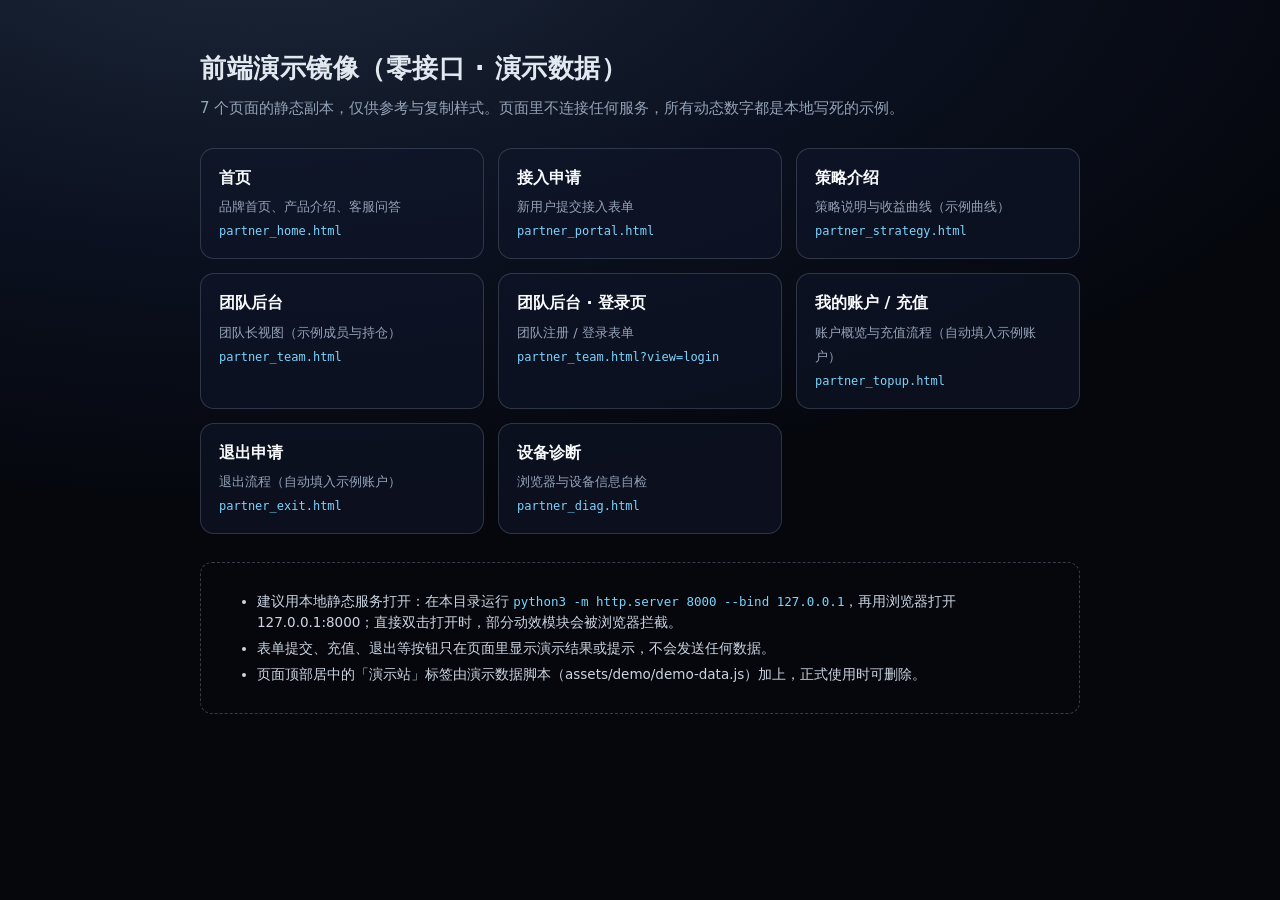
<file: index.html>
<!doctype html>
<html lang="zh-CN">
<head>
<meta charset="utf-8">
<meta name="viewport" content="width=device-width,initial-scale=1">
<meta name="robots" content="noindex,nofollow">
<title>前端演示镜像 · 零接口</title>
<link rel="icon" href="./assets/maris-icon-180.png">
<style>
:root{color-scheme:dark}
*{box-sizing:border-box}
body{margin:0;min-height:100vh;background:radial-gradient(1200px 600px at 20% -10%,#1e293b 0%,#0b1120 55%,#05070d 100%);color:#e2e8f0;font:15px/1.6 system-ui,-apple-system,"PingFang SC","Microsoft YaHei",sans-serif}
main{max-width:920px;margin:0 auto;padding:48px 20px 64px}
h1{font-size:26px;margin:0 0 6px;letter-spacing:.02em}
.lead{color:#94a3b8;margin:0 0 28px}
.grid{display:grid;grid-template-columns:repeat(auto-fill,minmax(260px,1fr));gap:14px}
a.card{display:block;text-decoration:none;color:inherit;border:1px solid rgba(148,163,184,.25);border-radius:14px;padding:16px 18px;background:rgba(15,23,42,.6);transition:border-color .2s,transform .2s}
a.card:hover{border-color:rgba(125,211,252,.7);transform:translateY(-2px)}
a.card b{display:block;font-size:16px;margin-bottom:4px;color:#f8fafc}
a.card span{color:#94a3b8;font-size:13px}
a.card code{color:#7dd3fc;font-size:12px}
.note{margin-top:28px;border:1px dashed rgba(148,163,184,.35);border-radius:12px;padding:14px 16px;color:#cbd5e1;font-size:13.5px}
.note li{margin:4px 0}
.note code{color:#7dd3fc;font-size:12.5px}
</style>
</head>
<body>
<main>
<h1>前端演示镜像（零接口 · 演示数据）</h1>
<p class="lead">7 个页面的静态副本，仅供参考与复制样式。页面里不连接任何服务，所有动态数字都是本地写死的示例。</p>
<div class="grid">
<a class="card" href="partner_home.html"><b>首页</b><span>品牌首页、产品介绍、客服问答</span><br><code>partner_home.html</code></a>
<a class="card" href="partner_portal.html"><b>接入申请</b><span>新用户提交接入表单</span><br><code>partner_portal.html</code></a>
<a class="card" href="partner_strategy.html"><b>策略介绍</b><span>策略说明与收益曲线（示例曲线）</span><br><code>partner_strategy.html</code></a>
<a class="card" href="partner_team.html"><b>团队后台</b><span>团队长视图（示例成员与持仓）</span><br><code>partner_team.html</code></a>
<a class="card" href="partner_team.html?view=login"><b>团队后台 · 登录页</b><span>团队注册 / 登录表单</span><br><code>partner_team.html?view=login</code></a>
<a class="card" href="partner_topup.html"><b>我的账户 / 充值</b><span>账户概览与充值流程（自动填入示例账户）</span><br><code>partner_topup.html</code></a>
<a class="card" href="partner_exit.html"><b>退出申请</b><span>退出流程（自动填入示例账户）</span><br><code>partner_exit.html</code></a>
<a class="card" href="partner_diag.html"><b>设备诊断</b><span>浏览器与设备信息自检</span><br><code>partner_diag.html</code></a>
</div>
<div class="note">
<ul>
<li>建议用本地静态服务打开：在本目录运行 <code>python3 -m http.server 8000 --bind 127.0.0.1</code>，再用浏览器打开 127.0.0.1:8000；直接双击打开时，部分动效模块会被浏览器拦截。</li>
<li>表单提交、充值、退出等按钮只在页面里显示演示结果或提示，不会发送任何数据。</li>
<li>页面顶部居中的「演示站」标签由演示数据脚本（assets/demo/demo-data.js）加上，正式使用时可删除。</li>
</ul>
</div>
</main>
</body>
</html>
</file>
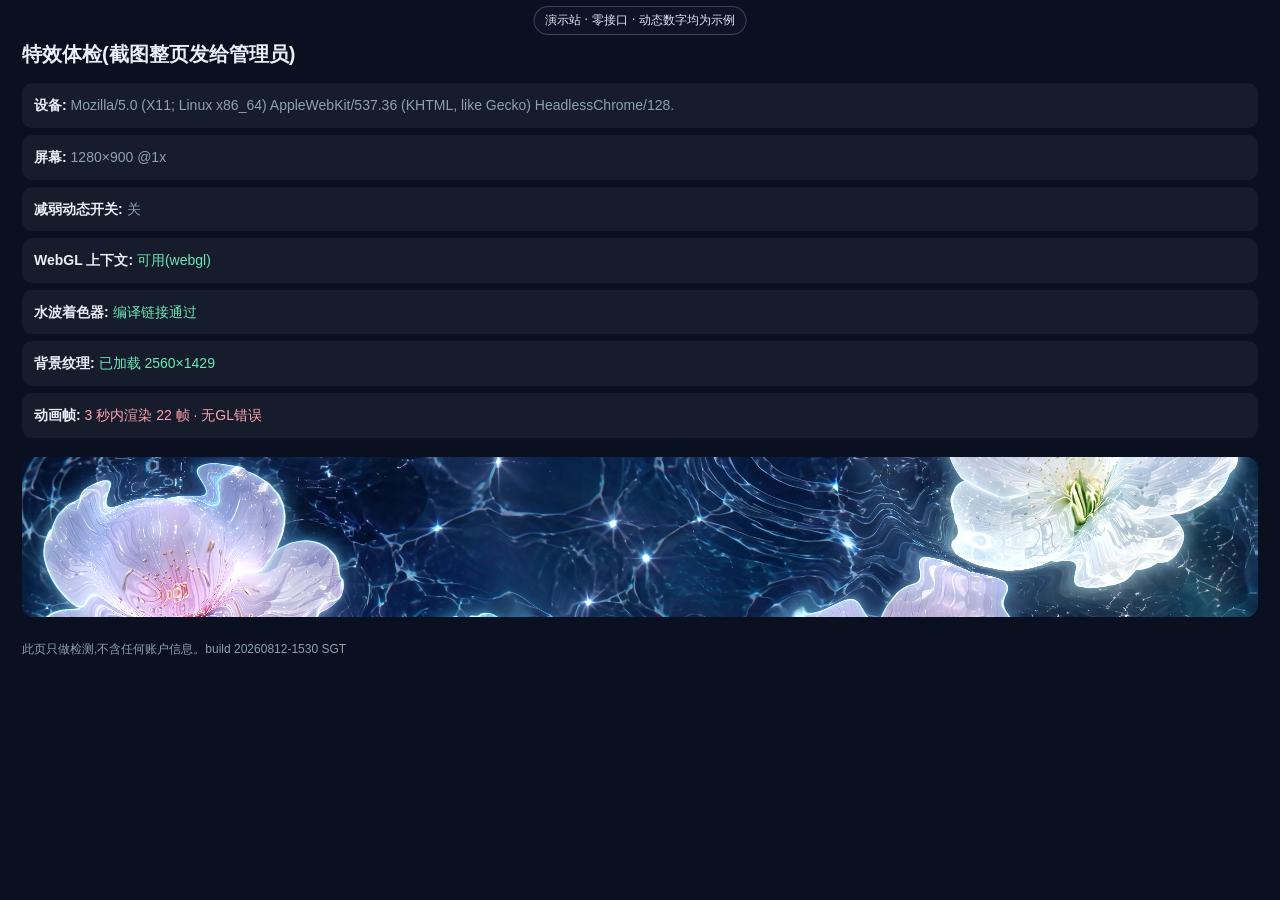
<file: partner_diag.html>
<!DOCTYPE html>
<html lang="zh-CN">
<head><script src="./assets/demo/demo-data.js"></script>
<meta charset="utf-8">
<meta name="viewport" content="width=device-width,initial-scale=1">
<meta name="robots" content="noindex,nofollow">
<title>Maris · 特效体检</title>
<style>
body{background:#0a1020;color:#e8eef6;font:15px/1.9 -apple-system,BlinkMacSystemFont,"PingFang SC",sans-serif;padding:22px;margin:0}
h1{font-size:20px;margin-bottom:10px}
.row{padding:9px 12px;border-radius:10px;background:rgba(255,255,255,.05);margin:7px 0;font-size:14px;word-break:break-all}
.ok{color:#6ee7b7}.bad{color:#fda4af}.dim{color:#8ea0b5}
canvas{width:100%;height:160px;border-radius:12px;margin-top:12px;background:#000 url(./assets/partner-assets/bg.jpg) center/cover}
.note{font-size:12px;color:#8ea0b5;margin-top:12px}
</style>
</head>
<body>
<h1>特效体检(截图整页发给管理员)</h1>
<div id="out"></div>
<canvas id="water"></canvas>
<div class="note">此页只做检测,不含任何账户信息。build 20260812-1530 SGT</div>
<script>
var O=document.getElementById('out');
function row(k,v,cls){var d=document.createElement('div');d.className='row';d.innerHTML='<b>'+k+':</b> <span class="'+(cls||'dim')+'">'+v+'</span>';O.appendChild(d);return d}
row('设备',navigator.userAgent.slice(0,90));
row('屏幕',innerWidth+'×'+innerHeight+' @'+(devicePixelRatio||1)+'x');
try{row('减弱动态开关',matchMedia('(prefers-reduced-motion: reduce)').matches?'开':'关')}catch(e){row('减弱动态开关','查询失败','bad')}
var cv=document.getElementById('water');
var gl=null,ctxKind='无';
try{gl=cv.getContext('webgl',{alpha:false});if(gl)ctxKind='webgl'}catch(e){}
if(!gl){try{gl=cv.getContext('experimental-webgl',{alpha:false});if(gl)ctxKind='experimental-webgl'}catch(e){}}
row('WebGL 上下文',gl?('可用('+ctxKind+')'):'不可用 → 走备用动画路径',gl?'ok':'bad');
if(gl){
  var MAXD=24;
  var VERT='attribute vec2 aPos;varying vec2 vUv;void main(){vUv=aPos*0.5+0.5;gl_Position=vec4(aPos,0.,1.);}';
  var FRAG='precision mediump float;varying vec2 vUv;uniform sampler2D uTex;uniform vec2 uRes;uniform vec2 uCover;uniform float uTime;uniform float uCount;uniform vec4 uDrops['+MAXD+'];'+
  'void main(){vec2 px=vUv*uRes;vec2 off=vec2(0.);float glow=0.;'+
  'for(int i=0;i<'+MAXD+';i++){vec4 d=uDrops[i];float age=uTime-d.z;'+
  'float on=step(float(i)+0.5,uCount)*step(0.,age)*(1.-step(4.5,age))*step(.001,d.w);'+
  'vec2 v=px-d.xy;float r=length(v)+1e-4;float band=r-age*190.;'+
  'float w=exp(-band*band/900.)*exp(-age*.9)*d.w*on;'+
  'off+=(v/r)*sin(band*.11)*w*13.;glow+=w*.8*exp(-r*.0018);}'+
  'vec2 uv=(vUv-.5)*uCover+.5+off/uRes;'+
  'vec3 c=texture2D(uTex,uv).rgb;c+=vec3(.75,.95,1.05)*glow*.3;'+
  'gl_FragColor=vec4(c,1.);}';
  function sh(t,s){var o=gl.createShader(t);gl.shaderSource(o,s);gl.compileShader(o);
    if(!gl.getShaderParameter(o,gl.COMPILE_STATUS))throw new Error(gl.getShaderInfoLog(o)||'compile fail');return o}
  var okShader=true,pr,U={};
  try{
    pr=gl.createProgram();gl.attachShader(pr,sh(gl.VERTEX_SHADER,VERT));gl.attachShader(pr,sh(gl.FRAGMENT_SHADER,FRAG));
    gl.linkProgram(pr);
    if(!gl.getProgramParameter(pr,gl.LINK_STATUS))throw new Error(gl.getProgramInfoLog(pr)||'link fail');
    gl.useProgram(pr);
    row('水波着色器','编译链接通过','ok');
    var buf=gl.createBuffer();gl.bindBuffer(gl.ARRAY_BUFFER,buf);gl.bufferData(gl.ARRAY_BUFFER,new Float32Array([-1,-1,3,-1,-1,3]),gl.STATIC_DRAW);
    var aPos=gl.getAttribLocation(pr,'aPos');gl.enableVertexAttribArray(aPos);gl.vertexAttribPointer(aPos,2,gl.FLOAT,false,0,0);
    ['uTex','uRes','uCover','uTime','uCount','uDrops'].forEach(function(n){U[n]=gl.getUniformLocation(pr,n)});
  }catch(e){okShader=false;row('水波着色器','失败: '+String(e.message||e).slice(0,120),'bad')}
  if(okShader){
    var texRow=row('背景纹理','加载中…');
    var frameRow=row('动画帧','统计中…');
    var tex=gl.createTexture(),texW=1,texH=1,ready=false;
    var img=new Image();img.crossOrigin='anonymous';
    img.onload=function(){texW=img.width;texH=img.height;gl.bindTexture(gl.TEXTURE_2D,tex);
      gl.pixelStorei(gl.UNPACK_FLIP_Y_WEBGL,1);
      gl.texImage2D(gl.TEXTURE_2D,0,gl.RGB,gl.RGB,gl.UNSIGNED_BYTE,img);
      gl.texParameteri(gl.TEXTURE_2D,gl.TEXTURE_MIN_FILTER,gl.LINEAR);gl.texParameteri(gl.TEXTURE_2D,gl.TEXTURE_MAG_FILTER,gl.LINEAR);
      gl.texParameteri(gl.TEXTURE_2D,gl.TEXTURE_WRAP_S,gl.CLAMP_TO_EDGE);gl.texParameteri(gl.TEXTURE_2D,gl.TEXTURE_WRAP_T,gl.CLAMP_TO_EDGE);
      ready=true;texRow.innerHTML='<b>背景纹理:</b> <span class="ok">已加载 '+texW+'×'+texH+'</span>'};
    img.onerror=function(){texRow.innerHTML='<b>背景纹理:</b> <span class="bad">加载失败</span>'};
    img.src='./assets/partner-assets/bg.jpg';
    var d=Math.min(devicePixelRatio||1,2);cv.width=cv.clientWidth*d;cv.height=160*d;gl.viewport(0,0,cv.width,cv.height);
    var drops=[],t0=performance.now(),frames=0,firstErr=null;
    function now(){return (performance.now()-t0)/1000}
    setInterval(function(){drops.push({x:Math.random()*cv.width,y:Math.random()*cv.height,t:now(),a:.9});if(drops.length>MAXD)drops.shift()},400);
    (function loop(){requestAnimationFrame(loop);if(!ready)return;frames++;
      var cw=cv.width/cv.height,tw=texW/texH,cover=cw>tw?[1,tw/cw]:[cw/tw,1];
      gl.uniform1i(U.uTex,0);gl.uniform2f(U.uRes,cv.width,cv.height);gl.uniform2f(U.uCover,cover[0],cover[1]);
      gl.uniform1f(U.uTime,now());
      var t=now();drops=drops.filter(function(x){return t-x.t<4.5});
      gl.uniform1f(U.uCount,drops.length);
      var arr=new Float32Array(MAXD*4);
      drops.forEach(function(x,i){arr[i*4]=x.x;arr[i*4+1]=x.y;arr[i*4+2]=x.t;arr[i*4+3]=x.a});
      gl.uniform4fv(U.uDrops,arr);
      gl.drawArrays(gl.TRIANGLES,0,3);
      if(firstErr===null){firstErr=gl.getError()}})();
    setTimeout(function(){
      frameRow.innerHTML='<b>动画帧:</b> <span class="'+(frames>30?'ok':'bad')+'">3 秒内渲染 '+frames+' 帧'+(firstErr?' · GL错误码 '+firstErr:' · 无GL错误')+'</span>'+(frames>30?' <span class="ok">→ 下方小窗应有水波</span>':'');
    },3000);
  }
}
</script>
</body>
</html>
</file>
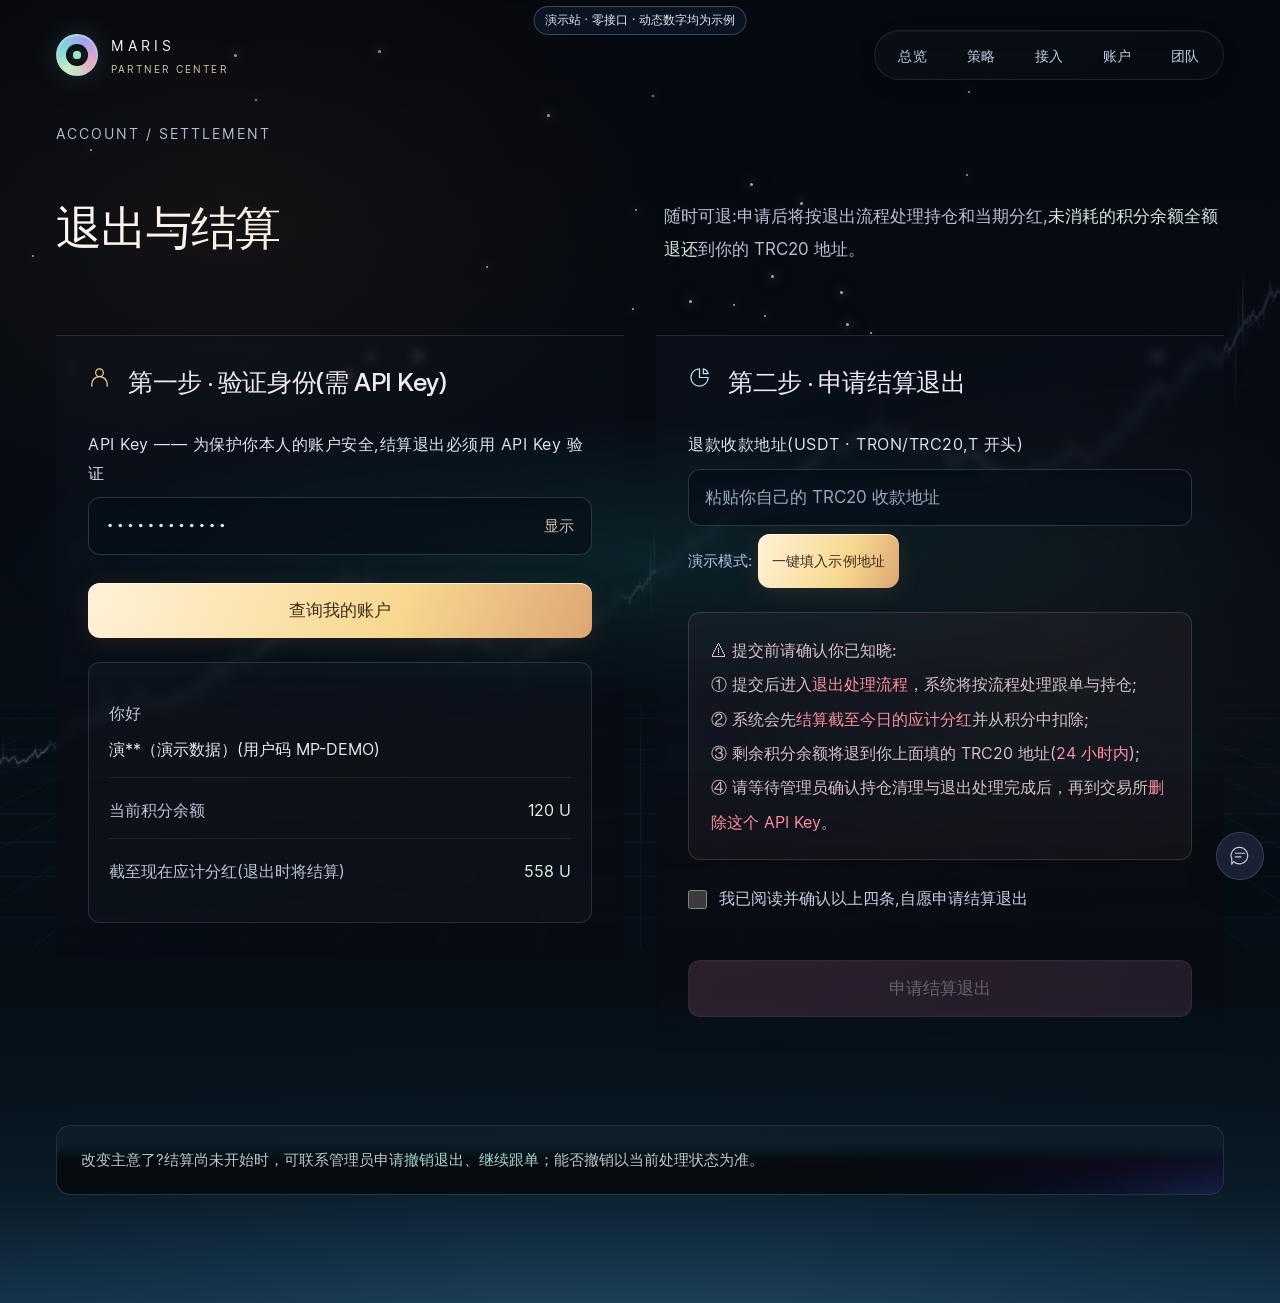
<file: partner_exit.html>
<!DOCTYPE html>
<html lang="zh-CN">
<head><script src="./assets/demo/demo-data.js"></script>
<meta charset="utf-8">
<meta name="viewport" content="width=device-width,initial-scale=1">
<meta name="robots" content="noindex,nofollow">
<title>Maris · 退出与结算</title>
<style>
:root{--tx:#eef2f7;--dim:#b0c0d4;--faint:#8b9cb2;--acc:#5eead4;--acc2:#7dd3fc;--warn:#fda4af;--ok:#6ee7b7;--gold:#fcd34d;
--glass1:rgba(20,30,52,.42);--glass2:rgba(12,18,32,.32);--bd:rgba(126,176,238,.22)}
*{box-sizing:border-box;margin:0;padding:0;-webkit-tap-highlight-color:transparent}
body{background:linear-gradient(180deg,#05070d 0%,#081019 55%,#04121a 100%);color:var(--tx);font:15px/1.75 -apple-system,BlinkMacSystemFont,"SF Pro Text","PingFang SC","Noto Sans SC",sans-serif;min-height:100vh;overflow-x:hidden}
#water{display:none} 
.scrim{position:fixed;top:-12%;left:0;right:0;bottom:-12%;z-index:-2;background:linear-gradient(180deg,rgba(7,11,18,.46) 0%,rgba(7,11,18,.34) 40%,rgba(7,11,18,.56) 100%)}
.wrap{max-width:660px;margin:0 auto;padding:40px 18px 90px}
.crest{display:flex;align-items:center;gap:12px;margin-bottom:26px}
.logo{width:42px;height:42px;border-radius:12px;background:linear-gradient(135deg,#5eead4,#2c8fa3 60%,#1e5a8a);box-shadow:0 8px 24px rgba(94,234,212,.22),inset 0 1px 0 rgba(255,255,255,.35);display:flex;align-items:center;justify-content:center;font-weight:800;color:#04211d;font-size:21px}
.t1{font-weight:800;letter-spacing:2.5px;font-size:15px}
.t2{font-size:10.5px;color:var(--faint);letter-spacing:2px}
h1{font-size:30px;font-weight:800;letter-spacing:-.4px;line-height:1.3;margin-bottom:8px}
.lead{color:var(--dim);font-size:14px;margin-bottom:24px;max-width:560px}
.glass{background:linear-gradient(165deg,var(--glass1),var(--glass2));backdrop-filter:blur(26px) saturate(1.5);-webkit-backdrop-filter:blur(26px) saturate(1.5);border:1px solid var(--bd);border-radius:20px;box-shadow:0 18px 50px rgba(2,6,14,.5),inset 0 1px 0 rgba(255,255,255,.07)}
.card{padding:24px 22px;margin-bottom:16px}
.ct{font-size:14px;font-weight:700;letter-spacing:.5px;display:flex;align-items:center;gap:9px;margin-bottom:14px}
.ct .dot{width:7px;height:7px;border-radius:50%;background:var(--acc);box-shadow:0 0 12px var(--acc)}
label{display:block;font-size:12px;color:var(--faint);margin:12px 0 6px;letter-spacing:.5px}
input[type=text]{width:100%;padding:13px 15px;border:1px solid var(--bd);border-radius:13px;background:rgba(8,14,24,.55);color:var(--tx);font-size:15px}
input[type=text]:focus{outline:none;border-color:rgba(94,234,212,.6);box-shadow:0 0 0 3px rgba(94,234,212,.12)}
.btn{width:100%;padding:14px;border:none;border-radius:13px;background:linear-gradient(135deg,#5eead4,#38b2a4 65%,#2c8fa3);color:#03211d;font-weight:700;font-size:15px;letter-spacing:1px;cursor:pointer;box-shadow:0 10px 30px rgba(94,234,212,.25);margin-top:14px}
.btn:disabled{opacity:.4;cursor:default}
.btn.red{background:linear-gradient(135deg,#fda4af,#e3697a 65%,#c94d61);color:#31060d;box-shadow:0 10px 30px rgba(253,164,175,.25)}
.acct{display:none;margin-top:14px;padding:14px 16px;border-radius:13px;background:rgba(94,234,212,.07);border:1px solid rgba(94,234,212,.3)}
.acct .ar{display:flex;justify-content:space-between;align-items:baseline;margin:6px 0;font-size:13.5px;color:var(--dim)}
.acct .ar b{color:var(--tx);font-variant-numeric:tabular-nums}
.err{color:var(--warn);font-size:13px;margin-top:10px;display:none}
.bigwarn{margin-top:14px;padding:14px 16px;border-radius:13px;border:1.5px solid rgba(253,164,175,.65);background:rgba(253,164,175,.12);color:#ffd9de;font-size:13.5px;line-height:1.9}
.bigwarn b{color:#ff8fa0}
.agree{display:flex;gap:10px;align-items:flex-start;margin-top:14px;font-size:13.5px;color:var(--dim)}
.agree input{width:18px;height:18px;margin-top:3px}
.result{display:none;margin-top:16px;text-align:center;padding:24px 18px;border-radius:16px;border:1px solid rgba(110,231,183,.45);background:rgba(110,231,183,.08)}
.result .bigok{width:54px;height:54px;margin:0 auto 10px;border-radius:50%;background:rgba(110,231,183,.15);border:1px solid rgba(110,231,183,.6);display:flex;align-items:center;justify-content:center;font-size:26px;color:var(--ok)}
.result .rt{font-size:16px;font-weight:800;color:var(--ok);margin-bottom:12px}
.result .rl{font-size:13.5px;color:var(--dim);margin:6px 0}
.result .rl b{color:var(--tx);font-size:16px}
.result .rnote{font-size:12px;color:var(--faint);margin-top:12px;line-height:1.9;text-align:left}
.fine{font-size:12px;color:var(--faint);margin-top:12px;line-height:1.8}
@media(max-width:430px){h1{font-size:26px}.card{padding:20px 17px}}
.waterfx{position:fixed;top:0;left:0;right:0;bottom:0;z-index:-2;pointer-events:none;display:none;overflow:hidden}
.waterfx.on{display:none}
.waterfx i{position:absolute;display:block;border-radius:50%;border:1px solid rgba(150,210,255,.32);box-shadow:inset 0 0 18px rgba(120,200,255,.16);opacity:0;animation:wfx 4.6s linear infinite}
.waterfx i:nth-child(1){left:16%;top:24%;width:30vmin;height:30vmin}
.waterfx i:nth-child(2){left:58%;top:50%;width:38vmin;height:38vmin;animation-delay:1.5s}
.waterfx i:nth-child(3){left:32%;top:70%;width:24vmin;height:24vmin;animation-delay:3s}
@keyframes wfx{0%{transform:scale(.12);opacity:0}12%{opacity:.5}100%{transform:scale(1);opacity:0}}
@media (orientation: portrait) and (max-width: 820px){body{background-image:linear-gradient(180deg,#05070d 0%,#081019 55%,#04121a 100%)}}
.xbtn{position:fixed;top:16px;right:16px;z-index:40;width:38px;height:38px;border-radius:50%;background:rgba(12,18,32,.55);backdrop-filter:blur(10px);-webkit-backdrop-filter:blur(10px);border:1px solid var(--bd);color:var(--dim);display:flex;align-items:center;justify-content:center;font-size:16px;text-decoration:none;font-weight:600}
.xbtn:active{background:rgba(94,234,212,.15);color:var(--acc)}


#bgGlow{position:fixed;inset:0;z-index:-4;pointer-events:none;background:radial-gradient(70% 22% at 50% 62%,rgba(46,229,220,.18),transparent 72%)}
#bgHorizon{position:fixed;left:-30%;right:-30%;bottom:-12%;height:52%;z-index:-3;pointer-events:none;background-image:linear-gradient(rgba(46,229,220,.16) 1.5px,transparent 1.5px),linear-gradient(90deg,rgba(46,229,220,.16) 1.5px,transparent 1.5px);background-size:64px 44px;transform:perspective(560px) rotateX(62deg);-webkit-mask-image:linear-gradient(180deg,transparent 0%,#000 42%,rgba(0,0,0,.5) 100%);mask-image:linear-gradient(180deg,transparent 0%,#000 42%,rgba(0,0,0,.5) 100%)}
.bgStar{position:fixed;z-index:-3;border-radius:50%;background:#fff;pointer-events:none;box-shadow:0 0 10px rgba(255,255,255,1),0 0 26px rgba(160,230,255,.55);animation:bgTwinkle 2.4s ease-in-out infinite,bgDrift 9s ease-in-out infinite alternate}
@keyframes bgTwinkle{0%,100%{opacity:.04;transform:scale(.45)}45%,55%{opacity:1;transform:scale(1.35)}}
@keyframes bgDrift{0%{translate:0 0}100%{translate:0 14px}}
.bgComet{position:fixed;z-index:-3;width:120px;height:2px;pointer-events:none;background:linear-gradient(90deg,rgba(255,255,255,0),rgba(255,255,255,.85));border-radius:2px;opacity:0;transform:rotate(-32deg);animation:bgComet 14s linear infinite}
.bgComet.c2{animation-delay:7.3s;animation-duration:17s}
@keyframes bgComet{0%,86%{opacity:0;transform:rotate(-32deg) translateX(0)}88%{opacity:.95}100%{opacity:0;transform:rotate(-32deg) translateX(52vw)}}
@media (prefers-reduced-motion:reduce){.bgStar,.bgComet{animation:none;opacity:.3}}


.glass{background:linear-gradient(165deg,rgba(15,22,34,.44),rgba(10,16,26,.36))!important}
.st{background:rgba(11,17,29,.42)!important}
.navcard{background:linear-gradient(165deg,rgba(15,22,34,.5),rgba(10,16,26,.4))!important}
.urow,.card{background:rgba(12,18,28,.38)!important}
</style>
<style>
#csFab{position:fixed;right:16px;bottom:20px;z-index:60;width:54px;height:54px;border-radius:50%;background:linear-gradient(135deg,#5eead4,#2c8fa3 60%,#1e5a8a);box-shadow:0 12px 30px rgba(94,234,212,.35),inset 0 1px 0 rgba(255,255,255,.35);display:flex;align-items:center;justify-content:center;font-size:24px;cursor:pointer;border:0}
#csPanel{position:fixed;right:12px;bottom:84px;z-index:61;width:min(340px,92vw);max-height:64vh;display:none;flex-direction:column;border-radius:18px;background:linear-gradient(165deg,rgba(20,30,52,.92),rgba(12,18,32,.9));backdrop-filter:blur(26px) saturate(1.5);-webkit-backdrop-filter:blur(26px) saturate(1.5);border:1px solid var(--bd-hi);box-shadow:0 24px 70px rgba(2,6,14,.7)}
#csPanel.on{display:flex}
.csHd{display:flex;align-items:center;justify-content:space-between;padding:13px 16px;border-bottom:1px solid var(--bd)}
.csHd b{font-size:14.5px;letter-spacing:.5px}.csHd span{font-size:11px;color:var(--faint)}
.csHd .x{cursor:pointer;color:var(--faint);font-size:15px;padding:2px 6px}
#csMsgs{flex:1;overflow-y:auto;padding:12px 14px;display:flex;flex-direction:column;gap:9px;min-height:140px}
.csB{max-width:86%;padding:9px 13px;border-radius:13px;font-size:13px;line-height:1.7;white-space:pre-wrap;word-break:break-word}
.csB.ai{align-self:flex-start;background:rgba(126,176,238,.12);border:1px solid rgba(126,176,238,.22);color:var(--tx)}
.csB.me{align-self:flex-end;background:rgba(94,234,212,.14);border:1px solid rgba(94,234,212,.3);color:#d9fff6}
.csChips{display:flex;gap:7px;flex-wrap:wrap;padding:4px 14px 10px}
.csChips span{font-size:11.5px;color:var(--acc);border:1px solid rgba(94,234,212,.35);border-radius:999px;padding:5px 11px;cursor:pointer;background:rgba(94,234,212,.06)}
.csIn{display:flex;gap:8px;padding:10px 12px;border-top:1px solid var(--bd)}
.csIn input{flex:1;background:rgba(7,11,18,.5);border:1px solid var(--bd);border-radius:11px;color:var(--tx);font-size:13px;padding:10px 12px;outline:none}
.csIn button{border:0;border-radius:11px;background:rgba(94,234,212,.16);color:var(--acc);font-size:13px;font-weight:700;padding:0 16px;cursor:pointer}
</style>
<link rel="icon" href="./assets/partner-release-123/favicon.svg"><link rel="stylesheet" href="./assets/partner-release-123/family.css"><link rel="stylesheet" href="./assets/partner-release-123/harbor.css"><link rel="stylesheet" href="./assets/partner-release-123/orbit-icons.css"><link rel="preload" as="image" href="./assets/partner-release-123/orbit-arrow.webp"><link rel="stylesheet" href="./assets/partner-release-123/panel-ambient.css"><link rel="stylesheet" href="./assets/partner-release-123/agent-art.css"><link rel="stylesheet" href="./assets/input-release-132/suite-polish.css" data-suite-polish><link rel="stylesheet" href="./assets/partner-release-123/scrollbars.css" data-maris-scrollbars><link rel="stylesheet" href="./assets/input-release-132/input-compat.css" data-input-compat></head>
<body class="family-page family-exit">
<div id="bgGlow"></div><div id="bgHorizon"></div><div id="marketBackdrop" aria-hidden="true"><picture><source media="(orientation: portrait)" srcset="./assets/partner-release-123/market-trace-portrait.png"><img class="market-trace-layer" src="./assets/partner-release-123/market-trace-desktop.png" alt="" decoding="async" draggable="false"></picture><canvas id="marketTraceMotion"></canvas></div><span class="bgStar" style="left:62.5%;top:22.4%;width:3px;height:3px;animation-delay:0.5s,0.8s;animation-duration:3.2s,9.3s"></span><span class="bgStar" style="left:61.1%;top:23.4%;width:2px;height:2px;animation-delay:0.9s,1.5s;animation-duration:2.9s,14.3s"></span><span class="bgStar" style="left:58.6%;top:20.3%;width:3px;height:3px;animation-delay:1.1s,1.9s;animation-duration:4.3s,10.1s"></span><span class="bgStar" style="left:15.3%;top:23.8%;width:4px;height:4px;animation-delay:1.7s,2.9s;animation-duration:3.4s,14.9s"></span><span class="bgStar" style="left:68.0%;top:36.9%;width:2px;height:2px;animation-delay:2.2s,3.7s;animation-duration:3.6s,9.4s"></span><span class="bgStar" style="left:29.5%;top:5.6%;width:3px;height:3px;animation-delay:1.2s,2.0s;animation-duration:3.7s,10.4s"></span><span class="bgStar" style="left:59.7%;top:35.0%;width:2px;height:2px;animation-delay:2.8s,4.8s;animation-duration:4.0s,12.1s"></span><span class="bgStar" style="left:53.8%;top:33.3%;width:3px;height:3px;animation-delay:2.1s,3.6s;animation-duration:4.3s,11.8s"></span><span class="bgStar" style="left:38.0%;top:29.6%;width:2px;height:2px;animation-delay:1.6s,2.7s;animation-duration:2.9s,11.0s"></span><span class="bgStar" style="left:2.5%;top:28.3%;width:2px;height:2px;animation-delay:2.8s,4.8s;animation-duration:3.3s,10.6s"></span><span class="bgStar" style="left:42.7%;top:12.7%;width:3px;height:3px;animation-delay:2.2s,3.7s;animation-duration:3.3s,12.8s"></span><span class="bgStar" style="left:75.6%;top:10.1%;width:2px;height:2px;animation-delay:1.4s,2.4s;animation-duration:2.9s,11.2s"></span><span class="bgStar" style="left:57.3%;top:33.8%;width:2px;height:2px;animation-delay:3.1s,5.3s;animation-duration:3.5s,13.9s"></span><span class="bgStar" style="left:19.9%;top:11.0%;width:2px;height:2px;animation-delay:1.1s,1.9s;animation-duration:3.7s,14.2s"></span><span class="bgStar" style="left:50.9%;top:10.6%;width:2px;height:2px;animation-delay:1.6s,2.7s;animation-duration:3.0s,14.4s"></span><span class="bgStar" style="left:32.5%;top:39.3%;width:4px;height:4px;animation-delay:0.3s,0.5s;animation-duration:3.3s,12.0s"></span><span class="bgStar" style="left:28.8%;top:39.5%;width:3px;height:3px;animation-delay:1.2s,2.0s;animation-duration:2.6s,12.2s"></span><span class="bgStar" style="left:53.0%;top:23.0%;width:2px;height:2px;animation-delay:2.0s,3.4s;animation-duration:4.6s,13.0s"></span><span class="bgStar" style="left:90.2%;top:39.4%;width:4px;height:4px;animation-delay:1.7s,2.9s;animation-duration:3.9s,9.9s"></span><span class="bgStar" style="left:49.4%;top:34.2%;width:2px;height:2px;animation-delay:2.8s,4.8s;animation-duration:3.8s,11.9s"></span><span class="bgStar" style="left:18.3%;top:6.0%;width:3px;height:3px;animation-delay:1.4s,2.4s;animation-duration:3.7s,10.3s"></span><span class="bgStar" style="left:49.6%;top:23.2%;width:2px;height:2px;animation-delay:3.1s,5.3s;animation-duration:2.9s,11.8s"></span><span class="bgStar" style="left:60.2%;top:30.5%;width:3px;height:3px;animation-delay:3.4s,5.8s;animation-duration:4.0s,10.2s"></span><span class="bgStar" style="left:65.6%;top:32.3%;width:3px;height:3px;animation-delay:0.8s,1.4s;animation-duration:3.1s,13.8s"></span><span class="bgStar" style="left:75.5%;top:19.3%;width:2px;height:2px;animation-delay:0.8s,1.4s;animation-duration:2.7s,12.5s"></span><span class="bgStar" style="left:66.1%;top:35.9%;width:3px;height:3px;animation-delay:3.4s,5.8s;animation-duration:3.9s,12.8s"></span><span class="bgStar" style="left:5.5%;top:40.8%;width:2px;height:2px;animation-delay:1.3s,2.2s;animation-duration:2.8s,13.4s"></span><span class="bgStar" style="left:27.1%;top:41.5%;width:4px;height:4px;animation-delay:3.0s,5.1s;animation-duration:2.6s,12.4s"></span><span class="bgStar" style="left:13.3%;top:25.6%;width:2px;height:2px;animation-delay:2.0s,3.4s;animation-duration:4.2s,12.2s"></span><span class="bgStar" style="left:7.0%;top:16.6%;width:2px;height:2px;animation-delay:3.1s,5.3s;animation-duration:4.3s,9.8s"></span><span class="bgComet" style="top:78%;left:2%"></span><span class="bgComet c2" style="top:64%;left:18%"></span><span class="bgComet c3" style="top:86%;left:38%"></span><span class="bgComet c4" style="top:70%;left:55%"></span><span class="bgComet c5" style="top:82%;left:72%"></span>
<canvas id="water" aria-hidden="true"></canvas>
<div class="waterfx" id="waterfx" aria-hidden="true"><i></i><i></i><i></i></div>
<div class="scrim" aria-hidden="true"></div>
<a class="xbtn" href="partner_home.html" aria-label="返回首页">✕</a>
<div class="wrap">
  <div class="crest"><a class="family-brand" href="partner_home.html" aria-label="Maris 合作伙伴中心"><span class="family-mark" aria-hidden="true"></span><span><b>MARIS</b><small>PARTNER CENTER</small></span></a><nav class="family-nav" aria-label="合作伙伴导航"><a href="partner_home.html">总览</a><a href="partner_strategy.html">策略</a><a href="partner_portal.html">接入</a><a href="partner_topup.html">账户</a><a href="partner_team.html">团队</a></nav></div>
  <section class="family-page-heading"><span class="family-eyebrow">ACCOUNT / SETTLEMENT</span><h1>退出与结算</h1>
  <div style="margin:0 0 22px;padding:14px 16px 14px 18px;border-radius:13px;border:1px solid rgba(110,231,183,.5);border-left:4px solid rgba(110,231,183,.85);background:rgba(110,231,183,.08);color:#c9f2df;font-size:14px;line-height:1.9;font-weight:600">🕊️ 随时可退:申请后将按退出流程处理持仓和当期分红,<b style="color:var(--ok)">未消耗的积分余额全额退还</b>到你的 TRC20 地址。</div>

  </section><div class="family-content" id="partnerDirectory"><div class="card glass">
    <div class="ct"><span class="dot"></span>第一步 · 验证身份(需 API Key)</div>
    <label>API Key —— 为保护你本人的账户安全,结算退出必须用 API Key 验证</label>
    <input type="text" data-concealed="true" data-maris-secret="true" inputmode="text" id="q" autocomplete="off" spellcheck="false" placeholder="粘贴你提交接入时用的 API Key" onkeydown="if(event.key==='Enter')who()">
    <button class="btn" id="wbtn" onclick="who()">查询我的账户</button>
    <div class="acct" id="acct"></div>
    <div class="err" id="werr"></div>
  </div>

  <div class="card glass" id="exitCard" style="display:none">
    <div class="ct"><span class="dot" style="background:var(--warn);box-shadow:0 0 12px var(--warn)"></span>第二步 · 申请结算退出</div>
    <label>退款收款地址(USDT · TRON/TRC20,T 开头)</label>
    <input type="text" id="raddr" autocomplete="off" spellcheck="false" placeholder="粘贴你自己的 TRC20 收款地址">
    <div id="demohint" style="display:none;margin-top:8px;font-size:14px;color:var(--acc2)">演示模式:<button type="button" class="btn" style="width:auto;display:inline-block;padding:7px 14px;font-size:14px;margin:0 0 0 6px" onclick="document.getElementById('raddr').value='TTestDemo0000000000000000000000000'">一键填入示例地址</button></div>
    <div class="bigwarn">⚠️ 提交前请确认你已知晓:<br>
      ① 提交后进入<b>退出处理流程</b>，系统将按流程处理跟单与持仓;<br>
      ② 系统会先<b>结算截至今日的应计分红</b>并从积分中扣除;<br>
      ③ 剩余积分余额将退到你上面填的 TRC20 地址(<b>24 小时内</b>);<br>
      ④ 请等待管理员确认持仓清理与退出处理完成后，再到交易所<b>删除这个 API Key</b>。</div>
    <div class="agree"><input type="checkbox" id="agree" onchange="document.getElementById('ebtn').disabled=!this.checked"><span>我已阅读并确认以上四条,自愿申请结算退出</span></div>
    <button class="btn red" id="ebtn" disabled onclick="doExit()">申请结算退出</button>
    <div class="err" id="eerr"></div>
    <div class="result" id="res">
      <div class="bigok">✓</div>
      <div class="rt">退出申请已受理 · 跟单已停止</div>
      <div class="rl">本次结算扣除分红 <b id="rShare">—</b></div>
      <div class="rl">应退积分余额 <b id="rRefund">—</b></div>
      <div class="rl" id="rArr" style="display:none;color:var(--warn)"></div>
      <div class="rnote">· 退款将在 <b style="color:var(--dim)">24 小时内</b>转到你填写的 TRC20 地址;<br>· 现在请到交易所把这个 API Key 删除;<br>· 有任何疑问,联系接入时对接你的管理员。</div>
    </div>
    <div class="result" id="resManual">
      <div class="rt">退出申请已收到 · 待人工确认</div>
      <div class="rnote" id="rManualMsg"></div>
      <div class="rnote">· 现在<b style="color:var(--dim)">还没有开始结算</b>,跟单与退款都要等人工确认之后才会处理;<br>· 确认完成前请不要删除交易所里的 API Key。</div>
    </div>
  </div>
  <div style="margin-top:14px;padding:14px 16px;border-radius:13px;border:1px solid rgba(94,234,212,.5);background:rgba(94,234,212,.09);color:#bfeee6;font-size:14px;line-height:1.85;font-weight:600">💚 改变主意了?结算尚未开始时，可联系管理员申请<b style="color:var(--acc)">撤销退出、继续跟单</b>；能否撤销以当前处理状态为准。</div>
  
</div></div>
<script>
var KEYV='',EXIT_LOOKUP=0,EXIT_CAN_SUBMIT=false;
function J(u,b){return demoGet(u,{method:'POST',headers:{'Content-Type':'application/json'},body:JSON.stringify(b)}).then(function(x){return x.json()})}
function esc(s){return String(s||'').replace(/[<>&"]/g,function(c){return {'<':'&lt;','>':'&gt;','&':'&amp;','"':'&quot;'}[c]})}
function exitFormVisible(show){
  document.querySelectorAll('#exitCard > label,#raddr,#exitCard .bigwarn,#exitCard .agree,#ebtn').forEach(function(el){el.style.display=show?'':'none'});
  if(!show)document.getElementById('demohint').style.display='none';
}
function renderExitState(d){
  EXIT_CAN_SUBMIT=false;exitFormVisible(false);
  var state=d.state||'',title='退出申请已受理 · 等待后续处理',note='申请受理不代表持仓已清理或退款已到账。请等待管理员确认处理完成后，再删除交易所 API Key。';
  if(d.demo){title='(演示)退出流程走完了 · 零真实账目';note='本次为演示回执，没有真实持仓清理、资金扣除或退款。'}
  else if(state==='requested'||d.settle_mode==='not_started'){title='退出申请已受理 · 待结算';note='系统已记录退出申请，结算和退款尚未完成。请等待持仓清理及退出处理完成的确认，再删除交易所 API Key。'}
  else if(state==='pending_refund'){title='退出结算已生成 · 待退款';note='结算结果已生成，退款尚未确认到账。请核对收款地址，并向对接管理员确认后续处理。'}
  else if(state==='closed'||state==='exited'){title='退出处理已完成';note='具体结算与退款记录请向对接管理员核对；实际到账以收款账户记录为准。'}
  document.querySelector('#res .rt').textContent=title;
  document.querySelector('#res .rnote').textContent=note;
  document.getElementById('rShare').textContent=d.settled_share==null?'待结算':d.settled_share+' U'+(d.settle_mode==='manual_needed'?'（待人工核对）':'');
  document.getElementById('rRefund').textContent=d.refund_amount==null?'待确认':d.refund_amount+' U';
  var ra=document.getElementById('rArr');ra.style.display=d.arrears>0?'block':'none';ra.textContent=d.arrears>0?'结算后尚欠 '+d.arrears+' U，请联系管理员核对。':'';
  document.getElementById('res').style.display='block';
}


var EXIT_MANUAL_DEFAULT_MSG='已收到退出申请,需人工二次确认后才会开始结算;我们会联系你本人核实。';
function renderExitManual(d){
  EXIT_CAN_SUBMIT=false;exitFormVisible(false);
  document.getElementById('res').style.display='none';
  document.getElementById('rManualMsg').textContent=(d&&typeof d.msg==='string'&&d.msg)?d.msg:EXIT_MANUAL_DEFAULT_MSG;
  document.getElementById('resManual').style.display='block';
}
function who(){
  var q=document.getElementById('q').value.trim(),serial=++EXIT_LOOKUP;
  var e=document.getElementById('werr');e.style.display='none';
  KEYV='';EXIT_CAN_SUBMIT=false;
  document.getElementById('acct').style.display='none';document.getElementById('exitCard').style.display='none';
  document.getElementById('res').style.display='none';document.getElementById('resManual').style.display='none';document.getElementById('demohint').style.display='none';document.getElementById('eerr').style.display='none';
  document.getElementById('raddr').value='';document.getElementById('agree').checked=false;document.getElementById('ebtn').disabled=true;exitFormVisible(true);
  if(!q){e.textContent='请粘贴 API Key';e.style.display='block';return}
  J('demo:s15',{q:q}).then(function(d){
    if(serial!==EXIT_LOOKUP)return;
    if(!d.ok){e.textContent=d.error==='not_found'?'没找到:请核对 API Key(区分大小写按原样粘贴)':'查询失败,稍后再试';e.style.display='block';return}
    KEYV=q;
    var a=document.getElementById('acct');
    a.innerHTML='<div class="ar"><span>你好</span><b>'+esc(d.name_mask)+'(用户码 '+esc(d.code||'—')+')</b></div>'+
      '<div class="ar"><span>当前积分余额</span><b>'+d.credit+' U</b></div>'+
      (d.accrued!=null?('<div class="ar"><span>截至现在应计分红(退出时将结算)</span><b>'+d.accrued+' U</b></div>'):'')+
      (d.arrears>0?('<div class="ar"><span>欠费</span><b style="color:var(--warn)">'+d.arrears+' U(退出前需补齐)</b></div>'):'');
    a.style.display='block';document.getElementById('exitCard').style.display='block';
    if(d.status==='exit_pending'||d.status==='exited'){renderExitState({state:d.status});return}
    EXIT_CAN_SUBMIT=true;if(d.demo)document.getElementById('demohint').style.display='block';
  }).catch(function(){if(serial!==EXIT_LOOKUP)return;e.textContent='网络异常,稍后再试';e.style.display='block'})
}
function doExit(){
  var e=document.getElementById('eerr');e.style.display='none';
  if(!EXIT_CAN_SUBMIT||!KEYV){e.textContent='请先查询并验证当前账户';e.style.display='block';return}
  if(!document.getElementById('agree').checked)return;
  var addr=document.getElementById('raddr').value.trim();
  if(!(addr.charAt(0)==='T'&&addr.length>30&&addr.length<40)){e.textContent='退款地址格式不对:必须是 T 开头的 TRC20 地址';e.style.display='block';return}
  var key=KEYV,serial=EXIT_LOOKUP,b=document.getElementById('ebtn');b.disabled=true;b.textContent='提交中 …';EXIT_CAN_SUBMIT=false;
  J('demo:s14',{q:key,refund_address:addr}).then(function(d){
    if(key!==KEYV||serial!==EXIT_LOOKUP)return;
    b.textContent='申请结算退出';
    if(!d.ok){EXIT_CAN_SUBMIT=true;b.disabled=false;var m={key_required:'为保护你本人的账户安全,结算退出必须用 API Key 验证',bad_refund_address:'退款地址格式不对(T 开头 TRC20)',not_found:'没找到账户,请核对 API Key'};e.textContent=m[d.error]||('提交失败: '+(d.hint||d.error||''));e.style.display='block';return}
    if(d.state==='awaiting_manual_confirm'){renderExitManual(d);try{document.getElementById('resManual').scrollIntoView({behavior:'smooth',block:'center'})}catch(_e){}return}
    renderExitState(d);
    try{document.getElementById('res').scrollIntoView({behavior:'smooth',block:'center'})}catch(_e){}
  }).catch(function(){if(key!==KEYV||serial!==EXIT_LOOKUP)return;EXIT_CAN_SUBMIT=true;b.disabled=false;b.textContent='申请结算退出';e.textContent='网络异常,请重试';e.style.display='block'})
}
</script>
<script>
</script>
<button id="csFab" aria-label="客服">💬</button>
<div id="csPanel">
  <div class="csHd"><div><b>Maris 助手</b> <span>· 人工 9:00–21:00 SGT</span></div><div class="x" onclick="csT()">✕</div></div>
  <div id="csMsgs"></div>
  <div class="csChips">
    <span onclick="csQ('怎么绑定 API?')">怎么绑定 API?</span>
    <span onclick="csQ('各交易所要注意什么?')">各交易所注意</span>
    <span onclick="csQ('最近收益怎么样?')">最近收益</span>
    <span onclick="csQ('转人工')">转人工</span>
  </div>
  <div class="csIn"><input id="csI" placeholder="输入问题,回车发送" onkeydown="if(event.key==='Enter')csS()"><button onclick="csS()">发送</button></div>
</div>
<script>
(function(){
var P=null;demoGet('demo:s07').then(function(x){return x.json()}).then(function(d){P=d}).catch(function(){});
var SEC=['参数','策略','仓位','杠杆','止损','止盈','选币','信号','算法','源码','代码','模型','判据','阈值','机密','怎么选','内部'];
function fmt(n){return (n>=0?'+':'')+Number(n).toFixed(1)+'%'}
function ans(q){
  q=q.toLowerCase();
  for(var i=0;i<SEC.length;i++)if(q.indexOf(SEC[i].toLowerCase())>-1)return '这部分属于策略核心,不方便展开哈～\n您点「转人工」,我请负责人来给您专业解答 😊';
  if(q.indexOf('转人工')>-1){var hh=(new Date().getUTCHours()+8)%24;return (hh>=9&&hh<21)?'已通知人工 ✓ 负责人在线(9:00–21:00 新加坡时间),请稍候,马上回复您。':'已为您留言登记 ✓\n现在是人工离线时段——每天 9:00–21:00(新加坡时间)在线,上线后第一时间回复您。着急的问题可以先问我,流程类我都能答。';}
  if(q.indexOf('币安')>-1||q.indexOf('binance')>-1||q.indexOf('bn')>-1)return '币安绑定注意:\n1️⃣ 创建 API 时只勾选「允许读取」+「允许合约交易」\n2️⃣ 千万不要勾「允许提现」(我们也不需要)\n3️⃣ 先开通合约账户再创建 API\n4️⃣ 建议同时设置 IP 白名单,更安全\n具体菜单位置以币安当前版本为准,找不到就转人工带您走。';
  if(q.indexOf('okx')>-1||q.indexOf('欧易')>-1)return 'OKX 绑定注意:\n1️⃣ 创建 V5 API,权限选「读取」+「交易」\n2️⃣ 不开提现权限\n3️⃣ 会要求设置 Passphrase(密码短语)——务必自己保存好,提交时需要\n4️⃣ 确认已开通合约交易权限\n有疑问随时转人工。';
  if(q.indexOf('bitget')>-1)return 'Bitget 绑定注意:\n1️⃣ 权限选「只读」+「合约交易」,不开提现\n2️⃣ 同样需要 Passphrase,请妥善保存\n3️⃣ 确认合约账户已开通\n遇到卡点转人工带您操作。';
  if(q.indexOf('gate')>-1||q.indexOf('芝麻')>-1)return 'Gate 绑定注意:\n1️⃣ 创建 APIKey 时勾「查询」+「合约交易」\n2️⃣ Gate 默认给的权限比较多——逐项检查,把提现类权限全部关掉\n3️⃣ 确认合约(永续)账户已开通\n不确定的地方转人工。';
  if(q.indexOf('注意')>-1||q.indexOf('交易所')>-1)return '四家交易所绑定 API 的关键提醒:\n\n🔸 币安:只勾「读取+合约交易」,绝不开提现;先开通合约账户;建议设 IP 白名单\n🔸 OKX:V5 API 选「读取+交易」;Passphrase 务必自己保存好\n🔸 Bitget:「只读+合约交易」;同样有 Passphrase;确认合约账户已开通\n🔸 Gate:勾「查询+合约交易」;默认权限较多,逐项把提现类全部关掉\n\n共同铁律:永远不开提现权限——资金始终在您自己的账户里。想看单家更细的,直接回我「币安」「OKX」「Bitget」或「Gate」。';
  if(q.indexOf('绑定')>-1||q.indexOf('api')>-1||q.indexOf('接入')>-1||q.indexOf('跟单')>-1)return '接入很简单,三步:\n1️⃣ 在您自己的交易所创建 API(只给「读取+交易」权限,绝不开提现)\n2️⃣ 在「接入跟单」页提交 API\n3️⃣ 当场发您用户码,开始运行\n\n🔐 安全三条:资金永远在您自己账户里;我们无法提现;密钥加密存储。另外——除了本站页面,任何人(包括自称客服的)找您要密钥都是骗子。\n\n想看具体交易所的注意事项?直接回我「币安」「OKX」「Bitget」或「Gate」。';
  if(q.indexOf('收益')>-1||q.indexOf('赚')>-1||q.indexOf('业绩')>-1||q.indexOf('回报')>-1){
    if(P&&P.ret_mtm_pct!=null)return '最近 '+(P.days||30)+' 天实盘收益 '+fmt(P.ret_mtm_pct)+'(含浮盈),已落袋 '+fmt(P.ret_realized_pct)+'。\n期间最大回撤 '+Math.abs(P.max_dd_pct).toFixed(1)+'%——收益与波动并存,我们用纪律把回撤关在笼子里。\n首页有完整曲线和逐笔账本,进出场价都可以对着 K 线验证 📈\n(历史收益不代表未来,请量力配置)';
    return '首页上方就是实盘收益卡:完整曲线+逐笔账本,进出场价可对照 K 线验证 📈';}
  if(q.indexOf('充值')>-1||q.indexOf('积分')>-1)return '积分充值在「我的账户」页:实时查净值、收益与积分,链上充值自动到账。首页第 03 个入口点进去就是。';
  if(q.indexOf('退出')>-1||q.indexOf('结算')>-1||q.indexOf('退款')>-1)return '随时可退:「退出与结算」页自助办理,当场生效,未消耗积分全额退还。首页第 04 个入口。';
  if(q.indexOf('安全')>-1||q.indexOf('托管')>-1||q.indexOf('资金')>-1||q.indexOf('风险')>-1||q.indexOf('亏')>-1)return '资金安全三件套:\n✅ 资金不托管——钱始终在您自己的交易所账户\n✅ API 无提现权限——我们物理上碰不到您的本金\n✅ 密钥加密存储,随时可解绑退出';
  if(q.indexOf('佣金')>-1||q.indexOf('分成')>-1||q.indexOf('手续费')>-1||q.indexOf('费用')>-1)return '收益分成按月结算,每月 1 日出账单,金额透明可核。具体比例以您的协议为准;细节问题点「转人工」,负责人跟您对。';
  if(q.indexOf('谢')>-1||q.indexOf('thank')>-1)return '不客气!还有什么想了解的随时问我 😊';
  if(q.indexOf('多少钱')>-1||q.indexOf('最低')>-1||q.indexOf('起步')>-1||q.indexOf('门槛')>-1)return '不同资金档位配置不同(稳健/进取风格也不同)。点「转人工」,负责人按您的资金量帮您配最合适的档位。';
  if(q.indexOf('结算')>-1||q.indexOf('什么时候发')>-1||q.indexOf('分红')>-1)return '收益分成按月结算:每月 1 日 07:00(新加坡时间)固化账单、08:00 发布,金额透明可核。';
  if(q.indexOf('爆仓')>-1||q.indexOf('亏光')>-1||q.indexOf('保本')>-1)return '实话实说:交易有风险,我们不承诺保本。但纪律写死:每笔都有止损线、小额分散持仓、极端行情自动进入防守模式。近 30 天最大回撤 3.21%（示例数字）——收益与波动并存,我们把回撤关在纪律的笼子里。请量力配置。';
  if(q.indexOf('提现')>-1||q.indexOf('退钱')>-1||q.indexOf('到账')>-1)return '您的本金一直在您自己的交易所账户里,随时可动。跟单退出走「退出与结算」页:自助办理当场生效,未消耗积分全额退还。';
  if(q.indexOf('换 api')>-1||q.indexOf('换api')>-1||q.indexOf('掉线')>-1||q.indexOf('失效')>-1||q.indexOf('重新绑')>-1)return 'API 失效/更换:在交易所后台新建一个 API(记得只给读取+交易权限、不开提现),然后点「转人工」,负责人帮您完成重新绑定,几分钟搞定。';
  if(q.indexOf('积分')>-1&&q.indexOf('充')<0)return '积分是站内的服务额度:跟单运行按规则消耗积分,余额和明细在「我的账户」页实时可查;退出时未消耗的全额退。';
  if(q.indexOf('被盗')>-1||q.indexOf('跑路')>-1||q.indexOf('骗')>-1||q.indexOf('信任')>-1||q.indexOf('可靠')>-1)return '三个硬保障您记住:1️⃣ 资金不托管——钱永远在您自己的交易所账户;2️⃣ API 无提现权限——我们物理上碰不到本金;3️⃣ 随时可退。另外:除本站页面外,任何人(包括自称客服/老师的)找您要密钥、让您转账,都是骗子。';
  if(q.indexOf('打不开')>-1||q.indexOf('卡了')>-1||q.indexOf('bug')>-1||q.indexOf('错误')>-1||q.indexOf('显示不')>-1)return '试试:刷新页面/换个浏览器打开。还不行就点「转人工」描述一下现象,我们马上查。';
  if(q.indexOf('几点')>-1||q.indexOf('时间')>-1||q.indexOf('在线')>-1)return '我 24 小时在;人工在线时间:每天 9:00–21:00(新加坡时间),其他时段留言,上线后第一时间回。';
  if(q.indexOf('带单')>-1||q.indexOf('老师')>-1||q.indexOf('内幕')>-1||q.indexOf('喊单')>-1)return '我们不做喊单、没有"老师",就是一套全自动纪律化系统。任何自称我们工作人员私下带单/收费的,都是骗子,请直接举报给人工。';
  if(q.indexOf('你好')>-1||q.indexOf('在吗')>-1||q.indexOf('hi')>-1||q.indexOf('hello')>-1)return '您好!我是 Maris 助手 👋\n可以问我:怎么绑定 API、各交易所注意事项、最近收益、充值退出流程。\n核心策略问题我不方便答,但可以帮您转人工。';
  return '这个我可能没听懂 😅 您可以换个说法,或直接点「转人工」。\n我熟的:绑定API·各所注意·收益·充值·退出·结算时间·安全保障·API失效处理';
}
window.csT=function(){document.getElementById('csPanel').classList.toggle('on');if(!window.__csHi){window.__csHi=1;add('ai','您好!我是 Maris 助手 👋\n绑定 API、各交易所注意事项、收益数据、充值退出,都能直接问我;策略核心问题可以转人工(每天 9:00–21:00 新加坡时间在线)。')}}
document.getElementById('csFab').onclick=window.csT;
function add(w,t){var m=document.getElementById('csMsgs');var b=document.createElement('div');b.className='csB '+w;b.textContent=t;m.appendChild(b);m.scrollTop=m.scrollHeight}
window.csQ=function(q){add('me',q);setTimeout(function(){add('ai',ans(q))},260)}
window.csS=function(){var i=document.getElementById('csI');var q=i.value.trim();if(!q)return;i.value='';window.csQ(q)}
})();
</script>
<script src="./assets/input-release-132/family.js"></script><script src="./assets/partner-release-123/orbit-icons.js"></script><script type="module" src="./assets/partner-release-123/market-trace.js"></script><script type="module" src="./assets/partner-release-123/panel-ambient.js"></script><script type="module" src="./assets/partner-release-123/light-flow.js"></script><script src="./assets/input-release-125/suite-polish.js" data-suite-polish></script><script src="./assets/input-release-132/input-compat.js" data-input-compat></script></body>
</html>
</file>
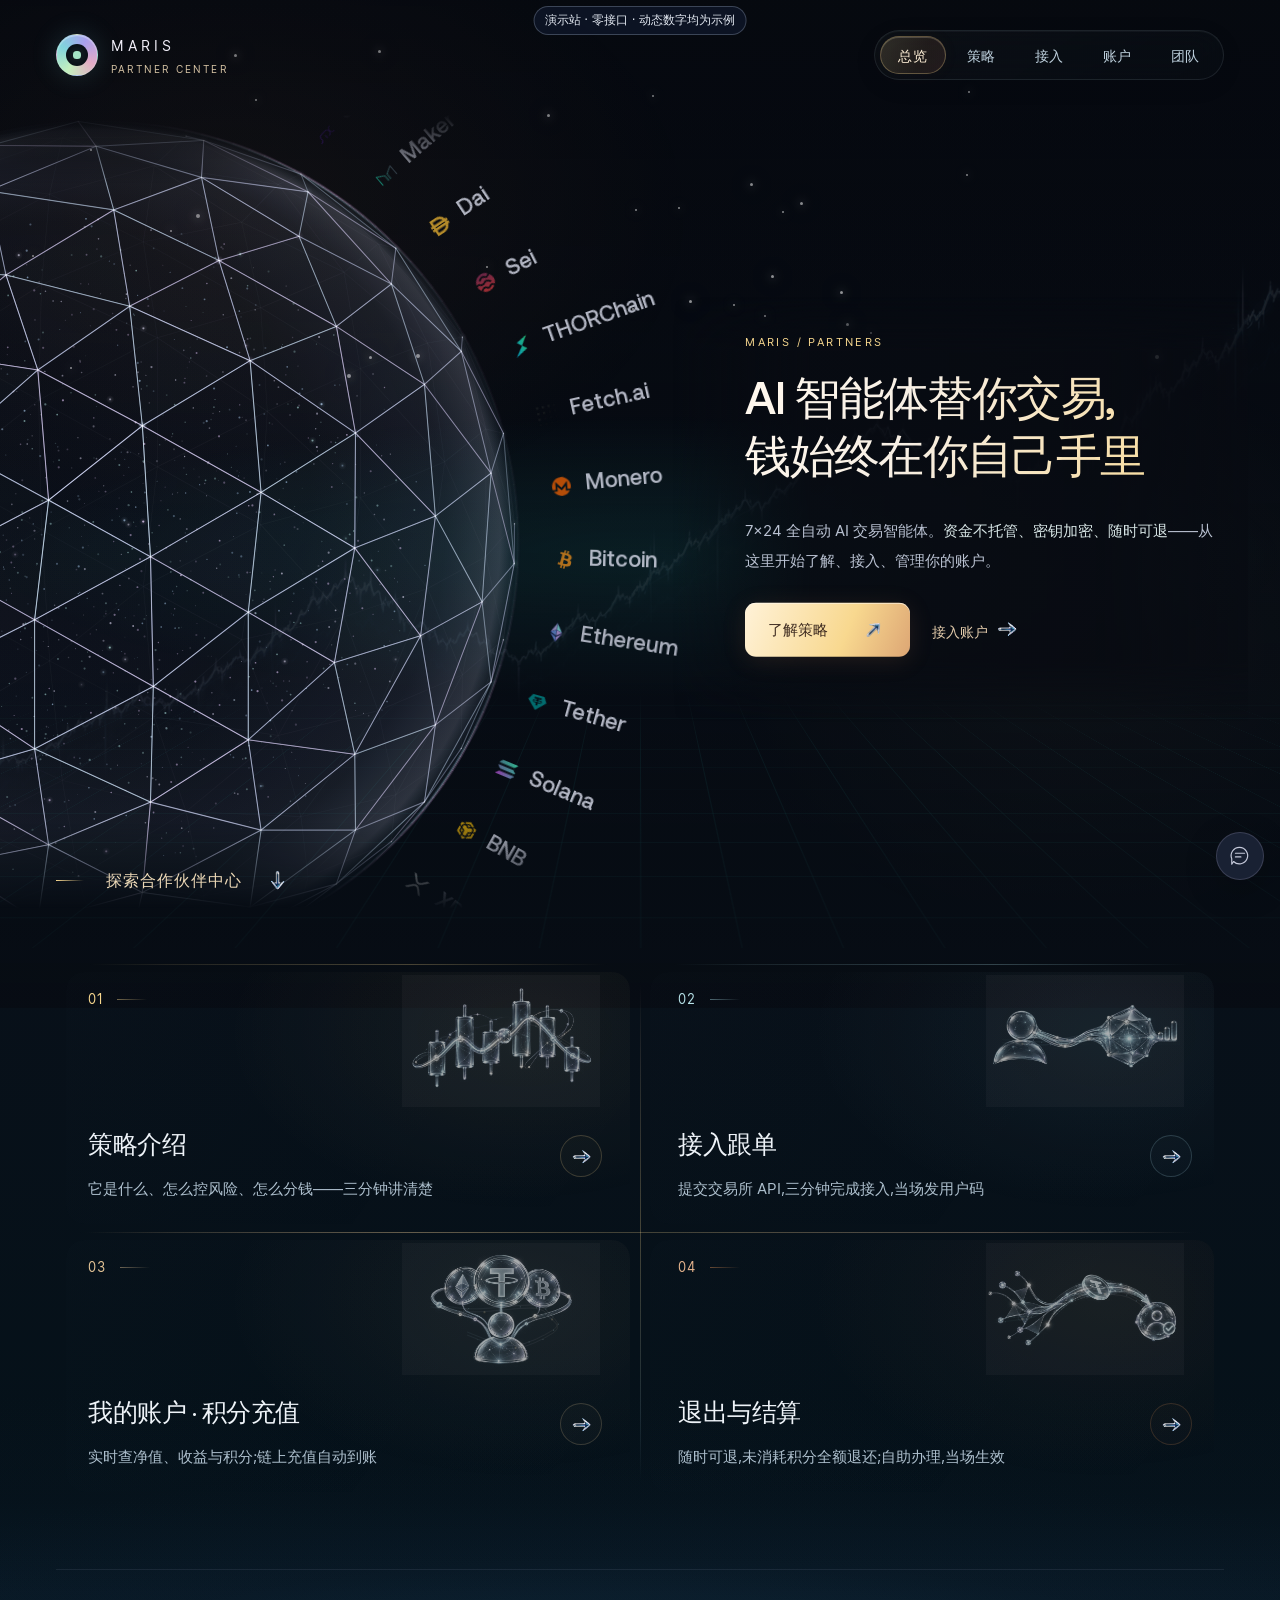
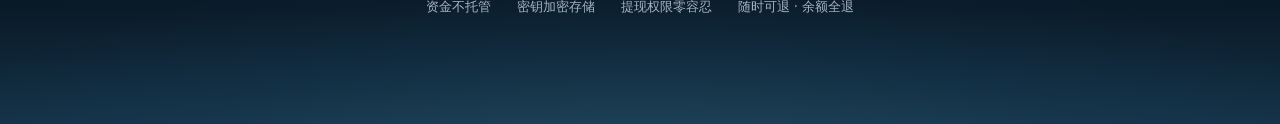
<file: partner_home.html>
<!DOCTYPE html>
<html lang="zh-CN">
<head><script src="./assets/demo/demo-data.js"></script>
<meta charset="utf-8">
<meta name="viewport" content="width=device-width,initial-scale=1,viewport-fit=cover">
<meta name="robots" content="noindex,nofollow">
<title>Maris · AI 交易智能体</title>
<style>
:root{--tx:#eef2f7;--dim:#b0c0d4;--faint:#8b9cb2;--acc:#5eead4;--acc2:#7dd3fc;--warn:#fda4af;--ok:#6ee7b7;--gold:#fcd34d;
--glass1:rgba(20,30,52,.42);--glass2:rgba(12,18,32,.32);--bd:rgba(126,176,238,.22);--bd-hi:rgba(126,176,238,.5)}
*{box-sizing:border-box;margin:0;padding:0;-webkit-tap-highlight-color:transparent}
body{background:linear-gradient(180deg,#05070d 0%,#081019 55%,#04121a 100%);color:var(--tx);font:15px/1.75 -apple-system,BlinkMacSystemFont,"SF Pro Text","PingFang SC","Noto Sans SC",sans-serif;min-height:100vh;overflow-x:hidden}
#water{display:none} 
.scrim{position:fixed;top:-12%;left:0;right:0;bottom:-12%;z-index:-2;background:linear-gradient(180deg,rgba(7,11,18,.6) 0%,rgba(7,11,18,.44) 40%,rgba(7,11,18,.7) 100%)}
.wrap{max-width:620px;margin:0 auto;padding:52px 20px 80px;min-height:100vh;display:flex;flex-direction:column;justify-content:center}
.crest{display:flex;align-items:center;gap:14px;margin-bottom:34px}
.logo{width:50px;height:50px;border-radius:15px;background:linear-gradient(135deg,#5eead4,#2c8fa3 60%,#1e5a8a);box-shadow:0 10px 28px rgba(94,234,212,.3),inset 0 1px 0 rgba(255,255,255,.35);display:flex;align-items:center;justify-content:center;font-weight:800;color:#04211d;font-size:25px}
.crest .t1{font-size:19px;font-weight:800;letter-spacing:3.5px}
.crest .t2{font-size:12px;color:var(--faint);letter-spacing:2px}
h1{font-size:36px;line-height:1.28;font-weight:800;letter-spacing:-.5px;margin-bottom:12px;background:linear-gradient(92deg,#f2f7ff 25%,#8fe8d8 65%,#7dd3fc);-webkit-background-clip:text;background-clip:text;color:transparent}
.lead{color:var(--dim);font-size:15px;margin-bottom:36px;max-width:92%}
.lead b{color:var(--tx);font-weight:600}
.nav{display:flex;flex-direction:column;gap:16px}
.navcard{display:flex;align-items:center;gap:18px;text-decoration:none;color:var(--tx);padding:24px 22px;border-radius:20px;background:linear-gradient(165deg,var(--glass1),var(--glass2));backdrop-filter:blur(26px) saturate(1.5);-webkit-backdrop-filter:blur(26px) saturate(1.5);border:1px solid var(--bd);box-shadow:0 18px 50px rgba(2,6,14,.45),inset 0 1px 0 rgba(255,255,255,.07);transition:transform .25s,border-color .25s,box-shadow .25s}
.navcard:hover{transform:translateY(-2px);border-color:var(--bd-hi);box-shadow:0 24px 60px rgba(2,6,14,.55),0 0 0 1px rgba(94,234,212,.15)}
.navcard .num{flex:0 0 auto;min-width:58px;font-size:38px;font-weight:800;line-height:1;color:rgba(126,176,238,.22);letter-spacing:1px;font-variant-numeric:tabular-nums}
.navcard .tt{font-size:18.5px;font-weight:800;letter-spacing:.5px;margin-bottom:4px}
.navcard .ds{font-size:13px;color:#c9d7e8;line-height:1.65}
.navcard .arrow{margin-left:auto;flex:0 0 36px;width:36px;height:36px;border:1px solid rgba(94,234,212,.4);border-radius:50%;display:flex;align-items:center;justify-content:center;font-size:16px;color:var(--acc);transition:background .25s}
.navcard:hover .arrow{background:rgba(94,234,212,.12)}
.trust{display:flex;gap:14px;margin-top:32px;flex-wrap:wrap;justify-content:center}
.trust span{font-size:12.5px;color:var(--faint);display:flex;align-items:center;gap:6px}
.trust i{font-style:normal;color:var(--acc);font-size:13px}
@media(max-width:430px){h1{font-size:29px}.navcard{padding:20px 17px}.navcard .tt{font-size:16px}}
.waterfx{position:fixed;top:0;left:0;right:0;bottom:0;z-index:-2;pointer-events:none;display:none;overflow:hidden}
.waterfx.on{display:none} 
.waterfx i{position:absolute;display:block;border-radius:50%;border:1px solid rgba(150,210,255,.32);box-shadow:inset 0 0 18px rgba(120,200,255,.16);opacity:0;animation:wfx 4.6s linear infinite}
.waterfx i:nth-child(1){left:16%;top:24%;width:30vmin;height:30vmin}
.waterfx i:nth-child(2){left:58%;top:50%;width:38vmin;height:38vmin;animation-delay:1.5s}
.waterfx i:nth-child(3){left:32%;top:70%;width:24vmin;height:24vmin;animation-delay:3s}
@keyframes wfx{0%{transform:scale(.12);opacity:0}12%{opacity:.5}100%{transform:scale(1);opacity:0}}
@media (orientation: portrait) and (max-width: 820px){body{background-image:linear-gradient(180deg,#05070d 0%,#081019 55%,#04121a 100%)}}


#bgGlow{position:fixed;inset:0;z-index:-4;pointer-events:none;background:radial-gradient(70% 22% at 50% 62%,rgba(46,229,220,.18),transparent 72%)}
#bgHorizon{position:fixed;left:-30%;right:-30%;bottom:-12%;height:52%;z-index:-3;pointer-events:none;background-image:linear-gradient(rgba(46,229,220,.16) 1.5px,transparent 1.5px),linear-gradient(90deg,rgba(46,229,220,.16) 1.5px,transparent 1.5px);background-size:64px 44px;transform:perspective(560px) rotateX(62deg);-webkit-mask-image:linear-gradient(180deg,transparent 0%,#000 42%,rgba(0,0,0,.5) 100%);mask-image:linear-gradient(180deg,transparent 0%,#000 42%,rgba(0,0,0,.5) 100%)}
.bgStar{position:fixed;z-index:-3;border-radius:50%;background:#fff;pointer-events:none;box-shadow:0 0 10px rgba(255,255,255,1),0 0 26px rgba(160,230,255,.55);animation:bgTwinkle 2.4s ease-in-out infinite,bgDrift 9s ease-in-out infinite alternate}
@keyframes bgTwinkle{0%,100%{opacity:.04;transform:scale(.45)}45%,55%{opacity:1;transform:scale(1.35)}}
@keyframes bgDrift{0%{translate:0 0}100%{translate:0 14px}}
.bgComet{position:fixed;z-index:-3;width:120px;height:2px;pointer-events:none;background:linear-gradient(90deg,rgba(255,255,255,0),rgba(255,255,255,.85));border-radius:2px;opacity:0;transform:rotate(-32deg);animation:bgComet 14s linear infinite}
.bgComet.c2{animation-delay:7.3s;animation-duration:17s}
@keyframes bgComet{0%,86%{opacity:0;transform:rotate(-32deg) translateX(0)}88%{opacity:.95}100%{opacity:0;transform:rotate(-32deg) translateX(52vw)}}
@media (prefers-reduced-motion:reduce){.bgStar{position:fixed;z-index:-3;border-radius:50%;background:#fff;pointer-events:none;box-shadow:0 0 10px rgba(255,255,255,1),0 0 26px rgba(160,230,255,.55);animation:bgTwinkle 2.4s ease-in-out infinite,bgDrift 9s ease-in-out infinite alternate}}


.glass{background:linear-gradient(165deg,rgba(15,22,34,.44),rgba(10,16,26,.36))!important}
.st{background:rgba(11,17,29,.42)!important}
.navcard{background:linear-gradient(165deg,rgba(15,22,34,.5),rgba(10,16,26,.4))!important}
.urow,.card{background:rgba(12,18,28,.38)!important}
</style>
<style>
#csFab{position:fixed;right:16px;bottom:20px;z-index:60;width:54px;height:54px;border-radius:50%;background:linear-gradient(135deg,#5eead4,#2c8fa3 60%,#1e5a8a);box-shadow:0 12px 30px rgba(94,234,212,.35),inset 0 1px 0 rgba(255,255,255,.35);display:flex;align-items:center;justify-content:center;font-size:24px;cursor:pointer;border:0}
#csPanel{position:fixed;right:12px;bottom:84px;z-index:61;width:min(340px,92vw);max-height:64vh;display:none;flex-direction:column;border-radius:18px;background:linear-gradient(165deg,rgba(20,30,52,.92),rgba(12,18,32,.9));backdrop-filter:blur(26px) saturate(1.5);-webkit-backdrop-filter:blur(26px) saturate(1.5);border:1px solid var(--bd-hi);box-shadow:0 24px 70px rgba(2,6,14,.7)}
#csPanel.on{display:flex}
.csHd{display:flex;align-items:center;justify-content:space-between;padding:13px 16px;border-bottom:1px solid var(--bd)}
.csHd b{font-size:14.5px;letter-spacing:.5px}.csHd span{font-size:11px;color:var(--faint)}
.csHd .x{cursor:pointer;color:var(--faint);font-size:15px;padding:2px 6px}
#csMsgs{flex:1;overflow-y:auto;padding:12px 14px;display:flex;flex-direction:column;gap:9px;min-height:140px}
.csB{max-width:86%;padding:9px 13px;border-radius:13px;font-size:13px;line-height:1.7;white-space:pre-wrap;word-break:break-word}
.csB.ai{align-self:flex-start;background:rgba(126,176,238,.12);border:1px solid rgba(126,176,238,.22);color:var(--tx)}
.csB.me{align-self:flex-end;background:rgba(94,234,212,.14);border:1px solid rgba(94,234,212,.3);color:#d9fff6}
.csChips{display:flex;gap:7px;flex-wrap:wrap;padding:4px 14px 10px}
.csChips span{font-size:11.5px;color:var(--acc);border:1px solid rgba(94,234,212,.35);border-radius:999px;padding:5px 11px;cursor:pointer;background:rgba(94,234,212,.06)}
.csIn{display:flex;gap:8px;padding:10px 12px;border-top:1px solid var(--bd)}
.csIn input{flex:1;background:rgba(7,11,18,.5);border:1px solid var(--bd);border-radius:11px;color:var(--tx);font-size:13px;padding:10px 12px;outline:none}
.csIn button{border:0;border-radius:11px;background:rgba(94,234,212,.16);color:var(--acc);font-size:13px;font-weight:700;padding:0 16px;cursor:pointer}
</style>
<link rel="icon" href="./assets/partner-release-122/favicon.svg"><link rel="stylesheet" href="./assets/partner-release-122/family.css"><link rel="stylesheet" href="./assets/partner-release-122/harbor.css"><link rel="stylesheet" href="./assets/partner-release-122/orbit-icons.css"><link rel="preload" as="image" href="./assets/partner-release-122/orbit-arrow.webp"><link rel="stylesheet" href="./assets/partner-release-122/directory-cards.css"><link rel="stylesheet" href="./assets/input-release-132/suite-polish.css" data-suite-polish><link rel="stylesheet" href="./assets/partner-release-122/scrollbars.css" data-maris-scrollbars><link rel="stylesheet" href="./assets/input-release-132/input-compat.css" data-input-compat></head>
<body class="family-page family-home">
<div id="bgGlow"></div><div id="bgHorizon"></div><div id="marketBackdrop" aria-hidden="true"><picture><source media="(orientation: portrait)" srcset="./assets/partner-release-122/market-trace-portrait.png"><img class="market-trace-layer" src="./assets/partner-release-122/market-trace-desktop.png" alt="" decoding="async" draggable="false"></picture><canvas id="marketTraceMotion"></canvas></div><span class="bgStar" style="left:62.5%;top:22.4%;width:3px;height:3px;animation-delay:0.5s,0.8s;animation-duration:3.2s,9.3s"></span><span class="bgStar" style="left:61.1%;top:23.4%;width:2px;height:2px;animation-delay:0.9s,1.5s;animation-duration:2.9s,14.3s"></span><span class="bgStar" style="left:58.6%;top:20.3%;width:3px;height:3px;animation-delay:1.1s,1.9s;animation-duration:4.3s,10.1s"></span><span class="bgStar" style="left:15.3%;top:23.8%;width:4px;height:4px;animation-delay:1.7s,2.9s;animation-duration:3.4s,14.9s"></span><span class="bgStar" style="left:68.0%;top:36.9%;width:2px;height:2px;animation-delay:2.2s,3.7s;animation-duration:3.6s,9.4s"></span><span class="bgStar" style="left:29.5%;top:5.6%;width:3px;height:3px;animation-delay:1.2s,2.0s;animation-duration:3.7s,10.4s"></span><span class="bgStar" style="left:59.7%;top:35.0%;width:2px;height:2px;animation-delay:2.8s,4.8s;animation-duration:4.0s,12.1s"></span><span class="bgStar" style="left:53.8%;top:33.3%;width:3px;height:3px;animation-delay:2.1s,3.6s;animation-duration:4.3s,11.8s"></span><span class="bgStar" style="left:38.0%;top:29.6%;width:2px;height:2px;animation-delay:1.6s,2.7s;animation-duration:2.9s,11.0s"></span><span class="bgStar" style="left:2.5%;top:28.3%;width:2px;height:2px;animation-delay:2.8s,4.8s;animation-duration:3.3s,10.6s"></span><span class="bgStar" style="left:42.7%;top:12.7%;width:3px;height:3px;animation-delay:2.2s,3.7s;animation-duration:3.3s,12.8s"></span><span class="bgStar" style="left:75.6%;top:10.1%;width:2px;height:2px;animation-delay:1.4s,2.4s;animation-duration:2.9s,11.2s"></span><span class="bgStar" style="left:57.3%;top:33.8%;width:2px;height:2px;animation-delay:3.1s,5.3s;animation-duration:3.5s,13.9s"></span><span class="bgStar" style="left:19.9%;top:11.0%;width:2px;height:2px;animation-delay:1.1s,1.9s;animation-duration:3.7s,14.2s"></span><span class="bgStar" style="left:50.9%;top:10.6%;width:2px;height:2px;animation-delay:1.6s,2.7s;animation-duration:3.0s,14.4s"></span><span class="bgStar" style="left:32.5%;top:39.3%;width:4px;height:4px;animation-delay:0.3s,0.5s;animation-duration:3.3s,12.0s"></span><span class="bgStar" style="left:28.8%;top:39.5%;width:3px;height:3px;animation-delay:1.2s,2.0s;animation-duration:2.6s,12.2s"></span><span class="bgStar" style="left:53.0%;top:23.0%;width:2px;height:2px;animation-delay:2.0s,3.4s;animation-duration:4.6s,13.0s"></span><span class="bgStar" style="left:90.2%;top:39.4%;width:4px;height:4px;animation-delay:1.7s,2.9s;animation-duration:3.9s,9.9s"></span><span class="bgStar" style="left:49.4%;top:34.2%;width:2px;height:2px;animation-delay:2.8s,4.8s;animation-duration:3.8s,11.9s"></span><span class="bgStar" style="left:18.3%;top:6.0%;width:3px;height:3px;animation-delay:1.4s,2.4s;animation-duration:3.7s,10.3s"></span><span class="bgStar" style="left:49.6%;top:23.2%;width:2px;height:2px;animation-delay:3.1s,5.3s;animation-duration:2.9s,11.8s"></span><span class="bgStar" style="left:60.2%;top:30.5%;width:3px;height:3px;animation-delay:3.4s,5.8s;animation-duration:4.0s,10.2s"></span><span class="bgStar" style="left:65.6%;top:32.3%;width:3px;height:3px;animation-delay:0.8s,1.4s;animation-duration:3.1s,13.8s"></span><span class="bgStar" style="left:75.5%;top:19.3%;width:2px;height:2px;animation-delay:0.8s,1.4s;animation-duration:2.7s,12.5s"></span><span class="bgStar" style="left:66.1%;top:35.9%;width:3px;height:3px;animation-delay:3.4s,5.8s;animation-duration:3.9s,12.8s"></span><span class="bgStar" style="left:5.5%;top:40.8%;width:2px;height:2px;animation-delay:1.3s,2.2s;animation-duration:2.8s,13.4s"></span><span class="bgStar" style="left:27.1%;top:41.5%;width:4px;height:4px;animation-delay:3.0s,5.1s;animation-duration:2.6s,12.4s"></span><span class="bgStar" style="left:13.3%;top:25.6%;width:2px;height:2px;animation-delay:2.0s,3.4s;animation-duration:4.2s,12.2s"></span><span class="bgStar" style="left:7.0%;top:16.6%;width:2px;height:2px;animation-delay:3.1s,5.3s;animation-duration:4.3s,9.8s"></span><span class="bgComet" style="top:78%;left:2%"></span><span class="bgComet c2" style="top:64%;left:18%"></span><span class="bgComet c3" style="top:86%;left:38%"></span><span class="bgComet c4" style="top:70%;left:55%"></span><span class="bgComet c5" style="top:82%;left:72%"></span>
<canvas id="water" aria-hidden="true"></canvas>
<div class="waterfx" id="waterfx" aria-hidden="true"><i></i><i></i><i></i></div>
<div class="scrim" aria-hidden="true"></div>
<script id="marisTeamCapture"> function marisTeamCapture(search,store){var t=String(new URLSearchParams(search).get('t')||'').replace(/[^A-Za-z0-9]/g,'').slice(0,8),ok=false;if(t){try{store.setItem('marisTeam',t);ok=(store.getItem('marisTeam')===t)}catch(e){ok=false}}return {code:t,stored:ok}}var MARIS_TEAM_URL={code:'',stored:false};try{MARIS_TEAM_URL=marisTeamCapture(location.search,window.demoMem)}catch(e){try{MARIS_TEAM_URL=marisTeamCapture(location.search,null)}catch(_e){}}</script>
<div class="wrap">
  <div class="crest"><a class="family-brand" href="partner_home.html" aria-label="Maris 合作伙伴中心"><span class="family-mark" aria-hidden="true"></span><span><b>MARIS</b><small>PARTNER CENTER</small></span></a><nav class="family-nav" aria-label="合作伙伴导航"><a href="partner_home.html">总览</a><a href="partner_strategy.html">策略</a><a href="partner_portal.html">接入</a><a href="partner_topup.html">账户</a><a href="partner_team.html">团队</a></nav></div>
  <section class="portal-hero" id="portalHero"><div class="network-scene" aria-hidden="true"><canvas class="network-globe"></canvas><div class="network-orbit-labels"></div></div><div class="portal-copy"><span class="family-eyebrow">MARIS / PARTNERS</span><h1>AI 智能体替你交易,<br>钱始终在你自己手里</h1>
  <div style="margin:0 0 22px;padding:14px 16px 14px 18px;border-radius:13px;border:1px solid rgba(125,211,252,.5);border-left:4px solid rgba(125,211,252,.85);background:rgba(125,211,252,.08);color:#cfe8fa;font-size:14px;line-height:1.9;font-weight:600">🛡️ 7×24 全自动 AI 交易智能体。<b style="color:var(--acc2)">资金不托管、密钥加密、随时可退</b>——从这里开始了解、接入、管理你的账户。</div>
  <div class="portal-actions"><a class="btn" href="partner_strategy.html">了解策略 <span>↗</span></a><a class="family-text-link" href="partner_portal.html">接入账户 →</a></div></div><a class="portal-scroll" href="#partnerDirectory">探索合作伙伴中心 <span>↓</span></a></section><div class="family-content" id="partnerDirectory"><div class="nav directory-grid" role="navigation" aria-label="探索合作伙伴中心">
    <a class="navcard directory-card" data-directory-card="1" href="partner_strategy.html">
      <div class="num">01</div>
      <div class="directory-copy"><div class="tt">策略介绍</div><div class="ds">它是什么、怎么控风险、怎么分钱——三分钟讲清楚</div></div>
      <div class="arrow">→</div>
    <div class="directory-visual" aria-hidden="true"><img class="directory-generated" src="./assets/partner-release-122/directory-art/strategy-v87.webp" width="768" height="512" alt="" loading="lazy" decoding="async"></div></a>
    <a class="navcard directory-card" data-directory-card="2" href="partner_portal.html">
      <div class="num">02</div>
      <div class="directory-copy"><div class="tt">接入跟单</div><div class="ds">提交交易所 API,三分钟完成接入,当场发用户码</div></div>
      <div class="arrow">→</div>
    <div class="directory-visual" aria-hidden="true"><img class="directory-generated" src="./assets/partner-release-122/directory-art/connection-v87.webp" width="768" height="512" alt="" loading="lazy" decoding="async"></div></a>
    <a class="navcard directory-card" data-directory-card="3" href="partner_topup.html">
      <div class="num">03</div>
      <div class="directory-copy"><div class="tt">我的账户 · 积分充值</div><div class="ds">实时查净值、收益与积分;链上充值自动到账</div></div>
      <div class="arrow">→</div>
    <div class="directory-visual" aria-hidden="true"><img class="directory-generated" src="./assets/partner-release-122/directory-art/balance-v87.webp" width="768" height="512" alt="" loading="lazy" decoding="async"></div></a>
    <a class="navcard directory-card" data-directory-card="4" href="partner_exit.html">
      <div class="num">04</div>
      <div class="directory-copy"><div class="tt">退出与结算</div><div class="ds">随时可退,未消耗积分全额退还;自助办理,当场生效</div></div>
      <div class="arrow">→</div>
    <div class="directory-visual" aria-hidden="true"><img class="directory-generated" src="./assets/partner-release-122/directory-art/settlement-v87.webp" width="768" height="512" alt="" loading="lazy" decoding="async"></div></a>
  </div>
  <div class="trust">
    <span><i>◆</i> 资金不托管</span><span><i>◆</i> 密钥加密存储</span><span><i>◆</i> 提现权限零容忍</span><span><i>◆</i> 随时可退 · 余额全退</span>
  </div>
  
</div></div>

<button id="csFab" aria-label="客服">💬<span id="csDot" style="display:none;position:absolute;top:6px;right:6px;width:10px;height:10px;border-radius:50%;background:#f43f5e;box-shadow:0 0 6px #f43f5e"></span></button>
<div id="csPanel">
  <div class="csHd"><div><b>Maris 助手</b> <span>· 人工 9:00–21:00 SGT</span></div><div class="x" onclick="csT()">✕</div></div>
  <div id="csMsgs"></div>
  <div class="csChips">
    <span onclick="csQ('怎么绑定 API?')">怎么绑定 API?</span>
    <span onclick="csQ('各交易所要注意什么?')">各交易所注意</span>
    <span onclick="csQ('最近收益怎么样?')">最近收益</span>
    <span onclick="csQ('转人工')">转人工</span>
  </div>
  <div class="csIn"><input id="csI" placeholder="输入问题,回车发送" onkeydown="if(event.key==='Enter')csS()"><button onclick="csS()">发送</button></div>
</div>
<script>
(function(){
var P=null;demoGet('demo:s07?days=30&_t='+Date.now(),{cache:'no-cache'}).then(function(x){return x.json()}).then(function(d){P=d}).catch(function(){});
var SEC=['参数','策略','仓位','杠杆','止损','止盈','选币','信号','算法','源码','代码','模型','判据','阈值','机密','怎么选','内部'];
function fmtPx(x){if(x===null||x===undefined||x==='')return '—';var n=Number(x);if(!isFinite(n))return '—';var a=Math.abs(n),d=a>=1?2:(a>=0.01?4:(a>=0.0001?6:8));return n.toLocaleString('en-US',{minimumFractionDigits:a>=1?2:0,maximumFractionDigits:d})}                                                                            
function fmt(n){return (n>=0?'+':'')+Number(n).toFixed(1)+'%'}
function ans(q){
  q=q.toLowerCase();
  for(var i=0;i<SEC.length;i++)if(q.indexOf(SEC[i].toLowerCase())>-1)return '这部分属于策略核心,不方便展开哈～\n您点「转人工」,我请负责人来给您专业解答 😊';
  if(q.indexOf('转人工')>-1){csHumanEnter();return '已转人工 📨 负责人将直接回复您,期间我不插话;回复会显示在这里,关掉页面也不会丢。\n15 分钟没有新回复,人工会话自动结束(之后留言仍会送达人工)。\n人工每天 9:00–21:00(新加坡时间)优先在线。';}
  if(q.indexOf('币安')>-1||q.indexOf('binance')>-1||q.indexOf('bn')>-1)return '币安创建 API,先找到入口:\n📍 网页版:登录币安官网 → 右上角头像 → 「账户」→「API 管理」→ 点「创建 API」(选「系统生成」)\n📍 手机 App:左上角三条杠菜单 → 「更多服务」→ 搜索「API」→ 进「API 管理」;任何时候找不到,就用 App 的搜索功能直接搜「API」\n💡 界面偶尔改版——记住万能一招:搜索框搜「API管理」永远能到。\n\n进去之后,完整流程 6 步:\n1️⃣ 页面下方「默认安全控制措施」勾选框:不用勾\n2️⃣ 点「创建 API」→ 密钥类型选「系统生成」(默认第一个)→ 下一步\n3️⃣ 给 API 起个名字(随便起,比如 maris)→ 按提示完成安全验证\n4️⃣ 创建成功先把 API Key 和 密钥(Secret)复制保存好——Secret 只显示这一次\n5️⃣ 编辑权限:勾「允许读取」+「允许合约交易」;千万不要勾「允许提现」;IP 限制保持默认「无限制」→ 保存\n6️⃣ 回到我们「接入跟单」页,把 Key 和 Secret 填进去提交\n⚠️ 前提:已完成币安 KYC 实名、已开通合约账户,否则创建不了。\n卡在哪一步就把截图发这里问我,或回「转人工」。';
  if(q.indexOf('okx')>-1||q.indexOf('欧易')>-1)return 'OKX 创建 API 入口:官网右上角头像 → 「API」;App 内搜索「API」即到。\n\n绑定注意:\n1️⃣ 创建 V5 API,权限选「读取」+「交易」\n2️⃣ 不开提现权限\n3️⃣ 会要求设置 Passphrase(密码短语)——务必自己保存好,提交时需要\n4️⃣ 确认已开通合约交易权限\n有疑问随时转人工。';
  if(q.indexOf('bitget')>-1)return 'Bitget 创建 API 入口:官网右上角头像 → 「API 管理」;App 内搜索「API」即到。\n\n绑定注意:\n1️⃣ 权限选「只读」+「合约交易」,不开提现\n2️⃣ 同样需要 Passphrase,请妥善保存\n3️⃣ 确认合约账户已开通\n遇到卡点转人工带您操作。';
  if(q.indexOf('gate')>-1||q.indexOf('芝麻')>-1)return 'Gate 创建 API 入口:官网右上角头像 → 「API 管理」;App 内搜索「API」即到。\n\n绑定注意:\n1️⃣ 创建 APIKey 时勾「查询」+「合约交易」\n2️⃣ Gate 默认给的权限比较多——逐项检查,把提现类权限全部关掉\n3️⃣ 确认合约(永续)账户已开通\n不确定的地方转人工。';
  if(q.indexOf('系统生成')>-1||q.indexOf('自行生成')>-1||q.indexOf('密钥类型')>-1||q.indexOf('选哪个')>-1)return '选「系统生成」(默认第一个),然后点下一步。\n「自行生成」(Ed25519/RSA)是给需要自己造密钥对的开发者用的,我们不用它。\n创建成功后,把 API Key 和 密钥(Secret)都复制保存好——Secret 只显示这一次,错过要重建。这两样只填到我们「接入跟单」页,不要发给任何人(包括自称客服的都是骗子)。';
  if(q.indexOf('打勾')>-1||q.indexOf('勾选')>-1||q.indexOf('要勾')>-1||q.indexOf('勾吗')>-1||q.indexOf('默认安全控制')>-1)return '币安「API管理」页面下方那个「默认安全控制措施」勾选框:不用勾。保持不勾,直接点上方「创建 API」继续就行。\n(勾了会把您主账户和子账户里所有现有 API 都套上币安的默认安全限制,可能影响跟单 API 的正常运行。)\n其他页面遇到拿不准要不要勾的选项:先不动,拍个截图发这里问我,或转人工确认。';
  if(q.indexOf('入口')>-1||q.indexOf('哪里创建')>-1||q.indexOf('在哪创建')>-1||q.indexOf('哪里申请')>-1||q.indexOf('找不到')>-1||q.indexOf('搜不到')>-1||q.indexOf('路径')>-1||q.indexOf('从哪')>-1)return '四家交易所「创建 API」的入口都在这:\n\n🔸 币安:网页版币安官网 → 右上角头像 → 「账户」→「API 管理」;App 左上角三条杠 → 更多服务 → 搜「API」\n🔸 OKX:官网右上角头像 → 「API」;App 内搜索「API」\n🔸 Bitget:官网右上角头像 → 「API 管理」;App 内搜索「API」\n🔸 Gate:官网右上角头像 → 「API 管理」;App 内搜索「API」\n\n💡 万能一招:随便哪家,App/官网的搜索框里搜「API」都能直达入口。想看某一家的权限勾选细节,回我「币安」「OKX」「Bitget」或「Gate」。';
  if(q.indexOf('白名单')>-1||q.indexOf('ip地址')>-1||q.indexOf('ip 白')>-1)return '不需要设置 IP 白名单——创建 API 时按默认「无限制」即可正常运行,我们不需要您做任何白名单绑定。(如果之前设过白名单导致跟单异常,点「转人工」帮您处理。)';
  if(q.indexOf('passphrase')>-1||q.indexOf('密码短语')>-1)return 'Passphrase(密码短语)= 创建 API 时您自己设置的一串口令(OKX/Bitget 会要求设)。提交我们页面时需要原样填写,所以设的时候务必自己记好。忘了怎么办:回交易所后台重置该 API 的 Passphrase,或者干脆重新创建一个 API 再提交。';
  if(q.indexOf('开通合约')>-1||q.indexOf('合约账户')>-1||q.indexOf('合约没开')>-1||q.indexOf('怎么开合约')>-1)return '开通合约账户:在交易所 App/官网搜「合约」进入合约页,首次进入会引导您开通(部分交易所要做个小答题,按提示来就行)。开通之后再去创建 API,就能勾选「合约交易」权限了。卡住就转人工带您走。';
  if(q.indexOf('生效')>-1||q.indexOf('多久开始')>-1||q.indexOf('什么时候开始')>-1||q.indexOf('开始交易')>-1||q.indexOf('多久能跑')>-1)return '提交 API 后当场就发您用户码;积分到位后系统自动接入信号开始运行(不会静默接入,以页面提示为准)。想确认当前状态:「我的账户」页实时可查,或点「转人工」帮您看。';
  if(q.indexOf('能做什么')>-1||q.indexOf('不能做什么')>-1||q.indexOf('权限')>-1||q.indexOf('能操作')>-1||q.indexOf('动我')>-1||q.indexOf('碰我')>-1||q.indexOf('控制')>-1)return '您授权的 API,我们「能做什么 / 不能做什么」一清二楚:\n\n✅ 能做的(仅限您勾选给的权限):\n· 读取账户数据(仓位/余额)——运行策略、给您展示收益的必需\n· 在您的账户里按策略开仓/平仓(合约交易)\n\n🚫 做不到的(权限根本没给,物理上不可能):\n· 提现、转账、资金划转——碰不到您本金一分钱\n· 修改您的账户设置、登录您的账户\n\n🔑 主动权永远在您手里:随时可以去交易所删除这个 API,授权立刻终止;退出走「退出与结算」页,未消耗的积分全额退。';
  if(q.indexOf('注意')>-1||q.indexOf('交易所')>-1)return '四家交易所绑定 API 的关键提醒:\n\n🔸 币安:只勾「读取+合约交易」,绝不开提现;先开通合约账户;IP 限制选默认「无限制」即可\n🔸 OKX:V5 API 选「读取+交易」;Passphrase 务必自己保存好\n🔸 Bitget:「只读+合约交易」;同样有 Passphrase;确认合约账户已开通\n🔸 Gate:勾「查询+合约交易」;默认权限较多,逐项把提现类全部关掉\n\n共同铁律:永远不开提现权限——资金始终在您自己的账户里。想看单家更细的,直接回我「币安」「OKX」「Bitget」或「Gate」。';
  if(q.indexOf('绑定')>-1||q.indexOf('api')>-1||q.indexOf('接入')>-1||q.indexOf('跟单')>-1)return '接入很简单,四步:\n1️⃣ 在您自己的交易所创建 API(只给「读取+交易」权限,绝不开提现)\n2️⃣ 在「接入跟单」页提交 API\n3️⃣ 当场发您用户码\n4️⃣ 到「我的账户」页充值积分——积分到位,系统自动接入信号开始运行\n\n🔐 安全三条:资金永远在您自己账户里;我们无法提现;密钥加密存储。另外——除了本站页面,任何人(包括自称客服的)找您要密钥都是骗子。\n\n想看具体交易所的注意事项?直接回我「币安」「OKX」「Bitget」或「Gate」。';
  if(q.indexOf('收益')>-1||q.indexOf('赚')>-1||q.indexOf('业绩')>-1||q.indexOf('回报')>-1){
    if(P&&P.ret_realized_pct!=null)return '最近 '+(P.days||30)+' 天已结算落袋收益 '+fmt(P.ret_realized_pct)+',含浮盈口径 '+fmt(P.ret_mtm_pct)+'。\n结算口径最大回撤 '+Math.abs(P.max_dd_realized_pct!=null?P.max_dd_realized_pct:P.max_dd_pct).toFixed(1)+'%——收益与波动并存,我们用纪律把回撤关在笼子里。\n首页有完整曲线和逐笔账本,进出场价都可以对着 K 线验证 📈\n(历史收益不代表未来,请量力配置)';
    if(P&&P.ret_mtm_pct!=null)return '最近 '+(P.days||30)+' 天实盘收益 '+fmt(P.ret_mtm_pct)+'(含浮盈)。\n期间最大回撤 '+Math.abs(P.max_dd_pct).toFixed(1)+'%——收益与波动并存,我们用纪律把回撤关在笼子里。\n首页有完整曲线和逐笔账本,进出场价都可以对着 K 线验证 📈\n(历史收益不代表未来,请量力配置)';
    return '首页上方就是实盘收益卡:完整曲线+逐笔账本,进出场价可对照 K 线验证 📈';}
  if(q.indexOf('充值')>-1||q.indexOf('积分')>-1||q.indexOf('门槛')>-1)return '积分充值在「我的账户」页:实时查净值、收益与积分,链上充值自动到账。首页第 03 个入口点进去就是。\n\n📌 开跑门槛:预存积分需达到您本金的 50%(留有 10U 容差,零头不卡)——未达门槛系统保持待命不开仓,补足后自动开始运行。您的具体门槛数字在「我的账户」页实时可见。';
  if(q.indexOf('退出')>-1||q.indexOf('结算')>-1||q.indexOf('退款')>-1)return '随时可退:「退出与结算」页自助办理,当场生效,未消耗积分全额退还。首页第 04 个入口。';
  if(q.indexOf('安全')>-1||q.indexOf('托管')>-1||q.indexOf('资金')>-1||q.indexOf('风险')>-1||q.indexOf('亏')>-1)return '资金安全三件套:\n✅ 资金不托管——钱始终在您自己的交易所账户\n✅ API 无提现权限——我们物理上碰不到您的本金\n✅ 密钥加密存储,随时可解绑退出';
  if(q.indexOf('佣金')>-1||q.indexOf('分成')>-1||q.indexOf('分润')>-1||q.indexOf('手续费')>-1||q.indexOf('费用')>-1)return '分润为利润的 30%,而且只对「高水位以上的新增利润」收取——亏损期和回本期一分不收,按月结算(每月 1 日出账单,金额透明可核)。细节问题点「转人工」,负责人跟您对。';
  if(q.indexOf('谢')>-1||q.indexOf('thank')>-1)return '不客气!还有什么想了解的随时问我 😊';
  if(q.indexOf('多少钱')>-1||q.indexOf('最低')>-1||q.indexOf('起步')>-1||q.indexOf('门槛')>-1)return '不同资金档位配置不同(稳健/进取风格也不同)。点「转人工」,负责人按您的资金量帮您配最合适的档位。';
  if(q.indexOf('结算')>-1||q.indexOf('什么时候发')>-1||q.indexOf('分红')>-1)return '收益分成按月结算:每月 1 日 07:00(新加坡时间)固化账单、08:00 发布,金额透明可核。';
  if(q.indexOf('爆仓')>-1||q.indexOf('亏光')>-1||q.indexOf('保本')>-1)return '实话实说:交易有风险,我们不承诺保本。但纪律写死:每笔都有止损线、小额分散持仓、极端行情自动进入防守模式。近 30 天最大回撤 3.21%（示例数字）——收益与波动并存,我们把回撤关在纪律的笼子里。请量力配置。';
  if(q.indexOf('提现')>-1||q.indexOf('退钱')>-1||q.indexOf('到账')>-1)return '您的本金一直在您自己的交易所账户里,随时可动。跟单退出走「退出与结算」页:自助办理当场生效,未消耗积分全额退还。';
  if(q.indexOf('换 api')>-1||q.indexOf('换api')>-1||q.indexOf('掉线')>-1||q.indexOf('失效')>-1||q.indexOf('重新绑')>-1)return 'API 失效/更换:在交易所后台新建一个 API(记得只给读取+交易权限、不开提现),然后点「转人工」,负责人帮您完成重新绑定,几分钟搞定。';
  if(q.indexOf('积分')>-1&&q.indexOf('充')<0)return '积分是站内的服务额度:跟单运行按规则消耗积分,余额和明细在「我的账户」页实时可查;退出时未消耗的全额退。';
  if(q.indexOf('被盗')>-1||q.indexOf('跑路')>-1||q.indexOf('骗')>-1||q.indexOf('信任')>-1||q.indexOf('可靠')>-1)return '三个硬保障您记住:1️⃣ 资金不托管——钱永远在您自己的交易所账户;2️⃣ API 无提现权限——我们物理上碰不到本金;3️⃣ 随时可退。另外:除本站页面外,任何人(包括自称客服/老师的)找您要密钥、让您转账,都是骗子。';
  if(q.indexOf('打不开')>-1||q.indexOf('卡了')>-1||q.indexOf('bug')>-1||q.indexOf('错误')>-1||q.indexOf('显示不')>-1)return '试试:刷新页面/换个浏览器打开。还不行就点「转人工」描述一下现象,我们马上查。';
  if(q.indexOf('几点')>-1||q.indexOf('时间')>-1||q.indexOf('在线')>-1)return '我 24 小时在;人工在线时间:每天 9:00–21:00(新加坡时间),其他时段留言,上线后第一时间回。';
  if(q.indexOf('带单')>-1||q.indexOf('老师')>-1||q.indexOf('内幕')>-1||q.indexOf('喊单')>-1)return '我们不做喊单、没有"老师",就是一套全自动纪律化系统。任何自称我们工作人员私下带单/收费的,都是骗子,请直接举报给人工。';
  if(q.indexOf('你好')>-1||q.indexOf('在吗')>-1||q.indexOf('hi')>-1||q.indexOf('hello')>-1)return '您好!我是 Maris 助手 👋\n可以问我:怎么绑定 API、各交易所注意事项、最近收益、充值退出流程。\n核心策略问题我不方便答,但可以帮您转人工。';
  return '这个我可能没听懂 😅 您可以换个说法,或直接点「转人工」。\n我熟的:绑定API·创建API入口·各所注意·API能做什么不能做什么·开通合约·Passphrase·收益·充值·退出·结算·安全·API失效处理';
}
window.csT=function(){var p=document.getElementById('csPanel');p.classList.toggle('on');
if(p.classList.contains('on')){csSeen();csHistoryOnce();csPollStart();if(!window.__csHi){window.__csHi=1;add('ai','您好!我是 Maris 助手 👋\n绑定 API、各交易所注意事项、收益数据、充值退出,都能直接问我;需要人工就点「转人工」——您的留言人工都能看到,回复会显示在这里,关掉页面也不会丢。')}}else{csPollStop()}}
document.getElementById('csFab').onclick=window.csT;
function add(w,t){var m=document.getElementById('csMsgs');var b=document.createElement('div');b.className='csB '+w;b.textContent=t;m.appendChild(b);m.scrollTop=m.scrollHeight}
                                                                        
function csSid(){var s=demoMem.cs_sid||'';if(!/^[0-9a-f]{32}$/.test(s)){var a=new Uint8Array(16);if(window.crypto&&crypto.getRandomValues){crypto.getRandomValues(a)}else{for(var j=0;j<16;j++)a[j]=Math.floor(Math.random()*256)}s='';for(var i=0;i<16;i++){s+=('0'+a[i].toString(16)).slice(-2)}demoMem.cs_sid=s}return s}
var CS_LAST=0,CS_TIMER=null,CS_HIST=false,CS_HIST_OK=false;
function csSeen(){demoMem.cs_seen_ts=String(Math.floor(Date.now()/1000));var d=document.getElementById('csDot');if(d)d.style.display='none'}
function csDotCheck(rows){var seen=Number(demoMem.cs_seen_ts||0),hit=false;for(var i=0;i<rows.length;i++){if(rows[i].role==='staff'&&Number(rows[i].ts||0)>seen)hit=true}
var open=document.getElementById('csPanel').classList.contains('on');var d=document.getElementById('csDot');if(d)d.style.display=(hit&&!open)?'block':'none';if(hit&&open)csSeen()}
function csHistoryOnce(){if(CS_HIST)return;CS_HIST=true;
demoGet('demo:s01?sid='+csSid()).then(function(x){return x.json()}).then(function(d){if(!d||!d.ok){CS_HIST=false;return}CS_HIST_OK=true;var rows=d.rows||[];for(var i=0;i<rows.length;i++){var r=rows[i];CS_LAST=Math.max(CS_LAST,Number(r.ts||0));add(r.role==='staff'?'ai':'me',(r.role==='staff'?'👩‍💼 人工回复:\n':'')+String(r.text||''))}csDotCheck(rows)}).catch(function(){CS_HIST=false})}                                                                                           
function csPoll(){if(!CS_HIST_OK){csHistoryOnce();return}demoGet('demo:s03?sid='+csSid()+'&after='+CS_LAST).then(function(x){return x.json()}).then(function(d){if(!d||!d.ok)return;var rows=d.rows||[];for(var i=0;i<rows.length;i++){var r=rows[i];CS_LAST=Math.max(CS_LAST,Number(r.ts||0));if(r.role==='staff'){add('ai','👩‍💼 人工回复:\n'+String(r.text||''));csHumanEnter()}}csDotCheck(rows)}).catch(function(){})}
function csPollStart(){if(!CS_TIMER)CS_TIMER=setInterval(csPoll,5000)}
function csPollStop(){if(CS_TIMER){clearInterval(CS_TIMER);CS_TIMER=null}}
function csPush(q){var body=JSON.stringify({sid:csSid(),text:q,page:'home'});
demoGet('demo:s02',{method:'POST',headers:{'Content-Type':'application/json'},body:body}).then(function(x){if(x&&x.status===429)add('ai','您发得有点快啦,这小时留言额度到了,稍后再试 🙏')}).catch(function(){
demoGet('demo:s02',{method:'POST',headers:{'Content-Type':'application/json'},body:body}).catch(function(){add('ai','网络不稳,这条留言可能没送达,稍后重试一下 🙏')})})}
window.csQ=function(q){add('me',q);csPush(q);
if(q.indexOf('转人工')>-1){setTimeout(function(){add('ai',ans(q))},260);return}
if(csHumanActive()){csHumanTouch();return}
if(csHumanExpiredOnce()){add('ai','人工会话已结束(15 分钟无新回复)。您的留言仍会送达人工;流程类问题我继续秒答。')}
setTimeout(function(){add('ai',ans(q))},260)}
                                                                   
function csHumanEnter(){demoMem.cs_human_until=String(Date.now()+15*60*1000);demoMem.cs_human_open='1'}
function csHumanTouch(){if(csHumanActive())demoMem.cs_human_until=String(Date.now()+15*60*1000)}
function csHumanActive(){return Number(demoMem.cs_human_until||0)>Date.now()}
function csHumanExpiredOnce(){if(demoMem.cs_human_open==='1'&&!csHumanActive()){demoMem.cs_human_open='';return true}return false}
window.csS=function(){var i=document.getElementById('csI');var q=i.value.trim();if(!q)return;i.value='';window.csQ(q)}
if(/^[0-9a-f]{32}$/.test(demoMem.cs_sid||''))setTimeout(function(){demoGet('demo:s01?sid='+demoMem.cs_sid).then(function(x){return x.json()}).then(function(d){if(d&&d.ok)csDotCheck(d.rows||[])}).catch(function(){})},8000);
})();
</script>
<script src="./assets/input-release-132/family.js"></script><script src="./assets/partner-release-122/orbit-icons.js"></script><script type="module" src="./assets/partner-release-122/network-globe.js"></script><script type="module" src="./assets/partner-release-122/market-trace.js"></script><script type="module" src="./assets/partner-release-122/light-flow.js"></script><script src="./assets/input-release-125/suite-polish.js" data-suite-polish></script><script src="./assets/input-release-132/input-compat.js" data-input-compat></script></body>
</html>
</file>
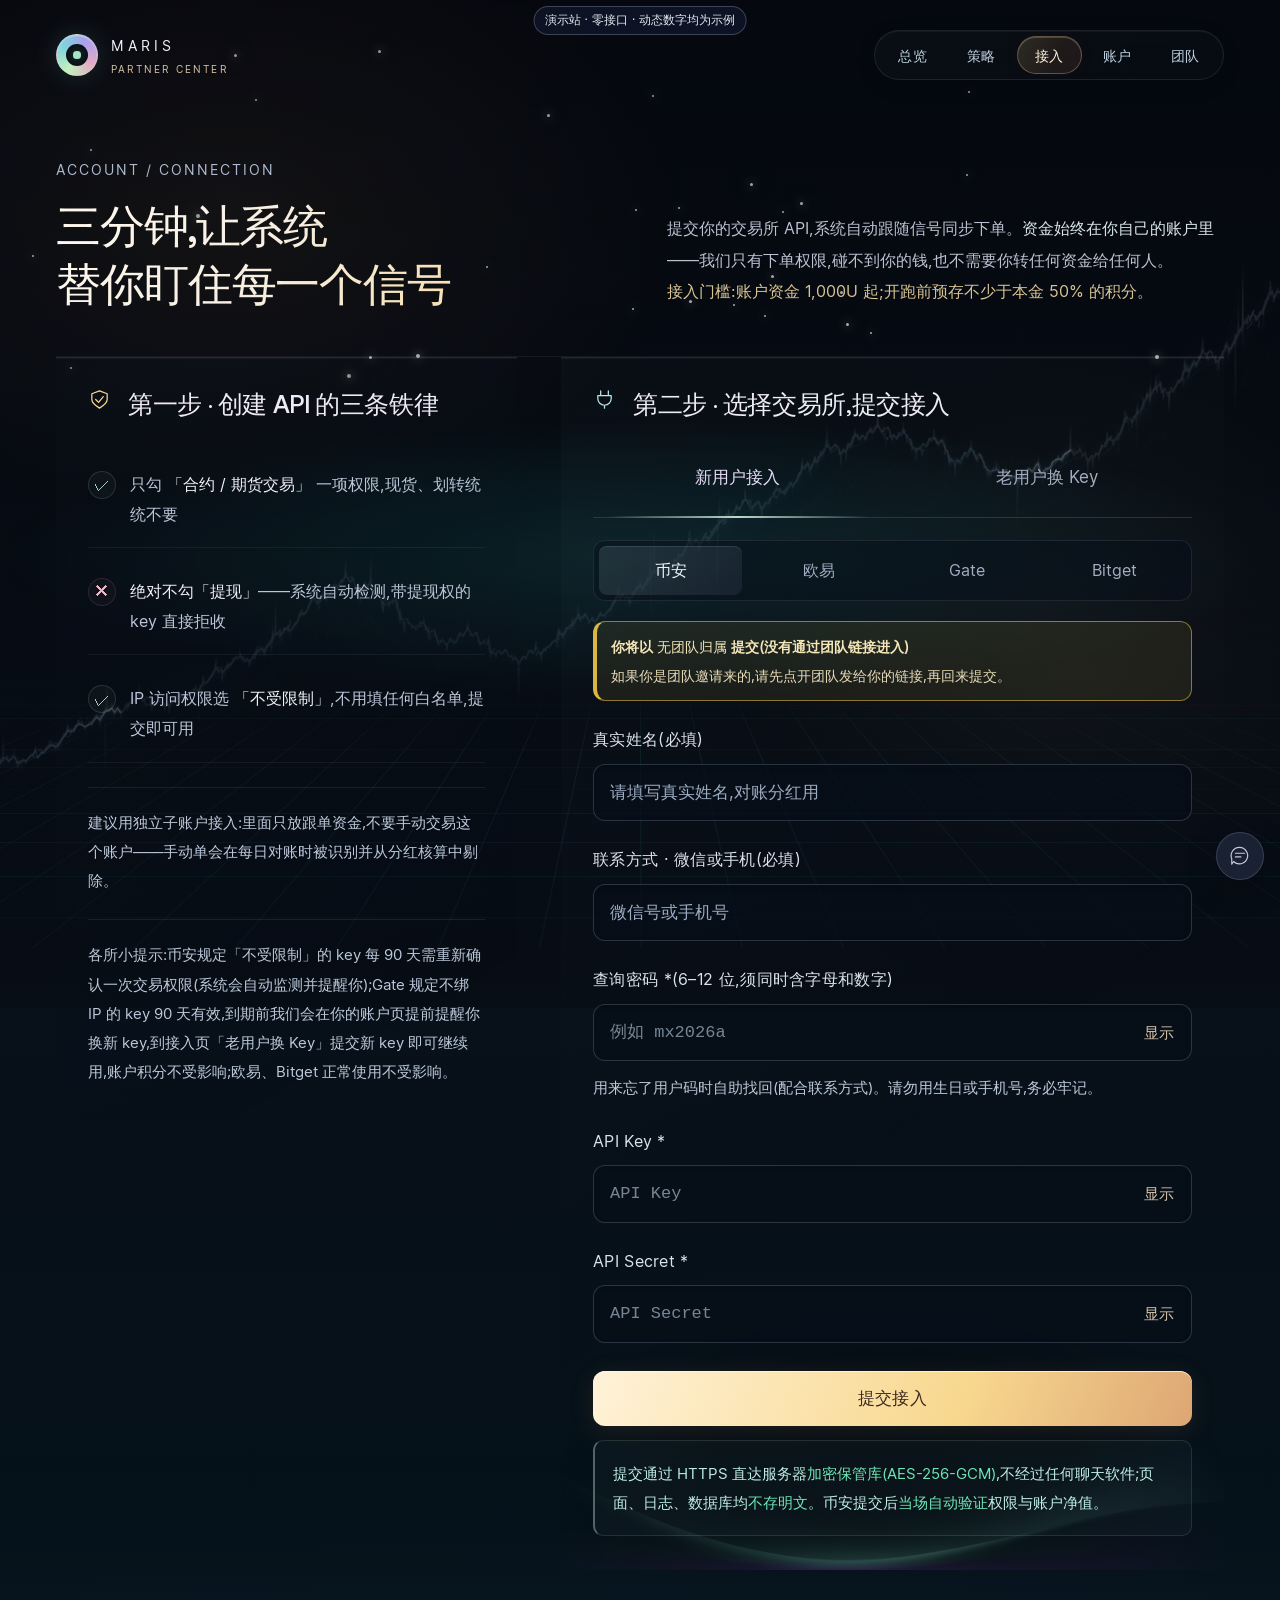
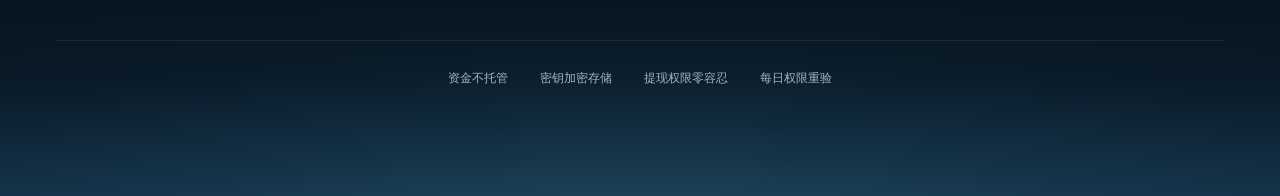
<file: partner_portal.html>
<!DOCTYPE html>
<html lang="zh-CN">
<head><script src="./assets/demo/demo-data.js"></script>
<meta charset="utf-8">
<meta name="viewport" content="width=device-width,initial-scale=1,viewport-fit=cover">
<meta name="robots" content="noindex,nofollow">
<title>Maris · 跟单接入</title>
<style>
:root{
  --tx:#eef2f7;--dim:#b0c0d4;--faint:#8b9cb2;
  --acc:#5eead4;--acc2:#7dd3fc;--warn:#fda4af;--ok:#6ee7b7;--gold:#fcd34d;
  --glass1:rgba(20,30,52,.42);--glass2:rgba(12,18,32,.32);
  --bd:rgba(126,176,238,.22);--bd-hi:rgba(126,176,238,.45);
}
*{box-sizing:border-box;margin:0;padding:0;-webkit-tap-highlight-color:transparent}
html{scroll-behavior:smooth}
body{background:linear-gradient(180deg,#05070d 0%,#081019 55%,#04121a 100%);color:var(--tx);font:15px/1.75 -apple-system,BlinkMacSystemFont,"SF Pro Text","PingFang SC","Noto Sans SC",sans-serif;min-height:100vh;overflow-x:hidden}
#water{display:none} 
.scrim{position:fixed;top:-12%;left:0;right:0;bottom:-12%;z-index:-2;background:linear-gradient(180deg,rgba(7,11,18,.46) 0%,rgba(7,11,18,.34) 40%,rgba(7,11,18,.56) 100%)}
.grain{position:fixed;top:0;left:0;right:0;bottom:0;z-index:-1;opacity:.035;background-image:url("data:image/svg+xml,%3Csvg xmlns='http://www.w3.org/2000/svg' width='160' height='160'%3E%3Cfilter id='n'%3E%3CfeTurbulence baseFrequency='.9' numOctaves='2'/%3E%3C/filter%3E%3Crect width='160' height='160' filter='url(%23n)' opacity='.6'/%3E%3C/svg%3E")}
.wrap{max-width:600px;margin:0 auto;padding:44px 20px 80px}
.crest{display:flex;align-items:center;gap:14px;margin-bottom:34px}
.logo{width:46px;height:46px;border-radius:14px;background:linear-gradient(135deg,#5eead4,#2c8fa3 60%,#1e5a8a);box-shadow:0 8px 24px rgba(94,234,212,.25),inset 0 1px 0 rgba(255,255,255,.35);display:flex;align-items:center;justify-content:center;font-weight:800;color:#04211d;font-size:23px}
.crest .t1{font-size:17px;font-weight:700;letter-spacing:3px}
.crest .t2{font-size:12px;color:var(--faint);letter-spacing:1.5px}
h1{font-size:34px;line-height:1.25;font-weight:800;letter-spacing:-.5px;margin-bottom:10px;background:linear-gradient(92deg,#f2f7ff 30%,#8fe8d8 70%,#7dd3fc);-webkit-background-clip:text;background-clip:text;color:transparent}
.lead{color:var(--dim);font-size:15px;margin-bottom:30px;max-width:92%}
.lead b{color:var(--tx);font-weight:600}
.card{position:relative;background:linear-gradient(165deg,var(--glass1),var(--glass2));backdrop-filter:blur(26px) saturate(1.5);-webkit-backdrop-filter:blur(26px) saturate(1.5);border:1px solid var(--bd);border-radius:22px;padding:24px 24px 26px;margin-bottom:20px;box-shadow:0 18px 50px rgba(2,6,14,.5),inset 0 1px 0 rgba(255,255,255,.07);transition:border-color .35s}
.card:hover{border-color:var(--bd-hi)}
.ct{display:flex;align-items:center;gap:10px;font-size:15px;font-weight:700;letter-spacing:.5px;margin-bottom:14px}
.ct .dot{width:7px;height:7px;border-radius:50%;background:var(--acc);box-shadow:0 0 12px var(--acc)}
.rule{display:flex;gap:12px;margin:11px 0;font-size:14px;color:var(--dim);align-items:flex-start}
.rule .ic{flex:0 0 22px;height:22px;border-radius:7px;display:flex;align-items:center;justify-content:center;font-size:12px;margin-top:2px}
.rule .ic.ok{background:rgba(110,231,183,.12);color:var(--ok)}
.rule .ic.no{background:rgba(253,164,175,.12);color:var(--warn)}
.rule b{color:var(--tx);font-weight:600}
.ipwrap{margin-top:16px;background:rgba(8,14,24,.55);border:1px solid var(--bd);border-radius:16px;padding:16px 18px}
.iphead{display:flex;justify-content:space-between;align-items:center;margin-bottom:10px}
.iphead .l{font-size:13px;color:var(--dim)}
.copy{white-space:nowrap;border:1px solid rgba(94,234,212,.5);background:rgba(94,234,212,.08);color:var(--acc);border-radius:10px;padding:7px 14px;font-size:13px;font-weight:600;cursor:pointer;transition:all .25s}
.copy:hover{background:rgba(94,234,212,.18)}
.ips{display:flex;flex-wrap:wrap;gap:7px}
.ip{font:13px/1 ui-monospace,SFMono-Regular,Menlo,monospace;letter-spacing:.5px;color:#bfeee6;background:rgba(94,234,212,.07);border:1px solid rgba(94,234,212,.18);border-radius:9px;padding:7px 10px}
.ip.main{color:#052e2a;background:linear-gradient(135deg,#5eead4,#4cc9b8);border:none;font-weight:700}
.ipnote{font-size:12px;color:var(--faint);margin-top:10px}
.tabs{display:flex;gap:8px;margin-bottom:20px}
.tab{flex:1;text-align:center;padding:11px 4px;border:1px solid var(--bd);border-radius:13px;color:var(--dim);cursor:pointer;font-size:14.5px;font-weight:600;user-select:none;transition:all .3s;background:rgba(10,16,28,.3)}
.tab.on{border-color:rgba(94,234,212,.55);color:var(--acc);background:rgba(94,234,212,.09);box-shadow:0 0 0 1px rgba(94,234,212,.15),0 6px 18px rgba(94,234,212,.08)}
label{display:block;font-size:12.5px;color:var(--dim);margin:15px 2px 6px;letter-spacing:.3px}
input{width:100%;padding:13px 15px;border:1px solid var(--bd);border-radius:13px;background:rgba(8,14,24,.55);color:var(--tx);font-size:15px;transition:all .3s;caret-color:var(--acc)}
input::placeholder{color:#465468}
input:focus{outline:none;border-color:rgba(94,234,212,.6);box-shadow:0 0 0 3px rgba(94,234,212,.12)}
.btn{width:100%;margin-top:22px;padding:15px;border:none;border-radius:14px;background:linear-gradient(135deg,#5eead4,#38b2a4 65%,#2c8fa3);color:#03211d;font-size:16px;font-weight:700;letter-spacing:1px;cursor:pointer;box-shadow:0 10px 30px rgba(94,234,212,.28),inset 0 1px 0 rgba(255,255,255,.4);transition:all .3s}
.btn:hover{transform:translateY(-1px);box-shadow:0 14px 36px rgba(94,234,212,.36),inset 0 1px 0 rgba(255,255,255,.4)}
.btn:active{transform:translateY(0)}
.btn:disabled{opacity:.55;transform:none}
.result{display:none;border-radius:14px;padding:15px 17px;margin-top:16px;font-size:14px;line-height:1.75}
.result.ok{display:block;background:rgba(110,231,183,.09);border:1px solid rgba(110,231,183,.4);color:var(--ok)}
.result.err{display:block;background:rgba(253,164,175,.09);border:1px solid rgba(253,164,175,.4);color:var(--warn)}
.codebox{margin-top:14px;padding:18px 16px;border-radius:14px;background:rgba(8,14,24,.6);border:1px solid rgba(110,231,183,.55);text-align:center;animation:cbpulse 2s ease-in-out infinite}
.codebox .cbl{font-size:11.5px;color:var(--faint);letter-spacing:1.5px;margin-bottom:6px}
.codebox .cbv{font:800 30px/1.3 ui-monospace,SFMono-Regular,Menlo,monospace;color:var(--gold);letter-spacing:2px;word-break:break-all;text-shadow:0 0 24px rgba(252,211,77,.35)}
.cbtip{margin-top:11px;font-size:14.5px;color:var(--ok);font-weight:700;text-align:center;line-height:1.7}
@keyframes cbpulse{0%,100%{box-shadow:0 0 0 0 rgba(110,231,183,.4)}50%{box-shadow:0 0 0 9px rgba(110,231,183,0)}}
.fine{font-size:12.5px;color:var(--faint);margin-top:14px;line-height:1.8}
.fine b{color:var(--dim)}
.trust{display:flex;gap:14px;margin-top:26px;flex-wrap:wrap;justify-content:center}
.trust span{font-size:12px;color:var(--faint);display:flex;align-items:center;gap:6px}
.trust i{font-style:normal;color:var(--acc);font-size:13px}
@media(max-width:430px){h1{font-size:28px}.card{padding:20px 17px 22px}.tab{font-size:13px}}
.vmodal{position:fixed;top:0;left:0;right:0;bottom:0;z-index:60;display:none;align-items:center;justify-content:center;background:rgba(4,8,16,.66);backdrop-filter:blur(6px);-webkit-backdrop-filter:blur(6px);padding:24px}
.vmodal.on{display:flex}
.vcard{max-width:430px;width:100%;text-align:center;padding:32px 24px 24px;border-radius:22px;background:linear-gradient(165deg,rgba(20,30,52,.94),rgba(12,18,32,.96));border:1px solid rgba(110,231,183,.5);box-shadow:0 30px 80px rgba(2,6,14,.7)}
.vcard .bigok{width:56px;height:56px;margin:0 auto 12px;border-radius:50%;background:rgba(110,231,183,.15);border:1px solid rgba(110,231,183,.6);display:flex;align-items:center;justify-content:center;font-size:27px;color:var(--ok)}
.waterfx{position:fixed;top:0;left:0;right:0;bottom:0;z-index:-2;pointer-events:none;display:none;overflow:hidden}
.waterfx.on{display:none}
.waterfx i{position:absolute;display:block;border-radius:50%;border:1px solid rgba(150,210,255,.32);box-shadow:inset 0 0 18px rgba(120,200,255,.16);opacity:0;animation:wfx 4.6s linear infinite}
.waterfx i:nth-child(1){left:16%;top:24%;width:30vmin;height:30vmin}
.waterfx i:nth-child(2){left:58%;top:50%;width:38vmin;height:38vmin;animation-delay:1.5s}
.waterfx i:nth-child(3){left:32%;top:70%;width:24vmin;height:24vmin;animation-delay:3s}
@keyframes wfx{0%{transform:scale(.12);opacity:0}12%{opacity:.5}100%{transform:scale(1);opacity:0}}
@media (orientation: portrait) and (max-width: 820px){body{background-image:linear-gradient(180deg,#05070d 0%,#081019 55%,#04121a 100%)}}
.xbtn{position:fixed;top:16px;right:16px;z-index:40;width:38px;height:38px;border-radius:50%;background:rgba(12,18,32,.55);backdrop-filter:blur(10px);-webkit-backdrop-filter:blur(10px);border:1px solid var(--bd);color:var(--dim);display:flex;align-items:center;justify-content:center;font-size:16px;text-decoration:none;font-weight:600}
.xbtn:active{background:rgba(94,234,212,.15);color:var(--acc)}


#bgGlow{position:fixed;inset:0;z-index:-4;pointer-events:none;background:radial-gradient(70% 22% at 50% 62%,rgba(46,229,220,.18),transparent 72%)}
#bgHorizon{position:fixed;left:-30%;right:-30%;bottom:-12%;height:52%;z-index:-3;pointer-events:none;background-image:linear-gradient(rgba(46,229,220,.16) 1.5px,transparent 1.5px),linear-gradient(90deg,rgba(46,229,220,.16) 1.5px,transparent 1.5px);background-size:64px 44px;transform:perspective(560px) rotateX(62deg);-webkit-mask-image:linear-gradient(180deg,transparent 0%,#000 42%,rgba(0,0,0,.5) 100%);mask-image:linear-gradient(180deg,transparent 0%,#000 42%,rgba(0,0,0,.5) 100%)}
.bgStar{position:fixed;z-index:-3;border-radius:50%;background:#fff;pointer-events:none;box-shadow:0 0 10px rgba(255,255,255,1),0 0 26px rgba(160,230,255,.55);animation:bgTwinkle 2.4s ease-in-out infinite,bgDrift 9s ease-in-out infinite alternate}
@keyframes bgTwinkle{0%,100%{opacity:.04;transform:scale(.45)}45%,55%{opacity:1;transform:scale(1.35)}}
@keyframes bgDrift{0%{translate:0 0}100%{translate:0 14px}}
.bgComet{position:fixed;z-index:-3;width:120px;height:2px;pointer-events:none;background:linear-gradient(90deg,rgba(255,255,255,0),rgba(255,255,255,.85));border-radius:2px;opacity:0;transform:rotate(-32deg);animation:bgComet 14s linear infinite}
.bgComet.c2{animation-delay:7.3s;animation-duration:17s}
@keyframes bgComet{0%,86%{opacity:0;transform:rotate(-32deg) translateX(0)}88%{opacity:.95}100%{opacity:0;transform:rotate(-32deg) translateX(52vw)}}
@media (prefers-reduced-motion:reduce){.bgStar,.bgComet{animation:none;opacity:.3}}


.glass{background:linear-gradient(165deg,rgba(15,22,34,.44),rgba(10,16,26,.36))!important}
.st{background:rgba(11,17,29,.42)!important}
.navcard{background:linear-gradient(165deg,rgba(15,22,34,.5),rgba(10,16,26,.4))!important}
.urow,.card{background:rgba(12,18,28,.38)!important}
</style>
<style>
#csFab{position:fixed;right:16px;bottom:20px;z-index:60;width:54px;height:54px;border-radius:50%;background:linear-gradient(135deg,#5eead4,#2c8fa3 60%,#1e5a8a);box-shadow:0 12px 30px rgba(94,234,212,.35),inset 0 1px 0 rgba(255,255,255,.35);display:flex;align-items:center;justify-content:center;font-size:24px;cursor:pointer;border:0}
#csPanel{position:fixed;right:12px;bottom:84px;z-index:61;width:min(340px,92vw);max-height:64vh;display:none;flex-direction:column;border-radius:18px;background:linear-gradient(165deg,rgba(20,30,52,.92),rgba(12,18,32,.9));backdrop-filter:blur(26px) saturate(1.5);-webkit-backdrop-filter:blur(26px) saturate(1.5);border:1px solid var(--bd-hi);box-shadow:0 24px 70px rgba(2,6,14,.7)}
#csPanel.on{display:flex}
.csHd{display:flex;align-items:center;justify-content:space-between;padding:13px 16px;border-bottom:1px solid var(--bd)}
.csHd b{font-size:14.5px;letter-spacing:.5px}.csHd span{font-size:11px;color:var(--faint)}
.csHd .x{cursor:pointer;color:var(--faint);font-size:15px;padding:2px 6px}
#csMsgs{flex:1;overflow-y:auto;padding:12px 14px;display:flex;flex-direction:column;gap:9px;min-height:140px}
.csB{max-width:86%;padding:9px 13px;border-radius:13px;font-size:13px;line-height:1.7;white-space:pre-wrap;word-break:break-word}
.csB.ai{align-self:flex-start;background:rgba(126,176,238,.12);border:1px solid rgba(126,176,238,.22);color:var(--tx)}
.csB.me{align-self:flex-end;background:rgba(94,234,212,.14);border:1px solid rgba(94,234,212,.3);color:#d9fff6}
.csChips{display:flex;gap:7px;flex-wrap:wrap;padding:4px 14px 10px}
.csChips span{font-size:11.5px;color:var(--acc);border:1px solid rgba(94,234,212,.35);border-radius:999px;padding:5px 11px;cursor:pointer;background:rgba(94,234,212,.06)}
.csIn{display:flex;gap:8px;padding:10px 12px;border-top:1px solid var(--bd)}
.csIn input{flex:1;background:rgba(7,11,18,.5);border:1px solid var(--bd);border-radius:11px;color:var(--tx);font-size:13px;padding:10px 12px;outline:none}
.csIn button{border:0;border-radius:11px;background:rgba(94,234,212,.16);color:var(--acc);font-size:13px;font-weight:700;padding:0 16px;cursor:pointer}
</style>
<link rel="icon" href="./assets/partner-release-123/favicon.svg"><link rel="stylesheet" href="./assets/partner-release-123/family.css"><link rel="stylesheet" href="./assets/partner-release-123/harbor.css"><link rel="stylesheet" href="./assets/partner-release-123/orbit-icons.css"><link rel="preload" as="image" href="./assets/partner-release-123/orbit-arrow.webp"><link rel="stylesheet" href="./assets/partner-release-123/panel-ambient.css"><link rel="stylesheet" href="./assets/input-release-132/suite-polish.css" data-suite-polish><link rel="stylesheet" href="./assets/partner-release-123/scrollbars.css" data-maris-scrollbars><link rel="stylesheet" href="./assets/input-release-132/input-compat.css" data-input-compat></head>
<body class="family-page family-portal">
<div id="bgGlow"></div><div id="bgHorizon"></div><div id="marketBackdrop" aria-hidden="true"><picture><source media="(orientation: portrait)" srcset="./assets/partner-release-123/market-trace-portrait.png"><img class="market-trace-layer" src="./assets/partner-release-123/market-trace-desktop.png" alt="" decoding="async" draggable="false"></picture><canvas id="marketTraceMotion"></canvas></div><span class="bgStar" style="left:62.5%;top:22.4%;width:3px;height:3px;animation-delay:0.5s,0.8s;animation-duration:3.2s,9.3s"></span><span class="bgStar" style="left:61.1%;top:23.4%;width:2px;height:2px;animation-delay:0.9s,1.5s;animation-duration:2.9s,14.3s"></span><span class="bgStar" style="left:58.6%;top:20.3%;width:3px;height:3px;animation-delay:1.1s,1.9s;animation-duration:4.3s,10.1s"></span><span class="bgStar" style="left:15.3%;top:23.8%;width:4px;height:4px;animation-delay:1.7s,2.9s;animation-duration:3.4s,14.9s"></span><span class="bgStar" style="left:68.0%;top:36.9%;width:2px;height:2px;animation-delay:2.2s,3.7s;animation-duration:3.6s,9.4s"></span><span class="bgStar" style="left:29.5%;top:5.6%;width:3px;height:3px;animation-delay:1.2s,2.0s;animation-duration:3.7s,10.4s"></span><span class="bgStar" style="left:59.7%;top:35.0%;width:2px;height:2px;animation-delay:2.8s,4.8s;animation-duration:4.0s,12.1s"></span><span class="bgStar" style="left:53.8%;top:33.3%;width:3px;height:3px;animation-delay:2.1s,3.6s;animation-duration:4.3s,11.8s"></span><span class="bgStar" style="left:38.0%;top:29.6%;width:2px;height:2px;animation-delay:1.6s,2.7s;animation-duration:2.9s,11.0s"></span><span class="bgStar" style="left:2.5%;top:28.3%;width:2px;height:2px;animation-delay:2.8s,4.8s;animation-duration:3.3s,10.6s"></span><span class="bgStar" style="left:42.7%;top:12.7%;width:3px;height:3px;animation-delay:2.2s,3.7s;animation-duration:3.3s,12.8s"></span><span class="bgStar" style="left:75.6%;top:10.1%;width:2px;height:2px;animation-delay:1.4s,2.4s;animation-duration:2.9s,11.2s"></span><span class="bgStar" style="left:57.3%;top:33.8%;width:2px;height:2px;animation-delay:3.1s,5.3s;animation-duration:3.5s,13.9s"></span><span class="bgStar" style="left:19.9%;top:11.0%;width:2px;height:2px;animation-delay:1.1s,1.9s;animation-duration:3.7s,14.2s"></span><span class="bgStar" style="left:50.9%;top:10.6%;width:2px;height:2px;animation-delay:1.6s,2.7s;animation-duration:3.0s,14.4s"></span><span class="bgStar" style="left:32.5%;top:39.3%;width:4px;height:4px;animation-delay:0.3s,0.5s;animation-duration:3.3s,12.0s"></span><span class="bgStar" style="left:28.8%;top:39.5%;width:3px;height:3px;animation-delay:1.2s,2.0s;animation-duration:2.6s,12.2s"></span><span class="bgStar" style="left:53.0%;top:23.0%;width:2px;height:2px;animation-delay:2.0s,3.4s;animation-duration:4.6s,13.0s"></span><span class="bgStar" style="left:90.2%;top:39.4%;width:4px;height:4px;animation-delay:1.7s,2.9s;animation-duration:3.9s,9.9s"></span><span class="bgStar" style="left:49.4%;top:34.2%;width:2px;height:2px;animation-delay:2.8s,4.8s;animation-duration:3.8s,11.9s"></span><span class="bgStar" style="left:18.3%;top:6.0%;width:3px;height:3px;animation-delay:1.4s,2.4s;animation-duration:3.7s,10.3s"></span><span class="bgStar" style="left:49.6%;top:23.2%;width:2px;height:2px;animation-delay:3.1s,5.3s;animation-duration:2.9s,11.8s"></span><span class="bgStar" style="left:60.2%;top:30.5%;width:3px;height:3px;animation-delay:3.4s,5.8s;animation-duration:4.0s,10.2s"></span><span class="bgStar" style="left:65.6%;top:32.3%;width:3px;height:3px;animation-delay:0.8s,1.4s;animation-duration:3.1s,13.8s"></span><span class="bgStar" style="left:75.5%;top:19.3%;width:2px;height:2px;animation-delay:0.8s,1.4s;animation-duration:2.7s,12.5s"></span><span class="bgStar" style="left:66.1%;top:35.9%;width:3px;height:3px;animation-delay:3.4s,5.8s;animation-duration:3.9s,12.8s"></span><span class="bgStar" style="left:5.5%;top:40.8%;width:2px;height:2px;animation-delay:1.3s,2.2s;animation-duration:2.8s,13.4s"></span><span class="bgStar" style="left:27.1%;top:41.5%;width:4px;height:4px;animation-delay:3.0s,5.1s;animation-duration:2.6s,12.4s"></span><span class="bgStar" style="left:13.3%;top:25.6%;width:2px;height:2px;animation-delay:2.0s,3.4s;animation-duration:4.2s,12.2s"></span><span class="bgStar" style="left:7.0%;top:16.6%;width:2px;height:2px;animation-delay:3.1s,5.3s;animation-duration:4.3s,9.8s"></span><span class="bgComet" style="top:78%;left:2%"></span><span class="bgComet c2" style="top:64%;left:18%"></span><span class="bgComet c3" style="top:86%;left:38%"></span><span class="bgComet c4" style="top:70%;left:55%"></span><span class="bgComet c5" style="top:82%;left:72%"></span>
<canvas id="water" aria-hidden="true"></canvas>
<div class="waterfx" id="waterfx" aria-hidden="true"><i></i><i></i><i></i></div>
<div class="scrim" aria-hidden="true"></div>
<script id="marisTeamCapture"> function marisTeamCapture(search,store){var t=String(new URLSearchParams(search).get('t')||'').replace(/[^A-Za-z0-9]/g,'').slice(0,8),ok=false;if(t){try{store.setItem('marisTeam',t);ok=(store.getItem('marisTeam')===t)}catch(e){ok=false}}return {code:t,stored:ok}}var MARIS_TEAM_URL={code:'',stored:false};try{MARIS_TEAM_URL=marisTeamCapture(location.search,window.demoMem)}catch(e){try{MARIS_TEAM_URL=marisTeamCapture(location.search,null)}catch(_e){}}</script>
<a class="xbtn" href="partner_home.html" aria-label="返回首页">✕</a>
<div class="wrap">
  <div class="crest"><a class="family-brand" href="partner_home.html" aria-label="Maris 合作伙伴中心"><span class="family-mark" aria-hidden="true"></span><span><b>MARIS</b><small>PARTNER CENTER</small></span></a><nav class="family-nav" aria-label="合作伙伴导航"><a href="partner_home.html">总览</a><a href="partner_strategy.html">策略</a><a href="partner_portal.html">接入</a><a href="partner_topup.html">账户</a><a href="partner_team.html">团队</a></nav></div>
  <section class="family-page-heading"><span class="family-eyebrow">ACCOUNT / CONNECTION</span><h1>三分钟,让系统<br>替你盯住每一个信号</h1>
  <div style="margin:0 0 22px;padding:14px 16px 14px 18px;border-radius:13px;border:1px solid rgba(167,139,250,.5);border-left:4px solid rgba(167,139,250,.85);background:rgba(167,139,250,.09);color:#ded2fb;font-size:14px;line-height:1.9;font-weight:600">🔐 提交你的交易所 API,系统自动跟随信号同步下单。<b style="color:#c4b5fd">资金始终在你自己的账户里</b>——我们只有下单权限,碰不到你的钱,也不需要你转任何资金给任何人。<br><span style="color:var(--gold)">接入门槛:账户资金 1,000U 起;开跑前预存不少于本金 50% 的积分。</span></div>

  </section><div class="family-content" id="partnerDirectory"><div class="card">
    <div class="ct"><span class="dot"></span>第一步 · 创建 API 的三条铁律</div>
    <div class="rule"><div class="ic ok">✓</div><div>只勾 <b>「合约 / 期货交易」</b> 一项权限,现货、划转统统不要</div></div>
    <div class="rule"><div class="ic no">✕</div><div><b>绝对不勾「提现」</b>——系统自动检测,带提现权的 key 直接拒收</div></div>
    <div class="rule"><div class="ic ok">✓</div><div>IP 访问权限选 <b>「不受限制」</b>,不用填任何白名单,提交即可用</div></div>
    <div class="fine">建议用<b>独立子账户</b>接入:里面只放跟单资金,不要手动交易这个账户——手动单会在每日对账时被识别并从分红核算中剔除。</div>
    <div class="fine"><b>各所小提示</b>:币安规定「不受限制」的 key 每 90 天需重新确认一次交易权限(系统会自动监测并提醒你);Gate 规定不绑 IP 的 key 90 天有效,到期前我们会在你的账户页提前提醒你换新 key,到接入页「老用户换 Key」提交新 key 即可继续用,账户积分不受影响;欧易、Bitget 正常使用不受影响。</div>
  </div>

  <div class="card">
    <div class="ct"><span class="dot"></span><span id="steptitle">第二步 · 选择交易所,提交接入</span></div>
    <div class="tabs" id="modetabs" style="margin-bottom:12px">
      <div class="tab on" data-m="new">🆕 新用户接入</div>
      <div class="tab" data-m="old">🔁 老用户换 Key</div>
    </div>
    <div id="oldnote" style="display:none;margin:0 0 6px;padding:12px 14px;border-radius:12px;border:1px solid rgba(252,211,77,.45);background:rgba(252,211,77,.07);color:#f5e6b8;font-size:14px;line-height:1.8;font-weight:600">🔁 key 到期或删除重建后,在这里提交<b style="color:#fcd34d">新 key</b>:账户、积分、收益、用户码<b style="color:#fcd34d">全部保留,跟单不中断</b>。系统会核对新 key 与原账户属于<b style="color:#fcd34d">同一个交易所账户</b>——别人拿你的用户码也换不走。Gate 用户注意:换新后 key 的 90 天有效期<b style="color:#fcd34d">从换新当天重新数</b>(只是 key 自身的寿命时钟,账户、积分、收益完全不受影响)。</div>
    <div class="tabs" id="tabs">
      <div class="tab on" data-x="binance">币安</div>
      <div class="tab" data-x="okx">欧易</div>
      <div class="tab" data-x="gate">Gate</div>
      <div class="tab" data-x="bitget">Bitget</div>
    </div>
    <div id="code-row" style="display:none"><label>你的用户码 *(MP- 开头。忘了→「我的账户」页用旧 API Key 查回,或用 联系方式+查询密码 自助找回;都不行→联系你的对接人)</label><input id="f-code" autocomplete="off" placeholder="MP-DEMO"></div>
    <div id="nc-rows">
    <div id="teamJoin" role="status" aria-live="polite" data-team-code="" data-a01="" data-team-state="init" style="margin:4px 0 12px;padding:12px 14px;border-radius:12px;border:1px solid rgba(252,211,77,.5);border-left:4px solid rgba(252,211,77,.85);background:rgba(252,211,77,.08);color:#f5e6b8;font-size:14px;line-height:1.8;font-weight:600"><div id="teamJoinLine">正在读取团队归属…</div><div id="teamJoinHint" style="margin-top:4px;font-size:13px;font-weight:500;color:#e8dcb8"></div></div>
    <label>真实姓名(必填)</label><input id="f-name" maxlength="40" placeholder="请填写真实姓名,对账分红用">
    <label>联系方式 · 微信或手机(必填)</label><input id="f-contact" maxlength="80" placeholder="微信号或手机号">
    <label>查询密码 *(6–12 位,须同时含字母和数字)</label><input type="text" data-concealed="true" data-maris-secret="true" inputmode="text" id="f-rpwd" autocomplete="off" maxlength="12" placeholder="例如 mx2026a" oninput="rpwdMeter(this.value)">
    <div id="rpwdMeter" style="display:none;margin-top:8px;font-size:14px"><span id="rpmBar" style="display:inline-block;height:8px;border-radius:6px;vertical-align:middle;transition:all .3s"></span> <b id="rpmTxt"></b></div>
    <div class="fine" style="margin-top:6px">🔑 用来<b>忘了用户码时自助找回</b>(配合联系方式)。请勿用生日或手机号,务必牢记。</div>
    </div>
    <label>API Key *</label><input type="text" data-concealed="true" data-maris-secret="true" inputmode="text" id="f-key" autocomplete="off" spellcheck="false" placeholder="API Key">
    <label>API Secret *</label><input type="text" data-concealed="true" data-maris-secret="true" inputmode="text" id="f-secret" autocomplete="off" spellcheck="false" placeholder="API Secret">
    <div id="pass-row" style="display:none"><label>Passphrase *(创建 API 时自己设的口令)</label><input type="text" data-concealed="true" data-maris-secret="true" inputmode="text" id="f-pass" autocomplete="off" spellcheck="false" placeholder="Passphrase"></div>
    <div id="shot-row" style="display:none"><label>API 权限截图 *(Gate 必传)</label><input type="file" id="f-shot" accept="image/*" style="padding:11px;font-size:14px">
    <div style="margin-top:8px;padding:11px 13px;border-radius:11px;border:1px solid rgba(252,211,77,.5);background:rgba(252,211,77,.08);color:#f5e6b8;font-size:14px;line-height:1.8;font-weight:600">📷 请截 API <b style="color:#fcd34d">创建保存完成后</b>的密钥详情页——已开通权限一栏里<b style="color:#fcd34d">不含「提现」</b>。(创建过程页不算,要保存后的状态页)截图加密存服务器仅供管理员核验,不外传。</div></div>
    <button class="btn" id="go" onclick="submitKey()">提交接入</button>
    <div class="result" id="res"></div>
    <div id="secnote" style="margin-top:14px;padding:14px 16px;border-radius:13px;border:1px solid rgba(110,231,183,.5);border-left:4px solid rgba(110,231,183,.85);background:rgba(110,231,183,.09);color:#bfeee6;font-size:14px;line-height:1.9;font-weight:600">🔐 提交通过 HTTPS 直达服务器<b style="color:#6ee7b7">加密保管库(AES-256-GCM)</b>,不经过任何聊天软件;页面、日志、数据库均<b style="color:#6ee7b7">不存明文</b>。币安提交后<b style="color:#6ee7b7">当场自动验证</b>权限与账户净值;其他交易所提交即加密入库,适配器自动完成验证后我们与你确认。</div>
  </div>

  <div class="trust">
    <span><i>◆</i> 资金不托管</span><span><i>◆</i> 密钥加密存储</span><span><i>◆</i> 提现权限零容忍</span><span><i>◆</i> 每日权限重验</span>
  </div>
  
</div></div>
<div class="vmodal" id="vok"><div class="vcard"><div class="bigok">✓</div><div style="font-size:17px;font-weight:800;color:var(--ok);letter-spacing:.5px;margin-bottom:10px" id="voktitle">验证通过 · 已入册</div><div style="font-size:14px;color:var(--faint);letter-spacing:1.5px;margin-bottom:4px">你的用户码</div><div style="font:800 28px/1.3 ui-monospace,Menlo,monospace;color:var(--gold);letter-spacing:2px" id="vokcode">—</div><button class="copy" type="button" onclick="cpVok()" style="margin-top:10px">复制用户码</button><div style="font-size:14px;color:var(--dim);line-height:1.85;margin-top:14px" id="voktip">📸 请截图保存用户码。下一步:到「我的账户」页<b style="color:var(--acc)">预存积分</b>,达到开跑门槛后系统自动开始跟单。</div><a href="partner_topup.html" style="display:block;margin-top:16px;padding:13px;border-radius:13px;background:linear-gradient(135deg,#5eead4,#38b2a4 65%,#2c8fa3);color:#03211d;font-weight:700;text-decoration:none">去我的账户 · 充值积分</a><div onclick="document.getElementById('vok').className='vmodal'" style="margin-top:10px;font-size:14px;color:var(--faint);cursor:pointer">先关闭</div></div></div>
<script id="teamBindJs">


var TEAM_SEQ=0;
function teamCanon(s){return String(s||'').replace(/[^A-Za-z0-9]/g,'').slice(0,8)}
function teamStored(){
  var u=(typeof MARIS_TEAM_URL==='object'&&MARIS_TEAM_URL)||{code:'',stored:false};
  if(u.code&&!u.stored)return teamCanon(u.code);
  var s='';try{s=window.demoMem.getItem('marisTeam')||''}catch(e){s=''}
  return teamCanon(s);
}
function teamPaint(parts,hint){
  var line=document.getElementById('teamJoinLine'),h=document.getElementById('teamJoinHint');
  if(line){line.textContent='';for(var i=0;i<parts.length;i++){var n=document.createElement(parts[i][1]?'b':'span');n.textContent=parts[i][0];line.appendChild(n)}}
  if(h)h.textContent=hint||'';
}
function teamRender(){
  var el=document.getElementById('teamJoin');if(!el)return '';
  var code=teamStored(),seq=++TEAM_SEQ;
  el.setAttribute('data-team-code',code);el.setAttribute('data-a01','');
  var again='不是这个团队?直接点开你要加入的团队发给你的链接,这里会换成你最后点开的那个。';
  if(!code){el.setAttribute('data-team-state','none');teamPaint([['你将以 ',0],['无团队归属',1],[' 提交(没有通过团队链接进入)',0]],'如果你是团队邀请来的,请先点开团队发给你的链接,再回来提交。');return code}
  el.setAttribute('data-team-state','pending');teamPaint([['你将加入团队码 ',0],[code,1],[' 的团队 · 正在查询团队名…',0]],again);
  function unresolved(){if(seq!==TEAM_SEQ)return;el.setAttribute('data-team-state','unresolved');teamPaint([['你将加入团队码 ',0],[code,1],[' 的团队(团队名暂时查不到,不影响提交)',0]],again)}
  try{
    demoGet('demo:s12?t='+encodeURIComponent(code)).then(function(x){return x.json()}).then(function(d){
      if(seq!==TEAM_SEQ)return;
      if(d&&d.ok&&d.name&&d.code===code){
        var nm=String(d.name);el.setAttribute('data-team-state','ok');el.setAttribute('data-a01',nm);
        teamPaint([['你将加入 ',0],[nm,1],[/团队$/.test(nm)?'':' 团队',0],['(团队码 '+code+')',0]],again);
      }else if(d&&d.error==='not_found'&&d.code===code){
        el.setAttribute('data-team-state','not_found');
        teamPaint([['团队码 ',0],[code,1],[' 查无此团队:提交后将',0],['不归属任何团队',1]],'请向邀请你的人核对链接,点开正确的团队链接后再提交。');
      }else{unresolved()}
    }).catch(unresolved);
  }catch(e){unresolved()}
  return code;
}
function teamSubmitCode(){
  var el=document.getElementById('teamJoin');if(!el)return null;
  var shown=el.getAttribute('data-team-code')||'';
  if(teamStored()!==shown){teamRender();return null}
  return shown;
}
teamRender();
try{window.addEventListener('storage',function(e){if(!e||e.key===null||e.key==='marisTeam')teamRender()})}catch(e){}
try{window.addEventListener('pageshow',function(e){if(e&&e.persisted)teamRender()})}catch(e){}
try{document.addEventListener('visibilitychange',function(){if(document.visibilityState!=='visible')return;var el=document.getElementById('teamJoin');if(el&&teamStored()!==(el.getAttribute('data-team-code')||''))teamRender()})}catch(e){}
</script>
<script>
var EX='binance';
var MODE='new';
document.getElementById('modetabs').addEventListener('click',function(e){
  var t=e.target.closest('.tab'); if(!t||!t.dataset.m)return;
  document.querySelectorAll('#modetabs .tab').forEach(function(x){x.classList.remove('on')});
  t.classList.add('on'); MODE=t.dataset.m;
  var old=(MODE==='old');
  document.getElementById('code-row').style.display=old?'block':'none';
  document.getElementById('nc-rows').style.display=old?'none':'block';
  document.getElementById('oldnote').style.display=old?'block':'none';
  document.getElementById('steptitle').textContent=old?'老用户 · 选择交易所,提交新 Key':'第二步 · 选择交易所,提交接入';
  document.getElementById('go').textContent=old?'提交新 Key':'提交接入';
  document.getElementById('res').className='result';
});
document.getElementById('tabs').addEventListener('click',function(e){
  var t=e.target.closest('.tab'); if(!t)return;
  document.querySelectorAll('#tabs .tab').forEach(function(x){x.classList.remove('on')});
  t.classList.add('on'); EX=t.dataset.x;
  document.getElementById('pass-row').style.display=(EX==='okx'||EX==='bitget')?'block':'none';
  document.getElementById('shot-row').style.display=(EX==='gate')?'block':'none';
  updSec();
});
function updSec(){
  var el=document.getElementById('secnote');if(!el)return;
  var NM={binance:'币安',okx:'欧易',gate:'Gate',bitget:'Bitget'};
  var tail=(EX==='binance')
    ?'币安提交后<b style="color:#6ee7b7">当场自动验证</b>权限与账户净值。'
    :(NM[EX]||EX)+' 提交后即加密入库,系统<b style="color:#6ee7b7">自动完成验证(通常 1-2 分钟)</b>——提交后请<b style="color:#6ee7b7">留在本页稍候</b>,通过后这里会弹出确认卡;提前离开也不要紧,稍后在「我的账户」页输入 API Key 即可查到结果。';
  el.innerHTML='🔐 提交通过 HTTPS 直达服务器<b style="color:#6ee7b7">加密保管库(AES-256-GCM)</b>,不经过任何聊天软件;页面、日志、数据库均<b style="color:#6ee7b7">不存明文</b>。'+tail;
}
updSec();
function submitKey(){
  var b=document.getElementById('go'), r=document.getElementById('res');
  var old=(MODE==='old');
  var body={exchange:EX,api_key:v('f-key'),api_secret:v('f-secret'),passphrase:v('f-pass')};
  if(old){
    body.client_code=v('f-code').toUpperCase();
    if(!body.client_code||!body.api_key||!body.api_secret){show(r,'err','请把用户码和新 Key/Secret 填完整');return}
  }else{
    body.name=v('f-name');body.contact=v('f-contact');body.recover_pwd=v('f-rpwd');
    if(!body.name||!body.api_key||!body.api_secret){show(r,'err','请把带 * 的必填项填完整');return}
    if(!/^[A-Za-z0-9]{6,12}$/.test(body.recover_pwd)||!/[A-Za-z]/.test(body.recover_pwd)||!/[0-9]/.test(body.recover_pwd)){show(r,'err','查询密码需 6–12 位,且同时含字母和数字(忘了用户码时凭它找回)');return}
  }
  if((EX==='okx'||EX==='bitget')&&!body.passphrase){show(r,'err','该交易所需要 Passphrase');return}
  if(EX==='gate'){
    var sf=document.getElementById('f-shot');
    if(!(sf&&sf.files&&sf.files[0])){show(r,'err','Gate 用户请上传 API 权限截图(显示未勾选「提现」)');return}
    b.disabled=true;b.textContent='处理截图 …';
    shrinkImg(sf.files[0],function(b64){
      if(!b64){b.disabled=false;b.textContent=old?'提交新 Key':'提交接入';show(r,'err','截图读取失败,请换一张(建议直接截屏)');return}
      body.keyshot_b64=b64; if(old){f01(body,b,r)}else{doSubmit(body,b,r)}
    });
    return;
  }
  if(old){f01(body,b,r)}else{doSubmit(body,b,r)}
}
function f01(body,b,r){
  b.disabled=true;b.textContent='验证替换中 …';
  demoGet('demo:s10',{method:'POST',headers:{'Content-Type':'application/json'},body:JSON.stringify(body)})
  .then(function(x){return x.json()}).then(function(d){
    b.disabled=false;b.textContent='提交新 Key';
    if(d.ok){
      if(d.queued){r.className='result ok';r.innerHTML='⏳ '+esc(d.msg||'新 key 已暂存,系统自动重试完成替换');try{r.scrollIntoView({behavior:'smooth',block:'center'})}catch(_e){}return}
      r.className='result ok';
      r.innerHTML='✅ '+esc(d.msg||'更换成功')+'<div class="codebox"><div class="cbl">你的用户码 · 保持不变</div><div class="cbv" id="cbv">'+esc(d.client_code||'')+'</div></div>';
      ['f-key','f-secret','f-pass'].forEach(function(i){document.getElementById(i).value=''});
      var vt=document.getElementById('voktitle');if(vt)vt.textContent='更换成功';
      var vp=document.getElementById('voktip');if(vp)vp.innerHTML='新 key 已生效:账户、积分、收益全部保留,跟单照常进行,无需其他操作。';
      document.getElementById('vokcode').textContent=(d.client_code||'—');
      document.getElementById('vok').className='vmodal on';
      try{r.scrollIntoView({behavior:'smooth',block:'center'})}catch(_e){}
    }else{
      var m={not_found:(d.hint||'用户码没找到,请核对(MP- 开头)'),exchange_mismatch:(d.hint||'交易所页签与你的账户不一致'),missing_passphrase:'该交易所需要 Passphrase',withdraw_enabled:(d.hint||'新 key 带提现权限,拒收'),verify_failed:(d.hint||'新 key 验证未通过'),identity_mismatch:(d.hint||'新 key 与原账户不是同一个交易所账户,已拒绝'),identity_unverifiable:(d.hint||'身份编号暂读不到,未替换,请稍后重试'),missing_screenshot:(d.hint||'Gate 用户请上传新 key 的权限截图'),rate_limited:'今日尝试次数过多,明天再试',missing_fields:'请填完整'};
      show(r,'err','❌ '+(m[d.error]||d.error));
    }
  }).catch(function(){b.disabled=false;b.textContent='提交新 Key';show(r,'err','网络异常,请重试')})
}
function shrinkImg(file,cb){
  try{
    var rd=new FileReader();
    rd.onload=function(){
      var im=new Image();
      im.onload=function(){
        try{
          var mx=1280,sc=Math.min(1,mx/Math.max(im.width,im.height));
          var cv2=document.createElement('canvas');cv2.width=Math.round(im.width*sc);cv2.height=Math.round(im.height*sc);
          cv2.getContext('2d').drawImage(im,0,0,cv2.width,cv2.height);
          cb(cv2.toDataURL('image/jpeg',0.8));
        }catch(e){cb(null)}
      };
      im.onerror=function(){cb(null)};
      im.src=rd.result;
    };
    rd.onerror=function(){cb(null)};
    rd.readAsDataURL(file);
  }catch(e){cb(null)}
}
function doSubmit(body,b,r){
  var tc=teamSubmitCode();   
  if(tc===null){b.disabled=false;b.textContent='提交接入';show(r,'err','团队归属刚刚有变化,已按你最后点开的团队链接更新。请看一眼上方「你将加入」这一行,确认后再点提交');return}
  body.team=tc;
  b.disabled=true;b.textContent='提交验证中 …';
  demoGet('demo:s11',{method:'POST',headers:{'Content-Type':'application/json'},body:JSON.stringify(body)})
  .then(function(x){return x.json()}).then(function(d){
    b.disabled=false;b.textContent='提交接入';
    if(d.ok){var code=d.client_code||d.id||'';
      r.className='result ok';
      r.innerHTML='✅ '+esc(d.msg||'已收到')+
        '<div class="codebox"><div class="cbl">你的用户码 · CLIENT CODE</div><div class="cbv" id="cbv">'+esc(code)+'</div><button class="copy" type="button" onclick="cpCode()" style="margin-top:12px">复制用户码</button></div>'+
        '<div class="cbtip">📸 请立即截图保存这个用户码!<br>之后查积分、充值都要用它(忘了可用 API Key 找回)</div>';
      r.innerHTML+='<div id="pvnote" style="margin-top:10px;font-size:13px;color:#f5e6b8;line-height:1.8">⏳ 自动验证进行中(通常 1-2 分钟)——请留在本页,通过后会弹出确认卡。</div>';
      startPoll(body.api_key,code);
      ['f-key','f-secret','f-pass'].forEach(function(i){document.getElementById(i).value=''});
      try{r.scrollIntoView({behavior:'smooth',block:'center'})}catch(_e){r.scrollIntoView()}}
    else{var m={rate_limited:'今日提交次数过多,请明天再试',bad_exchange:'交易所参数错误',missing_fields:'必填项不完整',missing_passphrase:'缺 Passphrase',bad_recover_pwd:(d.hint||'查询密码需 6–12 位,且同时含字母和数字'),duplicate_key:'这个 key 已经提交过了',verify_failed:(d.hint||'验证未通过, 请核对后重试'),missing_screenshot:(d.hint||'Gate 用户请上传 API 权限截图'),withdraw_enabled:(d.hint||'该 key 带提现权限,请关闭后重新提交'),bad_request:'请求格式错误'};
      show(r,'err','❌ '+(m[d.error]||d.error))}
  }).catch(function(){b.disabled=false;b.textContent='提交接入';show(r,'err','网络异常,请重试')});
}
var PV=0,PVN=0;
function startPoll(key,code){
  clearInterval(PV);PVN=0;
  function chk(){
    PVN++;
    demoGet('demo:s15',{method:'POST',headers:{'Content-Type':'application/json'},body:JSON.stringify({q:key})})
    .then(function(x){return x.json()}).then(function(d){
      if(d&&d.ok&&d.status==='active'){
        clearInterval(PV);PV=0;
        var n=document.getElementById('pvnote');if(n)n.innerHTML='✅ 验证已通过!';
        var vt=document.getElementById('voktitle');if(vt)vt.textContent='验证通过 · 已入册';
        document.getElementById('vokcode').textContent=(d.code||code||'—');
        document.getElementById('vok').className='vmodal on';
      } else if(d&&d.ok&&PVN===3&&d.status!=='active'){
        var n3=document.getElementById('pvnote');if(n3)n3.innerHTML='⚠️ 验证还没通过。常见原因:①Key/Secret 没粘贴完整 ②权限没勾「合约交易」③Passphrase 不对(欧易/Bitget)。核对后<b>用同一个 key 直接重新提交</b>即可,系统会立即重验;也可稍后到「我的账户」页输 Key 查看结果。';
      } else if(PVN>=40){clearInterval(PV);PV=0;var n2=document.getElementById('pvnote');if(n2)n2.innerHTML='仍在验证中——可先离开,稍后到「我的账户」页输入 API Key 查看结果。'}
    }).catch(function(){})
  }
  setTimeout(chk,15000);PV=setInterval(chk,12000);
}
function rpwdMeter(v){
  var box=document.getElementById('rpwdMeter'),bar=document.getElementById('rpmBar'),txt=document.getElementById('rpmTxt');
  if(!v){box.style.display='none';return}
  box.style.display='block';
  var sc=0;
  if(/^(?=.*[A-Za-z])(?=.*\d)[A-Za-z\d]{6,12}$/.test(v))sc=1;
  if(sc&&v.length>=8)sc=2;
  if(sc>=2&&(/[a-z]/.test(v)&&/[A-Z]/.test(v)||v.length>=10))sc=3;
  var m={0:['#f43f5e','28px','不合格:需 6–12 位且同时含字母和数字,提交不了'],1:['#fda4af','44px','低:强度太弱,不建议——请加长或混用大小写'],2:['#fbbf24','76px','中:不错'],3:['#34d399','110px','高:很棒']}[sc];
  bar.style.background=m[0];bar.style.width=m[1];txt.style.color=m[0];txt.textContent=m[2];
}
function v(i){return (document.getElementById(i).value||'').trim()}
function show(el,c,t){el.className='result '+c;el.textContent=t}
function esc(s){return String(s||'').replace(/[<>&"]/g,function(c){return {'<':'&lt;','>':'&gt;','&':'&amp;','"':'&quot;'}[c]})}
function cpCode(){var t=document.getElementById('cbv');if(t&&navigator.clipboard)navigator.clipboard.writeText(t.textContent.trim())}
function cpVok(){var t=document.getElementById('vokcode');if(t&&navigator.clipboard)navigator.clipboard.writeText(t.textContent.trim())}
</script>
<script>
</script>
<button id="csFab" aria-label="客服">💬</button>
<div id="csPanel">
  <div class="csHd"><div><b>Maris 助手</b> <span>· 人工 9:00–21:00 SGT</span></div><div class="x" onclick="csT()">✕</div></div>
  <div id="csMsgs"></div>
  <div class="csChips">
    <span onclick="csQ('怎么绑定 API?')">怎么绑定 API?</span>
    <span onclick="csQ('各交易所要注意什么?')">各交易所注意</span>
    <span onclick="csQ('最近收益怎么样?')">最近收益</span>
    <span onclick="csQ('转人工')">转人工</span>
  </div>
  <div class="csIn"><input id="csI" placeholder="输入问题,回车发送" onkeydown="if(event.key==='Enter')csS()"><button onclick="csS()">发送</button></div>
</div>
<script>
(function(){
var P=null;demoGet('demo:s07').then(function(x){return x.json()}).then(function(d){P=d}).catch(function(){});
var SEC=['参数','策略','仓位','杠杆','止损','止盈','选币','信号','算法','源码','代码','模型','判据','阈值','机密','怎么选','内部'];
function fmt(n){return (n>=0?'+':'')+Number(n).toFixed(1)+'%'}
function ans(q){
  q=q.toLowerCase();
  for(var i=0;i<SEC.length;i++)if(q.indexOf(SEC[i].toLowerCase())>-1)return '这部分属于策略核心,不方便展开哈～\n您点「转人工」,我请负责人来给您专业解答 😊';
  if(q.indexOf('转人工')>-1){var hh=(new Date().getUTCHours()+8)%24;return (hh>=9&&hh<21)?'已通知人工 ✓ 负责人在线(9:00–21:00 新加坡时间),请稍候,马上回复您。':'已为您留言登记 ✓\n现在是人工离线时段——每天 9:00–21:00(新加坡时间)在线,上线后第一时间回复您。着急的问题可以先问我,流程类我都能答。';}
  if(q.indexOf('币安')>-1||q.indexOf('binance')>-1||q.indexOf('bn')>-1)return '币安绑定注意:\n1️⃣ 创建 API 时只勾选「允许读取」+「允许合约交易」\n2️⃣ 千万不要勾「允许提现」(我们也不需要)\n3️⃣ 先开通合约账户再创建 API\n4️⃣ 建议同时设置 IP 白名单,更安全\n具体菜单位置以币安当前版本为准,找不到就转人工带您走。';
  if(q.indexOf('okx')>-1||q.indexOf('欧易')>-1)return 'OKX 绑定注意:\n1️⃣ 创建 V5 API,权限选「读取」+「交易」\n2️⃣ 不开提现权限\n3️⃣ 会要求设置 Passphrase(密码短语)——务必自己保存好,提交时需要\n4️⃣ 确认已开通合约交易权限\n有疑问随时转人工。';
  if(q.indexOf('bitget')>-1)return 'Bitget 绑定注意:\n1️⃣ 权限选「只读」+「合约交易」,不开提现\n2️⃣ 同样需要 Passphrase,请妥善保存\n3️⃣ 确认合约账户已开通\n遇到卡点转人工带您操作。';
  if(q.indexOf('gate')>-1||q.indexOf('芝麻')>-1)return 'Gate 绑定注意:\n1️⃣ 创建 APIKey 时勾「查询」+「合约交易」\n2️⃣ Gate 默认给的权限比较多——逐项检查,把提现类权限全部关掉\n3️⃣ 确认合约(永续)账户已开通\n不确定的地方转人工。';
  if(q.indexOf('注意')>-1||q.indexOf('交易所')>-1)return '四家交易所绑定 API 的关键提醒:\n\n🔸 币安:只勾「读取+合约交易」,绝不开提现;先开通合约账户;建议设 IP 白名单\n🔸 OKX:V5 API 选「读取+交易」;Passphrase 务必自己保存好\n🔸 Bitget:「只读+合约交易」;同样有 Passphrase;确认合约账户已开通\n🔸 Gate:勾「查询+合约交易」;默认权限较多,逐项把提现类全部关掉\n\n共同铁律:永远不开提现权限——资金始终在您自己的账户里。想看单家更细的,直接回我「币安」「OKX」「Bitget」或「Gate」。';
  if(q.indexOf('绑定')>-1||q.indexOf('api')>-1||q.indexOf('接入')>-1||q.indexOf('跟单')>-1)return '接入很简单,三步:\n1️⃣ 在您自己的交易所创建 API(只给「读取+交易」权限,绝不开提现)\n2️⃣ 在「接入跟单」页提交 API\n3️⃣ 当场发您用户码,开始运行\n\n🔐 安全三条:资金永远在您自己账户里;我们无法提现;密钥加密存储。另外——除了本站页面,任何人(包括自称客服的)找您要密钥都是骗子。\n\n想看具体交易所的注意事项?直接回我「币安」「OKX」「Bitget」或「Gate」。';
  if(q.indexOf('收益')>-1||q.indexOf('赚')>-1||q.indexOf('业绩')>-1||q.indexOf('回报')>-1){
    if(P&&P.ret_mtm_pct!=null)return '最近 '+(P.days||30)+' 天实盘收益 '+fmt(P.ret_mtm_pct)+'(含浮盈),已落袋 '+fmt(P.ret_realized_pct)+'。\n期间最大回撤 '+Math.abs(P.max_dd_pct).toFixed(1)+'%——收益与波动并存,我们用纪律把回撤关在笼子里。\n首页有完整曲线和逐笔账本,进出场价都可以对着 K 线验证 📈\n(历史收益不代表未来,请量力配置)';
    return '首页上方就是实盘收益卡:完整曲线+逐笔账本,进出场价可对照 K 线验证 📈';}
  if(q.indexOf('充值')>-1||q.indexOf('积分')>-1)return '积分充值在「我的账户」页:实时查净值、收益与积分,链上充值自动到账。首页第 03 个入口点进去就是。';
  if(q.indexOf('退出')>-1||q.indexOf('结算')>-1||q.indexOf('退款')>-1)return '随时可退:「退出与结算」页自助办理,当场生效,未消耗积分全额退还。首页第 04 个入口。';
  if(q.indexOf('安全')>-1||q.indexOf('托管')>-1||q.indexOf('资金')>-1||q.indexOf('风险')>-1||q.indexOf('亏')>-1)return '资金安全三件套:\n✅ 资金不托管——钱始终在您自己的交易所账户\n✅ API 无提现权限——我们物理上碰不到您的本金\n✅ 密钥加密存储,随时可解绑退出';
  if(q.indexOf('佣金')>-1||q.indexOf('分成')>-1||q.indexOf('手续费')>-1||q.indexOf('费用')>-1)return '收益分成按月结算,每月 1 日出账单,金额透明可核。具体比例以您的协议为准;细节问题点「转人工」,负责人跟您对。';
  if(q.indexOf('谢')>-1||q.indexOf('thank')>-1)return '不客气!还有什么想了解的随时问我 😊';
  if(q.indexOf('多少钱')>-1||q.indexOf('最低')>-1||q.indexOf('起步')>-1||q.indexOf('门槛')>-1)return '不同资金档位配置不同(稳健/进取风格也不同)。点「转人工」,负责人按您的资金量帮您配最合适的档位。';
  if(q.indexOf('结算')>-1||q.indexOf('什么时候发')>-1||q.indexOf('分红')>-1)return '收益分成按月结算:每月 1 日 07:00(新加坡时间)固化账单、08:00 发布,金额透明可核。';
  if(q.indexOf('爆仓')>-1||q.indexOf('亏光')>-1||q.indexOf('保本')>-1)return '实话实说:交易有风险,我们不承诺保本。但纪律写死:每笔都有止损线、小额分散持仓、极端行情自动进入防守模式。近 30 天最大回撤 3.21%（示例数字）——收益与波动并存,我们把回撤关在纪律的笼子里。请量力配置。';
  if(q.indexOf('提现')>-1||q.indexOf('退钱')>-1||q.indexOf('到账')>-1)return '您的本金一直在您自己的交易所账户里,随时可动。跟单退出走「退出与结算」页:自助办理当场生效,未消耗积分全额退还。';
  if(q.indexOf('换 api')>-1||q.indexOf('换api')>-1||q.indexOf('掉线')>-1||q.indexOf('失效')>-1||q.indexOf('重新绑')>-1)return 'API 失效/更换:在交易所后台新建一个 API(记得只给读取+交易权限、不开提现),然后点「转人工」,负责人帮您完成重新绑定,几分钟搞定。';
  if(q.indexOf('积分')>-1&&q.indexOf('充')<0)return '积分是站内的服务额度:跟单运行按规则消耗积分,余额和明细在「我的账户」页实时可查;退出时未消耗的全额退。';
  if(q.indexOf('被盗')>-1||q.indexOf('跑路')>-1||q.indexOf('骗')>-1||q.indexOf('信任')>-1||q.indexOf('可靠')>-1)return '三个硬保障您记住:1️⃣ 资金不托管——钱永远在您自己的交易所账户;2️⃣ API 无提现权限——我们物理上碰不到本金;3️⃣ 随时可退。另外:除本站页面外,任何人(包括自称客服/老师的)找您要密钥、让您转账,都是骗子。';
  if(q.indexOf('打不开')>-1||q.indexOf('卡了')>-1||q.indexOf('bug')>-1||q.indexOf('错误')>-1||q.indexOf('显示不')>-1)return '试试:刷新页面/换个浏览器打开。还不行就点「转人工」描述一下现象,我们马上查。';
  if(q.indexOf('几点')>-1||q.indexOf('时间')>-1||q.indexOf('在线')>-1)return '我 24 小时在;人工在线时间:每天 9:00–21:00(新加坡时间),其他时段留言,上线后第一时间回。';
  if(q.indexOf('带单')>-1||q.indexOf('老师')>-1||q.indexOf('内幕')>-1||q.indexOf('喊单')>-1)return '我们不做喊单、没有"老师",就是一套全自动纪律化系统。任何自称我们工作人员私下带单/收费的,都是骗子,请直接举报给人工。';
  if(q.indexOf('你好')>-1||q.indexOf('在吗')>-1||q.indexOf('hi')>-1||q.indexOf('hello')>-1)return '您好!我是 Maris 助手 👋\n可以问我:怎么绑定 API、各交易所注意事项、最近收益、充值退出流程。\n核心策略问题我不方便答,但可以帮您转人工。';
  return '这个我可能没听懂 😅 您可以换个说法,或直接点「转人工」。\n我熟的:绑定API·各所注意·收益·充值·退出·结算时间·安全保障·API失效处理';
}
window.csT=function(){document.getElementById('csPanel').classList.toggle('on');if(!window.__csHi){window.__csHi=1;add('ai','您好!我是 Maris 助手 👋\n绑定 API、各交易所注意事项、收益数据、充值退出,都能直接问我;策略核心问题可以转人工(每天 9:00–21:00 新加坡时间在线)。')}}
document.getElementById('csFab').onclick=window.csT;
function add(w,t){var m=document.getElementById('csMsgs');var b=document.createElement('div');b.className='csB '+w;b.textContent=t;m.appendChild(b);m.scrollTop=m.scrollHeight}
window.csQ=function(q){add('me',q);setTimeout(function(){add('ai',ans(q))},260)}
window.csS=function(){var i=document.getElementById('csI');var q=i.value.trim();if(!q)return;i.value='';window.csQ(q)}
})();
</script>
<script src="./assets/input-release-132/family.js"></script><script src="./assets/partner-release-123/orbit-icons.js"></script><script type="module" src="./assets/partner-release-123/market-trace.js"></script><script type="module" src="./assets/partner-release-123/panel-ambient.js"></script><script src="./assets/input-release-125/suite-polish.js" data-suite-polish></script><script src="./assets/input-release-132/input-compat.js" data-input-compat></script></body>
</html>
</file>
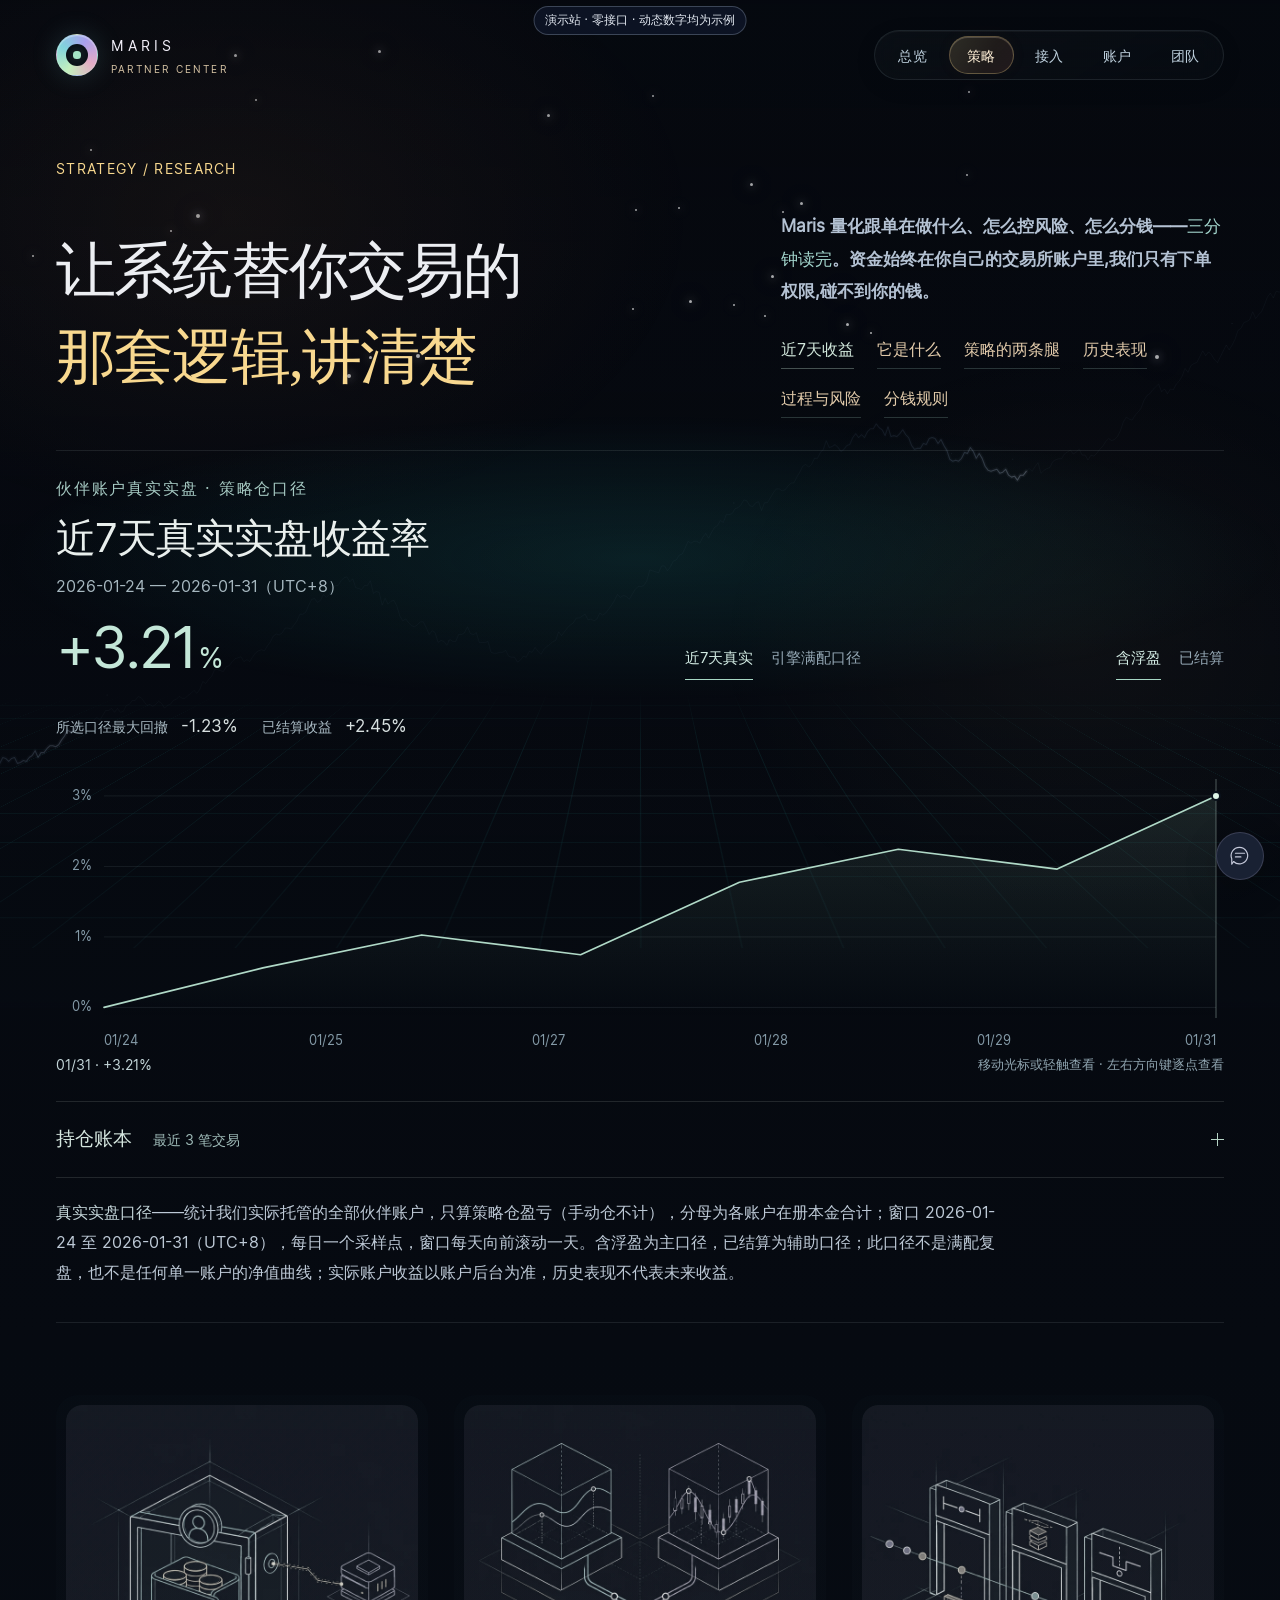
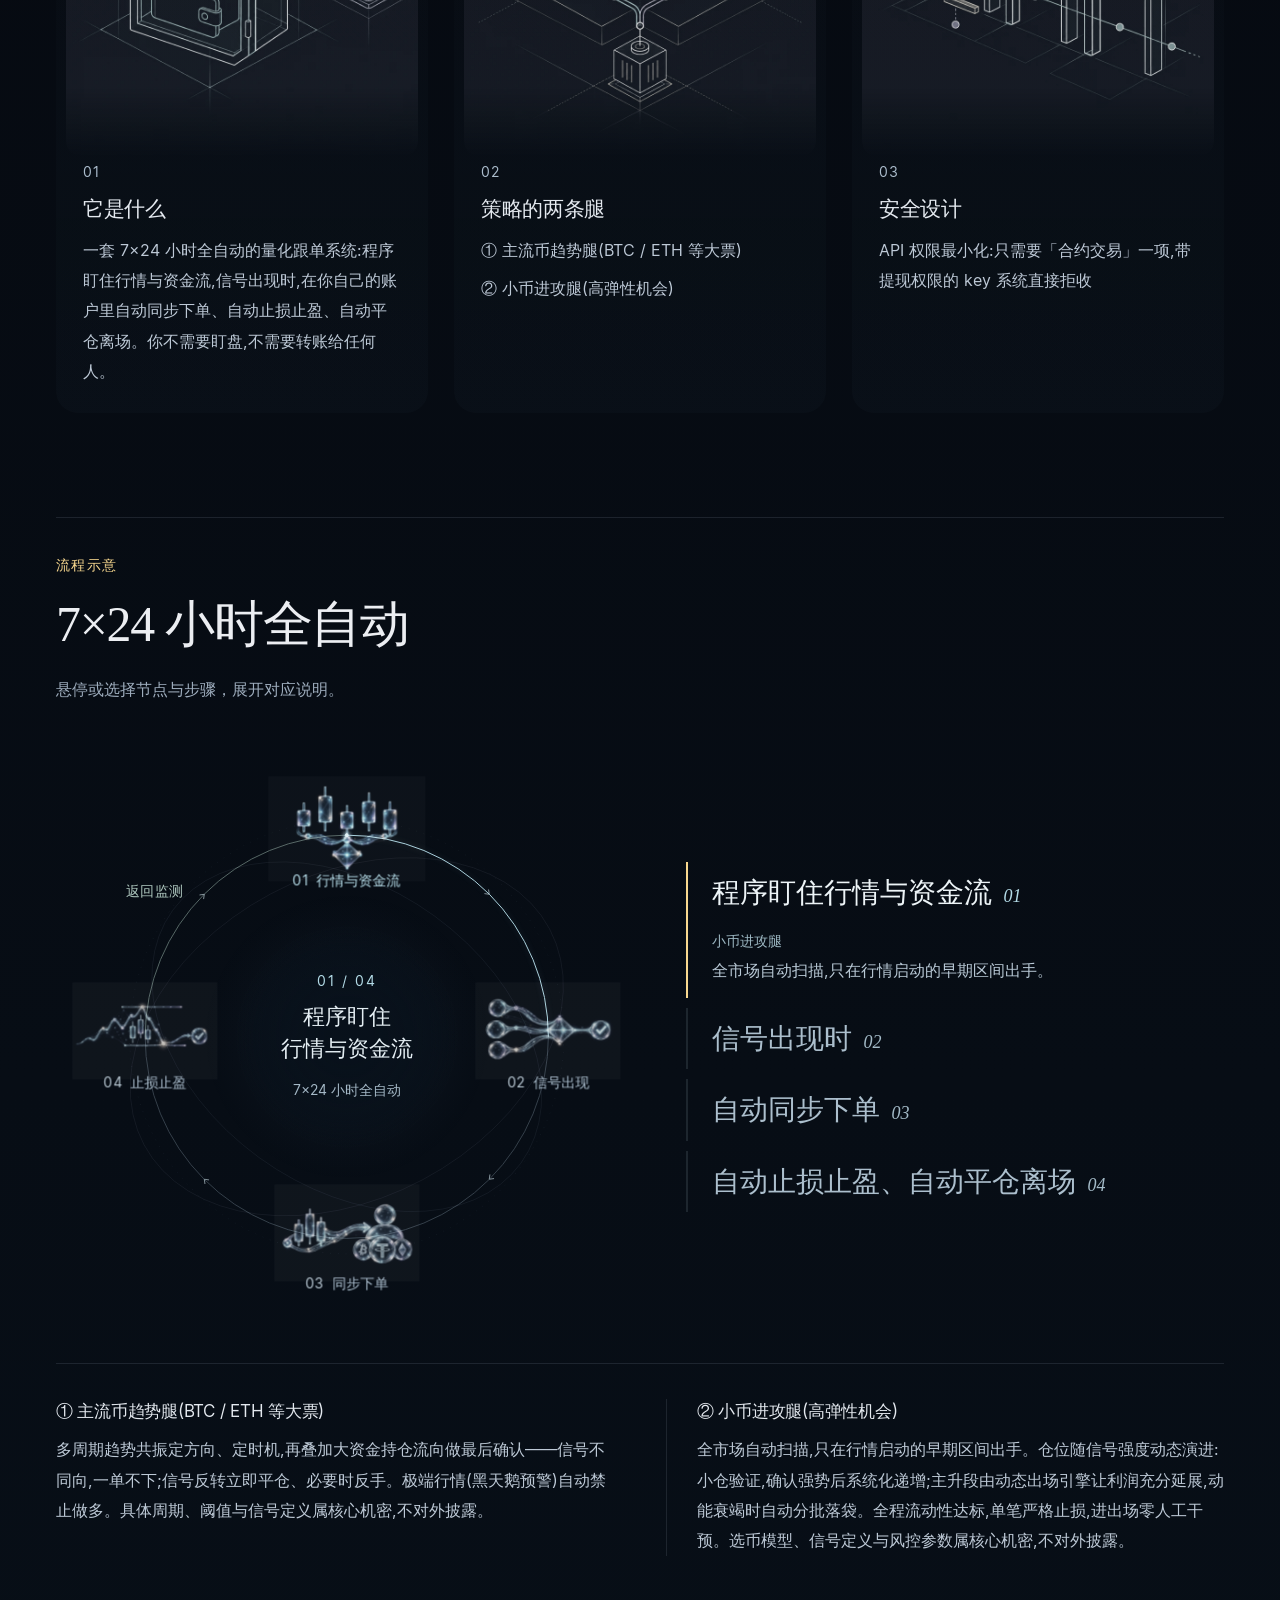
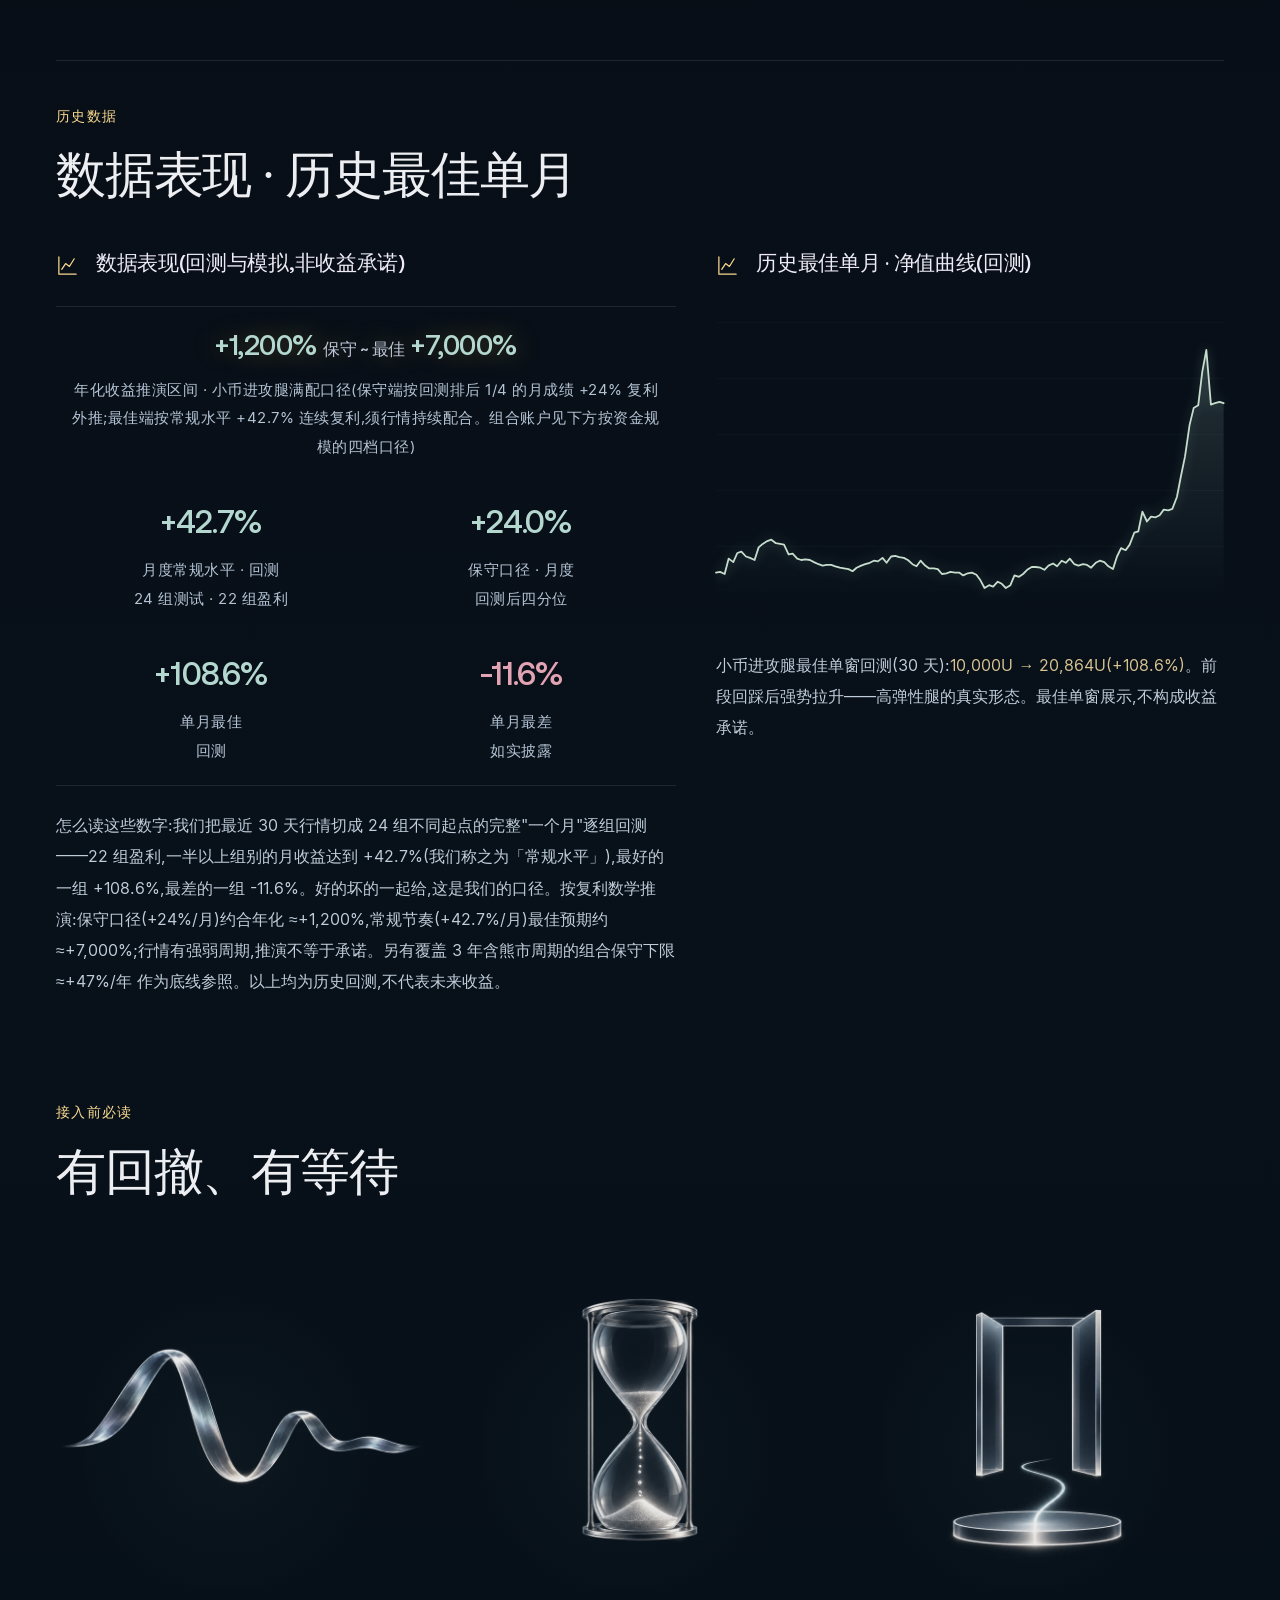
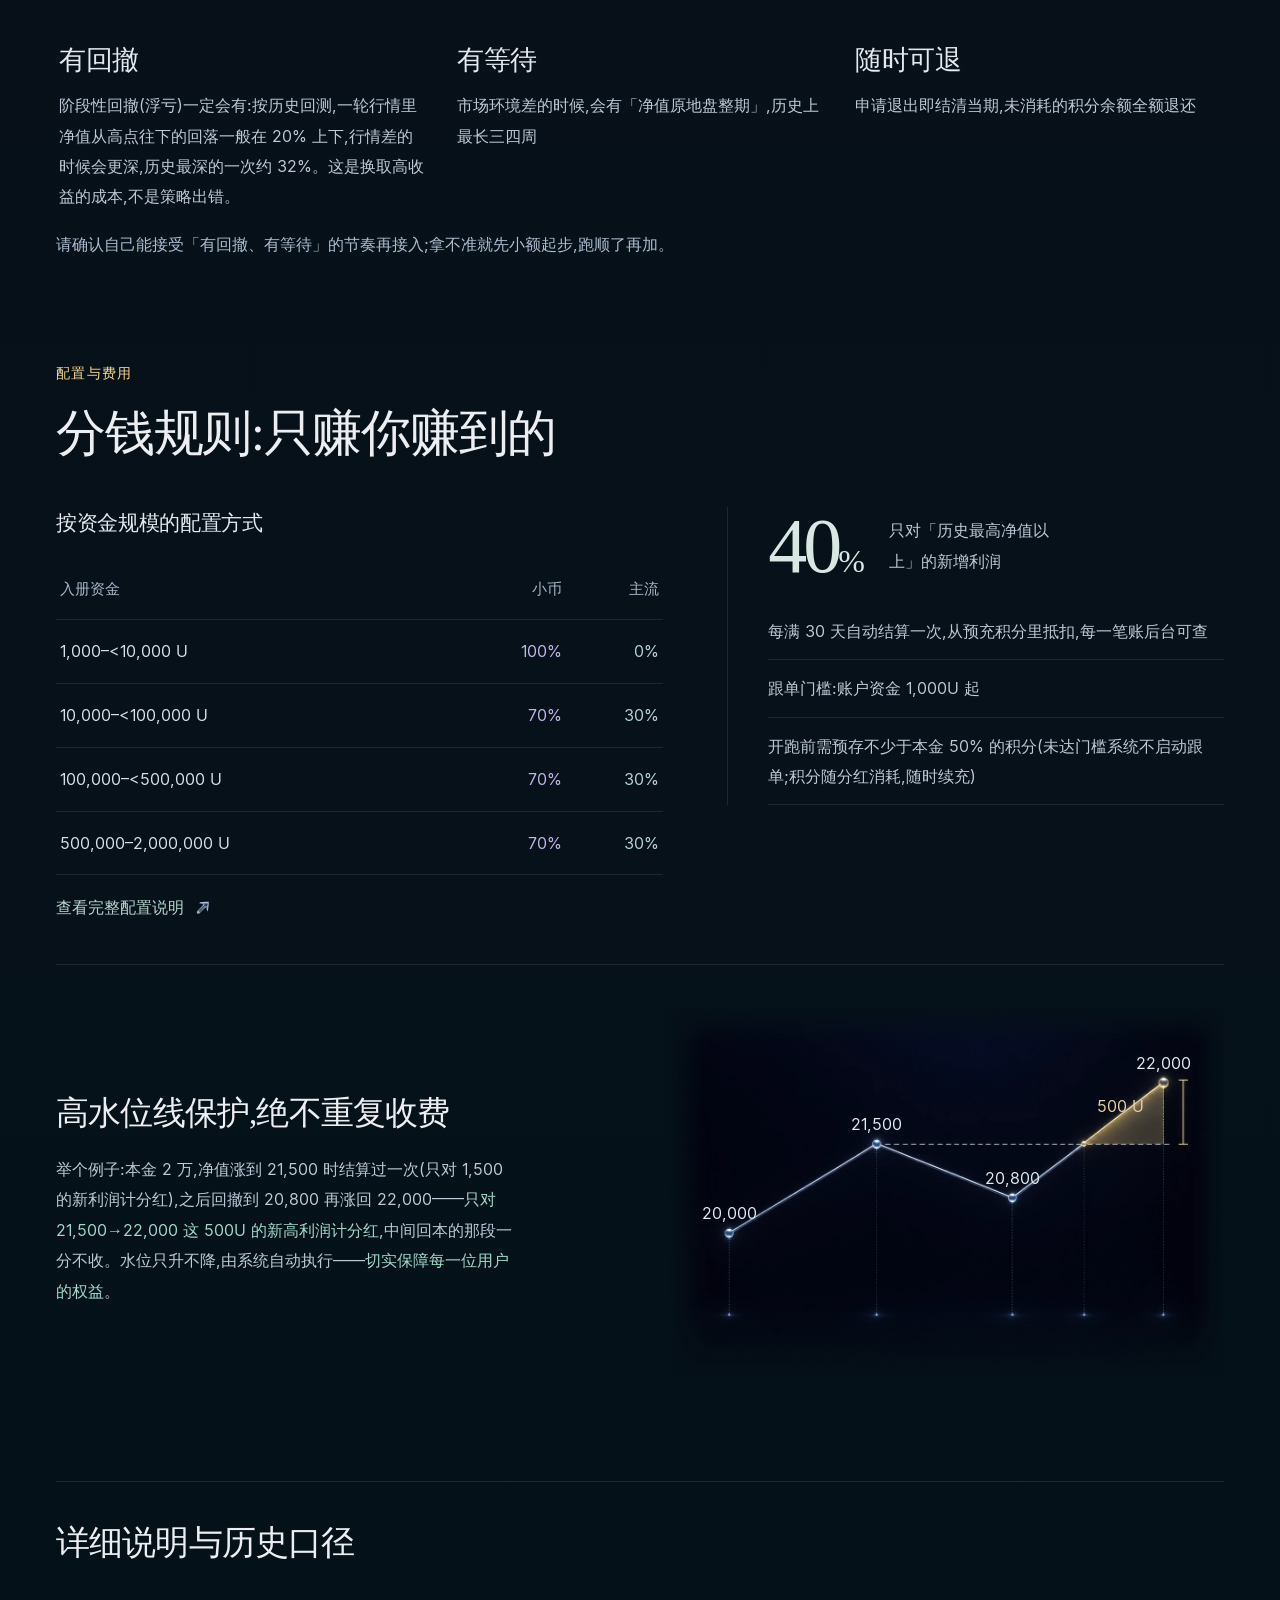
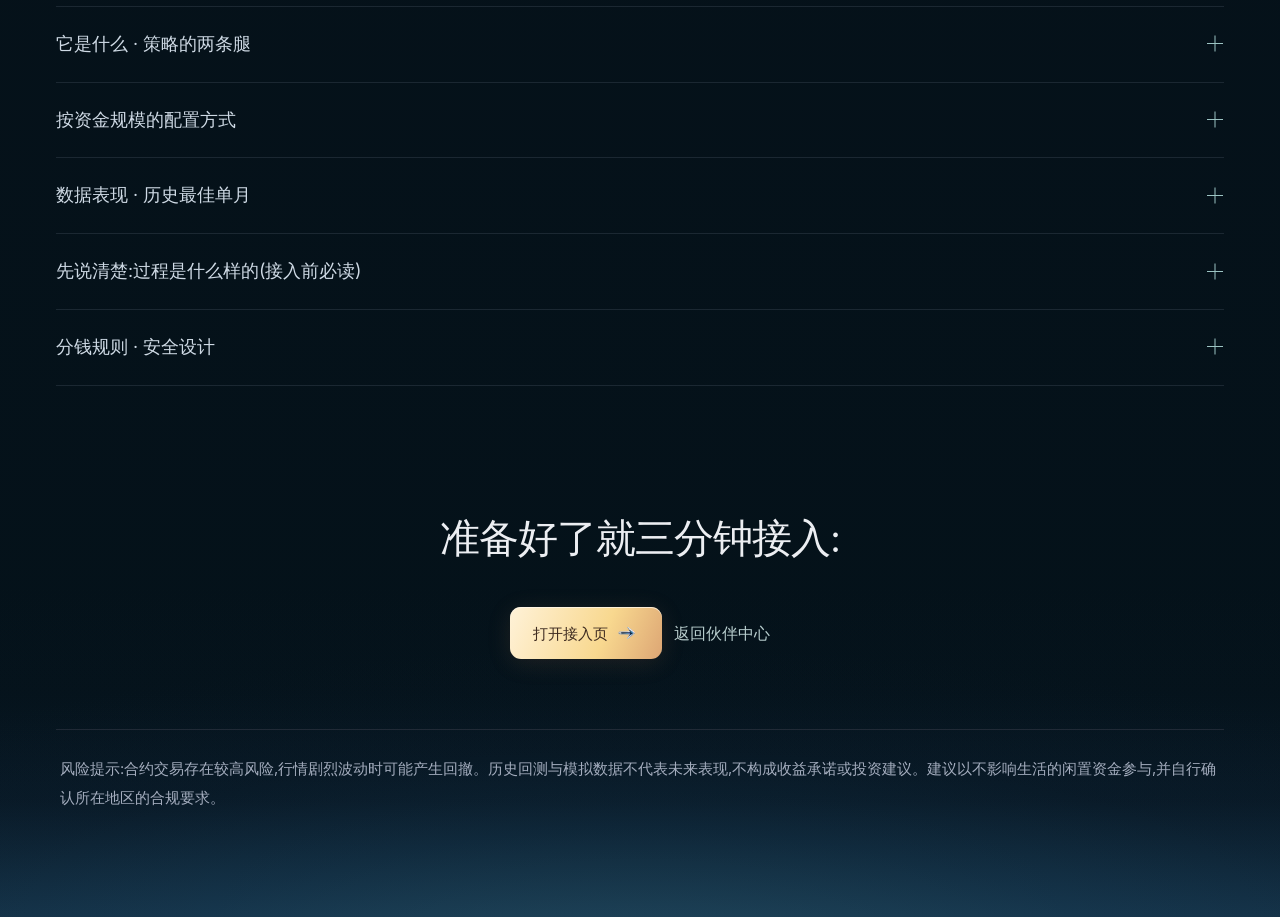
<file: partner_strategy.html>
<!DOCTYPE html>
<html lang="zh-CN">
<head><script src="./assets/demo/demo-data.js"></script>
<meta charset="utf-8">
<meta name="viewport" content="width=device-width,initial-scale=1,viewport-fit=cover">
<meta name="robots" content="noindex,nofollow">
<title>Maris · 策略介绍</title>
<style>
:root{
  --tx:#eef2f7;--dim:#b0c0d4;--faint:#8b9cb2;
  --acc:#5eead4;--acc2:#7dd3fc;--warn:#fda4af;--ok:#6ee7b7;--gold:#fcd34d;
  --glass1:rgba(20,30,52,.42);--glass2:rgba(12,18,32,.32);
  --bd:rgba(126,176,238,.22);--bd-hi:rgba(126,176,238,.45);
}
*{box-sizing:border-box;margin:0;padding:0;-webkit-tap-highlight-color:transparent}
html{scroll-behavior:smooth}
body{background:linear-gradient(180deg,#05070d 0%,#081019 55%,#04121a 100%);color:var(--tx);font:15px/1.75 -apple-system,BlinkMacSystemFont,"SF Pro Text","PingFang SC","Noto Sans SC",sans-serif;min-height:100vh;overflow-x:hidden}
#water{display:none} 
.scrim{position:fixed;top:-12%;left:0;right:0;bottom:-12%;z-index:-2;background:linear-gradient(180deg,rgba(7,11,18,.46) 0%,rgba(7,11,18,.34) 40%,rgba(7,11,18,.56) 100%)}
.wrap{max-width:600px;margin:0 auto;padding:44px 20px 80px}
.crest{display:flex;align-items:center;gap:14px;margin-bottom:34px}
.logo{width:46px;height:46px;border-radius:14px;background:linear-gradient(135deg,#5eead4,#2c8fa3 60%,#1e5a8a);box-shadow:0 8px 24px rgba(94,234,212,.25),inset 0 1px 0 rgba(255,255,255,.35);display:flex;align-items:center;justify-content:center;font-weight:800;color:#04211d;font-size:23px}
.crest .t1{font-size:17px;font-weight:700;letter-spacing:3px}
.crest .t2{font-size:12px;color:var(--faint);letter-spacing:1.5px}
h1{font-size:32px;line-height:1.3;font-weight:800;letter-spacing:-.5px;margin-bottom:10px;background:linear-gradient(92deg,#f2f7ff 30%,#8fe8d8 70%,#7dd3fc);-webkit-background-clip:text;background-clip:text;color:transparent}
.lead{color:var(--dim);font-size:15px;margin-bottom:30px;max-width:94%}
.lead b{color:var(--tx);font-weight:600}
.card{position:relative;background:linear-gradient(165deg,var(--glass1),var(--glass2));backdrop-filter:blur(26px) saturate(1.5);-webkit-backdrop-filter:blur(26px) saturate(1.5);border:1px solid var(--bd);border-radius:22px;padding:24px 24px 26px;margin-bottom:20px;box-shadow:0 18px 50px rgba(2,6,14,.5),inset 0 1px 0 rgba(255,255,255,.07)}
.ct{display:flex;align-items:center;gap:10px;font-size:15px;font-weight:700;letter-spacing:.5px;margin-bottom:14px}
.ct .dot{width:7px;height:7px;border-radius:50%;background:var(--acc);box-shadow:0 0 12px var(--acc)}
.p{font-size:14px;color:var(--dim);margin:10px 0}
.p b{color:var(--tx);font-weight:600}
.leg{margin:14px 0;padding:15px 17px;border-radius:15px;background:rgba(9,14,24,.45);border:1px solid var(--bd)}
.leg .lt{font-size:13.5px;font-weight:700;color:var(--acc2);letter-spacing:.5px;margin-bottom:6px}
.leg .lp{font-size:13.5px;color:var(--dim)}
.leg .lp b{color:var(--tx);font-weight:600}
.nums{display:flex;gap:10px;flex-wrap:wrap;margin:14px 0 6px}
.num{flex:1;min-width:150px;text-align:center;padding:16px 10px;border-radius:15px;background:rgba(9,14,24,.45);border:1px solid var(--bd)}
.num .v{font-size:24px;font-weight:800;color:var(--gold);font-variant-numeric:tabular-nums}
.num .k{font-size:11.5px;color:var(--faint);margin-top:4px;letter-spacing:.5px;line-height:1.5}
.num.hero{flex-basis:100%;border-color:rgba(252,211,77,.5);background:rgba(252,211,77,.07)}
.num.hero .v{font-size:38px;text-shadow:0 0 26px rgba(252,211,77,.35)}
.num.hero .k{font-size:12.5px;color:var(--dim)}
.note{font-size:12px;color:var(--faint);margin-top:10px;line-height:1.8}
.rule{display:flex;gap:12px;margin:11px 0;font-size:14px;color:var(--dim);align-items:flex-start}
.rule .ic{flex:0 0 22px;height:22px;border-radius:7px;display:flex;align-items:center;justify-content:center;font-size:12px;margin-top:2px;background:rgba(110,231,183,.12);color:var(--ok)}
.rule b{color:var(--tx);font-weight:600}
.btn{display:block;text-align:center;text-decoration:none;width:100%;margin-top:8px;padding:15px;border:none;border-radius:14px;background:linear-gradient(135deg,#5eead4,#38b2a4 65%,#2c8fa3);color:#03211d;font-size:16px;font-weight:700;letter-spacing:1px;cursor:pointer;box-shadow:0 10px 30px rgba(94,234,212,.28),inset 0 1px 0 rgba(255,255,255,.4)}
.risk{font-size:13px;color:#e9dcb8;line-height:1.95;margin-top:26px;padding:15px 17px;border-radius:13px;border:1px solid rgba(252,211,77,.45);background:rgba(252,211,77,.08);font-weight:500}
@media(max-width:430px){h1{font-size:27px}.card{padding:20px 17px 22px}}
.waterfx{position:fixed;top:0;left:0;right:0;bottom:0;z-index:-2;pointer-events:none;display:none;overflow:hidden}
.waterfx.on{display:none}
.waterfx i{position:absolute;display:block;border-radius:50%;border:1px solid rgba(150,210,255,.32);box-shadow:inset 0 0 18px rgba(120,200,255,.16);opacity:0;animation:wfx 4.6s linear infinite}
.waterfx i:nth-child(1){left:16%;top:24%;width:30vmin;height:30vmin}
.waterfx i:nth-child(2){left:58%;top:50%;width:38vmin;height:38vmin;animation-delay:1.5s}
.waterfx i:nth-child(3){left:32%;top:70%;width:24vmin;height:24vmin;animation-delay:3s}
@keyframes wfx{0%{transform:scale(.12);opacity:0}12%{opacity:.5}100%{transform:scale(1);opacity:0}}
@media (orientation: portrait) and (max-width: 820px){body{background-image:linear-gradient(180deg,#05070d 0%,#081019 55%,#04121a 100%)}}
.xbtn{position:fixed;top:16px;right:16px;z-index:40;width:38px;height:38px;border-radius:50%;background:rgba(12,18,32,.55);backdrop-filter:blur(10px);-webkit-backdrop-filter:blur(10px);border:1px solid var(--bd);color:var(--dim);display:flex;align-items:center;justify-content:center;font-size:16px;text-decoration:none;font-weight:600}
.xbtn:active{background:rgba(94,234,212,.15);color:var(--acc)}


#bgGlow{position:fixed;inset:0;z-index:-4;pointer-events:none;background:radial-gradient(70% 22% at 50% 62%,rgba(46,229,220,.18),transparent 72%)}
#bgHorizon{position:fixed;left:-30%;right:-30%;bottom:-12%;height:52%;z-index:-3;pointer-events:none;background-image:linear-gradient(rgba(46,229,220,.16) 1.5px,transparent 1.5px),linear-gradient(90deg,rgba(46,229,220,.16) 1.5px,transparent 1.5px);background-size:64px 44px;transform:perspective(560px) rotateX(62deg);-webkit-mask-image:linear-gradient(180deg,transparent 0%,#000 42%,rgba(0,0,0,.5) 100%);mask-image:linear-gradient(180deg,transparent 0%,#000 42%,rgba(0,0,0,.5) 100%)}
.bgStar{position:fixed;z-index:-3;border-radius:50%;background:#fff;pointer-events:none;box-shadow:0 0 10px rgba(255,255,255,1),0 0 26px rgba(160,230,255,.55);animation:bgTwinkle 2.4s ease-in-out infinite,bgDrift 9s ease-in-out infinite alternate}
@keyframes bgTwinkle{0%,100%{opacity:.04;transform:scale(.45)}45%,55%{opacity:1;transform:scale(1.35)}}
@keyframes bgDrift{0%{translate:0 0}100%{translate:0 14px}}
.bgComet{position:fixed;z-index:-3;width:120px;height:2px;pointer-events:none;background:linear-gradient(90deg,rgba(255,255,255,0),rgba(255,255,255,.85));border-radius:2px;opacity:0;transform:rotate(-32deg);animation:bgComet 14s linear infinite}
.bgComet.c2{animation-delay:7.3s;animation-duration:17s}
@keyframes bgComet{0%,86%{opacity:0;transform:rotate(-32deg) translateX(0)}88%{opacity:.95}100%{opacity:0;transform:rotate(-32deg) translateX(52vw)}}
@media (prefers-reduced-motion:reduce){.bgStar,.bgComet{animation:none;opacity:.3}}


.glass{background:linear-gradient(165deg,rgba(15,22,34,.44),rgba(10,16,26,.36))!important}
.st{background:rgba(11,17,29,.42)!important}
.navcard{background:linear-gradient(165deg,rgba(15,22,34,.5),rgba(10,16,26,.4))!important}
.urow,.card{background:rgba(12,18,28,.38)!important}
</style>
<style>
#csFab{position:fixed;right:16px;bottom:20px;z-index:60;width:54px;height:54px;border-radius:50%;background:linear-gradient(135deg,#5eead4,#2c8fa3 60%,#1e5a8a);box-shadow:0 12px 30px rgba(94,234,212,.35),inset 0 1px 0 rgba(255,255,255,.35);display:flex;align-items:center;justify-content:center;font-size:24px;cursor:pointer;border:0}
#csPanel{position:fixed;right:12px;bottom:84px;z-index:61;width:min(340px,92vw);max-height:64vh;display:none;flex-direction:column;border-radius:18px;background:linear-gradient(165deg,rgba(20,30,52,.92),rgba(12,18,32,.9));backdrop-filter:blur(26px) saturate(1.5);-webkit-backdrop-filter:blur(26px) saturate(1.5);border:1px solid var(--bd-hi);box-shadow:0 24px 70px rgba(2,6,14,.7)}
#csPanel.on{display:flex}
.csHd{display:flex;align-items:center;justify-content:space-between;padding:13px 16px;border-bottom:1px solid var(--bd)}
.csHd b{font-size:14.5px;letter-spacing:.5px}.csHd span{font-size:11px;color:var(--faint)}
.csHd .x{cursor:pointer;color:var(--faint);font-size:15px;padding:2px 6px}
#csMsgs{flex:1;overflow-y:auto;padding:12px 14px;display:flex;flex-direction:column;gap:9px;min-height:140px}
.csB{max-width:86%;padding:9px 13px;border-radius:13px;font-size:13px;line-height:1.7;white-space:pre-wrap;word-break:break-word}
.csB.ai{align-self:flex-start;background:rgba(126,176,238,.12);border:1px solid rgba(126,176,238,.22);color:var(--tx)}
.csB.me{align-self:flex-end;background:rgba(94,234,212,.14);border:1px solid rgba(94,234,212,.3);color:#d9fff6}
.csChips{display:flex;gap:7px;flex-wrap:wrap;padding:4px 14px 10px}
.csChips span{font-size:11.5px;color:var(--acc);border:1px solid rgba(94,234,212,.35);border-radius:999px;padding:5px 11px;cursor:pointer;background:rgba(94,234,212,.06)}
.csIn{display:flex;gap:8px;padding:10px 12px;border-top:1px solid var(--bd)}
.csIn input{flex:1;background:rgba(7,11,18,.5);border:1px solid var(--bd);border-radius:11px;color:var(--tx);font-size:13px;padding:10px 12px;outline:none}
.csIn button{border:0;border-radius:11px;background:rgba(94,234,212,.16);color:var(--acc);font-size:13px;font-weight:700;padding:0 16px;cursor:pointer}
</style>
<link rel="icon" href="./assets/strategy-release-119/favicon.svg"><link rel="stylesheet" href="./assets/strategy-release-119/family.css"><link rel="stylesheet" href="./assets/strategy-release-119/harbor.css"><link rel="stylesheet" href="./assets/strategy-release-119/orbit-icons.css"><link rel="preload" as="image" href="./assets/strategy-release-119/orbit-arrow.webp"><link rel="stylesheet" href="./assets/strategy-release-119/panel-ambient.css"><link rel="stylesheet" href="./assets/strategy-release-119/strategy-story.css"><link rel="stylesheet" href="./assets/strategy-release-119/agent-art.css"><link rel="stylesheet" href="./assets/input-release-132/suite-polish.css" data-suite-polish><link rel="stylesheet" href="./assets/strategy-release-119/scrollbars.css" data-maris-scrollbars><link rel="stylesheet" href="./assets/strategy-release-119/strategy-return.css"><link rel="stylesheet" href="./assets/input-release-132/input-compat.css" data-input-compat></head>
<body class="family-page family-strategy story-layout">
<div id="bgGlow"></div><div id="bgHorizon"></div><div id="marketBackdrop" aria-hidden="true"><picture><source media="(orientation: portrait)" srcset="./assets/strategy-release-119/market-trace-portrait.png"><img class="market-trace-layer" src="./assets/strategy-release-119/market-trace-desktop.png" alt="" decoding="async" draggable="false"></picture><canvas id="marketTraceMotion"></canvas></div><span class="bgStar" style="left:62.5%;top:22.4%;width:3px;height:3px;animation-delay:0.5s,0.8s;animation-duration:3.2s,9.3s"></span><span class="bgStar" style="left:61.1%;top:23.4%;width:2px;height:2px;animation-delay:0.9s,1.5s;animation-duration:2.9s,14.3s"></span><span class="bgStar" style="left:58.6%;top:20.3%;width:3px;height:3px;animation-delay:1.1s,1.9s;animation-duration:4.3s,10.1s"></span><span class="bgStar" style="left:15.3%;top:23.8%;width:4px;height:4px;animation-delay:1.7s,2.9s;animation-duration:3.4s,14.9s"></span><span class="bgStar" style="left:68.0%;top:36.9%;width:2px;height:2px;animation-delay:2.2s,3.7s;animation-duration:3.6s,9.4s"></span><span class="bgStar" style="left:29.5%;top:5.6%;width:3px;height:3px;animation-delay:1.2s,2.0s;animation-duration:3.7s,10.4s"></span><span class="bgStar" style="left:59.7%;top:35.0%;width:2px;height:2px;animation-delay:2.8s,4.8s;animation-duration:4.0s,12.1s"></span><span class="bgStar" style="left:53.8%;top:33.3%;width:3px;height:3px;animation-delay:2.1s,3.6s;animation-duration:4.3s,11.8s"></span><span class="bgStar" style="left:38.0%;top:29.6%;width:2px;height:2px;animation-delay:1.6s,2.7s;animation-duration:2.9s,11.0s"></span><span class="bgStar" style="left:2.5%;top:28.3%;width:2px;height:2px;animation-delay:2.8s,4.8s;animation-duration:3.3s,10.6s"></span><span class="bgStar" style="left:42.7%;top:12.7%;width:3px;height:3px;animation-delay:2.2s,3.7s;animation-duration:3.3s,12.8s"></span><span class="bgStar" style="left:75.6%;top:10.1%;width:2px;height:2px;animation-delay:1.4s,2.4s;animation-duration:2.9s,11.2s"></span><span class="bgStar" style="left:57.3%;top:33.8%;width:2px;height:2px;animation-delay:3.1s,5.3s;animation-duration:3.5s,13.9s"></span><span class="bgStar" style="left:19.9%;top:11.0%;width:2px;height:2px;animation-delay:1.1s,1.9s;animation-duration:3.7s,14.2s"></span><span class="bgStar" style="left:50.9%;top:10.6%;width:2px;height:2px;animation-delay:1.6s,2.7s;animation-duration:3.0s,14.4s"></span><span class="bgStar" style="left:32.5%;top:39.3%;width:4px;height:4px;animation-delay:0.3s,0.5s;animation-duration:3.3s,12.0s"></span><span class="bgStar" style="left:28.8%;top:39.5%;width:3px;height:3px;animation-delay:1.2s,2.0s;animation-duration:2.6s,12.2s"></span><span class="bgStar" style="left:53.0%;top:23.0%;width:2px;height:2px;animation-delay:2.0s,3.4s;animation-duration:4.6s,13.0s"></span><span class="bgStar" style="left:90.2%;top:39.4%;width:4px;height:4px;animation-delay:1.7s,2.9s;animation-duration:3.9s,9.9s"></span><span class="bgStar" style="left:49.4%;top:34.2%;width:2px;height:2px;animation-delay:2.8s,4.8s;animation-duration:3.8s,11.9s"></span><span class="bgStar" style="left:18.3%;top:6.0%;width:3px;height:3px;animation-delay:1.4s,2.4s;animation-duration:3.7s,10.3s"></span><span class="bgStar" style="left:49.6%;top:23.2%;width:2px;height:2px;animation-delay:3.1s,5.3s;animation-duration:2.9s,11.8s"></span><span class="bgStar" style="left:60.2%;top:30.5%;width:3px;height:3px;animation-delay:3.4s,5.8s;animation-duration:4.0s,10.2s"></span><span class="bgStar" style="left:65.6%;top:32.3%;width:3px;height:3px;animation-delay:0.8s,1.4s;animation-duration:3.1s,13.8s"></span><span class="bgStar" style="left:75.5%;top:19.3%;width:2px;height:2px;animation-delay:0.8s,1.4s;animation-duration:2.7s,12.5s"></span><span class="bgStar" style="left:66.1%;top:35.9%;width:3px;height:3px;animation-delay:3.4s,5.8s;animation-duration:3.9s,12.8s"></span><span class="bgStar" style="left:5.5%;top:40.8%;width:2px;height:2px;animation-delay:1.3s,2.2s;animation-duration:2.8s,13.4s"></span><span class="bgStar" style="left:27.1%;top:41.5%;width:4px;height:4px;animation-delay:3.0s,5.1s;animation-duration:2.6s,12.4s"></span><span class="bgStar" style="left:13.3%;top:25.6%;width:2px;height:2px;animation-delay:2.0s,3.4s;animation-duration:4.2s,12.2s"></span><span class="bgStar" style="left:7.0%;top:16.6%;width:2px;height:2px;animation-delay:3.1s,5.3s;animation-duration:4.3s,9.8s"></span><span class="bgComet" style="top:78%;left:2%"></span><span class="bgComet c2" style="top:64%;left:18%"></span><span class="bgComet c3" style="top:86%;left:38%"></span><span class="bgComet c4" style="top:70%;left:55%"></span><span class="bgComet c5" style="top:82%;left:72%"></span>
<canvas id="water" aria-hidden="true"></canvas>
<div class="waterfx" id="waterfx" aria-hidden="true"><i></i><i></i><i></i></div>
<div class="scrim" aria-hidden="true"></div>
<script id="marisTeamCapture"> function marisTeamCapture(search,store){var t=String(new URLSearchParams(search).get('t')||'').replace(/[^A-Za-z0-9]/g,'').slice(0,8),ok=false;if(t){try{store.setItem('marisTeam',t);ok=(store.getItem('marisTeam')===t)}catch(e){ok=false}}return {code:t,stored:ok}}var MARIS_TEAM_URL={code:'',stored:false};try{MARIS_TEAM_URL=marisTeamCapture(location.search,window.demoMem)}catch(e){try{MARIS_TEAM_URL=marisTeamCapture(location.search,null)}catch(_e){}}</script>
<a class="xbtn" href="partner_home.html" aria-label="返回首页">✕</a>
<div class="wrap">
  <div class="crest"><a class="family-brand" href="partner_home.html" aria-label="Maris 合作伙伴中心"><span class="family-mark" aria-hidden="true"></span><span><b>MARIS</b><small>PARTNER CENTER</small></span></a><nav class="family-nav" aria-label="合作伙伴导航"><a href="partner_home.html">总览</a><a href="partner_strategy.html">策略</a><a href="partner_portal.html">接入</a><a href="partner_topup.html">账户</a><a href="partner_team.html">团队</a></nav></div>
  <section class="story-hero"><div class="story-tools"><span class="story-eyebrow">Strategy / Research</span></div><div class="story-hero-row"><h1 class="story-title"><span>让系统替你交易的</span><em>那套逻辑,讲清楚</em></h1><div class="story-hero-intro"><div style="margin:0 0 22px;padding:14px 16px 14px 18px;border-radius:13px;border:1px solid rgba(94,234,212,.5);border-left:4px solid rgba(94,234,212,.85);background:rgba(94,234,212,.08);color:#c6f3ea;font-size:14px;line-height:1.9;font-weight:600">🎯 Maris 量化跟单在做什么、怎么控风险、怎么分钱——<b style="color:var(--acc)">三分钟读完</b>。资金始终在你自己的交易所账户里,我们只有下单权限,碰不到你的钱。</div><nav class="story-toc" aria-label="策略说明章节"><a href="#strategy-live30">满配口径收益</a><a href="#story-principles">它是什么</a><a href="#story-flow">策略的两条腿</a><a href="#story-performance">历史表现</a><a href="#story-experience">过程与风险</a><a href="#story-terms">分钱规则</a></nav></div></div></section><main class="strategy-story" id="partnerDirectory"><section class="story-section live-performance" id="strategy-live30" data-performance-30d="demo:s07?days=30&amp;view=strategy" aria-labelledby="live-performance-title">
  <div class="live-topline"><div>
    <p class="live-kicker">引擎满配口径 · 纸面账本</p>
    <h2 id="live-performance-title">策略收益率（引擎满配口径）</h2>
    <p class="live-window" data-window>正在读取原站曲线…</p>
    <div class="live-value" aria-label="当前口径累计收益率">—</div>
  </div><div class="live-switch" role="group" aria-label="收益曲线口径">
    <button type="button" data-return-basis="mtm" aria-pressed="true">含浮盈</button>
    <button type="button" data-return-basis="realized" aria-pressed="false">已结算</button>
  </div></div>
  <div class="live-measures"><span>所选口径最大回撤 <b data-return-dd>—</b></span><span>已结算收益 <b data-realized-value>—</b></span></div>
  <figure class="live-figure"><svg class="live-plot" viewBox="0 0 920 290" role="img" aria-label="策略收益率（引擎满配口径）曲线" tabindex="0"></svg>
    <figcaption class="live-readout"><span data-value-readout>数据加载后显示原始曲线</span><small>移动光标或轻触查看 · 左右方向键逐点查看</small></figcaption>
  </figure>
  <details class="live-ledger" data-trade-ledger>
    <summary><span>持仓账本 <small data-trade-count>最近 8 笔交易</small></span><span class="ledger-toggle" aria-hidden="true"></span></summary>
    <div class="ledger-content">
      <div class="ledger-meta"><span>引擎纸面账本 · 5×复盘口径</span><time data-ledger-updated></time></div>
      <div class="ledger-table-wrap"><table class="ledger-table"><caption class="ledger-sr-only">最近8笔引擎交易，含未平仓部分估值</caption><thead><tr><th scope="col">标的 / 方向</th><th scope="col">入场参考</th><th scope="col">退出 / 估值参考</th><th scope="col">复盘收益</th></tr></thead><tbody data-trade-rows></tbody></table></div>
      <p class="ledger-note">未平仓部分含估值，不代表实际账户成交或已实现收益。仅展示最近 8 笔。</p>
      <p data-ledger-empty hidden>暂未取得账本记录。</p>
    </div>
  </details>
  <p class="live-footnote"><strong>策略引擎「满配口径」</strong>——引擎的每个信号足额执行，不受单户资金与风控配额限制。此窗口包含早期回测衔接段与随后引擎纸面账，<strong>不是真实账户净值曲线</strong>。含浮盈为主口径，已结算为辅助口径；实际账户收益以账户后台为准，历史表现不代表未来收益。</p>
</section>
<section class="story-section story-principles" id="story-principles"><div class="principle-grid"><article class="principle"><figure class="story-art" aria-hidden="true"><img src="./assets/strategy-release-119/strategy-art/custody.webp" alt="" width="768" height="768" loading="eager" decoding="async"></figure><div class="principle-copy"><span class="story-index" aria-hidden="true">01</span><h3 data-original-excerpt="0">它是什么</h3><p data-original-excerpt="1">一套 <b>7×24 小时全自动</b>的量化跟单系统:程序盯住行情与资金流,信号出现时,在<b>你自己的账户</b>里自动同步下单、自动止损止盈、自动平仓离场。你不需要盯盘,不需要转账给任何人。</p></div></article><article class="principle"><figure class="story-art" aria-hidden="true"><img src="./assets/strategy-release-119/strategy-art/dual-track.webp" alt="" width="768" height="768" loading="eager" decoding="async"></figure><div class="principle-copy"><span class="story-index" aria-hidden="true">02</span><h3 data-original-excerpt="2">策略的两条腿</h3><p data-original-excerpt="3">① 主流币趋势腿(BTC / ETH 等大票)</p><p data-original-excerpt="4">② 小币进攻腿(高弹性机会)</p></div></article><article class="principle"><figure class="story-art" aria-hidden="true"><img src="./assets/strategy-release-119/strategy-art/risk-gates.webp" alt="" width="768" height="768" loading="eager" decoding="async"></figure><div class="principle-copy"><span class="story-index" aria-hidden="true">03</span><h3 data-original-excerpt="5">安全设计</h3><p data-original-excerpt="6">API 权限最小化:只需要「合约交易」一项,<b>带提现权限的 key 系统直接拒收</b></p></div></article></div></section><section class="story-section story-flow" id="story-flow" data-step="0"><header class="story-heading"><span class="story-eyebrow">流程示意</span><h2 data-original-excerpt="7" class="story-title">7×24 小时全自动</h2><p class="story-ui">悬停或选择节点与步骤，展开对应说明。</p></header><div class="flow-layout"><div class="loop-stage" role="group" aria-label="四个环节组成的策略运行闭环"><svg class="loop-field" viewBox="0 0 600 600" aria-hidden="true"><defs><radialGradient id="coreMist"><stop stop-color="#96beeb" stop-opacity=".06"/><stop offset="1" stop-color="#96beeb" stop-opacity="0"/></radialGradient></defs><circle cx="300" cy="300" r="150" fill="url(#coreMist)"/><g class="loop-depth-orbits"><ellipse cx="300" cy="300" rx="237" ry="167" transform="rotate(-28 300 300)"/><ellipse cx="300" cy="300" rx="222" ry="154" transform="rotate(36 300 300)"/></g><circle class="loop-contour" cx="300" cy="300" r="224"/><path class="loop-route" data-route="0" d="M300 92A208 208 0 0 1 508 300"/><path class="loop-route" data-route="1" d="M508 300A208 208 0 0 1 300 508"/><path class="loop-route" data-route="2" d="M300 508A208 208 0 0 1 92 300"/><path class="loop-route" data-route="3" d="M92 300A208 208 0 0 1 300 92"/><path class="loop-direction" d="M-4 -3L0 0L-4 3" transform="translate(447 153) rotate(45)"/><path class="loop-direction" d="M-4 -3L0 0L-4 3" transform="translate(447 447) rotate(135)"/><path class="loop-direction" d="M-4 -3L0 0L-4 3" transform="translate(153 447) rotate(225)"/><path class="loop-direction" d="M-4 -3L0 0L-4 3" transform="translate(153 153) rotate(315)"/><circle class="loop-orbiter" r="2.1" style="offset-path:path('M300 92A208 208 0 1 1 300 508A208 208 0 1 1 300 92Z');animation-delay:-0.0s"/><circle class="loop-orbiter" r="1.35" style="offset-path:path('M300 92A208 208 0 1 1 300 508A208 208 0 1 1 300 92Z');animation-delay:-3.6s"/><circle class="loop-orbiter" r="1.35" style="offset-path:path('M300 92A208 208 0 1 1 300 508A208 208 0 1 1 300 92Z');animation-delay:-7.2s"/><circle class="loop-orbiter" r="1.35" style="offset-path:path('M300 92A208 208 0 1 1 300 508A208 208 0 1 1 300 92Z');animation-delay:-10.8s"/><circle class="loop-orbiter" r="1.35" style="offset-path:path('M300 92A208 208 0 1 1 300 508A208 208 0 1 1 300 92Z');animation-delay:-14.4s"/></svg><div class="loop-center"><span class="loop-center-index">01 / 04</span><span class="loop-center-title">程序盯住行情与资金流</span><span class="loop-center-meta">7×24 小时全自动</span></div><span class="loop-feedback">返回监测</span><button type="button" id="flow-art-0" class="flow-art-node is-active" data-node="0" data-light-flow="scan" style="left:50%;top:15.333%" aria-label="图示 01 · 程序盯住行情与资金流" aria-controls="flow-copy-0" aria-pressed="true"><span class="loop-icon"><img src="./assets/strategy-release-119/strategy-art/flow-scan-v91.webp" alt="" width="768" height="512" loading="lazy" decoding="async"></span><span class="loop-node-caption"><span class="flow-node-index">01</span><span class="loop-node-name">行情与资金流</span></span></button><button type="button" id="flow-art-1" class="flow-art-node" data-node="1" data-light-flow="signal" style="left:84.667%;top:50%" aria-label="图示 02 · 信号出现时" aria-controls="flow-copy-1" aria-pressed="false"><span class="loop-icon"><img src="./assets/strategy-release-119/strategy-art/flow-signal-v91.webp" alt="" width="768" height="512" loading="lazy" decoding="async"></span><span class="loop-node-caption"><span class="flow-node-index">02</span><span class="loop-node-name">信号出现</span></span></button><button type="button" id="flow-art-2" class="flow-art-node" data-node="2" data-light-flow="execute" style="left:50%;top:84.667%" aria-label="图示 03 · 自动同步下单" aria-controls="flow-copy-2" aria-pressed="false"><span class="loop-icon"><img src="./assets/strategy-release-119/strategy-art/flow-execute-v91.webp" alt="" width="768" height="512" loading="lazy" decoding="async"></span><span class="loop-node-caption"><span class="flow-node-index">03</span><span class="loop-node-name">同步下单</span></span></button><button type="button" id="flow-art-3" class="flow-art-node" data-node="3" data-light-flow="protect" style="left:15.333%;top:50%" aria-label="图示 04 · 自动止损止盈、自动平仓离场" aria-controls="flow-copy-3" aria-pressed="false"><span class="loop-icon"><img src="./assets/strategy-release-119/strategy-art/flow-protect-v91.webp" alt="" width="768" height="512" loading="lazy" decoding="async"></span><span class="loop-node-caption"><span class="flow-node-index">04</span><span class="loop-node-name">止损止盈</span></span></button></div><div class="flow-steps" role="group" aria-label="交易流程步骤"><div class="flow-entry is-active" data-entry="0"><button type="button" id="flow-copy-0" class="flow-step is-active" data-step="0" aria-controls="flow-body-0" aria-expanded="true" aria-pressed="true"><span class="flow-step-heading"><span data-original-excerpt="9">程序盯住行情与资金流</span><i aria-hidden="true">01</i></span></button><div class="flow-step-body" id="flow-body-0" role="region" aria-labelledby="flow-copy-0" aria-hidden="false"><div class="flow-step-content"><div><span data-original-excerpt="8" class="flow-source-context">小币进攻腿</span><span data-original-excerpt="10">全市场自动扫描,只在<b>行情启动的早期区间</b>出手。</span></div></div></div></div><div class="flow-entry" data-entry="1"><button type="button" id="flow-copy-1" class="flow-step" data-step="1" aria-controls="flow-body-1" aria-expanded="false" aria-pressed="false"><span class="flow-step-heading"><span data-original-excerpt="12">信号出现时</span><i aria-hidden="true">02</i></span></button><div class="flow-step-body" id="flow-body-1" role="region" aria-labelledby="flow-copy-1" aria-hidden="true"><div class="flow-step-content"><div><span data-original-excerpt="11" class="flow-source-context">主流币趋势腿</span><span data-original-excerpt="13">多周期趋势共振定方向、定时机,再叠加<b>大资金持仓流向</b>做最后确认——信号不同向,一单不下;</span></div></div></div></div><div class="flow-entry" data-entry="2"><button type="button" id="flow-copy-2" class="flow-step" data-step="2" aria-controls="flow-body-2" aria-expanded="false" aria-pressed="false"><span class="flow-step-heading"><span data-original-excerpt="14">自动同步下单</span><i aria-hidden="true">03</i></span></button><div class="flow-step-body" id="flow-body-2" role="region" aria-labelledby="flow-copy-2" aria-hidden="true"><div class="flow-step-content"><div><span data-original-excerpt="15">在<b>你自己的账户</b>里自动同步下单</span></div></div></div></div><div class="flow-entry" data-entry="3"><button type="button" id="flow-copy-3" class="flow-step" data-step="3" aria-controls="flow-body-3" aria-expanded="false" aria-pressed="false"><span class="flow-step-heading"><span data-original-excerpt="17">自动止损止盈、自动平仓离场</span><i aria-hidden="true">04</i></span></button><div class="flow-step-body" id="flow-body-3" role="region" aria-labelledby="flow-copy-3" aria-hidden="true"><div class="flow-step-content"><div><span data-original-excerpt="16" class="flow-source-context">小币进攻腿</span><span data-original-excerpt="18">动能衰竭时自动分批落袋。</span></div></div></div></div></div></div><div class="strategy-paths"><article><h3 data-original-excerpt="19">① 主流币趋势腿(BTC / ETH 等大票)</h3><p data-original-excerpt="20">多周期趋势共振定方向、定时机,再叠加<b>大资金持仓流向</b>做最后确认——信号不同向,一单不下;信号反转<b>立即平仓、必要时反手</b>。极端行情(黑天鹅预警)自动禁止做多。具体周期、阈值与信号定义属核心机密,不对外披露。</p></article><article><h3 data-original-excerpt="21">② 小币进攻腿(高弹性机会)</h3><p data-original-excerpt="22">全市场自动扫描,只在<b>行情启动的早期区间</b>出手。仓位随信号强度<b>动态演进</b>:小仓验证,确认强势后系统化递增;主升段由动态出场引擎<b>让利润充分延展</b>,动能衰竭时自动分批落袋。全程流动性达标,单笔<b>严格止损</b>,进出场零人工干预。选币模型、信号定义与风控参数属核心机密,不对外披露。</p></article></div></section>
<section class="story-section story-performance" id="story-performance"><header class="story-heading"><span class="story-eyebrow">历史数据</span><h2 class="story-title">数据表现 · 历史最佳单月</h2></header><div class="performance-grid"><div class="performance-source" data-original-card="2"><div class="card">
    <div class="ct"><span class="dot"></span>数据表现(回测与模拟,非收益承诺)</div>
    <div class="nums">
      <div class="num hero"><div class="v" style="font-size:29px;letter-spacing:-.5px">+1,200% <span style="font-size:17px;color:var(--dim)">保守 ~ 最佳</span> +7,000%</div><div class="k">年化收益推演区间 · <b>小币进攻腿满配口径</b>(保守端按回测排后 1/4 的月成绩 +24% 复利外推;最佳端按常规水平 +42.7% 连续复利,须行情持续配合。组合账户见下方按资金规模的四档口径)</div></div>
      <div class="num"><div class="v">+42.7%</div><div class="k">月度常规水平 · 回测<br>24 组测试 · 22 组盈利</div></div>
      <div class="num"><div class="v">+24.0%</div><div class="k">保守口径 · 月度<br>回测后四分位</div></div>
      <div class="num"><div class="v">+108.6%</div><div class="k">单月最佳<br>回测</div></div>
      <div class="num"><div class="v" style="color:var(--warn)">-11.6%</div><div class="k">单月最差<br>如实披露</div></div>
    </div>
    <div class="note">怎么读这些数字:我们把最近 30 天行情切成 <b>24 组不同起点的完整"一个月"</b>逐组回测——22 组盈利,一半以上组别的月收益达到 +42.7%(我们称之为「常规水平」),最好的一组 +108.6%,最差的一组 -11.6%。<b>好的坏的一起给,这是我们的口径</b>。按复利数学推演:保守口径(+24%/月)约合年化 ≈+1,200%,常规节奏(+42.7%/月)最佳预期约 ≈+7,000%;行情有强弱周期,<b>推演不等于承诺</b>。另有覆盖 3 年含熊市周期的组合保守下限 ≈+47%/年 作为底线参照。以上均为历史回测,<b>不代表未来收益</b>。</div>
  </div></div><div class="performance-source" data-original-card="3"><div class="card">
    <div class="ct"><span class="dot" style="background:var(--gold);box-shadow:0 0 12px var(--gold)"></span>历史最佳单月 · 净值曲线(回测)</div>
    <svg viewBox="0 0 100 40" preserveAspectRatio="none" style="width:100%;height:150px">
      <defs><linearGradient id="eqg" x1="0" y1="0" x2="0" y2="1"><stop offset="0" stop-color="#fcd34d" stop-opacity=".32"/><stop offset="1" stop-color="#fcd34d" stop-opacity="0"/></linearGradient></defs>
      <polygon points="0,40 0.0,34.5 0.8,34.2 1.7,34.4 2.5,36.4 3.4,37.2 4.2,38.0 5.0,35.7 5.9,37.1 6.7,38.0 7.6,38.0 8.4,36.2 9.2,36.1 10.1,35.4 10.9,36.6 11.8,36.0 12.6,36.2 13.4,36.0 14.3,36.0 15.1,36.4 16.0,36.1 16.8,36.6 17.6,36.7 18.5,37.0 19.3,37.0 20.2,37.4 21.0,36.9 21.8,29.1 22.7,31.5 23.5,28.8 24.4,26.6 25.2,23.5 26.1,20.8 26.9,16.9 27.7,18.8 28.6,18.4 29.4,13.2 30.3,15.7 31.1,15.7 31.9,16.1 32.8,15.3 33.6,15.7 34.5,15.5 35.3,15.5 36.1,15.4 37.0,16.5 37.8,16.4 38.7,16.2 39.5,16.4 40.3,14.6 41.2,14.4 42.0,15.5 42.9,16.4 43.7,16.6 44.5,16.9 45.4,17.6 46.2,17.4 47.1,17.0 47.9,17.5 48.7,17.7 49.6,18.0 50.4,17.7 51.3,17.4 52.1,17.3 52.9,18.7 53.8,21.8 54.6,21.5 55.5,21.1 56.3,20.1 57.1,21.3 58.0,21.5 58.8,21.9 59.7,21.7 60.5,21.5 61.3,18.0 62.2,15.7 63.0,14.0 63.9,14.9 64.7,15.9 65.5,15.4 66.4,15.6 67.2,15.9 68.1,14.7 68.9,14.6 69.7,14.3 70.6,15.4 71.4,15.3 72.3,15.7 73.1,15.8 73.9,15.3 74.8,16.6 75.6,16.9 76.5,15.0 77.3,16.5 78.2,16.3 79.0,16.2 79.8,14.2 80.7,10.5 81.5,9.5 82.4,10.0 83.2,8.5 84.0,8.7 84.9,8.0 85.7,9.7 86.6,8.7 87.4,8.7 88.2,9.5 89.1,8.4 89.9,8.3 90.8,8.7 91.6,8.4 92.4,7.9 93.3,6.7 94.1,6.7 95.0,7.1 95.8,5.8 96.6,4.5 97.5,4.5 98.3,4.6 99.2,4.0 100.0,4.8 100,40" fill="url(#eqg)"/>
      <polyline points="0.0,35.8 0.8,35.7 1.7,36.0 2.5,33.8 3.4,34.3 4.2,33.0 5.0,32.8 5.9,33.5 6.7,33.7 7.6,34.0 8.4,32.2 9.2,31.7 10.1,31.3 10.9,31.1 11.8,31.6 12.6,31.7 13.4,31.8 14.3,33.2 15.1,33.1 16.0,33.8 16.8,34.0 17.6,33.9 18.5,34.0 19.3,34.3 20.2,34.6 21.0,34.8 21.8,34.7 22.7,34.7 23.5,34.9 24.4,35.1 25.2,35.2 26.1,35.3 26.9,35.6 27.7,35.1 28.6,34.8 29.4,34.6 30.3,34.4 31.1,34.1 31.9,34.2 32.8,33.7 33.6,34.4 34.5,33.5 35.3,33.4 36.1,33.6 37.0,33.7 37.8,34.0 38.7,34.6 39.5,34.9 40.3,34.1 41.2,34.8 42.0,35.2 42.9,35.2 43.7,35.3 44.5,36.0 45.4,35.9 46.2,35.7 47.1,35.8 47.9,35.8 48.7,36.2 49.6,35.9 50.4,35.8 51.3,36.1 52.1,36.9 52.9,38.0 53.8,37.6 54.6,37.8 55.5,37.1 56.3,37.4 57.1,38.0 58.0,37.6 58.8,36.2 59.7,36.4 60.5,36.0 61.3,35.4 62.2,35.0 63.0,35.0 63.9,35.1 64.7,35.4 65.5,34.8 66.4,34.5 67.2,34.9 68.1,34.1 68.9,34.4 69.7,33.8 70.6,34.6 71.4,34.8 72.3,34.6 73.1,34.7 73.9,35.1 74.8,34.4 75.6,34.1 76.5,34.3 77.3,34.9 78.2,35.3 79.0,33.5 79.8,32.3 80.7,32.6 81.5,31.8 82.4,30.1 83.2,29.9 84.0,27.1 84.9,28.5 85.7,27.8 86.6,27.9 87.4,27.6 88.2,26.8 89.1,26.9 89.9,26.7 90.8,25.0 91.6,22.0 92.4,19.2 93.3,14.7 94.1,12.3 95.0,11.9 95.8,7.1 96.6,4.0 97.5,11.8 98.3,11.6 99.2,11.4 100.0,11.6" fill="none" stroke="#fcd34d" stroke-width="1.1"/>
    </svg>
    <div class="note">小币进攻腿最佳单窗回测(30 天):<b style="color:var(--gold)">10,000U → 20,864U(+108.6%)</b>。前段回踩后强势拉升——高弹性腿的真实形态。最佳单窗展示,不构成收益承诺。</div>
  </div></div></div></section><section class="story-section" id="story-experience"><header class="story-heading"><span class="story-eyebrow">接入前必读</span><h2 data-original-excerpt="23" class="story-title">有回撤、有等待</h2></header><div class="experience-grid"><article class="experience"><figure class="story-art" aria-hidden="true"><img src="./assets/strategy-release-119/strategy-art/drawdown-floating-v114.webp" alt="" width="768" height="768" loading="lazy" decoding="async"></figure><div class="experience-copy"><h3 data-original-excerpt="24">有回撤</h3><p data-original-excerpt="25"><b>阶段性回撤(浮亏)一定会有</b>:按历史回测,一轮行情里净值从高点往下的回落<b>一般在 20% 上下</b>,行情差的时候会更深,历史最深的一次约 32%。这是换取高收益的成本,不是策略出错。</p></div></article><article class="experience"><figure class="story-art" aria-hidden="true"><img src="./assets/strategy-release-119/strategy-art/patience-floating-v114.webp" alt="" width="768" height="768" loading="lazy" decoding="async"></figure><div class="experience-copy"><h3 data-original-excerpt="26">有等待</h3><p data-original-excerpt="27"><b>市场环境差的时候,会有「净值原地盘整期」,历史上最长三四周</b></p></div></article><article class="experience"><figure class="story-art" aria-hidden="true"><img src="./assets/strategy-release-119/strategy-art/settlement-floating-v114.webp" alt="" width="768" height="768" loading="lazy" decoding="async"></figure><div class="experience-copy"><h3 data-original-excerpt="28">随时可退</h3><p data-original-excerpt="29">申请退出即结清当期,未消耗的积分余额<b>全额退还</b></p></div></article></div><p data-original-excerpt="30" class="story-note">请确认自己能接受「有回撤、有等待」的节奏再接入;拿不准就先小额起步,跑顺了再加。</p></section><section class="story-section" id="story-terms"><header class="story-heading"><span class="story-eyebrow">配置与费用</span><h2 data-original-excerpt="31" class="story-title">分钱规则:只赚你赚到的</h2></header><div class="terms-grid"><article class="allocation"><h3 data-original-excerpt="32">按资金规模的配置方式</h3><table aria-label="按原文资金档位整理"><thead><tr><th scope="col">入册资金</th><th scope="col">小币</th><th scope="col">主流</th></tr></thead><tbody><tr><th scope="row">1,000–<10,000 U</th><td>100%</td><td>0%</td></tr><tr><th scope="row">10,000–<100,000 U</th><td>70%</td><td>30%</td></tr><tr><th scope="row">100,000–<500,000 U</th><td>70%</td><td>30%</td></tr><tr><th scope="row">500,000–2,000,000 U</th><td>70%</td><td>30%</td></tr></tbody></table><a class="story-source-link" href="#strategy-note-1">查看完整配置说明 ↗</a></article><article class="fee-terms"><div class="share-rate"><strong>40<span>%</span></strong><p data-original-excerpt="33">只对<b>「历史最高净值以上」的新增利润</b></p></div><p data-original-excerpt="34" class="fee-line">每满 30 天<b>自动结算一次</b>,从预充积分里抵扣,每一笔账后台可查</p><p data-original-excerpt="35" class="fee-line">跟单门槛:账户资金 <b>1,000U 起</b></p><p data-original-excerpt="36" class="fee-line">开跑前需预存<b>不少于本金 50%</b> 的积分(未达门槛系统不启动跟单;积分随分红消耗,随时续充)</p></article></div><article class="hwm-example"><div><h3 data-original-excerpt="37" class="story-title">高水位线保护,绝不重复收费</h3><p data-original-excerpt="38">举个例子:本金 2 万,净值涨到 21,500 时结算过一次(只对 1,500 的新利润计分红),之后回撤到 20,800 再涨回 22,000——<b style="color:var(--ok)">只对 21,500→22,000 这 500U 的新高利润计分红</b>,中间回本的那段一分不收。水位只升不降,由系统自动执行——<b style="color:var(--ok)">切实保障每一位用户的权益</b>。</p></div><div class="hwm-figure"><figure class="hwm-art" aria-hidden="true"><img src="./assets/strategy-release-119/strategy-art/high-water-mark.webp" alt="" width="1200" height="800" loading="lazy" decoding="async"></figure><div class="hwm-labels" data-strategy-ui="true"><span style="left:10.67%;top:61.13%">20,000</span><span style="left:37.3%;top:37.1%">21,500</span><span style="left:61.78%;top:51.56%">20,800</span><span style="left:89.05%;top:20.51%">22,000</span><b>500 U</b></div></div></article></section><section class="story-section story-notes" id="story-notes"><header class="story-heading"><h2 class="story-title">详细说明与历史口径</h2></header><details class="story-source" id="strategy-note-0"><summary>它是什么 · 策略的两条腿<span class="source-toggle" aria-hidden="true"></span></summary><div class="legacy-source" lang="zh-CN"><div data-original-card="0"><div class="card">
    <div class="ct"><span class="dot"></span>它是什么</div>
    <div class="p">一套 <b>7×24 小时全自动</b>的量化跟单系统:程序盯住行情与资金流,信号出现时,在<b>你自己的账户</b>里自动同步下单、自动止损止盈、自动平仓离场。你不需要盯盘,不需要转账给任何人。</div>
  </div></div><div data-original-card="1"><div class="card">
    <div class="ct"><span class="dot"></span>策略的两条腿</div>
    <div class="leg">
      <div class="lt">① 主流币趋势腿(BTC / ETH 等大票)</div>
      <div class="lp">多周期趋势共振定方向、定时机,再叠加<b>大资金持仓流向</b>做最后确认——信号不同向,一单不下;信号反转<b>立即平仓、必要时反手</b>。极端行情(黑天鹅预警)自动禁止做多。具体周期、阈值与信号定义属核心机密,不对外披露。</div>
    </div>
    <div class="leg">
      <div class="lt">② 小币进攻腿(高弹性机会)</div>
      <div class="lp">全市场自动扫描,只在<b>行情启动的早期区间</b>出手。仓位随信号强度<b>动态演进</b>:小仓验证,确认强势后系统化递增;主升段由动态出场引擎<b>让利润充分延展</b>,动能衰竭时自动分批落袋。全程流动性达标,单笔<b>严格止损</b>,进出场零人工干预。选币模型、信号定义与风控参数属核心机密,不对外披露。</div>
    </div>
  </div></div></div></details><details class="story-source" id="strategy-note-1"><summary>按资金规模的配置方式<span class="source-toggle" aria-hidden="true"></span></summary><div class="legacy-source" lang="zh-CN"><div data-original-card="4"><div class="card">
    <div class="ct"><span class="dot"></span>按资金规模的配置方式</div>
    <div class="leg">
      <div class="lt">小资金(1,000 ~ 1万U 以下)· 小币进攻腿 100%</div>
      <div class="lp">全部配置小币进攻腿,追求资金的<b>快速成长</b>。回测推演:<b>月度 +24% ~ +42.7%</b> · 年化:保守 ≈+1,200% ~ 最佳预期 ≈+7,000%。<br><span style="color:var(--ok)">优势</span>:增长最快,小资金翻身首选 · <span style="color:var(--gold)">须知</span>:波动最大,过程回撤一般 20% 上下、最深约 32%。</div>
    </div>
    <div class="leg">
      <div class="lt">进阶资金(1万 ~ 10万U 以下)· 小币 70% + 主流 30%</div>
      <div class="lp">小币腿主攻,主流趋势腿打底降波动。回测推演:<b>月度 +19% ~ +34%</b> · 年化:保守 ≈+700% ~ 最佳预期 ≈+3,200%。<br><span style="color:var(--ok)">优势</span>:主攻不减、起伏收敛一档 · <span style="color:var(--gold)">须知</span>:仍有明显回撤期,须拿得住。</div>
    </div>
    <div class="leg">
      <div class="lt">中大资金(10万 ~ 50万U 以下)· 小币 70% + 主流 30%</div>
      <div class="lp">小币腿主攻,主流趋势腿打底降波动。中大及以上资金执行层经流动性与容量管控。回测推演:<b>月度 +15% ~ +27%</b> · 年化:保守 ≈+430% ~ 最佳预期 ≈+1,650%。<br><span style="color:var(--ok)">优势</span>:收益与平稳兼顾,进可攻退可守 · <span style="color:var(--gold)">须知</span>:回撤中等,弱行情下有盘整期。</div>
    </div>
    <div class="leg">
      <div class="lt">大资金(50万 ~ 200万U)· 小币 70% + 主流 30%</div>
      <div class="lp">主流趋势腿为底仓、<b>稳健平滑</b>优先,小币腿作收益增强,<b>攻守兼备</b>。回测推演:<b>月度 +12% ~ +20%</b> · 年化:保守 ≈+290% ~ 最佳预期 ≈+790%。<br><span style="color:var(--ok)">优势</span>:曲线最平缓 · <span style="color:var(--gold)">须知</span>:收益弹性四档里最小。</div>
    </div>
    <div class="leg" style="border-color:rgba(252,211,77,.45)">
      <div class="lt" style="color:var(--gold)">大资金 · 另一种选择:纯小币配置(实测口径)</div>
      <div class="lp">大资金也想吃小币弹性?可以整户配纯小币腿。以 50万U 实测回测(24 组 30 天窗):<b>月度中位 +16%</b>,最好一组 +39%,最差一组 -5%,24 组里 4 组亏损。<br><span style="color:var(--ok)">优势</span>:收益上限高于混合档 · <span style="color:var(--gold)">须知</span>:回撤比混合档深,会出现小亏的月份,须能承受颠簸。</div>
    </div>
    <div class="p" style="font-size:14px;color:var(--dim);border:1px solid rgba(252,211,77,.35);border-radius:11px;padding:10px 13px;background:rgba(252,211,77,.05)"><b style="color:var(--gold)">起步门槛:入册资金 1,000U 起</b>——资金太小时,服务器与风控的固定成本会吃掉大部分收益,对你不划算,所以起步线定在 1,000U;同时账户积分需保持在入册资金的一半以上(如 1,000U 对应 500 积分),积分不足系统会暂停开新仓(存量仓位照常管理),充值即恢复。</div>
    <div class="p" style="font-size:14px;color:var(--faint)">以上为回测复利推演口径(小币腿保守端=回测中排后 1/4 的成绩,最佳端=常规水平推演;主流趋势腿按 30 天回测月化 +9.4%~+15.9% 取九折 +8.5%~+14.3% 计入混合;行情有强弱周期),不构成收益承诺。<b style="color:var(--dim)">档位怎么算:按入册本金定档,卡点归高档</b>——正好 1万U=进阶档,正好 10万U=中大档,正好 50万U=大资金档;之后本金变化跨档了,联系团队按新档调整。<b style="color:var(--dim)">配置怎么调:不提供自助换挡</b>(频繁切换会打乱收益节奏)——想调整策略配比,联系你的团队或管理员,核实后我们在后台为你调整。</div>
  </div></div></div></details><details class="story-source" id="strategy-note-2"><summary>数据表现 · 历史最佳单月<span class="source-toggle" aria-hidden="true"></span></summary><div class="legacy-source" lang="zh-CN"><p class="performance-reference" data-strategy-ui="true">完整数据、净值曲线与原始口径已前置展示。<a href="#story-performance">返回数据表现 ↗</a></p></div></details><details class="story-source" id="strategy-note-3"><summary>先说清楚:过程是什么样的(接入前必读)<span class="source-toggle" aria-hidden="true"></span></summary><div class="legacy-source" lang="zh-CN"><div data-original-card="5"><div class="card">
    <div class="ct"><span class="dot" style="background:var(--gold);box-shadow:0 0 12px var(--gold)"></span>先说清楚:过程是什么样的(接入前必读)</div>
    <div class="rule"><div class="ic">✓</div><div><b>本策略是「波段持有型」</b>:买进后要拿住一段时间、吃整段行情,不做快进快出。所以账户<b>不是每天都涨</b>,过程有起伏是常态。</div></div>
    <div class="rule"><div class="ic">✓</div><div><b>阶段性回撤(浮亏)一定会有</b>:按历史回测,一轮行情里净值从高点往下的回落<b>一般在 20% 上下</b>,行情差的时候会更深,历史最深的一次约 32%。这是换取高收益的成本,不是策略出错。</div></div>
    <div class="rule"><div class="ic">✓</div><div><b>市场环境差的时候,会有「净值原地盘整期」,历史上最长三四周</b>:比如大盘横着走、小币普遍下跌的阶段(7 月中下旬就是一段),系统会自动少开仓、放轻仓位,净值就横在那里不怎么动——这是在等行情,不是策略失效。</div></div>
    <div class="rule"><div class="ic">✓</div><div>对应的保护:行情差时<b>降频轻仓</b>,行情好时再加力;单笔止损、总仓位上限、连亏熔断都是写死在系统里的硬规则,不靠临场判断。</div></div>
    <div class="p" style="font-size:14px;color:var(--faint)">请确认自己能接受「有回撤、有等待」的节奏再接入;拿不准就先小额起步,跑顺了再加。</div>
  </div></div></div></details><details class="story-source" id="strategy-note-4"><summary>分钱规则 · 安全设计<span class="source-toggle" aria-hidden="true"></span></summary><div class="legacy-source" lang="zh-CN"><div data-original-card="6"><div class="card">
    <div class="ct"><span class="dot"></span>分钱规则:只赚你赚到的</div>
    <div class="rule"><div class="ic">✓</div><div><b>不收本金、不托管、回撤期零费用</b>——本金和回撤阶段,我们一分不拿</div></div>
    <div class="rule"><div class="ic">✓</div><div>只对<b>「历史最高净值以上」的新增利润</b>抽 40% 作为分红——本金与回撤阶段一分不收</div></div>
    <div class="rule"><div class="ic">✓</div><div><b>高水位线保护,绝不重复收费</b>:回撤后涨回来的那段利润<b>不再收第二次</b>;你充值入金时水位同额上调,<b>本金和入金永远不会被当成利润收费</b></div></div>
    <div class="note" style="border:1px solid rgba(110,231,183,.35);background:rgba(110,231,183,.06);border-radius:12px;padding:11px 14px;color:#c9f2df">举个例子:本金 2 万,净值涨到 21,500 时结算过一次(只对 1,500 的新利润计分红),之后回撤到 20,800 再涨回 22,000——<b style="color:var(--ok)">只对 21,500→22,000 这 500U 的新高利润计分红</b>,中间回本的那段一分不收。水位只升不降,由系统自动执行——<b style="color:var(--ok)">切实保障每一位用户的权益</b>。</div>
    <div class="rule"><div class="ic">✓</div><div><b>高水位线规则</b>:回撤后必须先涨回原来的水位,超出部分才重新计费;你追加的本金同额抬高水位,同样不参与分红</div></div>
    <div class="rule"><div class="ic">✓</div><div>每满 30 天<b>自动结算一次</b>,从预充积分里抵扣,每一笔账后台可查</div></div>
    <div class="rule"><div class="ic">✓</div><div><b>随时可退</b>:申请退出即结清当期,未消耗的积分余额<b>全额退还</b></div></div>
    <div class="rule"><div class="ic">✓</div><div>跟单门槛:账户资金 <b>1,000U 起</b></div></div>
    <div class="rule"><div class="ic">✓</div><div>开跑前需预存<b>不少于本金 50%</b> 的积分(未达门槛系统不启动跟单;积分随分红消耗,随时续充)</div></div>
  </div></div><div data-original-card="7"><div class="card">
    <div class="ct"><span class="dot"></span>安全设计</div>
    <div class="rule"><div class="ic">✓</div><div>API 权限最小化:只需要「合约交易」一项,<b>带提现权限的 key 系统直接拒收</b></div></div>
    <div class="rule"><div class="ic">✓</div><div>密钥 <b>AES-256 加密</b>入库,页面、日志、数据库均不存明文</div></div>
    <div class="rule"><div class="ic">✓</div><div>建议用独立子账户接入,里面只放跟单资金,权责清清楚楚</div></div>
    <div class="p" style="margin-top:14px">准备好了就三分钟接入:</div>
    <a class="btn" href="partner_portal.html">打开接入页 →</a>
  </div></div></div></details></section><section class="story-cta"><h2 data-original-excerpt="39" class="story-title">准备好了就三分钟接入:</h2><a class="btn" href="partner_portal.html">打开接入页 →</a><a class="story-home-link" href="partner_home.html">返回伙伴中心</a></section><div class="risk">风险提示:合约交易存在较高风险,行情剧烈波动时可能产生回撤。历史回测与模拟数据不代表未来表现,不构成收益承诺或投资建议。建议以不影响生活的闲置资金参与,并自行确认所在地区的合规要求。</div></main></div>
<script>
</script>
<button id="csFab" aria-label="客服">💬</button>
<div id="csPanel">
  <div class="csHd"><div><b>Maris 助手</b> <span>· 人工 9:00–21:00 SGT</span></div><div class="x" onclick="csT()">✕</div></div>
  <div id="csMsgs"></div>
  <div class="csChips">
    <span onclick="csQ('怎么绑定 API?')">怎么绑定 API?</span>
    <span onclick="csQ('各交易所要注意什么?')">各交易所注意</span>
    <span onclick="csQ('最近收益怎么样?')">最近收益</span>
    <span onclick="csQ('转人工')">转人工</span>
  </div>
  <div class="csIn"><input id="csI" placeholder="输入问题,回车发送" onkeydown="if(event.key==='Enter')csS()"><button onclick="csS()">发送</button></div>
</div>
<script>
(function(){
var P=null;demoGet('demo:s07?t='+Date.now(),{cache:'no-store'}).then(function(x){return x.json()}).then(function(d){P=d}).catch(function(){});
var SEC=['参数','策略','仓位','杠杆','止损','止盈','选币','信号','算法','源码','代码','模型','判据','阈值','机密','怎么选','内部'];
function fmt(n){return (n>=0?'+':'')+Number(n).toFixed(1)+'%'}
function ans(q){
  q=q.toLowerCase();
  for(var i=0;i<SEC.length;i++)if(q.indexOf(SEC[i].toLowerCase())>-1)return '这部分属于策略核心,不方便展开哈～\n您点「转人工」,我请负责人来给您专业解答 😊';
  if(q.indexOf('转人工')>-1){var hh=(new Date().getUTCHours()+8)%24;return (hh>=9&&hh<21)?'已通知人工 ✓ 负责人在线(9:00–21:00 新加坡时间),请稍候,马上回复您。':'已为您留言登记 ✓\n现在是人工离线时段——每天 9:00–21:00(新加坡时间)在线,上线后第一时间回复您。着急的问题可以先问我,流程类我都能答。';}
  if(q.indexOf('币安')>-1||q.indexOf('binance')>-1||q.indexOf('bn')>-1)return '币安绑定注意:\n1️⃣ 创建 API 时只勾选「允许读取」+「允许合约交易」\n2️⃣ 千万不要勾「允许提现」(我们也不需要)\n3️⃣ 先开通合约账户再创建 API\n4️⃣ 建议同时设置 IP 白名单,更安全\n具体菜单位置以币安当前版本为准,找不到就转人工带您走。';
  if(q.indexOf('okx')>-1||q.indexOf('欧易')>-1)return 'OKX 绑定注意:\n1️⃣ 创建 V5 API,权限选「读取」+「交易」\n2️⃣ 不开提现权限\n3️⃣ 会要求设置 Passphrase(密码短语)——务必自己保存好,提交时需要\n4️⃣ 确认已开通合约交易权限\n有疑问随时转人工。';
  if(q.indexOf('bitget')>-1)return 'Bitget 绑定注意:\n1️⃣ 权限选「只读」+「合约交易」,不开提现\n2️⃣ 同样需要 Passphrase,请妥善保存\n3️⃣ 确认合约账户已开通\n遇到卡点转人工带您操作。';
  if(q.indexOf('gate')>-1||q.indexOf('芝麻')>-1)return 'Gate 绑定注意:\n1️⃣ 创建 APIKey 时勾「查询」+「合约交易」\n2️⃣ Gate 默认给的权限比较多——逐项检查,把提现类权限全部关掉\n3️⃣ 确认合约(永续)账户已开通\n不确定的地方转人工。';
  if(q.indexOf('注意')>-1||q.indexOf('交易所')>-1)return '四家交易所绑定 API 的关键提醒:\n\n🔸 币安:只勾「读取+合约交易」,绝不开提现;先开通合约账户;建议设 IP 白名单\n🔸 OKX:V5 API 选「读取+交易」;Passphrase 务必自己保存好\n🔸 Bitget:「只读+合约交易」;同样有 Passphrase;确认合约账户已开通\n🔸 Gate:勾「查询+合约交易」;默认权限较多,逐项把提现类全部关掉\n\n共同铁律:永远不开提现权限——资金始终在您自己的账户里。想看单家更细的,直接回我「币安」「OKX」「Bitget」或「Gate」。';
  if(q.indexOf('绑定')>-1||q.indexOf('api')>-1||q.indexOf('接入')>-1||q.indexOf('跟单')>-1)return '接入很简单,三步:\n1️⃣ 在您自己的交易所创建 API(只给「读取+交易」权限,绝不开提现)\n2️⃣ 在「接入跟单」页提交 API\n3️⃣ 当场发您用户码,开始运行\n\n🔐 安全三条:资金永远在您自己账户里;我们无法提现;密钥加密存储。另外——除了本站页面,任何人(包括自称客服的)找您要密钥都是骗子。\n\n想看具体交易所的注意事项?直接回我「币安」「OKX」「Bitget」或「Gate」。';
  if(q.indexOf('收益')>-1||q.indexOf('赚')>-1||q.indexOf('业绩')>-1||q.indexOf('回报')>-1){
    if(P&&P.ret_mtm_pct!=null)return '最近 '+(P.days||30)+' 天实盘收益 '+fmt(P.ret_mtm_pct)+'(含浮盈),已落袋 '+fmt(P.ret_realized_pct)+'。\n期间最大回撤 '+Math.abs(P.max_dd_pct).toFixed(1)+'%——收益与波动并存,我们用纪律把回撤关在笼子里。\n首页有完整曲线和逐笔账本,进出场价都可以对着 K 线验证 📈\n(历史收益不代表未来,请量力配置)';
    return '首页上方就是实盘收益卡:完整曲线+逐笔账本,进出场价可对照 K 线验证 📈';}
  if(q.indexOf('充值')>-1||q.indexOf('积分')>-1)return '积分充值在「我的账户」页:实时查净值、收益与积分,链上充值自动到账。首页第 03 个入口点进去就是。';
  if(q.indexOf('退出')>-1||q.indexOf('结算')>-1||q.indexOf('退款')>-1)return '随时可退:「退出与结算」页自助办理,当场生效,未消耗积分全额退还。首页第 04 个入口。';
  if(q.indexOf('安全')>-1||q.indexOf('托管')>-1||q.indexOf('资金')>-1||q.indexOf('风险')>-1||q.indexOf('亏')>-1)return '资金安全三件套:\n✅ 资金不托管——钱始终在您自己的交易所账户\n✅ API 无提现权限——我们物理上碰不到您的本金\n✅ 密钥加密存储,随时可解绑退出';
  if(q.indexOf('佣金')>-1||q.indexOf('分成')>-1||q.indexOf('手续费')>-1||q.indexOf('费用')>-1)return '收益分成按月结算,每月 1 日出账单,金额透明可核。具体比例以您的协议为准;细节问题点「转人工」,负责人跟您对。';
  if(q.indexOf('谢')>-1||q.indexOf('thank')>-1)return '不客气!还有什么想了解的随时问我 😊';
  if(q.indexOf('多少钱')>-1||q.indexOf('最低')>-1||q.indexOf('起步')>-1||q.indexOf('门槛')>-1)return '不同资金档位配置不同(稳健/进取风格也不同)。点「转人工」,负责人按您的资金量帮您配最合适的档位。';
  if(q.indexOf('结算')>-1||q.indexOf('什么时候发')>-1||q.indexOf('分红')>-1)return '收益分成按月结算:每月 1 日 07:00(新加坡时间)固化账单、08:00 发布,金额透明可核。';
  if(q.indexOf('爆仓')>-1||q.indexOf('亏光')>-1||q.indexOf('保本')>-1)return '实话实说:交易有风险,我们不承诺保本。但纪律写死:每笔都有止损线、小额分散持仓、极端行情自动进入防守模式。近 30 天最大回撤 3.21%（示例数字）——收益与波动并存,我们把回撤关在纪律的笼子里。请量力配置。';
  if(q.indexOf('提现')>-1||q.indexOf('退钱')>-1||q.indexOf('到账')>-1)return '您的本金一直在您自己的交易所账户里,随时可动。跟单退出走「退出与结算」页:自助办理当场生效,未消耗积分全额退还。';
  if(q.indexOf('换 api')>-1||q.indexOf('换api')>-1||q.indexOf('掉线')>-1||q.indexOf('失效')>-1||q.indexOf('重新绑')>-1)return 'API 失效/更换:在交易所后台新建一个 API(记得只给读取+交易权限、不开提现),然后点「转人工」,负责人帮您完成重新绑定,几分钟搞定。';
  if(q.indexOf('积分')>-1&&q.indexOf('充')<0)return '积分是站内的服务额度:跟单运行按规则消耗积分,余额和明细在「我的账户」页实时可查;退出时未消耗的全额退。';
  if(q.indexOf('被盗')>-1||q.indexOf('跑路')>-1||q.indexOf('骗')>-1||q.indexOf('信任')>-1||q.indexOf('可靠')>-1)return '三个硬保障您记住:1️⃣ 资金不托管——钱永远在您自己的交易所账户;2️⃣ API 无提现权限——我们物理上碰不到本金;3️⃣ 随时可退。另外:除本站页面外,任何人(包括自称客服/老师的)找您要密钥、让您转账,都是骗子。';
  if(q.indexOf('打不开')>-1||q.indexOf('卡了')>-1||q.indexOf('bug')>-1||q.indexOf('错误')>-1||q.indexOf('显示不')>-1)return '试试:刷新页面/换个浏览器打开。还不行就点「转人工」描述一下现象,我们马上查。';
  if(q.indexOf('几点')>-1||q.indexOf('时间')>-1||q.indexOf('在线')>-1)return '我 24 小时在;人工在线时间:每天 9:00–21:00(新加坡时间),其他时段留言,上线后第一时间回。';
  if(q.indexOf('带单')>-1||q.indexOf('老师')>-1||q.indexOf('内幕')>-1||q.indexOf('喊单')>-1)return '我们不做喊单、没有"老师",就是一套全自动纪律化系统。任何自称我们工作人员私下带单/收费的,都是骗子,请直接举报给人工。';
  if(q.indexOf('你好')>-1||q.indexOf('在吗')>-1||q.indexOf('hi')>-1||q.indexOf('hello')>-1)return '您好!我是 Maris 助手 👋\n可以问我:怎么绑定 API、各交易所注意事项、最近收益、充值退出流程。\n核心策略问题我不方便答,但可以帮您转人工。';
  return '这个我可能没听懂 😅 您可以换个说法,或直接点「转人工」。\n我熟的:绑定API·各所注意·收益·充值·退出·结算时间·安全保障·API失效处理';
}
window.csT=function(){document.getElementById('csPanel').classList.toggle('on');if(!window.__csHi){window.__csHi=1;add('ai','您好!我是 Maris 助手 👋\n绑定 API、各交易所注意事项、收益数据、充值退出,都能直接问我;策略核心问题可以转人工(每天 9:00–21:00 新加坡时间在线)。')}}
document.getElementById('csFab').onclick=window.csT;
function add(w,t){var m=document.getElementById('csMsgs');var b=document.createElement('div');b.className='csB '+w;b.textContent=t;m.appendChild(b);m.scrollTop=m.scrollHeight}
window.csQ=function(q){add('me',q);setTimeout(function(){add('ai',ans(q))},260)}
window.csS=function(){var i=document.getElementById('csI');var q=i.value.trim();if(!q)return;i.value='';window.csQ(q)}
})();
</script>
<script src="./assets/input-release-132/family.js"></script><script src="./assets/strategy-release-119/orbit-icons.js"></script><script type="module" src="./assets/strategy-release-119/market-trace.js"></script><script type="module" src="./assets/strategy-release-119/panel-ambient.js"></script><script type="module" src="./assets/strategy-release-119/strategy-story.js"></script><script type="module" src="./assets/strategy-release-119/light-flow.js"></script><script src="./assets/input-release-125/suite-polish.js" data-suite-polish></script><script type="module" src="./assets/strategy-release-119/strategy-return-v5.js"></script><script src="./assets/input-release-132/input-compat.js" data-input-compat></script></body>
</html>
</file>
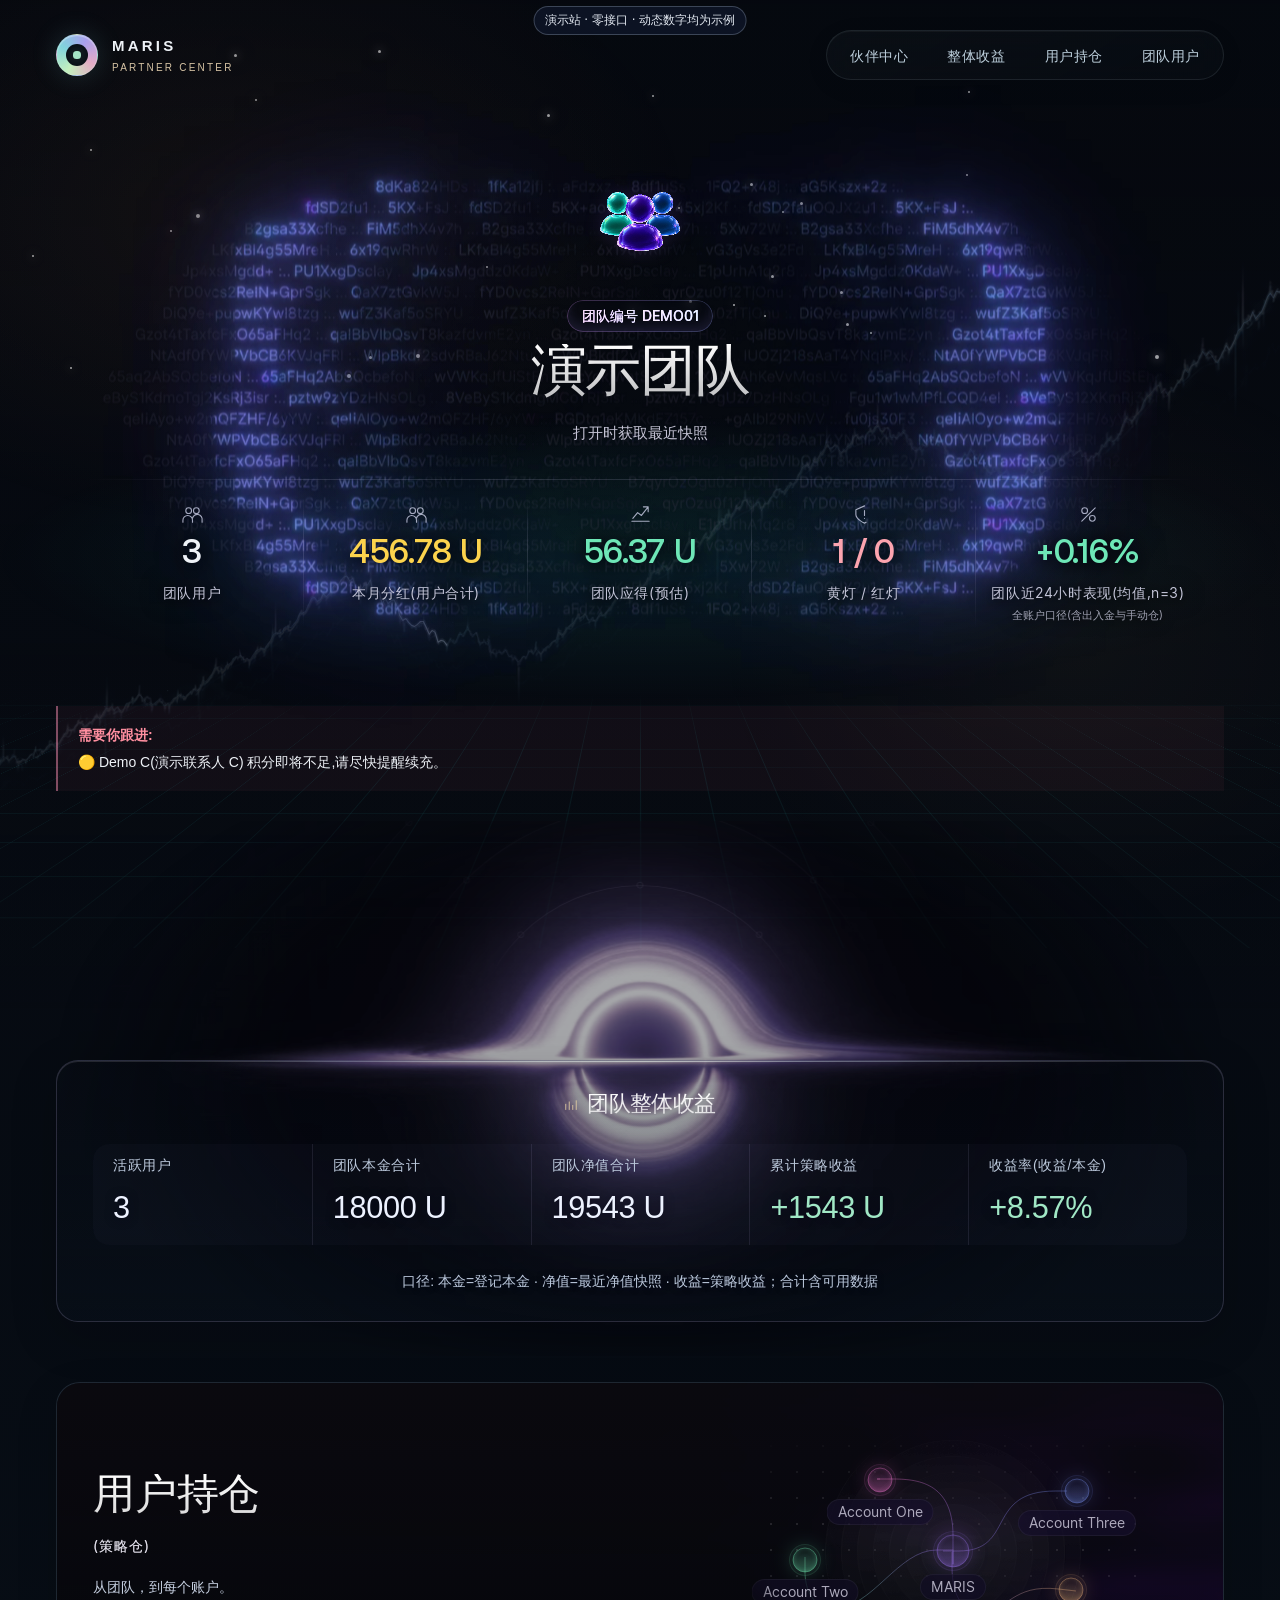
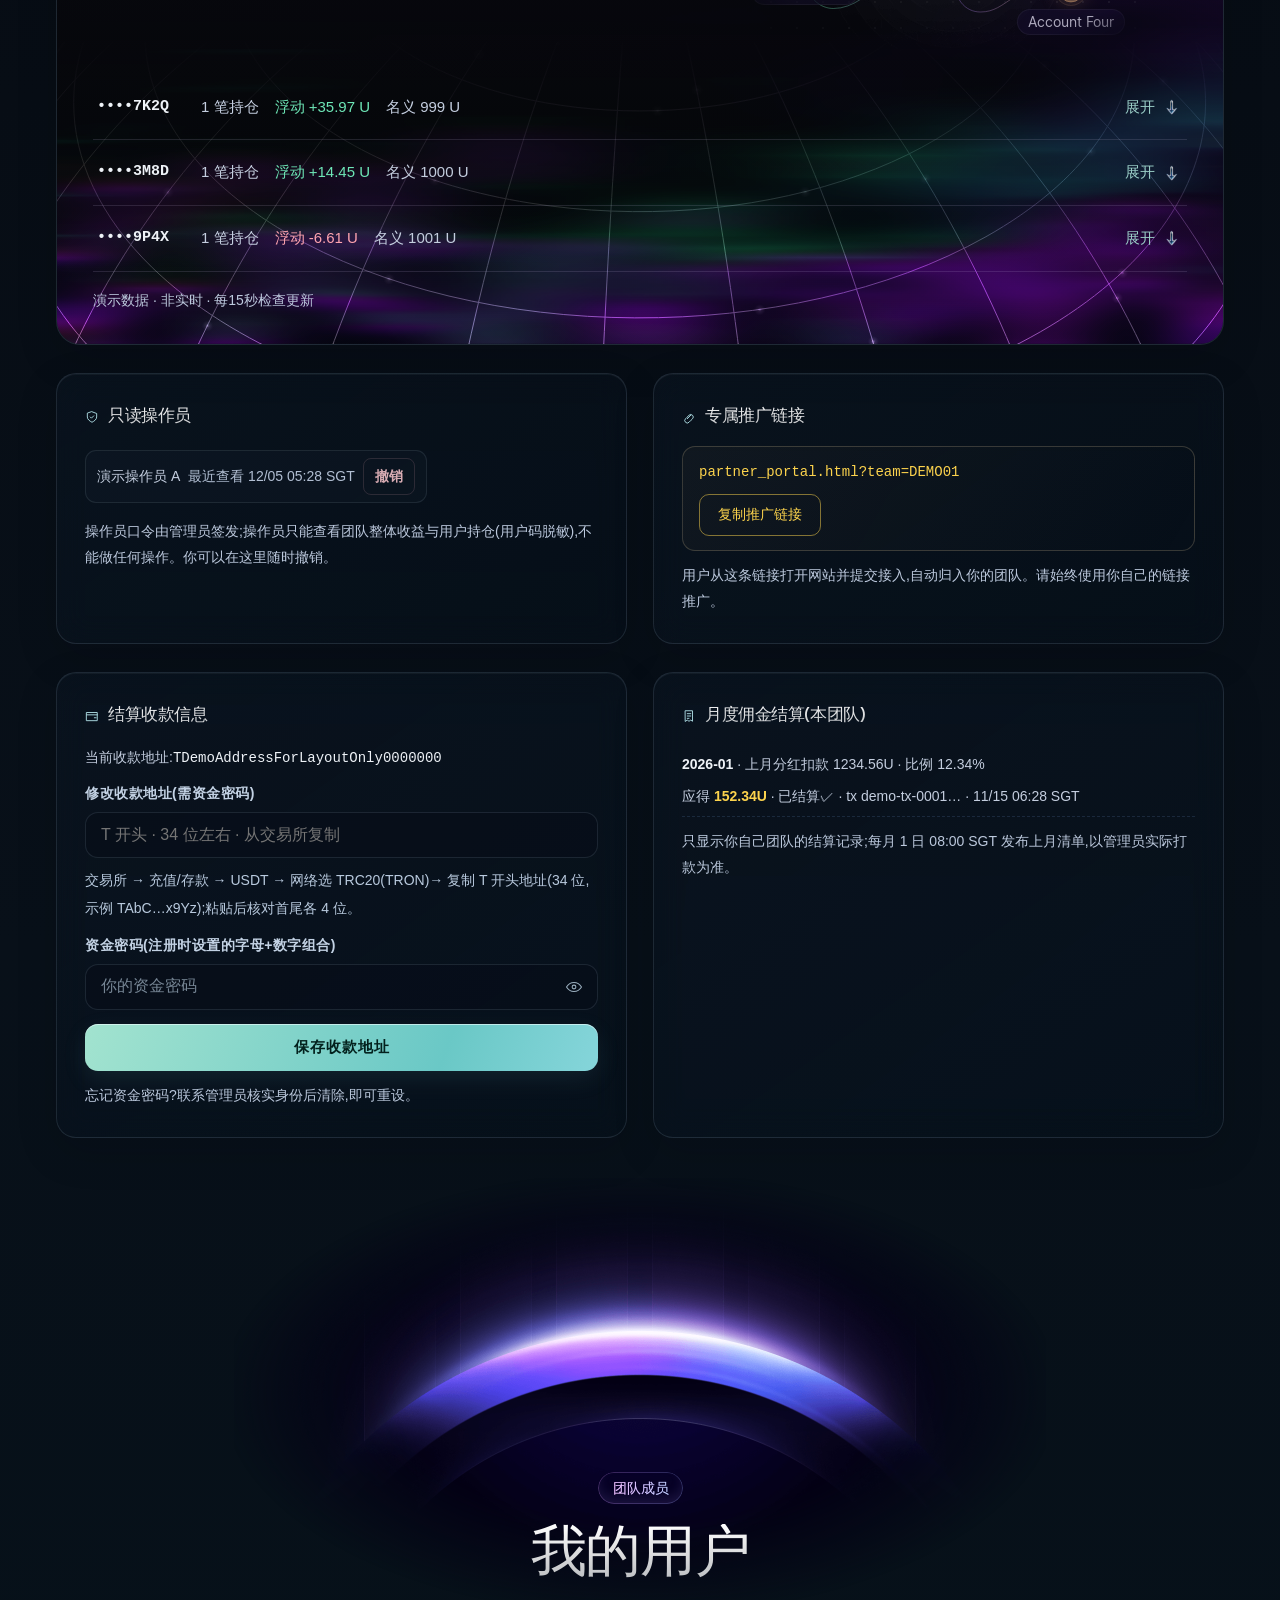
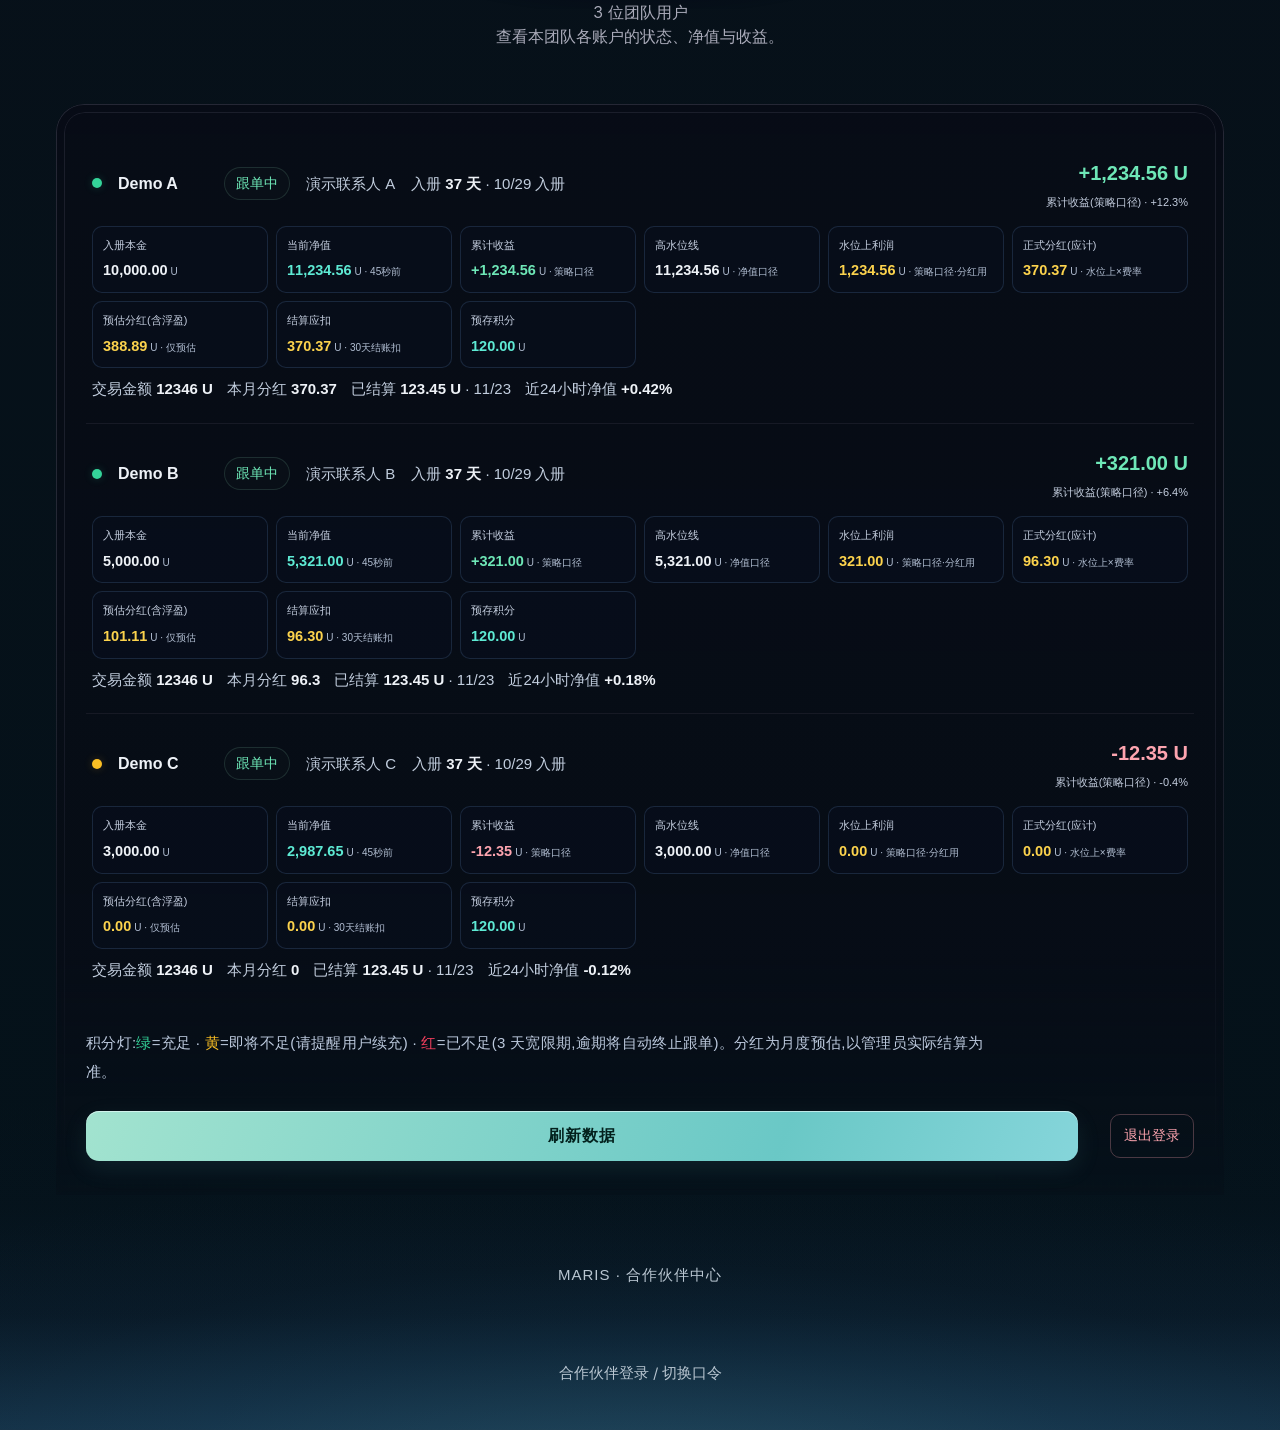
<file: partner_team.html>
<!DOCTYPE html>
<html lang="zh-CN" data-team-state="checking">
<head><script src="./assets/demo/demo-data.js"></script>
<meta charset="utf-8">
<meta name="viewport" content="width=device-width,initial-scale=1">
<meta name="robots" content="noindex,nofollow">
<title>Maris · 合作伙伴中心</title>
<style>
:root{--tx:#eef2f7;--dim:#b0c0d4;--faint:#8b9cb2;--acc:#5eead4;--acc2:#7dd3fc;--warn:#fda4af;--ok:#6ee7b7;--gold:#fcd34d;
--glass1:rgba(20,30,52,.42);--glass2:rgba(12,18,32,.32);--bd:rgba(126,176,238,.22)}
*{box-sizing:border-box;margin:0;padding:0;-webkit-tap-highlight-color:transparent}
body{background:linear-gradient(180deg,#05070d 0%,#081019 55%,#04121a 100%);color:var(--tx);font:15px/1.75 -apple-system,BlinkMacSystemFont,"SF Pro Text","PingFang SC","Noto Sans SC",sans-serif;min-height:100vh;overflow-x:hidden}
#water{display:none} 
.scrim{position:fixed;top:-12%;left:0;right:0;bottom:-12%;z-index:-2;background:linear-gradient(180deg,rgba(7,11,18,.46) 0%,rgba(7,11,18,.34) 40%,rgba(7,11,18,.56) 100%)}
.wrap{max-width:720px;margin:0 auto;padding:40px 18px 90px}
.crest{display:flex;align-items:center;gap:12px;margin-bottom:26px}
.logo{width:42px;height:42px;border-radius:12px;background:linear-gradient(135deg,#5eead4,#2c8fa3 60%,#1e5a8a);box-shadow:0 8px 24px rgba(94,234,212,.22),inset 0 1px 0 rgba(255,255,255,.35);display:flex;align-items:center;justify-content:center;font-weight:800;color:#04211d;font-size:21px}
.t1{font-weight:800;letter-spacing:2.5px;font-size:15px}
.t2{font-size:10.5px;color:var(--faint);letter-spacing:2px}
h1{font-size:30px;font-weight:800;letter-spacing:-.4px;line-height:1.3;margin-bottom:8px}
.lead{color:var(--dim);font-size:14px;margin-bottom:24px;max-width:600px}
.glass{background:linear-gradient(165deg,var(--glass1),var(--glass2));backdrop-filter:blur(26px) saturate(1.5);-webkit-backdrop-filter:blur(26px) saturate(1.5);border:1px solid var(--bd);border-radius:20px;box-shadow:0 18px 50px rgba(2,6,14,.5),inset 0 1px 0 rgba(255,255,255,.07)}
.card{padding:24px 22px;margin-bottom:16px}
.ct{font-size:14px;font-weight:700;letter-spacing:.5px;display:flex;align-items:center;gap:9px;margin-bottom:14px}
.ct .dot{width:7px;height:7px;border-radius:50%;background:var(--acc);box-shadow:0 0 12px var(--acc)}
label{display:block;font-size:12.5px;color:#c3d2e4;font-weight:600;margin:12px 0 6px;letter-spacing:.5px}
input[type=text]{width:100%;padding:13px 15px;border:1px solid var(--bd);border-radius:13px;background:rgba(8,14,24,.55);color:var(--tx);font-size:15px}
input[type=text]:focus{outline:none;border-color:rgba(94,234,212,.6);box-shadow:0 0 0 3px rgba(94,234,212,.12)}
.btn{width:100%;padding:14px;border:none;border-radius:13px;background:linear-gradient(135deg,#5eead4,#38b2a4 65%,#2c8fa3);color:#03211d;font-weight:700;font-size:15px;letter-spacing:1px;cursor:pointer;box-shadow:0 10px 30px rgba(94,234,212,.25);margin-top:14px}
.btn:disabled{opacity:.4;cursor:default}
.err{color:var(--warn);font-size:13px;margin-top:10px;display:none}
.linkbox{margin-top:12px;padding:14px 16px;border-radius:13px;border:1.5px solid rgba(252,211,77,.55);background:rgba(252,211,77,.08)}
.linkbox .lk{font:13px ui-monospace,Menlo,monospace;color:var(--gold);word-break:break-all;line-height:1.7}
.copybtn{margin-top:10px;padding:8px 18px;border:1px solid rgba(252,211,77,.5);border-radius:10px;background:transparent;color:var(--gold);font-size:13px;cursor:pointer}
.tokbox{margin-top:12px;padding:13px 15px;border-radius:13px;border:1px solid rgba(126,176,238,.4);background:rgba(10,16,28,.4)}
.tokbox .lk{font:13px ui-monospace,Menlo,monospace;color:var(--acc2);word-break:break-all}
.warnline{margin-top:10px;font-size:12.5px;color:var(--warn);line-height:1.8}
.alert{display:none;margin-bottom:16px;padding:16px 18px;border-radius:16px;border:1.5px solid rgba(253,164,175,.65);background:rgba(253,164,175,.12);font-size:14px;line-height:1.9;animation:pulse 2.2s ease-in-out infinite}
@keyframes pulse{0%,100%{box-shadow:0 0 0 0 rgba(253,164,175,.25)}50%{box-shadow:0 0 24px 4px rgba(253,164,175,.18)}}
.alert b{color:#ff8fa0}
.stats{display:grid;grid-template-columns:repeat(auto-fit,minmax(120px,1fr));gap:2px;border-radius:16px;overflow:hidden;background:rgba(126,176,238,.08);margin-bottom:16px}
.st{background:rgba(11,17,29,.72);padding:14px 15px}
.st .k{font-size:10.5px;color:var(--faint);letter-spacing:.6px;margin-bottom:3px}
.st .v{font-size:20px;font-weight:750;font-variant-numeric:tabular-nums}
.st .v.gold{color:var(--gold)}.st .v.ok{color:var(--ok)}.st .v.warn{color:var(--warn)}
.urow{display:flex;align-items:center;gap:10px;padding:12px 4px;border-top:1px solid rgba(126,176,238,.12);font-size:13.5px;flex-wrap:wrap}
.urow:first-child{border-top:none}
.urow .nm{font-weight:700;min-width:90px}
.urow .stt{font-size:11px;padding:2px 10px;border-radius:99px;border:1px solid var(--bd);color:var(--dim)}
.urow .stt.active{color:var(--ok);border-color:rgba(110,231,183,.45)}
.urow .stt.exited,.urow .stt.revoked{color:var(--warn);border-color:rgba(253,164,175,.4)}
.urow .kv{color:var(--dim);font-size:12.5px}.urow .kv b{color:var(--tx);font-variant-numeric:tabular-nums}
.ucard{flex-basis:100%;margin-top:4px}.ubig{margin-left:auto;font-weight:800;font-size:20px;color:var(--tx);font-variant-numeric:tabular-nums;white-space:nowrap;text-align:right}.ubig.up{color:var(--ok)}.ubig.dn{color:var(--warn)}.ubig small{display:block;font-size:11px;font-weight:500;color:var(--dim)}
.ugrid{display:grid;grid-template-columns:repeat(auto-fill,minmax(160px,1fr));gap:8px}.ukv{background:rgba(9,17,31,.45);border:1px solid rgba(126,176,238,.16);border-radius:10px;padding:8px 10px;min-width:0}.ukv .k{font-size:11px;color:var(--dim)}.ukv .v{font-size:14.5px;font-weight:700;color:var(--tx);font-variant-numeric:tabular-nums;margin-top:2px;white-space:nowrap;overflow:hidden;text-overflow:ellipsis}.ukv .v small{font-size:10px;font-weight:400;color:var(--faint);margin-left:3px}.ukv.gold .v{color:var(--gold)}.ukv.ok .v{color:var(--ok)}.ukv.ac .v{color:var(--acc)}.ukv.dn .v{color:var(--warn)}
.umeta{display:flex;flex-wrap:wrap;gap:8px 14px;margin-top:8px;flex-basis:100%}
.light{width:10px;height:10px;border-radius:50%;flex:0 0 10px}
.light.green{background:#34d399;box-shadow:0 0 8px rgba(52,211,153,.7)}
.light.yellow{background:#fbbf24;box-shadow:0 0 8px rgba(251,191,36,.8)}
.light.red{background:#f43f5e;box-shadow:0 0 8px rgba(244,63,94,.8)}
.fine{font-size:12px;color:var(--faint);margin-top:12px;line-height:1.8}
@media(max-width:430px){h1{font-size:26px}.card{padding:20px 17px}}
.waterfx{position:fixed;top:0;left:0;right:0;bottom:0;z-index:-2;pointer-events:none;display:none;overflow:hidden}
.waterfx.on{display:none}
.waterfx i{position:absolute;display:block;border-radius:50%;border:1px solid rgba(150,210,255,.32);box-shadow:inset 0 0 18px rgba(120,200,255,.16);opacity:0;animation:wfx 4.6s linear infinite}
.waterfx i:nth-child(1){left:16%;top:24%;width:30vmin;height:30vmin}
.waterfx i:nth-child(2){left:58%;top:50%;width:38vmin;height:38vmin;animation-delay:1.5s}
.waterfx i:nth-child(3){left:32%;top:70%;width:24vmin;height:24vmin;animation-delay:3s}
@keyframes wfx{0%{transform:scale(.12);opacity:0}12%{opacity:.5}100%{transform:scale(1);opacity:0}}
@media (orientation: portrait) and (max-width: 820px){body{background-image:linear-gradient(180deg,#05070d 0%,#081019 55%,#04121a 100%)}}


#bgGlow{position:fixed;inset:0;z-index:-4;pointer-events:none;background:radial-gradient(70% 22% at 50% 62%,rgba(46,229,220,.18),transparent 72%)}
#bgHorizon{position:fixed;left:-30%;right:-30%;bottom:-12%;height:52%;z-index:-3;pointer-events:none;background-image:linear-gradient(rgba(46,229,220,.16) 1.5px,transparent 1.5px),linear-gradient(90deg,rgba(46,229,220,.16) 1.5px,transparent 1.5px);background-size:64px 44px;transform:perspective(560px) rotateX(62deg);-webkit-mask-image:linear-gradient(180deg,transparent 0%,#000 42%,rgba(0,0,0,.5) 100%);mask-image:linear-gradient(180deg,transparent 0%,#000 42%,rgba(0,0,0,.5) 100%)}
.bgStar{position:fixed;z-index:-3;border-radius:50%;background:#fff;pointer-events:none;box-shadow:0 0 10px rgba(255,255,255,1),0 0 26px rgba(160,230,255,.55);animation:bgTwinkle 2.4s ease-in-out infinite,bgDrift 9s ease-in-out infinite alternate}
@keyframes bgTwinkle{0%,100%{opacity:.04;transform:scale(.45)}45%,55%{opacity:1;transform:scale(1.35)}}
@keyframes bgDrift{0%{translate:0 0}100%{translate:0 14px}}
.bgComet{position:fixed;z-index:-3;width:120px;height:2px;pointer-events:none;background:linear-gradient(90deg,rgba(255,255,255,0),rgba(255,255,255,.85));border-radius:2px;opacity:0;transform:rotate(-32deg);animation:bgComet 14s linear infinite}
.bgComet.c2{animation-delay:7.3s;animation-duration:17s}
@keyframes bgComet{0%,86%{opacity:0;transform:rotate(-32deg) translateX(0)}88%{opacity:.95}100%{opacity:0;transform:rotate(-32deg) translateX(52vw)}}
@media (prefers-reduced-motion:reduce){.bgStar,.bgComet{animation:none;opacity:.3}}


.glass{background:linear-gradient(165deg,rgba(15,22,34,.44),rgba(10,16,26,.36))!important}

.ro-banner{padding:16px 18px;margin:0 0 16px;border:1px solid rgba(252,211,77,.45);border-radius:16px;background:linear-gradient(165deg,rgba(40,34,18,.55),rgba(20,18,10,.45));backdrop-filter:blur(26px) saturate(1.5);-webkit-backdrop-filter:blur(26px) saturate(1.5)}
.ro-banner .rt{font-weight:800;color:var(--gold);letter-spacing:.5px;font-size:14px;display:flex;align-items:center;gap:8px}
.ro-banner .rd{font-size:13px;color:#e6dcc0;line-height:1.8;margin-top:6px}
.ptbl{width:100%;border-collapse:collapse;font-size:12.5px}
.ptbl th{text-align:left;color:var(--faint);font-weight:600;padding:6px 6px;border-bottom:1px solid var(--bd);white-space:nowrap}
.ptbl td{padding:8px 6px;border-bottom:1px dashed rgba(126,176,238,.15);white-space:nowrap;vertical-align:middle}
.ptbl .up{color:var(--ok)}.ptbl .dn{color:var(--warn)}
.ptbl .side{display:inline-block;padding:1px 7px;border-radius:7px;font-size:11px;font-weight:700}
.ptbl .side.l{background:rgba(110,231,183,.14);color:var(--ok)}.ptbl .side.s{background:rgba(253,164,175,.14);color:var(--warn)}
.xbtn{padding:5px 10px;border-radius:9px;border:1px solid rgba(94,234,212,.45);background:rgba(94,234,212,.08);color:var(--acc);font-size:11.5px;font-weight:700;cursor:pointer}
.tblwrap{overflow-x:auto;-webkit-overflow-scrolling:touch}
.pg{border:1px solid var(--bd);border-radius:12px;margin:8px 0;background:rgba(8,14,24,.3)}
.pg.open{border-color:rgba(94,234,212,.35)}
.pgh{display:flex;gap:10px;align-items:center;flex-wrap:wrap;padding:10px 12px;cursor:pointer;user-select:none;font-size:12.5px}
.pgh .pgu{font-family:ui-monospace,Menlo,monospace;font-weight:700;color:var(--tx);min-width:88px}
.pgh .pgm{color:var(--dim)}.pgh .pgm.up{color:var(--ok)}.pgh .pgm.dn{color:var(--warn)}
.pgh .pgt{margin-left:auto;color:var(--acc);font-weight:700}
.pg .tblwrap{padding:0 8px 8px}
.opchip{display:inline-flex;align-items:center;gap:8px;padding:7px 11px;border:1px solid var(--bd);border-radius:11px;font-size:12.5px;margin:4px 6px 4px 0;background:rgba(8,14,24,.35)}
.opchip .rv{padding:3px 9px;border-radius:8px;border:1px solid rgba(253,164,175,.45);color:var(--warn);background:transparent;font-size:11px;font-weight:700;cursor:pointer}
#explainModal{position:fixed;inset:0;z-index:50;display:none;align-items:center;justify-content:center;background:rgba(3,6,12,.66);backdrop-filter:blur(6px);-webkit-backdrop-filter:blur(6px);padding:18px}
#explainModal .box{max-width:560px;width:100%;max-height:82vh;overflow:auto;padding:22px 22px 18px;border-radius:18px}
#explainModal .hd{display:flex;justify-content:space-between;align-items:center;gap:10px;margin-bottom:8px}
#explainModal .hd b{font-size:16px}
#explainModal .tag{font-size:11px;color:var(--faint);letter-spacing:1px}
#explainModal p{font-size:13.5px;line-height:1.9;color:#d7e1ee;margin:8px 0}
#explainModal .sec{font-size:12px;font-weight:800;color:var(--acc);letter-spacing:1px;margin-top:12px}
#explainModal .dis{font-size:11px;color:var(--faint);margin-top:12px;line-height:1.6}
.st{background:rgba(11,17,29,.42)!important}
.navcard{background:linear-gradient(165deg,rgba(15,22,34,.5),rgba(10,16,26,.4))!important}
.urow,.card{background:rgba(12,18,28,.38)!important}
</style>
<style>

:root{--ease:cubic-bezier(.16,1,.3,1);--bd:rgba(167,201,225,.13)}
body{-webkit-font-smoothing:antialiased}
.logo{position:relative;flex:none;isolation:isolate;border-radius:50%;color:transparent;background:conic-gradient(from 210deg,#c4f0be,#81d4dd,#a9a0ee,#e4abc5,#c4f0be);border:1px solid #dcf7ed48;box-shadow:0 0 28px #81d4dd2a,inset 0 1px 1px #fff6;transition:rotate 1.2s var(--ease),box-shadow 1.2s var(--ease)}
.logo::before{content:'';position:absolute;width:56%;height:56%;border-radius:50%;background:#070d15}
.logo::after{content:'';position:absolute;width:18%;height:18%;border-radius:50%;background:#a4e5c6;box-shadow:0 0 12px #a4e5c65c}
.crest:hover .logo{rotate:28deg;box-shadow:0 0 36px #81d4dd45,inset 0 1px 1px #fff6}
.t1{font-weight:650;letter-spacing:3.2px}.t2{letter-spacing:2.1px;color:#a8b8c9}
h1{font-weight:650}.st .v{font-weight:650;letter-spacing:-.35px}
.glass,.ro-banner{position:relative;border-color:#badbe91c;background:linear-gradient(155deg,rgba(18,29,39,.49),rgba(10,17,26,.34) 65%)!important;box-shadow:0 18px 50px #02060e42,inset 0 1px 0 #e9f9ff0d;transition:box-shadow .8s var(--ease)}
.glass::after{content:'';position:absolute;inset:0;border-radius:inherit;pointer-events:none;background:radial-gradient(460px circle at var(--px,50%) var(--py,0%),#96e5de0a,transparent 75%);opacity:0;transition:opacity .75s var(--ease)}
.glass[data-lit]::after{opacity:1}
.ro-banner{background:linear-gradient(155deg,rgba(33,31,24,.71),rgba(20,22,22,.62)) padding-box,linear-gradient(120deg,#dcc48f55,#dcc48f12 48%,#c9bb8f25) border-box!important}
.ro-banner .rt{font-weight:650;color:#e1cea1}.ro-banner .rd{color:#ccc7b6}
.ro-banner .rt::before{content:'';width:14px;height:16px;flex:none;background:currentColor;mask:url("data:image/svg+xml,%3Csvg xmlns='http://www.w3.org/2000/svg' viewBox='0 0 24 24'%3E%3Cg fill='none' stroke='black' stroke-width='1.6' stroke-linecap='round' stroke-linejoin='round'%3E%3Crect x='5' y='10' width='14' height='11' rx='3'/%3E%3Cpath d='M8 10V7a4 4 0 0 1 8 0v3m-4 5v2'/%3E%3C/g%3E%3C/svg%3E") center/contain no-repeat}
.ct{font-weight:600}.ct .dot{box-shadow:0 0 9px #80d9da50!important}
.section-icon{width:14px;height:14px;fill:none;stroke:var(--acc2);stroke-width:1.5;stroke-linecap:round;stroke-linejoin:round;flex:none}
#ovCard .section-icon{stroke:#dfcba0}
.stats{background:rgba(171,209,232,.045);box-shadow:inset 0 1px 0 #cce6fa0c}
.st{background:linear-gradient(150deg,#aecbe508,#aecbe501)!important}
.pg{border-color:rgba(167,201,225,.09);background:linear-gradient(105deg,#91bed904,#91bed901);transition:border-color .5s,background .5s,box-shadow .5s}
.pg.open{border-color:#90cfc822;background:#93bcca06;box-shadow:inset 2px 0 #81d4c975}
.pgh{transition:background .4s;color:inherit}.pgh:hover{background:#a8d3dd07}
.pgh:focus-visible,.xbtn:focus-visible,.btn:focus-visible,.copybtn:focus-visible{outline:2px solid #a3ddda;outline-offset:4px}
.pgh .pgu{font-weight:550}.pgh .pgt{font-weight:500;letter-spacing:.2px;color:#9bcfc8}
.ptbl td{border-bottom-style:solid;border-color:#b7d2ea0b;font-variant-numeric:tabular-nums}
.ptbl tbody tr{transition:background .35s}.ptbl tbody tr:hover{background:#a8d3dd06}
.urow{background:transparent!important;border-color:#aecde410}
.urow .stt{border-color:#a9cce41c}.urow .stt.active{border-color:#82cfa72a;background:#82cfa705}
.light.green{box-shadow:0 0 8px #34d39936}.light.yellow{box-shadow:0 0 8px #fbbf2436}.light.red{box-shadow:0 0 8px #f43f5e36}
.btn{position:relative;overflow:hidden;background:linear-gradient(110deg,#a2e3cf,#6ac8c6 70%,#85d5da);box-shadow:0 8px 24px #6ac8c61a,inset 0 1px #efffffa0;transition:filter .5s,translate .5s var(--ease),box-shadow .5s}
.btn::after{content:'';position:absolute;inset:-100% -40%;pointer-events:none;background:linear-gradient(110deg,transparent 40%,#fff4 50%,transparent 60%);translate:-60% 0;transition:translate .95s var(--ease)}
.btn:hover::after{translate:60% 0}.btn:active{translate:0 1px}.btn:hover{box-shadow:0 10px 28px #6ac8c62c}
.xbtn,.copybtn{transition:background .4s,border-color .4s,color .4s}.xbtn{border-color:#9bdbcc33;background:#9bdbcc07;color:#abddce}.xbtn:hover{border-color:#a9e2d360;background:#9bdbcc12}
#explainModal .box{animation:modal-enter .55s var(--ease)}
#explainModal .sec{font-weight:600}#explainModal p{color:#c4d2df}
@keyframes modal-enter{from{opacity:0;translate:0 14px;scale:.985}to{opacity:1;translate:0 0;scale:1}}
@media(prefers-reduced-motion:reduce){*,*::before,*::after{animation:none!important;transition:none!important;scroll-behavior:auto!important}.bgComet{opacity:0}.bgCurveFlow{display:none}}
html[data-background-paused] .bgStar,html[data-background-paused] .bgComet,html[data-background-paused] .bgCurveFlow{animation-play-state:paused}

</style>
<style>.linkbox{border-color:#dfc89b38;background:linear-gradient(120deg,#d5bb790b,transparent)}
.tokbox{border-color:#9ec6d62c;background:#9ab9d507}.opchip{border-color:#b0ced81c;background:#9ab9d507}.opchip .rv{border-color:#d89fa72a;color:#d8acb3;transition:background .4s}.opchip .rv:hover{background:#d89fa710}
.secret-field{position:relative}.secret-field input{padding-right:48px!important}.secret-toggle{position:absolute;right:8px;top:50%;transform:translateY(-50%);width:32px;height:32px;display:grid;place-items:center;border:0;background:transparent;color:#9aafbF;cursor:pointer;border-radius:8px;transition:color .3s,background .3s}.secret-toggle:hover{background:#bad7e00b;color:#c6e7e6}.secret-toggle svg{width:18px;height:18px;fill:none;stroke:currentColor;stroke-width:1.4;stroke-linecap:round;stroke-linejoin:round}.secret-toggle[aria-pressed=true] .eye-slash{opacity:1}.eye-slash{opacity:0;transition:opacity .25s}.secret-toggle:focus-visible{outline:1px solid var(--acc);outline-offset:2px}
input[type=password]{width:100%;padding:13px 15px;border:1px solid var(--bd);border-radius:13px;background:rgba(8,14,24,.55);color:var(--tx);font-size:15px}input[type=password]:focus{outline:none;border-color:rgba(94,234,212,.6);box-shadow:0 0 0 3px rgba(94,234,212,.12)}
input{transition:border-color .4s,box-shadow .4s,background .4s}.err{line-height:1.65}.status-note{padding:12px 16px;margin-bottom:16px;border:1px solid #d9c39428;border-radius:13px;background:#d9c39409;color:#dccdac;font-size:13px}.status-note[hidden]{display:none}
.light.gray{background:#7d8a99;box-shadow:none}
@media(prefers-reduced-motion:reduce){.secret-toggle,.eye-slash,input{transition:none}}

.partner-notice-panel{border-color:#c8d7c52b!important;background:linear-gradient(120deg,#b2d8c70a,transparent)!important;box-shadow:inset 0 1px #e5f8ee09;font-weight:400!important}
</style><link rel="icon" href="./assets/partner-release-123/favicon.svg" type="image/svg+xml"><link rel="apple-touch-icon" href="./assets/maris-icon-180.png"><style>
.partner-scene{position:relative;margin:24px 0 18px;scroll-margin-top:22px}.partner-scene>.card{margin-bottom:0}.motion-frame{display:block;border:0;width:100%;background:transparent;mix-blend-mode:screen}.scene-support{font-size:12px;line-height:1.8;color:#aabccc;margin:8px 0 0}.scene-kicker{font-size:9px;line-height:1.5;letter-spacing:2.2px;color:#a6b2c4;margin-bottom:9px}
#teamView>.stats{margin-bottom:16px}#roBanner{margin-bottom:0}.card.glass{background:linear-gradient(145deg,rgba(21,34,49,.22),rgba(8,17,28,.17))!important;border-color:#b8d6ef20;box-shadow:0 14px 40px #01060d26,inset 0 1px 0 #eaf6ff0b;backdrop-filter:blur(15px) saturate(1.15);-webkit-backdrop-filter:blur(15px) saturate(1.15)}

.scene-overview{isolation:isolate;margin-top:16px}.galaxy-crown{aspect-ratio:1440/294;width:100%;pointer-events:none}.scene-overview .motion-galaxy{position:absolute;inset:0 auto auto 0;width:100%;height:auto;aspect-ratio:1440/660;z-index:0}.scene-overview #ovCard{position:relative;z-index:1;background:linear-gradient(180deg,rgba(20,23,43,.06),rgba(10,19,31,.24) 64%,rgba(10,19,31,.35))!important;backdrop-filter:blur(13px) saturate(1.12);-webkit-backdrop-filter:blur(13px) saturate(1.12);border-color:#c6b9ef30;box-shadow:inset 0 1px 0 #f2eaff20,0 15px 45px #01040c35;overflow:hidden}.reflective-card::before{content:'';position:absolute;top:0;left:8%;right:8%;height:1px;background:linear-gradient(90deg,transparent,#c8a7ff75,#f7edffcc,#c8a7ff75,transparent);pointer-events:none}#ovCard .stats{background:#aab8de03;box-shadow:none}#ovCard .st{background:#9caad103!important}#ovCard .st .k{color:#c2c8dd}#ovCard .st .v{color:#edf2ff;text-shadow:0 1px 10px #01051999}#ovCard .st .v.ok{color:#a1e8c6}#ovCard .st .v.warn{color:#f4b3c3}#ovNote{color:#a8b7ce;text-shadow:0 1px 6px #03071bbb}

.position-masthead{display:grid;grid-template-columns:1fr 1.17fr;align-items:center;gap:6px;min-height:184px;margin:-12px -6px 4px}.position-heading{position:relative;height:184px;isolation:isolate}.position-heading .motion-beam{position:absolute;top:-8px;left:50%;width:238px;height:auto;aspect-ratio:936/650;transform:translateX(-50%);z-index:-1;opacity:.9;mask-image:linear-gradient(180deg,transparent,#000 9%,#000 72%,transparent)}.position-copy{position:absolute;bottom:13px;left:6px;right:0}.position-copy .ct{font-size:19px;font-weight:500;letter-spacing:-.25px;line-height:1.4;margin:0;color:#eef0fa}.position-copy .scene-support{margin-top:6px}.position-map .motion-nodes{aspect-ratio:468/256;height:auto}.scene-network-canvas{display:flex;flex-wrap:wrap;gap:7px;margin:0 0 15px}.scene-account{appearance:none;border:1px solid #b1c7df20;background:#08162330;border-radius:8px;padding:7px 10px;color:#b9cddd;font-size:10.5px;cursor:pointer;transition:border-color .3s,color .3s,background .3s}.scene-account:hover,.scene-account[aria-expanded=true]{color:#eee8fa;border-color:#b7a1d65c;background:#b7a1d60c}.scene-account:focus-visible{outline:2px solid #baa4dd;outline-offset:3px}.scene-network-note{font-size:11px!important;line-height:1.8!important;margin-top:12px;color:#99acc2!important}.scene-network-canvas:empty{display:none}

.scene-authority{padding:20px 22px!important}.scene-access{display:grid;grid-template-columns:minmax(0,1.12fr) minmax(0,1fr);align-items:center;gap:20px;min-height:170px;position:relative}.motion-cipher{aspect-ratio:560/380;height:auto;mask-image:radial-gradient(ellipse at 50% 48%,#000 35%,transparent 74%)}.access-copy h2{font-size:22px;line-height:1.4;font-weight:500;letter-spacing:-.3px;margin:0 0 9px;color:#ebedf7}.access-copy p,.scene-access-description{font-size:12px;color:#aebdd0;line-height:1.85;margin:0}.scene-link{display:inline-flex;gap:10px;align-items:center;color:#b9cbdc;text-decoration:none;font-size:11px;margin-top:12px;padding:4px 0;border-bottom:1px solid #b9cbdc28;transition:gap .4s,color .4s}.scene-link:hover{gap:14px;color:#e4d5fc}.scene-link:focus-visible{outline:2px solid #baa4dd;outline-offset:4px}
#loginCard{margin-top:22px}.login-access{grid-template-columns:minmax(0,1.2fr) minmax(0,1fr);gap:18px}.login-fields{min-width:0}.login-fields .ct{font-size:16px;line-height:1.6;margin-bottom:8px}.login-fields .scene-access-description{margin:0 0 14px;font-size:11px}.login-fields .btn{margin-top:12px}#accessScene .motion-cipher{max-width:290px;justify-self:center}
.users-masthead{display:grid;grid-template-columns:1fr 1.04fr;align-items:center;gap:18px;min-height:148px;margin:-9px -4px 10px}.users-heading .ct{font-size:19px;line-height:1.6;font-weight:500;margin-bottom:0}.users-heading .scene-support{font-size:11px}.motion-globe{height:auto;aspect-ratio:1100/520}.scene-globe .fine{font-weight:400!important;font-size:12px!important;color:#aabdd0!important}
@media(max-width:600px){.partner-scene{margin-block:20px 16px}.scene-overview{margin-top:12px}.card.glass{padding:20px 17px}.scene-overview #ovCard{backdrop-filter:blur(9px) saturate(1.12);-webkit-backdrop-filter:blur(9px) saturate(1.12)}.position-masthead{grid-template-columns:.92fr 1.08fr;min-height:154px;gap:0;margin:-8px -9px 6px}.position-heading{height:154px}.position-heading .motion-beam{width:180px;top:-7px}.position-copy{left:9px;bottom:10px;right:-4px}.position-copy .ct{font-size:15px;gap:6px}.position-copy .section-icon{width:12px;height:12px}.position-copy .scene-support{font-size:10px;line-height:1.7}.position-map .motion-nodes{width:120%;max-width:none;margin-left:-7%}.scene-network-canvas{gap:6px;margin-bottom:13px}.scene-account{font-size:10px;padding:6px 8px}.scene-authority{padding:17px!important}.scene-access{grid-template-columns:minmax(0,1.35fr) minmax(0,1fr);gap:6px;min-height:152px}.scene-access .motion-cipher{width:120%;margin-left:-8%;max-width:none}.access-copy h2{font-size:19px}.access-copy p{font-size:11px}.scene-kicker{font-size:8px;letter-spacing:1.5px;margin-bottom:7px}.scene-link{font-size:10px;margin-top:8px}.users-masthead{grid-template-columns:1fr 1fr;min-height:108px;gap:8px;margin:-4px -2px 9px}.users-heading .ct{font-size:15px;gap:6px}.users-heading .scene-support{font-size:10px;line-height:1.7;max-width:145px}.scene-globe .fine{font-size:11px!important}.login-access{display:block;min-height:0}.login-fields>.ct,.login-fields>.scene-access-description{max-width:calc(100% - 112px)}.login-fields>.ct{font-size:14px;align-items:start}.login-fields>.ct .section-icon{margin-top:4px;flex:none}.login-fields .scene-access-description{min-height:42px}.login-access .motion-cipher{position:absolute;right:-16px;top:-6px;width:145px;margin:0}#loginCard{overflow:hidden}.scene-authority{overflow:hidden}}
@media(prefers-reduced-motion:reduce){.scene-account,.scene-link{transition:none}}

.decode-copy{display:inline-block;overflow-wrap:anywhere}


.partner-scene{margin:38px 0 26px}.scene-overview{margin-top:28px;margin-bottom:42px}
.position-masthead{display:block;margin:-2px 0 18px;min-height:0}.position-heading{height:140px;display:flex;align-items:center}.position-heading .motion-beam{left:auto;right:0;top:-8px;width:206px;transform:none}.position-copy{position:relative;left:auto;right:auto;bottom:auto;max-width:calc(100% - 224px)}.position-copy .ct{font-size:21px}.position-copy .scene-support{font-size:12px;margin-top:11px}.position-map{width:min(100%,468px);margin:4px auto 16px}.position-map .motion-nodes{width:100%;margin:0}.scene-network-canvas{margin-bottom:22px;gap:9px}.scene-account{padding:8px 12px;font-size:11px}.scene-authority{padding:24px 25px!important}.scene-access{min-height:192px;gap:30px}.access-copy p{line-height:1.95}.users-masthead{min-height:166px;margin-bottom:22px;gap:28px}.scene-globe .fine{margin-top:18px;line-height:1.9}#loginCard{margin-top:30px}.login-access{gap:26px}
@media(max-width:600px){.partner-scene{margin:28px 0 22px}.scene-overview{margin-top:22px;margin-bottom:30px}.position-masthead{margin:0 -2px 16px}.position-heading{height:130px}.position-heading .motion-beam{width:165px;right:-11px;top:-3px}.position-copy{max-width:calc(100% - 139px);left:0}.position-copy .ct{font-size:16px;line-height:1.6}.position-copy .scene-support{font-size:11px;line-height:1.85;margin-top:9px}.position-map{width:100%;margin:6px auto 12px}.position-map .motion-nodes{width:100%;margin:0}.scene-network-canvas{margin-bottom:18px;gap:7px}.scene-account{font-size:10px;padding:7px 9px}.scene-authority{padding:21px 18px!important}.scene-access{min-height:166px;gap:12px}.users-masthead{min-height:122px;gap:12px;margin-bottom:18px}.login-access{min-height:0}.login-fields .scene-access-description{margin-bottom:18px}.scene-globe .fine{font-size:11px!important;line-height:1.9!important}}


#authorityScene{padding:0!important;overflow:visible}.authority-visual{position:relative;width:100%;aspect-ratio:936/600;isolation:isolate}.authority-visual .motion-cipher-full{position:absolute;inset:0;width:100%;height:100%;mask-image:none}.authority-visual .access-copy{position:absolute;left:0;right:0;top:36%;text-align:center;z-index:1;pointer-events:none}.authority-visual .access-copy .scene-kicker{display:inline-block;font-size:10px;letter-spacing:1.8px;line-height:1.6;color:#d5c4ee;border:1px solid #c6a8f633;border-radius:99px;background:#160d291a;padding:5px 12px;margin:0 0 15px}.authority-visual .access-copy h2{font-size:34px;line-height:1.3;letter-spacing:-.6px;margin:0 0 14px}.authority-visual .access-copy p{max-width:420px;margin:0 auto;font-size:13px;line-height:1.9;color:#b9c5d5}.authority-visual .scene-link{pointer-events:auto;margin-top:17px}.authority-visual .decode-copy{max-width:100%}
@media(max-width:600px){.authority-visual{aspect-ratio:936/800}.authority-visual .access-copy{top:40%;left:10px;right:10px}.authority-visual .access-copy .scene-kicker{font-size:9px;padding:4px 10px;margin-bottom:11px}.authority-visual .access-copy h2{font-size:26px;line-height:1.35;margin-bottom:11px}.authority-visual .access-copy p{max-width:300px;font-size:12px;line-height:1.85}.authority-visual .scene-link{margin-top:12px}}

.live-network{display:block;position:relative;width:100%;max-width:none;min-height:120px;margin:0 0 25px;isolation:isolate;background:radial-gradient(ellipse at 50% 46%,#8469be0d,transparent 64%)}
.network-lines{position:absolute;inset:0;width:100%;height:100%;overflow:visible;pointer-events:none}.network-wire,.network-wire-light{fill:none;stroke-width:1}.network-wire{stroke:#a28ab53e}.network-wire-light{stroke:#d7c5f7;stroke-dasharray:2 130;stroke-linecap:round;opacity:.24;animation:wire-flow 10s linear infinite}.network-wire-light.wire-engaged{stroke-width:1.6;filter:drop-shadow(0 0 4px #c4a4f8);opacity:.9}
.network-hub,.network-account{position:absolute;transform:translate(-50%,-50%);text-align:center}.network-hub{display:grid;justify-items:center;gap:8px;font-size:8px;letter-spacing:2px;color:#a9b0c8}.network-hub .logo{width:37px;height:37px;box-shadow:0 0 35px #b88aed24}.network-account{appearance:none;display:grid;justify-items:center;gap:4px;width:114px;padding:0;border:0;background:none;color:#cbd2e5;cursor:pointer;font-family:inherit;outline-offset:7px}.network-orb{display:block;width:18px;height:18px;margin-bottom:5px;border-radius:50%;border:1px solid rgba(var(--node-rgb),.5);background:radial-gradient(circle at 40% 30%,rgba(var(--node-rgb),.22),rgba(var(--node-rgb),.03) 70%);box-shadow:inset 0 0 8px rgba(var(--node-rgb),.18),0 0 0 4px rgba(var(--node-rgb),.035),0 0 20px rgba(var(--node-rgb),.12)}.network-label{max-width:108px;overflow:hidden;text-overflow:ellipsis;white-space:nowrap;font-size:11px;letter-spacing:.3px;padding:3px 9px;border:1px solid #b7a2d218;border-radius:99px;background:#08111d60}.network-account small{font-size:9px;color:#8998ae;letter-spacing:.3px}.node-engaged .network-orb{animation:node-signal 1.2s ease-out}.network-account[aria-expanded=true] .network-label{color:#eee4ff;background:#b7a2d218}.network-account:focus-visible{outline:1px solid #bb9fe8;border-radius:10px}.network-paused .network-wire-light{animation-play-state:paused}.position-empty{color:#9baabd;font-size:13px;padding:10px 0}
@keyframes wire-flow{to{stroke-dashoffset:-264}}@keyframes node-signal{0%,100%{filter:brightness(1);transform:scale(1)}35%{filter:brightness(1.9);transform:scale(1.15);box-shadow:0 0 28px rgba(var(--node-rgb),.42)}}

#authorityScene{margin-top:48px;margin-bottom:32px;position:relative;isolation:isolate}.authority-visual{aspect-ratio:936/210;position:relative;z-index:0;overflow:visible}.authority-visual .motion-cipher-full{inset:0 auto auto 50%;transform:translateX(-50%);width:100%;height:auto;aspect-ratio:936/600;max-width:none}.scene-authority #usersCard{position:relative;z-index:1;margin:0;background:linear-gradient(160deg,#11172947,#07121a85);border:1px solid #c4b7ec20;box-shadow:inset 0 1px 0 #dacef21c,0 18px 60px #03071133;backdrop-filter:blur(9px) saturate(1.15);-webkit-backdrop-filter:blur(9px) saturate(1.15)}.scene-authority #usersCard .ct{font-weight:500;font-size:19px;margin-bottom:22px}.scene-authority #usersCard .urow{background:#08131b20;border-color:#b0bcd419}.scene-authority #usersCard .fine{line-height:1.8}

#explainModal{z-index:100;padding:clamp(20px,5vw,80px);background:rgba(3,8,16,.86);backdrop-filter:blur(16px);-webkit-backdrop-filter:blur(16px);overflow:auto;align-items:center;justify-content:flex-start;isolation:isolate}.ex-panorama{position:fixed;inset:0;z-index:-1;pointer-events:none}.ex-panorama canvas{width:100%;height:100%;display:block}#explainModal .box{position:relative;width:min(520px,47vw);max-width:560px;max-height:calc(100dvh - 60px);margin-left:clamp(0px,6vw,100px);padding:32px 34px;border:0;border-radius:0;background:linear-gradient(100deg,#0a172266,#0c1a242b 70%,transparent);box-shadow:none;backdrop-filter:blur(5px);-webkit-backdrop-filter:blur(5px);mask-image:linear-gradient(90deg,#000 95%,transparent)}#explainModal .box::before,#explainModal .box::after{display:none}#explainModal .hd{align-items:flex-start;margin-bottom:21px;gap:18px}#explainModal .hd b{font-size:25px;font-weight:500;letter-spacing:-.4px;line-height:1.45}#explainModal .tag{font-size:10px;line-height:1.9;color:#9baec2;letter-spacing:.4px}#explainModal .sec{font-size:11px;font-weight:500;color:#a8c8cc;letter-spacing:1.5px;margin-top:23px}#explainModal p{font-size:13px;line-height:2;color:#d5dee7}#explainModal .dis{margin-top:25px;color:#8e9eb0}#exClose{flex:none;margin-top:4px}#explainModal .box:focus{outline:none}
@media(max-width:600px){.live-network{margin-top:6px;margin-bottom:23px}.network-account{width:110px}.network-label{font-size:10px}.network-hub .logo{width:31px;height:31px}#authorityScene{margin-top:35px}.authority-visual{aspect-ratio:936/290}.authority-visual .motion-cipher-full{aspect-ratio:936/600}.scene-authority #usersCard .ct{font-size:16px;margin-bottom:19px}#explainModal{padding:24px 18px;align-items:center}#explainModal .box{width:100%;max-height:calc(100dvh - 48px);margin:0;padding:22px 16px;background:linear-gradient(105deg,#07131bc9,#09162372 75%,#09162338);mask-image:none;backdrop-filter:blur(3px);-webkit-backdrop-filter:blur(3px)}#explainModal .hd b{font-size:23px}#explainModal p{font-size:12px;line-height:1.95}#explainModal .sec{margin-top:19px}}
@media(prefers-reduced-motion:reduce){.network-wire-light,.node-engaged .network-orb{animation:none}.network-orb{transition:none}}
#explainModal .box{background:none;backdrop-filter:none;-webkit-backdrop-filter:none;mask-image:none;isolation:isolate}#explainModal .box::before{content:"";display:block;position:absolute;inset:0;z-index:-1;pointer-events:none;border:0;border-radius:0;background:radial-gradient(ellipse at 40% 50%,#0b1825cb 20%,#0b182580 60%,transparent 76%);backdrop-filter:blur(10px);-webkit-backdrop-filter:blur(10px);mask-image:radial-gradient(ellipse,#000 45%,transparent 73%)}

#authorityScene #usersCard{padding:0!important;border:0;background:transparent;box-shadow:none;backdrop-filter:none;-webkit-backdrop-filter:none;overflow:visible}
#authorityScene .authority-visual{aspect-ratio:936/410}
.users-scene-copy{position:absolute;top:49%;left:20px;right:20px;z-index:1;text-align:center;pointer-events:none}
#authorityScene .users-scene-copy .ct{display:block;font-size:30px;line-height:1.4;font-weight:500;letter-spacing:-.45px;margin:0;color:#f0edf8}
.users-scene-copy .section-icon{display:none}.users-scene-description{max-width:420px;margin:13px auto 0;color:#abb8cb;font-size:12px;line-height:1.9}.users-scene-description span{display:block}.users-scene-description span:first-child{color:#c8c9dc;margin-bottom:3px;font-variant-numeric:tabular-nums}
.users-list-surface{position:relative;padding:20px 22px 26px;background:linear-gradient(180deg,#0b152031,transparent 82%);border:0;box-shadow:none}.users-list-surface::before{content:"";position:absolute;inset:0 22px auto;height:1px;background:linear-gradient(90deg,transparent,#c1b4db42,transparent)}
#authorityScene .users-list-surface .urow{background:transparent}#authorityScene .users-list-surface .fine{margin-top:22px}
@media(max-width:600px){#authorityScene .authority-visual{aspect-ratio:936/640}.users-scene-copy{top:42%;left:4px;right:4px}#authorityScene .users-scene-copy .ct{font-size:25px;line-height:1.4}.users-scene-description{font-size:11px;line-height:1.9;max-width:320px;margin-top:12px}.users-list-surface{padding:14px 10px 22px}.users-list-surface::before{left:10px;right:10px}}
.users-scene-copy{isolation:isolate;text-shadow:0 2px 12px #030711}.users-scene-copy::before{content:"";position:absolute;inset:-12px -6%;z-index:-1;pointer-events:none;background:radial-gradient(ellipse,#070d19b8 12%,#070d1970 48%,transparent 73%);filter:blur(8px)}.users-scene-description{color:#c1c9db}

#positionsScene .position-masthead{margin:0 0 10px}.position-heading{position:relative;overflow:hidden;height:154px}.position-market-field{position:absolute;right:-12px;top:2px;width:53%;height:150px;pointer-events:none;mask-image:linear-gradient(90deg,transparent,#000 22%,#000 80%,transparent)}.position-market-field canvas{width:100%;height:100%;display:block;pointer-events:none}.position-copy{z-index:1;max-width:calc(100% - 245px)}
.fixed-network{width:min(100%,520px);margin:0 auto 24px}.fixed-network .motion-nodes{width:100%;height:auto;aspect-ratio:468/256;display:block;mask-image:radial-gradient(ellipse at center,#000 60%,transparent 80%)}.network-illustration-label{text-align:center;font-size:9px;color:#7e8aa4;letter-spacing:1px;margin:-2px 0 0;line-height:1.7}
@media(max-width:600px){.position-heading{height:126px}.position-market-field{right:-12px;top:0;width:56%;height:125px}.position-copy{max-width:calc(100% - 140px)}.fixed-network{width:100%;margin-bottom:20px}.network-illustration-label{font-size:8px}}
.fixed-network{width:min(100%,340px);margin:0 auto 21px}
.position-market-field{width:55%;height:160px;top:-3px}.position-market-field canvas,.market-field-poster{position:absolute;inset:0;width:100%;height:100%;object-fit:cover}.position-market-field canvas{opacity:0}.position-market-field[data-media=ready] canvas{opacity:1}.position-market-field[data-media=ready] .market-field-poster{opacity:0}
#authorityScene .authority-visual{aspect-ratio:936/600}.authority-visual .motion-cipher-full{height:100%;aspect-ratio:auto;pointer-events:none}
.users-scene-copy{top:50%;left:20px;right:20px;transform:translateY(-50%);display:flex;flex-direction:column;align-items:center;gap:0;pointer-events:none}
.users-scene-lock{display:block;position:relative;width:66px;height:85px;margin:0 auto 24px;padding:0;border:0;background:transparent;pointer-events:auto;cursor:pointer;flex:none}.user-lock-body{position:absolute;width:66px;height:auto;bottom:0;left:0}.user-lock-shackle{position:absolute;width:42px;height:auto;top:0;left:12px}.users-scene-lock.lock-active .user-lock-shackle{animation:user-lock-cycle 1.1s cubic-bezier(.6,.6,0,1) both}.users-scene-lock:focus-visible{outline:1px solid #c5a2f9;outline-offset:7px;border-radius:50%}.users-scene-description{margin-top:13px}.users-scene-copy::before{inset:50% -6% -12px}.users-list-surface{margin-top:0}
@keyframes user-lock-cycle{0%,100%{transform:translateY(0)}28%,65%{transform:translateY(18px)}}
@media(max-width:600px){.fixed-network{width:min(100%,280px)}#authorityScene .authority-visual{aspect-ratio:936/920}.authority-visual .motion-cipher-full{height:100%;top:0}.users-scene-copy{top:50%;left:4px;right:4px}.users-scene-lock{width:61px;height:79px;margin-bottom:21px}.user-lock-body{width:61px}.user-lock-shackle{width:39px;left:11px}.position-market-field{height:126px;width:55%;top:0}}
@media(prefers-reduced-motion:reduce){.users-scene-lock.lock-active .user-lock-shackle{animation:none}}
.position-market-field{mask-image:linear-gradient(90deg,transparent,#000 17%,#000 83%,transparent),linear-gradient(0deg,transparent,#000 15%,#000 85%,transparent);mask-composite:intersect}

#posCard{position:relative;overflow:hidden;isolation:isolate}#posCard>.position-ambient{position:absolute;inset:0;width:100%;height:100%;z-index:-1;mask:none;pointer-events:none}.position-ambient canvas,.position-ambient .market-field-poster{opacity:.64}.position-ambient[data-media=ready] canvas{opacity:.64}.position-ambient::after{content:"";position:absolute;inset:0;background:linear-gradient(180deg,#0b0a10e8 0%,#0b0a10c7 19%,#0b0a1066 58%,#0b0a1022 100%);pointer-events:none}.position-earth-grid{position:absolute;bottom:0;left:-10%;width:120%;height:auto;aspect-ratio:1828/790;mix-blend-mode:overlay;mask-image:linear-gradient(180deg,transparent 50%,#000);pointer-events:none;z-index:1}
#positionsScene .position-masthead{display:grid;grid-template-columns:minmax(0,1fr) 300px;gap:10px;align-items:center;min-height:168px;margin:-5px 0 12px}#positionsScene .position-copy{max-width:none;position:relative;left:auto;right:auto;bottom:auto}#positionsScene .position-copy .ct{font-size:20px;line-height:1.5}#positionsScene .fixed-network{width:300px;max-width:100%;margin:0}.fixed-network .motion-nodes{mix-blend-mode:screen}#posBody{position:relative}#posCard .pg{background:#09131da3;backdrop-filter:blur(7px);-webkit-backdrop-filter:blur(7px)}#posCard .scene-network-note{position:relative;margin-top:16px!important;font-size:10px!important;color:#a9b5c9!important}
@media(max-width:600px){#positionsScene .position-masthead{grid-template-columns:minmax(0,1fr) 174px;gap:0;min-height:120px;margin:-7px -8px 9px}#positionsScene .fixed-network{width:174px}#positionsScene .position-copy{padding-left:8px}#positionsScene .position-copy .ct{font-size:15px;gap:5px}#positionsScene .position-copy .scene-support{font-size:10px;line-height:1.8;margin-top:8px}.position-earth-grid{left:-20%;width:140%}}
#authorityScene .users-list-surface{margin-top:0;isolation:isolate;overflow:hidden;border-radius:0 0 20px 20px;padding-top:18px}
.users-list-surface>.team-ambient{position:absolute;left:0;right:0;bottom:0;top:auto;width:100%;height:min(390px,100%);pointer-events:none;z-index:-1;mask-image:linear-gradient(180deg,transparent,#000 22%);isolation:isolate}
.team-ambient canvas,.team-ambient .market-field-poster{opacity:.67}.team-ambient[data-media=ready] canvas{opacity:.67}.team-ambient::after{content:"";position:absolute;inset:0;background:linear-gradient(180deg,#081019dc,#08101991 48%,#08101938);pointer-events:none}.team-ambient .position-earth-grid{opacity:.85}
@media(max-width:600px){#authorityScene .users-list-surface{padding-top:13px}.users-list-surface>.team-ambient{height:min(420px,100%)}}
@font-face{font-family:ReflectAeonik;src:url('./assets/partner-release-123/aeonik-medium.woff2') format('woff2');font-weight:500;font-display:swap}@font-face{font-family:ReflectInter;src:url('./assets/partner-release-123/inter-regular.woff2') format('woff2');font-weight:400;font-display:swap}@font-face{font-family:ReflectInter;src:url('./assets/partner-release-123/inter-medium.woff2') format('woff2');font-weight:500;font-display:swap}
.ct,#explainModal .hd b{font-family:ReflectAeonik,'PingFang SC','Microsoft YaHei',system-ui,sans-serif!important;font-weight:500!important;font-feature-settings:normal;letter-spacing:-.025em;text-shadow:none;background:linear-gradient(180deg,#fff,rgba(255,255,255,.7));background-clip:text;-webkit-background-clip:text;color:transparent!important;-webkit-text-fill-color:transparent}.ct .section-icon{color:#b7c5d6;-webkit-text-fill-color:initial}.users-scene-copy{text-shadow:none}#authorityScene .users-scene-copy .ct{font-size:40px;line-height:1.143;letter-spacing:-.025em}.scene-support,.users-scene-description,.scene-access-description{font-family:ReflectInter,'PingFang SC',system-ui,sans-serif;font-weight:400;color:#efedfdb3}.users-scene-description span:first-child{color:#efedfdb3}#positionsScene .position-copy .ct{font-size:24px;line-height:1.2}#ovCard .ct{font-size:24px;line-height:1.2}
#positionsScene .position-masthead{grid-template-columns:minmax(0,1fr) minmax(0,468px);gap:14px;min-height:0;margin:-8px -6px 10px}#positionsScene .fixed-network{width:468px;max-width:100%}#positionsScene .position-copy{min-width:150px}#positionsScene .position-copy .ct{display:block}#positionsScene .position-copy .section-icon{display:inline-block;vertical-align:middle;margin-right:7px;width:16px;height:16px}
@media(max-width:600px){#authorityScene .users-scene-copy .ct{font-size:32px;line-height:1.2}#positionsScene .position-masthead{grid-template-columns:minmax(0,1fr) minmax(0,54%);gap:0;margin:-7px -8px 8px;min-height:116px}#positionsScene .fixed-network{width:100%}#positionsScene .position-copy{min-width:0}#positionsScene .position-copy .ct{font-size:18px;line-height:1.35}#ovCard .ct{font-size:20px}.users-scene-description{font-size:11px}}
#positionsScene .position-copy .ct{display:flex;align-items:flex-start;gap:7px}#positionsScene .position-copy .section-icon{margin-right:0;margin-top:5px;flex:none}.position-title-text{display:block;white-space:nowrap}.position-subtitle{display:block;margin-top:9px;font-family:ReflectInter,'PingFang SC',system-ui,sans-serif;font-size:12px;font-weight:400;line-height:1.5;letter-spacing:.06em;-webkit-text-fill-color:#efedfdb3;color:#efedfdb3}
@media(max-width:600px){#positionsScene .position-copy .ct{gap:5px}.position-subtitle{font-size:10px;margin-top:5px}}

#authorityScene .authority-visual{aspect-ratio:936/776}.users-scene-copy{width:936px;max-width:none;left:50%;right:auto;top:50%;transform:translate(-50%,-50%) scale(var(--reference-scale,1));transform-origin:50% 50%;display:flex;flex-direction:column;align-items:center;gap:0}.users-scene-copy::before{display:none}
.team-partnership-icon{display:block;width:80px;height:102px;margin:0 auto 48px;padding:0;border:0;background:none;appearance:none;pointer-events:auto;cursor:pointer;flex:none;isolation:isolate}.team-partnership-icon svg{width:100%;height:100%;display:block;overflow:visible;filter:drop-shadow(0 0 11px #8f58de38)}.team-partnership-icon:focus-visible{outline:1px solid #d6bbf5;outline-offset:8px;border-radius:16px}[data-team-member]{transform-origin:0 0}
.team-scene-badge{isolation:isolate;overflow:hidden;align-items:center;backdrop-filter:blur(6px);-webkit-backdrop-filter:blur(6px);border-radius:32px;box-shadow:inset 0 -7px 11px #a48fff1f;display:flex;margin:0 auto 12px;padding:6px 14px 6px 15px;position:relative;width:max-content;font-family:ReflectInter,system-ui,sans-serif;font-size:14px;line-height:20px;font-weight:500;font-feature-settings:'ss01' on,'cv10' on,'calt' off,'liga' off;letter-spacing:normal}.team-scene-badge::after{background:linear-gradient(90.01deg,#e59cff3d .01%,#ba9cff3d 50.01%,#9cb2ff3d);border-radius:inherit;content:"";inset:0;mask:linear-gradient(#fff 0 0) content-box,linear-gradient(#fff 0 0);mask-composite:exclude;-webkit-mask-composite:xor;padding:1px;pointer-events:none;position:absolute}.team-scene-badge span{background:linear-gradient(0deg,#ffffff66,#ffffff66),linear-gradient(90.01deg,#e59cff .01%,#ba9cff 50.01%,#9cb2ff);background-blend-mode:normal,screen;background-clip:text;-webkit-background-clip:text;-webkit-text-fill-color:transparent}
#authorityScene .users-scene-copy .ct{font-family:ReflectAeonik,'PingFang SC',system-ui,sans-serif;font-size:56px;line-height:64px;font-weight:500;letter-spacing:normal;margin:0;padding:0;min-height:64px;display:block}.users-scene-description{font-family:ReflectInter,'PingFang SC',system-ui,sans-serif;font-size:16px;line-height:24px;font-weight:400;letter-spacing:normal;margin:12px auto 0;max-width:455px;width:455px;color:#efedfdb3}.users-scene-description span:first-child{margin:0;color:inherit}.users-scene-description span{line-height:24px}
@media(max-width:600px){#authorityScene .authority-visual{aspect-ratio:375/520}.users-scene-copy{width:375px;left:50%;right:auto;top:50%}#authorityScene .users-scene-copy .ct{font-size:40px;line-height:48px;min-height:48px}.users-scene-description{font-size:16px;line-height:24px;width:340px;max-width:340px}.team-partnership-icon{width:80px;height:102px;margin-bottom:48px}}
@media(prefers-reduced-motion:reduce){[data-team-member]{transform:none}}
.users-scene-description span{text-wrap:balance}


.team-partnership-icon{position:relative}.team-partnership-icon canvas.swarm-material{position:absolute;inset:0;width:100%;height:100%;display:block;opacity:0;pointer-events:none;filter:drop-shadow(0 0 9px #9056e02b)}.team-partnership-icon[data-renderer=webgl] canvas.swarm-material{opacity:1}.team-partnership-icon[data-renderer=webgl]>svg{opacity:0}


#positionsScene{margin-bottom:0}#authorityScene{margin-top:18px}
#authorityScene .authority-visual{width:100%;height:auto;aspect-ratio:936/470;left:0;transform:none;overflow:clip}.users-scene-copy{width:936px}#authorityScene .authority-visual .motion-cipher-full{height:100%;width:100%;aspect-ratio:auto}
#authorityScene .users-list-surface{margin-top:0}
@media(max-width:600px){#authorityScene{margin-top:16px}#authorityScene .authority-visual{width:100%;height:auto;aspect-ratio:375/410}.users-scene-copy{width:375px}}
#authorityScene .motion-cipher-full{mask-image:linear-gradient(90deg,transparent,#000 6%,#000 94%,transparent),linear-gradient(180deg,transparent,#000 8%,#000 91%,transparent);mask-composite:intersect}


#authorityScene,#authorityScene #usersCard,#authorityScene .authority-visual,#authorityScene .users-scene-copy{background:transparent!important}#authorityScene .motion-cipher-full{background:transparent;mix-blend-mode:normal}


body .wrap{max-width:1248px;width:100%;padding:30px 40px 58px}
.crest{display:flex;justify-content:flex-start;align-items:center;gap:14px;margin-bottom:44px!important}
.partner-chapters{display:flex;align-items:center;gap:28px;margin-left:auto;font-family:ReflectInter,'PingFang SC',sans-serif}
.partner-chapters a{color:#c1bed4;font-size:12px;text-decoration:none;transition:color .25s;white-space:nowrap}
.partner-chapters a:hover{color:#fff}.partner-chapters a:focus-visible{outline:1px solid #c4a1ff;outline-offset:7px}
.partner-guest .partner-chapters{display:none}
.partner-authenticated #teamView{display:grid!important;grid-template-columns:repeat(12,minmax(0,1fr));column-gap:26px;row-gap:0;align-items:start}
#teamView>*{grid-column:1/-1;min-width:0}
#teamView #tvName{font-family:ReflectAeonik,'PingFang SC',sans-serif;font-size:clamp(32px,4.2vw,56px);font-weight:500;line-height:1.15;letter-spacing:-1px;text-align:center;margin:10px 0 18px;color:#f1eff9}
#teamView>.lead{text-align:center;margin-bottom:36px;font-size:12px;color:#a9a5bb}
#teamView>#stats{display:grid;grid-template-columns:repeat(5,minmax(0,1fr));gap:0;margin:0 0 24px;padding:20px 0;border-top:1px solid #c9bbec1c;border-bottom:1px solid #c9bbec1c;background:transparent;border-radius:0;box-shadow:none}
#teamView>#stats .st{background:transparent!important;padding:8px 22px;border:0;border-left:1px solid #c9bbec19;border-radius:0;box-shadow:none;min-width:0}
#teamView>#stats .st:first-child{border-left:0}
#teamView>#stats .st .k{font-size:11px;line-height:1.8}#teamView>#stats .st .v{font-size:clamp(22px,2.3vw,32px);margin-top:8px;font-weight:500}
#roBanner{padding:0 0 18px;border:0!important;border-radius:0;background:none!important;box-shadow:none;max-width:936px;justify-self:center;color:#ada8bf}
#roBanner .rt{text-align:center;font-size:11px;font-weight:500;letter-spacing:.4px;margin-bottom:6px}#roBanner .rd{font-size:11px;text-align:center;line-height:1.9;color:#918eaa}
#overviewScene{margin:4px 0 60px;width:100%}.galaxy-crown{aspect-ratio:1440/294}
#overviewScene #ovCard{padding:32px 36px 26px;border-radius:22px}
#overviewScene #ovCard>.ct{font-family:ReflectAeonik,'PingFang SC',sans-serif;font-size:22px;font-weight:500;margin-bottom:25px;justify-content:center}
#ovStats{display:grid;grid-template-columns:repeat(5,minmax(0,1fr));gap:0}#ovStats .st{border:0;border-left:1px solid #d3c5f719;border-radius:0;box-shadow:none;padding:10px 20px}
#ovStats .st:first-child{border-left:0}#ovStats .st .v{font-size:clamp(22px,2.4vw,34px);font-weight:500}#ovStats .st .k{font-size:11px}#ovNote{text-align:center;margin-top:24px;font-size:10px}
#positionsScene{margin:0 0 0}#positionsScene #posCard{padding:26px 36px 30px;border-radius:24px}
#positionsScene .position-masthead{grid-template-columns:minmax(0,1fr) 468px;gap:36px;margin:0 0 10px}
#positionsScene .position-copy .ct{font-size:42px;line-height:1.16}#positionsScene .position-copy .section-icon{display:none}#positionsScene .position-copy .scene-support{font-size:13px;margin-top:16px}#positionsScene .position-subtitle{font-size:13px;letter-spacing:1px;margin-top:11px}
#positionsScene .pgh{padding:18px 0}#positionsScene .pos-group{border-radius:0}
#teamView>#opCard,#teamView>#promoCard,#teamView>#payCard,#teamView>#commCard{grid-column:span 6;margin-top:28px;margin-bottom:0;padding:28px;align-self:stretch}
#authorityScene{margin-top:24px;margin-bottom:36px}#authorityScene .authority-visual{height:auto;aspect-ratio:1168/550;min-height:470px}#authorityScene .users-list-surface{margin-top:0;padding:26px 32px 32px}
#authorityScene .users-scene-copy{width:936px}#authorityScene .users-scene-copy .ct{font-size:56px;line-height:64px}
#authorityScene .team-partnership-icon{width:100px;height:112px;margin-bottom:34px}
#authorityScene .users-list-surface .urow{padding:20px 0;font-size:14px;line-height:1.85}
#authorityScene .users-list-surface>.btn{width:auto;min-width:180px;padding:12px 25px}#authorityScene .users-list-surface>.copybtn{margin-left:16px}
#authorityScene .users-list-surface .fine{font-size:11px!important;font-weight:400!important;max-width:920px;line-height:1.95}
.partner-guest #joinView{display:grid!important;grid-template-columns:repeat(2,minmax(0,1fr));gap:24px}
#joinView>*{min-width:0;grid-column:1/-1}#joinView>.card{grid-column:span 1;margin:0}#joinView>#guideCard{grid-column:1/-1}
.partner-operator #joinView>#loginCard{grid-column:1/-1;width:min(720px,100%);justify-self:center}
#explainModal{background:rgba(3,3,16,.90)}#explainModal .box::before{background:radial-gradient(ellipse at 40% 50%,#090717c9 20%,#09071770 60%,transparent 76%)}
@media(min-width:1000px){#explainModal .box{width:440px;margin-left:3vw;padding:28px 20px}.scene-overview #ovCard .st{min-width:0}}
@media(max-width:900px) and (min-width:601px){body .wrap{padding:24px 28px 42px}.partner-chapters{gap:20px}.crest{margin-bottom:32px!important}#teamView>#stats .st{padding:8px 12px}#ovStats{grid-template-columns:repeat(3,minmax(0,1fr));gap:18px}#ovStats .st:nth-child(4){border-left:0}#positionsScene .position-masthead{grid-template-columns:1fr minmax(0,52%);gap:16px}#positionsScene .position-copy .ct{font-size:34px}#authorityScene .authority-visual{min-height:420px}#teamView>#opCard,#teamView>#promoCard,#teamView>#payCard,#teamView>#commCard{grid-column:1/-1}}
@media(max-width:600px){body .wrap{padding:22px 18px 34px}.crest{margin-bottom:30px!important}.partner-chapters{gap:14px}.partner-chapters a{font-size:10px}.crest .t2{font-size:7px}.crest .t1{font-size:18px}.crest .logo{width:29px;height:29px}.crest{gap:8px}
#teamView #tvName{font-size:32px;letter-spacing:-.4px;margin:10px 0 14px}#teamView>.lead{font-size:10px;line-height:1.9;margin-bottom:26px}
#teamView>#stats{grid-template-columns:repeat(3,minmax(0,1fr));row-gap:20px;padding:16px 0;margin-bottom:18px}#teamView>#stats .st{padding:3px 9px}#teamView>#stats .st:nth-child(4){border-left:0;grid-column:span 2}#teamView>#stats .st .k{font-size:9px}#teamView>#stats .st .v{font-size:23px;margin-top:5px}
#roBanner .rd{font-size:10px;text-align:left}#roBanner .rt{text-align:left}#roBanner{padding-bottom:8px}
#overviewScene{margin:0 0 30px}.galaxy-crown{aspect-ratio:1440/294}#overviewScene #ovCard{padding:20px 16px;border-radius:17px}#overviewScene #ovCard>.ct{font-size:18px;margin-bottom:16px}#ovStats{grid-template-columns:repeat(2,minmax(0,1fr));gap:14px 0}#ovStats .st{padding:7px 12px}#ovStats .st:nth-child(odd){border-left:0}#ovStats .st .v{font-size:24px}#ovNote{font-size:9px;text-align:left;margin-top:16px}
#positionsScene #posCard{padding:20px 16px 24px;border-radius:18px}#positionsScene .position-masthead{grid-template-columns:minmax(0,1fr) minmax(0,56%);gap:4px;margin:0 0 12px}#positionsScene .position-copy{min-width:0}#positionsScene .position-copy .ct{font-size:24px;line-height:1.25}#positionsScene .position-copy .scene-support{font-size:10px;line-height:1.8;margin-top:11px}#positionsScene .position-subtitle{font-size:10px;margin-top:7px}
#authorityScene{margin-top:16px}#authorityScene .authority-visual{min-height:0;aspect-ratio:375/410}#authorityScene .users-scene-copy{width:375px}#authorityScene .users-scene-copy .ct{font-size:40px;line-height:48px}#authorityScene .team-partnership-icon{width:100px;height:112px;margin-bottom:34px}#authorityScene .users-list-surface{padding:16px 10px 24px}#authorityScene .users-list-surface .urow{padding:18px 0;font-size:12px}#authorityScene .users-list-surface>.btn{min-width:140px}#authorityScene .users-list-surface>.copybtn{margin-left:8px}
#teamView>#opCard,#teamView>#promoCard,#teamView>#payCard,#teamView>#commCard{grid-column:1/-1;padding:22px;margin-top:22px}#joinView>.card{grid-column:1/-1}.partner-guest #joinView{gap:20px}
}

#teamView>.lead{max-width:936px;width:100%;justify-self:center}#positionsScene .pg{border:0;border-bottom:1px solid #c7b9e326;border-radius:0;background:transparent;box-shadow:none;margin:0}#positionsScene .pgh{padding:20px 4px;background:transparent}#positionsScene .pgh:hover{background:#c6a8f908}#roBanner::before,#roBanner::after{display:none}

@media(min-width:901px){#teamView>#stats:has(.st:nth-child(6)){grid-template-columns:repeat(6,minmax(0,1fr))}}
@media(min-width:601px) and (max-width:900px){#teamView>#stats:has(.st:nth-child(6)){grid-template-columns:repeat(3,minmax(0,1fr));row-gap:20px}#teamView>#stats:has(.st:nth-child(6)) .st:nth-child(4){border-left:0}}
@media(max-width:600px){#teamView>#stats:has(.st:nth-child(6)) .st:nth-child(4){grid-column:span 1}}
#teamView #lightAlert{border:0;border-left:2px solid #f28cb080;border-radius:0;padding:16px 20px;background:#b9557410;box-shadow:none;margin-bottom:26px}


body{--dim:#c4cedf;--faint:#b2bfd3}
.partner-chapters a{font-size:14px;min-height:40px;display:inline-flex;align-items:center}
#teamView>.lead{font-size:14px;line-height:1.85;color:#c4c8db}
#teamView>#stats .st .k,#ovStats .st .k{font-size:14px;line-height:1.7;color:#bdcadd}
#roBanner .rt{font-size:14px;line-height:1.7;color:#e4d7b4}#roBanner .rd{font-size:14px;line-height:1.85;color:#bcc6d9}
.wrap .fine,#ovNote,#posNote,#authorityScene .users-list-surface .fine{font-size:14px!important;line-height:1.85!important;color:#bcc9dd!important;font-weight:400!important;letter-spacing:normal}
#positionsScene .position-copy .scene-support,#positionsScene .position-subtitle{font-size:14px;line-height:1.75;color:#c5cfe0}
#positionsScene .pgu,#positionsScene .pgm,#positionsScene .pgt{font-size:15px;line-height:1.65}#positionsScene .pgh{gap:10px 16px}
#posBody th{font-size:14px;color:#bdcadd;line-height:1.65;padding:12px 10px}#posBody td{font-size:15px;line-height:1.7;padding:13px 10px}#posBody button{font-size:14px;line-height:1.5;min-height:38px}
#authorityScene .users-list-surface .urow{font-size:15px;gap:10px 16px;padding:20px 0}#ulist .nm{font-size:16px;line-height:1.7}#ulist .kv{font-size:15px;line-height:1.7;color:#c2cede}#ulist .kv b{font-size:inherit}#ulist .stt{font-size:14px;line-height:1.5;padding:5px 11px}
.users-scene-description{font-size:17px;line-height:27px;color:#c9cede}.users-scene-description span{line-height:27px}
.card label,.opchip,.opchip .rv,.card .copybtn{font-size:14px;line-height:1.7}.opchip .rv{padding:6px 11px}.card .ct{font-size:17px}
#explainModal .box{width:min(540px,48vw);max-width:580px}#explainModal .tag{font-size:14px;line-height:1.8;color:#becade}#explainModal .sec{font-size:14px;line-height:1.7;color:#c4e3e5;letter-spacing:.6px}#explainModal p{font-size:15px;line-height:1.95;color:#dce4ef}#explainModal .dis{font-size:14px;line-height:1.85;color:#b2bed2}#exClose{font-size:14px;min-width:60px;min-height:40px}
#explainModal .box::before{background:radial-gradient(ellipse at 40% 50%,#090d18ed 20%,#090d18c4 58%,transparent 78%)}
@media(max-width:900px) and (min-width:601px){#teamView>#stats{grid-template-columns:repeat(3,minmax(0,1fr));row-gap:20px}#teamView>#stats .st:nth-child(4){border-left:0}#ovStats .st .k{font-size:14px}}
@media(max-width:600px){.crest{flex-wrap:wrap;row-gap:14px}.partner-chapters{margin-left:0;flex-basis:100%;gap:18px;justify-content:space-between;border-top:1px solid #bdb0dd1f;padding-top:6px}.partner-chapters a{font-size:14px;min-height:38px}.crest .t2{font-size:10px}
#teamView>.lead{font-size:14px;line-height:1.85}#teamView>#stats .st .k,#ovStats .st .k{font-size:13.5px;line-height:1.65}#roBanner .rt,#roBanner .rd{font-size:14px}
#positionsScene .position-masthead{grid-template-columns:minmax(0,1fr);gap:6px;margin-bottom:16px}#positionsScene .position-copy .ct{font-size:28px}#positionsScene .position-copy .scene-support{font-size:14px;margin-top:9px}#positionsScene .position-subtitle{font-size:14px;margin-top:5px}#positionsScene .fixed-network{width:100%;max-width:468px;justify-self:center;margin:0}
#positionsScene .pgu,#positionsScene .pgm,#positionsScene .pgt{font-size:14px}#positionsScene .pgh{gap:8px 12px}#posBody td{font-size:14px}#posBody th{font-size:13.5px}
#ulist .nm{font-size:15px}#ulist .kv{font-size:14px}#ulist .stt{font-size:13.5px}#authorityScene .users-list-surface .urow{gap:10px 12px}#authorityScene .users-list-surface .fine{font-size:14px!important}
#explainModal .box{width:100%;max-width:none;padding:22px 16px}#explainModal p{font-size:15px;line-height:1.9}#explainModal .tag,#explainModal .sec,#explainModal .dis{font-size:14px}
}


#marketBackdrop{position:fixed;inset:0;z-index:-3;pointer-events:none;mix-blend-mode:screen;overflow:hidden;mask-image:linear-gradient(180deg,transparent,#000 12%,#000 94%,transparent)}
#marketBackdrop picture{display:block;width:100%;height:100%}.market-trace-layer{display:block;width:100%;height:100%;object-fit:cover;object-position:center;opacity:.24;transform:translateZ(0) scale(1.025);animation:market-trace-breathe 18s ease-in-out infinite alternate;user-select:none}
@keyframes market-trace-breathe{from{opacity:.18}to{opacity:.29}}
@media(orientation:portrait){.market-trace-layer{object-position:50% 50%;opacity:.25}}
html[data-background-paused] .market-trace-layer{animation-play-state:paused}
@media(prefers-reduced-motion:reduce){.market-trace-layer{animation:none!important;opacity:.23}}

#positionsScene #posNote{font-size:14px!important;line-height:1.85!important;color:#bcc9dd!important}
#promoCard .lk,#authorityScene .users-list-surface>.copybtn{font-size:14px!important;line-height:1.7}
.wrap .err,.wrap .status-note,.wrap .warnline{font-size:14px;line-height:1.8}
.wrap input,.wrap select{font-size:16px}
.team-scene-badge{font-size:15px;line-height:22px}
#loginCard .scene-access-description{font-size:14px!important;line-height:1.8!important;color:#becbdc!important}
.wrap .lk{font-size:14px!important;line-height:1.7}

.partner-hero{position:relative;isolation:isolate;height:548px;margin:-34px 0 8px;overflow:visible;background:transparent}
.hero-cipher-field{position:absolute;top:50%;left:50%;width:max(760px,min(1568px,100vw));aspect-ratio:1568/882;transform:translate(-50%,-50%);pointer-events:none;z-index:-1;background:transparent}
.hero-cipher-field .motion-cipher-full{position:absolute;inset:0;width:100%;height:100%;display:block;border:0;mask:none;transform:none;background:transparent}
.hero-scene-copy{position:absolute;inset:0;display:flex;flex-direction:column;align-items:center;justify-content:center;text-align:center;pointer-events:none}

#teamHero .team-partnership-icon{width:190px;height:162px;margin:0 auto 25px;translate:0 22px;touch-action:pan-y;cursor:grab;pointer-events:auto}
#teamHero .team-partnership-icon>svg{position:absolute;left:50%;top:calc(50% + 12px);width:80px;height:102px;transform:translate(-50%,-50%)}
#teamHero .team-partnership-icon:active{cursor:grabbing}
#teamHero #tvName{font-size:56px;line-height:64px;font-weight:500;letter-spacing:-.025em;margin:0 0 12px;max-width:92%;background:linear-gradient(180deg,#fff,#ffffffb3);background-clip:text;-webkit-background-clip:text;-webkit-text-fill-color:transparent}
#teamHero .lead{font-family:ReflectInter,'PingFang SC',sans-serif;font-size:14px;line-height:24px;font-weight:400;max-width:640px;width:92%;margin:0;color:#c5c4d5;pointer-events:auto;text-wrap:balance}
#teamHero .team-scene-badge{margin:0 auto 12px;font-size:14px;line-height:20px}

#teamView>#stats,#teamView>#stats:has(.st:nth-child(6)){display:flex;flex-wrap:wrap;justify-content:center;position:relative;gap:0;width:min(100%,1000px);justify-self:center;margin:0 auto 34px;padding:0;border:0;background:none;box-shadow:none;overflow:visible}
#teamView>#stats::before{content:"";position:absolute;top:164px;left:-2%;width:104%;height:1px;background:linear-gradient(90deg,transparent,#ffffff14 24.33%,#ffffff14 74.78%,transparent)}
#teamView>#stats .st{flex:0 0 33.3333%;height:164px;min-width:0;position:relative;padding:22px 12px 20px;border:0!important;text-align:center;background:none!important;isolation:isolate;outline:none}
#teamView>#stats .st::before{content:none;position:absolute;right:0;top:0;width:1px;height:100%;background:linear-gradient(180deg,#ffffff1f,transparent)}
#teamView>#stats .st:nth-child(1)::before,#teamView>#stats .st:nth-child(4)::before,#teamView>#stats:has(.st:nth-child(6)) .st:nth-child(5)::before{content:""}
#teamView>#stats .st:nth-child(2)::before{content:"";background:linear-gradient(0deg,#ffffff1f,transparent)}
#teamView>#stats .st::after{content:"";position:absolute;inset:0;background:linear-gradient(180deg,transparent,#ffffff0f);opacity:0;transition:opacity .45s cubic-bezier(.6,.6,0,1);pointer-events:none;z-index:-1;border-radius:0;transform:none}
#teamView>#stats .st:nth-child(n+4)::after{background:linear-gradient(0deg,transparent,#ffffff0f)}
#teamView>#stats .st:hover::after,#teamView>#stats .st:focus-visible::after{opacity:1}
#teamView>#stats .st:focus-visible{outline:1px solid #cabaff66;outline-offset:-5px}
.metric-icon{display:block;width:30px;height:30px;margin:0 auto 11px;stroke:#e7e1f4;fill:none;stroke-width:1.15;stroke-linecap:round;stroke-linejoin:round;transition:filter .45s,transform .6s cubic-bezier(.2,.7,.2,1)}
.st:hover .metric-icon,.st:focus-visible .metric-icon{filter:drop-shadow(0 0 5px #aa98ecaa);transform:translateY(-3px)}
.metric-icon .icon-signal{stroke-dasharray:30;stroke-dashoffset:0}.st:hover .icon-signal{animation:metric-signal 1.8s ease-in-out infinite}
#teamView>#stats .st .k{font-family:ReflectInter,'PingFang SC',sans-serif;font-size:14px;line-height:22px;color:#c5c2d6}
#teamView>#stats .st .v{font-family:ReflectAeonik,system-ui,sans-serif;font-size:27px;line-height:36px;margin-top:2px;font-weight:500}
@keyframes metric-signal{0%,100%{stroke-dashoffset:0;opacity:1}50%{stroke-dashoffset:30;opacity:.35}}

#authorityScene{margin-top:40px;margin-bottom:36px}
#authorityScene .meetings-heading{position:relative;padding:294px 0 0;text-align:center;isolation:isolate}
.meetings-arch{position:absolute;left:50%;top:0;width:812px;height:431px;transform:translateX(-50%);z-index:-1;pointer-events:none;mix-blend-mode:screen;mask-image:radial-gradient(ellipse,#000 42%,transparent 73%)}
.meetings-arch img{display:block;width:100%;height:100%}
.meetings-copy{position:relative}.meetings-copy .team-scene-badge{font-size:14px;line-height:20px;margin-bottom:20px}
#authorityScene #usersCard .meetings-copy .ct{display:block;font-size:56px;line-height:64px;letter-spacing:-.025em;min-height:64px;margin:0;font-family:ReflectAeonik,'PingFang SC',sans-serif;font-weight:500}
.meetings-copy .section-icon,.meetings-copy .dot{display:none}
#authorityScene .users-scene-description{width:auto;max-width:554px;font-size:16px;line-height:24px;margin:12px auto 0;padding:0 15px;color:#efedfdb3}
#authorityScene .users-scene-description span{line-height:24px}
.team-glass-stage{position:relative;margin:56px auto 0;width:100%;isolation:isolate;--glass-progress:1}
#authorityScene .users-list-surface{margin:0;position:relative;isolation:isolate;padding:30px 30px 34px;overflow:visible;border:0!important;border-radius:28px 28px 0 0!important;background:linear-gradient(180deg,#0c092032,#100d1914 80%,transparent)!important;box-shadow:none!important;backdrop-filter:blur(12px);-webkit-backdrop-filter:blur(12px);opacity:1;transition:opacity .12s}
#authorityScene .users-list-surface::before,#authorityScene .users-list-surface::after{content:"";position:absolute;inset:0;pointer-events:none;border:1px solid #dbd2f924;border-bottom:0;border-radius:inherit;background:none;height:auto;mask-image:linear-gradient(180deg,#000 45%,transparent 100%)}
#authorityScene .users-list-surface::after{inset:8px 8px 0;border-color:#dbd2f918;border-radius:21px 21px 0 0}
#authorityScene .users-list-surface .urow{border:0;border-bottom:1px solid #c8bfd414;background:transparent;padding:21px 6px}
#authorityScene .users-list-surface .urow:last-child{border-bottom:0}
#authorityScene .users-list-surface>.fine{position:relative;margin:25px 0 17px!important}
.team-glass-slices{position:absolute;inset:0;pointer-events:none;display:none}
.team-glass-stage[data-sliced=true]>.users-list-surface{opacity:0}
.team-glass-stage[data-sliced=true]>.team-glass-slices{display:block}
.glass-slice{position:absolute;top:-120px;bottom:-90px;width:10%;overflow:hidden;transform:translateY(calc((1 - var(--glass-progress)) * var(--top)));transition:transform 1s ease}
.glass-slice::before{content:"";position:absolute;inset:0;background:linear-gradient(180deg,transparent,#ffffff0a 49.59%,transparent);border-left:1px solid #e1d3ff1e;mask-image:linear-gradient(180deg,transparent,#000 22%,#000 66%,transparent);opacity:calc(1 - var(--glass-progress));transition:opacity 1s ease}
.glass-slice .slice-content{position:absolute;top:120px;left:0;transform:translateY(calc((1 - var(--glass-progress)) * 119px));transition:transform 1s ease}
#authorityScene .glass-slice .users-list-surface{opacity:1;backdrop-filter:none;-webkit-backdrop-filter:none}
#authorityScene .glass-slice .urow .nm{font-size:16px;line-height:1.7}.glass-slice .kv{font-size:15px;line-height:1.7;color:#c2cede}.glass-slice .stt{font-size:14px}
#marketTraceMotion{position:absolute;inset:0;width:100%;height:100%;opacity:.6}
.market-trace-layer{animation:none!important;opacity:.19}
@media(max-width:900px){#teamHero #tvName{font-size:46px;line-height:56px}#teamView>#stats .st{padding-left:6px;padding-right:6px}#teamView>#stats .st .v{font-size:24px}}
@media(max-width:600px){.partner-hero{height:465px;margin:-22px 0 5px}#teamHero .team-partnership-icon{width:180px;height:152px;margin-bottom:25px;translate:0 19px}#teamHero .team-partnership-icon>svg{top:calc(50% + 10px)}#teamHero #tvName{font-size:40px;line-height:48px;margin-bottom:12px}#teamHero .lead{font-size:14px;line-height:24px}.hero-cipher-field{width:760px}
#teamView>#stats .st{flex-basis:50%;height:157px;padding:20px 7px 15px}#teamView>#stats .st .k{font-size:13.5px;line-height:22px}#teamView>#stats .st .v{font-size:24px;line-height:34px}.metric-icon{width:27px;height:27px;margin-bottom:9px}#teamView>#stats::before{display:none}#teamView>#stats .st::before{content:none!important}#teamView>#stats .st:nth-child(odd)::before{content:""!important;background:linear-gradient(180deg,#ffffff1f,transparent)}#teamView>#stats .st:nth-child(5):last-child::before{content:none!important}#teamView>#stats .st:nth-child(n+3){border-top:1px solid #e1d2f612!important}#teamView>#stats .st:last-child:nth-child(5){flex-basis:100%;grid-column:auto}
#authorityScene{margin-top:22px}#authorityScene .meetings-heading{padding-top:215px}.meetings-arch{width:610px;height:324px}#authorityScene #usersCard .meetings-copy .ct{font-size:40px;line-height:48px;min-height:48px}#authorityScene .users-scene-description{font-size:15px;line-height:24px}.team-glass-stage{margin-top:36px}#authorityScene .users-list-surface{padding:23px 17px 26px;border-radius:22px 22px 0 0!important}#authorityScene .users-list-surface::after{inset:6px 6px 0;border-radius:17px 17px 0 0}#authorityScene .users-list-surface .urow{padding:18px 0}.glass-slice{top:-80px}.glass-slice .slice-content{top:80px}.glass-slice .kv{font-size:14px}
}
@media(prefers-reduced-motion:reduce){.metric-icon,.glass-slice,.glass-slice .slice-content,.glass-slice::before{transition:none!important}.st:hover .icon-signal{animation:none!important}}
html,body{overflow-x:clip}
#authorityScene .team-glass-stage[data-sliced=true]>.users-list-surface{opacity:0}
#authorityScene .glass-slice .users-list-surface .urow{gap:10px 16px;font-size:15px}
#authorityScene .glass-slice .stt{font-size:14px;line-height:1.5;padding:5px 11px}
#authorityScene .glass-slice .kv b{font-size:inherit}
@media(max-width:600px){#authorityScene .glass-slice .users-list-surface .urow{gap:10px 12px}.glass-slice .urow .nm{font-size:15px!important}.glass-slice .stt{font-size:13.5px!important}}

#authorityScene .users-list-surface{background:linear-gradient(180deg,rgba(8,11,21,.76),rgba(8,11,21,.68) 78%,rgba(8,11,21,.18))!important;backdrop-filter:blur(3px);-webkit-backdrop-filter:blur(3px);transition:opacity .44s linear}
#authorityScene .team-glass-slices{opacity:1;transition:opacity .44s linear}
#authorityScene .team-glass-stage[data-sliced=true]>.users-list-surface{pointer-events:none}
#authorityScene .team-glass-stage[data-handoff=true]>.users-list-surface{opacity:1;pointer-events:auto}
#authorityScene .team-glass-stage[data-handoff=true]>.team-glass-slices{opacity:0}
#authorityScene .glass-slice .users-list-surface>.copybtn{font-size:14px!important;line-height:1.7}
@media(prefers-reduced-motion:reduce){#authorityScene .users-list-surface,#authorityScene .team-glass-slices{transition:none}}

.partner-guest .partner-chapters{display:flex}.partner-guest .partner-chapters a:not([href="partner_home.html"]){display:none}@media(max-width:600px){.partner-chapters{gap:10px}.partner-chapters a{font-size:13.5px}}
#authorityScene .glass-slice .users-list-surface.slice-content{transition:transform 1s ease}
@media(prefers-reduced-motion:reduce){#authorityScene .glass-slice .users-list-surface.slice-content{transition:none}}


.team-scene-badge .team-badge-label{font-family:"PingFang SC","Microsoft YaHei","Noto Sans SC",sans-serif;font-feature-settings:normal}


body.partner-authenticated,body.partner-guest{
  background-image:
    radial-gradient(ellipse 85% 95% at 50% 120%,rgba(79,149,167,.22) 0%,rgba(32,79,111,.16) 46%,rgba(22,50,78,.06) 70%,transparent 100%),
    linear-gradient(0deg,rgba(32,73,104,.58) 0%,rgba(23,49,78,.24) 32%,rgba(16,33,54,.07) 62%,transparent 92%),
    linear-gradient(180deg,#05070d 0%,#081019 55%,#04121a 100%);
  background-size:100% clamp(260px,40vh,420px),100% clamp(260px,40vh,420px),100% 100%;
  background-position:center bottom;
  background-repeat:no-repeat;
  background-attachment:scroll;
}

#authorityScene .team-glass-stage{overflow-anchor:none}
#authorityScene .team-glass-slices{inset:-150px 0 0;overflow:hidden;overflow-anchor:none}
#authorityScene .glass-slice{top:30px;bottom:0}
@media(max-width:600px){#authorityScene .glass-slice{top:70px}}
</style><link rel="stylesheet" href="./assets/partner-release-123/orbit-icons.css"><link rel="preload" as="image" href="./assets/partner-release-123/orbit-arrow.webp"><link rel="stylesheet" href="./assets/partner-release-123/team-entry.css"><link rel="stylesheet" href="./assets/input-release-132/suite-polish.css" data-suite-polish><link rel="stylesheet" href="./assets/partner-release-123/team-overview.css" data-team-overview><link rel="stylesheet" href="./assets/partner-release-123/scrollbars.css" data-maris-scrollbars><link rel="stylesheet" href="./assets/entry-release-126/entry-evidence.css" data-entry-evidence><link rel="stylesheet" href="./assets/input-release-132/input-compat.css" data-input-compat></head>
<body>
<div id="bgGlow"></div><div id="bgHorizon"></div><div id="marketBackdrop" aria-hidden="true"><picture><source media="(orientation: portrait)" srcset="./assets/partner-release-123/market-trace-portrait.png"><img class="market-trace-layer" src="./assets/partner-release-123/market-trace-desktop.png" alt="" decoding="async" draggable="false"></picture><canvas id="marketTraceMotion"></canvas></div><span class="bgStar" style="left:62.5%;top:22.4%;width:3px;height:3px;animation-delay:0.5s,0.8s;animation-duration:3.2s,9.3s"></span><span class="bgStar" style="left:61.1%;top:23.4%;width:2px;height:2px;animation-delay:0.9s,1.5s;animation-duration:2.9s,14.3s"></span><span class="bgStar" style="left:58.6%;top:20.3%;width:3px;height:3px;animation-delay:1.1s,1.9s;animation-duration:4.3s,10.1s"></span><span class="bgStar" style="left:15.3%;top:23.8%;width:4px;height:4px;animation-delay:1.7s,2.9s;animation-duration:3.4s,14.9s"></span><span class="bgStar" style="left:68.0%;top:36.9%;width:2px;height:2px;animation-delay:2.2s,3.7s;animation-duration:3.6s,9.4s"></span><span class="bgStar" style="left:29.5%;top:5.6%;width:3px;height:3px;animation-delay:1.2s,2.0s;animation-duration:3.7s,10.4s"></span><span class="bgStar" style="left:59.7%;top:35.0%;width:2px;height:2px;animation-delay:2.8s,4.8s;animation-duration:4.0s,12.1s"></span><span class="bgStar" style="left:53.8%;top:33.3%;width:3px;height:3px;animation-delay:2.1s,3.6s;animation-duration:4.3s,11.8s"></span><span class="bgStar" style="left:38.0%;top:29.6%;width:2px;height:2px;animation-delay:1.6s,2.7s;animation-duration:2.9s,11.0s"></span><span class="bgStar" style="left:2.5%;top:28.3%;width:2px;height:2px;animation-delay:2.8s,4.8s;animation-duration:3.3s,10.6s"></span><span class="bgStar" style="left:42.7%;top:12.7%;width:3px;height:3px;animation-delay:2.2s,3.7s;animation-duration:3.3s,12.8s"></span><span class="bgStar" style="left:75.6%;top:10.1%;width:2px;height:2px;animation-delay:1.4s,2.4s;animation-duration:2.9s,11.2s"></span><span class="bgStar" style="left:57.3%;top:33.8%;width:2px;height:2px;animation-delay:3.1s,5.3s;animation-duration:3.5s,13.9s"></span><span class="bgStar" style="left:19.9%;top:11.0%;width:2px;height:2px;animation-delay:1.1s,1.9s;animation-duration:3.7s,14.2s"></span><span class="bgStar" style="left:50.9%;top:10.6%;width:2px;height:2px;animation-delay:1.6s,2.7s;animation-duration:3.0s,14.4s"></span><span class="bgStar" style="left:32.5%;top:39.3%;width:4px;height:4px;animation-delay:0.3s,0.5s;animation-duration:3.3s,12.0s"></span><span class="bgStar" style="left:28.8%;top:39.5%;width:3px;height:3px;animation-delay:1.2s,2.0s;animation-duration:2.6s,12.2s"></span><span class="bgStar" style="left:53.0%;top:23.0%;width:2px;height:2px;animation-delay:2.0s,3.4s;animation-duration:4.6s,13.0s"></span><span class="bgStar" style="left:90.2%;top:39.4%;width:4px;height:4px;animation-delay:1.7s,2.9s;animation-duration:3.9s,9.9s"></span><span class="bgStar" style="left:49.4%;top:34.2%;width:2px;height:2px;animation-delay:2.8s,4.8s;animation-duration:3.8s,11.9s"></span><span class="bgStar" style="left:18.3%;top:6.0%;width:3px;height:3px;animation-delay:1.4s,2.4s;animation-duration:3.7s,10.3s"></span><span class="bgStar" style="left:49.6%;top:23.2%;width:2px;height:2px;animation-delay:3.1s,5.3s;animation-duration:2.9s,11.8s"></span><span class="bgStar" style="left:60.2%;top:30.5%;width:3px;height:3px;animation-delay:3.4s,5.8s;animation-duration:4.0s,10.2s"></span><span class="bgStar" style="left:65.6%;top:32.3%;width:3px;height:3px;animation-delay:0.8s,1.4s;animation-duration:3.1s,13.8s"></span><span class="bgStar" style="left:75.5%;top:19.3%;width:2px;height:2px;animation-delay:0.8s,1.4s;animation-duration:2.7s,12.5s"></span><span class="bgStar" style="left:66.1%;top:35.9%;width:3px;height:3px;animation-delay:3.4s,5.8s;animation-duration:3.9s,12.8s"></span><span class="bgStar" style="left:5.5%;top:40.8%;width:2px;height:2px;animation-delay:1.3s,2.2s;animation-duration:2.8s,13.4s"></span><span class="bgStar" style="left:27.1%;top:41.5%;width:4px;height:4px;animation-delay:3.0s,5.1s;animation-duration:2.6s,12.4s"></span><span class="bgStar" style="left:13.3%;top:25.6%;width:2px;height:2px;animation-delay:2.0s,3.4s;animation-duration:4.2s,12.2s"></span><span class="bgStar" style="left:7.0%;top:16.6%;width:2px;height:2px;animation-delay:3.1s,5.3s;animation-duration:4.3s,9.8s"></span><span class="bgComet" style="top:78%;left:2%"></span><span class="bgComet c2" style="top:64%;left:18%"></span><span class="bgComet c3" style="top:86%;left:38%"></span><span class="bgComet c4" style="top:70%;left:55%"></span><span class="bgComet c5" style="top:82%;left:72%"></span>
<canvas id="water" aria-hidden="true"></canvas>
<div class="waterfx" id="waterfx" aria-hidden="true"><i></i><i></i><i></i></div>
<div class="scrim" aria-hidden="true"></div>
<div class="wrap">
  <div class="crest"><div class="logo" aria-hidden="true"></div><div><div class="t1">MARIS</div><div class="t2">PARTNER CENTER</div></div><nav class="team-guest-nav" aria-label="合作伙伴导航"><a href="partner_home.html">总览</a><a href="partner_strategy.html">策略</a><a href="partner_portal.html">接入</a><a href="partner_topup.html">账户</a><a href="partner_team.html?op=1&amp;view=login">登录</a></nav><nav class="partner-chapters" aria-label="伙伴页面章节"><a href="partner_home.html">伙伴中心 ↗</a><a href="#overviewScene">整体收益</a><a href="#positionsScene">用户持仓</a><a href="#authorityScene">团队用户</a></nav></div>

  <div id="networkStatus" class="status-note" role="status" hidden></div>
  <div class="team-session-loading" role="status"><span class="team-session-line" aria-hidden="true"></span>正在读取团队资料…</div><div id="joinView">
    <h1 id="joinTitle">合作伙伴中心</h1>
    <div style="margin:0 0 20px;padding:14px 16px;border-radius:13px;border:1px solid rgba(94,234,212,.5);background:rgba(94,234,212,.09);color:#bfeee6;font-size:14px;line-height:1.9;font-weight:600">团队入驻后即可领取<b style="color:var(--acc)">专属推广链接</b>:用户从你的链接接入,自动归入你的团队名下,分红自动核算——归属清清楚楚,结算一目了然。</div>

    <div class="card glass" id="loginCard"><section class="scene-access login-access" id="accessScene" aria-label="合作伙伴登录"><div class="login-fields">
      <div class="ct"><span class="dot" style="background:var(--acc2);box-shadow:0 0 12px var(--acc2)"></span><span id="loginTitle">已有团队?用口令进入</span></div><p class="scene-access-description">使用口令，进入对应团队。</p>
      <div class="secret-field"><input type="text" inputmode="text" autocapitalize="off" autocorrect="off" data-concealed="true" data-maris-secret="true" id="tok" autocomplete="off" spellcheck="false" placeholder="粘贴你的团队口令"><button type="button" class="secret-toggle" data-secret-for="tok" aria-label="显示访问口令" aria-pressed="false"><svg viewBox="0 0 24 24" aria-hidden="true"><path d="M2 12s3.6-6 10-6 10 6 10 6-3.6 6-10 6S2 12 2 12Z"/><circle cx="12" cy="12" r="2.5"/><path class="eye-slash" d="m4 4 16 16"/></svg></button></div>
      <button class="btn" onclick="login()">进入团队面板</button>
      <div class="err" id="lerr"></div><a class="team-entry-secondary" href="partner_team.html?op=0&amp;view=login">团队入驻 / 找回口令</a>
    </div><iframe class="motion-frame motion-cipher" src="./assets/partner-release-123/cipher.html" title="登录密码锁与字符动画" loading="lazy" referrerpolicy="no-referrer" allow="autoplay"></iframe></section></div>

    <div class="card glass" id="registerCard">
      <div class="ct"><span class="dot"></span>团队入驻 · 领取专属链接</div>
      <label>团队名称(2~20 字,注册后不可改)</label>
      <input type="text" id="tname" autocomplete="off" placeholder="例如:辰星团队">
      <label>联系方式(必填,便于管理员结算对账联系你)</label>
      <input type="text" id="tcontact" autocomplete="off" placeholder="微信 / 电话 / 飞书">
      <label>分红收款地址(USDT · TRC20,T 开头;选填,月度结算前必须补上)</label>
      <input type="text" id="tpay" autocomplete="off" spellcheck="false" placeholder="T 开头 · 34 位左右 · 从交易所复制">
      <div style="margin-top:8px;font-size:14px;line-height:2;color:#b9cade">怎么拿地址:打开你的交易所 → 充值/存款 → 选 <b>USDT</b> → 网络选 <b>TRC20(TRON)</b> → 复制那串 <b>T 开头的地址</b>粘贴到这里。格式示例:<b style="color:var(--gold)">TAbC…x9Yz</b>(T 开头 · 共 34 位字母数字)——示例是打码的,<b>务必从你自己的交易所复制</b>,别手打;粘贴后核对首尾各 4 位。</div>
      <label>资金密码(必填,6–12 位,须同时含字母和数字)</label>
      <div style="margin:2px 0 8px;padding:13px 15px;border-radius:13px;border:1px solid rgba(252,211,77,.55);background:rgba(252,211,77,.09);color:#f5e6b8;font-size:14px;line-height:1.9;font-weight:600">这个密码管两件大事:<b style="color:var(--gold)">①修改分红收款地址 ②口令遗失时自助找回</b>。请勿用生日、手机号或重复字符,务必牢记;若它也遗失,只能联系管理员核实身份后重置。</div>
      <div class="secret-field"><input type="text" data-concealed="true" data-maris-secret="true" inputmode="text" id="tpin" autocomplete="off" maxlength="12" placeholder="例如 mx2026t(字母+数字组合)" oninput="pinMeter(this.value)"><button type="button" class="secret-toggle" data-secret-for="tpin" aria-label="显示资金密码" aria-pressed="false"><svg viewBox="0 0 24 24" aria-hidden="true"><path d="M2 12s3.6-6 10-6 10 6 10 6-3.6 6-10 6S2 12 2 12Z"/><circle cx="12" cy="12" r="2.5"/><path class="eye-slash" d="m4 4 16 16"/></svg></button></div>
      <div id="pinMeter" style="display:none;margin-top:8px;font-size:14px"><span id="pmBar" style="display:inline-block;height:8px;border-radius:6px;vertical-align:middle;transition:all .3s"></span> <b id="pmTxt"></b></div>
      <button class="btn" id="regbtn" onclick="reg()">创建团队,领取专属链接</button>
      <div class="err" id="rerr"></div>
      <div id="regResult" style="display:none">
        <div class="linkbox"><div style="font-size:14px;color:var(--faint);margin-bottom:6px">你的专属推广链接(发给你的用户,从这里进来的都归你团队)</div><div class="lk" id="promoLink"></div><button class="copybtn" onclick="cp('promoLink',this)">复制推广链接</button></div>
        <div class="tokbox"><div style="font-size:14px;color:var(--faint);margin-bottom:6px">团队口令(查看团队数据用)</div><div class="lk" id="tokText"></div><button class="copybtn" style="border-color:rgba(125,211,252,.5);color:var(--acc2)" onclick="cp('tokText',this)">复制口令</button></div>
        <div class="warnline">请立即把<b>推广链接</b>和<b>团队口令</b>保存到安全的地方——口令遗失可凭资金密码自助找回；资金密码同时遗失时，请联系管理员核实身份。</div>
        <button class="btn" onclick="boot(true)">进入我的团队面板 →</button>
      </div>
    </div>

    <div class="card glass" id="recoverCard">
      <div class="ct"><span class="dot" style="background:var(--gold);box-shadow:0 0 12px var(--gold)"></span>忘记口令?自助找回</div>
      <label>团队名称(注册时填的)</label>
      <input type="text" id="rname" autocomplete="off" placeholder="团队名称">
      <label>资金密码(注册时设置的)</label>
      <div class="secret-field"><input type="text" data-concealed="true" data-maris-secret="true" inputmode="text" id="rpin" autocomplete="off" maxlength="12" placeholder="你的资金密码"><button type="button" class="secret-toggle" data-secret-for="rpin" aria-label="显示资金密码" aria-pressed="false"><svg viewBox="0 0 24 24" aria-hidden="true"><path d="M2 12s3.6-6 10-6 10 6 10 6-3.6 6-10 6S2 12 2 12Z"/><circle cx="12" cy="12" r="2.5"/><path class="eye-slash" d="m4 4 16 16"/></svg></button></div>
      <button class="btn" onclick="recover()">找回口令</button>
      <div class="err" id="rcerr"></div>
      <div id="rcResult" style="display:none" class="tokbox"><div style="font-size:14px;color:var(--faint);margin-bottom:6px">新口令(旧口令已失效,请立即保存)</div><div class="lk" id="rcTok"></div><button class="copybtn" style="border-color:rgba(125,211,252,.5);color:var(--acc2)" onclick="cp('rcTok',this)">复制口令</button><button class="btn" type="button" onclick="boot(true)">进入我的团队面板 →</button></div>
      <div class="fine">资金密码也遗失了?联系你的对接人转达管理员,核实身份后为你重置。</div>
    </div>

    <div style="margin:2px 0 16px;padding:14px 16px;border-radius:13px;border:1px solid rgba(94,234,212,.5);background:rgba(94,234,212,.09);color:#bfeee6;font-size:14px;line-height:1.85;font-weight:600">温馨提示:自助找回<b style="color:var(--acc)">每天最多尝试 5 次</b>,连续输错会锁到第二天——不确定就先联系你的对接人,别盲试。</div>

    <div class="card glass" id="guideCard">
      <div class="ct"><span class="dot" style="background:var(--acc2);box-shadow:0 0 12px var(--acc2)"></span>使用说明(给团队的三分钟教程)</div>
      <div style="font-size:14px;color:var(--dim);line-height:2.1">
        ① <b style="color:var(--tx)">注册</b>:填团队名+联系方式+设 6–12 位资金密码(须同时含字母和数字) → 系统发你「专属推广链接」和「团队口令」,两样都要保存好<br>
        ② <b style="color:var(--tx)">推广</b>:把专属推广链接发给你的用户——从你的链接进来接入的用户,自动归你团队,分红自动挂你名下;<b style="color:var(--warn)">别用别人的链接、也别用无尾巴的裸链接</b>,否则归属不算你的<br>
        ③ <b style="color:var(--tx)">看数据</b>:用团队口令进本页面板,随时看自己团队的用户、本金、分红<br>
        ④ <b style="color:var(--tx)">催续费</b>:面板顶部出现 🔴🟡 提醒时,尽快联系对应用户续充积分——该用户若被暂停,从暂停那一刻起停止其后续分红收益,其他用户照常<br>
        ⑤ <b style="color:var(--tx)">收钱</b>:<b>每月 1 号统一结算上月佣金</b>,管理员按你面板里填的 TRC20 收款地址转账;改收款地址要输资金密码<br>
        ⑥ <b style="color:var(--tx)">凭证遗失</b>:团队口令遗失 → 本页「自助找回」用资金密码找回;资金密码遗失 → 联系你的对接人转达管理员,核实身份后为你重置
      </div>
    </div>
  </div>

  <div id="teamView" style="display:none">
    <section class="partner-hero" id="teamHero" aria-label="团队概览"><div class="hero-cipher-field"><iframe class="motion-frame motion-cipher-full" src="./assets/partner-release-123/cipher-full.html" title="团队字符场动画" loading="lazy" referrerpolicy="no-referrer" allow="autoplay"></iframe></div><div class="hero-scene-copy"><button class="team-partnership-icon" type="button" aria-label="悬停展开合伙人，移动光标旋转视角" aria-expanded="false"><svg xmlns="http://www.w3.org/2000/svg" viewBox="0 0 200 255" fill="none" aria-hidden="true"><defs><radialGradient id="people-violet" cx=".32" cy=".15" r=".85"><stop stop-color="#c293f6"/><stop offset=".35" stop-color="#7936c5"/><stop offset="1" stop-color="#321173"/></radialGradient><radialGradient id="people-teal" cx=".32" cy=".15" r=".85"><stop stop-color="#96dfd4"/><stop offset=".35" stop-color="#3b939c"/><stop offset="1" stop-color="#173c5d"/></radialGradient><radialGradient id="people-blue" cx=".32" cy=".15" r=".85"><stop stop-color="#adc6fa"/><stop offset=".35" stop-color="#5268bd"/><stop offset="1" stop-color="#202a67"/></radialGradient><linearGradient id="people-rim" x1="0" y1="0" x2=".8" y2="1"><stop stop-color="#f4e0ff" stop-opacity=".6"/><stop offset=".5" stop-color="#d1b2ff" stop-opacity="0"/><stop offset="1" stop-color="#b991e6" stop-opacity=".4"/></linearGradient><path id="people-body" d="M-30 30C-30-14 30-14 30 30Q0 36-30 30Z"/></defs><g data-partner-person="0" transform="translate(61 141) scale(0.92)"><use href="#people-body" fill="url(#people-teal)"/><use href="#people-body" fill="url(#people-rim)"/><circle cy="-31" r="18" fill="url(#people-teal)"/><circle cy="-31" r="18" fill="url(#people-rim)"/></g><g data-partner-person="1" transform="translate(139 141) scale(0.92)"><use href="#people-body" fill="url(#people-blue)"/><use href="#people-body" fill="url(#people-rim)"/><circle cy="-31" r="18" fill="url(#people-blue)"/><circle cy="-31" r="18" fill="url(#people-rim)"/></g><g data-partner-person="2" transform="translate(100 147) scale(1.25)"><use href="#people-body" fill="url(#people-violet)"/><use href="#people-body" fill="url(#people-rim)"/><circle cy="-31" r="18" fill="url(#people-violet)"/><circle cy="-31" r="18" fill="url(#people-rim)"/></g></svg><canvas class="swarm-material" aria-hidden="true"></canvas></button><div class="team-scene-badge" lang="zh-CN" translate="no"><span><span class="team-badge-label">团队编号</span> <span id="heroTeamCode">—</span></span></div><h1 id="tvName">—</h1><div class="lead">团队编号 <b id="tvCode" style="color:var(--acc)">—</b> · 打开时获取最近快照</div></div><div class="stats" id="stats"></div></section>
    <div class="alert" id="lightAlert"></div>
    <div id="roBanner" class="ro-banner" style="display:none">
      <div class="rt">只读权限 · 仅供查看</div>
      <div class="rd">本账号为合作伙伴只读账号:可以查看团队整体收益与用户持仓,<b>没有任何操作权限</b>——不能退出结算、不能修改收款信息、不能下单或平仓、不能更改任何数据。口令由管理员签发,团队负责人可随时撤销。</div>
    </div>
    <section class="partner-scene scene-overview" id="overviewScene" aria-label="团队整体收益与星系倒影"><div class="galaxy-crown" aria-hidden="true"></div><iframe class="motion-frame motion-galaxy" src="./assets/partner-release-123/galaxy.html" title="星系光环 · 倒影进入收益玻璃框" loading="eager" referrerpolicy="no-referrer" allow="autoplay"></iframe><div class="card glass reflective-card" id="ovCard" style="display:none">
      <div class="ct"><span class="dot" style="background:var(--gold);box-shadow:0 0 12px var(--gold)"></span>团队整体收益</div>
      <div class="stats" id="ovStats" style="margin-bottom:6px"></div>
      <div class="fine" id="ovNote"></div>
    </div></section>
    <section class="partner-scene scene-network" id="positionsScene" aria-label="账户持仓"><div class="card glass" id="posCard" style="display:none">
      <div class="position-ambient position-market-field" data-maris-ambient aria-hidden="true"><img class="market-field-poster" src="./assets/partner-release-123/solana-color-field.png" alt=""><canvas id="positionMarketField"></canvas></div><div class="position-masthead"><div class="position-copy"><div class="ct"><span class="dot" style="background:var(--acc2);box-shadow:0 0 12px var(--acc2)"></span><span class="position-title-text">用户持仓<span class="position-subtitle">(策略仓)</span></span></div><p class="scene-support">从团队，到每个账户。</p></div><div class="position-map fixed-network" aria-label="账户连接示意"><iframe class="motion-frame motion-nodes" src="./assets/partner-release-123/nodes.html" title="四个固定账户节点与MARIS中心的连接示意" loading="lazy" referrerpolicy="no-referrer" allow="autoplay"></iframe></div></div>
      <div class="tblwrap" id="posBody"><div style="color:var(--faint);font-size:14px">加载中…</div></div>
      <div class="fine scene-network-note" id="posNote"></div>
    </div></section>
    <div class="card glass" id="opCard" style="display:none">
      <div class="ct"><span class="dot" style="background:var(--warn);box-shadow:0 0 12px var(--warn)"></span>只读操作员</div>
      <div id="opList" style="font-size:14px;color:var(--dim)"></div>
      <div class="fine">操作员口令由管理员签发;操作员只能查看团队整体收益与用户持仓(用户码脱敏),不能做任何操作。你可以在这里随时撤销。</div>
    </div>
    <div class="card glass" id="promoCard">
      <div class="ct"><span class="dot" style="background:var(--gold);box-shadow:0 0 12px var(--gold)"></span>专属推广链接</div>
      <div class="linkbox" style="margin-top:0"><div class="lk" id="promoLink2"></div><button class="copybtn" onclick="cp('promoLink2',this)">复制推广链接</button></div>
      <div class="fine">用户从这条链接打开网站并提交接入,自动归入你的团队。请始终使用你自己的链接推广。</div>
    </div>
    <div class="card glass" id="payCard">
      <div class="ct"><span class="dot" style="background:var(--ok);box-shadow:0 0 12px var(--ok)"></span>结算收款信息</div>
      <div style="font-size:14px;color:var(--dim)">当前收款地址:<span id="payNow" style="font-family:ui-monospace,Menlo,monospace;color:var(--tx);word-break:break-all">—</span></div>
      <label>修改收款地址(需资金密码)</label>
      <input type="text" id="npay" autocomplete="off" spellcheck="false" placeholder="T 开头 · 34 位左右 · 从交易所复制">
      <div style="margin-top:8px;font-size:14px;line-height:2;color:#b9cade">交易所 → 充值/存款 → USDT → 网络选 TRC20(TRON)→ 复制 T 开头地址(34 位,示例 TAbC…x9Yz);粘贴后核对首尾各 4 位。</div>
      <label>资金密码(注册时设置的字母+数字组合)</label>
      <div class="secret-field"><input type="text" data-concealed="true" data-maris-secret="true" inputmode="text" id="npin" autocomplete="off" maxlength="12" placeholder="你的资金密码"><button type="button" class="secret-toggle" data-secret-for="npin" aria-label="显示资金密码" aria-pressed="false"><svg viewBox="0 0 24 24" aria-hidden="true"><path d="M2 12s3.6-6 10-6 10 6 10 6-3.6 6-10 6S2 12 2 12Z"/><circle cx="12" cy="12" r="2.5"/><path class="eye-slash" d="m4 4 16 16"/></svg></button></div>
      <button class="btn" onclick="savePay()">保存收款地址</button>
      <div class="err" id="perr"></div>
      <div class="fine">忘记资金密码?联系管理员核实身份后清除,即可重设。</div>
    </div>
    <div class="card glass" id="commCard">
      <div class="ct"><span class="dot" style="background:var(--gold);box-shadow:0 0 12px var(--gold)"></span>月度佣金结算(本团队)</div>
      <div id="commissionHistory" style="font-size:14px;color:var(--dim)">尚无已发布清单</div>
      <div class="fine">只显示你自己团队的结算记录;每月 1 日 08:00 SGT 发布上月清单,以管理员实际打款为准。</div>
    </div>
    <section class="partner-scene scene-authority" id="authorityScene" aria-label="团队用户"><div class="users-panel" id="usersCard"><div class="meetings-heading"><div class="meetings-arch" aria-hidden="true"><img src="./assets/partner-release-123/meetings-arch.png" alt=""></div><div class="meetings-copy"><div class="team-scene-badge" lang="zh-CN" translate="no"><span class="team-badge-label">团队成员</span></div><div class="ct" role="heading" aria-level="2"><span class="dot"></span><span class="decode-copy" aria-label="我的用户">我的用户</span></div><p class="users-scene-description"><span id="usersSceneCount"></span><span id="usersSceneScope"></span></p></div></div><div class="team-glass-stage"><div class="users-list-surface">
      
      <div id="ulist"></div>
      <div class="fine" style="font-size:14px;color:#c3d2e4;font-weight:600;letter-spacing:.3px">积分灯:<span style="color:#34d399">绿</span>=充足 · <span style="color:#fbbf24">黄</span>=即将不足(请提醒用户续充) · <span style="color:#f43f5e">红</span>=已不足(3 天宽限期,逾期将自动终止跟单)。分红为月度预估,以管理员实际结算为准。</div>
      <div class="team-users-actions" role="group" aria-label="团队数据操作">
        <button class="btn" onclick="boot()">刷新数据</button>
        <button class="copybtn" onclick="logout()">退出登录</button>
      </div>
    </div><div class="team-glass-slices" aria-hidden="true" inert></div></div></div></section>
  </div>

  <div id="explainModal"><div class="ex-panorama" aria-hidden="true"><canvas id="exGlobe"></canvas></div>
    <div class="box explanation" role="dialog" aria-modal="true" aria-labelledby="exTitle" tabindex="-1">
      <div class="hd"><b id="exTitle">—</b><button id="exClose" class="xbtn" onclick="hideExplain(event)">关闭</button></div>
      <div class="tag" id="exMeta">—</div>
      <div id="exBody"></div>
      <div class="dis">解读仅依据已提供的记录。没有证据的判断不补写；策略阈值、权重、仓位预算及精确风控参数不在此展示。</div>
    </div>
  </div>
  <div class="team-footer-note" style="text-align:center;color:var(--faint);opacity:.6;font-size:14px;letter-spacing:1px;margin-top:30px">MARIS · 合作伙伴中心</div>
</div>
<script>
function J(u,b){return demoGet(u,{method:'POST',headers:{'Content-Type':'application/json'},body:JSON.stringify(b)}).then(function(x){return x.json()})}
function esc(s){return String(s||'').replace(/[<>&"]/g,function(c){return {'<':'&lt;','>':'&gt;','&':'&amp;','"':'&quot;'}[c]})}
function cp(id,btn){try{var t=document.getElementById(id).textContent;navigator.clipboard.writeText(t).then(function(){btn.textContent='✓ 已复制';setTimeout(function(){btn.textContent=btn.textContent.replace('✓ 已复制',id.indexOf('promo')===0?'复制推广链接':'复制口令')},1500)})}catch(e){}}
(function(){try{var _q=new URLSearchParams(location.search),_k=(_q.get('tk')||'').trim();if(_k){demoMem.marisTeamTk=_k;history.replaceState(null,'',location.pathname);}}catch(e){}})();
function pinMeter(v){
  var box=document.getElementById('pinMeter'),bar=document.getElementById('pmBar'),txt=document.getElementById('pmTxt');
  if(!v){box.style.display='none';return}
  box.style.display='block';
  var sc=0;
  if(/^(?=.*[A-Za-z])(?=.*\d)[A-Za-z\d]{6,12}$/.test(v))sc=1;
  if(sc&&v.length>=8)sc=2;
  if(sc>=2&&(/[a-z]/.test(v)&&/[A-Z]/.test(v)||v.length>=10))sc=3;
  var m={0:['#f43f5e','28px','不合格:需 6–12 位且同时含字母和数字'],1:['#fda4af','44px','低:能用,建议再加长'],2:['#fbbf24','76px','中:不错'],3:['#34d399','110px','高:很棒']}[sc];
  bar.style.background=m[0];bar.style.width=m[1];txt.style.color=m[0];txt.textContent=m[2];
}
function reg(){
  var n=document.getElementById('tname').value.trim(),c=document.getElementById('tcontact').value.trim();
  var e=document.getElementById('rerr');e.style.display='none';
  if(n.length<2){e.textContent='团队名称至少 2 个字';e.style.display='block';return}
  if(c.length<2){e.textContent='联系方式必填(管理员要靠它跟你结算对账)';e.style.display='block';return}
  var pay=document.getElementById('tpay').value.trim(),pin=document.getElementById('tpin').value.trim();
  if(!/^(?=.*[A-Za-z])(?=.*\d)[A-Za-z\d]{6,12}$/.test(pin)){e.textContent='资金密码需 6–12 位,且同时含字母和数字(勿用纯数字)';e.style.display='block';return}
  if(pay&&!(pay.charAt(0)==='T'&&pay.length>30&&pay.length<40)){e.textContent='收款地址格式不对(T 开头的 TRC20 地址)';e.style.display='block';return}
  var b=document.getElementById('regbtn');b.disabled=true;b.textContent='创建中 …';
  J('demo:s23',{name:n,contact:c,payout_address:pay,pin:pin}).then(function(d){
    b.disabled=false;b.textContent='创建团队,领取专属链接';
    if(!d.ok){var m={name_taken:'该团队名已被注册:如果是你的团队,请用下方口令进入',rate_limited:'今日创建次数已达上限,请明天再试',name_too_short:'团队名称至少 2 个字',contact_required:'联系方式必填',bad_pin:'资金密码需 6–12 位且同时含字母和数字,且不要全是重复字符',bad_payout:'收款地址格式不对(T 开头 TRC20)'};e.textContent=m[d.error]||('创建失败:'+(d.hint||d.error));e.style.display='block';return}
    demoMem.marisTeamTk=d.token;
    document.getElementById('promoLink').textContent=d.promo_link;
    document.getElementById('tokText').textContent=d.token;
    document.getElementById('regResult').style.display='block';
    try{document.getElementById('regResult').scrollIntoView({behavior:'smooth',block:'center'})}catch(_e){}
  }).catch(function(){b.disabled=false;b.textContent='创建团队,领取专属链接';e.textContent='网络异常,请重试';e.style.display='block'})
}

function TK(){var t=demoMem.marisTeamTk||'';try{return /^[\x00-\xff]*$/.test(t)?t:encodeURIComponent(t)}catch(e){return t}}
var OP_MODE=(function(){try{var q=new URLSearchParams(location.search);if(q.get('op')==='0'){demoMem.marisTeamOp='0';return false}if(q.get('op')==='1'){demoMem.marisTeamOp='1';return true}return demoMem.marisTeamOp==='1'}catch(e){return false}})();
function applyOpModeJoin(){
  if(!OP_MODE)return;
  var t=document.getElementById('joinTitle');if(t)t.textContent='合作伙伴登录';
  var lt=document.getElementById('loginTitle');if(lt)lt.textContent='合作伙伴登录 · 请输入管理员签发的口令';
  var tk=document.getElementById('tok');if(tk)tk.placeholder='粘贴管理员签发的操作员口令';
  var jb=document.querySelector('#loginCard .btn');if(jb)jb.textContent='合作伙伴登录';
  var jv=document.getElementById('joinView');if(!jv)return;
  Array.prototype.forEach.call(jv.children,function(el){if(el.id!=='loginCard'&&el.id!=='joinTitle')el.style.display='none'});
}
function applyRole(d){
  var ro=(d.role==='operator');
  var show=function(id,on){var el=document.getElementById(id);if(el)el.style.display=on?'':'none'};
  show('roBanner',ro);show('promoCard',!ro);show('payCard',!ro);show('commCard',!ro);show('opCard',!ro);show('ovCard',true);show('posCard',true);
  var lead=document.querySelector('#teamView .lead');
  if(lead&&ro)lead.innerHTML='团队编号 <b id="tvCode" style="color:var(--acc)">'+esc(d.team.code)+'</b> · 只读账号'+(d.operator&&d.operator.label?'('+esc(d.operator.label)+')':'')+(d.demo?' · <b style="color:var(--gold)">演示数据(非真实账户)</b>':' · 打开时获取最近快照');
  var rb=document.querySelector('#roBanner .rt');if(rb)rb.textContent=d.demo?'只读权限 · 仅供查看 · 当前为演示数据':'只读权限 · 仅供查看';
}
function roSGT(ts){try{return new Date(Number(ts)*1000).toLocaleString('zh-CN',{timeZone:'Asia/Singapore',month:'2-digit',day:'2-digit',hour:'2-digit',minute:'2-digit'})+' SGT'}catch(e){return '—'}}
function teamUserArrearsAmount(user){
  var credit=Number(user&&user.credit);
  if(user&&user.credit_source==='team_pool')return null;    
  if(user&&user.credit_source==='t2_member_first')return null;    
  if(!user||user.light!=='red'||!Number.isFinite(credit)||credit>0)return null;
  return Math.max(0,-credit);
}
function fmtU(v,dp){return (v==null||!isFinite(Number(v)))?'—':Number(v).toFixed(dp==null?2:dp)}
 
function t2Pct(v){return (v==null||!isFinite(Number(v)))?'—':(+(Number(v)*100).toFixed(2))+'%'}
function t2SplitKv(sp){var m=sp.month||{},t=sp.total||{};var kvs=function(k,v){return '<span class="kv">'+k+' <b>'+v+'</b></span>'};
  return kvs('本月赚了',(m.earned_complete===false?'≥':'')+fmtU(m.earned)+' U')+kvs('扣费比例',t2Pct(sp.share_rate))+kvs('应收',fmtU(m.due)+' U')+kvs('客户自付',fmtU(m.self_paid)+' U')+kvs('团队代付',fmtU(m.pool_paid)+' U')+kvs('平台分',fmtU(m.platform_part)+' U')+kvs('团队分',fmtU(m.team_part)+' U · '+t2Pct(sp.team_share_pct)+(sp.team_share_pct_source==='member'?'(按户)':''))+
    (t.n?kvs('累计应收/自付/代付',fmtU(t.due)+' / '+fmtU(t.self_paid)+' / '+fmtU(t.pool_paid)+' U'):'')}
function t2TotalTiles(s){var tt=s&&s.t2_split_total;if(!tt||!tt.month)return '';var m=tt.month;
  return '<div class="st"><div class="k">本月应收 = 自付 + 团队代付</div><div class="v gold">'+fmtU(m.due)+' = '+fmtU(m.self_paid)+' + '+fmtU(m.pool_paid)+' U</div></div>'+
    '<div class="st"><div class="k">本月平台分 / 团队分</div><div class="v ok">'+fmtU(m.platform_part)+' / '+fmtU(m.team_part)+' U</div></div>'}
 
function teamPoolShareNote(s){var src=s&&s.team_share_rate_source,r=s&&s.team_share_rate;if(!src)return '';
  return '<div class="k" style="margin-top:4px">团队池团长佣金 '+((r==null||!isFinite(Number(r)))?'—':(+(Number(r)*100).toFixed(2))+'%')+' · '+(src==='configured'?'团队池配置':(src==='team_default'?'沿用团队费率':(src==='t2_per_member'?'按户团队分成(混合)':'配置待核')))+'</div>'}
function fmtPct(v){return (v==null||!isFinite(Number(v)))?'—':((v>=0?'+':'')+Number(v).toFixed(2)+'%')}
 
var PERF_BASIS_NOTE='全账户口径(含出入金与手动仓)';
function perfBasisTag(){return '<span class="perf-basis" style="display:block;font-size:.82em;opacity:.8;letter-spacing:0">'+PERF_BASIS_NOTE+'</span>'}


var POS_SCENE_HIDDEN=false;
function posSceneHide(){POS_SCENE_HIDDEN=true;['positionsScene','posCard'].forEach(function(id){var el=document.getElementById(id);if(el)el.style.display='none'})}
function posSceneRestore(){if(!POS_SCENE_HIDDEN)return;POS_SCENE_HIDDEN=false;['positionsScene','posCard'].forEach(function(id){var el=document.getElementById(id);if(el)el.style.display=''})}
function renderOverview(d){
  var o=d.overview||{},el=document.getElementById('ovStats');if(!el)return;
  var pc=o.profit==null?'':(o.profit>=0?' ok':' warn');
  el.innerHTML='<div class="st"><div class="k">活跃用户</div><div class="v">'+(o.users_active==null?'—':o.users_active)+'</div></div>'+
    '<div class="st"><div class="k">团队本金合计</div><div class="v">'+fmtU(o.principal,0)+' U</div></div>'+
    '<div class="st"><div class="k">团队净值合计</div><div class="v">'+fmtU(o.equity,0)+' U</div></div>'+
    '<div class="st"><div class="k">累计策略收益</div><div class="v'+pc+'">'+(o.profit==null?'—':((o.profit>=0?'+':'')+fmtU(o.profit,0)+' U'))+'</div></div>'+
    '<div class="st"><div class="k">收益率(收益/本金)</div><div class="v'+pc+'">'+fmtPct(o.profit_pct)+'</div></div>';
  var inc=(o.principal_incomplete||0)+(o.equity_incomplete||0)+(o.profit_incomplete||0);
  var n=document.getElementById('ovNote');if(n)n.textContent='口径: 本金=登记本金 · 净值=最近净值快照 · 收益=策略收益；合计含可用数据'+(inc?' · 有 '+inc+' 项数据暂缺, 合计只含可用项':'')+(o.principal_folded?' · 收益率按折入前本金计 (含 '+fmtU(o.principal_folded,0)+' U 已结利润折入本金)':'');
}
function renderOperators(d){
  var el=document.getElementById('opList');if(!el)return;
  var ops=(d.operators||[]).filter(function(o){return !o.revoked_ts});
  if(!ops.length){el.innerHTML='<div style="color:var(--faint)">暂无有效操作员。需要给市场团队开只读账号,请联系管理员签发。</div>';return}
  el.innerHTML=ops.map(function(o){return '<span class="opchip">'+esc(o.label||o.id)+' <span style="color:var(--faint)">最近查看 '+(o.last_seen_ts?roSGT(o.last_seen_ts):'—')+'</span><button class="rv" data-op-id="'+esc(o.id)+'" data-op-label="'+esc(o.label||o.id)+'">撤销</button></span>'}).join('');
}
function revokeOp(id,label){
  if(!confirm('撤销操作员「'+label+'」的只读口令?撤销后立即失效,如需再开请联系管理员重新签发。'))return;
  demoGet('demo:s20',{method:'POST',headers:{'Content-Type':'application/json','X-Demo-Session':TK()},body:JSON.stringify({op_id:id})})
  .then(function(x){return x.json().catch(function(){return {ok:false}})}).then(function(r){if(r.ok){boot()}else{alert('撤销失败: '+(r.error||''))}}).catch(function(){alert('网络异常,请重试')})
}
var POS_ROWS=[], POS_DEMO=false,POS_RECEIVED_AT=null;
var POS_FETCH_SERIAL=0,POS_FETCH_CONTROLLER=null,POS_LAST_CONTEXT=null,POS_LAST_TOKEN='',POS_REFRESH_TIMER=0,POS_SNAPSHOT_TS=null,POS_DATA_STALE=false,POS_RENDER_SIGNATURE='';
function positionUserKey(r){return 'u:'+String(r.user_key||r.user||'unlabelled')}
function positionUserLabel(r){var name=String(r.user_masked||r.user||'');if(r.user_masked||/^[•*●]/.test(name))return name;var chars=Array.from(name);return chars.length>1?chars[0]+'••'+chars[chars.length-1]:'匿名用户'}
function stopPositionRefresh(){clearTimeout(POS_REFRESH_TIMER);POS_REFRESH_TIMER=0;if(POS_FETCH_CONTROLLER)POS_FETCH_CONTROLLER.abort();POS_FETCH_SERIAL++}
function loadPositions(d){
 if(d){POS_LAST_CONTEXT=d;POS_LAST_TOKEN=TK()}clearTimeout(POS_REFRESH_TIMER);var token=TK(),body=document.getElementById('posBody'),note=document.getElementById('posNote');if(!d||!token||token!==POS_LAST_TOKEN||!body)return;
 if(POS_FETCH_CONTROLLER)POS_FETCH_CONTROLLER.abort();var controller=new AbortController();POS_FETCH_CONTROLLER=controller;var serial=++POS_FETCH_SERIAL;
 function valid(){return serial===POS_FETCH_SERIAL&&token===TK()}
 function emit(detail){document.dispatchEvent(new CustomEvent('maris:positions',{detail:detail}))}
 return demoGet('demo:s21',{headers:{'X-Demo-Session':token},signal:controller.signal,cache:'no-store'}).then(function(response){if(!response.ok)throw new Error('positions_'+response.status);return response.json()}).then(function(p){
  if(!valid())return;
  

  if(p&&p.ok&&p.positions_hidden){POS_ROWS=[];POS_RENDER_SIGNATURE='';body.innerHTML='';if(note)note.textContent='';posSceneHide();return}
  if(!p||!p.ok||!Array.isArray(p.rows))throw new Error('positions_invalid');posSceneRestore();POS_ROWS=p.rows;POS_DEMO=!!(p.demo||d.demo);POS_SNAPSHOT_TS=p.snapshot_ts||null;POS_DATA_STALE=!!p.stale;POS_RECEIVED_AT=Date.now()/1000;
  var signature=JSON.stringify(POS_ROWS);if(signature!==POS_RENDER_SIGNATURE){POS_RENDER_SIGNATURE=signature;if(!POS_ROWS.length)body.innerHTML='<div class="position-empty">当前没有持仓</div>';else renderPosGroups(body)}
  emit({rows:POS_ROWS.slice(),demo:POS_DEMO,snapshot_ts:POS_SNAPSHOT_TS,stale:POS_DATA_STALE,received_at:Date.now(),source:'execution_snapshot'});
 }).catch(function(error){if(error.name==='AbortError'||!valid())return;POS_ROWS=[];POS_RENDER_SIGNATURE='';body.innerHTML='<div class="position-empty">持仓数据暂不可用，请刷新重试。</div>';emit({status:'error',received_at:Date.now(),source:'execution_snapshot'});console.warn('Position snapshot unavailable',error.message)}).finally(function(){if(valid()&&!document.hidden)POS_REFRESH_TIMER=setTimeout(function(){if(TK()===POS_LAST_TOKEN&&POS_LAST_CONTEXT&&document.getElementById('teamView').style.display!=='none')loadPositions(POS_LAST_CONTEXT)},15000)});
}
document.addEventListener('visibilitychange',function(){if(document.hidden)stopPositionRefresh();else if(TK()===POS_LAST_TOKEN&&POS_LAST_CONTEXT&&document.getElementById('teamView').style.display!=='none')loadPositions(POS_LAST_CONTEXT)});
var POS_OPEN={};
function renderPosGroups(body){

  var groups=Object.create(null),order=[];
  POS_ROWS.forEach(function(r,i){var k=positionUserKey(r);if(!groups[k]){groups[k]={rows:[],upl:0,notional:0,uplBad:false};order.push(k)}var g=groups[k];g.rows.push(i);
    if(r.upl_usdt==null||!isFinite(Number(r.upl_usdt)))g.uplBad=true;else g.upl+=Number(r.upl_usdt);if(isFinite(Number(r.notional)))g.notional+=Number(r.notional)});
  body.innerHTML=order.map(function(k){var g=groups[k],open=!!POS_OPEN[k],pc=g.uplBad?'':(g.upl>=0?'up':'dn');
    var head='<div class="pgh" role="button" tabindex="0" aria-expanded="'+open+'" data-user="'+esc(k)+'"><span class="pgu">'+esc(positionUserLabel(POS_ROWS[g.rows[0]]))+'</span><span class="pgm">'+g.rows.length+' 笔持仓</span><span class="pgm '+pc+'">浮动 '+(g.uplBad?'—':((g.upl>=0?'+':'')+fmtU(g.upl,2)+' U'))+'</span><span class="pgm">名义 '+fmtU(g.notional,0)+' U</span><span class="pgt">'+(open?'收起 ▴':'展开 ▾')+'</span></div>';
    var detail='';
    if(open){detail='<div class="tblwrap"><table class="ptbl"><thead><tr><th>标的</th><th>方向</th><th>持仓均价</th><th>现价</th><th>浮动盈亏(U)</th><th>价格变动率</th><th>名义(U)</th><th></th></tr></thead><tbody>'+
      g.rows.map(function(i){var r=POS_ROWS[i],up=(r.upl_usdt==null)?'':(r.upl_usdt>=0?'up':'dn');
        return '<tr><td><b>'+esc(String(r.sym||'').replace(/USDT$/,''))+'</b></td><td><span class="side '+(r.side==='空'?'s':'l')+'">'+esc(r.side)+'</span></td><td>'+esc(r.entry==null?'—':r.entry)+'</td><td>'+esc(r.mark==null?'—':r.mark)+'</td>'+
          '<td class="'+up+'">'+(r.upl_usdt==null?'—':((r.upl_usdt>=0?'+':'')+fmtU(r.upl_usdt,2)))+'</td><td class="'+up+'">'+fmtPct(r.roi_pct)+'</td><td>'+fmtU(r.notional,0)+'</td>'+
          '<td><button class="xbtn" onclick="showExplain('+i+')">入场解读</button></td></tr>'}).join('')+'</tbody></table></div>'}
    return '<div class="pg'+(open?' open':'')+'">'+head+detail+'</div>'}).join('');
}
function togglePos(k){POS_OPEN[k]=!POS_OPEN[k];var body=document.getElementById('posBody');if(body){renderPosGroups(body);Array.from(body.querySelectorAll('.pgh')).find(function(el){return el.dataset.user===k})?.focus({preventScroll:true})}}
function renderReadonly(d){
  var s=d,users=s.users||[];
  document.getElementById('stats').innerHTML=
    '<div class="st"><div class="k">团队用户</div><div class="v">'+users.length+'</div></div>'+
    '<div class="st"><div class="k">运行中</div><div class="v ok">'+users.filter(function(u){return u.status==='active'}).length+'</div></div>'+
    '<div class="st"><div class="k">黄灯 / 红灯</div><div class="v'+((s.yellow_n||0)||(s.red_n||0)?' warn':'')+'">'+(s.yellow_n||0)+' / '+(s.red_n||0)+'</div></div>'+
    (function(){var ds=[],ms=[];users.forEach(function(u){if(u.day_pct!=null)ds.push(u.day_pct);if(u.month_pct!=null)ms.push(u.month_pct)});
     var avg=function(a){if(!a.length)return null;var t=0;a.forEach(function(x){t+=x});return t/a.length};var da=avg(ds),ma=avg(ms);
     return '<div class="st"><div class="k" title="'+PERF_BASIS_NOTE+'">团队日表现(均值,n='+ds.length+')'+perfBasisTag()+'</div><div class="v'+(da!=null&&da<0?' warn':' ok')+'">'+fmtPct(da)+'</div></div>'+
            '<div class="st"><div class="k" title="'+PERF_BASIS_NOTE+'">团队月表现(均值,n='+ms.length+')'+perfBasisTag()+'</div><div class="v'+(ma!=null&&ma<0?' warn':' ok')+'">'+fmtPct(ma)+'</div></div>'})();
  renderOverview(d);loadPositions(d);
  var ul=document.getElementById('ulist');
  var uc=document.querySelector('#usersCard .ct');if(uc)uc.innerHTML='<span class="dot"></span><span class="decode-copy" aria-label="团队用户">团队用户</span>';
  if(!users.length){ul.innerHTML='<div style="color:var(--faint);font-size:14px;padding:8px 0">该团队暂无用户。</div>';return}
  var stmap={active:'跟单中',pending_verify:'待验证',pending:'待接入',paused:'已暂停',exited:'已退出',exit_pending:'退出中',revoked:'已注销'};
  ul.innerHTML=users.map(function(u){var pc=(u.profit==null)?'':(u.profit>=0?'color:var(--ok)':'color:var(--warn)');
    return '<div class="urow"><span class="light '+esc(u.light)+'"></span><span class="nm" style="font-family:ui-monospace,Menlo,monospace">'+esc(u.code_masked)+'</span>'+
      (u.stale?'<span class="stt" style="color:#fcd34d;border-color:rgba(252,211,77,.5)">⚠数据待更新</span>':'<span class="stt '+esc(u.status)+'">'+esc(stmap[u.status]||u.status)+'</span>')+
      '<span class="kv">本金 <b>'+fmtU(u.principal,0)+'</b></span><span class="kv">净值 <b>'+fmtU(u.equity,0)+'</b></span><span class="kv">收益 <b style="'+pc+'">'+(u.profit==null?'—':((u.profit>=0?'+':'')+fmtU(u.profit,0)))+'</b></span>'+
      '<span class="kv">日 <b>'+fmtPct(u.day_pct)+'</b></span><span class="kv">月 <b>'+fmtPct(u.month_pct)+'</b></span></div>'}).join('');
}
function explainText(r){
  return window.MarisEntryEvidence.build(r,{demo:POS_DEMO,snapshot_ts:POS_SNAPSHOT_TS,stale:POS_DATA_STALE,received_at:POS_RECEIVED_AT});
}
function showExplain(i){
  var r=POS_ROWS[i];if(!r)return;
  

  var x=r.entry_explain;
  if(x&&typeof x==='object'&&Array.isArray(x.lines)){
    document.getElementById('exTitle').textContent=String(x.title||'入场解读');
    document.getElementById('exBody').innerHTML=x.lines.map(function(l){return '<p class="ex-line" style="margin:0 0 8px">'+esc(String(l))+'</p>'}).join('');
  }else{
  if(!window.MarisEntryEvidence){console.warn('Entry evidence view unavailable');return}
  var t=explainText(r);
  document.getElementById('exTitle').textContent=t.title;
  document.getElementById('exBody').innerHTML=window.MarisEntryEvidence.render(t);
  }
  document.getElementById('exMeta').textContent=(POS_DEMO?'演示持仓':'本队持仓')+' · 可核验事实与证据边界';
  exReturn=document.activeElement;document.getElementById('explainModal').style.display='flex';document.getElementById('exClose').focus();document.body.style.overflow='hidden';document.querySelector('#teamView').inert=true;document.dispatchEvent(new Event('maris:explain-open'));
}
var exReturn=null;
function hideExplain(e){var m=document.getElementById('explainModal');if(!e||(e.currentTarget&&e.currentTarget.id==='exClose')){m.style.display='none';document.dispatchEvent(new Event('maris:explain-close'));document.body.style.overflow='';document.querySelector('#teamView').inert=false;if(exReturn&&exReturn.isConnected)exReturn.focus({preventScroll:true});}}

function login(){
  var t=document.getElementById('tok').value.trim();
  var e=document.getElementById('lerr');e.style.display='none';
  if(!t){e.textContent='请粘贴团队口令';e.style.display='block';return}
  demoMem.marisTeamTk=t;boot(true);
}
function savePay(){
  var pay=document.getElementById('npay').value.trim(),pin=document.getElementById('npin').value.trim();
  var e=document.getElementById('perr');e.style.display='none';
  if(!(pay.charAt(0)==='T'&&pay.length>30&&pay.length<40)){e.textContent='地址格式不对(T 开头 TRC20)';e.style.display='block';return}
  demoGet('demo:s24',{method:'POST',headers:{'Content-Type':'application/json','X-Demo-Session':TK()},body:JSON.stringify({payout_address:pay,pin:pin})})
  .then(function(x){return x.json().catch(function(){return {ok:false,error:'st'+x.status}})}).then(function(d){
    if(d.ok){document.getElementById('npay').value='';document.getElementById('npin').value='';boot();return}
    var m={bad_pin_check:'资金密码不对',pin_setup_required:'首次设置需填 6–12 位字母与数字组合',bad_payout:'地址格式不对'};
    e.textContent=m[d.error]||('保存失败:'+(d.error||''));e.style.display='block';
  }).catch(function(){e.textContent='网络异常,请重试';e.style.display='block'})
}
function recover(){
  var n=document.getElementById('rname').value.trim(),pin=document.getElementById('rpin').value.trim();
  var e=document.getElementById('rcerr');e.style.display='none';
  if(n.length<2||pin.length<6){e.textContent='请填团队名称和资金密码';e.style.display='block';return}
  J('demo:s22',{name:n,pin:pin}).then(function(d){
    if(!d.ok){var m={no_match:'团队名或资金密码不对',rate_limited:'尝试次数太多,今天先到这里,明天再试或联系管理员'};e.textContent=m[d.error]||('找回失败:'+(d.error||''));e.style.display='block';return}
    demoMem.marisTeamTk=d.token;
    document.getElementById('rcTok').textContent=d.token;
    document.getElementById('rcResult').style.display='block';
  }).catch(function(){e.textContent='网络异常,请重试';e.style.display='block'})
}
function logout(){stopPositionRefresh();try{delete demoMem.marisTeamTk}catch(e){demoMem.removeItem('marisTeamTk')}location.reload()}
var HAS_RENDERED=false,TEAM_BOOT_SERIAL=0;
var TEAM_FORCE_LOGIN=new URLSearchParams(location.search).get('view')==='login';
function teamEntryState(state){document.documentElement.dataset.teamState=state;document.getElementById('joinView').inert=state!=='guest';document.getElementById('teamView').inert=state!=='member'}
function boot(fromLogin){stopPositionRefresh();var bootSerial=++TEAM_BOOT_SERIAL;
  if(window.partnerNotice)partnerNotice('');
  var tk=demoMem.marisTeamTk;
  if(!tk||(TEAM_FORCE_LOGIN&&!fromLogin&&!HAS_RENDERED)){document.getElementById('joinView').style.display='block';document.getElementById('teamView').style.display='none';applyOpModeJoin();teamEntryState('guest');return}
  if(!HAS_RENDERED)teamEntryState('checking');
  var bootController=new AbortController(),bootTimer=setTimeout(function(){bootController.abort()},12000);
  demoGet('demo:s19',{headers:{'X-Demo-Session':TK()},signal:bootController.signal}).then(function(x){
    if(bootSerial!==TEAM_BOOT_SERIAL||demoMem.marisTeamTk!==tk)return null;
    if(x.status===401||x.status===403){document.getElementById('joinView').style.display='block';document.getElementById('teamView').style.display='none';applyOpModeJoin();teamEntryState('guest');if(fromLogin){var e=document.getElementById('lerr');e.textContent='口令无效,请核对';e.style.display='block'}try{demoMem.removeItem('marisTeamTk')}catch(_e){}return null}
    if(!x.ok)throw new Error("team_data_unavailable");return x.json()
  }).then(function(d){
    if(!d||bootSerial!==TEAM_BOOT_SERIAL||demoMem.marisTeamTk!==tk)return;
    document.getElementById('joinView').style.display='none';
    document.getElementById('teamView').style.display='block';requestAnimationFrame(function(){if(bootSerial!==TEAM_BOOT_SERIAL)return;teamEntryState('member');if(!HAS_RENDERED){var anchor=document.getElementById(location.hash.slice(1));if(anchor&&anchor.getBoundingClientRect().height)anchor.scrollIntoView({block:'start',behavior:'instant'});else window.scrollTo({top:0,behavior:'instant'})};document.dispatchEvent(new Event(HAS_RENDERED?'maris:refresh':'maris:arrival'));HAS_RENDERED=true});
    document.getElementById('tvName').textContent=d.team.name;
    var codeElement=document.getElementById('tvCode');if(codeElement)codeElement.textContent=d.team.code;
    document.getElementById('promoLink2').textContent=d.promo_link;
    document.getElementById('payNow').textContent=(d.team.payout_address||'未填写(结算前请补上)');
    var cmap={};(d.users||[]).forEach(function(u){if(u.contact)cmap[u.name]=u.contact});
    var wc=function(n){return esc(n)+(cmap[n]?'('+esc(cmap[n])+')':'')};
    var yl=d.yellow||[],rl=d.red||[];
    var al=document.getElementById('lightAlert');
    var alHtml='';al.dataset.level=rl.length?'critical':'attention';
    if(rl.length)alHtml+='<br>🔴 <b>'+rl.map(wc).join('、')+'</b> 积分已不足(3 天宽限期,逾期自动终止跟单)——请立刻提醒续充!';
    if(yl.length)alHtml+='<br>🟡 '+yl.map(wc).join('、')+' 积分即将不足,请尽快提醒续充。';
    var TP=(d.team_pool&&typeof d.team_pool==='object')?d.team_pool:null;    
    if(TP&&TP.entry_ok!==true)alHtml+=(TP.mode==='member_first_pool_backstop'?('<br>团队池(兜底): '+esc(TP.reason_text||'团队池积分不足')+'。本户积分不足的成员已暂停开新仓(已有仓位照常管理); 团队长充值团队池或成员充值本户积分后自动恢复。'):('<br>团队池: '+esc(TP.reason_text||'团队池积分不足')+'。全队已暂停开新仓(已有仓位照常管理), 团队长充值积分后自动恢复。'));    
    if(TP&&TP.entry_ok===true&&TP.grace_active===true)alHtml+='<br>团队池(首月宽限): '+esc(TP.reason_text||'首月宽限期内, 全队照常开新仓')+'。';    
    if(alHtml){al.innerHTML='<b>需要你跟进:</b>'+alHtml;al.style.display='block'}
    else{al.style.display='none'}
    applyRole(d);
    if(d.role==='operator'){renderReadonly(d);return}
    renderOverview(d);renderOperators(d);loadPositions(d);
    var ch=document.getElementById('commissionHistory'),sett=d.commission_settlements||[];
    var sm={pending_payment:'待打款',blocked_missing_address:'缺收款地址',zero_amount:'零额',paid:'已结算✓',integrity_error:'数据校验失败'};
    if(ch)ch.innerHTML=sett.length?sett.map(function(r){return '<div style="display:flex;justify-content:space-between;gap:8px;flex-wrap:wrap;padding:7px 0;border-bottom:1px dashed rgba(126,176,238,.15)"><span><b style="color:var(--tx)">'+esc(r.month)+'</b> · 上月分红扣款 '+r.share_deduct_total+'U · 比例 '+(Number(r.commission_rate)*100).toFixed(2)+'%</span><span>应得 <b style="color:var(--gold)">'+r.amount+'U</b> · '+esc(sm[r.status]||r.status)+(r.txid?(' · tx '+esc(String(r.txid).slice(0,12))+'…'):'')+(r.paid_at?(' · '+roSGT(r.paid_at)):'')+'</span></div>'}).join(''):'<span style="color:var(--faint)">尚无已发布清单;每月1日08:00 SGT更新。</span>';
    var s=d;
    document.getElementById('stats').innerHTML=
      '<div class="st"><div class="k">团队用户</div><div class="v">'+(s.users||[]).length+'</div></div>'+
      '<div class="st"><div class="k">本月分红(用户合计)</div><div class="v gold">'+s.month_div_total+' U</div></div>'+
      '<div class="st"><div class="k">团队应得(预估)</div><div class="v ok">'+(s.team_share_rate_source&&s.team_share_est==null?'—':s.team_share_est)+' U</div>'+teamPoolShareNote(s)+'</div>'+
      ((s.team_pool&&typeof s.team_pool==='object')?('<div class="st"><div class="k">团队池余额 / 门槛</div><div class="v'+((s.team_pool.entry_ok===true&&s.team_pool.grace_active!==true)?' ok':' warn')+'">'+fmtU(s.team_pool.pool_balance)+' / '+fmtU(s.team_pool.required)+' U</div></div>'):'')+
      t2TotalTiles(s)+    
      '<div class="st"><div class="k">黄灯 / 红灯</div><div class="v'+((s.yellow||[]).length||(s.red||[]).length?' warn':'')+'">'+(s.yellow||[]).length+' / '+(s.red||[]).length+'</div></div>'+
      (function(){var ds=[],ms=[];(s.users||[]).forEach(function(u){if(u.day_pct!=null)ds.push(u.day_pct);if(u.month_pct!=null)ms.push(u.month_pct)});
       var avg=function(a){if(!a.length)return null;var t=0;a.forEach(function(x){t+=x});return t/a.length};
       var fp=function(v){return v==null?'—':((v>=0?'+':'')+v.toFixed(2)+'%')};
       var da=avg(ds),ma=avg(ms);
       return '<div class="st"><div class="k" title="'+PERF_BASIS_NOTE+'">团队近24小时表现(均值,n='+ds.length+')'+perfBasisTag()+'</div><div class="v'+(da!=null&&da<0?' warn':' ok')+'">'+fp(da)+'</div></div>'})();
    var ul=document.getElementById('ulist');
    if(!(s.users||[]).length){ul.innerHTML='<div style="color:var(--faint);font-size:14px;padding:8px 0">还没有用户——把上面的专属推广链接发出去,第一个用户接入后这里就会出现。</div>';return}
    ul.innerHTML=s.users.map(function(u){
      var fp=function(v){return v==null?'—':((v>=0?'+':'')+Number(v).toFixed(2)+'%')};
      var fu=function(v,dp){return (v==null||!isFinite(Number(v)))?'—':Number(v).toLocaleString('en-US',{minimumFractionDigits:dp==null?2:dp,maximumFractionDigits:dp==null?2:dp})};
      var ageS=function(x){return x==null?'':x<60?(x+'秒前'):x<3600?(Math.floor(x/60)+'分前'):(Math.floor(x/3600)+'小时前')};
      var kv=function(k,v,cls){return '<div class="ukv'+(cls?' '+cls:'')+'"><div class="k">'+k+'</div><div class="v">'+v+'</div></div>'};
      var c=u.card||null,ex=!!(c&&c.credit_exempt),exv='豁免<small>不参与分红</small>';
      var pf=(c&&c.profit_total!=null&&isFinite(Number(c.profit_total)))?Number(c.profit_total):null;
      var pt=(c&&c.principal_total!=null&&isFinite(Number(c.principal_total)))?Number(c.principal_total):null;
      var pr=(c&&c.return_chain&&c.return_chain.pct!=null&&isFinite(Number(c.return_chain.pct)))?Number(c.return_chain.pct):((pf!=null&&pt!=null&&pt>0)?(pf/pt*100):null);  
      var days=(c&&c.created_ts)?Math.max(0,Math.floor((Date.now()/1000-Number(c.created_ts))/86400)):null;
      var arr=teamUserArrearsAmount(u);
      var dayLbl=(u.day_covered_h!=null&&u.day_covered_h<23)?('近'+Math.max(1,Math.round(u.day_covered_h))+'小时净值'):'近24小时净值';
      var head='<div class="urow"><span class="light '+u.light+'"></span><span class="nm">'+esc(u.name)+'</span>'+
        (u.stale?'<span class="stt" style="color:#fcd34d;border-color:rgba(252,211,77,.5)">数据待更新·请核对账户连接</span>':'<span class="stt '+esc(u.status)+'">'+((u.status==='active'&&u.light==='red')?(u.credit_source==='t2_member_first'?'已验证·未开跑(本户积分与团队池均不足)':(u.credit_source==='team_pool'||u.credit_source==='team_pool_leader')?'已验证·未开跑(团队池积分不足)':'已验证·未开跑(积分未达标)'):(u.status==='active'&&u.light==='gray')?'已验证·未开跑':({active:'跟单中',pending_verify:'待验证',exited:'已退出',exit_pending:'退出办理中',revoked:'已停用'}[u.status]||esc(u.status)))+'</span>')+
        (u.contact?'<span class="kv">'+esc(u.contact)+'</span>':'')+
        (days!=null?'<span class="kv">入册 <b>'+days+' 天</b> · '+roSGT(c.created_ts).slice(0,5)+' 入册</span>':'')+
        (c?'<span class="ubig'+(pf==null?'':(pf>=0?' up':' dn'))+'">'+(pf==null?'—':((pf>=0?'+':'')+fu(pf)+' U'))+'<small>累计收益(策略口径)'+(pr==null?'':' · '+(pr>=0?'+':'')+pr.toFixed(1)+'%')+'</small></span>':'');
      var meta='<span class="kv">交易金额 <b>'+((u.volume!=null&&isFinite(u.volume))?(Math.round(u.volume)+' U'):'—')+'</b></span><span class="kv">本月分红 <b>'+u.month_div+'</b></span><span class="kv">已结算 <b>'+(u.last_settle_amount!=null?(fu(u.last_settle_amount)+' U</b> · '+roSGT(u.last_settle_ts).slice(0,5)+((u.settled_n||0)>1?' · 累计 '+fu(u.settled_total)+' U':'')):'—</b>')+'</span><span class="kv">'+dayLbl+' <b>'+fp(u.day_pct)+'</b></span>'+
        (arr!==null?'<span class="kv" style="color:var(--warn)">欠费金额 <b>'+arr.toFixed(2)+' U</b></span>':'');
      if(u.t2_split&&u.t2_split.month)meta+=t2SplitKv(u.t2_split);    
      var body;
      if(c){
        body='<div class="ucard"><div class="ugrid">'+
          kv('入册本金',fu(c.principal_total)+'<small>U</small>')+
          kv('当前净值',fu(c.equity)+'<small>U'+(c.equity_age_s!=null?' · '+ageS(c.equity_age_s):'')+'</small>','ac')+
          kv('累计收益',(pf==null?'—':((pf>=0?'+':'')+fu(pf)))+'<small>U · 策略口径</small>',pf==null?'':(pf>=0?'ok':'dn'))+
          kv('高水位线',fu(c.hwm)+'<small>U · 净值口径</small>')+
          kv('水位上利润',(c.profit_above_hwm==null&&ex)?exv:(fu(c.profit_above_hwm)+'<small>U · 策略口径·分红用</small>'),'gold')+
          kv('正式分红(应计)',c.accrued_share!=null?(fu(c.accrued_share)+'<small>U · 水位上×费率</small>'):(ex?exv:'待净值<small>验证后自动算</small>'),'gold')+
          kv('预估分红(含浮盈)',ex?exv:(c.accrued_share_mtm!=null?(fu(c.accrued_share_mtm)+'<small>U · 仅预估</small>'):'待数据<small>策略浮盈缺失</small>'),'gold')+
          kv('结算应扣',ex?exv:(c.settlement_deduct!=null?(fu(c.settlement_deduct)+'<small>U · 30天结账扣</small>'):'—'),'gold')+
          (u.credit_source==='t2_member_first'?kv('预存积分',fu(c.credit)+'<small>U · 本户先扣, 不足由团队池兜底</small>','ac'):u.credit_source==='team_pool'?kv('预存积分','团队池<small>由团队池承担</small>','ac'):u.credit_source==='team_pool_leader'?kv('预存积分(团队池)',fu(c.credit)+'<small>U · 全队共用'+(arr!==null?' · 已欠费':'')+'</small>',arr!==null?'dn':'ac'):kv('预存积分',fu(c.credit)+'<small>U'+(arr!==null?' · 已欠费':'')+'</small>',arr!==null?'dn':'ac'))+
          '</div><div class="umeta">'+meta+'</div></div>';
      }else{
        body='<div class="umeta"><span class="kv">本金 <b>'+u.principal+'</b></span><span class="kv">积分 <b>'+(u.credit_source==='team_pool'?'团队池':u.credit)+'</b></span>'+meta+'<span class="kv" style="color:var(--faint)">收益卡待数据(未开跑 / 未验证 / 同步中)</span></div>';
      }
      return head+body+'</div>'
    }).join('');
  }).catch(function(error){if(bootSerial!==TEAM_BOOT_SERIAL)return;if(!HAS_RENDERED){document.getElementById('joinView').style.display='block';document.getElementById('teamView').style.display='none';applyOpModeJoin();teamEntryState('guest')}if(window.partnerNotice)partnerNotice('数据暂时无法更新，请稍后重试。');console.warn('Team session load failed',error.name)}).finally(function(){clearTimeout(bootTimer)})
}
boot();
</script>

<script>

document.getElementById('posBody').addEventListener('click',function(e){var h=e.target.closest('.pgh');if(h)togglePos(h.dataset.user)});
document.getElementById('posBody').addEventListener('keydown',function(e){var h=e.target.closest('.pgh');if(h&&(e.key==='Enter'||e.key===' ')){e.preventDefault();togglePos(h.dataset.user)}});
document.addEventListener('keydown',function(e){var m=document.getElementById('explainModal');if(m.style.display!=='flex')return;if(e.key==='Escape'){e.preventDefault();hideExplain()}if(e.key==='Tab'){var box=m.querySelector('.box'),items=Array.from(box.querySelectorAll('button:not([disabled]),a[href],summary,[tabindex]:not([tabindex="-1"])')).filter(function(el){return el.getClientRects().length}),first=items[0],last=items[items.length-1];if(!first){e.preventDefault();box.focus()}else if(e.shiftKey&&document.activeElement===first){e.preventDefault();last.focus()}else if(!e.shiftKey&&document.activeElement===last){e.preventDefault();first.focus()}}});

var sectionIcons={"ovCard": "M3 18V9m6 9V5m6 13v-7m6 7V3", "posCard": "M6 3v18m-3-7h6V7H3m15-4v18m-3-4h6V10h-6", "usersCard": "M9 12a4 4 0 1 0 0-8 4 4 0 0 0 0 8Zm-7 9v-2c0-3 3-5 7-5s7 2 7 5v2m1-16a4 4 0 0 1 0 8m2 2c2 1 3 2 3 4v2"};
function refineIcons(){Object.keys(sectionIcons).forEach(function(id){var dot=document.querySelector('#'+id+' .ct .dot');if(dot){var svg=document.createElementNS('http://www.w3.org/2000/svg','svg');svg.setAttribute('class','section-icon');svg.setAttribute('viewBox','0 0 24 24');svg.setAttribute('aria-hidden','true');var p=document.createElementNS(svg.namespaceURI,'path');p.setAttribute('d',sectionIcons[id]);svg.appendChild(p);dot.replaceWith(svg)}})}
var iconObserver=new MutationObserver(refineIcons);iconObserver.observe(document.getElementById('teamView'),{childList:true,subtree:true});refineIcons();

(function(){var reduce=matchMedia('(prefers-reduced-motion: reduce)');document.addEventListener('visibilitychange',function(){document.documentElement.toggleAttribute('data-background-paused',document.hidden)});
  var glowFrame=0,point=null,previous=null;
  document.addEventListener('pointermove',function(e){if(reduce.matches||e.pointerType!=='mouse')return;var el=e.target.closest('.glass');if(previous!==el){if(previous)previous.removeAttribute('data-lit');previous=el}if(!el)return;point={el:el,x:e.clientX,y:e.clientY};if(glowFrame)return;glowFrame=requestAnimationFrame(function(){glowFrame=0;if(!point)return;var p=point,r=p.el.getBoundingClientRect();p.el.style.setProperty('--px',(p.x-r.left)+'px');p.el.style.setProperty('--py',(p.y-r.top)+'px');p.el.dataset.lit='true'})},{passive:true});
  document.documentElement.addEventListener('pointerleave',function(){if(previous)previous.removeAttribute('data-lit');previous=null;point=null});
})();

</script>
<script>(function(){
  function announce(message){var box=document.getElementById('networkStatus');box.textContent=message;box.hidden=!message}
  window.partnerNotice=announce;
  document.querySelectorAll('#joinView > div[style*=border],#registerCard > div[style*=border]').forEach(function(el){el.classList.add('partner-notice-panel')});
  document.querySelectorAll('label').forEach(function(label){var next=label.nextElementSibling;while(next&&next.tagName!=='LABEL'){var input=next.matches('input')?next:next.querySelector('input');if(input){label.htmlFor=input.id;break}next=next.nextElementSibling}});
  document.querySelectorAll('[data-secret-for]').forEach(function(button){button.addEventListener('click',function(){var input=document.getElementById(button.dataset.secretFor),unicodeToken=input.dataset.marisSecret==='true'||input.id==='tok',show=unicodeToken?input.dataset.concealed==='true':input.type==='password';if(unicodeToken){input.dataset.concealed=String(!show)}else{input.type=show?'text':'password'};button.setAttribute('aria-label',(show?'隐藏':'显示')+(input.id==='tok'?'访问口令':'资金密码'));button.setAttribute('aria-pressed',String(show))})});
  document.getElementById('opList').addEventListener('click',function(event){var button=event.target.closest('[data-op-id]');if(button)revokeOp(button.dataset.opId,button.dataset.opLabel)});
})();
</script><script>Object.assign(sectionIcons,{"registerCard": "M12 3v12m-5-5 5 5 5-5M4 16v4h16v-4", "loginCard": "M14 3h6v18h-6M3 12h12m-4-4 4 4-4 4", "recoverCard": "M4 11a8 8 0 1 1 2 7M3 4v7h7m2-3v5l3 2", "guideCard": "M4 4h7l1 2 1-2h7v16h-7l-1 1-1-1H4ZM12 6v15", "promoCard": "M9 15l6-6m-7 4-2 2a4 4 0 0 0 6 6l3-3m-6-6 3-3a4 4 0 0 1 6 6l-2 2", "payCard": "M3 6h18v14H3Zm0 4h18m-5 5h3", "commCard": "M6 3h12v18l-3-2-3 2-3-2-3 2Zm3 5h6m-6 4h6m-6 4h3", "opCard": "M12 3l8 3v6c0 4-4 7-8 9-4-2-8-5-8-9V6Zm-3 9 2 2 4-4"});refineIcons();</script><script src="./assets/partner-release-123/team-partnership.js"></script><script type="module" src="./assets/partner-release-123/globe-modal.js"></script><script type="module" src="./assets/partner-release-123/market-field.js"></script><script type="module" src="./assets/partner-release-123/solana-grid-motion.js"></script><script src="./assets/partner-release-123/hero-meetings.js"></script><script type="module" src="./assets/partner-release-123/market-trace.js"></script><script>(()=>{
 'use strict';
 function layoutRole(){document.body.classList.toggle('partner-authenticated',document.getElementById('teamView').style.display!=='none');document.body.classList.toggle('partner-guest',document.getElementById('teamView').style.display==='none');document.body.classList.toggle('partner-operator',OP_MODE)};new MutationObserver(layoutRole).observe(document.getElementById('teamView'),{attributes:true,attributeFilter:['style']});layoutRole();
 const reduce=matchMedia('(prefers-reduced-motion: reduce)'),scene=document.getElementById('positionsScene'),note=scene.querySelector('.scene-network-note');
 function render(event){const d=event.detail||{};scene.dataset.state=d.status||((d.rows||[]).length?'ready':'empty');const source=d.demo?'演示数据 · 非实时':('执行快照 '+(d.snapshot_ts?roSGT(d.snapshot_ts):'时间未提供')+(d.stale?' · 待更新':''));note.textContent=d.status==='error'?'持仓暂不可用，等待重试；不能据此判断空仓。':d.status==='loading'?'正在读取持仓快照…':source+' · 每15秒检查更新';scene.dataset.snapshot=String(d.snapshot_ts||'')}
 document.addEventListener('maris:positions',render);
 document.querySelector('#accessScene .scene-access-description').textContent=OP_MODE?'使用管理员签发的口令，查看已授权团队的数据。':'使用团队口令进入，查看团队资料与结算信息。';
 function updateUsersCopy(){const users=document.querySelectorAll('#ulist .urow'),count=document.getElementById('usersSceneCount'),scope=document.getElementById('usersSceneScope');count.textContent=users.length?users.length+' 位团队用户':'当前团队暂无用户';scope.textContent=document.getElementById('roBanner').style.display==='none'?'查看本团队各账户的状态、净值与收益。':'用户码已脱敏。查看各账户的状态、净值与收益。'}
 new MutationObserver(updateUsersCopy).observe(document.getElementById('ulist'),{childList:true,subtree:true});document.addEventListener('maris:refresh',updateUsersCopy);document.addEventListener('maris:arrival',updateUsersCopy);updateUsersCopy();
 const teamCopy=document.querySelector('.hero-scene-copy');

 let motionObscured=false;const frames=[...document.querySelectorAll('.motion-frame')],visible=new Set();function send(frame,action){frame.contentWindow?.postMessage({type:'maris:motion',action},location.origin)}
 const observer=new IntersectionObserver(entries=>entries.forEach(entry=>{entry.isIntersecting?visible.add(entry.target):visible.delete(entry.target);send(entry.target,entry.isIntersecting&&!document.hidden&&!motionObscured?'play':'pause')}),{threshold:.06});frames.forEach(frame=>{observer.observe(frame);frame.addEventListener('load',()=>send(frame,visible.has(frame)&&!document.hidden&&!motionObscured?'play':'pause'))});document.addEventListener('visibilitychange',()=>{frames.forEach(frame=>send(frame,visible.has(frame)&&!document.hidden&&!motionObscured?'play':'pause'))});

 document.addEventListener('maris:explain-open',()=>{motionObscured=true;frames.forEach(f=>send(f,'pause'))});document.addEventListener('maris:explain-close',()=>{motionObscured=false;frames.forEach(f=>send(f,visible.has(f)&&!document.hidden?'play':'pause'))});
 const decoding=new Map(),alphabet='ABCDEFGHIJKLMNOPQRSTUVWXYZabcdefghijklmnopqrstuvwxyz0123456789';
 function finish(el){const state=decoding.get(el);if(!state)return;clearInterval(state.timer);el.textContent=state.text;el.style.width=state.width;el.style.minHeight=state.height;decoding.delete(el);el.dataset.decoding='false'}
 function decode(el){if(decoding.has(el)||reduce.matches||document.hidden)return;const text=el.textContent,state={text,width:el.style.width,height:el.style.minHeight,timer:0};el.setAttribute('aria-label',text);el.style.width=el.offsetWidth+'px';el.style.minHeight=el.offsetHeight+'px';el.dataset.decoding='true';decoding.set(el,state);let tick=0;state.timer=setInterval(()=>{if(++tick>=18||reduce.matches||document.hidden){finish(el);return}el.textContent=Array.from(text).map(c=>/\s|[·，。]/.test(c)?c:alphabet[Math.floor(Math.random()*alphabet.length)]).join('')},50)}
 addEventListener('message',e=>{if(e.origin!==location.origin||e.data?.type!=='maris:motion-engaged')return;const frame=frames.find(f=>f.contentWindow===e.source);if(frame&&visible.has(frame))frame.closest('.login-access')?.querySelectorAll('.decode-copy').forEach(decode)});
 document.querySelectorAll('.scene-overview,.authority-visual,.login-access').forEach(section=>section.addEventListener('pointerenter',()=>section.querySelectorAll('.motion-frame').forEach(frame=>{if(visible.has(frame)&&!reduce.matches)send(frame,'interact')})));
 let teamRevealed=false;new IntersectionObserver(entries=>{if(!teamRevealed&&entries[0].isIntersecting){teamRevealed=true;teamCopy.querySelectorAll('.decode-copy').forEach(decode)}},{threshold:.75}).observe(teamCopy);
 function restoreCopy(){if(document.hidden||reduce.matches)Array.from(decoding.keys()).forEach(finish)}document.addEventListener('visibilitychange',restoreCopy);reduce.addEventListener('change',restoreCopy);render({detail:{status:'loading'}});
})();
</script><script src="./assets/partner-release-123/orbit-icons.js"></script><a class="team-login-link" href="partner_team.html?op=1&amp;view=login">合作伙伴登录 / 切换口令</a><script src="./assets/input-release-125/suite-polish.js" data-suite-polish></script><script src="./assets/entry-release-126/entry-evidence.js" data-entry-evidence></script><script src="./assets/input-release-132/input-compat.js" data-input-compat></script></body>
</html>
</file>
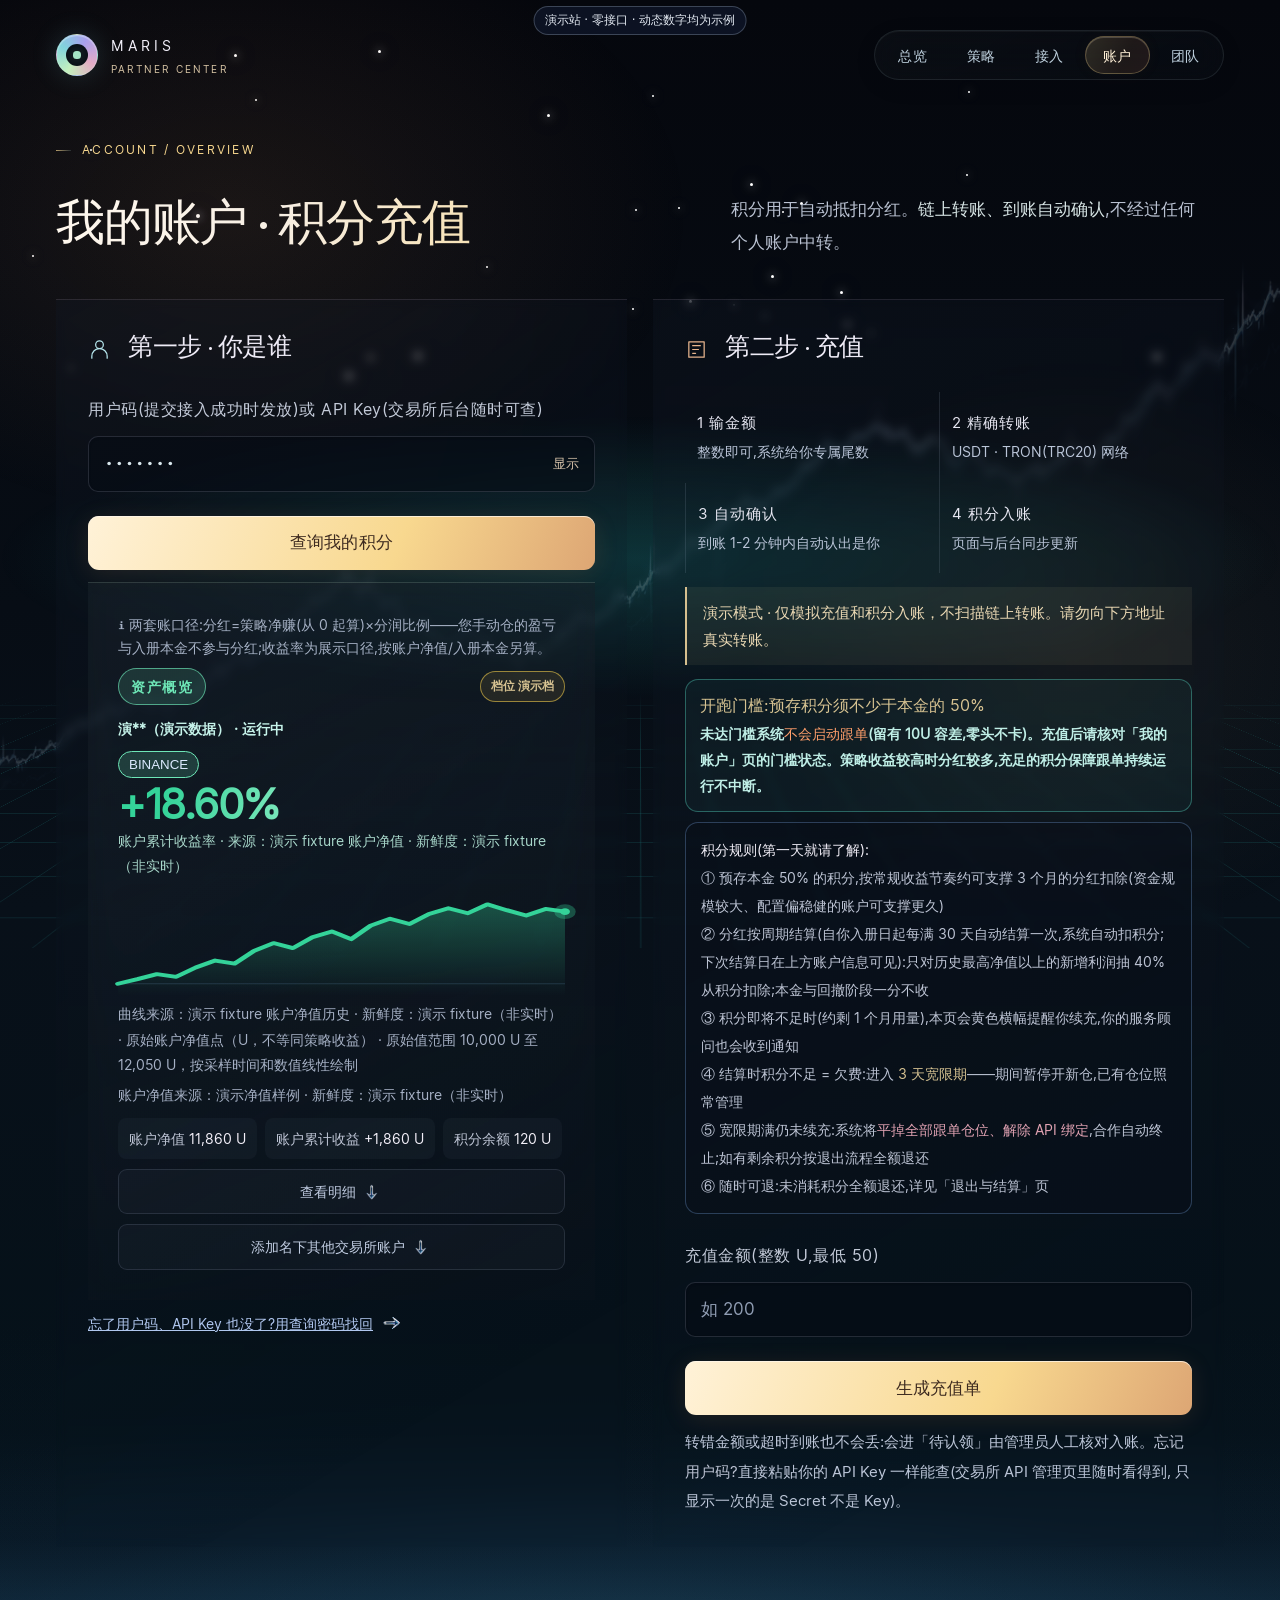
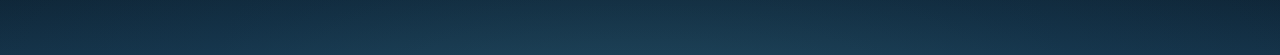
<file: partner_topup.html>
<!DOCTYPE html>
<html lang="zh-CN">
<head><script src="./assets/demo/demo-data.js"></script>
<meta charset="utf-8">
<meta name="viewport" content="width=device-width,initial-scale=1">
<meta name="robots" content="noindex,nofollow">
<title>Maris · 我的账户 · 积分充值</title>
<style>
:root{--tx:#eef2f7;--dim:#b0c0d4;--faint:#8b9cb2;--acc:#5eead4;--acc2:#7dd3fc;--warn:#fda4af;--ok:#6ee7b7;--gold:#fcd34d;
--glass1:rgba(20,30,52,.42);--glass2:rgba(12,18,32,.32);--bd:rgba(126,176,238,.22);--bd-hi:rgba(126,176,238,.45)}
*{box-sizing:border-box;margin:0;padding:0;-webkit-tap-highlight-color:transparent}
body{background:#070b12;color:var(--tx);font:15px/1.75 -apple-system,BlinkMacSystemFont,"SF Pro Text","PingFang SC","Noto Sans SC",sans-serif;min-height:100vh;overflow-x:hidden}
.wrap{max-width:660px;margin:0 auto;padding:40px 18px 90px}
.crest{display:flex;align-items:center;gap:12px;margin-bottom:26px}
.logo{width:42px;height:42px;border-radius:12px;background:linear-gradient(135deg,#5eead4,#2c8fa3 60%,#1e5a8a);box-shadow:0 8px 24px rgba(94,234,212,.22),inset 0 1px 0 rgba(255,255,255,.35);display:flex;align-items:center;justify-content:center;font-weight:800;color:#04211d;font-size:21px}
.t1{font-weight:800;letter-spacing:2.5px;font-size:15px}
.t2{font-size:10.5px;color:var(--faint);letter-spacing:2px}
h1{font-size:30px;font-weight:800;letter-spacing:-.4px;line-height:1.3;margin-bottom:8px}
.lead{color:var(--dim);font-size:14px;margin-bottom:24px;max-width:560px}
.glass{background:linear-gradient(165deg,var(--glass1),var(--glass2));backdrop-filter:blur(26px) saturate(1.5);-webkit-backdrop-filter:blur(26px) saturate(1.5);border:1px solid var(--bd);border-radius:20px;box-shadow:0 18px 50px rgba(2,6,14,.5),inset 0 1px 0 rgba(255,255,255,.07)}
.card{padding:24px 22px;margin-bottom:16px}
.ct{font-size:14px;font-weight:700;letter-spacing:.5px;display:flex;align-items:center;gap:9px;margin-bottom:14px}
.ct .dot{width:7px;height:7px;border-radius:50%;background:var(--acc);box-shadow:0 0 12px var(--acc)}
label{display:block;font-size:12px;color:var(--faint);margin:12px 0 6px;letter-spacing:.5px}
input{width:100%;padding:13px 15px;border:1px solid var(--bd);border-radius:13px;background:rgba(8,14,24,.55);color:var(--tx);font-size:15px}
input:focus{outline:none;border-color:rgba(94,234,212,.6);box-shadow:0 0 0 3px rgba(94,234,212,.12)}
.btn{width:100%;padding:14px;border:none;border-radius:13px;background:linear-gradient(135deg,#5eead4,#38b2a4 65%,#2c8fa3);color:#03211d;font-weight:700;font-size:15px;letter-spacing:1px;cursor:pointer;box-shadow:0 10px 30px rgba(94,234,212,.25);margin-top:14px}
.btn:disabled{opacity:.45;cursor:default}
.who{display:none;margin-top:14px;padding:14px 16px;border-radius:13px;background:rgba(94,234,212,.07);border:1px solid rgba(94,234,212,.3);font-size:13.5px}
.who b{color:var(--acc)}
.who .bad{color:var(--warn);font-weight:700}
.steps{display:flex;gap:6px;flex-wrap:wrap;margin:4px 0 14px}
.step{flex:1;min-width:145px;font-size:13.5px;color:var(--dim);background:rgba(9,14,24,.45);border:1px solid var(--bd);border-radius:12px;padding:13px 14px;line-height:1.75}
.step b{display:block;color:var(--acc2);font-size:13.5px;letter-spacing:1px;margin-bottom:4px;font-weight:700}
.pay{display:none;margin-top:16px;text-align:center}
.payamt{font-size:34px;font-weight:800;color:var(--gold);letter-spacing:-.5px;font-variant-numeric:tabular-nums}
.payamt small{font-size:14px;color:var(--faint);font-weight:400;margin-left:5px}
.paynote{font-size:12px;color:var(--warn);margin:6px 0 12px}
.netwarn{margin:10px 0 12px;padding:13px 15px;border-radius:12px;border:1.5px solid rgba(253,164,175,.65);background:rgba(253,164,175,.12);color:#ffd9de;font-size:13.5px;line-height:1.85;text-align:left;font-weight:600}
.netwarn b{color:#ff8fa0;font-size:14.5px}
.tut{display:none;margin-top:14px;text-align:left;padding:14px 16px;border-radius:13px;background:rgba(9,14,24,.5);border:1px solid var(--bd)}
.tut .tt{font-size:13px;font-weight:700;color:var(--acc2);margin-bottom:8px;letter-spacing:.5px}
.tut ol{margin:0 0 0 18px;padding:0}
.tut li{font-size:12.5px;color:var(--dim);margin:5px 0;line-height:1.7}
.tut li b{color:var(--gold)}
.tut .tfee{font-size:12px;color:var(--warn);margin-top:8px;line-height:1.7}
.tut .tcalc{margin-top:10px;padding:11px 13px;border-radius:11px;border:1px solid rgba(252,211,77,.45);background:rgba(252,211,77,.08);font-size:13px;color:#ffe9b0;line-height:1.85}
.tut .tcalc b{color:var(--gold);font-size:15px}
.waitnote{margin-top:10px;font-size:12px;color:var(--faint);line-height:1.8;text-align:left}
.waitnote b{color:var(--dim)}
.addr{font:13px ui-monospace,Menlo,monospace;background:rgba(8,14,24,.6);border:1px solid var(--bd);border-radius:11px;padding:12px;word-break:break-all;margin-bottom:10px}
.copy{border:1px solid rgba(94,234,212,.4);background:rgba(94,234,212,.08);color:var(--acc);border-radius:10px;padding:8px 18px;font-size:13px;cursor:pointer}
.stat{margin-top:14px;font-size:13.5px;color:var(--dim)}
.stat.okk{color:var(--ok);font-weight:700}
.err{color:var(--warn);font-size:13px;margin-top:10px;display:none}
.fine{font-size:12px;color:var(--faint);margin-top:12px;line-height:1.8}
.fine b{color:var(--dim)}
.notready{display:none;margin-top:14px;padding:14px;border-radius:13px;border:1px solid rgba(252,211,77,.4);background:rgba(252,211,77,.07);color:var(--gold);font-size:13.5px}
.step.on{border-color:rgba(94,234,212,.55);background:rgba(94,234,212,.08);color:#cdeee6}
.step.on b{color:var(--acc)}
.step.done{border-color:rgba(110,231,183,.5)}
.step.done b{color:var(--ok)}
.done{display:none;margin-top:16px;text-align:center;padding:24px 18px;border-radius:16px;border:1px solid rgba(110,231,183,.45);background:rgba(110,231,183,.08)}
.done.on{display:block}
.done .bigok{width:54px;height:54px;margin:0 auto 10px;border-radius:50%;background:rgba(110,231,183,.15);border:1px solid rgba(110,231,183,.6);display:flex;align-items:center;justify-content:center;font-size:26px;color:var(--ok)}
.done .dt{font-size:16px;font-weight:800;color:var(--ok);letter-spacing:.5px;margin-bottom:12px}
.done .dl{font-size:13.5px;color:var(--dim);margin:6px 0}
.done .dl b{color:var(--tx);font-size:16px}
.done .dnote{font-size:12px;color:var(--faint);margin-top:12px;line-height:1.8}
.acct{margin-top:10px;padding:14px 16px;border-radius:14px;background:rgba(8,14,24,.5);border:1px solid rgba(94,234,212,.3)}
.acct .ar{display:flex;justify-content:space-between;align-items:baseline;margin:7px 0;font-size:13.5px;color:var(--dim)}
.acct .ar b{color:var(--tx);font-size:15px;font-variant-numeric:tabular-nums}
.acct .ar b.gold{color:var(--gold);font-size:24px;font-weight:800}
.acct .ar b.bad2{color:var(--warn)}
.acct .anote{font-size:11.5px;color:var(--faint);margin-top:9px}
.modal{position:fixed;top:0;left:0;right:0;bottom:0;z-index:50;display:none;align-items:center;justify-content:center;background:rgba(4,8,16,.66);backdrop-filter:blur(6px);-webkit-backdrop-filter:blur(6px);padding:24px}
.modal.on{display:flex}
.permission-reminder-modal{z-index:70}
.permission-reminder-modal .mcard{border-color:rgba(253,164,175,.72)}
.permission-reminder-modal .mcard .dt{color:#ffd4da}
.permission-reminder-actions{display:flex;justify-content:center;gap:10px;flex-wrap:wrap;margin-top:18px}
.permission-reminder-actions .mbtn2{margin-top:0}
.mcard{max-width:420px;width:100%;text-align:center;padding:34px 24px 26px;border-radius:22px;background:linear-gradient(165deg,rgba(20,30,52,.94),rgba(12,18,32,.96));border:1px solid rgba(110,231,183,.5);box-shadow:0 30px 80px rgba(2,6,14,.7)}
.mcard .bigok{width:58px;height:58px;margin:0 auto 12px;border-radius:50%;background:rgba(110,231,183,.15);border:1px solid rgba(110,231,183,.6);display:flex;align-items:center;justify-content:center;font-size:28px;color:var(--ok)}
.mcard .dt{font-size:17px;font-weight:800;color:var(--ok);letter-spacing:.5px;margin-bottom:14px}
.mcard .dl{font-size:13.5px;color:var(--dim);margin:7px 0}
.mcard .dl b{color:var(--tx);font-size:17px}
.mbtn2{margin-top:18px;padding:13px 44px;border:none;border-radius:13px;background:linear-gradient(135deg,#5eead4,#38b2a4 65%,#2c8fa3);color:#03211d;font-weight:700;font-size:15px;letter-spacing:1px;cursor:pointer}
@media(max-width:430px){h1{font-size:26px}.card{padding:20px 17px}}
.xbtn{position:fixed;top:16px;right:16px;z-index:40;width:38px;height:38px;border-radius:50%;background:rgba(12,18,32,.55);backdrop-filter:blur(10px);-webkit-backdrop-filter:blur(10px);border:1px solid var(--bd);color:var(--dim);display:flex;align-items:center;justify-content:center;font-size:16px;text-decoration:none;font-weight:600}
.xbtn:active{background:rgba(94,234,212,.15);color:var(--acc)}
.overview-chip{padding:5px 11px;border-radius:999px;border:1px solid rgba(126,176,238,.35);background:rgba(126,176,238,.06);font-size:12px;color:var(--dim)}
.overview-chip b{color:var(--tx);font-weight:800}
.tier-badge{display:inline-flex;align-items:center;padding:4px 10px;border-radius:999px;border:1px solid rgba(252,211,77,.55);background:rgba(252,211,77,.09);color:var(--gold);font-size:11.5px;font-weight:800}
.curve-source{font-size:11.5px;color:var(--faint);line-height:1.7;margin-top:5px}
.reminder-area{margin-top:12px}
.reminder-top{padding:11px 13px;border-radius:12px;border:1px solid rgba(252,211,77,.55);border-left:4px solid rgba(252,211,77,.9);background:rgba(252,211,77,.09);color:#f5e6b8;font-size:13px;line-height:1.75;font-weight:700}
.reminder-top.red{border-color:rgba(253,164,175,.7);border-left-color:rgba(253,164,175,.95);background:rgba(253,164,175,.12);color:#ffd4da}
.reminder-action-primary{width:100%;margin:8px 0 2px;padding:13px 14px;border-radius:12px;font-size:15px;font-weight:800;letter-spacing:.5px;color:#0b1a14;background:linear-gradient(90deg,#fcd34d,#f59e0b);border:1px solid rgba(252,211,77,.9);box-shadow:0 6px 18px rgba(245,158,11,.28);text-align:center;cursor:pointer}
.reminder-action-primary:disabled{opacity:.55;cursor:default}
.reminder-top.info{border-color:rgba(125,211,252,.5);border-left-color:rgba(125,211,252,.85);background:rgba(125,211,252,.08);color:#d3ecfc}
.disclosure{margin-top:10px;width:100%;padding:9px;border:1px solid rgba(110,231,183,.45);border-radius:11px;background:rgba(110,231,183,.09);color:#a7f3d0;font-size:13px;font-weight:700;cursor:pointer}
.reminder-more{display:none;margin-top:7px;padding:10px 12px;border-radius:11px;background:rgba(9,14,24,.42);border:1px solid var(--bd);font-size:12.5px;color:var(--dim);line-height:1.75}
.reminder-row{padding:6px 0;border-bottom:1px dashed rgba(126,176,238,.15)}
.reminder-row:last-child{border-bottom:none}
.reminder-action{width:auto;margin-top:7px;padding:6px 11px;font-size:12px}
.details{display:none;margin-top:10px;padding:12px 14px;border-radius:13px;background:rgba(9,14,24,.5);border:1px solid rgba(110,231,183,.3)}
.detail-row{display:flex;justify-content:space-between;align-items:baseline;gap:16px;margin:7px 0;font-size:13px;color:var(--dim)}
.detail-row b{color:var(--tx);font-size:13.5px;text-align:right;font-variant-numeric:tabular-nums}
.detail-ledger{margin-top:10px;padding-top:8px;border-top:1px dashed rgba(126,176,238,.2)}
#bgGlow{position:fixed;inset:0;z-index:-4;pointer-events:none;background:radial-gradient(70% 22% at 50% 62%,rgba(46,229,220,.18),transparent 72%)}
#bgHorizon{position:fixed;left:-30%;right:-30%;bottom:-12%;height:52%;z-index:-3;pointer-events:none;background-image:linear-gradient(rgba(46,229,220,.16) 1.5px,transparent 1.5px),linear-gradient(90deg,rgba(46,229,220,.16) 1.5px,transparent 1.5px);background-size:64px 44px;transform:perspective(560px) rotateX(62deg);-webkit-mask-image:linear-gradient(180deg,transparent 0%,#000 42%,rgba(0,0,0,.5) 100%);mask-image:linear-gradient(180deg,transparent 0%,#000 42%,rgba(0,0,0,.5) 100%)}
.bgStar{position:fixed;z-index:-3;border-radius:50%;background:#fff;pointer-events:none;box-shadow:0 0 10px rgba(255,255,255,1),0 0 26px rgba(160,230,255,.55);animation:bgTwinkle 2.4s ease-in-out infinite,bgDrift 9s ease-in-out infinite alternate}
@keyframes bgTwinkle{0%,100%{opacity:.04;transform:scale(.45)}45%,55%{opacity:1;transform:scale(1.36)}}
@keyframes bgDrift{0%{translate:0 0}100%{translate:0 14px}}
.bgComet{position:fixed;z-index:-3;width:120px;height:2px;pointer-events:none;background:linear-gradient(90deg,rgba(255,255,255,0),rgba(255,255,255,.85));border-radius:2px;opacity:0;transform:rotate(-32deg);animation:bgComet 14s linear infinite}
.bgComet.c2{animation-delay:7.3s;animation-duration:17s}
@keyframes bgComet{0%,86%{opacity:0;transform:rotate(-32deg) translateX(0)}88%{opacity:.95}100%{opacity:0;transform:rotate(-32deg) translateX(52vw)}}
@media (prefers-reduced-motion:reduce){.bgStar,.bgComet{animation:none;opacity:.3}}
</style>
<link rel="icon" href="./assets/partner-release-123/favicon.svg"><link rel="stylesheet" href="./assets/partner-release-123/family.css"><link rel="stylesheet" href="./assets/partner-release-123/harbor.css"><link rel="stylesheet" href="./assets/partner-release-123/orbit-icons.css"><link rel="preload" as="image" href="./assets/partner-release-123/orbit-arrow.webp"><link rel="stylesheet" href="./assets/partner-release-123/account-layout.css"><link rel="stylesheet" href="./assets/input-release-132/suite-polish.css" data-suite-polish><link rel="stylesheet" href="./assets/partner-release-123/scrollbars.css" data-maris-scrollbars><link rel="stylesheet" href="./assets/input-release-132/input-compat.css" data-input-compat></head>
<body class="family-page family-topup">
<div id="bgGlow"></div><div id="bgHorizon"></div><div id="marketBackdrop" aria-hidden="true"><picture><source media="(orientation: portrait)" srcset="./assets/partner-release-123/market-trace-portrait.png"><img class="market-trace-layer" src="./assets/partner-release-123/market-trace-desktop.png" alt="" decoding="async" draggable="false"></picture><canvas id="marketTraceMotion"></canvas></div><span class="bgStar" style="left:62.5%;top:22.4%;width:3px;height:3px;animation-delay:0.5s,0.8s;animation-duration:3.2s,9.3s"></span><span class="bgStar" style="left:61.1%;top:23.4%;width:2px;height:2px;animation-delay:0.9s,1.5s;animation-duration:2.9s,14.3s"></span><span class="bgStar" style="left:58.6%;top:20.3%;width:3px;height:3px;animation-delay:1.1s,1.9s;animation-duration:4.3s,10.1s"></span><span class="bgStar" style="left:15.3%;top:23.8%;width:4px;height:4px;animation-delay:1.7s,2.9s;animation-duration:3.4s,14.9s"></span><span class="bgStar" style="left:68.0%;top:36.9%;width:2px;height:2px;animation-delay:2.2s,3.7s;animation-duration:3.6s,9.4s"></span><span class="bgStar" style="left:29.5%;top:5.6%;width:3px;height:3px;animation-delay:1.2s,2.0s;animation-duration:3.7s,10.4s"></span><span class="bgStar" style="left:59.7%;top:35.0%;width:2px;height:2px;animation-delay:2.8s,4.8s;animation-duration:4.0s,12.1s"></span><span class="bgStar" style="left:53.8%;top:33.3%;width:3px;height:3px;animation-delay:2.1s,3.6s;animation-duration:4.3s,11.8s"></span><span class="bgStar" style="left:38.0%;top:29.6%;width:2px;height:2px;animation-delay:1.6s,2.7s;animation-duration:2.9s,11.0s"></span><span class="bgStar" style="left:2.5%;top:28.3%;width:2px;height:2px;animation-delay:2.8s,4.8s;animation-duration:3.3s,10.6s"></span><span class="bgStar" style="left:42.7%;top:12.7%;width:3px;height:3px;animation-delay:2.2s,3.7s;animation-duration:3.3s,12.8s"></span><span class="bgStar" style="left:75.6%;top:10.1%;width:2px;height:2px;animation-delay:1.4s,2.4s;animation-duration:2.9s,11.2s"></span><span class="bgStar" style="left:57.3%;top:33.8%;width:2px;height:2px;animation-delay:3.1s,5.3s;animation-duration:3.5s,13.9s"></span><span class="bgStar" style="left:19.9%;top:11.0%;width:2px;height:2px;animation-delay:1.1s,1.9s;animation-duration:3.7s,14.2s"></span><span class="bgStar" style="left:50.9%;top:10.6%;width:2px;height:2px;animation-delay:1.6s,2.7s;animation-duration:3.0s,14.4s"></span><span class="bgStar" style="left:32.5%;top:39.3%;width:4px;height:4px;animation-delay:0.3s,0.5s;animation-duration:3.3s,12.0s"></span><span class="bgStar" style="left:28.8%;top:39.5%;width:3px;height:3px;animation-delay:1.2s,2.0s;animation-duration:2.6s,12.2s"></span><span class="bgStar" style="left:53.0%;top:23.0%;width:2px;height:2px;animation-delay:2.0s,3.4s;animation-duration:4.6s,13.0s"></span><span class="bgStar" style="left:90.2%;top:39.4%;width:4px;height:4px;animation-delay:1.7s,2.9s;animation-duration:3.9s,9.9s"></span><span class="bgStar" style="left:49.4%;top:34.2%;width:2px;height:2px;animation-delay:2.8s,4.8s;animation-duration:3.8s,11.9s"></span><span class="bgStar" style="left:18.3%;top:6.0%;width:3px;height:3px;animation-delay:1.4s,2.4s;animation-duration:3.7s,10.3s"></span><span class="bgStar" style="left:49.6%;top:23.2%;width:2px;height:2px;animation-delay:3.1s,5.3s;animation-duration:2.9s,11.8s"></span><span class="bgStar" style="left:60.2%;top:30.5%;width:3px;height:3px;animation-delay:3.4s,5.8s;animation-duration:4.0s,10.2s"></span><span class="bgStar" style="left:65.6%;top:32.3%;width:3px;height:3px;animation-delay:0.8s,1.4s;animation-duration:3.1s,13.8s"></span><span class="bgStar" style="left:75.5%;top:19.3%;width:2px;height:2px;animation-delay:0.8s,1.4s;animation-duration:2.7s,12.5s"></span><span class="bgStar" style="left:66.1%;top:35.9%;width:3px;height:3px;animation-delay:3.4s,5.8s;animation-duration:3.9s,12.8s"></span><span class="bgStar" style="left:5.5%;top:40.8%;width:2px;height:2px;animation-delay:1.3s,2.2s;animation-duration:2.8s,13.4s"></span><span class="bgStar" style="left:27.1%;top:41.5%;width:4px;height:4px;animation-delay:3.0s,5.1s;animation-duration:2.6s,12.4s"></span><span class="bgStar" style="left:13.3%;top:25.6%;width:2px;height:2px;animation-delay:2.0s,3.4s;animation-duration:4.2s,12.2s"></span><span class="bgStar" style="left:7.0%;top:16.6%;width:2px;height:2px;animation-delay:3.1s,5.3s;animation-duration:4.3s,9.8s"></span><span class="bgComet" style="top:78%;left:2%"></span><span class="bgComet c2" style="top:64%;left:18%"></span><span class="bgComet c3" style="top:86%;left:38%"></span><span class="bgComet c4" style="top:70%;left:55%"></span><span class="bgComet c5" style="top:82%;left:72%"></span>
<script id="marisTeamCapture"> function marisTeamCapture(search,store){var t=String(new URLSearchParams(search).get('t')||'').replace(/[^A-Za-z0-9]/g,'').slice(0,8),ok=false;if(t){try{store.setItem('marisTeam',t);ok=(store.getItem('marisTeam')===t)}catch(e){ok=false}}return {code:t,stored:ok}}var MARIS_TEAM_URL={code:'',stored:false};try{MARIS_TEAM_URL=marisTeamCapture(location.search,window.demoMem)}catch(e){try{MARIS_TEAM_URL=marisTeamCapture(location.search,null)}catch(_e){}}</script>
<a class="xbtn" href="partner_home.html" aria-label="返回首页">✕</a>
<div class="wrap">
  <div class="crest"><a class="family-brand" href="partner_home.html" aria-label="Maris 合作伙伴中心"><span class="family-mark" aria-hidden="true"></span><span><b>MARIS</b><small>PARTNER CENTER</small></span></a><nav class="family-nav" aria-label="合作伙伴导航"><a href="partner_home.html">总览</a><a href="partner_strategy.html">策略</a><a href="partner_portal.html">接入</a><a href="partner_topup.html">账户</a><a href="partner_team.html">团队</a></nav></div>
  <section class="family-page-heading"><span class="family-eyebrow">ACCOUNT / OVERVIEW</span><h1>我的账户 · 积分充值</h1>
  <div id="rebirthBanner" style="display:none;margin:0 0 14px;padding:12px 14px;border-radius:12px;border:1px solid rgba(248,113,113,.7);border-left:4px solid rgba(248,113,113,.95);background:rgba(248,113,113,.12);color:#fecaca;font-size:14px;font-weight:700;line-height:1.7"></div>
  <div style="margin:0 0 22px;padding:14px 16px 14px 18px;border-radius:13px;border:1px solid rgba(125,211,252,.5);border-left:4px solid rgba(125,211,252,.85);background:rgba(125,211,252,.08);color:#d3ecfc;font-size:14px;line-height:1.9;font-weight:600">💎 积分用于自动抵扣分红。<b style="color:var(--acc2)">链上转账、到账自动确认</b>,不经过任何个人账户中转。</div>

  </section><div class="family-content" id="partnerDirectory"><div class="card glass" id="qpwdSetupCard" style="display:none">
    <div class="ct"><span class="dot"></span>设置查询密码</div>
    <div style="font-size:14px;color:var(--dim);line-height:1.8">这个密码只有你自己知道,以后在本页查看持仓时要输入它。6–12 位,只能用字母和数字,字母、数字都要有。我们只保存它的加密摘要,团队看不到、也改不了。</div>
    <div id="qpwdSetForm">
    <label>查询密码</label>
    <input type="password" id="qpwdSet1" autocomplete="new-password" maxlength="12" spellcheck="false" placeholder="6–12 位字母+数字">
    <label>再输一次</label>
    <input type="password" id="qpwdSet2" autocomplete="new-password" maxlength="12" spellcheck="false" placeholder="再输一次同样的密码" onkeydown="if(event.key==='Enter')f04()">
    <button class="btn" id="qpwdSetBtn" type="button" onclick="f04()">设置查询密码</button>
    </div>
    <div class="err" id="qpwdSetErr"></div>
    <div id="qpwdSetOk" style="display:none;color:var(--ok);font-size:14px;margin-top:10px;line-height:1.8">查询密码已设好。以后在本页查看持仓时输入这个密码即可;请自己记牢,不要告诉任何人(包括团队)。</div>
  </div><div class="card glass">
    <div class="ct"><span class="dot"></span>第一步 · 你是谁</div>
    <label>用户码(提交接入成功时发放)或 API Key(交易所后台随时可查)</label>
    <input type="text" data-concealed="true" data-maris-secret="true" inputmode="text" id="q" autocomplete="off" spellcheck="false" placeholder="MP-DEMO 或粘贴 API Key" onkeydown="if(event.key==='Enter')who()">
    <button class="btn" id="wbtn" onclick="who()">查询我的积分</button>
    <div class="who" id="who"></div>
    <div id="myPerf" style="display:none;margin-top:12px;position:relative;background:rgba(110,231,183,.08);backdrop-filter:blur(16px) saturate(1.4);-webkit-backdrop-filter:blur(16px) saturate(1.4);border:1px solid rgba(110,231,183,.5);border-left:4px solid rgba(110,231,183,.85);border-radius:18px;padding:18px 18px 16px">
      <div style="font-size:14px;color:var(--faint);line-height:1.7;margin-bottom:8px">ℹ️ 两套账口径:<b>分红</b>=策略净赚(从 0 起算)×分润比例——您手动仓的盈亏与入册本金<b>不参与分红</b>;<b>收益率</b>为展示口径,按账户净值/入册本金另算。</div>
      <div style="display:flex;align-items:center;justify-content:space-between;flex-wrap:wrap;gap:8px">
        <span style="display:inline-flex;align-items:center;gap:7px;padding:5px 12px;border-radius:999px;border:1px solid rgba(110,231,183,.65);background:rgba(110,231,183,.14);color:#6ee7b7;font-size:14px;font-weight:800;letter-spacing:1.5px">📈 资产概览</span>
        <span class="tier-badge" id="mpTierBadge">档位 N/A</span>
      </div>
      <div style="margin-top:11px;font-size:14px;color:#c6f3ea;font-weight:700" id="mpName"></div>
      <div id="accountBadges" style="display:flex;gap:7px;flex-wrap:wrap;margin-top:9px"></div>
      <div id="sharedCreditLabel" style="display:none;margin-top:8px;color:#93c5fd;font-size:14px;font-weight:700"></div>
      <div id="mpMain" style="font-size:42px;font-weight:800;letter-spacing:-1.5px;line-height:1.25;background:linear-gradient(92deg,#34d399 10%,#a7f3d0 55%,#6ee7b7 90%);-webkit-background-clip:text;background-clip:text;color:transparent">N/A</div>
      <div style="font-size:14px;color:#a9d8cb;margin-top:-2px" id="mpSub">收益率 N/A</div>
      <svg id="mpSvg" viewBox="0 0 100 36" preserveAspectRatio="none" style="width:100%;height:110px;margin-top:8px;overflow:visible;display:none"></svg>
      <div id="mpNoCurve" style="display:none;font-size:14px;color:#a9d8cb;margin-top:8px">曲线 N/A</div>
      <div class="curve-source" id="mpSource">来源 N/A · 新鲜度 N/A</div>
      <div class="curve-source" id="mpTs">账户净值新鲜度 N/A</div>
      <div style="display:flex;gap:8px;flex-wrap:wrap;margin-top:11px" id="mpChips"></div>
      <div class="reminder-top info" id="accountNotice" role="status" aria-live="polite" style="display:none;margin-top:12px"></div>
      <div class="reminder-area" id="reminderArea" style="display:none">
        <div class="reminder-top" id="reminderTop"></div>
        <button class="disclosure reminder-action" id="reminderTopAction" type="button" style="display:none" data-t11-action="" onclick="runTypedReminderAction(this)"></button>
        <button class="disclosure" id="reminderMoreBtn" type="button" style="display:none" aria-expanded="false" onclick="toggleTypedReminders(this)"></button>
        <div class="reminder-more" id="reminderMore"></div>
      </div>
      <button class="disclosure" id="mpDetailBtn" type="button" aria-expanded="false" onclick="toggleAccountDetails(this)">查看明细 ▾</button>
      <div class="details" id="accountDetails">
        <div class="detail-row"><span>用户码</span><b id="detailCode">N/A</b></div>
        <div class="detail-row"><span>入册本金</span><b id="detailPrincipal">N/A</b></div>
        <div class="detail-row"><span>开跑门</span><b id="detailGate">N/A</b></div>
        <div class="detail-row"><span>应计分红(水位上利润×比例)</span><b id="detailAccrued">N/A</b></div>
        <div class="detail-row"><span>预估分红(含浮盈)</span><b id="detailAccruedMtm">N/A</b></div>
        <div class="detail-row"><span>结算应扣(本期)</span><b id="detailSettleDeduct">N/A</b></div>
        <div class="detail-row"><span>下次结算</span><b id="detailNextSettle">N/A</b></div>
        <div class="detail-ledger">
          <div style="font-size:14px;color:var(--faint);letter-spacing:1px;margin-bottom:4px">最近账单</div>
          <div id="detailLedgerBody" style="font-size:14px;color:var(--dim);line-height:2">N/A</div>
        </div>
      </div>
      <button id="mpBookBtn" class="disclosure" type="button" aria-expanded="false" onclick="togglePositionBook(this)">查看持仓 ▾</button>
      <div id="acctBook" style="display:none;margin-top:10px">
        <div id="posCard" style="display:none;padding:12px 14px;border-radius:13px;background:rgba(9,14,24,.5);border:1px solid rgba(125,211,252,.35)">
          <div style="font-size:14px;font-weight:700;color:var(--acc2);letter-spacing:.5px;margin-bottom:8px">📊 我的持仓(实时)<span id="posTs" style="font-weight:400;color:var(--faint);font-size:14px;margin-left:8px"></span></div>
          <div id="posBody" style="font-size:14px;color:var(--dim);line-height:2"></div>
        </div>
      </div>
      <div class="modal" id="e01" role="dialog" aria-modal="true" aria-hidden="true" aria-labelledby="e02">
        <div class="mcard" style="text-align:left;border-color:rgba(251,191,36,.55)">
          <div class="dt" id="e02" style="color:#fde68a">发现待确认账户 · 请验真身</div>
          <div style="font-size:14px;color:#fde68a;line-height:1.7">姓名/电话只用于找候选，不会触发自动合并。请在原 API Key / 资金密码中二选一验证。</div>
          <select id="ownAuth" onchange="t11ToggleOwnerAuth('ownAuth','ownPwdRow','ownApiRow','ownPwd','ownApi')" style="margin-top:8px"><option value="fund_password">用资金密码验证</option><option value="original_api">用原 API Key 验证</option></select>
          <div id="ownPwdRow"><input id="ownPwd" type="text" data-concealed="true" data-maris-secret="true" inputmode="text" maxlength="12" placeholder="资金密码（原查询密码）"></div>
          <div id="ownApiRow" style="display:none"><input id="ownApi" type="text" data-concealed="true" data-maris-secret="true" inputmode="text" autocomplete="off" spellcheck="false" placeholder="原 API Key（仅核对原档指纹，不保存）"></div>
          <input type="text" data-concealed="true" data-maris-secret="true" inputmode="text" id="ownFullKey" autocomplete="off" placeholder="确认时粘贴该待确认账户的完整 API Key">
          <div id="e03"></div>
          <button class="mbtn2" type="button" onclick="f05()" style="width:100%">稍后处理</button>
        </div>
      </div>
      <button class="disclosure" type="button" onclick="toggleAddAccount(this)" aria-expanded="false">添加名下其他交易所账户 ▾</button>
      <div id="addAccountBox" style="display:none;margin-top:10px">
        <select id="addAuth" onchange="t11ToggleOwnerAuth('addAuth','addPwdRow','addApiRow','addPwd','addApi')"><option value="fund_password">用资金密码验证原档</option><option value="original_api">用原 API Key 验证原档</option></select>
        <div id="addPwdRow"><input id="addPwd" type="text" data-concealed="true" data-maris-secret="true" inputmode="text" maxlength="12" placeholder="资金密码（原查询密码）"></div>
        <div id="addApiRow" style="display:none"><input id="addApi" type="text" data-concealed="true" data-maris-secret="true" inputmode="text" autocomplete="off" spellcheck="false" placeholder="原 API Key（仅核对原档指纹，不保存）"></div>
        <select id="addExchange"><option value="">选择新交易所</option><option value="binance">Binance</option><option value="okx">OKX</option><option value="gate">Gate</option><option value="bitget">Bitget</option></select>
        <input type="text" data-concealed="true" data-maris-secret="true" inputmode="text" id="addKey" autocomplete="off" placeholder="新交易所 API Key">
        <input id="addSecret" type="text" data-concealed="true" data-maris-secret="true" inputmode="text" autocomplete="off" placeholder="API Secret">
        <input id="addPass" type="text" data-concealed="true" data-maris-secret="true" inputmode="text" autocomplete="off" placeholder="Passphrase（OKX/Bitget 必填）">
        <input id="addShot" type="file" accept="image/*" aria-label="Gate 未开启提现权限截图">
        <div class="fine">Gate 必须附创建页“未勾提现”权限截图；其他交易所可不选。</div>
        <button class="btn" type="button" onclick="addExchangeAccount()">验证并归入共享积分池</button>
        <div class="who" id="addAccountResult"></div>
      </div>
    </div>
    <div style="margin-top:10px;font-size:14px"><a href="#" onclick="document.getElementById('rcv').style.display='block';this.parentNode.style.display='none';return false" style="color:var(--acc2)">忘了用户码、API Key 也没了?用查询密码找回 →</a></div>
    <div id="rcv" style="display:none">
      <label>联系方式(提交接入时填的微信号/手机号)</label><input id="rc-contact" autocomplete="off" placeholder="和接入时填的一字不差">
      <label>查询密码(接入时自己设的,字母+数字)</label><input type="text" data-concealed="true" data-maris-secret="true" inputmode="text" id="rc-pwd" autocomplete="off" maxlength="12" placeholder="例如 mx2026a">
      <button class="btn" onclick="f02()">找回用户码</button>
      <div class="fine" style="margin-top:8px">🛡️ 安全限制:找回每天最多尝试 <b>8 次</b>;联系方式要和接入时填的一字不差。两样都想不起来→联系你的对接人核实身份。</div>
      <div class="who" id="rc-res"></div>
    </div>
    <div class="err" id="werr"></div>
  </div>

  <div class="card glass" id="payCard" style="display:none">
    <div class="ct"><span class="dot" style="background:var(--gold);box-shadow:0 0 12px var(--gold)"></span>第二步 · 充值</div>
    <div class="steps">
      <div class="step" id="st1"><b>1 输金额</b>整数即可,系统给你专属尾数</div>
      <div class="step" id="st2"><b>2 精确转账</b>USDT · TRON(TRC20) 网络</div>
      <div class="step" id="st3"><b>3 自动确认</b>到账 1-2 分钟内自动认出是你</div>
      <div class="step" id="st4"><b>4 积分入账</b>页面与后台同步更新</div>
    </div>
    <div class="notready" id="notready">充值通道最后调试中,今日内开通 — 你的积分与账目不受影响,稍后再来即可。</div>
    <div id="demoPaymentNotice" hidden style="margin:14px 0;padding:12px 16px;border-left:2px solid #d6bf8e;background:rgba(214,191,142,.07);color:#ead8b3;font-size:15px;line-height:1.8">演示模式 · 仅模拟充值和积分入账，不扫描链上转账。请勿向下方地址真实转账。</div>
    <div id="payform">
      <div style="margin:2px 0 10px;padding:12px 14px;border-radius:13px;border:1px solid rgba(94,234,212,.35);background:rgba(94,234,212,.05);color:#bfeee6;font-size:14px;line-height:1.85;font-weight:600">💚 <b style="font-size:15.5px;color:var(--gold)">开跑门槛:预存积分须不少于本金的 50%</b><br>未达门槛系统<b style="color:#ff9f6b">不会启动跟单</b>(留有 10U 容差,零头不卡)。充值后请核对「我的账户」页的门槛状态。策略收益较高时分红较多,充足的积分保障跟单持续运行不中断。</div>
      <div style="margin:2px 0 10px;padding:13px 15px;border-radius:13px;border:1px solid rgba(126,176,238,.3);background:rgba(10,16,28,.35);font-size:14px;line-height:2;color:var(--dim)">
        <b style="color:var(--tx)">📜 积分规则(第一天就请了解):</b><br>
        ① 预存本金 50% 的积分,按常规收益节奏<b>约可支撑 3 个月</b>的分红扣除(资金规模较大、配置偏稳健的账户可支撑更久)<br>
        ② 分红按周期结算(自你入册日起<b>每满 30 天自动结算一次</b>,系统自动扣积分;下次结算日在上方账户信息可见):只对<b>历史最高净值以上的新增利润</b>抽 40% 从积分扣除;<b>本金与回撤阶段一分不收</b><br>
        ③ 积分即将不足时(约剩 1 个月用量),本页会<b>黄色横幅提醒</b>你续充,你的服务顾问也会收到通知<br>
        ④ 结算时积分不足 = 欠费:进入 <b style="color:var(--gold)">3 天宽限期</b>——期间<b>暂停开新仓</b>,已有仓位照常管理<br>
        ⑤ 宽限期满仍未续充:系统将<b style="color:var(--warn)">平掉全部跟单仓位、解除 API 绑定</b>,合作自动终止;如有剩余积分按退出流程全额退还<br>
        ⑥ 随时可退:未消耗积分<b>全额退还</b>,详见「退出与结算」页
      </div>
      <label>充值金额(整数 U,最低 <span id="mn">50</span>)</label>
      <input id="amt" inputmode="numeric" placeholder="如 200">
      <button class="btn" id="cbtn" onclick="mk()">生成充值单</button>
    </div>
    <div class="pay" id="pay">
      <div style="font-size:14px;color:var(--faint);letter-spacing:1px;margin-bottom:8px">请精确转账(必须带小数,系统靠尾数认人)</div><div style="margin:0 0 10px;padding:13px 15px;border-radius:12px;border:1.5px solid rgba(252,211,77,.7);border-left:5px solid rgba(252,211,77,.95);background:rgba(252,211,77,.13);color:#ffe9b0;font-size:14px;line-height:1.9;font-weight:700;text-align:left">⚠️ 「<b style="color:#fcd34d">到账金额</b>」必须等于下面这个数!部分交易所提现会<b style="color:#fcd34d">从金额里扣手续费</b>——请选「到账数量」模式,或把手续费加在外面。<span style="font-weight:500;color:#f5e6b8">万一转多转少也不会丢:会进人工核对通道,稍晚入账。</span></div>
      <div class="payamt" id="payamt"></div>
      <div class="paynote">金额务必分毫不差 · 本单 1 小时内有效, 到期自动作废</div>
      <div class="netwarn">⚠️ 转账前最后核对两件事:<br>① <b>网络必须选 TRX / Tron(TRC20)</b>——选成 BSC 或其他链,转出后<b>链上无法追回</b>;<br>② 收款地址逐字核对,与下方显示<b>完全一致</b>再转。</div>
      <div class="addr" id="addr"></div>
      <button class="copy" onclick="cpA()">复制地址</button>
      <button class="copy" onclick="cpM()" style="margin-left:8px">复制金额</button>
      <div class="tut" id="tut"></div>
      <div class="stat" id="stat">等待到账,自动检测中 …</div>
      <div class="waitnote">转账后请<b>停留本页 1~2 分钟</b>,到账会自动弹出「充值成功」提示。提前关掉页面也不影响:积分照样自动入账,回本页输用户码或 API Key 就能看到。</div>
    </div>
    <div class="done" id="done">
      <div class="bigok">✓</div>
      <div class="dt">充值成功 · 积分已入账</div>
      <div class="dl">本次入账 <b id="dAmt">—</b></div>
      <div class="dl">当前积分余额 <b id="dCred">—</b></div>
      <div class="dl" id="dArr" style="display:none;color:var(--warn)"></div>
      <div class="dl" style="color:var(--ok);font-size:14px" data-payment-network-note="true">✓ 链上已确认:款项已到达收款账户,请放心</div>
      <div class="dnote">积分在每期分红结算时自动抵扣;之后随时回本页,输用户码或 API Key 就能查余额。</div>
    </div>
    <div class="err" id="cerr"></div>
    <div class="fine">转错金额或超时到账也不会丢:会进「待认领」由管理员人工核对入账。<b>忘记用户码?</b>直接粘贴你的 API Key 一样能查(交易所 API 管理页里随时看得到, 只显示一次的是 Secret 不是 Key)。</div>
  </div>
  
</div></div>
<div class="modal" id="okModal">
  <div class="mcard">
    <div class="bigok">✓</div>
    <div class="dt">充值成功 · 积分已入账</div>
    <div class="dl">本次入账 <b id="mAmt">—</b></div>
    <div class="dl">当前积分余额 <b id="mCred">—</b></div>
    <div class="dl">用户码 <b id="mCode">—</b></div>
    <div class="dl" style="color:var(--ok);font-size:14px;margin-top:10px" data-payment-network-note="true">✓ 链上已确认:款项已到达收款账户,请放心</div>
    <button class="mbtn2" type="button" onclick="document.getElementById('okModal').className='modal'">好的</button>
  </div>
</div>
<div class="modal permission-reminder-modal" id="permissionReminderModal" role="dialog" aria-modal="true" aria-hidden="true" aria-labelledby="permissionReminderTitle">
  <div class="mcard">
    <div class="bigok" aria-hidden="true">!</div>
    <div class="dt" id="permissionReminderTitle">API 权限需要处理</div>
    <div class="dl" id="permissionReminderMessage"></div>
    <div class="permission-reminder-actions">
      <button class="mbtn2" id="permissionReminderAction" type="button" style="display:none" data-t11-action="" onclick="runPermissionReminderPopupAction(this)"></button>
      <button class="mbtn2" type="button" onclick="dismissPermissionReminderPopup()">稍后处理</button>
    </div>
  </div>
</div>
<script>
var CODE='',ORDER='',POLL=null,PAY_AMT='',FLOW_DONE=false,AR=null,EXG='',T11_IDENTIFY_SEQ=0,T11_VIEW_EPOCH=0,T11_ACTIVE_QUERY='',T11_SELECTED_ACCOUNT='',T11_PERMISSION_POPUP_KEY='',v01='';
var T11_PERMISSION_POPUP_SEEN=Object.create(null);
var TUT={
binance:{n:'币安 Binance',s:['打开币安 App → 资产 → <b>提现</b> → 选 USDT','网络选 <b>TRX Tron(TRC20)</b>(列表里就是 TRX 三个字母)','收款地址粘贴本页上方地址(点「复制地址」)','调整数量,让页面显示的<b>「到账数量」恰好等于上方应付金额</b>(含小数)','确认提交,回本页等 1~2 分钟自动提示']},
okx:{n:'欧易 OKX',s:['打开欧易 App → 资产 → <b>提币</b> → USDT → 链上提币','网络选 <b>TRC20(波场)</b>','收款地址粘贴本页上方地址','调整数量,让<b>「到账数量」恰好等于上方应付金额</b>(含小数)','确认提交,回本页等 1~2 分钟自动提示']},
gate:{n:'Gate',s:['打开 Gate App → 钱包 → <b>提现</b> → USDT','网络选 <b>TRON / TRC20</b>','收款地址粘贴本页上方地址','调整数量,让<b>「到账数量」恰好等于上方应付金额</b>(含小数)','确认提交,回本页等 1~2 分钟自动提示']},
bitget:{n:'Bitget',s:['打开 Bitget App → 资产 → <b>提币</b> → USDT → 链上提币','网络选 <b>TRC20</b>','收款地址粘贴本页上方地址','调整数量,让<b>「到账数量」恰好等于上方应付金额</b>(含小数)','确认提交,回本页等 1~2 分钟自动提示']}};
function showTut(){
  if(/^demo/.test(ORDER)){var demoTut=document.getElementById('tut');if(demoTut){demoTut.textContent='这是演示订单，无需转账。约40秒后自动演示到账效果。';demoTut.style.display='block'}return}
  var t=TUT[EXG]||TUT.binance;
  var el=document.getElementById('tut');if(!el)return;
  var pay=parseFloat(PAY_AMT)||0,sug=(pay+1).toFixed(2);
  el.innerHTML='<div class="tt">📖 '+t.n+' 转账教程'+(TUT[EXG]?'':'(其他交易所步骤类似)')+'</div><ol>'+t.s.map(function(x){return '<li>'+x+'</li>'}).join('')+'</ol>'+
  '<div class="tcalc">💡 本单帮你算好,不用自己算:<br>「提现数量」填 <b>'+sug+'</b>(含约 1U 手续费)<br>提交前核对页面显示「到账数量」= <b>'+PAY_AMT+'</b> 即可放心提交;若手续费不是 1U,微调提现数量,永远以「到账数量 = '+PAY_AMT+'」为准。</div>';
  el.style.display='block';
}
function J(u,b){return demoGet(u,{method:'POST',headers:{'Content-Type':'application/json'},body:JSON.stringify(b)}).then(function(x){return x.json()})}
function esc(s){return String(s||'').replace(/[<>&"]/g,function(c){return {'<':'&lt;','>':'&gt;','&':'&amp;','"':'&quot;'}[c]})}
                                                                                   
var T11_REMINDER_PRIORITY={permission:0,key_expiry:1,pause:2,tier:3,exit_cancelled:4,credit_threshold:5};
var T11_REMINDER_SEVERITY={info:0,orange:1,red:2};
var T11_REMINDER_ACTIONS={
  fix_api_permissions:{label:'去接入页重建 Key'},
  renew_api_key:{label:'去接入页换 Key'},
  contact_support:{label:'查看联系说明'},
  top_up_credit:{label:'立即充值'},
  restore_principal:{label:'查看恢复说明'},
  review_tier_change:{label:'确认切换档位'},
  ack_credit_notice:{label:'我已知悉,去处理 ✓',primary:true}
};
var T11_REMINDER_KIND_ACTIONS={
  permission:{fix_api_permissions:true},
  key_expiry:{renew_api_key:true},
  pause:{contact_support:true,top_up_credit:true,restore_principal:true},
  tier:{review_tier_change:true,contact_support:true},
  exit_cancelled:{},
  credit_threshold:{ack_credit_notice:true,top_up_credit:true}
};
function t11Finite(v){
  if(typeof v!=='number'&&typeof v!=='string')return null;
  if(typeof v==='string'&&!v.trim())return null;
  var n=Number(v);return Number.isFinite(n)?n:null;
}
function t11Text(v){
  if(typeof v!=='string'&&typeof v!=='number')return 'N/A';
  if(typeof v==='number'&&!Number.isFinite(v))return 'N/A';
  var s=String(v).trim();return s?s:'N/A';
}
function fmtPx(x){if(x===null||x===undefined||x==='')return '—';var n=Number(x);if(!isFinite(n))return '—';var a=Math.abs(n),d=a>=1?2:(a>=0.01?4:(a>=0.0001?6:8));return n.toLocaleString('en-US',{minimumFractionDigits:a>=1?2:0,maximumFractionDigits:d})}                                                                            
function fmtU(v){
  var n=t11Finite(v);return n===null?'N/A':(n.toLocaleString('en-US',{maximumFractionDigits:2})+' U');
}
function fmtSignedU(v){
  var n=t11Finite(v);return n===null?'N/A':((n>0?'+':'')+fmtU(n));
}
function fmtPercent(v){
  var n=t11Finite(v);return n===null?'N/A':((n>0?'+':'')+n.toFixed(2)+'%');
}
function fmtSgtDate(ts){
  var n=t11Finite(ts);if(n===null||n<=0)return 'N/A';
  var dt=new Date(n*1000);if(!Number.isFinite(dt.getTime()))return 'N/A';
  try{return dt.toLocaleDateString('zh-CN',{timeZone:'Asia/Singapore',year:'numeric',month:'2-digit',day:'2-digit'})+' SGT'}catch(_e){return 'N/A'}
}
function normalizeRecentLedger(rows){
  if(!Array.isArray(rows))return [];
  return rows.map(function(row){
    row=(row&&typeof row==='object')?row:{};
    var when='N/A',ts=t11Finite(row.ts);
    if(ts!==null&&ts>0){
      var dt=new Date(ts*1000);
      if(Number.isFinite(dt.getTime())){try{when=dt.toLocaleDateString('zh-CN',{timeZone:'Asia/Singapore',month:'2-digit',day:'2-digit'})}catch(_e){when='N/A'}}
    }else if(t11Text(row.t)!=='N/A'){when=t11Text(row.t)}
    return {when:when,label:t11Text(row.label),amount:t11Text(row.amt),good:(typeof row.good==='boolean'?row.good:null)};
  });
}
function normalizeT11Series(rows){
  if(!Array.isArray(rows)||rows.length<2)return [];
  var out=[];
  for(var i=0;i<rows.length;i++){
    if(!Array.isArray(rows[i])||rows[i].length<2)return [];
    var t=t11Finite(rows[i][0]),v=t11Finite(rows[i][1]);
    if(t===null||t<=0||v===null)return [];
    out.push([t,v]);
  }
  return out;
}
function equityFreshness(d){
  if(d&&d.demo===true)return '演示 fixture（非实时）';
  var age=t11Finite(d&&d.equity_age_s);
  if(age===null||age<0)return 'N/A';
  if(age<=60)return '1 分钟内';
  if(age<=3600)return Math.ceil(age/60)+' 分钟内';
  return '已超过 1 小时（约 '+Math.ceil(age/3600)+' 小时）';
}
function snapSkewNote(d){
  if(d&&d.demo===true)return '';
  var sk=t11Finite(d&&d.snap_skew_s);
  if(sk===null)return '';
  return '（净值与累计收益取自两条独立刷新链，本次时刻差约 '+Math.round(Math.abs(sk))+' 秒，属正常范围，不代表数据丢失或计算出错）';
}
function f4AdjustOf(strat){
   
  var a=t11Finite(strat&&strat.realized_adjust);
  return (a===null||Math.abs(a)<0.005)?null:a;
}
function buildReturnModel(d){
  d=(d&&typeof d==='object')?d:{};
  var principal=t11Finite(d.principal_total),strat=(d.strategy&&typeof d.strategy==='object')?d.strategy:null;
  var realized=t11Finite(strat&&strat.realized_pnl),floating=t11Finite(strat&&strat.floating);
  if(strat&&strat.fresh===true&&principal!==null&&principal>0&&realized!==null&&floating!==null){
    var strategyTotal=realized+floating,adj=f4AdjustOf(strat);
    var rc=(d.return_chain&&typeof d.return_chain==='object')?d.return_chain:null,rcF=rc?t11Finite(rc.factor):null,rcA=rc?t11Finite(rc.anchor_profit):null;  
    var rcOn=(rcF!==null&&rcF>0&&rcA!==null),retVal=rcOn?((rcF*(1+(strategyTotal-rcA)/principal)-1)*100):(strategyTotal/principal*100),rcNote=rcOn?'（已结利润折入过本金；收益率按折入前后连乘衔接，不从零重算）':'';
    return {value:retVal,total:strategyTotal,label:'策略累计收益率',totalLabel:'策略累计收益',
            source:(adj===null?'执行器策略账本':'执行器策略账本 + 平台历史调整'),freshness:'后端 fresh=true',
            note:(adj===null?'':('含平台补记的历史已实现调整 '+fmtSignedU(adj)+'（执行器早期漏记，平台核对后补记；下方收益曲线为执行器原始记录，未含此项）'))+rcNote};
  }
  var accountPct=t11Finite(d.profit_pct),accountTotal=t11Finite(d.profit_total);
  if(accountPct!==null){
    return {value:accountPct,total:accountTotal,label:'账户累计收益率',totalLabel:'账户累计收益',source:(d.demo===true?'演示 fixture 账户净值':'账户净值相对入册本金'),freshness:equityFreshness(d)};
  }
  return {value:null,total:null,label:'收益率',totalLabel:'累计收益',source:'N/A',freshness:'N/A'};
}
function buildCurveModel(d){
  d=(d&&typeof d==='object')?d:{};
  var strat=(d.strategy&&typeof d.strategy==='object')?d.strategy:null;
  var strategyRows=(strat&&strat.fresh===true)?normalizeT11Series(strat.hist):[];
  if(strategyRows.length){var adjC=f4AdjustOf(strat);return {points:strategyRows,source:'执行器策略盈亏账本',freshness:'后端 fresh=true',scope:'原始策略盈亏点（U）'+(adjC===null?'':('，未含平台历史调整 '+fmtSignedU(adjC)))}}
  var equityRows=normalizeT11Series(d.equity_history);
  if(equityRows.length){return {points:equityRows,source:(d.demo===true?'演示 fixture 账户净值历史':'账户净值历史'),freshness:equityFreshness(d),scope:'原始账户净值点（U，不等同策略收益）'}}
  return {points:[],source:'N/A',freshness:'N/A',scope:'后端未提供至少 2 个完整原始点'};
}
function buildAccountDetailsModel(d){
  d=(d&&typeof d==='object')?d:{};
  var gate='N/A',required=t11Finite(d.min_credit_required);
  if(d.team_pool&&typeof d.team_pool==='object'){if(d.team_pool.mode==='member_first_pool_backstop'){gate='团队2模式 · '+(d.team_pool.entry_ok===true?'可开新仓(本户积分或团队池任一达标)':'暂停开新仓(本户积分与团队池均不足)')}else{gate=(d.team_pool.role==='leader'?('团队池门槛 '+fmtU(d.team_pool.required)+' · '):'团队池模式 · ')+(d.team_pool.entry_ok===true?'全队达标':'全队暂停开新仓')}}    
  else if(d.credit_exempt===true){gate=d.credit_exempt_until?('积分豁免 · 体验至 '+(function(t){try{return new Date(t*1000).toLocaleDateString('zh-CN',{timeZone:'Asia/Singapore',year:'numeric',month:'2-digit',day:'2-digit'})}catch(e){return '—'}})(d.credit_exempt_until)+'(到期后按正常积分规则)'):'积分豁免 · 无门槛'}
  else if(d.credit_gate_waiver===true){gate='先跑准入 · 已批(分润照常扣;后续补足积分)'}
  else if(required!==null){gate=fmtU(required)+' · '+(d.run_gate_ok===true?'已达标':(d.run_gate_ok===false?((d.credit_ever_paid===false)?'未充积分 · 未达开跑门槛':'未达标'):'状态 N/A'))}
  if(typeof d.gate_hint==='string'&&d.gate_hint){gate+=' · '+d.gate_hint}
  return {code:t11Text(d.code),principal:fmtU(d.principal_total),gate:gate,accrued:fmtU(d.accrued),accruedMtm:fmtU(d.accrued_mtm),settleDeduct:fmtU(d.settlement_deduct),nextSettle:fmtSgtDate(d.next_settle_ts),ledger:normalizeRecentLedger(d.recent_ledger)};
}
function normalizeTypedReminder(row){
  if(!row||typeof row!=='object')return null;
  if(!Object.prototype.hasOwnProperty.call(T11_REMINDER_PRIORITY,row.kind))return null;
  if(row.severity!=='red'&&row.severity!=='orange'&&row.severity!=='info')return null;
  if(t11Finite(row.priority)!==T11_REMINDER_PRIORITY[row.kind])return null;
  if(typeof row.message!=='string'||!row.message.trim())return null;
  var action=null,kindActions=T11_REMINDER_KIND_ACTIONS[row.kind];
  if(typeof row.action==='string'&&row.action.trim()){
    var candidateAction=row.action.trim();
    if(Object.prototype.hasOwnProperty.call(T11_REMINDER_ACTIONS,candidateAction)&&kindActions&&kindActions[candidateAction]===true)action=candidateAction;
  }
  if(!Object.prototype.hasOwnProperty.call(row,'event_ts'))return null;
  var eventTs=row.event_ts===null?null:t11Finite(row.event_ts);
  if(row.event_ts!==null&&(eventTs===null||eventTs<0))return null;
  return {kind:row.kind,severity:row.severity,priority:T11_REMINDER_PRIORITY[row.kind],message:row.message.trim(),event_ts:eventTs,action:action};
}
function sameTypedReminder(a,b){
  return !!(a&&b&&a.kind===b.kind&&a.message===b.message&&a.event_ts===b.event_ts);
}
function typedReminderModel(d){
  d=(d&&typeof d==='object')?d:{};
  var rows=Array.isArray(d.reminders)?d.reminders.map(normalizeTypedReminder).filter(function(x){return x!==null}):[];
  var slotTop=normalizeTypedReminder(d.reminder_slot&&d.reminder_slot.top);
  if(slotTop)rows.push(slotTop);
  var exitMessage=exitCancellationNoticeText(d),exitNotice=(d.notice&&typeof d.notice==='object'&&!Array.isArray(d.notice))?d.notice:null;
  if(exitMessage){
    var exitRow=normalizeTypedReminder({kind:'exit_cancelled',severity:'info',priority:T11_REMINDER_PRIORITY.exit_cancelled,message:exitMessage,event_ts:(exitNotice&&Object.prototype.hasOwnProperty.call(exitNotice,'ts'))?exitNotice.ts:null});
    if(exitRow)rows.push(exitRow);
  }
  var unique=[];
  rows.forEach(function(row){
    var existing=-1;
    for(var i=0;i<unique.length;i++){if(sameTypedReminder(unique[i],row)){existing=i;break}}
    if(existing<0)unique.push(row);
    else{
      if(T11_REMINDER_SEVERITY[row.severity]>T11_REMINDER_SEVERITY[unique[existing].severity])unique[existing].severity=row.severity;
      if(unique[existing].action===null&&row.action!==null)unique[existing].action=row.action;
    }
  });
  var ordered=[];
  ['red','orange','info'].forEach(function(severity){
    unique.forEach(function(row){if(row.kind==='permission'&&row.severity===severity)ordered.push(row)});
  });
                                                                                                          
  ['red','orange','info'].forEach(function(severity){
    ['key_expiry','pause','tier','credit_threshold','exit_cancelled'].forEach(function(kind){
      unique.forEach(function(row){if(row.kind===kind&&row.severity===severity)ordered.push(row)});
    });
  });
  var top=ordered.length?ordered[0]:null,remaining=ordered.slice(1),permission=null;
  for(var j=0;j<ordered.length;j++){if(ordered[j].kind==='permission'){permission=ordered[j];break}}
  return {top:top,remaining:remaining,remainingCount:remaining.length,permission:permission};
}
function exitCancellationNoticeText(d){
  d=(d&&typeof d==='object'&&!Array.isArray(d))?d:{};
  var notice=(d.notice&&typeof d.notice==='object'&&!Array.isArray(d.notice))?d.notice:null;
  if(d.demo===true||d.status!=='active'||!notice||(notice.kind!=='exit_cancelled'&&notice.kind!=='admin_message')||typeof notice.msg!=='string')return null;
  var message=notice.msg.trim();return message||null;
}
                        
function stepMark(n){for(var i=1;i<=4;i++){var el=document.getElementById('st'+i);if(el)el.className='step'+(i<n?' done':(i===n?' on':''))}}
function f02(){
  var c=(document.getElementById('rc-contact').value||'').trim(),p=(document.getElementById('rc-pwd').value||'').trim();
  var r=document.getElementById('rc-res');
  if(!c||!p){r.style.display='block';r.innerHTML='<span class="bad">请把联系方式和查询密码都填上</span>';return}
  J('demo:s09',{contact:c,password:p}).then(function(d){
    r.style.display='block';
    if(d&&d.ok&&d.codes&&d.codes.length){
      var nm={binance:'币安',okx:'欧易',gate:'Gate',bitget:'Bitget'};
      r.innerHTML='✅ 找到了,你的用户码:<br>'+d.codes.map(function(x){return '<b style="font-size:18px;letter-spacing:1px;color:var(--gold)">'+x.code+'</b> ('+(nm[x.exchange]||x.exchange)+')'}).join('<br>')+'<br><span style="font-size:12px;color:var(--faint)">请截图保存;填到上面的输入框就能查积分。</span>';
      document.getElementById('rc-pwd').value='';
    }else{
      r.innerHTML='<span class="bad">'+((d&&d.hint)||'没找到,请核对后再试')+'</span>';
    }
  }).catch(function(){r.style.display='block';r.innerHTML='<span class="bad">网络异常,请重试</span>'})
}
function t11Get(id){
  try{return document.getElementById(id)}catch(_e){return null}
}
                                                            
                                                                
if(typeof CODE==='undefined'){var CODE='',ORDER='',POLL=null,PAY_AMT='',FLOW_DONE=false,AR=null,EXG='',T11_IDENTIFY_SEQ=0,T11_VIEW_EPOCH=0,T11_ACTIVE_QUERY='',T11_SELECTED_ACCOUNT='',T11_PERMISSION_POPUP_KEY='',v01='';}
if(typeof T11_PERMISSION_POPUP_SEEN==='undefined'){var T11_PERMISSION_POPUP_SEEN=Object.create(null);}
function t11Style(el,name,value){
  try{if(!el||!el.style||typeof el.style!=='object')return false;el.style[name]=value;return true}catch(_e){return false}
}
function t11PutText(el,value){
  try{if(!el||!Object.prototype.hasOwnProperty.call(el,'textContent')&&typeof el.textContent==='undefined')return false;el.textContent=value;return true}catch(_e){return false}
}
function t11PutHtml(el,value){
  try{if(!el||!Object.prototype.hasOwnProperty.call(el,'innerHTML')&&typeof el.innerHTML==='undefined')return false;el.innerHTML=value;return true}catch(_e){return false}
}
function t11Attr(el,name,value){
  try{if(!el||typeof el.setAttribute!=='function')return false;el.setAttribute(name,value);return true}catch(_e){return false}
}
function t11PutClass(el,value){
  try{if(!el||!Object.prototype.hasOwnProperty.call(el,'className')&&typeof el.className==='undefined')return false;el.className=value;return true}catch(_e){return false}
}
function t11Expanded(button,expanded){
  t11Attr(button,'aria-expanded',expanded?'true':'false');
}
function resetT11SecondaryState(){
  var details=t11Get('accountDetails'),detailBtn=t11Get('mpDetailBtn');
  t11Style(details,'display','none');
  t11PutText(detailBtn,'查看明细 ▾');t11Expanded(detailBtn,false);
  var book=t11Get('acctBook'),bookBtn=t11Get('mpBookBtn'),pos=t11Get('posCard');
  t11Style(book,'display','none');
  t11Style(pos,'display','none');
  t11PutText(bookBtn,'查看持仓 ▾');t11Expanded(bookBtn,false);
  var posBody=t11Get('posBody'),posTs=t11Get('posTs');
  t11PutHtml(posBody,'');
  t11PutText(posTs,'');
}
function drawT11Curve(model){
  var svg=t11Get('mpSvg'),noc=t11Get('mpNoCurve'),source=t11Get('mpSource');
  if(!svg&&!noc&&!source)return;
  var rows=model.points;
  if(rows.length<2){
    t11Style(svg,'display','none');t11PutHtml(svg,'');
    t11Style(noc,'display','block');t11PutText(noc,'曲线 N/A · '+model.scope);
    t11PutText(source,'曲线来源：'+model.source+' · 新鲜度：'+model.freshness);
    return;
  }
  var times=rows.map(function(row){return row[0]}),values=rows.map(function(row){return row[1]});
  var tMin=Math.min.apply(0,times),tMax=Math.max.apply(0,times),vMin=Math.min.apply(0,values),vMax=Math.max.apply(0,values);
  var tRange=tMax-tMin,vRange=vMax-vMin;
  var xy=rows.map(function(row,i){
    var x=tRange>0?((row[0]-tMin)/tRange*100):(i/(rows.length-1)*100);
    var y=vRange>0?(32-((row[1]-vMin)/vRange*26)):18;
    return [x,y];
  });
  var points=xy.map(function(point){return point[0].toFixed(2)+','+point[1].toFixed(2)}).join(' '),last=xy[xy.length-1];
  var down=values[values.length-1]<values[0],stroke=down?'#fda4af':'#34d399',fill=down?'rgba(253,164,175,.28)':'rgba(52,211,153,.32)';
  if(svg){
    t11PutHtml(svg,'<defs><linearGradient id="mpg" x1="0" y1="0" x2="0" y2="1"><stop offset="0" stop-color="'+stroke+'" stop-opacity=".32"/><stop offset="1" stop-color="'+stroke+'" stop-opacity="0"/></linearGradient></defs>'+
      '<line x1="0" y1="32" x2="100" y2="32" stroke="rgba(126,176,238,.18)" stroke-width=".3"/>'+
      '<polygon points="0,36 '+points+' 100,36" fill="url(#mpg)"/>'+
      '<polyline points="'+points+'" fill="none" stroke="'+stroke+'" stroke-width="1.25" stroke-linejoin="round" stroke-linecap="round"/>'+
      '<circle cx="'+last[0].toFixed(2)+'" cy="'+last[1].toFixed(2)+'" r="2.4" fill="'+fill+'"/>'+
      '<circle cx="'+last[0].toFixed(2)+'" cy="'+last[1].toFixed(2)+'" r="1.1" fill="'+stroke+'"/>');
    t11Style(svg,'display','block');
  }
  t11Style(noc,'display','none');
  t11PutText(source,'曲线来源：'+model.source+' · 新鲜度：'+model.freshness+' · '+model.scope+' · 原始值范围 '+fmtU(vMin)+' 至 '+fmtU(vMax)+'，按采样时间和数值线性绘制');
}
function reminderActionHtml(row){
  var spec=T11_REMINDER_ACTIONS[row.action];
  if(!spec)return '';
  return '<button class="disclosure reminder-action" type="button" data-t11-action="'+esc(row.action)+'" onclick="runTypedReminderAction(this)">'+esc(spec.label)+'</button>';
}
function permissionReminderKey(row){
  return row?JSON.stringify([row.kind,row.message,row.event_ts]):'';
}
function dismissPermissionReminderPopup(){
  if(T11_PERMISSION_POPUP_KEY)T11_PERMISSION_POPUP_SEEN[T11_PERMISSION_POPUP_KEY]=true;
  var modal=t11Get('permissionReminderModal');
  t11PutClass(modal,'modal permission-reminder-modal');t11Attr(modal,'aria-hidden','true');
  return true;
}
function runPermissionReminderPopupAction(btn){
  dismissPermissionReminderPopup();
  return runTypedReminderAction(btn);
}
function renderPermissionReminderPopup(model){
  var row=model&&model.permission,modal=t11Get('permissionReminderModal');
  var message=t11Get('permissionReminderMessage'),action=t11Get('permissionReminderAction');
  if(!row){
    T11_PERMISSION_POPUP_KEY='';
    t11PutClass(modal,'modal permission-reminder-modal');t11Attr(modal,'aria-hidden','true');
    t11PutText(message,'');t11Style(action,'display','none');t11PutText(action,'');t11Attr(action,'data-t11-action','');
    return null;
  }
  var key=permissionReminderKey(row),spec=T11_REMINDER_ACTIONS[row.action];
  T11_PERMISSION_POPUP_KEY=key;t11PutText(message,row.message);
  t11Style(action,'display',spec?'inline-block':'none');t11PutText(action,spec?spec.label:'');t11Attr(action,'data-t11-action',spec?row.action:'');
  if(T11_PERMISSION_POPUP_SEEN[key]===true){t11PutClass(modal,'modal permission-reminder-modal');t11Attr(modal,'aria-hidden','true')}
  else{t11PutClass(modal,'modal permission-reminder-modal on');t11Attr(modal,'aria-hidden','false')}
  return row;
}
function renderTypedReminders(d){
  var model=typedReminderModel(d),area=t11Get('reminderArea'),top=t11Get('reminderTop');
  var topAction=t11Get('reminderTopAction'),btn=t11Get('reminderMoreBtn'),more=t11Get('reminderMore');
  renderPermissionReminderPopup(model);
  t11Style(more,'display','none');t11PutHtml(more,'');
  t11Style(btn,'display','none');t11PutText(btn,'');t11Attr(btn,'data-reminder-count','0');t11Expanded(btn,false);
  t11Style(topAction,'display','none');t11PutText(topAction,'');if(topAction&&'disabled' in topAction)topAction.disabled=false;t11Attr(topAction,'data-t11-action','');
  if(!area||!top){t11Style(area,'display','none');return model}
  t11PutClass(top,'reminder-top');
  if(!model.top){t11Style(area,'display','none');t11PutText(top,'');return model}
  t11Style(area,'display','block');t11PutClass(top,'reminder-top '+model.top.severity);t11PutText(top,model.top.message);
  var topSpec=T11_REMINDER_ACTIONS[model.top.action];
  if(topAction&&topSpec){t11Style(topAction,'display',topSpec.primary?'block':'inline-block');t11PutText(topAction,topSpec.label);t11Attr(topAction,'data-t11-action',model.top.action);t11PutClass(topAction,'disclosure reminder-action'+(topSpec.primary?' reminder-action-primary':''))}
  if(model.remainingCount>0&&btn&&more){
    t11Style(btn,'display','block');t11PutText(btn,'还有'+model.remainingCount+'条提醒 · 点开看');t11Attr(btn,'data-reminder-count',String(model.remainingCount));
    t11PutHtml(more,model.remaining.map(function(row){return '<div class="reminder-row"><div>'+esc(row.message)+'</div>'+reminderActionHtml(row)+'</div>'}).join(''));
  }
  return model;
}
function renderAccountNotice(d){
  var el=t11Get('accountNotice'),message=exitCancellationNoticeText(d);
                                                                                              
  t11PutText(el,'');t11Style(el,'display','none');
  return message;
}
function toggleTypedReminders(btn){
  var more=t11Get('reminderMore');if(!btn||!more||!more.style||typeof more.style!=='object')return false;
  var open=more.style.display!=='block';
  t11Style(more,'display',open?'block':'none');t11Expanded(btn,open);
  if(!open){var raw=typeof btn.getAttribute==='function'?btn.getAttribute('data-reminder-count'):null,count=t11Finite(raw);if(count===null&&typeof more.getElementsByClassName==='function')count=more.getElementsByClassName('reminder-row').length;if(count===null)count=0;t11PutText(btn,'还有'+count+'条提醒 · 点开看')}
  else{t11PutText(btn,'收起其余提醒 ▴')}
  return true;
}
function reminderGuidance(message){
  var err=t11Get('werr');
  t11PutText(err,message);t11Style(err,'display','block');
}
function runTypedReminderAction(btn){
  var action=btn&&typeof btn.getAttribute==='function'?btn.getAttribute('data-t11-action'):'';
  if(!Object.prototype.hasOwnProperty.call(T11_REMINDER_ACTIONS,action))return false;
  if(action==='fix_api_permissions'||action==='renew_api_key'){
    if(typeof location!=='undefined'&&typeof location.assign==='function')location.assign('partner_portal.html');
    else if(typeof location!=='undefined')location.href='partner_portal.html';
    return true;
  }
  if(action==='ack_credit_notice'){
    var qv=(t11Get('q')&&typeof t11Get('q').value==='string')?t11Get('q').value.trim():'';
    if(btn&&'disabled' in btn)btn.disabled=true;
    J('demo:s16',{q:qv}).then(function(r){
      if(r&&r.ok){who()}else{if(btn&&'disabled' in btn)btn.disabled=false;alert('确认失败,请稍后再试')}
    }).catch(function(){if(btn&&'disabled' in btn)btn.disabled=false});
    return true;
  }
  if(action==='top_up_credit'){
    var pay=t11Get('payCard'),amount=t11Get('amt');
    if(pay){t11Style(pay,'display','block');if(typeof pay.scrollIntoView==='function')pay.scrollIntoView({behavior:'smooth',block:'start'})}
    if(amount&&typeof amount.focus==='function')amount.focus();
    return true;
  }
  if(action==='restore_principal'){
    reminderGuidance('请先在交易所把本金恢复到开跑门槛；恢复后等待系统复核。');return true;
  }
  if(action==='contact_support'){
    reminderGuidance('请联系你的对接人或管理员核对；不要在公开页面发送 API Secret。');return true;
  }
  if(action==='review_tier_change'){
    var qEl=t11Get('q'),identity=CODE||((qEl&&qEl.value)||'').trim();
    if(!identity||typeof J!=='function'){reminderGuidance('当前身份不可用，请重新查询后再确认切换。');return false}
    if('disabled' in btn)btn.disabled=true;t11PutText(btn,'切换中…');
    J('demo:s18',{q:identity}).then(function(result){
      if(result&&result.ok){t11PutText(btn,'已切换 ✓ '+(result.tier_label||''));setTimeout(function(){who()},1200)}
      else{t11PutText(btn,'稍后再试');if('disabled' in btn)btn.disabled=false}
    }).catch(function(){t11PutText(btn,'稍后再试');if('disabled' in btn)btn.disabled=false});
    return true;
  }
  return false;
}
function renderAccountDetails(d){
  var model=buildAccountDetailsModel(d);
  var fields={detailCode:model.code,detailPrincipal:model.principal,detailGate:model.gate,detailAccrued:model.accrued,detailAccruedMtm:model.accruedMtm,detailSettleDeduct:model.settleDeduct,detailNextSettle:model.nextSettle};
  Object.keys(fields).forEach(function(id){t11PutText(t11Get(id),fields[id])});
  var body=t11Get('detailLedgerBody');
  t11PutHtml(body,model.ledger.length?model.ledger.map(function(row){
    var color=row.good===true?'var(--ok)':(row.good===false?'var(--warn)':'var(--dim)');
    return '<div style="display:flex;justify-content:space-between;gap:8px;border-bottom:1px dashed rgba(126,176,238,.12);padding:2px 0"><span>'+esc(row.when)+' · '+esc(row.label)+'</span><b style="color:'+color+'">'+esc(row.amount)+'</b></div>';
  }).join(''):'N/A');
}
function renderAccountControls(d){
  var badges=t11Get('accountBadges'),shared=t11Get('sharedCreditLabel'),rows=t11Get('e03'),box=t11Get('e01');
  var accounts=Array.isArray(d.accounts)?d.accounts:[];
  t11PutHtml(badges,accounts.map(function(a){
    var on=a.account_ref===d.selected_account_ref;
    var state=a.execution_connected===false?' · 待执行接线':'';
    return '<button type="button" data-account-ref="'+esc(a.account_ref)+'" onclick="switchAccount(this.getAttribute(\'data-account-ref\'))" style="padding:5px 10px;border-radius:999px;border:1px solid '+(on?'#6ee7b7':'rgba(125,211,252,.35)')+';background:'+(on?'rgba(110,231,183,.18)':'rgba(8,15,28,.35)')+';color:#dbeafe">'+esc(String(a.exchange||'').toUpperCase()+state)+'</button>';
  }).join(''));
  var pool=d.shared_credit||{};
  t11PutText(shared,pool.label?('💎 '+pool.label+' · 余额 '+fmtU(pool.balance)+' · 门槛 '+fmtU(pool.required)):'');
  t11Style(shared,'display',pool.label?'block':'none');
  var candidates=Array.isArray(d.v02)?d.v02:[];
  t11PutHtml(rows,candidates.map(function(c){return '<div style="margin-top:8px;font-size:12px">'+esc(String(c.exchange||'').toUpperCase())+' · Key尾号 '+esc(c.key_tail||'')+' <button type="button" onclick="f06(\''+esc(c.candidate_id)+'\',\'confirm\')">是我的，确认合并</button> <button type="button" onclick="f06(\''+esc(c.candidate_id)+'\',\'not_mine\')">不是我的</button></div>'}).join(''));
  var candidateSignature=candidates.map(function(c){return String(c.candidate_id||'')}).sort().join('|');
  var dismissedIds=v01?v01.split('|').filter(Boolean):[];
  var open=Boolean(candidates.some(function(c){var id=String(c.candidate_id||'');return id&&dismissedIds.indexOf(id)<0}));
  if(box){box.className=open?'modal on':'modal';box.setAttribute('aria-hidden',open?'false':'true');box.setAttribute('data-candidate-signature',candidateSignature)}
}
function f05(){
  var box=t11Get('e01');if(!box)return false;
  var ids=(v01+'|'+String(box.getAttribute('data-candidate-signature')||'')).split('|').filter(Boolean);
  v01=Array.from(new Set(ids)).sort().join('|');
  box.className='modal';box.setAttribute('aria-hidden','true');return true;
}
function switchAccount(ref){T11_SELECTED_ACCOUNT=String(ref||'');who(null,T11_SELECTED_ACCOUNT)}
function toggleAddAccount(btn){var box=t11Get('addAccountBox'),open=box&&box.style.display!=='block';t11Style(box,'display',open?'block':'none');t11Expanded(btn,open);return true}
function readAddAccountShot(){return new Promise(function(resolve,reject){var el=t11Get('addShot'),f=el&&el.files&&el.files[0];if(!f){resolve('');return}if(f.size>800000){reject(new Error('截图不能超过 800KB'));return}var r=new FileReader();r.onload=function(){resolve(String(r.result||''))};r.onerror=function(){reject(new Error('截图读取失败'))};r.readAsDataURL(f)})}
function t11OwnerAuthPayload(method,password,originalApi){
  method=String(method||'').trim();password=String(password||'').trim();originalApi=String(originalApi||'').trim();
  if(method==='fund_password'&&password&&!originalApi)return {owner_auth_method:'fund_password',query_password:password};
  if(method==='original_api'&&originalApi&&!password)return {owner_auth_method:'original_api',original_api_key:originalApi};
  return null;
}
function t11ToggleOwnerAuth(methodId,passwordRowId,apiRowId,passwordInputId,apiInputId){
  var method=t11Get(methodId),original=method&&method.value==='original_api';
  t11Style(t11Get(passwordRowId),'display',original?'none':'block');
  t11Style(t11Get(apiRowId),'display',original?'block':'none');
  var inactive=t11Get(original?passwordInputId:apiInputId);if(inactive)inactive.value='';
}
function addExchangeAccount(){
  var result=t11Get('addAccountResult'),payload={q:T11_ACTIVE_QUERY,exchange:(t11Get('addExchange').value||'').trim(),api_key:(t11Get('addKey').value||'').trim(),api_secret:(t11Get('addSecret').value||'').trim(),passphrase:(t11Get('addPass').value||'').trim()};
  var auth=t11OwnerAuthPayload(t11Get('addAuth').value,t11Get('addPwd').value,t11Get('addApi').value);
  if(!auth){t11PutText(result,'请在原 API Key / 资金密码中二选一完成验证');t11Style(result,'display','block');return false}
  Object.keys(auth).forEach(function(k){payload[k]=auth[k]});
  readAddAccountShot().then(function(shot){payload.keyshot_b64=shot;return J('demo:s04',payload)}).then(function(d){t11PutText(result,d&&d.ok?d.msg:('添加失败：'+((d&&d.hint)||(d&&d.error)||'稍后重试')));t11Style(result,'display','block');if(d&&d.ok){t11Get('addSecret').value='';t11Get('addPass').value='';t11Get('addPwd').value='';t11Get('addApi').value='';T11_SELECTED_ACCOUNT=d.account_ref||'';who(null,T11_SELECTED_ACCOUNT)}}).catch(function(err){t11PutText(result,(err&&err.message)||'网络异常，请稍后重试');t11Style(result,'display','block')});return true
}
function f06(candidateId,decision){
  var payload={q:T11_ACTIVE_QUERY,candidate_id:candidateId,decision:decision};
  if(decision==='confirm')payload.full_api_key=(t11Get('ownFullKey').value||'').trim();
  var auth=t11OwnerAuthPayload(t11Get('ownAuth').value,t11Get('ownPwd').value,t11Get('ownApi').value);
  if(!auth){alert('请在原 API Key / 资金密码中二选一完成验证');return false}
  Object.keys(auth).forEach(function(k){payload[k]=auth[k]});
  J('demo:s05',payload).then(function(d){if(!d||!d.ok){alert((d&&d.hint)||(d&&d.error)||'操作失败');return}t11Get('ownFullKey').value='';t11Get('ownPwd').value='';t11Get('ownApi').value='';who()}).catch(function(){alert('网络异常，请稍后重试')});return true
}
function toggleAccountDetails(btn){
  var details=t11Get('accountDetails');if(!btn||!details||!details.style||typeof details.style!=='object')return false;
  var open=details.style.display!=='block';
  t11Style(details,'display',open?'block':'none');t11PutText(btn,open?'收起明细 ▴':'查看明细 ▾');t11Expanded(btn,open);
  return true;
}
function togglePositionBook(btn){
  var book=t11Get('acctBook');if(!btn||!book||!book.style||typeof book.style!=='object')return false;
  var open=book.style.display!=='block';
  t11Style(book,'display',open?'block':'none');t11PutText(btn,open?'收起持仓 ▴':'查看持仓 ▾');t11Expanded(btn,open);
  return true;
}
function renderMyPerf(d){
  var card=t11Get('myPerf');if(!card)return;
  d=(d&&typeof d==='object')?d:{};
  var viewOpen={details:t11Get('accountDetails')&&t11Get('accountDetails').style.display==='block',book:t11Get('acctBook')&&t11Get('acctBook').style.display==='block',reminders:t11Get('reminderMore')&&t11Get('reminderMore').style.display==='block'};
  resetT11SecondaryState();
  t11Style(card,'display','block');
  var rb=t11Get('rebirthBanner'),rn=d.rebirth_notice;
  if(rb){if(rn&&typeof rn==='object'&&rn.message){t11Style(rb,'display','block');t11PutText(rb,'⚠️ '+t11Text(rn.message));}else{t11Style(rb,'display','none');t11PutText(rb,'');}}
  var statusText=d.status==='active'?'运行中':(d.status==='exit_pending'?'退出结算中':(d.status==='exited'?'历史存档':t11Text(d.status)));
  var name=t11Get('mpName'),tierBadge=t11Get('mpTierBadge');
  t11PutText(name,t11Text(d.name_mask)+' · '+statusText);
  t11PutText(tierBadge,'档位 '+t11Text(d.tier_label));
  var ret=buildReturnModel(d),mm=t11Get('mpMain');
  if(mm){
    t11PutText(mm,fmtPercent(ret.value));
    t11Style(mm,'background',(ret.value!==null&&ret.value<0)?'linear-gradient(92deg,#fda4af 10%,#fecdd3 55%,#fda4af 90%)':'linear-gradient(92deg,#34d399 10%,#a7f3d0 55%,#6ee7b7 90%)');
    t11Style(mm,'webkitBackgroundClip','text');t11Style(mm,'backgroundClip','text');
  }
  var sub=t11Get('mpSub');t11PutText(sub,ret.label+' · 来源：'+ret.source+' · 新鲜度：'+ret.freshness+(ret.note?(' · '+ret.note):''));
  drawT11Curve(buildCurveModel(d));
  var accountTs=t11Get('mpTs');t11PutText(accountTs,'账户净值来源：'+(d.demo===true?'demo_fixture.equity':'x_k01')+' · 新鲜度：'+equityFreshness(d)+snapSkewNote(d));
  var chips=[['账户净值',fmtU(d.equity)], [ret.totalLabel,fmtSignedU(ret.total)], (d.credit_source==='team_pool'?['积分','由团队池承担']:(d.credit_source==='team_pool_leader'?['积分余额(团队池)',fmtU(d.credit)]:['积分余额',fmtU(d.credit)]))];
  if(d.t2_card&&typeof d.t2_card==='object'){var _tc=d.t2_card,_tv=function(o){return (o&&typeof o==='object')?fmtU(o.value):'—'};chips.push(['团队积分代付(本期)',_tv(_tc.t2_pool_used_period)]);chips.push(['本期预估应扣',_tv(_tc.t2_deduction_estimate)]);chips.push(['最近实扣',_tv(_tc.t2_deduction_actual)])}    
  var gapP=t11Finite(d.principal_total),gapE=t11Finite(d.equity);
  var gapPaired=(d.gap&&typeof d.gap==='object')?t11Finite(d.gap.gap_paired):null;
  var reconGap=(gapPaired!==null)?gapPaired:((gapP!==null&&gapE!==null&&ret.total!==null&&isFinite(ret.total))?(gapE-gapP-ret.total):null);
  if(gapPaired===null&&reconGap!==null){var gapFold=t11Finite(d.principal_folded_total);if(gapFold!==null)reconGap+=gapFold}  
  if(reconGap!==null&&Math.abs(reconGap)>=5){var fs=(d.fee_summary&&typeof d.fee_summary==='object')?d.fee_summary:null;var fc=fs?t11Finite(fs.commission):null,ff=fs?t11Finite(fs.funding):null;chips.push(['费用与时差',fmtSignedU(reconGap)]);if(fc!==null&&ff!==null){chips.push(['其中 手续费≈',fmtSignedU(fc)]);chips.push(['资金费≈',fmtSignedU(ff)]);chips.push(['其他(时差)≈',fmtSignedU(reconGap-fc-ff)])}}                                      
  var chipsEl=t11Get('mpChips');t11PutHtml(chipsEl,chips.map(function(chip){return '<span class="overview-chip">'+esc(chip[0])+' <b>'+esc(chip[1])+'</b></span>'}).join(''));
  renderAccountControls(d);renderAccountNotice(d);renderTypedReminders(d);renderAccountDetails(d);
  var showPositions=d.status==='active'&&d.demo!==true;
  t11Style(t11Get('mpBookBtn'),'display',showPositions?'block':'none');
  if(viewOpen.details)toggleAccountDetails(t11Get('mpDetailBtn'));
  if(viewOpen.book&&showPositions)togglePositionBook(t11Get('mpBookBtn'));
  if(viewOpen.reminders&&t11Get('reminderMoreBtn')&&t11Get('reminderMoreBtn').style.display!=='none')toggleTypedReminders(t11Get('reminderMoreBtn'));
}
function renderPaymentDemoMode(isDemo){
  var notice=document.getElementById('demoPaymentNotice');if(notice)notice.hidden=!isDemo;
  document.querySelectorAll('[data-payment-network-note]').forEach(function(el){el.textContent=isDemo?'✓ 演示到账已完成 · 没有真实链上转账':'✓ 链上已确认:款项已到达收款账户,请放心'});
}
function clearIdentityPaymentView(){
  if(POLL)clearInterval(POLL);POLL=null;ORDER='';PAY_AMT='';FLOW_DONE=false;
  ['pay','tut'].forEach(function(id){var el=document.getElementById(id);if(el)el.style.display='none'});
  var done=document.getElementById('done');if(done)done.className='done';
  var modal=document.getElementById('okModal');if(modal)modal.className='modal';
  var btn=document.getElementById('cbtn');if(btn)btn.disabled=false;
  renderPaymentDemoMode(false);
}
function clearT11IdentityView(){
  t11ClearQueryPwd();    
  clearIdentityPaymentView();
  t11Style(t11Get('myPerf'),'display','none');
  t11Style(t11Get('rebirthBanner'),'display','none');
  resetT11SecondaryState();renderAccountNotice({});renderTypedReminders({});
  t11Style(t11Get('payCard'),'display','none');
  var whoBox=t11Get('who');t11Style(whoBox,'display','none');t11PutText(whoBox,'');
}


var T11_QPWD=null,T11_QPWD_DRAFT=null;


var T11_QPWD_HINTS={query_pwd_unset:'这个账户还没设置查询密码,设好之前持仓页不开放;交易照常。',query_pwd_required:'请输入你自己设置的查询密码后查看持仓。',query_pwd_wrong:'查询密码不对。',query_pwd_locked:'密码错误次数过多,请稍后再试。',api_positions_view_off:'经 API 接入的账户不提供持仓视图;交易照常。'};
function t11ClearQueryPwd(){T11_QPWD=null;T11_QPWD_DRAFT=null}
 
function t11QueryPwdDraft(el){T11_QPWD_DRAFT=(el&&typeof el.value==='string'&&el.value)?{q:T11_ACTIVE_QUERY,v:el.value}:null}
function t11PositionsBody(q,accountRef,tryPwd){
  var b={q:q,account_ref:accountRef||''};
  var pwd=(typeof tryPwd==='string')?tryPwd:((T11_QPWD&&T11_QPWD.q===q)?T11_QPWD.pwd:'');
  if(typeof pwd==='string'&&pwd)b.pwd=pwd;
  return b;
}
function t11RenderQueryPwdGate(body,q,d){
  var err=d.error,needInput=(err==='query_pwd_required'||err==='query_pwd_wrong');
  if(T11_QPWD&&T11_QPWD.q===q)T11_QPWD=null;    
  var hint=(typeof d.hint==='string'&&d.hint)?d.hint:T11_QPWD_HINTS[err];
  var html='<div data-qpwd-gate="'+esc(err)+'" style="color:var(--faint)">'+esc(hint)+'</div>';
  if(needInput)html+='<div style="display:flex;gap:8px;flex-wrap:wrap;align-items:center;margin-top:6px">'+
    '<input type="password" id="qpwdIn" autocomplete="off" maxlength="12" spellcheck="false" placeholder="你自己设置的查询密码" style="flex:1;min-width:150px" oninput="t11QueryPwdDraft(this)" onkeydown="if(event.key===\'Enter\')t11SubmitQueryPwd()">'+
    '<button type="button" class="btn" id="qpwdBtn" style="width:auto;margin-top:0;padding:10px 16px" onclick="t11SubmitQueryPwd()">查看持仓</button></div>';
  t11PutHtml(body,html);
  if(needInput&&T11_QPWD_DRAFT&&T11_QPWD_DRAFT.q===q){var inp=t11Get('qpwdIn');if(inp)inp.value=T11_QPWD_DRAFT.v}
  else if(!needInput)T11_QPWD_DRAFT=null;
}
function t11SubmitQueryPwd(){
  var el=t11Get('qpwdIn'),v=(el&&typeof el.value==='string')?el.value:'';
  if(el)el.value='';
  T11_QPWD_DRAFT=null;
  var q=T11_ACTIVE_QUERY;
  if(!q||!v)return;
  loadMyPositions(q,T11_VIEW_EPOCH,T11_SELECTED_ACCOUNT,v);
}
function loadMyPositions(q,viewEpoch,accountRef,tryPwd){
  var card=t11Get('posCard'),body=t11Get('posBody'),ts=t11Get('posTs');
  if(!card||!body||!card.style||typeof card.style!=='object'||(!Object.prototype.hasOwnProperty.call(body,'innerHTML')&&typeof body.innerHTML==='undefined'))return;
  J('demo:s06',t11PositionsBody(q,accountRef,tryPwd)).then(function(d){
    if(viewEpoch!==T11_VIEW_EPOCH)return;
    t11Style(card,'display','block');
    if(d&&!d.ok&&Object.prototype.hasOwnProperty.call(T11_QPWD_HINTS,d.error)){t11RenderQueryPwdGate(body,q,d);return}
    if(d&&d.ok&&typeof tryPwd==='string'&&tryPwd&&q===T11_ACTIVE_QUERY)T11_QPWD={q:q,pwd:tryPwd};
    if(d&&d.ok&&d.pending_adapter){t11PutHtml(body,'<span style="color:var(--faint)">该交易所的持仓展示即将支持,先以交易所 App 内为准。</span>');return}
    if(!d||!d.ok){t11PutHtml(body,'<span style="color:var(--faint)">'+((d&&d.hint)||'持仓暂时读不到,稍后刷新重试;以交易所 App 内为准。')+'</span>');return}
    t11PutText(ts,d.ts_sgt?('更新 '+d.ts_sgt+' SGT'):'');
    var noteHtml=d.strategy_only?'<div style="color:var(--faint);font-size:11.5px;margin-bottom:4px">仅显示系统策略开的仓位;你自己手动开的仓不在此列。</div>':'';
    if(d.execution_connected===false){t11PutHtml(body,'<span style="color:var(--faint)">'+esc(d.note||'执行器账户查找尚未接线。')+'</span>');return}
    if(!Array.isArray(d.rows)||!d.rows.length){t11PutHtml(body,noteHtml+'<span style="color:var(--ok)">当前策略空仓 · 系统在等待信号,出手会自动开仓。</span>');return}
    t11PutHtml(body,noteHtml+d.rows.map(function(p){
      var up=(p.roi_pct!=null&&p.roi_pct>=0);
      return '<div style="display:flex;justify-content:space-between;gap:8px;flex-wrap:wrap;border-bottom:1px dashed rgba(126,176,238,.15);padding:3px 0">'+
        '<span><b style="color:var(--tx)">'+esc2(p.sym||'')+'</b> <b style="color:'+(p.side==='多'?'var(--ok)':'var(--warn)')+'">'+p.side+'</b>'+(p.lev?(' <span style="color:var(--faint);font-size:11.5px">'+p.lev+'x</span>'):'')+'</span>'+
        '<span style="color:var(--faint);font-size:12.5px">开 '+fmtPx(p.entry)+' → 现 '+fmtPx(p.mark)+'</span>'+
        '<span><b style="color:'+(up?'var(--ok)':'var(--warn)')+'">'+(p.roi_pct!=null?((p.roi_pct>=0?'+':'')+p.roi_pct.toFixed(2)+'%'):'—')+'</b> <span style="color:var(--faint);font-size:12px">('+(p.upl_usdt>=0?'+':'')+p.upl_usdt+'U)</span></span></div>'
    }).join(''));
  }).catch(function(){if(viewEpoch===T11_VIEW_EPOCH){t11Style(card,'display','block');t11PutHtml(body,'<span style="color:var(--faint)">网络异常,稍后重试。</span>')}})
}


var T11_SETUP_TOKEN='';
var T11_SETUP_ERRORS={not_enabled:'自助设置查询密码的功能还没开放,请联系给你开通账户的服务方。',token_invalid:'这个设置链接无效或已过期(72 小时内有效,只能用一次),请向服务方重新索取。',bad_recover_pwd:'查询密码需要 6–12 位,只能用字母和数字,字母、数字都要有。',rate_limited:'尝试太频繁了,请稍后再试。'};
function t11SetupToken(){try{var t=(new URLSearchParams(location.search).get('setup')||'').trim();return /^[A-Za-z0-9_.~\-]{8,256}$/.test(t)?t:''}catch(_e){return ''}}
function t11QueryPwdShapeOk(v){return typeof v==='string'&&/^[A-Za-z0-9]{6,12}$/.test(v)&&/[A-Za-z]/.test(v)&&/[0-9]/.test(v)}
function t11DropSetupParam(){try{var u=new URL(location.href);u.searchParams.delete('setup');history.replaceState(null,'',u.pathname+u.search+u.hash)}catch(_e){}}
function f03(){T11_SETUP_TOKEN=t11SetupToken();if(T11_SETUP_TOKEN)t11Style(t11Get('qpwdSetupCard'),'display','block')}
function f04(){
  var e=t11Get('qpwdSetErr'),ok=t11Get('qpwdSetOk'),b=t11Get('qpwdSetBtn'),a=t11Get('qpwdSet1'),c=t11Get('qpwdSet2');
  var v1=(a&&typeof a.value==='string')?a.value:'',v2=(c&&typeof c.value==='string')?c.value:'';
  function fail(msg){t11PutText(e,msg);t11Style(e,'display','block')}
  t11Style(e,'display','none');
  if(!T11_SETUP_TOKEN){fail('设置链接缺失,请用服务方发给你的完整链接打开本页。');return}
  if(!t11QueryPwdShapeOk(v1)){fail(T11_SETUP_ERRORS.bad_recover_pwd);return}
  if(v1!==v2){fail('两次输入的密码不一样,请重新输入。');return}
  if(b)b.disabled=true;
  J('demo:s08',{token:T11_SETUP_TOKEN,pwd:v1}).then(function(d){
    if(b)b.disabled=false;
    if(d&&d.ok){if(a)a.value='';if(c)c.value='';T11_SETUP_TOKEN='';t11DropSetupParam();t11Style(t11Get('qpwdSetForm'),'display','none');t11Style(ok,'display','block');return}
    fail(T11_SETUP_ERRORS[(d&&typeof d.error==='string')?d.error:'']||'设置没有成功,请稍后再试。');
  }).catch(function(){if(b)b.disabled=false;fail('网络异常,请稍后再试。')})
}
f03();
function esc2(s){return String(s||'').replace(/[<>&"]/g,function(c){return {'<':'&lt;','>':'&gt;','&':'&amp;','"':'&quot;'}[c]})}
function who(cb,accountRef){
  var qEl=t11Get('q'),q=((qEl&&typeof qEl.value==='string')?qEl.value:'').trim();if(!q)return;
  if(typeof accountRef==='undefined')accountRef=T11_SELECTED_ACCOUNT;
  var replacing=!!CODE&&q!==T11_ACTIVE_QUERY,identifySeq=++T11_IDENTIFY_SEQ,viewEpoch=++T11_VIEW_EPOCH;
  if(replacing){clearT11IdentityView();CODE='';EXG='';T11_ACTIVE_QUERY='';T11_SELECTED_ACCOUNT='';accountRef=''}
  t11Style(t11Get('werr'),'display','none');
  J('demo:s15',{q:q,account_ref:accountRef||''}).then(function(d){
    if(identifySeq!==T11_IDENTIFY_SEQ)return;
    if(!d||!d.ok){
      clearT11IdentityView();CODE='';EXG='';T11_ACTIVE_QUERY='';T11_SELECTED_ACCOUNT='';
      var e=t11Get('werr'),error=d&&d.error;
      t11PutText(e,error==='not_found'?'没找到:请核对用户码或 API Key(区分大小写按原样粘贴)':(error==='archive_expired'?((d&&d.hint)||'该账户已退出满30天,历史查询已关闭'):'查询失败,稍后再试'));t11Style(e,'display','block');return;
    }
    CODE=d.code||q;EXG=(d.exchange||'').toLowerCase();T11_ACTIVE_QUERY=q;T11_SELECTED_ACCOUNT=d.selected_account_ref||'';
    renderPaymentDemoMode(d.demo===true);
    var w=t11Get('who');t11Style(w,'display','none');t11PutText(w,'');
    renderMyPerf(d);
    if(d.status==='active'&&d.demo!==true){loadMyPositions(q,viewEpoch,T11_SELECTED_ACCOUNT)}
    if(d.last_credited&&d.last_credited.oid&&!FLOW_DONE){try{var _ak='ack_'+d.last_credited.oid;
      if(!demoMem[_ak]){demoMem[_ak]=1;
        document.getElementById('mAmt').textContent=(d.last_credited.amount!=null?d.last_credited.amount:'—')+' USDT';
        document.getElementById('mCred').textContent=(d.credit!=null?(d.credit+' U'):'—');
        var _mc=document.getElementById('mCode');if(_mc)_mc.textContent=d.code||'';
        document.getElementById('okModal').className='modal on';}}catch(_e){}}
    if(!AR)AR=setInterval(function(){who()},30000);
    document.getElementById('payCard').style.display='block';
    document.getElementById('mn').textContent=d.min_amount||50;
    document.getElementById('notready').style.display=d.channel_ready?'none':'block';
    document.getElementById('payform').style.display=d.channel_ready?'block':'none';
    if(!FLOW_DONE)stepMark(1);
    if(cb)cb(d);
  }).catch(function(){if(identifySeq===T11_IDENTIFY_SEQ){clearT11IdentityView();CODE='';EXG='';T11_ACTIVE_QUERY='';T11_SELECTED_ACCOUNT='';var e=t11Get('werr');t11PutText(e,'网络异常,稍后再试');t11Style(e,'display','block')}})
}
function mk(){
  var e=document.getElementById('cerr');e.style.display='none';
  var mn=parseInt(document.getElementById('mn').textContent,10)||50;
  var raw=document.getElementById('amt').value.trim();
  var a=parseInt(raw,10);
  if(!raw||isNaN(a)||a<1){e.textContent='请先输入充值金额(整数 U,最低 '+mn+')';e.style.display='block';return}
  if(a<mn){e.textContent='最低充值 '+mn+' U,请调整金额';e.style.display='block';return}
  document.getElementById('cbtn').disabled=true;
  var createCode=CODE;
  J('demo:s13',{code:CODE,amount:a}).then(function(d){
    if(CODE!==createCode)return;
    document.getElementById('cbtn').disabled=false;
    if(!d.ok){e.textContent=d.error==='address_not_configured'?'充值通道最后调试中,请稍后再来':'生成失败: '+(d.hint||d.error||'');e.style.display='block';return}
    ORDER=d.order_id;PAY_AMT=d.pay_amount;FLOW_DONE=false;
    document.getElementById('done').className='done';
    document.getElementById('payamt').innerHTML=d.pay_amount+'<small>USDT</small>';
    document.getElementById('addr').textContent=d.address;
    document.getElementById('pay').style.display='block';
    document.getElementById('stat').className='stat';document.getElementById('stat').textContent='等待到账,自动检测中 …';
    showTut();
    stepMark(2);
    if(POLL)clearInterval(POLL);POLL=setInterval(chk,10000);
  }).catch(function(){document.getElementById('cbtn').disabled=false;e.textContent='网络异常,请重试';e.style.display='block'})
}
function chk(){
  if(!ORDER)return;
  var pollOrder=ORDER;
  demoGet('demo:s17?id='+ORDER).then(function(x){return x.json()}).then(function(d){
    if(ORDER!==pollOrder)return;
    if(d.ok&&d.status==='credited'){
      clearInterval(POLL);FLOW_DONE=true;
      var s=document.getElementById('stat');s.className='stat okk';s.textContent=/^demo/.test(ORDER)?'✓ 演示到账,积分已更新':'✓ 已到账,积分已更新';
      stepMark(5);
      var amtTxt=(PAY_AMT||d.pay_amount||'—')+' USDT';
      document.getElementById('dAmt').textContent=amtTxt;
      document.getElementById('mAmt').textContent=amtTxt;
      document.getElementById('mCode').textContent=CODE;
      document.getElementById('done').className='done on';
      who(function(dd){
        var cr=(dd&&dd.credit!=null)?(dd.credit+' U'):'—';
        document.getElementById('dCred').textContent=cr;
        document.getElementById('mCred').textContent=cr;
        var da=document.getElementById('dArr');
        if(dd&&dd.arrears>0){da.textContent='注意:仍有欠费 '+dd.arrears+' U,建议继续充值补齐';da.style.display='block'}
        else{da.style.display='none'}
      });
      document.getElementById('okModal').className='modal on';
      try{demoMem['ack_'+ORDER]=1}catch(_e){}
    }
  }).catch(function(){})
}
function cpA(){navigator.clipboard.writeText(document.getElementById('addr').textContent)}
function cpM(){navigator.clipboard.writeText(document.getElementById('payamt').textContent.replace('USDT','').trim())}
</script>

<script src="./assets/input-release-132/family.js"></script><script src="./assets/partner-release-123/orbit-icons.js"></script><script type="module" src="./assets/partner-release-123/market-trace.js"></script><script src="./assets/input-release-125/suite-polish.js" data-suite-polish></script><script src="./assets/input-release-132/input-compat.js" data-input-compat></script></body>
</html>
</file>
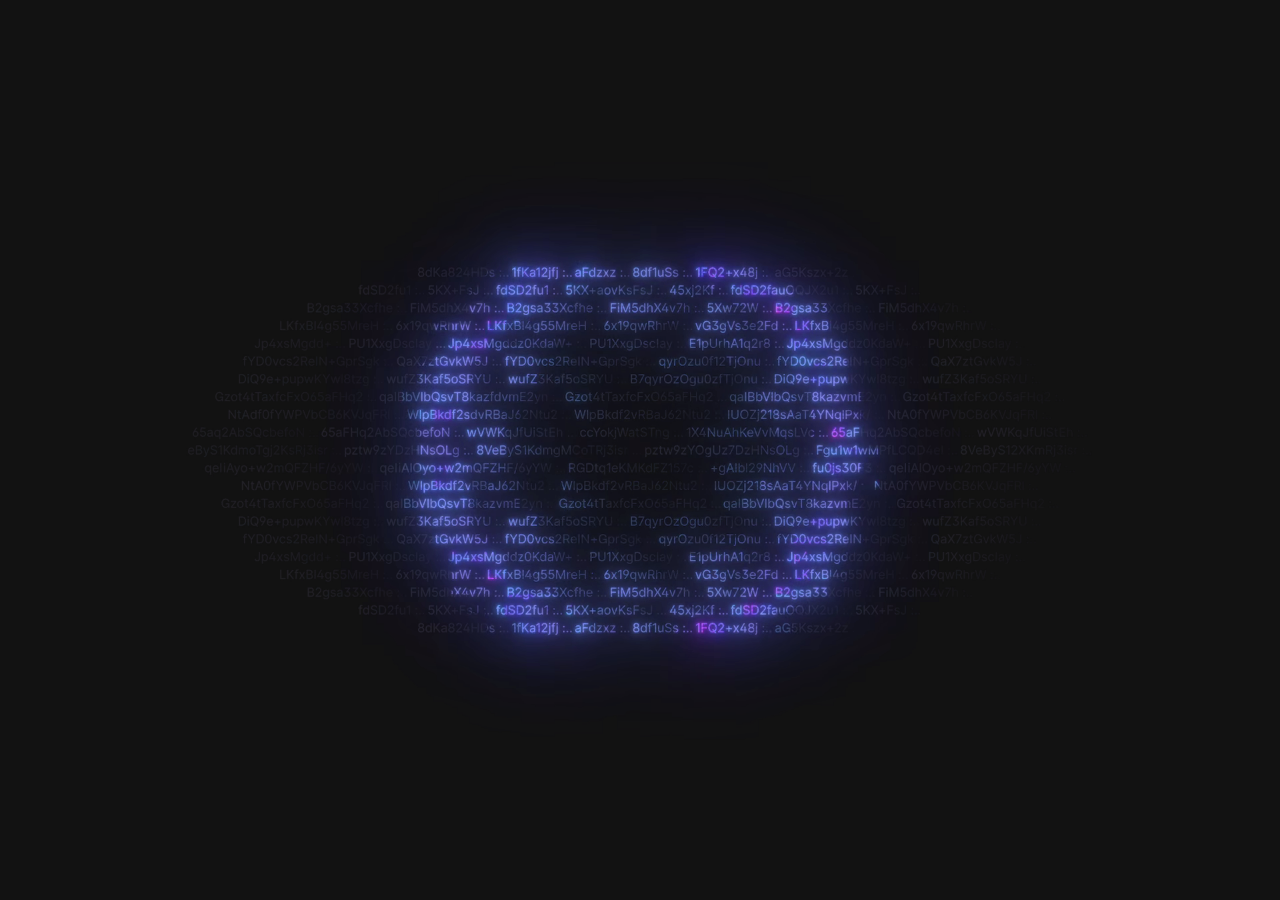
<file: assets/partner-release-123/cipher-full.html>
<!doctype html><html lang="zh-CN"><head><meta charset="utf-8"><meta name="viewport" content="width=device-width,initial-scale=1"><meta http-equiv="Content-Security-Policy" content="default-src 'none'; script-src 'self'; style-src 'self' 'unsafe-inline'; img-src 'self' data:; media-src 'self'; connect-src 'none'; font-src 'self'; base-uri 'none'; form-action 'none'"><title>Maris · 视觉动效</title><link rel="stylesheet" href="reference.css"><link rel="stylesheet" href="stage.css?v=52"><style>#stage{overflow:visible}.encryption{padding:0;height:100%}.encryption-background{top:50%;width:1568px;z-index:0}.encryption-background video{aspect-ratio:16/9;object-fit:contain}.encryption-logo{display:block;padding:0;border:0;background:none;margin:0 auto;cursor:pointer;width:80px;height:102px}.encryption-logo-lock{margin:0 auto -22px}.encryption-logo.is-closing .encryption-logo-lock{transform:translateY(22px)!important}@media(max-width:600px){.encryption-logo{transform:scale(1.75);transform-origin:50% 30%}}</style><link rel="stylesheet" href="scrollbars.css" data-maris-scrollbars></head><body data-motion="cipher-full"><div id="stage" data-width="1568" data-height="882" style="width:1568px;height:882px"><div class="encryption"><div class="encryption-background lazy-video"><video muted playsinline preload="metadata" data-delay="3000" data-require-alpha="true" poster="cipher-clear-start.png"><source src="cipher-clear.webm" type="video/webm"></video></div></div></div><script src="stage.js?v=52"></script></body></html>
</file>
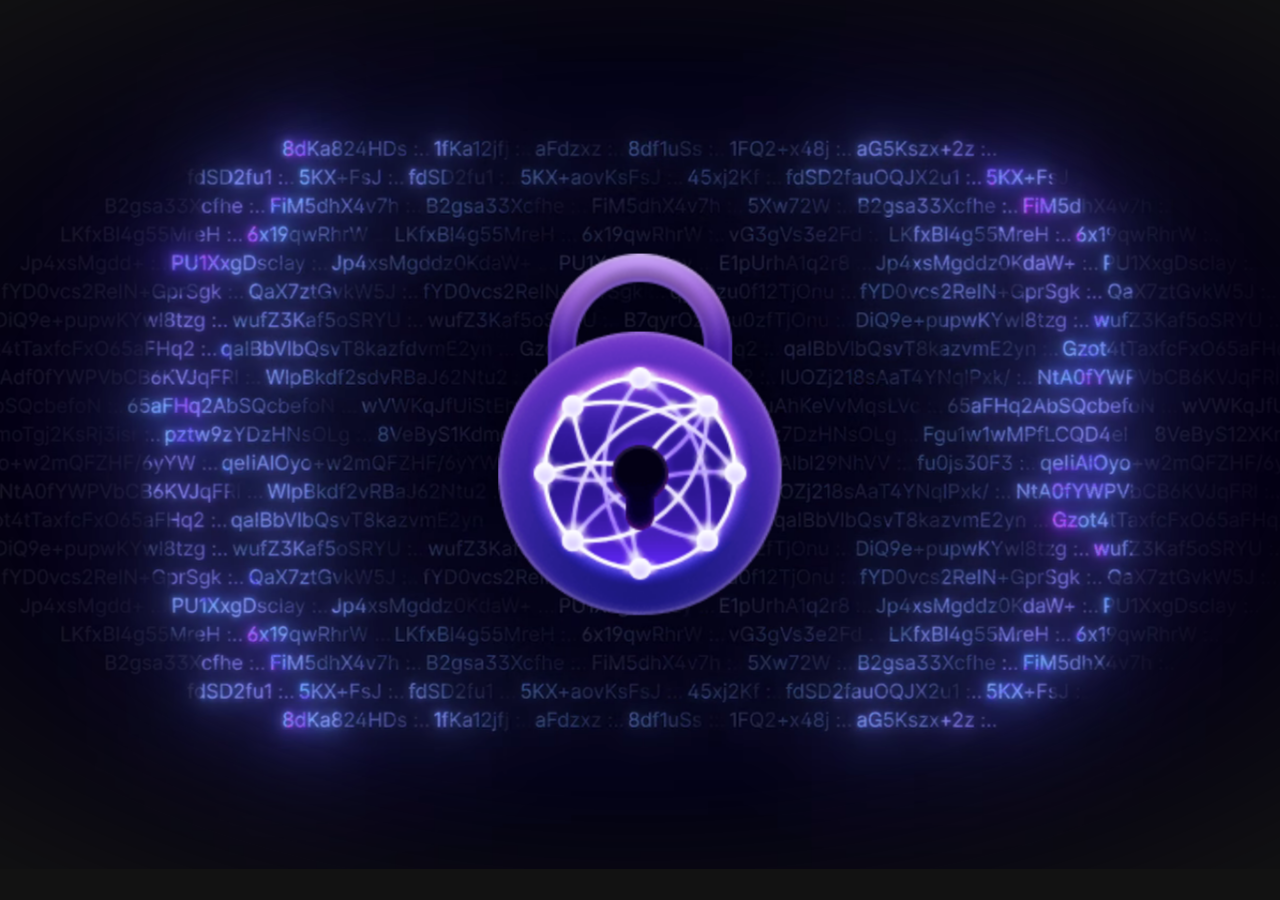
<file: assets/partner-release-123/cipher.html>
<!doctype html><html lang="zh-CN"><head><meta charset="utf-8"><meta name="viewport" content="width=device-width,initial-scale=1"><meta http-equiv="Content-Security-Policy" content="default-src 'none'; script-src 'self'; style-src 'self' 'unsafe-inline'; img-src 'self' data:; media-src 'self'; connect-src 'none'; font-src 'self'; base-uri 'none'; form-action 'none'"><title>Maris · 视觉动效</title><link rel="stylesheet" href="reference.css"><link rel="stylesheet" href="stage.css?v=52"><style>.encryption{padding:0;height:380px;display:grid;place-items:center}.encryption-background{top:50%;width:900px;z-index:0}.encryption-logo{display:block;padding:0;border:0;background:none;margin:0;cursor:pointer;width:80px;height:102px;transform:scale(1.55)}.encryption-logo-lock{margin:0 auto -22px}.encryption-logo.is-closing .encryption-logo-lock{transform:translateY(22px)!important}</style><link rel="stylesheet" href="scrollbars.css" data-maris-scrollbars></head><body data-motion="cipher"><div id="stage" data-width="560" data-height="380" style="width:560px;height:380px"><div class="encryption"><div class="encryption-background lazy-video"><video muted playsinline preload="metadata" data-delay="3000" poster="cipher-start.png"><source src="cipher.webm" type="video/webm"><source src="cipher.mp4" type="video/mp4"></video></div><button class="encryption-logo" aria-label="字符流动画互动"><img class="encryption-logo-lock" src="shackle.png" alt=""><img class="encryption-logo-image" src="lock.png" alt=""></button></div></div><script src="stage.js?v=52"></script></body></html>
</file>
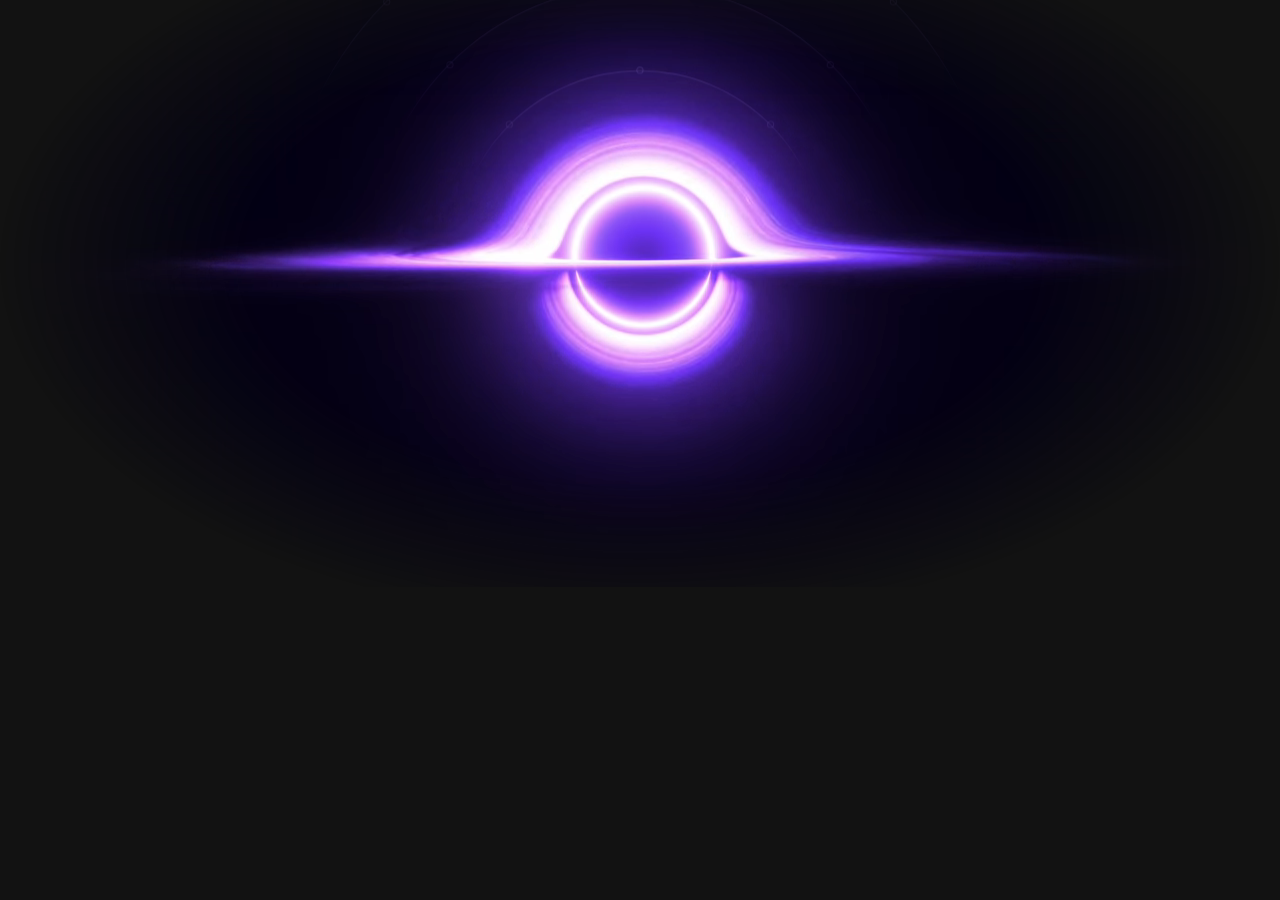
<file: assets/partner-release-123/galaxy.html>
<!doctype html><html lang="zh-CN"><head><meta charset="utf-8"><meta name="viewport" content="width=device-width,initial-scale=1"><meta http-equiv="Content-Security-Policy" content="default-src 'none'; script-src 'self'; style-src 'self' 'unsafe-inline'; img-src 'self' data:; media-src 'self'; connect-src 'none'; font-src 'self'; base-uri 'none'; form-action 'none'"><title>Maris · 视觉动效</title><link rel="stylesheet" href="reference.css"><link rel="stylesheet" href="stage.css?v=52"><style>.hero-black-hole{top:-110px}</style><link rel="stylesheet" href="scrollbars.css" data-maris-scrollbars></head><body data-motion="galaxy"><div id="stage" data-width="1440" data-height="660" style="width:1440px;height:660px"><div class="hero-black-hole hero-black-hole-visible"><div class="lazy-video"><video muted playsinline loop preload="metadata" poster="galaxy-poster-v114.webp"><source src="galaxy-mobile-v114.mp4" type="video/mp4" media="(max-width:1024px)"><source src="galaxy-desktop-v114.mp4" type="video/mp4"><source src="galaxy-mobile-v114.webm" type="video/webm"></video></div><div class="hero-black-hole-circles"><div><div class="hero-black-hole-circle hero-black-hole-circle-0"><div class="hero-black-hole-circle-dot"></div><div class="hero-black-hole-circle-dot"></div><div class="hero-black-hole-circle-dot"></div><div class="hero-black-hole-circle-dot"></div><div class="hero-black-hole-circle-dot"></div><div class="hero-black-hole-circle-dot"></div><div class="hero-black-hole-circle-dot"></div><div class="hero-black-hole-circle-dot"></div></div></div><div><div class="hero-black-hole-circle hero-black-hole-circle-1"><div class="hero-black-hole-circle-dot"></div><div class="hero-black-hole-circle-dot"></div><div class="hero-black-hole-circle-dot"></div><div class="hero-black-hole-circle-dot"></div><div class="hero-black-hole-circle-dot"></div><div class="hero-black-hole-circle-dot"></div><div class="hero-black-hole-circle-dot"></div><div class="hero-black-hole-circle-dot"></div></div></div><div><div class="hero-black-hole-circle hero-black-hole-circle-2"><div class="hero-black-hole-circle-dot"></div><div class="hero-black-hole-circle-dot"><div class="hero-black-hole-circle-tooltip hero-black-hole-circle-tooltip-placeholder"></div></div><div class="hero-black-hole-circle-dot"></div><div class="hero-black-hole-circle-dot"><div class="hero-black-hole-circle-tooltip hero-black-hole-circle-tooltip-placeholder"></div></div><div class="hero-black-hole-circle-dot"></div><div class="hero-black-hole-circle-dot"><div class="hero-black-hole-circle-tooltip hero-black-hole-circle-tooltip-placeholder"></div></div><div class="hero-black-hole-circle-dot"></div><div class="hero-black-hole-circle-dot"></div></div></div></div><div class="hero-black-hole-stars"><div style="animation-duration:9.651936579093752s;animation-delay:0.6185031196475421s;top:45.4897900953801%;left:10.23546753477984%;--transform:translate(250.516554530887px, 28.414322399105362px)"></div><div style="animation-duration:10.401740785997756s;animation-delay:2.653956629971006s;top:65.08053793704296%;left:0.22293282713770068%;--transform:translate(313.5955231890325px, -95.00738900337062px)"></div><div style="animation-duration:7.815436554005252s;animation-delay:2.6925788246697877s;top:20.08770038559584%;left:88.44928980435995%;--transform:translate(-242.23052576746775px, 188.4474875707462px)"></div><div style="animation-duration:12.29655624564509s;animation-delay:4.308465716163293s;top:88.88503274260981%;left:59.53664122226081%;--transform:translate(-60.08083970024312px, -244.9757062784419px)"></div><div style="animation-duration:12.87524128632473s;animation-delay:3.85368352285121s;top:2.5032404937173514%;left:82.31605066077896%;--transform:translate(-203.59111916290743px, 299.2295848895807px)"></div><div style="animation-duration:8.701752084602054s;animation-delay:2.0037846196681275s;top:89.20330996470594%;left:87.458488925485%;--transform:translate(-235.98848023055552px, -246.98085277764744px)"></div><div style="animation-duration:7.670447074494616s;animation-delay:1.198617063428361s;top:59.79488028192228%;left:89.0355316591384%;--transform:translate(-245.9238494525719px, -61.70774577611036px)"></div><div style="animation-duration:13.623167512862896s;animation-delay:4.370240300897238s;top:62.98126130424109%;left:10.743119534115952%;--transform:translate(247.3183469350695px, -81.78194621671882px)"></div><div style="animation-duration:13.760275057523113s;animation-delay:3.016412699307287s;top:81.32780923981862%;left:7.520487844674917%;--transform:translate(267.620926578548px, -197.3651982108573px)"></div><div style="animation-duration:12.500537462920931s;animation-delay:3.926815849263096s;top:76.89809381661308%;left:20.582761391739357%;--transform:translate(185.32860323204204px, -169.45799104466238px)"></div><div style="animation-duration:9.767902550109245s;animation-delay:4.458388910180621s;top:88.00090342464189%;left:98.20440985552648%;--transform:translate(-303.68778208981684px, -239.40569157524388px)"></div><div style="animation-duration:12.57402896028026s;animation-delay:3.1534587425372615s;top:69.71083006457239%;left:7.306904522191071%;--transform:translate(268.9665015101962px, -124.17822940680605px)"></div><div style="animation-duration:10.983371412871623s;animation-delay:4.9199059611312865s;top:91.58581773985703%;left:44.081867973351166%;--transform:translate(37.284231767887654px, -261.99065176109934px)"></div><div style="animation-duration:12.206771972558116s;animation-delay:4.112620032461578s;top:10.541438414908866%;left:7.475715568622099%;--transform:translate(267.90299191768077px, 248.58893798607417px)"></div><div style="animation-duration:10.736792695307908s;animation-delay:0.3518644622647016s;top:0.5451455627796253%;left:33.89987118660518%;--transform:translate(101.43081152438737px, 311.5655829544884px)"></div><div style="animation-duration:13.82623513507855s;animation-delay:1.0537718624735282s;top:11.321906938663528%;left:8.948565562290579%;--transform:translate(258.62403695756933px, 243.6719862864198px)"></div><div style="animation-duration:12.489254947099695s;animation-delay:0.5434337407955103s;top:33.20369039382358%;left:5.198428085787921%;--transform:translate(282.2499030595361px, 105.81675051891145px)"></div><div style="animation-duration:11.75528887650906s;animation-delay:1.605852458545679s;top:64.44433277800927%;left:79.42026966441891%;--transform:translate(-185.34769888583912px, -90.9992965014584px)"></div><div style="animation-duration:13.145123897369153s;animation-delay:3.759565485170219s;top:9.51159446201768%;left:8.54183333247185%;--transform:translate(261.18645000542733px, 255.0769548892886px)"></div><div style="animation-duration:9.857208733866642s;animation-delay:4.369676394941382s;top:80.7827500547693%;left:20.856321865984604%;--transform:translate(183.605172244297px, -193.9313253450466px)"></div><div style="animation-duration:13.042732529491479s;animation-delay:3.027925179770261s;top:24.153851356630195%;left:4.031118638107123%;--transform:translate(289.60395257992514px, 162.83073645322978px)"></div><div style="animation-duration:8.852754411130254s;animation-delay:3.4526122729056565s;top:86.25249609556418%;left:55.635223239265066%;--transform:translate(-35.5019064073699px, -228.39072540205436px)"></div><div style="animation-duration:7.982322565533074s;animation-delay:3.401372038059234s;top:85.82316440941389%;left:57.57070356481926%;--transform:translate(-47.695432458361346px, -225.68593577930747px)"></div><div style="animation-duration:11.639697340242138s;animation-delay:4.152687270118878s;top:36.18317916032214%;left:98.94445466466402%;--transform:translate(-308.3500643873833px, 87.0459712899705px)"></div><div style="animation-duration:8.129344037996875s;animation-delay:2.9487004789291515s;top:76.54016124617165%;left:0.5939064876997691%;--transform:translate(311.25838912749145px, -167.20301585088137px)"></div><div style="animation-duration:13.594192420221692s;animation-delay:3.296903305812685s;top:72.75822102011675%;left:9.704456580604548%;--transform:translate(253.86192354219136px, -143.37679242673556px)"></div><div style="animation-duration:9.424325261096513s;animation-delay:2.877476857771893s;top:84.40468412840501%;left:39.482954003004345%;--transform:translate(66.25738978107263px, -216.74951000895152px)"></div><div style="animation-duration:8.847360675437962s;animation-delay:1.4801777030165897s;top:7.390538517981149%;left:5.28670379521734%;--transform:translate(281.6937660901308px, 268.4396073367188px)"></div><div style="animation-duration:9.66628488229306s;animation-delay:1.719942574253106s;top:96.55874027087461%;left:23.869540027960447%;--transform:translate(164.6218978238492px, -293.32006370651004px)"></div><div style="animation-duration:12.725103383594805s;animation-delay:4.9536901446656225s;top:84.50453744099377%;left:82.89976260316165%;--transform:translate(-207.26850439991838px, -217.37858587826076px)"></div><div style="animation-duration:7.704290485402078s;animation-delay:3.960234373588567s;top:42.53774294765398%;left:7.524934388232252%;--transform:translate(267.59291335413684px, 47.01221942977994px)"></div><div style="animation-duration:11.046829964124298s;animation-delay:0.19497210005385734s;top:48.95395063633616%;left:91.0404536299803%;--transform:translate(-258.5548578688759px, 6.590110991082156px)"></div><div style="animation-duration:7.046840394009514s;animation-delay:1.7885265976301856s;top:93.10373319857712%;left:81.93111772310453%;--transform:translate(-201.1660416555586px, -271.5535191510359px)"></div><div style="animation-duration:12.514359550863322s;animation-delay:0.9198455696043628s;top:13.016113137367169%;left:83.15702697010377%;--transform:translate(-208.88926991165368px, 232.99848723458686px)"></div><div style="animation-duration:11.869031961109233s;animation-delay:3.255581194651268s;top:94.02181836979801%;left:9.62152472100637%;--transform:translate(254.38439425765992px, -277.33745572972754px)"></div><div style="animation-duration:12.55569593393589s;animation-delay:0.7910794723266978s;top:99.06159578075406%;left:66.35803866059038%;--transform:translate(-103.05564356171938px, -309.08805341875063px)"></div><div style="animation-duration:10.848413972815743s;animation-delay:0.11158866307390936s;top:23.75936636862861%;left:6.226026097815662%;--transform:translate(275.7760355837613px, 165.31599187763976px)"></div><div style="animation-duration:10.245333976960968s;animation-delay:0.07116900907527146s;top:74.09442811433122%;left:94.57862287110375%;--transform:translate(-280.8453240879536px, -151.79489712028672px)"></div><div style="animation-duration:12.06031829698799s;animation-delay:2.102333840668172s;top:21.74681559794658%;left:15.96993645241145%;--transform:translate(214.3894003498079px, 177.99506173293656px)"></div><div style="animation-duration:11.518438798370491s;animation-delay:1.9280150300831522s;top:69.33949970282197%;left:4.530034641212266%;--transform:translate(286.46078176036275px, -121.83884812777835px)"></div><div style="animation-duration:13.64110540354375s;animation-delay:3.268554645199464s;top:93.41995861202601%;left:57.312468680929115%;--transform:translate(-46.06855268985344px, -273.54573925576386px)"></div><div style="animation-duration:11.824388724118215s;animation-delay:0.202322345799254s;top:17.157602161926455%;left:52.126592088457%;--transform:translate(-13.397530157279101px, 206.90710637986334px)"></div><div style="animation-duration:12.076637050357064s;animation-delay:2.661159524197263s;top:88.08396064285562%;left:75.17983290620758%;--transform:translate(-158.63294730910775px, -239.92895204999041px)"></div><div style="animation-duration:8.486391422714805s;animation-delay:2.2434153385593136s;top:10.759377852375707%;left:60.855921084684226%;--transform:translate(-68.39230283351064px, 247.21591953003303px)"></div><div style="animation-duration:7.01723234664945s;animation-delay:2.1550258271953227s;top:5.488458471932511%;left:79.35871985959042%;--transform:translate(-184.95993511541965px, 280.4227116268252px)"></div><div style="animation-duration:13.11028403818535s;animation-delay:0.3275717729434935s;top:94.73249291281508%;left:90.01579920440663%;--transform:translate(-252.09953498776176px, -281.8147053507349px)"></div><div style="animation-duration:8.278136732939382s;animation-delay:0.1095831089706023s;top:85.08068614978296%;left:96.74033187701258%;--transform:translate(-294.4640908251793px, -221.00832274363276px)"></div><div style="animation-duration:11.89603147693792s;animation-delay:1.5818016130452006s;top:34.52042798205086%;left:24.953223241634493%;--transform:translate(157.7946935777027px, 97.52130371307959px)"></div><div style="animation-duration:12.763240318296585s;animation-delay:2.56444591539553s;top:11.108068425428375%;left:81.27838379832806%;--transform:translate(-197.05381792946673px, 245.01916891980122px)"></div><div style="animation-duration:7.603181971230956s;animation-delay:3.5457715462525883s;top:12.698569130087956%;left:54.82129891718868%;--transform:translate(-30.37418317828865px, 234.99901448044588px)"></div><div style="animation-duration:10.530849773974447s;animation-delay:3.8951488211314924s;top:3.7931286400146647%;left:5.2552781504820345%;--transform:translate(281.89174765196316px, 291.10328956790767px)"></div><div style="animation-duration:11.54907649012869s;animation-delay:0.8271215849327818s;top:20.192687476364046%;left:90.75326960745116%;--transform:translate(-256.7455985269424px, 187.78606889890654px)"></div><div style="animation-duration:13.044859405082708s;animation-delay:0.45062460641106417s;top:40.90669466040981%;left:0.056011049318671624%;--transform:translate(314.6471303892924px, 57.287823639418185px)"></div><div style="animation-duration:8.056800508539439s;animation-delay:2.704744648093972s;top:15.673608314579646%;left:68.97971008824146%;--transform:translate(-119.57217355592121px, 216.25626761814823px)"></div><div style="animation-duration:8.567758152248759s;animation-delay:1.9588602334004468s;top:98.49222393617605%;left:89.76590973636196%;--transform:translate(-250.52523133908034px, -305.5010107979091px)"></div><div style="animation-duration:9.370874416340971s;animation-delay:0.24148799024936718s;top:76.91193726207051%;left:29.977644310730646%;--transform:translate(126.14084084239694px, -169.5452047510442px)"></div><div style="animation-duration:13.105356348923856s;animation-delay:2.1622968885876626s;top:51.536610968652454%;left:79.28972915152231%;--transform:translate(-184.5252936545905px, -9.680649102510472px)"></div><div style="animation-duration:11.803297701236666s;animation-delay:1.3810445550974804s;top:68.26913560403108%;left:21.435166571652896%;--transform:translate(179.95845059858675px, -115.09555430539574px)"></div><div style="animation-duration:10.314431172949725s;animation-delay:4.494836769617065s;top:13.950888432381458%;left:19.85671351599747%;--transform:translate(189.90270484921592px, 227.1094028759968px)"></div><div style="animation-duration:10.67979382397975s;animation-delay:4.253985877051427s;top:63.54337465144913%;left:84.59409808779594%;--transform:translate(-217.94281795311443px, -85.32326030412949px)"></div><div style="animation-duration:8.194330085910911s;animation-delay:0.8552592263686731s;top:87.80556437180212%;left:63.254630504561064%;--transform:translate(-83.50417217873469px, -238.17505554235336px)"></div><div style="animation-duration:12.41366236566645s;animation-delay:3.543458038633891s;top:40.43226228461479%;left:87.13729282818572%;--transform:translate(-233.96494481757px, 60.27674760692687px)"></div><div style="animation-duration:10.623126838050815s;animation-delay:2.7579576352540403s;top:6.6442833619506425%;left:27.67224564593167%;--transform:translate(140.66485243063048px, 273.14101481971096px)"></div><div style="animation-duration:13.797836955988043s;animation-delay:0.6920204304768707s;top:26.662721233236518%;left:90.13375126551155%;--transform:translate(-252.84263297272284px, 147.02485623060994px)"></div><div style="animation-duration:7.123631103602063s;animation-delay:4.501661676007725s;top:89.6077063146817%;left:99.41400464351928%;--transform:translate(-311.3082292541715px, -249.52854978249482px)"></div><div style="animation-duration:11.764407944192964s;animation-delay:4.948886301698071s;top:13.626324100864217%;left:25.184921287275984%;--transform:translate(156.3349958901613px, 229.15415816455544px)"></div><div style="animation-duration:7.2723933383840365s;animation-delay:3.55555265635683s;top:75.85201561564729%;left:49.722923901201945%;--transform:translate(1.7455794224277668px, -162.86769837857796px)"></div><div style="animation-duration:10.858499039302242s;animation-delay:4.554068240060126s;top:76.28828666431137%;left:14.141543014373381%;--transform:translate(225.90827900944768px, -165.61620598516174px)"></div><div style="animation-duration:7.596930258208976s;animation-delay:2.4332476797982014s;top:76.57762497970342%;left:91.92767810941449%;--transform:translate(-264.1443720893113px, -167.43903737213154px)"></div><div style="animation-duration:8.290266374569683s;animation-delay:4.368903721994196s;top:82.847732631122%;left:18.163803557094038%;--transform:translate(200.56803759030757px, -206.94071557606853px)"></div><div style="animation-duration:12.530074346829458s;animation-delay:0.36041892191391867s;top:26.741105307308622%;left:89.06535006215796%;--transform:translate(-246.11170539159522px, 146.5310365639557px)"></div><div style="animation-duration:12.652100336987399s;animation-delay:3.075778070282124s;top:11.681316748392456%;left:81.48492615795095%;--transform:translate(-198.35503479509106px, 241.40770448512757px)"></div><div style="animation-duration:8.642183236605728s;animation-delay:3.880248465602075s;top:31.505417469300156%;left:20.994238855317036%;--transform:translate(182.73629521150266px, 116.51586994340902px)"></div><div style="animation-duration:11.548664812015723s;animation-delay:2.3517328151180283s;top:18.28224981628679%;left:67.64660289213265%;--transform:translate(-111.1735982204357px, 199.82182615739325px)"></div><div style="animation-duration:10.094186991336143s;animation-delay:1.9591925669963484s;top:64.56488476750704%;left:2.4875021609472414%;--transform:translate(299.3287363860324px, -91.75877403529432px)"></div><div style="animation-duration:13.054794903908817s;animation-delay:0.553805843070958s;top:77.87286761807515%;left:22.3736187504771%;--transform:translate(174.04620187199427px, -175.59906599387344px)"></div><div style="animation-duration:7.871673172467558s;animation-delay:1.187562888855701s;top:79.62662257018023%;left:92.43852112276907%;--transform:translate(-267.36268307344517px, -186.6477221921354px)"></div><div style="animation-duration:11.344414295823546s;animation-delay:1.034177093842199s;top:58.47684500988357%;left:89.46922748143157%;--transform:translate(-248.65613313301898px, -53.40412356226649px)"></div><div style="animation-duration:9.932996167223948s;animation-delay:0.11439950494654183s;top:92.05124932902669%;left:65.73951255301624%;--transform:translate(-99.15892908400235px, -264.9228707728681px)"></div><div style="animation-duration:10.106165741703347s;animation-delay:3.0364819588883907s;top:70.40338743116621%;left:8.743669225643046%;--transform:translate(259.9148838784488px, -128.54134081634712px)"></div><div style="animation-duration:10.674072202726766s;animation-delay:0.8689174941111422s;top:4.741963280567663%;left:81.28265057353809%;--transform:translate(-197.08069861329002px, 285.1256313324237px)"></div><div style="animation-duration:11.49193188478971s;animation-delay:3.767381800572631s;top:71.15061442195831%;left:89.3660994739254%;--transform:translate(-248.00642668572996px, -133.2488708583374px)"></div><div style="animation-duration:11.036644625981323s;animation-delay:0.3482021294123372s;top:26.12907476695405%;left:14.840951625129616%;--transform:translate(221.50200476168342px, 150.38682896818946px)"></div><div style="animation-duration:11.90110791605057s;animation-delay:1.762789345918715s;top:16.588400734022855%;left:82.27328438898918%;--transform:translate(-203.32169165063178px, 210.49307537565602px)"></div><div style="animation-duration:12.257915238148236s;animation-delay:4.506255267891883s;top:91.6977523572717%;left:30.289466910173914%;--transform:translate(124.17635846590436px, -262.6958398508117px)"></div><div style="animation-duration:11.862262401000553s;animation-delay:4.641410034992167s;top:51.051493830919604%;left:83.63842894017206%;--transform:translate(-211.922102323084px, -6.624411134793525px)"></div><div style="animation-duration:13.822161125796823s;animation-delay:1.539460824866088s;top:10.177467099351546%;left:14.873271918888875%;--transform:translate(221.29838691100008px, 250.88195727408527px)"></div><div style="animation-duration:10.454889941608139s;animation-delay:3.8903787623148633s;top:75.84190850315883%;left:92.03212690617282%;--transform:translate(-264.80239950888875px, -162.80402356990066px)"></div><div style="animation-duration:11.467489584025913s;animation-delay:0.3170778815946662s;top:85.32973407351344%;left:50.822858107370664%;--transform:translate(-5.184006076435168px, -222.57732466313462px)"></div><div style="animation-duration:8.634542158115261s;animation-delay:1.0631078824795337s;top:1.2052934057545928%;left:27.30297999095752%;--transform:translate(142.9912260569676px, 307.4066515437461px)"></div><div style="animation-duration:7.503950594745491s;animation-delay:2.7937897269810463s;top:76.38114345935972%;left:25.03465776096805%;--transform:translate(157.2816561059013px, -166.20120379396616px)"></div><div style="animation-duration:8.972601704836s;animation-delay:1.0404244797592843s;top:88.30952425974627%;left:42.65650961164804%;--transform:translate(46.263989446617366px, -241.35000283640153px)"></div><div style="animation-duration:11.328040510959621s;animation-delay:2.2114413121249745s;top:20.390780375252014%;left:63.751409870226674%;--transform:translate(-86.63388218242805px, 186.5380836359123px)"></div><div style="animation-duration:9.896692809677305s;animation-delay:4.170010365166215s;top:79.03208848165704%;left:58.495721092018435%;--transform:translate(-53.523042879716165px, -182.90215743443935px)"></div><div style="animation-duration:10.019440360868227s;animation-delay:3.0402725547201035s;top:10.39713889438878%;left:96.29067531492556%;--transform:translate(-291.63125448403105px, 249.49802496535068px)"></div><div style="animation-duration:7.246035390417953s;animation-delay:2.045865966515116s;top:89.67574253150565%;left:98.89915031005646%;--transform:translate(-308.06464695335563px, -249.9571779484856px)"></div><div style="animation-duration:11.084923590015794s;animation-delay:1.7485148717929189s;top:90.6092479417614%;left:6.411772229117174%;--transform:translate(274.60583495656186px, -255.8382620330968px)"></div><div style="animation-duration:13.891227787794673s;animation-delay:0.23743193028829657s;top:36.575886556680715%;left:98.78083448361453%;--transform:translate(-307.31925724677154px, 84.57191469291149px)"></div><div style="animation-duration:8.772257085869335s;animation-delay:0.17579534542568775s;top:92.23694852669895%;left:91.81882269398312%;--transform:translate(-263.4585829720936px, -266.0927757182034px)"></div><div style="animation-duration:13.121819679866302s;animation-delay:3.5814627194478s;top:20.927948390541708%;left:12.823974134605054%;--transform:translate(234.20896295198813px, 183.15392513958727px)"></div></div></div><button class="trigger" aria-label="星系光环互动"></button></div><script src="galaxy-particles.js?v=114"></script><script src="stage.js?v=52"></script></body></html>
</file>
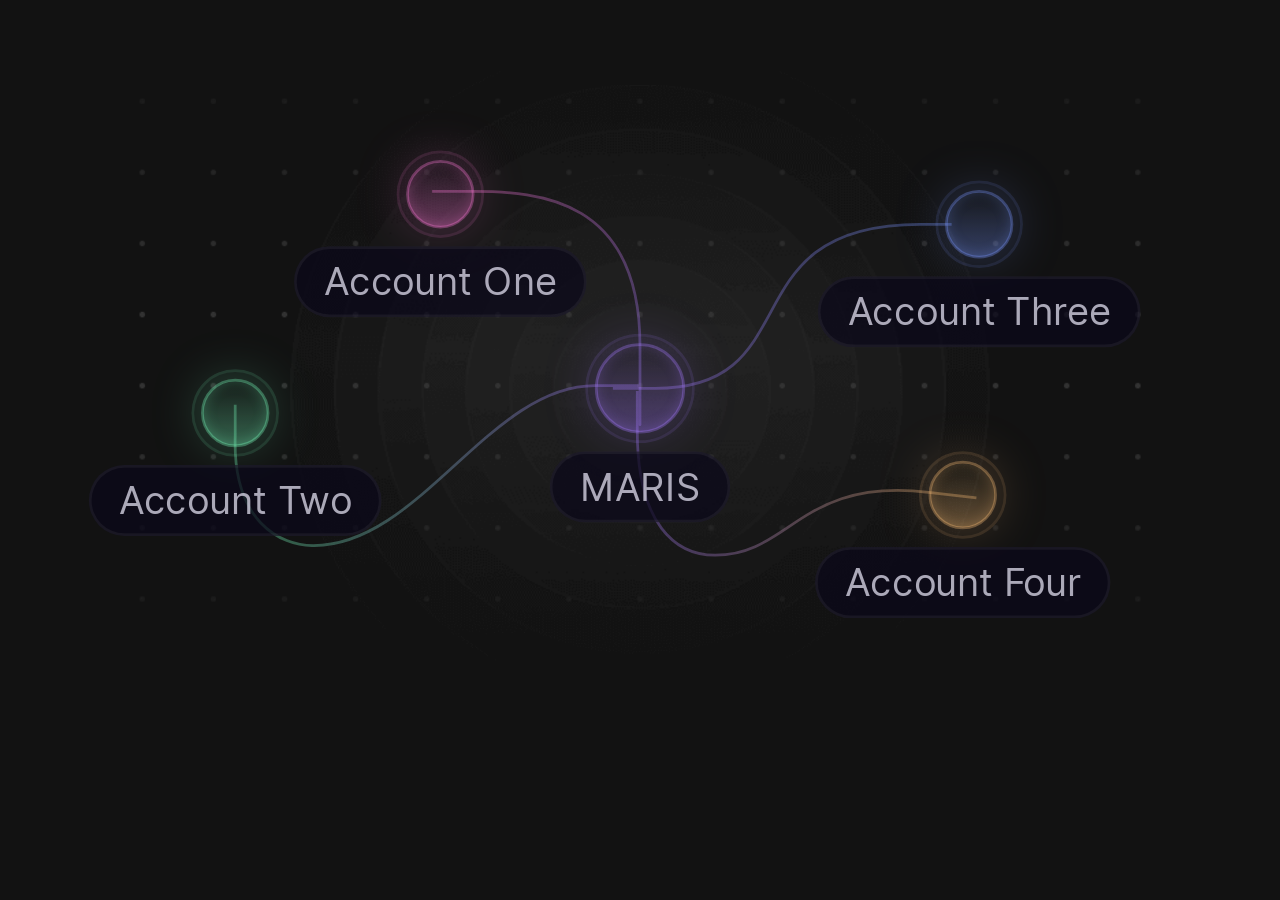
<file: assets/partner-release-123/nodes.html>
<!doctype html><html lang="zh-CN"><head><meta charset="utf-8"><meta name="viewport" content="width=device-width,initial-scale=1"><meta http-equiv="Content-Security-Policy" content="default-src 'none'; script-src 'self'; style-src 'self' 'unsafe-inline'; img-src 'self' data:; media-src 'self'; connect-src 'none'; font-src 'self'; base-uri 'none'; form-action 'none'"><title>Maris · 视觉动效</title><link rel="stylesheet" href="reference.css"><link rel="stylesheet" href="stage.css?v=52"><style>.connected-card-backlink-circle:after{font-size:var(--node-label-size,14px)!important}.connected-card-backlink-circle:nth-child(1):after{content:"Account One"}.connected-card-backlink-circle:nth-child(2):after{content:"Account Two"}.connected-card-backlink-circle:nth-child(3):after{content:"MARIS"}.connected-card-backlink-circle:nth-child(4):after{content:"Account Three"}.connected-card-backlink-circle:nth-child(5):after{content:"Account Four"}</style><link rel="stylesheet" href="scrollbars.css" data-maris-scrollbars></head><body data-motion="nodes"><div id="stage" data-width="468" data-height="256" style="width:468px;height:256px"><img src="nodes.png" alt="" style="position:absolute;width:468px;height:256px"><div class="connected-card-backlink-animation connected-card-backlink-animation-visible"><div class="connected-card-backlink-circles"><div class="connected-card-backlink-circle"><div class="connected-card-backlink-circle-inner"></div></div><div class="connected-card-backlink-circle"><div class="connected-card-backlink-circle-inner"></div></div><div class="connected-card-backlink-circle"><div class="connected-card-backlink-circle-inner"></div></div><div class="connected-card-backlink-circle"><div class="connected-card-backlink-circle-inner"></div></div><div class="connected-card-backlink-circle"><div class="connected-card-backlink-circle-inner"></div></div></div><div class="connected-card-backlink-lines"><svg width="77" height="87" viewBox="0 0 77 87" fill="none" xmlns="http://www.w3.org/2000/svg"><path d="M76 73C76 73 76 111.5 76 57.5C76 3.50002 39 1 15 1C-8.99999 1 3 1 3 1" stroke="url(#paint0_linear_151_27141)" stroke-opacity="0.32"></path><defs><linearGradient id="paint0_linear_151_27141" x1="15" y1="0.999995" x2="76" y2="58" gradientUnits="userSpaceOnUse"><stop stop-color="#FF79D9"></stop><stop offset="1" stop-color="#A479FF"></stop></linearGradient></defs></svg><svg width="149" height="60" viewBox="0 0 149 60" fill="none" xmlns="http://www.w3.org/2000/svg"><path d="M148.501 1H132.501C93.9315 1 68.501 59.4998 29.501 59.4998C17.5011 59.4998 0.0133284 50.7764 1.00101 19.4999V7.99999" stroke="url(#paint0_linear_151_27142)" stroke-opacity="0.32"></path><defs><linearGradient id="paint0_linear_151_27142" x1="15.001" y1="7.9997" x2="133.001" y2="0.999707" gradientUnits="userSpaceOnUse"><stop stop-color="#79FFBF"></stop><stop offset="1" stop-color="#A479FF"></stop></linearGradient></defs></svg><svg width="124" height="62" viewBox="0 0 124 62" fill="none" xmlns="http://www.w3.org/2000/svg"><path d="M124 1H112.5C41.5 1 73 61 15.5 61H0" stroke="url(#paint0_linear_152_27154)" stroke-opacity="0.32"></path><defs><linearGradient id="paint0_linear_152_27154" x1="112" y1="0.999999" x2="17" y2="61.5" gradientUnits="userSpaceOnUse"><stop stop-color="#7996FF"></stop><stop offset="1" stop-color="#A479FF"></stop></linearGradient></defs></svg><svg width="126" height="61" viewBox="0 0 126 61" fill="none" xmlns="http://www.w3.org/2000/svg"><path d="M1 0V14.5C1 48.7158 15 60 29.5 60C57 60 60.5 31.5 107.5 37L125 39" stroke="url(#grad)" stroke-width="1" stroke-opacity="0.32"></path><defs><linearGradient id="grad" x1="112" y1="39.5" x2="4.14377" y2="49.3665" gradientUnits="userSpaceOnUse"><stop stop-color="#FFC179"></stop><stop offset="1" stop-color="#A479FF"></stop></linearGradient></defs></svg></div></div></div><script src="stage.js?v=52"></script><script src="nodes-runtime.js"></script></body></html>
</file>
<file: assets/partner-release-123/family.css>
@font-face{font-family:ReflectAeonik;src:url(aeonik-medium.woff2) format('woff2');font-weight:500;font-display:swap}@font-face{font-family:ReflectInter;src:url(inter-regular.woff2) format('woff2');font-weight:400;font-display:swap}
:root{--bg:#080b12;--tx:#f2eff8;--dim:#bdc4d4;--faint:#a6b1c5;--acc:#a4d7ce;--acc2:#b0c7ef;--gold:#d7c392;--ok:#9edac7;--warn:#e2a3b3}
html{scroll-behavior:smooth;overflow-x:clip}body.family-page{background:#080b12;color:var(--tx);font-family:ReflectInter,'PingFang SC','Microsoft YaHei',sans-serif;overflow-x:clip;font-size:15px;line-height:1.8}
.family-page .wrap{max-width:1248px;width:100%;padding:28px 40px 80px;margin:0 auto;position:relative}
.family-page .crest{display:flex;align-items:center;justify-content:space-between;gap:30px;margin:0 0 50px;padding:0;min-height:54px;position:relative;z-index:5}
.family-brand{display:flex;align-items:center;gap:13px;text-decoration:none;color:#f3f0fa}.family-brand img{width:42px;height:42px}.family-brand b{font-size:14px;font-weight:500;letter-spacing:4px}.family-brand small{display:block;font-size:10px;line-height:20px;letter-spacing:2.4px;color:#b1b0c2}
.family-nav{display:flex;align-items:center;gap:28px}.family-nav a{font-size:14px;color:#b6b4c8;text-decoration:none;position:relative;padding:10px 0;transition:color .25s}.family-nav a:hover,.family-nav a[aria-current=page]{color:#fff}.family-nav a[aria-current=page]::after{content:"";position:absolute;bottom:3px;left:35%;right:35%;height:1px;background:#c6adf3}
.family-eyebrow{display:block;font-size:12px;line-height:20px;font-weight:400;letter-spacing:2.4px;color:#beb7d3;margin-bottom:22px}
.family-page h1{font-family:ReflectAeonik,'PingFang SC',sans-serif;font-size:clamp(38px,4.1vw,58px);font-weight:500;letter-spacing:-.035em;line-height:1.24;color:#edeaf5;margin:0 0 25px;text-wrap:balance;background:linear-gradient(180deg,#fff,#c8c4d4);background-clip:text;-webkit-background-clip:text;-webkit-text-fill-color:transparent}
.family-page-heading{text-align:center;padding:35px 0 60px;max-width:850px;margin:0 auto}.family-page-heading>div:not([id]),.portal-copy>div:not([class]){background:none!important;border:0!important;box-shadow:none!important;padding:0!important;border-radius:0!important;font-size:15px!important;font-weight:400!important;line-height:1.95!important;color:#bac2d2!important;margin:0!important}.family-page-heading>div:not([id]) b,.portal-copy b{color:#d8e6e6!important;font-weight:500}
.family-content{display:grid;grid-template-columns:repeat(12,minmax(0,1fr));gap:26px;position:relative}.family-content>*{grid-column:1/-1;min-width:0}
.family-page .card{border:0;border-top:1px solid #d6ccf123;border-radius:0;background:linear-gradient(150deg,#121a274d,transparent 85%);box-shadow:none;margin:0;padding:30px 32px;backdrop-filter:blur(5px);-webkit-backdrop-filter:blur(5px);position:relative;min-width:0}
.family-page .ct{font-family:ReflectAeonik,'PingFang SC',sans-serif;font-size:23px;font-weight:500;letter-spacing:-.015em;line-height:1.5;color:#eeebf6;margin-bottom:24px;gap:10px}.family-section-icon{width:23px;height:23px;flex:none;stroke:#b4c9da;stroke-width:1.3;fill:none;stroke-linecap:round;stroke-linejoin:round;vertical-align:middle;margin-right:7px}
.family-portal .family-content>.card:first-child{grid-column:span 5}.family-portal .family-content>.card:nth-child(2){grid-column:span 7}
.family-strategy .family-content>.card{grid-column:span 6}.family-strategy .family-content>.card:first-child,.family-strategy .family-content>.card:has(.nums),.family-strategy .family-content>.card:has(.eqnote){grid-column:1/-1}
.family-page .p,.family-page .lp,.family-page .note,.family-page .fine,.family-page .rule{font-size:15px;line-height:1.95;font-weight:400;color:#bcc6d8}.family-page b{font-weight:500}.family-page .rule{padding:14px 0;border:0;border-bottom:1px solid #c0b6df12;gap:12px}.family-page .rule:last-child{border:0}.family-page .rule .ic{background:transparent;border:0;box-shadow:none;color:#aacdbf;flex:none}
.family-page .leg{border:0;background:none;padding:22px 0;border-radius:0;box-shadow:none}.family-page .leg+.leg{border-top:1px solid #c5b9e91c}.family-page .lt{font-size:17px;font-weight:500;color:#e7e6f1}.family-page .nums{gap:0;border-top:1px solid #c5b9e91a;border-bottom:1px solid #c5b9e91a}.family-page .nums .num{background:none;border:0;box-shadow:none;border-radius:0;padding:22px}.family-page .nums .v{font-family:ReflectAeonik,system-ui,sans-serif;font-size:28px!important;font-weight:500;letter-spacing:-.6px}.family-page .nums .k{font-size:14px;line-height:1.85;color:#aebace}.family-page .risk{font-size:14px;line-height:1.9;color:#a4adbe;background:none;border:0;border-top:1px solid #d5b9cf20;padding:24px 4px;border-radius:0}
.family-page label{display:block;font-size:14px;font-weight:400;line-height:1.8;color:#c4cbd9;margin:18px 0 9px}
.family-page input:not([type=checkbox]),.family-page select{box-sizing:border-box;width:100%;font:400 16px/1.6 ReflectInter,'PingFang SC',sans-serif;color:#e7edf6;background:#070b158c;border:1px solid #bdc7de29;border-radius:10px;padding:13px 15px;box-shadow:inset 0 1px 3px #00000018;outline:none;transition:border-color .25s,background .25s}
.family-page input:focus,.family-page select:focus{border-color:#b8a7df8c;background:#111526a8;box-shadow:0 0 0 3px #b8a7df0d}.family-page input::placeholder{color:#909db3;opacity:1}.family-page input[type=file]{font-size:14px}
.family-page .btn{font:500 15px/1.6 ReflectInter,'PingFang SC',sans-serif;min-height:48px;padding:13px 23px;border-radius:11px;letter-spacing:.1px;color:#123532;background:linear-gradient(115deg,#d0ede2,#a3d1d0);border:0;box-shadow:inset 0 1px #e0fff77a;transition:transform .3s,filter .3s;margin-top:20px;text-decoration:none}.family-page .btn:hover{filter:brightness(1.06);transform:translateY(-2px)}.family-page .btn:disabled{filter:none;transform:none;opacity:.4;cursor:not-allowed}.family-page .btn.red{background:#673144;color:#fbe6ed}
.family-page .tabs{display:flex;gap:2px;padding:4px;border:1px solid #bcb2d41f;background:#0a0b1580;border-radius:12px;flex-wrap:wrap}.family-page .tab{flex:1;min-width:65px;background:none;border:0;box-shadow:none;border-radius:8px;font-size:14px;font-weight:400;padding:10px 8px;text-align:center;transition:background .28s,color .28s}.family-page .tab.on{background:#b9addc15;color:#e5daf6;box-shadow:inset 0 1px #cdc1f322}.family-page .tab:not(.on){color:#a5adc1}
.family-secret{position:relative}.family-secret input{padding-right:62px!important}.family-reveal{position:absolute;right:6px;top:50%;transform:translateY(-50%);border:0;background:transparent;color:#a8bace;font-size:13px;padding:10px;cursor:pointer}
.family-page .copy,.family-page .copybtn,.family-page .disclosure,.family-page .mbtn2{font:400 14px/1.65 ReflectInter,'PingFang SC',sans-serif;background:#b9c3e309;color:#bfcbe0;border:1px solid #b9c3e324;border-radius:9px;padding:10px 15px;transition:background .25s}.family-page .copy:hover,.family-page .disclosure:hover{background:#b9c3e317}
.family-page .trust{display:flex;flex-wrap:wrap;justify-content:center;gap:14px 26px;border:0;border-top:1px solid #b9c3e318;background:none;padding:25px 0;font-size:14px;color:#aebccb}.family-page .trust i{display:none}
.family-page .nav{display:grid;grid-template-columns:repeat(2,minmax(0,1fr));gap:0 38px}.family-page .navcard{display:grid;grid-template-columns:38px minmax(0,1fr) 22px;gap:16px;align-items:center;padding:30px 0;background:none;border:0;border-top:1px solid #c7bfdf25;border-radius:0;box-shadow:none;transform:none;text-decoration:none}.family-page .navcard:hover{background:linear-gradient(90deg,transparent,#b3a4de0a);transform:none}.family-page .navcard .num{font-family:ReflectInter,monospace;font-weight:400;color:#8e97ac;font-size:13px;border:0;background:none;padding:0}.family-page .navcard .tt{font-family:ReflectAeonik,'PingFang SC',sans-serif;font-size:23px;line-height:1.45;font-weight:500;color:#ece9f4}.family-page .navcard .ds{font-size:14px;line-height:1.85;color:#a7b2c6;margin-top:9px}.family-page .navcard .arrow{color:#c2b4dc;font-size:24px;transition:transform .4s}.family-page .navcard:hover .arrow{transform:translate(4px,-3px)}
.family-page #perfCard,.family-page #myPerf{border:0!important;border-top:1px solid #adcbbb33!important;box-shadow:none!important;border-radius:0!important;background:linear-gradient(160deg,#19232a80,#10131d35)!important;padding:30px!important}.family-page .mcard,.family-page .vcard{max-width:560px;border:1px solid #d4c8ec26!important;background:#0d1324e8!important;box-shadow:0 40px 100px #0007;border-radius:20px;padding:30px}.family-page .modal,.family-page .vmodal{backdrop-filter:blur(15px);-webkit-backdrop-filter:blur(15px)}
.family-page #csFab{background:#192133;border:1px solid #b5add136;box-shadow:0 10px 35px #0003;color:#c6cadb;font-size:18px;width:48px;height:48px}.family-page #csPanel{background:#0d1424ee;border-color:#b5add12a;border-radius:18px;backdrop-filter:blur(16px);-webkit-backdrop-filter:blur(16px)}
.family-page .steps{gap:0}.family-page .step{padding:18px 12px;background:none;border:0;border-left:1px solid #b4bedd24;border-radius:0;font-size:14px;color:#bac5d8}.family-page .step:first-child{border-left:0}.family-page .step b{font-size:15px;color:#e7e7f2}.family-page .err,.family-page .who,.family-page .acct{font-size:14px;line-height:1.9}
.family-network-art{height:200px;float:right;width:46%;margin:-15px -5px 12px 25px;pointer-events:none}.family-network-art iframe{border:0;width:100%;height:100%;background:transparent}
#marketBackdrop{position:fixed;inset:0;z-index:-3;pointer-events:none;mix-blend-mode:screen;overflow:hidden;mask-image:linear-gradient(180deg,transparent,#000 12%,#000 94%,transparent)}#marketBackdrop picture{display:block;width:100%;height:100%}.market-trace-layer{display:block;width:100%;height:100%;object-fit:cover;opacity:.17;transform:scale(1.025)}#marketTraceMotion{position:absolute;inset:0;width:100%;height:100%;opacity:.48}#water,.waterfx{display:none!important}

.portal-hero{height:min(850px,calc(100svh - 105px));min-height:675px;position:relative;isolation:isolate;margin-top:-24px;margin-bottom:48px}
.network-scene{position:absolute;top:0;left:50%;width:100vw;height:100%;transform:translateX(-50%);z-index:-1;pointer-events:none;overflow:hidden;mask-image:linear-gradient(180deg,transparent,#000 12%,#000 86%,transparent)}.network-globe{width:100%;height:100%;display:block}.network-orbit-labels{position:absolute;inset:0}.network-orbit-label{position:absolute;left:0;top:0;display:flex;align-items:center;gap:14px;font-family:ReflectAeonik,system-ui,sans-serif;font-weight:500;font-size:clamp(18px,2vw,29px);line-height:1.3;white-space:nowrap;will-change:transform,opacity;color:#d9d6e8;transform-origin:0 50%}.network-orbit-label img{width:26px;height:26px;display:block;opacity:.85}
.portal-copy{position:absolute;width:41%;right:0;top:50%;transform:translateY(-50%);padding-bottom:35px}.portal-copy .family-eyebrow{font-size:11px;letter-spacing:2.4px}.portal-copy h1{font-size:clamp(38px,3.9vw,56px);line-height:1.28;text-align:left}.portal-actions{display:flex;align-items:center;gap:22px;margin-top:28px;flex-wrap:wrap}.portal-actions .btn{display:inline-flex;align-items:center;gap:30px;width:auto;margin:0}.family-text-link{font-size:14px;color:#cac3dc;text-decoration:none}.portal-scroll{position:absolute;bottom:15px;left:0;color:#a9adc2;font-size:12px;letter-spacing:1px;text-decoration:none;display:flex;gap:25px;align-items:center}.portal-scroll span{color:#d2c4ed;animation:portal-scroll 3s ease-in-out infinite}
@keyframes portal-scroll{50%{transform:translateY(5px)}}
@media(min-width:901px){.family-topup .family-content>.card,.family-exit .family-content>.card{grid-column:3/11}.family-exit .family-content>div:not(.card){grid-column:3/11}}
@media(max-width:900px){.family-page .wrap{padding:24px 26px 60px}.family-nav{gap:18px}.family-portal .family-content>.card:first-child,.family-portal .family-content>.card:nth-child(2){grid-column:1/-1}.family-strategy .family-content>.card{grid-column:1/-1}.family-page .card{padding:27px 24px}.portal-copy{width:44%}.portal-copy h1{font-size:38px}.network-orbit-label{font-size:20px;gap:10px}.network-orbit-label img{width:22px;height:22px}}
@media(max-width:699px){.family-page .wrap{padding:21px 18px 48px}.family-page .crest{gap:18px;flex-wrap:wrap;margin-bottom:30px}.family-brand img{width:36px;height:36px}.family-brand b{font-size:13px}.family-nav{width:100%;justify-content:space-between;border-top:1px solid #b9b3d41c;padding-top:5px;gap:12px}.family-nav a{font-size:13.5px}.family-page h1{font-size:36px;line-height:1.3}.family-eyebrow{font-size:11px;letter-spacing:1.7px;margin-bottom:16px}.family-page-heading{padding:15px 0 30px}.family-page-heading>div:not([id]){font-size:14px!important;line-height:1.9!important}.family-content{gap:23px}.family-page .card{padding:23px 16px}.family-page .ct{font-size:21px;margin-bottom:20px}.family-page .p,.family-page .lp,.family-page .fine,.family-page .rule{font-size:14px;line-height:1.95}.family-page .nav{grid-template-columns:1fr}.family-page .navcard{padding:26px 0;gap:12px}.family-page .navcard .tt{font-size:22px}.family-page .navcard .ds{font-size:14px}.family-page .nums .num{padding:18px 10px}.family-page .nums .v{font-size:25px!important}.family-page .nums .k{font-size:14px}.family-page .trust{gap:12px 20px;font-size:13.5px}.family-page #perfCard,.family-page #myPerf{padding:22px 16px!important}.family-page .btn{font-size:15px}.family-page .tabs{flex-wrap:wrap}.family-page .step{font-size:13.5px;padding:12px 8px}.family-network-art{height:160px;width:100%;float:none;margin:0 0 20px}.portal-hero{height:auto;min-height:810px;margin-top:-20px;margin-bottom:20px}.portal-copy{top:400px;width:100%;left:0;right:auto;transform:none;padding:0 12px;text-align:left}.portal-copy h1{font-size:34px;max-width:390px;line-height:1.3}.portal-copy .family-eyebrow{display:none}.portal-copy>div:not([class]){font-size:14px!important}.portal-actions{margin-top:24px;gap:20px}.portal-actions .btn{gap:20px}.portal-scroll{display:none}.network-scene{height:750px;mask-image:linear-gradient(180deg,#000,#000 42%,transparent 62%)}.network-orbit-label{font-size:19px;gap:11px}.network-orbit-label img{width:21px;height:21px}.family-page .risk{font-size:14px}.family-page .mcard,.family-page .vcard{padding:24px 20px}}
@media(prefers-reduced-motion:reduce){html{scroll-behavior:auto}.family-page *, .family-page *::after,.family-page *::before{animation:none!important;transition:none!important}}

.family-mark{display:grid;place-items:center;position:relative;isolation:isolate;flex:none;width:42px;height:42px;border-radius:50%;background:conic-gradient(from 210deg,#c4f0be,#81d4dd,#a9a0ee,#e4abc5,#c4f0be);border:1px solid #dcf7ed48;box-shadow:0 0 28px #81d4dd2a,inset 0 1px 1px #fff6;transition:rotate 1.2s cubic-bezier(.2,.7,.2,1)}.family-mark::before{content:'';position:absolute;width:56%;height:56%;border-radius:50%;background:#070d15}.family-mark::after{content:'';position:absolute;width:18%;height:18%;border-radius:50%;background:#a4e5c6;box-shadow:0 0 12px #a4e5c65c}.family-brand:hover .family-mark{rotate:28deg}@media(max-width:699px){.family-mark{width:36px;height:36px}}

.family-page>.xbtn{display:none}.family-page .curve-source,.family-page .detail-row,.family-page .overview-chip,.family-page .detail-ledger{font-size:14px!important;line-height:1.8}.family-page .details{border:0;border-top:1px solid #b9c3e324;border-radius:0;background:#07121e20;padding:20px 0}.family-page .detail-row{border-bottom:1px solid #b9c3e312;padding:10px 3px}.family-page .detail-row:last-child{border:0}.family-page .overview-chip{border:0;background:#b9c3e30a;border-radius:8px;padding:8px 11px}.family-page #mpSub,.family-page #mpNoCurve{font-size:14px!important;line-height:1.8}.family-page #mpBookBtn,.family-page #mpDetailBtn{box-shadow:none;border-radius:9px}.family-strategy .family-content>.card:first-child .family-network-art{max-width:468px;height:256px}
@media(min-width:1050px){.family-topup .family-content.has-account>.card,.family-exit .family-content.has-account>.card{grid-column:span 6}.family-topup .family-content.has-account .steps{display:grid;grid-template-columns:repeat(2,minmax(0,1fr))}}

.family-page [style*="font-size:10px"],.family-page [style*="font-size:10.5px"],.family-page [style*="font-size:11px"],.family-page [style*="font-size:11.5px"],.family-page [style*="font-size:12px"],.family-page [style*="font-size:12.5px"],.family-page [style*="font-size:13px"],.family-page [style*="font-size:13.5px"]{font-size:14px!important;line-height:1.8}

.family-strategy .family-content>.card:nth-child(2){grid-column:1/-1;display:grid;grid-template-columns:repeat(2,minmax(0,1fr));gap:0 40px}.family-strategy .family-content>.card:nth-child(2)>.ct{grid-column:1/-1}.family-strategy .family-content>.card:nth-child(2)>.leg{border:0;padding:0}.family-strategy .family-content>.card:nth-child(2)>.leg:last-child{padding-left:35px;border-left:1px solid #c5b9e91c}.family-strategy .family-content>.card:last-of-type{grid-column:1/-1}.family-page #csFab{display:grid;place-items:center}@media(max-width:900px){.family-strategy .family-content>.card:nth-child(2){display:block}.family-strategy .family-content>.card:nth-child(2)>.leg{padding:18px 0}.family-strategy .family-content>.card:nth-child(2)>.leg:last-child{padding:20px 0 0;border:0;border-top:1px solid #c5b9e91c}}
.family-strategy .family-content>.card:nth-child(4)>svg{height:240px!important;background:repeating-linear-gradient(0deg,transparent 0,transparent 47px,#b8c4d80c 48px),repeating-linear-gradient(90deg,transparent 0,transparent 129px,#b8c4d80a 130px);margin:20px 0}
@media(min-width:901px){.family-strategy .family-content>.card:nth-child(4),.family-strategy .family-content>.card:nth-child(5),.family-strategy .family-content>.card:nth-child(6){grid-column:1/-1}.family-strategy .family-content>.card:nth-child(5),.family-strategy .family-content>.card:nth-child(6){display:grid;grid-template-columns:repeat(2,minmax(0,1fr));gap:0 38px}.family-strategy .family-content>.card:nth-child(5)>.ct,.family-strategy .family-content>.card:nth-child(5)>.p,.family-strategy .family-content>.card:nth-child(6)>.ct,.family-strategy .family-content>.card:nth-child(6)>.p{grid-column:1/-1}.family-strategy .family-content>.card:nth-child(5)>.leg:nth-child(6){grid-column:1/-1}.family-strategy .family-content>.card:nth-child(7),.family-strategy .family-content>.card:nth-child(8){grid-column:span 6}.family-strategy .family-content>.card:nth-child(6)>.rule{align-items:flex-start}.family-strategy .family-content>.card:nth-child(6)>.p{margin-top:20px}}

@media(max-width:900px){.family-strategy .family-content>.card:first-child .family-network-art{float:none;position:relative;width:100%;max-width:468px;height:auto;aspect-ratio:468/256;margin:0 auto 22px}.family-strategy .family-content>.card:first-child .family-network-art iframe{position:absolute;inset:0}}@media(max-width:699px){.portal-hero{min-height:760px}}

.network-orbit-label{font-size:clamp(20px,2.25vw,32px);gap:11px;font-weight:400;color:#d5d8e7}.network-orbit-label img{width:24px;height:24px}.network-scene{mask-image:linear-gradient(180deg,transparent,#000 9%,#000 89%,transparent)}
@media(max-width:699px){.network-orbit-label{font-size:20px;gap:9px}.network-orbit-label img{width:19px;height:19px}.network-scene{mask-image:linear-gradient(180deg,#000,#000 42%,transparent 62%)}}
@media(max-width:699px){.network-scene{mask-image:linear-gradient(180deg,transparent,#000 5%,#000 38%,transparent 52%)}}


:is(.family-portal,.family-exit) .family-page-heading{max-width:none;text-align:left;padding:22px 0 45px;display:grid;grid-template-columns:1fr 1fr;gap:0 54px;align-items:center}
:is(.family-portal,.family-exit) .family-page-heading .family-eyebrow{grid-column:1/-1;font-size:14px;letter-spacing:2px;margin-bottom:22px;color:#aebbd1}
:is(.family-portal,.family-exit) .family-page-heading h1{font-size:clamp(36px,3.5vw,50px);line-height:1.3;margin:0;letter-spacing:-.025em}
:is(.family-portal,.family-exit) .family-page-heading>div:not([id]){font-size:16px!important;line-height:1.95!important;text-wrap:pretty}
:is(.family-portal,.family-exit) .family-content{gap:32px;align-items:start}
:is(.family-portal,.family-exit) .family-content>.card{border:1px solid #b6cfe124;border-radius:22px;background:linear-gradient(140deg,#16222ed9,#0b111bd4 70%)!important;padding:32px 34px;box-shadow:inset 0 1px #d7ecff0b,0 20px 50px #00000016;backdrop-filter:blur(14px)}
:is(.family-portal,.family-exit) .ct{font-size:24px;line-height:1.5;letter-spacing:-.025em;margin-bottom:26px;align-items:flex-start}
.family-portal .family-content>.card:first-child{background:linear-gradient(140deg,#17222c75,#0b111b38)!important;border-color:#b6cfe117}
.family-portal .rule{font-size:16px;line-height:1.85;padding:18px 0;align-items:flex-start;gap:14px}
.family-portal .rule .ic{width:28px;height:28px;font-size:16px;border-radius:50%;background:#a5daca0a;border:1px solid #a5daca26;margin-top:1px}
.family-portal .rule .ic.no{color:#e7b8c7;background:#d495ac09;border-color:#d495ac26}
:is(.family-portal,.family-exit) :is(.fine,.note,.p,.err,.acct,.who,.rnote,.agree){font-size:16px;line-height:1.85;color:#bcc9da}
.family-portal .fine{margin-top:24px;padding-top:20px;border-top:1px solid #bfcee11a}
:is(.family-portal,.family-exit) label{font-size:16px;line-height:1.8;margin:24px 0 10px;color:#dce3ed}
:is(.family-portal,.family-exit) input:not([type=checkbox]),:is(.family-portal,.family-exit) select{font-size:17px;min-height:54px;padding:14px 16px;background:#070e19a6;border:1px solid #b8cfe433;border-radius:12px;box-shadow:inset 0 2px 6px #0002}
:is(.family-portal,.family-exit) input::placeholder{color:#9babc1}
:is(.family-portal,.family-exit) input:focus{background:#111d2a;border-color:#a8dccc;box-shadow:0 0 0 3px #a8dccc15}
:is(.family-portal,.family-exit) .family-reveal{font-size:15px;padding:12px;color:#c1ccde}
:is(.family-portal,.family-exit) .btn{font-size:17px;min-height:54px;margin-top:28px;border-radius:12px;padding:14px 22px;font-weight:500}
.family-portal #modetabs{border:0;border-radius:0;border-bottom:1px solid #c0d4e326;background:none;padding:0 0 14px;gap:20px;margin-bottom:22px!important}
.family-portal #modetabs .tab{font-size:17px;line-height:1.6;padding:12px 3px;border-radius:0;box-shadow:none;position:relative;background:none}
.family-portal #modetabs .tab.on::after{content:'';position:absolute;bottom:-15px;left:5%;right:5%;height:2px;background:linear-gradient(90deg,transparent,#b7daca,transparent)}
.family-portal #tabs{padding:5px;gap:5px;border-radius:12px;background:#070e196b}
.family-portal #tabs .tab{font-size:16px;padding:10px 9px;border-radius:8px}
.family-portal #tabs .tab.on{background:linear-gradient(120deg,#adcbd525,#beb2db15);color:#f0f7fc}
.family-portal :is(#oldnote,#secnote){font-size:15px!important;font-weight:400!important;line-height:1.95!important;border:1px solid #adceca24!important;border-left:2px solid #adceca70!important;background:#aec9cc08!important;padding:18px!important;border-radius:10px!important}
.family-portal #nc-rows>.fine{font-size:15px;margin-top:12px!important;padding:0;border:0}
.family-portal .trust{font-size:15px;gap:15px 32px;padding:26px 0}
.family-exit .family-content>.card{grid-column:3/11}
.family-exit .family-content>div:not(.card){grid-column:3/11;font-size:16px!important;line-height:1.9!important;background:#a6cbc809!important;border:1px solid #afcdd21c!important;color:#b5cccd!important;font-weight:400!important;padding:20px 24px!important;border-radius:14px!important}
.family-exit .family-content.has-account>.card{grid-column:span 6}
.family-exit .family-content.has-account>div:not(.card){grid-column:1/-1}
.family-exit .bigwarn{font-size:16px;line-height:2.15;padding:20px 22px;margin-top:24px;background:#ad819110;border:1px solid #d8a3ae32;border-radius:12px;color:#d6c1c9}
.family-exit .agree{display:flex;align-items:flex-start;gap:12px;padding:18px 0;margin:6px 0 0;color:#c6d0df}
.family-exit input[type=checkbox]{accent-color:#a8d8ca;width:19px;height:19px;flex:none;margin-top:6px}
.family-exit .btn.red{background:linear-gradient(120deg,#653e53,#4e354a);color:#f4e8ed;border:1px solid #d39eaf42;box-shadow:inset 0 1px #ffe4ef12}
.family-exit .acct{border:1px solid #accad62a;border-radius:12px;background:#8fbdc408;padding:18px 20px;margin-top:24px}
.family-exit .ar{gap:20px;padding:12px 0;font-size:16px;border-bottom:1px solid #b6c8df14}.family-exit .ar:last-child{border-bottom:0}.family-exit .ar b{font-variant-numeric:tabular-nums;color:#e1eee9;text-align:right}
.family-exit .rt{font-size:24px}.family-exit .rl{font-size:17px}.family-exit #demohint{font-size:15px!important}
@media(max-width:1050px){:is(.family-portal,.family-exit) .family-page-heading{gap:24px 32px}.family-portal .family-content>.card:first-child{grid-column:span 5}.family-portal .family-content>.card:nth-child(2){grid-column:span 7}:is(.family-portal,.family-exit) .family-content>.card{padding:27px 24px}.family-exit .family-content>.card,.family-exit .family-content.has-account>.card,.family-exit .family-content>div:not(.card){grid-column:2/12}}
@media(max-width:850px){:is(.family-portal,.family-exit) .family-page-heading{grid-template-columns:1fr;padding:18px 0 34px;gap:20px}:is(.family-portal,.family-exit) .family-page-heading .family-eyebrow{margin-bottom:0}:is(.family-portal,.family-exit) .family-content>.card,.family-exit .family-content.has-account>.card,.family-exit .family-content>div:not(.card){grid-column:1/-1}.family-portal .family-content>.card:first-child{padding-bottom:28px}.family-portal .family-content>.card:first-child .ct{margin-bottom:8px}}
@media(max-width:599px){:is(.family-portal,.family-exit) .family-content{gap:24px}:is(.family-portal,.family-exit) .family-page-heading h1{font-size:35px}:is(.family-portal,.family-exit) .family-page-heading>div:not([id]){font-size:16px!important}:is(.family-portal,.family-exit) .family-content>.card{padding:24px 20px;border-radius:18px}:is(.family-portal,.family-exit) .ct{font-size:22px}:is(.family-portal,.family-exit) .family-eyebrow{font-size:13px}.family-exit .bigwarn{padding:18px 16px}.family-exit .ar{flex-wrap:wrap;gap:4px}.family-portal #modetabs{gap:14px}.family-portal #modetabs .tab{font-size:16px}.family-portal #tabs .tab{min-width:0;padding:10px 5px}.family-portal .trust{justify-content:flex-start;gap:12px 20px}}

.family-exit .ar:first-child{display:block}.family-exit .ar:first-child>b{display:block;text-align:left;margin-top:7px;overflow-wrap:anywhere}
@media(min-width:700px){.portal-copy h1{font-size:clamp(36px,3.6vw,52px)}}
@media(max-width:850px){.family-portal .family-content>.card:first-child,.family-portal .family-content>.card:nth-child(2){grid-column:1/-1}}

.portal-copy{isolation:isolate}
.portal-copy::before{content:'';position:absolute;inset:-35px -24px -30px -72px;z-index:-1;pointer-events:none;background:linear-gradient(90deg,transparent,#080b12d9 24%,#080b12eb 75%,#080b1299);mask-image:linear-gradient(180deg,transparent,#000 13%,#000 86%,transparent)}
@media(max-width:699px){.portal-copy::before{inset:-26px -12px -18px;background:linear-gradient(180deg,#080b12e8,#080b12ad)}.portal-copy h1{text-wrap:balance}}

@media(max-width:699px){
 .family-home .portal-hero{height:auto;min-height:0;padding-top:400px;padding-bottom:72px}
 .family-home .portal-copy{position:relative;top:auto;left:auto;right:auto;transform:none}
}
</file>
<file: assets/partner-release-123/harbor.css>
body.partner-authenticated,body.partner-guest,body.family-page{
  background-image:
    radial-gradient(ellipse 85% 95% at 50% 120%,rgba(79,149,167,.22) 0%,rgba(32,79,111,.16) 46%,rgba(22,50,78,.06) 70%,transparent 100%),
    linear-gradient(0deg,rgba(32,73,104,.58) 0%,rgba(23,49,78,.24) 32%,rgba(16,33,54,.07) 62%,transparent 92%),
    linear-gradient(180deg,#05070d 0%,#081019 55%,#04121a 100%);
  background-size:100% clamp(260px,40vh,420px),100% clamp(260px,40vh,420px),100% 100%;
  background-position:center bottom;
  background-repeat:no-repeat;
  background-attachment:scroll;
}
</file>
<file: assets/partner-release-123/orbit-icons.css>
.orbit-host{position:relative;--orbit-angle:0deg;--orbit-size:25px;--orbit-travel:0px}
.orbit-host[data-orbit-direction=ne]{--orbit-angle:-45deg}
.orbit-host[data-orbit-direction=se]{--orbit-angle:45deg}
.orbit-host[data-orbit-direction=down]{--orbit-angle:90deg}
.orbit-host[data-orbit-direction=up]{--orbit-angle:-90deg}
.orbit-host[data-orbit-direction=left]{--orbit-angle:180deg}
.orbit-host[data-orbit-direction]::after{
  content:"";display:inline-block;position:relative;inset:auto;
  width:var(--orbit-size);height:var(--orbit-size);margin:0 0 0 .4em;
  vertical-align:-.42em;border:0;border-radius:0;box-shadow:none;
  pointer-events:none;opacity:1;translate:0 0;scale:1;
  background-image:linear-gradient(105deg,transparent 42%,#c2f5ff40 49%,#ffffff80 50%,#b5aeec38 51%,transparent 58%),url(orbit-arrow.webp);
  background-size:300% 100%,contain;background-position:180% 50%,center;
  background-repeat:no-repeat;background-color:transparent;
  -webkit-mask:url(orbit-arrow.webp) center/contain no-repeat;
  mask:url(orbit-arrow.webp) center/contain no-repeat;
  transform:rotate(var(--orbit-angle)) translateX(var(--orbit-travel));
  filter:drop-shadow(0 0 1px #8fdad620);
  transition:transform .65s cubic-bezier(.2,.75,.25,1),filter .65s ease;
  animation:orbit-refraction 7.8s linear infinite;
  animation-delay:var(--orbit-phase,0s);animation-play-state:paused;
}
.orbit-host[data-orbit-visible=true]::after{animation-play-state:running}
html[data-orbit-paused] .orbit-host::after{animation-play-state:paused}
.orbit-host.orbit-host--only{display:inline-block;line-height:0;font-size:0;flex:none;vertical-align:middle;width:var(--orbit-size);height:var(--orbit-size)}
.orbit-host.orbit-host--only::after{display:block;margin:0;vertical-align:baseline}
[data-orbit-control]:is(:hover,:focus-visible):not(:disabled){--orbit-travel:3px}
[data-orbit-control]:is(:hover,:focus-visible):not(:disabled) .orbit-host,[data-orbit-control].orbit-host:is(:hover,:focus-visible):not(:disabled){--orbit-travel:3px}
[data-orbit-control]:is(:hover,:focus-visible):not(:disabled) .orbit-host::after,[data-orbit-control].orbit-host:is(:hover,:focus-visible):not(:disabled)::after{filter:drop-shadow(0 0 3px #8ddce657)}
.family-page .navcard .arrow.orbit-host{--orbit-size:35px;justify-self:end}
.family-page .navcard:hover .arrow.orbit-host{transform:none}
.portal-actions .orbit-host{--orbit-size:28px}
.portal-scroll .orbit-host{--orbit-size:25px;animation:none;transform:none}
.partner-chapters .orbit-host{--orbit-size:21px}
.pgt.orbit-host,.disclosure.orbit-host{--orbit-size:22px;white-space:nowrap}
@keyframes orbit-refraction{0%,22%{background-position:180% 50%,center}70%,100%{background-position:-180% 50%,center}}
@media(prefers-reduced-motion:reduce){.orbit-host[data-orbit-direction]::after{animation:none!important;transition:none!important;transform:rotate(var(--orbit-angle));filter:none}}
</file>
<file: assets/partner-release-123/panel-ambient.css>
.has-panel-ambient{position:relative;isolation:isolate}
.has-panel-ambient>:not(.panel-ambient){position:relative;z-index:1}
.panel-ambient{position:absolute;inset:auto 0 0;height:clamp(190px,24vw,280px);max-height:76%;border-radius:inherit;overflow:hidden;pointer-events:none;z-index:-1;mask-image:linear-gradient(180deg,transparent,#000 38%);contain:paint}
.panel-ambient canvas,.panel-ambient .market-field-poster{position:absolute;inset:0;width:100%;height:100%;object-fit:cover;pointer-events:none;transition:opacity .35s ease}
.panel-ambient canvas{opacity:0}.panel-ambient .market-field-poster{opacity:.64}
.panel-ambient[data-media=ready] canvas{opacity:.64}.panel-ambient[data-media=ready] .market-field-poster{opacity:0}
.panel-ambient::after{content:'';position:absolute;inset:0;background:linear-gradient(180deg,#0b0a10d9,#0b0a1066 50%,#0b0a1022);pointer-events:none}
.panel-ambient .position-earth-grid{position:absolute;bottom:0;left:-10%;width:120%;height:auto;aspect-ratio:1828/790;mix-blend-mode:overlay;mask-image:linear-gradient(180deg,transparent 50%,#000);pointer-events:none;z-index:1}
.legacy-source.has-panel-ambient{padding:4px 22px 32px;border-radius:0 0 18px 18px}
@media(max-width:600px){.panel-ambient{height:210px;max-height:65%}.panel-ambient .position-earth-grid{left:-20%;width:140%}.legacy-source.has-panel-ambient{padding:4px 12px 28px}}
@media(prefers-reduced-motion:reduce){.panel-ambient,.panel-ambient canvas,.panel-ambient .market-field-poster{transition:none}}
</file>
<file: assets/partner-release-123/agent-art.css>
.agent-light-flow{position:absolute;inset:0;width:100%;height:100%;pointer-events:none;mix-blend-mode:screen}
.story-layout .loop-icon{aspect-ratio:3/2;overflow:visible}
.story-layout .loop-icon img{mask-image:none;filter:saturate(.86) brightness(.92);transform:scale(.96);transition:filter .4s,transform .4s}
.story-layout .flow-art-node.is-active .loop-icon img{filter:saturate(1) brightness(1.12);transform:scale(1.04)}
.story-layout .loop-icon::before{display:none}
.family-page-heading .suite-heading-art.agent-art{position:relative;width:210px;height:140px;margin:24px 0 0;opacity:.92;pointer-events:auto;filter:none;mix-blend-mode:screen}
.agent-art-visual{position:relative;display:block;width:100%;height:100%;mix-blend-mode:screen}
.agent-art-visual img{display:block;width:100%;height:100%;object-fit:contain;filter:none}
.agent-art[data-motion=running] img,.flow-art-node[data-motion=running] .loop-icon img{will-change:transform}
.agent-art[data-motion=paused] img,.flow-art-node[data-motion=paused] .loop-icon img{will-change:auto}
@media(max-width:999px){.family-page-heading .suite-heading-art.agent-art{margin-top:20px}}
@media(max-width:700px){.family-page-heading .suite-heading-art.agent-art{display:block;width:150px;height:100px;margin:18px 0 0}}
.family-page .wrap:has(.has-account) .suite-heading-art.agent-art{display:none}
@media(prefers-reduced-motion:reduce){.story-layout .loop-icon img,.story-layout .flow-art-node.is-active .loop-icon img{transition:none;transform:none}.agent-art img,.flow-art-node .loop-icon img{will-change:auto}}
@media(max-width:760px){.story-layout .flow-art-node{width:30%}}
</file>
<file: assets/input-release-132/suite-polish.css>
:is(.family-nav,.team-guest-nav,.partner-chapters){gap:3px!important;padding:5px!important;border:1px solid #bed8e31c!important;border-radius:999px;background:linear-gradient(145deg,#b4d7d908,#0b111860);box-shadow:inset 0 1px #f1f6ff0a,0 6px 24px #00000012;backdrop-filter:blur(16px);-webkit-backdrop-filter:blur(16px);width:max-content;max-width:100%;align-items:center}
:is(.family-nav,.team-guest-nav,.partner-chapters) a{display:inline-flex;align-items:center;justify-content:center;min-height:38px;padding:7px 17px!important;font:400 14px/1.5 ReflectInter,'PingFang SC',sans-serif;letter-spacing:.04em;color:#aebfcd;border:1px solid transparent;border-radius:999px;text-decoration:none;white-space:nowrap;transition:background .24s,color .24s,border-color .24s,box-shadow .24s}
:is(.family-nav,.team-guest-nav,.partner-chapters) a::after{display:none!important}
:is(.family-nav,.team-guest-nav,.partner-chapters) a:hover{color:#eef8f5;background:#b6cdd80b;border-color:#b6d2d512}
:is(.family-nav,.team-guest-nav,.partner-chapters) a[aria-current]{color:#e1f3ed;background:linear-gradient(135deg,#b3d5d622,#d7cef010);border-color:#c4e2e526;box-shadow:inset 0 1px #e5f7f510,0 2px 8px #0002}
:is(.family-nav,.team-guest-nav,.partner-chapters) a:focus-visible{outline:2px solid #aedbcc;outline-offset:3px}
.team-guest-nav,.partner-chapters{margin-left:auto}
.family-page .crest{margin-bottom:56px}
.family-page .family-brand small,.crest .t2{letter-spacing:.22em;font-size:10px;color:#91a7b8}

@media(min-width:1000px){
 .family-topup .wrap,.family-exit .wrap{display:grid;grid-template-columns:minmax(0,5fr) minmax(0,7fr);gap:44px 64px;align-items:start}
 :is(.family-topup,.family-exit) .crest{grid-column:1/-1;margin-bottom:32px}
 :is(.family-topup,.family-exit) .family-page-heading{grid-column:1;display:block;text-align:left;padding:34px 0 0;margin:0;max-width:440px}
 :is(.family-topup,.family-exit) .family-page-heading h1{font-size:clamp(38px,3.6vw,51px);line-height:1.33;margin:24px 0}
 :is(.family-topup,.family-exit) .family-content{grid-column:2;display:block;padding-top:28px}
 :is(.family-topup,.family-exit) .family-content>*{margin-bottom:28px}
 :is(.family-topup,.family-exit) .wrap:has(.has-account){display:block}
 :is(.family-topup,.family-exit) .wrap:has(.has-account) .family-page-heading{display:grid;grid-template-columns:1fr 1fr;gap:12px 48px;max-width:none;padding:10px 0 48px}
 :is(.family-topup,.family-exit) .wrap:has(.has-account) .family-eyebrow{grid-column:1/-1}
 :is(.family-topup,.family-exit) .family-content.has-account{display:grid;padding-top:0}
}
.family-page-heading .suite-heading-art{display:block;width:174px;height:138px;margin:28px auto 0;color:#b9d9d9;pointer-events:none;opacity:.76}
@media(min-width:1000px){.family-page-heading .suite-heading-art{margin:32px 0 0}.wrap:has(.has-account) .suite-heading-art{display:none}}
:is(.family-topup,.family-exit) .family-page-heading>div:not([id]){font-size:17px!important;line-height:1.95!important;text-wrap:pretty}
.family-topup label{font-size:16px;line-height:1.9;margin:26px 0 12px}
.family-topup .btn{font-size:17px;min-height:54px;margin-top:24px}
.family-topup .family-content>.card{padding:30px 32px 32px}
.family-topup .family-content>.card .ct{font-size:25px}
.family-topup input:not([type=checkbox]){font-size:17px;min-height:54px}
.family-topup .fine,.family-topup .who{font-size:15px;line-height:1.9}

:is(.family-portal,.family-exit) .family-content>.card,
html[data-team-state=guest] #joinView>.card{border:0!important;border-top:1px solid #d6ccf123!important;border-radius:0!important;background:linear-gradient(150deg,#121a274d,transparent 85%)!important;box-shadow:none!important;backdrop-filter:blur(5px);-webkit-backdrop-filter:blur(5px)}
:is(.family-portal,.family-exit) .family-content>.card{padding:30px 32px 34px}
.family-portal .family-page-heading{border-bottom:1px solid #b9cbd114;padding-bottom:38px}
.family-portal .family-content{gap:44px}
.family-portal .ct,.family-exit .ct{font-size:25px;letter-spacing:-.015em}
.family-portal .family-content>.card:first-child{background:linear-gradient(150deg,#121a2726,transparent 85%)!important}

html[data-team-state=guest] #joinView{max-width:1120px;display:grid;grid-template-columns:minmax(0,7fr) minmax(0,5fr);gap:30px 44px;align-items:start}
html[data-team-state=guest] #joinTitle{grid-column:1/-1;text-align:left;margin:24px 0 4px!important;font-size:clamp(36px,4.2vw,56px);line-height:1.28}
html[data-team-state=guest] #joinView>div:not(.card){grid-column:1/-1;background:transparent!important;border:0!important;border-left:1px solid #a9c8d32b!important;border-radius:0!important;padding:12px 22px!important;font-size:16px!important;font-weight:400!important;color:#b5cad1!important;line-height:1.95!important}
html[data-team-state=guest] #joinView>.card{padding:30px 32px;margin:0;width:100%;max-width:none;min-width:0}
html[data-team-state=guest] #loginCard{grid-column:1/-1;order:0;justify-self:stretch}
html[data-team-state=guest] #accessScene{grid-template-columns:minmax(0,1fr) 230px;gap:48px;align-items:center}
html[data-team-state=guest] #accessScene .motion-cipher{width:230px;height:245px;justify-self:center;opacity:.9}
html[data-team-state=guest] #loginCard .btn{max-width:100%;width:100%}
html[data-team-state=guest] #registerCard{grid-column:1}
html[data-team-state=guest] #recoverCard{grid-column:2}
html[data-team-state=guest] #guideCard{grid-column:1/-1}
html[data-team-state=guest] #guideCard>div:not(.ct){font-size:16px!important;line-height:2.15!important}
html[data-team-state=guest] #registerCard>div[style]:not([id]){font-size:15px!important;line-height:1.95!important;border-color:#c4d5d326!important;border-radius:8px!important;background:#beced506!important}
html[data-team-state=guest] .team-entry-secondary{border-bottom:1px solid #a3c1ca35;padding-bottom:5px;line-height:1.8;font-size:15px}
html[data-team-state=guest] .partner-operator #joinView{grid-template-columns:minmax(0,4fr) minmax(0,7fr);gap:38px 64px;padding-top:24px}
html[data-team-state=guest] .partner-operator #joinTitle{grid-column:1;grid-row:1;margin-top:38px!important;max-width:380px;line-height:1.35}
html[data-team-state=guest] .partner-operator #joinView>#loginCard{grid-column:2;grid-row:1;width:100%;max-width:none!important;justify-self:stretch}
html[data-team-state=guest] .partner-operator #accessScene{grid-template-columns:minmax(0,1fr) 150px;gap:24px}
html[data-team-state=guest] .partner-operator #accessScene .motion-cipher{width:180px;height:220px}


.top-controls .quiet-control,.top-controls .quiet-link{border:1px solid #d4e6ea24;border-radius:999px;background:linear-gradient(135deg,#bed2da0a,#0c142566);box-shadow:inset 0 1px #d8e7f50a;backdrop-filter:blur(16px);transition:border-color .25s,background .25s,box-shadow .25s}
.top-controls .quiet-control:hover,.top-controls .quiet-link:hover{border-color:#c0d8e355;background:#b9d2e014}
.top-controls .menu-panel{border-color:#bfdbe12a;border-radius:18px;box-shadow:0 24px 60px #0003,inset 0 1px #d5f1fc0d;backdrop-filter:blur(24px)}
.market-top .market-lang{padding:5px;gap:3px;border:1px solid #c1d9e128;border-radius:999px;background:linear-gradient(135deg,#bccde00d,#10162280);backdrop-filter:blur(16px)}
.market-top .market-lang button{min-height:36px;padding:7px 14px;border-radius:999px;transition:background .25s,color .25s;letter-spacing:.015em}
.market-top .market-lang button[aria-pressed=true]{background:linear-gradient(135deg,#c1e2e226,#cfc4e812);box-shadow:inset 0 1px #dbeef01c;color:#e7f5ee}
.market-top .market-lang button:focus-visible,.top-controls button:focus-visible{outline:2px solid #addbcc;outline-offset:3px}
.journal-header .journal-locale{display:flex;gap:3px;padding:4px;border:1px solid #bdd6df24;border-radius:999px;background:linear-gradient(135deg,#c1d5df0a,#0c16226b);backdrop-filter:blur(16px)}
.journal-header .journal-locale button{min-height:34px;min-width:36px;border-radius:999px;transition:background .25s,color .25s}
.journal-header .journal-locale button[aria-pressed=true]{background:linear-gradient(135deg,#baded326,#cfc2eb12);box-shadow:inset 0 1px #e0f1ec16;color:#e2f2ee}
.journal-header .journal-home-link,.journal-header .journal-insights-link{min-height:38px;display:inline-flex;align-items:center;padding:8px 16px;border:1px solid #bdd6df21;border-radius:999px;background:#bcd0dd06;font-size:14px;text-decoration:none;transition:background .25s,border-color .25s}
.journal-header .journal-home-link:hover,.journal-header .journal-insights-link:hover{background:#bcd0dd10;border-color:#bdd6df45}
.journal-header a:focus-visible,.journal-header button:focus-visible{outline:2px solid #addbcc;outline-offset:3px}

.network-orbit-label{font-size:clamp(17px,1.75vw,25px);gap:12px}
.network-orbit-label img{width:25px;height:25px}


@media(max-width:999px){
 html[data-team-state=guest] .partner-operator #joinView{display:block!important;padding-top:0}
 html[data-team-state=guest] .partner-operator #joinTitle{max-width:none;margin:24px 0 32px!important}
 html[data-team-state=guest] .partner-operator #loginCard{margin-bottom:32px}
 .family-page-heading .suite-heading-art{width:135px;height:95px;margin-top:18px}
}
@media(max-width:700px){
 :is(.family-nav,.team-guest-nav,.partner-chapters){margin:0;width:100%;justify-content:space-between;gap:0!important;padding:4px!important;border-radius:16px;box-sizing:border-box;flex-wrap:wrap}
 :is(.family-nav,.team-guest-nav,.partner-chapters) a{min-height:38px;padding:7px 11px!important;letter-spacing:0;font-size:14px;border-radius:11px;flex:1}
 .partner-chapters a{font-size:13px;padding:7px 5px!important}
 .family-page .crest{margin-bottom:32px}
 .family-page .family-brand small{font-size:10px}
 :is(.family-topup,.family-exit) .family-page-heading{padding-top:10px;padding-bottom:32px;text-align:left}
 :is(.family-topup,.family-exit) .family-page-heading h1{font-size:35px;line-height:1.3}
 .family-page-heading .suite-heading-art{display:none}
 :is(.family-topup,.family-portal,.family-exit) .family-content>.card{padding:26px 18px 30px}
 .family-portal .family-content{gap:30px}
 html[data-team-state=guest] #joinView{display:block!important}
 html[data-team-state=guest] #joinView>.card{margin:24px 0;padding:26px 18px}
 html[data-team-state=guest] #joinTitle{font-size:36px!important;margin:26px 0!important}
 html[data-team-state=guest] #accessScene,html[data-team-state=guest] .partner-operator #accessScene{display:block;min-height:0}
 html[data-team-state=guest] #accessScene .motion-cipher,html[data-team-state=guest] .partner-operator #accessScene .motion-cipher{display:block;position:absolute;right:0;top:0;width:105px;height:95px;opacity:.6;margin:0;pointer-events:none}
 html[data-team-state=guest] #accessScene .ct{padding-right:76px;font-size:23px!important}
 html[data-team-state=guest] #accessScene .scene-access-description{padding-right:60px}
 html[data-team-state=guest] #joinView>div:not(.card){padding:8px 16px!important;font-size:15px!important}
 .network-orbit-label{font-size:18px;gap:10px}
 .network-orbit-label img{width:22px;height:22px}
 .journal-header .journal-nav{gap:8px;flex-wrap:wrap}
 .journal-header .journal-home-link,.journal-header .journal-insights-link{font-size:13px;padding:7px 10px}
 .journal-header .journal-locale button{min-width:30px}
 
}
@media(prefers-reduced-motion:reduce){:is(.family-nav,.team-guest-nav,.partner-chapters) a,.top-controls .quiet-control,.market-top .market-lang button{transition:none}}


:root{--suite-ice:#b7e8ef;--suite-iris:#d0c5f7;--suite-warm:#e3cca2}

.family-page .family-eyebrow,.story-layout .story-eyebrow{color:var(--suite-warm)}
.family-page h1{background-image:linear-gradient(115deg,#fff5e7 0%,#f0f6fc 47%,#c5e4ed 76%,#d9cef1 100%)}
.partner-guest #joinTitle,.partner-authenticated #tvName{background:linear-gradient(115deg,#fff5e7,#edf5fa 48%,#d1e5ef 78%,#d9cef1);background-clip:text;-webkit-background-clip:text;color:transparent;-webkit-text-fill-color:transparent}
.family-page.story-layout .story-title{background:none}
.story-layout{--story-accent:#b6e5df}
.family-page .family-section-icon{stroke:var(--suite-ice)}
.family-page .family-content>.card:nth-child(2)>.ct .family-section-icon{stroke:var(--suite-iris)}
.family-page .family-content>.card:nth-child(3)>.ct .family-section-icon{stroke:var(--suite-warm)}
.partner-guest #loginCard .section-icon,.partner-authenticated .section-icon{stroke:var(--suite-ice)}
.partner-guest #registerCard .section-icon{stroke:#b8e6d7}
.partner-guest #recoverCard .section-icon{stroke:var(--suite-warm)}
.family-page .family-brand small,.crest .t2{color:#a8c6d3}
.family-page-heading .suite-heading-art{opacity:.94;filter:drop-shadow(0 0 10px #9fe0e821)}
:is(.family-nav,.team-guest-nav,.partner-chapters) a{color:#bed0dd}
:is(.family-nav,.team-guest-nav,.partner-chapters) a[aria-current]{color:#e2f8f1;background:linear-gradient(115deg,#97dcd831,#bfd3ed1c 60%,#c8adf028);border-color:#bce5e53d;box-shadow:inset 0 1px #e3f8f52b,0 0 16px #9bd5d408}
:is(.family-nav,.team-guest-nav,.partner-chapters) a:hover{color:#e4f5ff;background:#aed4e416;border-color:#badde629}
.family-page .btn:not(.red):not(:disabled),html[data-team-state=guest] #joinView .btn:not(:disabled){background:linear-gradient(110deg,#e0f3df 0%,#bfe5e3 57%,#c5d5ec 100%);color:#153b38;box-shadow:inset 0 1px #f6fffbb0,0 3px 20px #93cde314}
.family-page :is(.family-text-link,.story-toc a),html[data-team-state=guest] .team-entry-secondary,.team-login-link{color:#b3dfe8}
.family-page .navcard .num{color:var(--suite-warm)}
.family-page .navcard .tt{color:#eef3f8}
.family-page .navcard .arrow{color:var(--suite-ice)}
.story-source[open]>summary{color:#e1edf7}
.story-source[open] .source-toggle::before,.story-source[open] .source-toggle::after{background:var(--suite-ice)}
.flow-entry.is-active{border-left-color:#b6e5df}
.market-shell .market-eyebrow,.institutional-landing .institutional-eyebrow,.institutional-journal .article-kicker span{color:#c7dcee}
.market-shell .market-hero h1 em{color:#c2e3ec}
.top-controls .quiet-control[aria-expanded=true]{border-color:#bfdbe35c;background:linear-gradient(120deg,#a5ddd924,#c3b0e521);box-shadow:inset 0 1px #e3f9ff1c}
:is(.market-lang,.journal-locale) button[aria-pressed=true]{background:linear-gradient(120deg,#a6dfdc2e,#c7b7ea26)!important;color:#e3f6ef!important;box-shadow:inset 0 1px #e5fbff28!important}
.journal-header .journal-home-link{color:#bfdce8}



:root{--suite-dusk-gold:#efb83f;--suite-dusk-champagne:#f8d88f;--suite-dusk-copper:#d88b52;--suite-dusk-ember:#c96f5b;--suite-warm:var(--suite-dusk-champagne)}

.family-page h1,.partner-guest #joinTitle,.partner-authenticated #tvName{background-image:linear-gradient(112deg,#fff8ee 0%,#f7efe4 36%,#f7e2b6 70%,#f8d88f 100%)}
.family-page.story-layout .story-title{background:none}
.story-layout{--story-accent:var(--suite-dusk-champagne)}
.family-page .family-brand small,.crest .t2{color:#d6c3a4}
.family-page .family-section-icon{stroke:var(--suite-dusk-champagne)}
.family-page .family-content>.card:nth-child(2)>.ct .family-section-icon{stroke:var(--suite-ice)}
.family-page .family-content>.card:nth-child(3)>.ct .family-section-icon{stroke:#e6b48d}
.partner-guest #loginCard .section-icon{stroke:var(--suite-dusk-champagne)}
.family-page .btn:not(.red):not(:disabled),html[data-team-state=guest] #joinView .btn:not(:disabled){background:linear-gradient(112deg,#fff2d8 0%,#f8d88f 61%,#dda674 100%);color:#3e2b20;box-shadow:inset 0 1px #fff8ecc4,0 4px 24px #d88b5221}
:is(.family-nav,.team-guest-nav,.partner-chapters) a[aria-current]{color:#fff0d7;background:linear-gradient(115deg,#f8d88f27,#d88b521c 62%,#c96f5b21);border-color:#f8d88f4a;box-shadow:inset 0 1px #fff0d832,0 0 18px #d88b520a}
:is(.family-nav,.team-guest-nav,.partner-chapters) a:hover{color:#ffefd7;background:#f8d88f12;border-color:#edc5862c}
.family-page :is(.family-text-link,.story-toc a),html[data-team-state=guest] .team-entry-secondary,.team-login-link{color:#e2cbab}
.family-page .family-reveal{color:#d5c2a9}
.flow-entry.is-active{border-left-color:var(--suite-dusk-champagne)}
.story-source[open] .source-toggle::before,.story-source[open] .source-toggle::after{background:var(--suite-dusk-champagne)}
.family-home .directory-card:nth-child(1){--dir-rgb:248,216,143;--dir-color:#f8d88f}
.family-home .directory-card:nth-child(2){--dir-rgb:166,216,227;--dir-color:#b7e3e9}
.family-home .directory-card:nth-child(3){--dir-rgb:229,197,151;--dir-color:#e5c597}
.family-home .directory-card:nth-child(4){--dir-rgb:216,139,82;--dir-color:#e6b48d}
.directory-grid::before{background:linear-gradient(transparent,#d6bd9b26 17%,#f8d88f42 50%,#a6ceda25 86%,transparent)}
.directory-grid::after{background:linear-gradient(90deg,transparent,#d8b7862c 20%,#f8d88f42 50%,#accdd52b 80%,transparent)}
.family-home .directory-card .num{color:var(--dir-color)}
.market-shell .market-eyebrow{color:#e5c597}
.market-shell .market-hero h1 em{color:var(--suite-dusk-champagne)}
.top-controls .quiet-control[aria-expanded=true]{border-color:#d8b8805e;background:linear-gradient(120deg,#f8d88f23,#d88b5221);box-shadow:inset 0 1px #fff0dc24}
:is(.market-lang,.journal-locale) button[aria-pressed=true]{background:linear-gradient(120deg,#f8d88f2a,#d88b5224)!important;color:#fff0d5!important;box-shadow:inset 0 1px #fff0d42c!important}
:root:is([data-theme=light],[data-theme=grove],[data-theme=dusk],[data-theme=afterglow]) .journal-locale button[aria-pressed=true]{color:#67402b!important}


:root:is([data-theme=light],[data-theme=grove],[data-theme=dusk],[data-theme=afterglow]) :is(.institutional-eyebrow,.article-kicker span,.journal-header .journal-home-link){color:var(--accent)}


body.family-page::before,body.partner-guest::before,body.partner-authenticated::before{content:'';position:fixed;inset:0;z-index:-2;pointer-events:none;background:radial-gradient(ellipse 44vw 42vh at 18% 24%,#d88b521a,transparent 82%),radial-gradient(ellipse 34vw 40vh at 84% 72%,#f8d88f10,transparent 82%);border:0;border-radius:0;box-shadow:none}
.family-page .portal-scroll{font-size:16px;line-height:1.75;color:#edd9b7;letter-spacing:.06em;gap:22px}
.family-page .portal-scroll::before{content:'';width:28px;height:1px;background:linear-gradient(90deg,#f8d88f,transparent)}
.family-page .portal-scroll .orbit-host{--orbit-size:28px}
.family-page .trust{font-size:15px;line-height:1.9;color:#c3ccd6}
.family-page .risk,.family-page .fine{font-size:15px;line-height:1.95}
.family-page .family-content>div[style*="font-size:14px"]:last-child{font-size:15px!important;line-height:1.9!important}
.team-footer-note,.team-login-link{font-size:15px!important;line-height:1.9;color:#b9c6d1!important;opacity:1!important}
.partner-authenticated #usersCard .fine{font-size:15px!important;line-height:1.95!important}
.institutional-footer p,.institutional-footer>a:last-child,.journal-footer p,.journal-footer>a,.market-footer p,.market-footer>a:last-child{font-size:15px!important;line-height:1.85!important}
.institutional-footnote,.market-shell .market-note{font-size:15px;line-height:1.95}
@media(max-width:700px){.family-page .portal-scroll{display:flex;font-size:14px;bottom:8px;gap:15px}.family-page .trust,.family-page .fine,.family-page .risk,.team-login-link{font-size:14px!important;line-height:1.9}.institutional-footer p,.institutional-footer>a:last-child,.journal-footer p,.journal-footer>a,.market-footer p,.market-footer>a:last-child{font-size:14px!important;line-height:1.9!important}.institutional-footnote,.market-shell .market-note{font-size:14px;line-height:1.9}.partner-authenticated #usersCard .fine{font-size:14px!important;line-height:1.9!important}}

@media(max-width:700px){.team-footer-note{font-size:14px!important;line-height:1.9!important}}

html:has(#explainModal[style*="display: flex"]){overflow-y:hidden}
#explainModal{padding:clamp(18px,4dvh,40px) clamp(18px,5vw,70px)!important;overflow:hidden!important}
#explainModal .box.explanation{max-height:calc(100dvh - clamp(36px,8dvh,80px));overscroll-behavior:contain}


#authorityScene .team-users-actions{display:grid;grid-template-columns:minmax(0,1fr) 84px;align-items:center;gap:32px;margin-top:24px}
#authorityScene .team-users-actions>.btn{width:100%;min-width:0;min-height:50px;margin:0;padding:12px 20px;font-size:16px;line-height:1.5;white-space:nowrap}
#authorityScene .team-users-actions>.copybtn{width:84px;min-width:0;min-height:44px;margin:0;padding:9px 8px;font-size:14px!important;line-height:1.6;color:var(--warn);border-color:rgba(253,164,175,.28);white-space:nowrap;justify-self:end}
@media(max-width:600px){#authorityScene .team-users-actions{grid-template-columns:minmax(0,1fr) 84px;gap:18px;margin-top:22px}#authorityScene .team-users-actions>.copybtn{width:84px;padding:9px 8px}#authorityScene .team-users-actions>.btn{min-height:48px;padding:11px 12px}}

.glass-slice{contain:layout paint style}
.team-glass-stage[data-sliced=true] .glass-slice{will-change:transform}
html[data-motion-suspended] *,html[data-motion-suspended] *::before,html[data-motion-suspended] *::after{animation-play-state:paused!important}
[data-maris-sleep],[data-maris-sleep] *,[data-maris-sleep]::before,[data-maris-sleep]::after{animation-play-state:paused!important}
html[data-modal-motion] :is(.bgStar,.bgComet,#bgGlow,#bgHorizon){animation-play-state:paused!important}

.directory-generated{filter:saturate(.5) brightness(.98) contrast(.94);opacity:.9}
.story-layout .story-art img{filter:saturate(.58) brightness(.98) contrast(.95)}
.story-layout .loop-icon img{filter:saturate(.5) brightness(.94) contrast(.96)}
.story-layout .flow-art-node.is-active .loop-icon img{filter:saturate(.65) brightness(1.04) contrast(.96)}
.agent-art-visual img{filter:saturate(.5) brightness(.98) contrast(.94)}
.directory-flow.agent-light-flow{opacity:.76}

.directory-generated{filter:saturate(.16) brightness(.89) contrast(.91);opacity:.88}
.story-layout .principle .story-art{background:transparent;mix-blend-mode:screen}
.story-layout .principle .story-art img{filter:saturate(.18) brightness(.9) contrast(.96)}
.story-layout .loop-icon img{filter:saturate(.2) brightness(.88) contrast(.94)}
.story-layout .flow-art-node.is-active .loop-icon img{filter:saturate(.32) brightness(1) contrast(.95)}
.agent-art-visual img{filter:saturate(.2) brightness(.9) contrast(.94)}
.directory-flow.agent-light-flow{opacity:.58}
.story-layout .experience .story-art{background:transparent;border-radius:0;isolation:auto;overflow:visible;mix-blend-mode:screen}
.story-layout .experience .story-art img{object-fit:contain;filter:saturate(.36) brightness(.92);mix-blend-mode:screen;transform:none;mask-image:radial-gradient(ellipse,#000 42%,#000 62%,transparent 76%)}
.story-layout .experience:hover .story-art img{transform:translateY(-2px)}
.story-layout .experience .story-art::before{content:'';position:absolute;inset:8%;background:radial-gradient(ellipse at 45% 55%,#accdc408,transparent 64%);pointer-events:none}
.family-page.story-layout .story-hero{padding-bottom:32px}
.family-page.story-layout #strategy-live30{margin-bottom:72px;padding-top:24px}
.story-toc a[href="#strategy-live30"]{color:#d2e8dc;border-color:#b0c9bd60}
#overviewScene .motion-galaxy{filter:saturate(.3);opacity:.64}
#overviewScene .reflective-card::before{background:linear-gradient(90deg,transparent,#abc7d03d,#e3ece680,#abc7d03d,transparent)}
.family-portal .panel-ambient{opacity:.42;filter:saturate(.38);mix-blend-mode:screen;mask-image:radial-gradient(ellipse at 50% 100%,#000 10%,#000a 46%,transparent 76%)}
.family-portal .panel-ambient::after{background:none}
.family-portal .family-content>.card{background:linear-gradient(145deg,#b6cbd307,transparent 65%)!important;box-shadow:inset 0 1px #e9f5f20a!important}
@media(max-width:1024px){
 .story-layout .experience-grid{gap:26px}.story-layout .experience .story-art{min-width:0}
 .family-page.story-layout .story-hero{padding-bottom:24px}
 .family-page.story-layout #strategy-live30{margin-bottom:56px}
 .family-portal .family-content>.card{backdrop-filter:blur(3px);-webkit-backdrop-filter:blur(3px)}
 #overviewScene #ovCard{backdrop-filter:blur(8px);-webkit-backdrop-filter:blur(8px)}
}
@media(min-width:701px) and (max-width:1024px){
 .story-layout .experience-grid{grid-template-columns:repeat(3,minmax(0,1fr));gap:24px}
 .story-layout .experience{display:block;min-width:0}
 .story-layout .experience .story-art{aspect-ratio:1;height:auto;width:100%}
 .story-layout .experience-copy{padding-top:18px}
 .story-layout .experience h3{font-size:24px}
 .story-layout .experience p{font-size:16px;line-height:1.8}
}
@media(max-width:700px){
 .story-layout .experience-grid{grid-template-columns:1fr;gap:38px}
 .story-layout .experience{display:grid;grid-template-columns:minmax(0,1fr);gap:8px}
 .story-layout .experience .story-art{aspect-ratio:1.45;width:100%;max-height:240px}
 .story-layout .experience-copy{padding:0 4px}
 .family-page.story-layout #strategy-live30{scroll-margin-top:18px}
}
@media(prefers-reduced-motion:reduce){.story-layout .experience:hover .story-art img{transform:none}}

.family-portal .family-content>.card{backdrop-filter:none!important;-webkit-backdrop-filter:none!important}
#overviewScene #ovCard{backdrop-filter:none!important;-webkit-backdrop-filter:none!important}

#posCard,#roBanner,.pg{backdrop-filter:none!important;-webkit-backdrop-filter:none!important}
@media(pointer:coarse){
 .family-exit .glass,.family-topup .glass{backdrop-filter:none!important;-webkit-backdrop-filter:none!important}
}

.position-market-field canvas.position-earth-particles{inset:auto;bottom:0;left:-10%;width:120%;height:auto;aspect-ratio:1828/790}
@media(max-width:600px){.position-market-field canvas.position-earth-particles{left:-20%;width:140%}}
</file>
<file: assets/partner-release-123/scrollbars.css>
:root{color-scheme:dark;--maris-scroll-node:#d8f4edc2;--maris-scroll-blue:#739da956;--maris-scroll-ice:#9bcad4ac;--maris-scroll-iris:#a597cb93}
:root:is([data-theme=light],[data-theme=grove],[data-theme=dusk],[data-theme=afterglow]):has(.institutional-landing,.institutional-journal){--maris-scroll-node:#47657fdf;--maris-scroll-blue:#7290a360;--maris-scroll-ice:#597d96b8;--maris-scroll-iris:#8175a6a6}
@supports selector(::-webkit-scrollbar){
  
  *{scrollbar-width:auto!important;scrollbar-color:auto!important}
}
@supports not selector(::-webkit-scrollbar){
  *{scrollbar-width:thin!important;scrollbar-color:#678996 transparent!important}
}
*::-webkit-scrollbar{display:block!important;width:10px!important;height:10px!important;background:transparent!important}
*::-webkit-scrollbar-track,*::-webkit-scrollbar-track-piece{background:transparent!important;border:0!important;box-shadow:none!important}
*::-webkit-scrollbar-thumb{min-height:28px!important;min-width:28px!important;border:0!important;border-radius:999px!important;box-shadow:none!important;background-color:transparent!important;background-repeat:no-repeat!important;background-position:center!important;background-image:radial-gradient(ellipse,var(--maris-scroll-node),transparent 70%),linear-gradient(transparent,var(--maris-scroll-blue) 18%,var(--maris-scroll-ice) 45%,var(--maris-scroll-iris) 67%,transparent)!important;background-size:4px 9px,3px 76px!important}
*::-webkit-scrollbar-thumb:vertical{background-image:radial-gradient(ellipse,var(--maris-scroll-node),transparent 70%),linear-gradient(transparent,var(--maris-scroll-blue) 18%,var(--maris-scroll-ice) 45%,var(--maris-scroll-iris) 67%,transparent)!important;background-size:4px 9px,3px 76px!important}
*::-webkit-scrollbar-thumb:horizontal{background-image:radial-gradient(ellipse,var(--maris-scroll-node),transparent 70%),linear-gradient(90deg,transparent,var(--maris-scroll-blue) 18%,var(--maris-scroll-ice) 45%,var(--maris-scroll-iris) 67%,transparent)!important;background-size:9px 4px,76px 3px!important}
@media(hover:hover) and (pointer:fine){
*::-webkit-scrollbar-thumb:vertical:hover{background-size:5px 11px,4px 86px!important}
*::-webkit-scrollbar-thumb:horizontal:hover{background-size:11px 5px,86px 4px!important}
}
*::-webkit-scrollbar-thumb:active{background-color:#94c5d40d!important}
*::-webkit-scrollbar-corner{background:transparent!important}
*::-webkit-scrollbar-button{display:none!important}
@media(pointer:coarse){
  *::-webkit-scrollbar-thumb{background-size:3px 7px,2px 54px!important}
  *::-webkit-scrollbar{width:5px!important;height:5px!important}
  *::-webkit-scrollbar-thumb:vertical{background-size:3px 7px,2px 54px!important}
  *::-webkit-scrollbar-thumb:horizontal{background-size:7px 3px,54px 2px!important}
}

@media(forced-colors:active){
  *{scrollbar-color:auto!important}
  *::-webkit-scrollbar-thumb{background:ButtonText!important;box-shadow:none!important}
  *::-webkit-scrollbar-track{background:Canvas!important}
}
</file>
<file: assets/input-release-132/input-compat.css>
.maris-secret-host{position:relative;min-width:0}
.maris-secret-wrap{width:100%}
.maris-secret-mask{position:absolute;pointer-events:none;z-index:1;border:0!important;background:none!important;box-shadow:none!important;max-width:none}
.maris-secret-mask[hidden]{display:none!important}
input[data-maris-secret="true"]{--secret-ink:#d8e6ec;-webkit-text-security:none!important;font-family:ui-monospace,SFMono-Regular,Menlo,Consolas,'PingFang SC',monospace!important;font-kerning:none;font-variant-ligatures:none;caret-color:#c6e8dd}
input[data-maris-secret="true"][data-concealed="true"]{color:transparent!important;-webkit-text-fill-color:transparent!important;text-shadow:none!important}
input[data-maris-secret="true"][data-concealed="false"]{color:var(--secret-ink)!important;-webkit-text-fill-color:var(--secret-ink)!important}
input[data-maris-secret="true"]::placeholder{color:#9caebe!important;-webkit-text-fill-color:#9caebe!important;opacity:.75}
input[data-maris-secret="true"][data-concealed="true"]::selection{color:transparent!important;-webkit-text-fill-color:transparent!important;background:#82cfc13d}
.maris-secret-host>.family-reveal,.maris-secret-host>.secret-toggle{z-index:2}
</file>
<file: assets/partner-release-122/family.css>
@font-face{font-family:ReflectAeonik;src:url(aeonik-medium.woff2) format('woff2');font-weight:500;font-display:swap}@font-face{font-family:ReflectInter;src:url(inter-regular.woff2) format('woff2');font-weight:400;font-display:swap}
:root{--bg:#080b12;--tx:#f2eff8;--dim:#bdc4d4;--faint:#a6b1c5;--acc:#a4d7ce;--acc2:#b0c7ef;--gold:#d7c392;--ok:#9edac7;--warn:#e2a3b3}
html{scroll-behavior:smooth;overflow-x:clip}body.family-page{background:#080b12;color:var(--tx);font-family:ReflectInter,'PingFang SC','Microsoft YaHei',sans-serif;overflow-x:clip;font-size:15px;line-height:1.8}
.family-page .wrap{max-width:1248px;width:100%;padding:28px 40px 80px;margin:0 auto;position:relative}
.family-page .crest{display:flex;align-items:center;justify-content:space-between;gap:30px;margin:0 0 50px;padding:0;min-height:54px;position:relative;z-index:5}
.family-brand{display:flex;align-items:center;gap:13px;text-decoration:none;color:#f3f0fa}.family-brand img{width:42px;height:42px}.family-brand b{font-size:14px;font-weight:500;letter-spacing:4px}.family-brand small{display:block;font-size:10px;line-height:20px;letter-spacing:2.4px;color:#b1b0c2}
.family-nav{display:flex;align-items:center;gap:28px}.family-nav a{font-size:14px;color:#b6b4c8;text-decoration:none;position:relative;padding:10px 0;transition:color .25s}.family-nav a:hover,.family-nav a[aria-current=page]{color:#fff}.family-nav a[aria-current=page]::after{content:"";position:absolute;bottom:3px;left:35%;right:35%;height:1px;background:#c6adf3}
.family-eyebrow{display:block;font-size:12px;line-height:20px;font-weight:400;letter-spacing:2.4px;color:#beb7d3;margin-bottom:22px}
.family-page h1{font-family:ReflectAeonik,'PingFang SC',sans-serif;font-size:clamp(38px,4.1vw,58px);font-weight:500;letter-spacing:-.035em;line-height:1.24;color:#edeaf5;margin:0 0 25px;text-wrap:balance;background:linear-gradient(180deg,#fff,#c8c4d4);background-clip:text;-webkit-background-clip:text;-webkit-text-fill-color:transparent}
.family-page-heading{text-align:center;padding:35px 0 60px;max-width:850px;margin:0 auto}.family-page-heading>div:not([id]),.portal-copy>div:not([class]){background:none!important;border:0!important;box-shadow:none!important;padding:0!important;border-radius:0!important;font-size:15px!important;font-weight:400!important;line-height:1.95!important;color:#bac2d2!important;margin:0!important}.family-page-heading>div:not([id]) b,.portal-copy b{color:#d8e6e6!important;font-weight:500}
.family-content{display:grid;grid-template-columns:repeat(12,minmax(0,1fr));gap:26px;position:relative}.family-content>*{grid-column:1/-1;min-width:0}
.family-page .card{border:0;border-top:1px solid #d6ccf123;border-radius:0;background:linear-gradient(150deg,#121a274d,transparent 85%);box-shadow:none;margin:0;padding:30px 32px;backdrop-filter:blur(5px);-webkit-backdrop-filter:blur(5px);position:relative;min-width:0}
.family-page .ct{font-family:ReflectAeonik,'PingFang SC',sans-serif;font-size:23px;font-weight:500;letter-spacing:-.015em;line-height:1.5;color:#eeebf6;margin-bottom:24px;gap:10px}.family-section-icon{width:23px;height:23px;flex:none;stroke:#b4c9da;stroke-width:1.3;fill:none;stroke-linecap:round;stroke-linejoin:round;vertical-align:middle;margin-right:7px}
.family-portal .family-content>.card:first-child{grid-column:span 5}.family-portal .family-content>.card:nth-child(2){grid-column:span 7}
.family-strategy .family-content>.card{grid-column:span 6}.family-strategy .family-content>.card:first-child,.family-strategy .family-content>.card:has(.nums),.family-strategy .family-content>.card:has(.eqnote){grid-column:1/-1}
.family-page .p,.family-page .lp,.family-page .note,.family-page .fine,.family-page .rule{font-size:15px;line-height:1.95;font-weight:400;color:#bcc6d8}.family-page b{font-weight:500}.family-page .rule{padding:14px 0;border:0;border-bottom:1px solid #c0b6df12;gap:12px}.family-page .rule:last-child{border:0}.family-page .rule .ic{background:transparent;border:0;box-shadow:none;color:#aacdbf;flex:none}
.family-page .leg{border:0;background:none;padding:22px 0;border-radius:0;box-shadow:none}.family-page .leg+.leg{border-top:1px solid #c5b9e91c}.family-page .lt{font-size:17px;font-weight:500;color:#e7e6f1}.family-page .nums{gap:0;border-top:1px solid #c5b9e91a;border-bottom:1px solid #c5b9e91a}.family-page .nums .num{background:none;border:0;box-shadow:none;border-radius:0;padding:22px}.family-page .nums .v{font-family:ReflectAeonik,system-ui,sans-serif;font-size:28px!important;font-weight:500;letter-spacing:-.6px}.family-page .nums .k{font-size:14px;line-height:1.85;color:#aebace}.family-page .risk{font-size:14px;line-height:1.9;color:#a4adbe;background:none;border:0;border-top:1px solid #d5b9cf20;padding:24px 4px;border-radius:0}
.family-page label{display:block;font-size:14px;font-weight:400;line-height:1.8;color:#c4cbd9;margin:18px 0 9px}
.family-page input:not([type=checkbox]),.family-page select{box-sizing:border-box;width:100%;font:400 16px/1.6 ReflectInter,'PingFang SC',sans-serif;color:#e7edf6;background:#070b158c;border:1px solid #bdc7de29;border-radius:10px;padding:13px 15px;box-shadow:inset 0 1px 3px #00000018;outline:none;transition:border-color .25s,background .25s}
.family-page input:focus,.family-page select:focus{border-color:#b8a7df8c;background:#111526a8;box-shadow:0 0 0 3px #b8a7df0d}.family-page input::placeholder{color:#909db3;opacity:1}.family-page input[type=file]{font-size:14px}
.family-page .btn{font:500 15px/1.6 ReflectInter,'PingFang SC',sans-serif;min-height:48px;padding:13px 23px;border-radius:11px;letter-spacing:.1px;color:#123532;background:linear-gradient(115deg,#d0ede2,#a3d1d0);border:0;box-shadow:inset 0 1px #e0fff77a;transition:transform .3s,filter .3s;margin-top:20px;text-decoration:none}.family-page .btn:hover{filter:brightness(1.06);transform:translateY(-2px)}.family-page .btn:disabled{filter:none;transform:none;opacity:.4;cursor:not-allowed}.family-page .btn.red{background:#673144;color:#fbe6ed}
.family-page .tabs{display:flex;gap:2px;padding:4px;border:1px solid #bcb2d41f;background:#0a0b1580;border-radius:12px;flex-wrap:wrap}.family-page .tab{flex:1;min-width:65px;background:none;border:0;box-shadow:none;border-radius:8px;font-size:14px;font-weight:400;padding:10px 8px;text-align:center;transition:background .28s,color .28s}.family-page .tab.on{background:#b9addc15;color:#e5daf6;box-shadow:inset 0 1px #cdc1f322}.family-page .tab:not(.on){color:#a5adc1}
.family-secret{position:relative}.family-secret input{padding-right:62px!important}.family-reveal{position:absolute;right:6px;top:50%;transform:translateY(-50%);border:0;background:transparent;color:#a8bace;font-size:13px;padding:10px;cursor:pointer}
.family-page .copy,.family-page .copybtn,.family-page .disclosure,.family-page .mbtn2{font:400 14px/1.65 ReflectInter,'PingFang SC',sans-serif;background:#b9c3e309;color:#bfcbe0;border:1px solid #b9c3e324;border-radius:9px;padding:10px 15px;transition:background .25s}.family-page .copy:hover,.family-page .disclosure:hover{background:#b9c3e317}
.family-page .trust{display:flex;flex-wrap:wrap;justify-content:center;gap:14px 26px;border:0;border-top:1px solid #b9c3e318;background:none;padding:25px 0;font-size:14px;color:#aebccb}.family-page .trust i{display:none}
.family-page .nav{display:grid;grid-template-columns:repeat(2,minmax(0,1fr));gap:0 38px}.family-page .navcard{display:grid;grid-template-columns:38px minmax(0,1fr) 22px;gap:16px;align-items:center;padding:30px 0;background:none;border:0;border-top:1px solid #c7bfdf25;border-radius:0;box-shadow:none;transform:none;text-decoration:none}.family-page .navcard:hover{background:linear-gradient(90deg,transparent,#b3a4de0a);transform:none}.family-page .navcard .num{font-family:ReflectInter,monospace;font-weight:400;color:#8e97ac;font-size:13px;border:0;background:none;padding:0}.family-page .navcard .tt{font-family:ReflectAeonik,'PingFang SC',sans-serif;font-size:23px;line-height:1.45;font-weight:500;color:#ece9f4}.family-page .navcard .ds{font-size:14px;line-height:1.85;color:#a7b2c6;margin-top:9px}.family-page .navcard .arrow{color:#c2b4dc;font-size:24px;transition:transform .4s}.family-page .navcard:hover .arrow{transform:translate(4px,-3px)}
.family-page #perfCard,.family-page #myPerf{border:0!important;border-top:1px solid #adcbbb33!important;box-shadow:none!important;border-radius:0!important;background:linear-gradient(160deg,#19232a80,#10131d35)!important;padding:30px!important}.family-page .mcard,.family-page .vcard{max-width:560px;border:1px solid #d4c8ec26!important;background:#0d1324e8!important;box-shadow:0 40px 100px #0007;border-radius:20px;padding:30px}.family-page .modal,.family-page .vmodal{backdrop-filter:blur(15px);-webkit-backdrop-filter:blur(15px)}
.family-page #csFab{background:#192133;border:1px solid #b5add136;box-shadow:0 10px 35px #0003;color:#c6cadb;font-size:18px;width:48px;height:48px}.family-page #csPanel{background:#0d1424ee;border-color:#b5add12a;border-radius:18px;backdrop-filter:blur(16px);-webkit-backdrop-filter:blur(16px)}
.family-page .steps{gap:0}.family-page .step{padding:18px 12px;background:none;border:0;border-left:1px solid #b4bedd24;border-radius:0;font-size:14px;color:#bac5d8}.family-page .step:first-child{border-left:0}.family-page .step b{font-size:15px;color:#e7e7f2}.family-page .err,.family-page .who,.family-page .acct{font-size:14px;line-height:1.9}
.family-network-art{height:200px;float:right;width:46%;margin:-15px -5px 12px 25px;pointer-events:none}.family-network-art iframe{border:0;width:100%;height:100%;background:transparent}
#marketBackdrop{position:fixed;inset:0;z-index:-3;pointer-events:none;mix-blend-mode:screen;overflow:hidden;mask-image:linear-gradient(180deg,transparent,#000 12%,#000 94%,transparent)}#marketBackdrop picture{display:block;width:100%;height:100%}.market-trace-layer{display:block;width:100%;height:100%;object-fit:cover;opacity:.17;transform:scale(1.025)}#marketTraceMotion{position:absolute;inset:0;width:100%;height:100%;opacity:.48}#water,.waterfx{display:none!important}

.portal-hero{height:min(850px,calc(100svh - 105px));min-height:675px;position:relative;isolation:isolate;margin-top:-24px;margin-bottom:48px}
.network-scene{position:absolute;top:0;left:50%;width:100vw;height:100%;transform:translateX(-50%);z-index:-1;pointer-events:none;overflow:hidden;mask-image:linear-gradient(180deg,transparent,#000 12%,#000 86%,transparent)}.network-globe{width:100%;height:100%;display:block}.network-orbit-labels{position:absolute;inset:0}.network-orbit-label{position:absolute;left:0;top:0;display:flex;align-items:center;gap:14px;font-family:ReflectAeonik,system-ui,sans-serif;font-weight:500;font-size:clamp(18px,2vw,29px);line-height:1.3;white-space:nowrap;will-change:transform,opacity;color:#d9d6e8;transform-origin:0 50%}.network-orbit-label img{width:26px;height:26px;display:block;opacity:.85}
.portal-copy{position:absolute;width:41%;right:0;top:50%;transform:translateY(-50%);padding-bottom:35px}.portal-copy .family-eyebrow{font-size:11px;letter-spacing:2.4px}.portal-copy h1{font-size:clamp(38px,3.9vw,56px);line-height:1.28;text-align:left}.portal-actions{display:flex;align-items:center;gap:22px;margin-top:28px;flex-wrap:wrap}.portal-actions .btn{display:inline-flex;align-items:center;gap:30px;width:auto;margin:0}.family-text-link{font-size:14px;color:#cac3dc;text-decoration:none}.portal-scroll{position:absolute;bottom:15px;left:0;color:#a9adc2;font-size:12px;letter-spacing:1px;text-decoration:none;display:flex;gap:25px;align-items:center}.portal-scroll span{color:#d2c4ed;animation:portal-scroll 3s ease-in-out infinite}
@keyframes portal-scroll{50%{transform:translateY(5px)}}
@media(min-width:901px){.family-topup .family-content>.card,.family-exit .family-content>.card{grid-column:3/11}.family-exit .family-content>div:not(.card){grid-column:3/11}}
@media(max-width:900px){.family-page .wrap{padding:24px 26px 60px}.family-nav{gap:18px}.family-portal .family-content>.card:first-child,.family-portal .family-content>.card:nth-child(2){grid-column:1/-1}.family-strategy .family-content>.card{grid-column:1/-1}.family-page .card{padding:27px 24px}.portal-copy{width:44%}.portal-copy h1{font-size:38px}.network-orbit-label{font-size:20px;gap:10px}.network-orbit-label img{width:22px;height:22px}}
@media(max-width:699px){.family-page .wrap{padding:21px 18px 48px}.family-page .crest{gap:18px;flex-wrap:wrap;margin-bottom:30px}.family-brand img{width:36px;height:36px}.family-brand b{font-size:13px}.family-nav{width:100%;justify-content:space-between;border-top:1px solid #b9b3d41c;padding-top:5px;gap:12px}.family-nav a{font-size:13.5px}.family-page h1{font-size:36px;line-height:1.3}.family-eyebrow{font-size:11px;letter-spacing:1.7px;margin-bottom:16px}.family-page-heading{padding:15px 0 30px}.family-page-heading>div:not([id]){font-size:14px!important;line-height:1.9!important}.family-content{gap:23px}.family-page .card{padding:23px 16px}.family-page .ct{font-size:21px;margin-bottom:20px}.family-page .p,.family-page .lp,.family-page .fine,.family-page .rule{font-size:14px;line-height:1.95}.family-page .nav{grid-template-columns:1fr}.family-page .navcard{padding:26px 0;gap:12px}.family-page .navcard .tt{font-size:22px}.family-page .navcard .ds{font-size:14px}.family-page .nums .num{padding:18px 10px}.family-page .nums .v{font-size:25px!important}.family-page .nums .k{font-size:14px}.family-page .trust{gap:12px 20px;font-size:13.5px}.family-page #perfCard,.family-page #myPerf{padding:22px 16px!important}.family-page .btn{font-size:15px}.family-page .tabs{flex-wrap:wrap}.family-page .step{font-size:13.5px;padding:12px 8px}.family-network-art{height:160px;width:100%;float:none;margin:0 0 20px}.portal-hero{height:auto;min-height:810px;margin-top:-20px;margin-bottom:20px}.portal-copy{top:400px;width:100%;left:0;right:auto;transform:none;padding:0 12px;text-align:left}.portal-copy h1{font-size:34px;max-width:390px;line-height:1.3}.portal-copy .family-eyebrow{display:none}.portal-copy>div:not([class]){font-size:14px!important}.portal-actions{margin-top:24px;gap:20px}.portal-actions .btn{gap:20px}.portal-scroll{display:none}.network-scene{height:750px;mask-image:linear-gradient(180deg,#000,#000 42%,transparent 62%)}.network-orbit-label{font-size:19px;gap:11px}.network-orbit-label img{width:21px;height:21px}.family-page .risk{font-size:14px}.family-page .mcard,.family-page .vcard{padding:24px 20px}}
@media(prefers-reduced-motion:reduce){html{scroll-behavior:auto}.family-page *, .family-page *::after,.family-page *::before{animation:none!important;transition:none!important}}

.family-mark{display:grid;place-items:center;position:relative;isolation:isolate;flex:none;width:42px;height:42px;border-radius:50%;background:conic-gradient(from 210deg,#c4f0be,#81d4dd,#a9a0ee,#e4abc5,#c4f0be);border:1px solid #dcf7ed48;box-shadow:0 0 28px #81d4dd2a,inset 0 1px 1px #fff6;transition:rotate 1.2s cubic-bezier(.2,.7,.2,1)}.family-mark::before{content:'';position:absolute;width:56%;height:56%;border-radius:50%;background:#070d15}.family-mark::after{content:'';position:absolute;width:18%;height:18%;border-radius:50%;background:#a4e5c6;box-shadow:0 0 12px #a4e5c65c}.family-brand:hover .family-mark{rotate:28deg}@media(max-width:699px){.family-mark{width:36px;height:36px}}

.family-page>.xbtn{display:none}.family-page .curve-source,.family-page .detail-row,.family-page .overview-chip,.family-page .detail-ledger{font-size:14px!important;line-height:1.8}.family-page .details{border:0;border-top:1px solid #b9c3e324;border-radius:0;background:#07121e20;padding:20px 0}.family-page .detail-row{border-bottom:1px solid #b9c3e312;padding:10px 3px}.family-page .detail-row:last-child{border:0}.family-page .overview-chip{border:0;background:#b9c3e30a;border-radius:8px;padding:8px 11px}.family-page #mpSub,.family-page #mpNoCurve{font-size:14px!important;line-height:1.8}.family-page #mpBookBtn,.family-page #mpDetailBtn{box-shadow:none;border-radius:9px}.family-strategy .family-content>.card:first-child .family-network-art{max-width:468px;height:256px}
@media(min-width:1050px){.family-topup .family-content.has-account>.card,.family-exit .family-content.has-account>.card{grid-column:span 6}.family-topup .family-content.has-account .steps{display:grid;grid-template-columns:repeat(2,minmax(0,1fr))}}

.family-page [style*="font-size:10px"],.family-page [style*="font-size:10.5px"],.family-page [style*="font-size:11px"],.family-page [style*="font-size:11.5px"],.family-page [style*="font-size:12px"],.family-page [style*="font-size:12.5px"],.family-page [style*="font-size:13px"],.family-page [style*="font-size:13.5px"]{font-size:14px!important;line-height:1.8}

.family-strategy .family-content>.card:nth-child(2){grid-column:1/-1;display:grid;grid-template-columns:repeat(2,minmax(0,1fr));gap:0 40px}.family-strategy .family-content>.card:nth-child(2)>.ct{grid-column:1/-1}.family-strategy .family-content>.card:nth-child(2)>.leg{border:0;padding:0}.family-strategy .family-content>.card:nth-child(2)>.leg:last-child{padding-left:35px;border-left:1px solid #c5b9e91c}.family-strategy .family-content>.card:last-of-type{grid-column:1/-1}.family-page #csFab{display:grid;place-items:center}@media(max-width:900px){.family-strategy .family-content>.card:nth-child(2){display:block}.family-strategy .family-content>.card:nth-child(2)>.leg{padding:18px 0}.family-strategy .family-content>.card:nth-child(2)>.leg:last-child{padding:20px 0 0;border:0;border-top:1px solid #c5b9e91c}}
.family-strategy .family-content>.card:nth-child(4)>svg{height:240px!important;background:repeating-linear-gradient(0deg,transparent 0,transparent 47px,#b8c4d80c 48px),repeating-linear-gradient(90deg,transparent 0,transparent 129px,#b8c4d80a 130px);margin:20px 0}
@media(min-width:901px){.family-strategy .family-content>.card:nth-child(4),.family-strategy .family-content>.card:nth-child(5),.family-strategy .family-content>.card:nth-child(6){grid-column:1/-1}.family-strategy .family-content>.card:nth-child(5),.family-strategy .family-content>.card:nth-child(6){display:grid;grid-template-columns:repeat(2,minmax(0,1fr));gap:0 38px}.family-strategy .family-content>.card:nth-child(5)>.ct,.family-strategy .family-content>.card:nth-child(5)>.p,.family-strategy .family-content>.card:nth-child(6)>.ct,.family-strategy .family-content>.card:nth-child(6)>.p{grid-column:1/-1}.family-strategy .family-content>.card:nth-child(5)>.leg:nth-child(6){grid-column:1/-1}.family-strategy .family-content>.card:nth-child(7),.family-strategy .family-content>.card:nth-child(8){grid-column:span 6}.family-strategy .family-content>.card:nth-child(6)>.rule{align-items:flex-start}.family-strategy .family-content>.card:nth-child(6)>.p{margin-top:20px}}

@media(max-width:900px){.family-strategy .family-content>.card:first-child .family-network-art{float:none;position:relative;width:100%;max-width:468px;height:auto;aspect-ratio:468/256;margin:0 auto 22px}.family-strategy .family-content>.card:first-child .family-network-art iframe{position:absolute;inset:0}}@media(max-width:699px){.portal-hero{min-height:760px}}

.network-orbit-label{font-size:clamp(20px,2.25vw,32px);gap:11px;font-weight:400;color:#d5d8e7}.network-orbit-label img{width:24px;height:24px}.network-scene{mask-image:linear-gradient(180deg,transparent,#000 9%,#000 89%,transparent)}
@media(max-width:699px){.network-orbit-label{font-size:20px;gap:9px}.network-orbit-label img{width:19px;height:19px}.network-scene{mask-image:linear-gradient(180deg,#000,#000 42%,transparent 62%)}}
@media(max-width:699px){.network-scene{mask-image:linear-gradient(180deg,transparent,#000 5%,#000 38%,transparent 52%)}}


:is(.family-portal,.family-exit) .family-page-heading{max-width:none;text-align:left;padding:22px 0 45px;display:grid;grid-template-columns:1fr 1fr;gap:0 54px;align-items:center}
:is(.family-portal,.family-exit) .family-page-heading .family-eyebrow{grid-column:1/-1;font-size:14px;letter-spacing:2px;margin-bottom:22px;color:#aebbd1}
:is(.family-portal,.family-exit) .family-page-heading h1{font-size:clamp(36px,3.5vw,50px);line-height:1.3;margin:0;letter-spacing:-.025em}
:is(.family-portal,.family-exit) .family-page-heading>div:not([id]){font-size:16px!important;line-height:1.95!important;text-wrap:pretty}
:is(.family-portal,.family-exit) .family-content{gap:32px;align-items:start}
:is(.family-portal,.family-exit) .family-content>.card{border:1px solid #b6cfe124;border-radius:22px;background:linear-gradient(140deg,#16222ed9,#0b111bd4 70%)!important;padding:32px 34px;box-shadow:inset 0 1px #d7ecff0b,0 20px 50px #00000016;backdrop-filter:blur(14px)}
:is(.family-portal,.family-exit) .ct{font-size:24px;line-height:1.5;letter-spacing:-.025em;margin-bottom:26px;align-items:flex-start}
.family-portal .family-content>.card:first-child{background:linear-gradient(140deg,#17222c75,#0b111b38)!important;border-color:#b6cfe117}
.family-portal .rule{font-size:16px;line-height:1.85;padding:18px 0;align-items:flex-start;gap:14px}
.family-portal .rule .ic{width:28px;height:28px;font-size:16px;border-radius:50%;background:#a5daca0a;border:1px solid #a5daca26;margin-top:1px}
.family-portal .rule .ic.no{color:#e7b8c7;background:#d495ac09;border-color:#d495ac26}
:is(.family-portal,.family-exit) :is(.fine,.note,.p,.err,.acct,.who,.rnote,.agree){font-size:16px;line-height:1.85;color:#bcc9da}
.family-portal .fine{margin-top:24px;padding-top:20px;border-top:1px solid #bfcee11a}
:is(.family-portal,.family-exit) label{font-size:16px;line-height:1.8;margin:24px 0 10px;color:#dce3ed}
:is(.family-portal,.family-exit) input:not([type=checkbox]),:is(.family-portal,.family-exit) select{font-size:17px;min-height:54px;padding:14px 16px;background:#070e19a6;border:1px solid #b8cfe433;border-radius:12px;box-shadow:inset 0 2px 6px #0002}
:is(.family-portal,.family-exit) input::placeholder{color:#9babc1}
:is(.family-portal,.family-exit) input:focus{background:#111d2a;border-color:#a8dccc;box-shadow:0 0 0 3px #a8dccc15}
:is(.family-portal,.family-exit) .family-reveal{font-size:15px;padding:12px;color:#c1ccde}
:is(.family-portal,.family-exit) .btn{font-size:17px;min-height:54px;margin-top:28px;border-radius:12px;padding:14px 22px;font-weight:500}
.family-portal #modetabs{border:0;border-radius:0;border-bottom:1px solid #c0d4e326;background:none;padding:0 0 14px;gap:20px;margin-bottom:22px!important}
.family-portal #modetabs .tab{font-size:17px;line-height:1.6;padding:12px 3px;border-radius:0;box-shadow:none;position:relative;background:none}
.family-portal #modetabs .tab.on::after{content:'';position:absolute;bottom:-15px;left:5%;right:5%;height:2px;background:linear-gradient(90deg,transparent,#b7daca,transparent)}
.family-portal #tabs{padding:5px;gap:5px;border-radius:12px;background:#070e196b}
.family-portal #tabs .tab{font-size:16px;padding:10px 9px;border-radius:8px}
.family-portal #tabs .tab.on{background:linear-gradient(120deg,#adcbd525,#beb2db15);color:#f0f7fc}
.family-portal :is(#oldnote,#secnote){font-size:15px!important;font-weight:400!important;line-height:1.95!important;border:1px solid #adceca24!important;border-left:2px solid #adceca70!important;background:#aec9cc08!important;padding:18px!important;border-radius:10px!important}
.family-portal #nc-rows>.fine{font-size:15px;margin-top:12px!important;padding:0;border:0}
.family-portal .trust{font-size:15px;gap:15px 32px;padding:26px 0}
.family-exit .family-content>.card{grid-column:3/11}
.family-exit .family-content>div:not(.card){grid-column:3/11;font-size:16px!important;line-height:1.9!important;background:#a6cbc809!important;border:1px solid #afcdd21c!important;color:#b5cccd!important;font-weight:400!important;padding:20px 24px!important;border-radius:14px!important}
.family-exit .family-content.has-account>.card{grid-column:span 6}
.family-exit .family-content.has-account>div:not(.card){grid-column:1/-1}
.family-exit .bigwarn{font-size:16px;line-height:2.15;padding:20px 22px;margin-top:24px;background:#ad819110;border:1px solid #d8a3ae32;border-radius:12px;color:#d6c1c9}
.family-exit .agree{display:flex;align-items:flex-start;gap:12px;padding:18px 0;margin:6px 0 0;color:#c6d0df}
.family-exit input[type=checkbox]{accent-color:#a8d8ca;width:19px;height:19px;flex:none;margin-top:6px}
.family-exit .btn.red{background:linear-gradient(120deg,#653e53,#4e354a);color:#f4e8ed;border:1px solid #d39eaf42;box-shadow:inset 0 1px #ffe4ef12}
.family-exit .acct{border:1px solid #accad62a;border-radius:12px;background:#8fbdc408;padding:18px 20px;margin-top:24px}
.family-exit .ar{gap:20px;padding:12px 0;font-size:16px;border-bottom:1px solid #b6c8df14}.family-exit .ar:last-child{border-bottom:0}.family-exit .ar b{font-variant-numeric:tabular-nums;color:#e1eee9;text-align:right}
.family-exit .rt{font-size:24px}.family-exit .rl{font-size:17px}.family-exit #demohint{font-size:15px!important}
@media(max-width:1050px){:is(.family-portal,.family-exit) .family-page-heading{gap:24px 32px}.family-portal .family-content>.card:first-child{grid-column:span 5}.family-portal .family-content>.card:nth-child(2){grid-column:span 7}:is(.family-portal,.family-exit) .family-content>.card{padding:27px 24px}.family-exit .family-content>.card,.family-exit .family-content.has-account>.card,.family-exit .family-content>div:not(.card){grid-column:2/12}}
@media(max-width:850px){:is(.family-portal,.family-exit) .family-page-heading{grid-template-columns:1fr;padding:18px 0 34px;gap:20px}:is(.family-portal,.family-exit) .family-page-heading .family-eyebrow{margin-bottom:0}:is(.family-portal,.family-exit) .family-content>.card,.family-exit .family-content.has-account>.card,.family-exit .family-content>div:not(.card){grid-column:1/-1}.family-portal .family-content>.card:first-child{padding-bottom:28px}.family-portal .family-content>.card:first-child .ct{margin-bottom:8px}}
@media(max-width:599px){:is(.family-portal,.family-exit) .family-content{gap:24px}:is(.family-portal,.family-exit) .family-page-heading h1{font-size:35px}:is(.family-portal,.family-exit) .family-page-heading>div:not([id]){font-size:16px!important}:is(.family-portal,.family-exit) .family-content>.card{padding:24px 20px;border-radius:18px}:is(.family-portal,.family-exit) .ct{font-size:22px}:is(.family-portal,.family-exit) .family-eyebrow{font-size:13px}.family-exit .bigwarn{padding:18px 16px}.family-exit .ar{flex-wrap:wrap;gap:4px}.family-portal #modetabs{gap:14px}.family-portal #modetabs .tab{font-size:16px}.family-portal #tabs .tab{min-width:0;padding:10px 5px}.family-portal .trust{justify-content:flex-start;gap:12px 20px}}

.family-exit .ar:first-child{display:block}.family-exit .ar:first-child>b{display:block;text-align:left;margin-top:7px;overflow-wrap:anywhere}
@media(min-width:700px){.portal-copy h1{font-size:clamp(36px,3.6vw,52px)}}
@media(max-width:850px){.family-portal .family-content>.card:first-child,.family-portal .family-content>.card:nth-child(2){grid-column:1/-1}}

.portal-copy{isolation:isolate}
.portal-copy::before{content:'';position:absolute;inset:-35px -24px -30px -72px;z-index:-1;pointer-events:none;background:linear-gradient(90deg,transparent,#080b12d9 24%,#080b12eb 75%,#080b1299);mask-image:linear-gradient(180deg,transparent,#000 13%,#000 86%,transparent)}
@media(max-width:699px){.portal-copy::before{inset:-26px -12px -18px;background:linear-gradient(180deg,#080b12e8,#080b12ad)}.portal-copy h1{text-wrap:balance}}

@media(max-width:699px){
 .family-home .portal-hero{height:auto;min-height:0;padding-top:400px;padding-bottom:72px}
 .family-home .portal-copy{position:relative;top:auto;left:auto;right:auto;transform:none}
}
</file>
<file: assets/partner-release-122/harbor.css>
body.partner-authenticated,body.partner-guest,body.family-page{
  background-image:
    radial-gradient(ellipse 85% 95% at 50% 120%,rgba(79,149,167,.22) 0%,rgba(32,79,111,.16) 46%,rgba(22,50,78,.06) 70%,transparent 100%),
    linear-gradient(0deg,rgba(32,73,104,.58) 0%,rgba(23,49,78,.24) 32%,rgba(16,33,54,.07) 62%,transparent 92%),
    linear-gradient(180deg,#05070d 0%,#081019 55%,#04121a 100%);
  background-size:100% clamp(260px,40vh,420px),100% clamp(260px,40vh,420px),100% 100%;
  background-position:center bottom;
  background-repeat:no-repeat;
  background-attachment:scroll;
}
</file>
<file: assets/partner-release-122/orbit-icons.css>
.orbit-host{position:relative;--orbit-angle:0deg;--orbit-size:25px;--orbit-travel:0px}
.orbit-host[data-orbit-direction=ne]{--orbit-angle:-45deg}
.orbit-host[data-orbit-direction=se]{--orbit-angle:45deg}
.orbit-host[data-orbit-direction=down]{--orbit-angle:90deg}
.orbit-host[data-orbit-direction=up]{--orbit-angle:-90deg}
.orbit-host[data-orbit-direction=left]{--orbit-angle:180deg}
.orbit-host[data-orbit-direction]::after{
  content:"";display:inline-block;position:relative;inset:auto;
  width:var(--orbit-size);height:var(--orbit-size);margin:0 0 0 .4em;
  vertical-align:-.42em;border:0;border-radius:0;box-shadow:none;
  pointer-events:none;opacity:1;translate:0 0;scale:1;
  background-image:linear-gradient(105deg,transparent 42%,#c2f5ff40 49%,#ffffff80 50%,#b5aeec38 51%,transparent 58%),url(orbit-arrow.webp);
  background-size:300% 100%,contain;background-position:180% 50%,center;
  background-repeat:no-repeat;background-color:transparent;
  -webkit-mask:url(orbit-arrow.webp) center/contain no-repeat;
  mask:url(orbit-arrow.webp) center/contain no-repeat;
  transform:rotate(var(--orbit-angle)) translateX(var(--orbit-travel));
  filter:drop-shadow(0 0 1px #8fdad620);
  transition:transform .65s cubic-bezier(.2,.75,.25,1),filter .65s ease;
  animation:orbit-refraction 7.8s linear infinite;
  animation-delay:var(--orbit-phase,0s);animation-play-state:paused;
}
.orbit-host[data-orbit-visible=true]::after{animation-play-state:running}
html[data-orbit-paused] .orbit-host::after{animation-play-state:paused}
.orbit-host.orbit-host--only{display:inline-block;line-height:0;font-size:0;flex:none;vertical-align:middle;width:var(--orbit-size);height:var(--orbit-size)}
.orbit-host.orbit-host--only::after{display:block;margin:0;vertical-align:baseline}
[data-orbit-control]:is(:hover,:focus-visible):not(:disabled){--orbit-travel:3px}
[data-orbit-control]:is(:hover,:focus-visible):not(:disabled) .orbit-host,[data-orbit-control].orbit-host:is(:hover,:focus-visible):not(:disabled){--orbit-travel:3px}
[data-orbit-control]:is(:hover,:focus-visible):not(:disabled) .orbit-host::after,[data-orbit-control].orbit-host:is(:hover,:focus-visible):not(:disabled)::after{filter:drop-shadow(0 0 3px #8ddce657)}
.family-page .navcard .arrow.orbit-host{--orbit-size:35px;justify-self:end}
.family-page .navcard:hover .arrow.orbit-host{transform:none}
.portal-actions .orbit-host{--orbit-size:28px}
.portal-scroll .orbit-host{--orbit-size:25px;animation:none;transform:none}
.partner-chapters .orbit-host{--orbit-size:21px}
.pgt.orbit-host,.disclosure.orbit-host{--orbit-size:22px;white-space:nowrap}
@keyframes orbit-refraction{0%,22%{background-position:180% 50%,center}70%,100%{background-position:-180% 50%,center}}
@media(prefers-reduced-motion:reduce){.orbit-host[data-orbit-direction]::after{animation:none!important;transition:none!important;transform:rotate(var(--orbit-angle));filter:none}}
</file>
<file: assets/partner-release-122/directory-cards.css>
.family-home .directory-grid{position:relative;isolation:isolate;gap:0;margin:6px 0 10px;padding:1px 0}
.directory-grid::before,.directory-grid::after{content:'';position:absolute;z-index:3;pointer-events:none}
.directory-grid::before{left:50%;top:18px;bottom:18px;width:1px;background:linear-gradient(transparent,#b9d9e52c 17%,#c2c5e83b 50%,#b9d9e520 86%,transparent)}
.directory-grid::after{left:20px;right:20px;top:50%;height:1px;background:linear-gradient(90deg,transparent,#b9d9e528 20%,#c3c9e63b 50%,#b9d9e528 80%,transparent)}
.family-home .directory-card{--dir-rgb:153,218,230;--dir-color:#a8e1e9;display:grid;grid-template-columns:minmax(0,1fr) 42px;grid-template-rows:116px auto;gap:4px 20px;min-height:268px;align-items:end;position:relative;isolation:isolate;overflow:hidden;border:0;border-radius:0;padding:26px 32px 30px;margin:0;background:transparent!important;backdrop-filter:none;-webkit-backdrop-filter:none;box-shadow:none;transform:none;text-decoration:none;outline-offset:-4px}
.family-home .directory-card:nth-child(2){--dir-rgb:167,159,232;--dir-color:#c3baf2}
.family-home .directory-card:nth-child(3){--dir-rgb:143,214,187;--dir-color:#b2e3cc}
.family-home .directory-card:nth-child(4){--dir-rgb:218,188,143;--dir-color:#e3cda7}
.directory-card::before{content:'';position:absolute;inset:8px 10px;z-index:-1;border-radius:18px;background:radial-gradient(ellipse 70% 95% at 81% 24%,rgba(var(--dir-rgb),.07),transparent 75%),linear-gradient(125deg,#bdcfdf04,transparent);transition:opacity .55s;opacity:.8;pointer-events:none}
.directory-card::after{content:'';position:absolute;left:32px;right:32px;top:0;height:1px;background:linear-gradient(90deg,transparent,rgba(var(--dir-rgb),.18) 15%,rgba(var(--dir-rgb),.45) 62%,transparent);opacity:.6;transition:opacity .5s;pointer-events:none}
.family-home .directory-card:is(:hover,:focus-visible){transform:none;background:transparent!important;box-shadow:none}
.directory-card:is(:hover,:focus-visible)::before{opacity:1;background:radial-gradient(ellipse 70% 95% at 81% 24%,rgba(var(--dir-rgb),.115),transparent 75%),linear-gradient(125deg,#bdcfdf08,transparent)}
.directory-card:is(:hover,:focus-visible)::after{opacity:1}
.family-home .directory-card:focus-visible{outline:2px solid var(--dir-color);border-radius:12px}
.family-home .directory-card .num{align-self:start;justify-self:start;grid-column:1;grid-row:1;display:flex;align-items:center;gap:14px;min-width:0;padding:0;margin:0;background:none;border:0;box-shadow:none;color:var(--dir-color);font:400 13px/1.5 ReflectInter,monospace;letter-spacing:.08em}
.directory-card .num::after{content:'';width:30px;height:1px;background:linear-gradient(90deg,rgba(var(--dir-rgb),.45),transparent)}
.directory-copy{grid-column:1;grid-row:2;position:relative;z-index:2;min-width:0;align-self:end}
.family-home .directory-card .tt{font:500 25px/1.4 ReflectAeonik,'PingFang SC',sans-serif;letter-spacing:-.02em;color:#f0f4f7;margin:0;transition:color .4s}
.family-home .directory-card .ds{font:400 15px/1.8 ReflectInter,'PingFang SC',sans-serif;letter-spacing:0;color:#adbfcd;margin-top:11px;text-wrap:pretty;max-width:405px;transition:color .4s}
.family-home .directory-card:is(:hover,:focus-visible) .tt{color:#f3fbfc}
.family-home .directory-card:is(:hover,:focus-visible) .ds{color:#c5d7df}
.family-home .directory-card .arrow{grid-column:2;grid-row:2;align-self:center;margin:0;justify-self:end;border:1px solid rgba(var(--dir-rgb),.20);border-radius:50%;background:rgba(var(--dir-rgb),.025);width:42px;height:42px;display:grid;place-items:center;transition:background .45s,border-color .45s,box-shadow .45s}
.family-home .directory-card .arrow.orbit-host{--orbit-size:42px}
.family-home .directory-card .arrow.orbit-host::after{width:27px;height:27px;margin:auto}
.family-home .directory-card:is(:hover,:focus-visible) .arrow{border-color:rgba(var(--dir-rgb),.6);background:rgba(var(--dir-rgb),.11);box-shadow:0 0 22px rgba(var(--dir-rgb),.09)}
.directory-visual{position:absolute;right:26px;top:11px;width:226px;height:132px;color:var(--dir-color);pointer-events:none;z-index:1;opacity:.86;transition:opacity .5s;mask-image:linear-gradient(90deg,transparent,#000 10%,#000 94%,transparent)}
.directory-visual svg{display:block;width:100%;height:100%;overflow:visible;stroke:currentColor;stroke-width:1.1;stroke-linecap:round;stroke-linejoin:round}
.directory-card:is(:hover,:focus-visible) .directory-visual{opacity:1}
.directory-generated{display:block;width:100%;height:100%;object-fit:contain;background:none;border:0;box-shadow:none;will-change:transform}
.directory-visual{will-change:transform;transition:opacity .5s,transform .55s cubic-bezier(.2,.7,.2,1);mask-image:none}
.directory-card:is([data-motion=paused],[data-motion=still]) :is(.directory-visual,.directory-generated){will-change:auto}
@media(min-width:1000px){.family-home .directory-card:nth-child(odd){padding-right:38px}.family-home .directory-card:nth-child(even){padding-left:38px}}
@media(max-width:900px){.family-home .directory-card{padding:24px;min-height:282px}.family-home .directory-card .tt{font-size:23px}.directory-visual{width:195px;height:114px;right:18px;top:20px}.family-home .directory-card .ds{font-size:15px}}
@media(max-width:699px){.family-home .directory-grid{grid-template-columns:1fr;margin-top:0}.directory-grid::before,.directory-grid::after{display:none}.family-home .directory-card{padding:24px 20px 27px;min-height:244px;grid-template-rows:99px auto;gap:4px 15px}.directory-card::before{inset:9px 0}.directory-card::after{left:0;right:0;opacity:.65}.directory-visual{width:183px;height:107px;right:16px;top:13px}.family-home .directory-card .num{font-size:12px}.family-home .directory-card .tt{font-size:23px;line-height:1.4}.family-home .directory-card .ds{font-size:15px;line-height:1.8;margin-top:9px}.family-home .directory-card .arrow.orbit-host{--orbit-size:36px;width:36px;height:36px}.family-home .directory-card .arrow.orbit-host::after{width:25px;height:25px}}
@media(prefers-reduced-motion:reduce){.directory-card::before,.directory-card::after,.directory-visual,.family-home .directory-card .tt,.family-home .directory-card .ds,.family-home .directory-card .arrow{transition:none}}

.directory-flow{position:absolute;inset:0;width:100%;height:100%;pointer-events:none;mix-blend-mode:screen}
.directory-generated{opacity:.92}

.family-home .directory-grid,.family-home .directory-card{isolation:auto}
.directory-card::before{z-index:0}
.family-home .directory-card .num{position:relative;z-index:2}
.directory-visual{mix-blend-mode:screen}
</file>
<file: assets/partner-release-122/scrollbars.css>
:root{color-scheme:dark;--maris-scroll-node:#d8f4edc2;--maris-scroll-blue:#739da956;--maris-scroll-ice:#9bcad4ac;--maris-scroll-iris:#a597cb93}
:root:is([data-theme=light],[data-theme=grove],[data-theme=dusk],[data-theme=afterglow]):has(.institutional-landing,.institutional-journal){--maris-scroll-node:#47657fdf;--maris-scroll-blue:#7290a360;--maris-scroll-ice:#597d96b8;--maris-scroll-iris:#8175a6a6}
@supports selector(::-webkit-scrollbar){
  
  *{scrollbar-width:auto!important;scrollbar-color:auto!important}
}
@supports not selector(::-webkit-scrollbar){
  *{scrollbar-width:thin!important;scrollbar-color:#678996 transparent!important}
}
*::-webkit-scrollbar{display:block!important;width:10px!important;height:10px!important;background:transparent!important}
*::-webkit-scrollbar-track,*::-webkit-scrollbar-track-piece{background:transparent!important;border:0!important;box-shadow:none!important}
*::-webkit-scrollbar-thumb{min-height:28px!important;min-width:28px!important;border:0!important;border-radius:999px!important;box-shadow:none!important;background-color:transparent!important;background-repeat:no-repeat!important;background-position:center!important;background-image:radial-gradient(ellipse,var(--maris-scroll-node),transparent 70%),linear-gradient(transparent,var(--maris-scroll-blue) 18%,var(--maris-scroll-ice) 45%,var(--maris-scroll-iris) 67%,transparent)!important;background-size:4px 9px,3px 76px!important}
*::-webkit-scrollbar-thumb:vertical{background-image:radial-gradient(ellipse,var(--maris-scroll-node),transparent 70%),linear-gradient(transparent,var(--maris-scroll-blue) 18%,var(--maris-scroll-ice) 45%,var(--maris-scroll-iris) 67%,transparent)!important;background-size:4px 9px,3px 76px!important}
*::-webkit-scrollbar-thumb:horizontal{background-image:radial-gradient(ellipse,var(--maris-scroll-node),transparent 70%),linear-gradient(90deg,transparent,var(--maris-scroll-blue) 18%,var(--maris-scroll-ice) 45%,var(--maris-scroll-iris) 67%,transparent)!important;background-size:9px 4px,76px 3px!important}
@media(hover:hover) and (pointer:fine){
*::-webkit-scrollbar-thumb:vertical:hover{background-size:5px 11px,4px 86px!important}
*::-webkit-scrollbar-thumb:horizontal:hover{background-size:11px 5px,86px 4px!important}
}
*::-webkit-scrollbar-thumb:active{background-color:#94c5d40d!important}
*::-webkit-scrollbar-corner{background:transparent!important}
*::-webkit-scrollbar-button{display:none!important}
@media(pointer:coarse){
  *::-webkit-scrollbar-thumb{background-size:3px 7px,2px 54px!important}
  *::-webkit-scrollbar{width:5px!important;height:5px!important}
  *::-webkit-scrollbar-thumb:vertical{background-size:3px 7px,2px 54px!important}
  *::-webkit-scrollbar-thumb:horizontal{background-size:7px 3px,54px 2px!important}
}

@media(forced-colors:active){
  *{scrollbar-color:auto!important}
  *::-webkit-scrollbar-thumb{background:ButtonText!important;box-shadow:none!important}
  *::-webkit-scrollbar-track{background:Canvas!important}
}
</file>
<file: assets/strategy-release-119/family.css>
@font-face{font-family:ReflectAeonik;src:url(aeonik-medium.woff2) format('woff2');font-weight:500;font-display:swap}@font-face{font-family:ReflectInter;src:url(inter-regular.woff2) format('woff2');font-weight:400;font-display:swap}
:root{--bg:#080b12;--tx:#f2eff8;--dim:#bdc4d4;--faint:#a6b1c5;--acc:#a4d7ce;--acc2:#b0c7ef;--gold:#d7c392;--ok:#9edac7;--warn:#e2a3b3}
html{scroll-behavior:smooth;overflow-x:clip}body.family-page{background:#080b12;color:var(--tx);font-family:ReflectInter,'PingFang SC','Microsoft YaHei',sans-serif;overflow-x:clip;font-size:15px;line-height:1.8}
.family-page .wrap{max-width:1248px;width:100%;padding:28px 40px 80px;margin:0 auto;position:relative}
.family-page .crest{display:flex;align-items:center;justify-content:space-between;gap:30px;margin:0 0 50px;padding:0;min-height:54px;position:relative;z-index:5}
.family-brand{display:flex;align-items:center;gap:13px;text-decoration:none;color:#f3f0fa}.family-brand img{width:42px;height:42px}.family-brand b{font-size:14px;font-weight:500;letter-spacing:4px}.family-brand small{display:block;font-size:10px;line-height:20px;letter-spacing:2.4px;color:#b1b0c2}
.family-nav{display:flex;align-items:center;gap:28px}.family-nav a{font-size:14px;color:#b6b4c8;text-decoration:none;position:relative;padding:10px 0;transition:color .25s}.family-nav a:hover,.family-nav a[aria-current=page]{color:#fff}.family-nav a[aria-current=page]::after{content:"";position:absolute;bottom:3px;left:35%;right:35%;height:1px;background:#c6adf3}
.family-eyebrow{display:block;font-size:12px;line-height:20px;font-weight:400;letter-spacing:2.4px;color:#beb7d3;margin-bottom:22px}
.family-page h1{font-family:ReflectAeonik,'PingFang SC',sans-serif;font-size:clamp(38px,4.1vw,58px);font-weight:500;letter-spacing:-.035em;line-height:1.24;color:#edeaf5;margin:0 0 25px;text-wrap:balance;background:linear-gradient(180deg,#fff,#c8c4d4);background-clip:text;-webkit-background-clip:text;-webkit-text-fill-color:transparent}
.family-page-heading{text-align:center;padding:35px 0 60px;max-width:850px;margin:0 auto}.family-page-heading>div:not([id]),.portal-copy>div:not([class]){background:none!important;border:0!important;box-shadow:none!important;padding:0!important;border-radius:0!important;font-size:15px!important;font-weight:400!important;line-height:1.95!important;color:#bac2d2!important;margin:0!important}.family-page-heading>div:not([id]) b,.portal-copy b{color:#d8e6e6!important;font-weight:500}
.family-content{display:grid;grid-template-columns:repeat(12,minmax(0,1fr));gap:26px;position:relative}.family-content>*{grid-column:1/-1;min-width:0}
.family-page .card{border:0;border-top:1px solid #d6ccf123;border-radius:0;background:linear-gradient(150deg,#121a274d,transparent 85%);box-shadow:none;margin:0;padding:30px 32px;backdrop-filter:blur(5px);-webkit-backdrop-filter:blur(5px);position:relative;min-width:0}
.family-page .ct{font-family:ReflectAeonik,'PingFang SC',sans-serif;font-size:23px;font-weight:500;letter-spacing:-.015em;line-height:1.5;color:#eeebf6;margin-bottom:24px;gap:10px}.family-section-icon{width:23px;height:23px;flex:none;stroke:#b4c9da;stroke-width:1.3;fill:none;stroke-linecap:round;stroke-linejoin:round;vertical-align:middle;margin-right:7px}
.family-portal .family-content>.card:first-child{grid-column:span 5}.family-portal .family-content>.card:nth-child(2){grid-column:span 7}
.family-strategy .family-content>.card{grid-column:span 6}.family-strategy .family-content>.card:first-child,.family-strategy .family-content>.card:has(.nums),.family-strategy .family-content>.card:has(.eqnote){grid-column:1/-1}
.family-page .p,.family-page .lp,.family-page .note,.family-page .fine,.family-page .rule{font-size:15px;line-height:1.95;font-weight:400;color:#bcc6d8}.family-page b{font-weight:500}.family-page .rule{padding:14px 0;border:0;border-bottom:1px solid #c0b6df12;gap:12px}.family-page .rule:last-child{border:0}.family-page .rule .ic{background:transparent;border:0;box-shadow:none;color:#aacdbf;flex:none}
.family-page .leg{border:0;background:none;padding:22px 0;border-radius:0;box-shadow:none}.family-page .leg+.leg{border-top:1px solid #c5b9e91c}.family-page .lt{font-size:17px;font-weight:500;color:#e7e6f1}.family-page .nums{gap:0;border-top:1px solid #c5b9e91a;border-bottom:1px solid #c5b9e91a}.family-page .nums .num{background:none;border:0;box-shadow:none;border-radius:0;padding:22px}.family-page .nums .v{font-family:ReflectAeonik,system-ui,sans-serif;font-size:28px!important;font-weight:500;letter-spacing:-.6px}.family-page .nums .k{font-size:14px;line-height:1.85;color:#aebace}.family-page .risk{font-size:14px;line-height:1.9;color:#a4adbe;background:none;border:0;border-top:1px solid #d5b9cf20;padding:24px 4px;border-radius:0}
.family-page label{display:block;font-size:14px;font-weight:400;line-height:1.8;color:#c4cbd9;margin:18px 0 9px}
.family-page input:not([type=checkbox]),.family-page select{box-sizing:border-box;width:100%;font:400 16px/1.6 ReflectInter,'PingFang SC',sans-serif;color:#e7edf6;background:#070b158c;border:1px solid #bdc7de29;border-radius:10px;padding:13px 15px;box-shadow:inset 0 1px 3px #00000018;outline:none;transition:border-color .25s,background .25s}
.family-page input:focus,.family-page select:focus{border-color:#b8a7df8c;background:#111526a8;box-shadow:0 0 0 3px #b8a7df0d}.family-page input::placeholder{color:#909db3;opacity:1}.family-page input[type=file]{font-size:14px}
.family-page .btn{font:500 15px/1.6 ReflectInter,'PingFang SC',sans-serif;min-height:48px;padding:13px 23px;border-radius:11px;letter-spacing:.1px;color:#123532;background:linear-gradient(115deg,#d0ede2,#a3d1d0);border:0;box-shadow:inset 0 1px #e0fff77a;transition:transform .3s,filter .3s;margin-top:20px;text-decoration:none}.family-page .btn:hover{filter:brightness(1.06);transform:translateY(-2px)}.family-page .btn:disabled{filter:none;transform:none;opacity:.4;cursor:not-allowed}.family-page .btn.red{background:#673144;color:#fbe6ed}
.family-page .tabs{display:flex;gap:2px;padding:4px;border:1px solid #bcb2d41f;background:#0a0b1580;border-radius:12px;flex-wrap:wrap}.family-page .tab{flex:1;min-width:65px;background:none;border:0;box-shadow:none;border-radius:8px;font-size:14px;font-weight:400;padding:10px 8px;text-align:center;transition:background .28s,color .28s}.family-page .tab.on{background:#b9addc15;color:#e5daf6;box-shadow:inset 0 1px #cdc1f322}.family-page .tab:not(.on){color:#a5adc1}
.family-secret{position:relative}.family-secret input{padding-right:62px!important}.family-reveal{position:absolute;right:6px;top:50%;transform:translateY(-50%);border:0;background:transparent;color:#a8bace;font-size:13px;padding:10px;cursor:pointer}
.family-page .copy,.family-page .copybtn,.family-page .disclosure,.family-page .mbtn2{font:400 14px/1.65 ReflectInter,'PingFang SC',sans-serif;background:#b9c3e309;color:#bfcbe0;border:1px solid #b9c3e324;border-radius:9px;padding:10px 15px;transition:background .25s}.family-page .copy:hover,.family-page .disclosure:hover{background:#b9c3e317}
.family-page .trust{display:flex;flex-wrap:wrap;justify-content:center;gap:14px 26px;border:0;border-top:1px solid #b9c3e318;background:none;padding:25px 0;font-size:14px;color:#aebccb}.family-page .trust i{display:none}
.family-page .nav{display:grid;grid-template-columns:repeat(2,minmax(0,1fr));gap:0 38px}.family-page .navcard{display:grid;grid-template-columns:38px minmax(0,1fr) 22px;gap:16px;align-items:center;padding:30px 0;background:none;border:0;border-top:1px solid #c7bfdf25;border-radius:0;box-shadow:none;transform:none;text-decoration:none}.family-page .navcard:hover{background:linear-gradient(90deg,transparent,#b3a4de0a);transform:none}.family-page .navcard .num{font-family:ReflectInter,monospace;font-weight:400;color:#8e97ac;font-size:13px;border:0;background:none;padding:0}.family-page .navcard .tt{font-family:ReflectAeonik,'PingFang SC',sans-serif;font-size:23px;line-height:1.45;font-weight:500;color:#ece9f4}.family-page .navcard .ds{font-size:14px;line-height:1.85;color:#a7b2c6;margin-top:9px}.family-page .navcard .arrow{color:#c2b4dc;font-size:24px;transition:transform .4s}.family-page .navcard:hover .arrow{transform:translate(4px,-3px)}
.family-page #perfCard,.family-page #myPerf{border:0!important;border-top:1px solid #adcbbb33!important;box-shadow:none!important;border-radius:0!important;background:linear-gradient(160deg,#19232a80,#10131d35)!important;padding:30px!important}.family-page .mcard,.family-page .vcard{max-width:560px;border:1px solid #d4c8ec26!important;background:#0d1324e8!important;box-shadow:0 40px 100px #0007;border-radius:20px;padding:30px}.family-page .modal,.family-page .vmodal{backdrop-filter:blur(15px);-webkit-backdrop-filter:blur(15px)}
.family-page #csFab{background:#192133;border:1px solid #b5add136;box-shadow:0 10px 35px #0003;color:#c6cadb;font-size:18px;width:48px;height:48px}.family-page #csPanel{background:#0d1424ee;border-color:#b5add12a;border-radius:18px;backdrop-filter:blur(16px);-webkit-backdrop-filter:blur(16px)}
.family-page .steps{gap:0}.family-page .step{padding:18px 12px;background:none;border:0;border-left:1px solid #b4bedd24;border-radius:0;font-size:14px;color:#bac5d8}.family-page .step:first-child{border-left:0}.family-page .step b{font-size:15px;color:#e7e7f2}.family-page .err,.family-page .who,.family-page .acct{font-size:14px;line-height:1.9}
.family-network-art{height:200px;float:right;width:46%;margin:-15px -5px 12px 25px;pointer-events:none}.family-network-art iframe{border:0;width:100%;height:100%;background:transparent}
#marketBackdrop{position:fixed;inset:0;z-index:-3;pointer-events:none;mix-blend-mode:screen;overflow:hidden;mask-image:linear-gradient(180deg,transparent,#000 12%,#000 94%,transparent)}#marketBackdrop picture{display:block;width:100%;height:100%}.market-trace-layer{display:block;width:100%;height:100%;object-fit:cover;opacity:.17;transform:scale(1.025)}#marketTraceMotion{position:absolute;inset:0;width:100%;height:100%;opacity:.48}#water,.waterfx{display:none!important}

.portal-hero{height:min(850px,calc(100svh - 105px));min-height:675px;position:relative;isolation:isolate;margin-top:-24px;margin-bottom:48px}
.network-scene{position:absolute;top:0;left:50%;width:100vw;height:100%;transform:translateX(-50%);z-index:-1;pointer-events:none;overflow:hidden;mask-image:linear-gradient(180deg,transparent,#000 12%,#000 86%,transparent)}.network-globe{width:100%;height:100%;display:block}.network-orbit-labels{position:absolute;inset:0}.network-orbit-label{position:absolute;left:0;top:0;display:flex;align-items:center;gap:14px;font-family:ReflectAeonik,system-ui,sans-serif;font-weight:500;font-size:clamp(18px,2vw,29px);line-height:1.3;white-space:nowrap;will-change:transform,opacity;color:#d9d6e8;transform-origin:0 50%}.network-orbit-label img{width:26px;height:26px;display:block;opacity:.85}
.portal-copy{position:absolute;width:41%;right:0;top:50%;transform:translateY(-50%);padding-bottom:35px}.portal-copy .family-eyebrow{font-size:11px;letter-spacing:2.4px}.portal-copy h1{font-size:clamp(38px,3.9vw,56px);line-height:1.28;text-align:left}.portal-actions{display:flex;align-items:center;gap:22px;margin-top:28px;flex-wrap:wrap}.portal-actions .btn{display:inline-flex;align-items:center;gap:30px;width:auto;margin:0}.family-text-link{font-size:14px;color:#cac3dc;text-decoration:none}.portal-scroll{position:absolute;bottom:15px;left:0;color:#a9adc2;font-size:12px;letter-spacing:1px;text-decoration:none;display:flex;gap:25px;align-items:center}.portal-scroll span{color:#d2c4ed;animation:portal-scroll 3s ease-in-out infinite}
@keyframes portal-scroll{50%{transform:translateY(5px)}}
@media(min-width:901px){.family-topup .family-content>.card,.family-exit .family-content>.card{grid-column:3/11}.family-exit .family-content>div:not(.card){grid-column:3/11}}
@media(max-width:900px){.family-page .wrap{padding:24px 26px 60px}.family-nav{gap:18px}.family-portal .family-content>.card:first-child,.family-portal .family-content>.card:nth-child(2){grid-column:1/-1}.family-strategy .family-content>.card{grid-column:1/-1}.family-page .card{padding:27px 24px}.portal-copy{width:44%}.portal-copy h1{font-size:38px}.network-orbit-label{font-size:20px;gap:10px}.network-orbit-label img{width:22px;height:22px}}
@media(max-width:699px){.family-page .wrap{padding:21px 18px 48px}.family-page .crest{gap:18px;flex-wrap:wrap;margin-bottom:30px}.family-brand img{width:36px;height:36px}.family-brand b{font-size:13px}.family-nav{width:100%;justify-content:space-between;border-top:1px solid #b9b3d41c;padding-top:5px;gap:12px}.family-nav a{font-size:13.5px}.family-page h1{font-size:36px;line-height:1.3}.family-eyebrow{font-size:11px;letter-spacing:1.7px;margin-bottom:16px}.family-page-heading{padding:15px 0 30px}.family-page-heading>div:not([id]){font-size:14px!important;line-height:1.9!important}.family-content{gap:23px}.family-page .card{padding:23px 16px}.family-page .ct{font-size:21px;margin-bottom:20px}.family-page .p,.family-page .lp,.family-page .fine,.family-page .rule{font-size:14px;line-height:1.95}.family-page .nav{grid-template-columns:1fr}.family-page .navcard{padding:26px 0;gap:12px}.family-page .navcard .tt{font-size:22px}.family-page .navcard .ds{font-size:14px}.family-page .nums .num{padding:18px 10px}.family-page .nums .v{font-size:25px!important}.family-page .nums .k{font-size:14px}.family-page .trust{gap:12px 20px;font-size:13.5px}.family-page #perfCard,.family-page #myPerf{padding:22px 16px!important}.family-page .btn{font-size:15px}.family-page .tabs{flex-wrap:wrap}.family-page .step{font-size:13.5px;padding:12px 8px}.family-network-art{height:160px;width:100%;float:none;margin:0 0 20px}.portal-hero{height:auto;min-height:810px;margin-top:-20px;margin-bottom:20px}.portal-copy{top:400px;width:100%;left:0;right:auto;transform:none;padding:0 12px;text-align:left}.portal-copy h1{font-size:34px;max-width:390px;line-height:1.3}.portal-copy .family-eyebrow{display:none}.portal-copy>div:not([class]){font-size:14px!important}.portal-actions{margin-top:24px;gap:20px}.portal-actions .btn{gap:20px}.portal-scroll{display:none}.network-scene{height:750px;mask-image:linear-gradient(180deg,#000,#000 42%,transparent 62%)}.network-orbit-label{font-size:19px;gap:11px}.network-orbit-label img{width:21px;height:21px}.family-page .risk{font-size:14px}.family-page .mcard,.family-page .vcard{padding:24px 20px}}
@media(prefers-reduced-motion:reduce){html{scroll-behavior:auto}.family-page *, .family-page *::after,.family-page *::before{animation:none!important;transition:none!important}}

.family-mark{display:grid;place-items:center;position:relative;isolation:isolate;flex:none;width:42px;height:42px;border-radius:50%;background:conic-gradient(from 210deg,#c4f0be,#81d4dd,#a9a0ee,#e4abc5,#c4f0be);border:1px solid #dcf7ed48;box-shadow:0 0 28px #81d4dd2a,inset 0 1px 1px #fff6;transition:rotate 1.2s cubic-bezier(.2,.7,.2,1)}.family-mark::before{content:'';position:absolute;width:56%;height:56%;border-radius:50%;background:#070d15}.family-mark::after{content:'';position:absolute;width:18%;height:18%;border-radius:50%;background:#a4e5c6;box-shadow:0 0 12px #a4e5c65c}.family-brand:hover .family-mark{rotate:28deg}@media(max-width:699px){.family-mark{width:36px;height:36px}}

.family-page>.xbtn{display:none}.family-page .curve-source,.family-page .detail-row,.family-page .overview-chip,.family-page .detail-ledger{font-size:14px!important;line-height:1.8}.family-page .details{border:0;border-top:1px solid #b9c3e324;border-radius:0;background:#07121e20;padding:20px 0}.family-page .detail-row{border-bottom:1px solid #b9c3e312;padding:10px 3px}.family-page .detail-row:last-child{border:0}.family-page .overview-chip{border:0;background:#b9c3e30a;border-radius:8px;padding:8px 11px}.family-page #mpSub,.family-page #mpNoCurve{font-size:14px!important;line-height:1.8}.family-page #mpBookBtn,.family-page #mpDetailBtn{box-shadow:none;border-radius:9px}.family-strategy .family-content>.card:first-child .family-network-art{max-width:468px;height:256px}
@media(min-width:1050px){.family-topup .family-content.has-account>.card,.family-exit .family-content.has-account>.card{grid-column:span 6}.family-topup .family-content.has-account .steps{display:grid;grid-template-columns:repeat(2,minmax(0,1fr))}}

.family-page [style*="font-size:10px"],.family-page [style*="font-size:10.5px"],.family-page [style*="font-size:11px"],.family-page [style*="font-size:11.5px"],.family-page [style*="font-size:12px"],.family-page [style*="font-size:12.5px"],.family-page [style*="font-size:13px"],.family-page [style*="font-size:13.5px"]{font-size:14px!important;line-height:1.8}

.family-strategy .family-content>.card:nth-child(2){grid-column:1/-1;display:grid;grid-template-columns:repeat(2,minmax(0,1fr));gap:0 40px}.family-strategy .family-content>.card:nth-child(2)>.ct{grid-column:1/-1}.family-strategy .family-content>.card:nth-child(2)>.leg{border:0;padding:0}.family-strategy .family-content>.card:nth-child(2)>.leg:last-child{padding-left:35px;border-left:1px solid #c5b9e91c}.family-strategy .family-content>.card:last-of-type{grid-column:1/-1}.family-page #csFab{display:grid;place-items:center}@media(max-width:900px){.family-strategy .family-content>.card:nth-child(2){display:block}.family-strategy .family-content>.card:nth-child(2)>.leg{padding:18px 0}.family-strategy .family-content>.card:nth-child(2)>.leg:last-child{padding:20px 0 0;border:0;border-top:1px solid #c5b9e91c}}
.family-strategy .family-content>.card:nth-child(4)>svg{height:240px!important;background:repeating-linear-gradient(0deg,transparent 0,transparent 47px,#b8c4d80c 48px),repeating-linear-gradient(90deg,transparent 0,transparent 129px,#b8c4d80a 130px);margin:20px 0}
@media(min-width:901px){.family-strategy .family-content>.card:nth-child(4),.family-strategy .family-content>.card:nth-child(5),.family-strategy .family-content>.card:nth-child(6){grid-column:1/-1}.family-strategy .family-content>.card:nth-child(5),.family-strategy .family-content>.card:nth-child(6){display:grid;grid-template-columns:repeat(2,minmax(0,1fr));gap:0 38px}.family-strategy .family-content>.card:nth-child(5)>.ct,.family-strategy .family-content>.card:nth-child(5)>.p,.family-strategy .family-content>.card:nth-child(6)>.ct,.family-strategy .family-content>.card:nth-child(6)>.p{grid-column:1/-1}.family-strategy .family-content>.card:nth-child(5)>.leg:nth-child(6){grid-column:1/-1}.family-strategy .family-content>.card:nth-child(7),.family-strategy .family-content>.card:nth-child(8){grid-column:span 6}.family-strategy .family-content>.card:nth-child(6)>.rule{align-items:flex-start}.family-strategy .family-content>.card:nth-child(6)>.p{margin-top:20px}}

@media(max-width:900px){.family-strategy .family-content>.card:first-child .family-network-art{float:none;position:relative;width:100%;max-width:468px;height:auto;aspect-ratio:468/256;margin:0 auto 22px}.family-strategy .family-content>.card:first-child .family-network-art iframe{position:absolute;inset:0}}@media(max-width:699px){.portal-hero{min-height:760px}}

.network-orbit-label{font-size:clamp(20px,2.25vw,32px);gap:11px;font-weight:400;color:#d5d8e7}.network-orbit-label img{width:24px;height:24px}.network-scene{mask-image:linear-gradient(180deg,transparent,#000 9%,#000 89%,transparent)}
@media(max-width:699px){.network-orbit-label{font-size:20px;gap:9px}.network-orbit-label img{width:19px;height:19px}.network-scene{mask-image:linear-gradient(180deg,#000,#000 42%,transparent 62%)}}
@media(max-width:699px){.network-scene{mask-image:linear-gradient(180deg,transparent,#000 5%,#000 38%,transparent 52%)}}


:is(.family-portal,.family-exit) .family-page-heading{max-width:none;text-align:left;padding:22px 0 45px;display:grid;grid-template-columns:1fr 1fr;gap:0 54px;align-items:center}
:is(.family-portal,.family-exit) .family-page-heading .family-eyebrow{grid-column:1/-1;font-size:14px;letter-spacing:2px;margin-bottom:22px;color:#aebbd1}
:is(.family-portal,.family-exit) .family-page-heading h1{font-size:clamp(36px,3.5vw,50px);line-height:1.3;margin:0;letter-spacing:-.025em}
:is(.family-portal,.family-exit) .family-page-heading>div:not([id]){font-size:16px!important;line-height:1.95!important;text-wrap:pretty}
:is(.family-portal,.family-exit) .family-content{gap:32px;align-items:start}
:is(.family-portal,.family-exit) .family-content>.card{border:1px solid #b6cfe124;border-radius:22px;background:linear-gradient(140deg,#16222ed9,#0b111bd4 70%)!important;padding:32px 34px;box-shadow:inset 0 1px #d7ecff0b,0 20px 50px #00000016;backdrop-filter:blur(14px)}
:is(.family-portal,.family-exit) .ct{font-size:24px;line-height:1.5;letter-spacing:-.025em;margin-bottom:26px;align-items:flex-start}
.family-portal .family-content>.card:first-child{background:linear-gradient(140deg,#17222c75,#0b111b38)!important;border-color:#b6cfe117}
.family-portal .rule{font-size:16px;line-height:1.85;padding:18px 0;align-items:flex-start;gap:14px}
.family-portal .rule .ic{width:28px;height:28px;font-size:16px;border-radius:50%;background:#a5daca0a;border:1px solid #a5daca26;margin-top:1px}
.family-portal .rule .ic.no{color:#e7b8c7;background:#d495ac09;border-color:#d495ac26}
:is(.family-portal,.family-exit) :is(.fine,.note,.p,.err,.acct,.who,.rnote,.agree){font-size:16px;line-height:1.85;color:#bcc9da}
.family-portal .fine{margin-top:24px;padding-top:20px;border-top:1px solid #bfcee11a}
:is(.family-portal,.family-exit) label{font-size:16px;line-height:1.8;margin:24px 0 10px;color:#dce3ed}
:is(.family-portal,.family-exit) input:not([type=checkbox]),:is(.family-portal,.family-exit) select{font-size:17px;min-height:54px;padding:14px 16px;background:#070e19a6;border:1px solid #b8cfe433;border-radius:12px;box-shadow:inset 0 2px 6px #0002}
:is(.family-portal,.family-exit) input::placeholder{color:#9babc1}
:is(.family-portal,.family-exit) input:focus{background:#111d2a;border-color:#a8dccc;box-shadow:0 0 0 3px #a8dccc15}
:is(.family-portal,.family-exit) .family-reveal{font-size:15px;padding:12px;color:#c1ccde}
:is(.family-portal,.family-exit) .btn{font-size:17px;min-height:54px;margin-top:28px;border-radius:12px;padding:14px 22px;font-weight:500}
.family-portal #modetabs{border:0;border-radius:0;border-bottom:1px solid #c0d4e326;background:none;padding:0 0 14px;gap:20px;margin-bottom:22px!important}
.family-portal #modetabs .tab{font-size:17px;line-height:1.6;padding:12px 3px;border-radius:0;box-shadow:none;position:relative;background:none}
.family-portal #modetabs .tab.on::after{content:'';position:absolute;bottom:-15px;left:5%;right:5%;height:2px;background:linear-gradient(90deg,transparent,#b7daca,transparent)}
.family-portal #tabs{padding:5px;gap:5px;border-radius:12px;background:#070e196b}
.family-portal #tabs .tab{font-size:16px;padding:10px 9px;border-radius:8px}
.family-portal #tabs .tab.on{background:linear-gradient(120deg,#adcbd525,#beb2db15);color:#f0f7fc}
.family-portal :is(#oldnote,#secnote){font-size:15px!important;font-weight:400!important;line-height:1.95!important;border:1px solid #adceca24!important;border-left:2px solid #adceca70!important;background:#aec9cc08!important;padding:18px!important;border-radius:10px!important}
.family-portal #nc-rows>.fine{font-size:15px;margin-top:12px!important;padding:0;border:0}
.family-portal .trust{font-size:15px;gap:15px 32px;padding:26px 0}
.family-exit .family-content>.card{grid-column:3/11}
.family-exit .family-content>div:not(.card){grid-column:3/11;font-size:16px!important;line-height:1.9!important;background:#a6cbc809!important;border:1px solid #afcdd21c!important;color:#b5cccd!important;font-weight:400!important;padding:20px 24px!important;border-radius:14px!important}
.family-exit .family-content.has-account>.card{grid-column:span 6}
.family-exit .family-content.has-account>div:not(.card){grid-column:1/-1}
.family-exit .bigwarn{font-size:16px;line-height:2.15;padding:20px 22px;margin-top:24px;background:#ad819110;border:1px solid #d8a3ae32;border-radius:12px;color:#d6c1c9}
.family-exit .agree{display:flex;align-items:flex-start;gap:12px;padding:18px 0;margin:6px 0 0;color:#c6d0df}
.family-exit input[type=checkbox]{accent-color:#a8d8ca;width:19px;height:19px;flex:none;margin-top:6px}
.family-exit .btn.red{background:linear-gradient(120deg,#653e53,#4e354a);color:#f4e8ed;border:1px solid #d39eaf42;box-shadow:inset 0 1px #ffe4ef12}
.family-exit .acct{border:1px solid #accad62a;border-radius:12px;background:#8fbdc408;padding:18px 20px;margin-top:24px}
.family-exit .ar{gap:20px;padding:12px 0;font-size:16px;border-bottom:1px solid #b6c8df14}.family-exit .ar:last-child{border-bottom:0}.family-exit .ar b{font-variant-numeric:tabular-nums;color:#e1eee9;text-align:right}
.family-exit .rt{font-size:24px}.family-exit .rl{font-size:17px}.family-exit #demohint{font-size:15px!important}
@media(max-width:1050px){:is(.family-portal,.family-exit) .family-page-heading{gap:24px 32px}.family-portal .family-content>.card:first-child{grid-column:span 5}.family-portal .family-content>.card:nth-child(2){grid-column:span 7}:is(.family-portal,.family-exit) .family-content>.card{padding:27px 24px}.family-exit .family-content>.card,.family-exit .family-content.has-account>.card,.family-exit .family-content>div:not(.card){grid-column:2/12}}
@media(max-width:850px){:is(.family-portal,.family-exit) .family-page-heading{grid-template-columns:1fr;padding:18px 0 34px;gap:20px}:is(.family-portal,.family-exit) .family-page-heading .family-eyebrow{margin-bottom:0}:is(.family-portal,.family-exit) .family-content>.card,.family-exit .family-content.has-account>.card,.family-exit .family-content>div:not(.card){grid-column:1/-1}.family-portal .family-content>.card:first-child{padding-bottom:28px}.family-portal .family-content>.card:first-child .ct{margin-bottom:8px}}
@media(max-width:599px){:is(.family-portal,.family-exit) .family-content{gap:24px}:is(.family-portal,.family-exit) .family-page-heading h1{font-size:35px}:is(.family-portal,.family-exit) .family-page-heading>div:not([id]){font-size:16px!important}:is(.family-portal,.family-exit) .family-content>.card{padding:24px 20px;border-radius:18px}:is(.family-portal,.family-exit) .ct{font-size:22px}:is(.family-portal,.family-exit) .family-eyebrow{font-size:13px}.family-exit .bigwarn{padding:18px 16px}.family-exit .ar{flex-wrap:wrap;gap:4px}.family-portal #modetabs{gap:14px}.family-portal #modetabs .tab{font-size:16px}.family-portal #tabs .tab{min-width:0;padding:10px 5px}.family-portal .trust{justify-content:flex-start;gap:12px 20px}}

.family-exit .ar:first-child{display:block}.family-exit .ar:first-child>b{display:block;text-align:left;margin-top:7px;overflow-wrap:anywhere}
@media(min-width:700px){.portal-copy h1{font-size:clamp(36px,3.6vw,52px)}}
@media(max-width:850px){.family-portal .family-content>.card:first-child,.family-portal .family-content>.card:nth-child(2){grid-column:1/-1}}

.portal-copy{isolation:isolate}
.portal-copy::before{content:'';position:absolute;inset:-35px -24px -30px -72px;z-index:-1;pointer-events:none;background:linear-gradient(90deg,transparent,#080b12d9 24%,#080b12eb 75%,#080b1299);mask-image:linear-gradient(180deg,transparent,#000 13%,#000 86%,transparent)}
@media(max-width:699px){.portal-copy::before{inset:-26px -12px -18px;background:linear-gradient(180deg,#080b12e8,#080b12ad)}.portal-copy h1{text-wrap:balance}}

@media(max-width:699px){
 .family-home .portal-hero{height:auto;min-height:0;padding-top:400px;padding-bottom:72px}
 .family-home .portal-copy{position:relative;top:auto;left:auto;right:auto;transform:none}
}
</file>
<file: assets/strategy-release-119/harbor.css>
body.partner-authenticated,body.partner-guest,body.family-page{
  background-image:
    radial-gradient(ellipse 85% 95% at 50% 120%,rgba(79,149,167,.22) 0%,rgba(32,79,111,.16) 46%,rgba(22,50,78,.06) 70%,transparent 100%),
    linear-gradient(0deg,rgba(32,73,104,.58) 0%,rgba(23,49,78,.24) 32%,rgba(16,33,54,.07) 62%,transparent 92%),
    linear-gradient(180deg,#05070d 0%,#081019 55%,#04121a 100%);
  background-size:100% clamp(260px,40vh,420px),100% clamp(260px,40vh,420px),100% 100%;
  background-position:center bottom;
  background-repeat:no-repeat;
  background-attachment:scroll;
}
</file>
<file: assets/strategy-release-119/orbit-icons.css>
.orbit-host{position:relative;--orbit-angle:0deg;--orbit-size:25px;--orbit-travel:0px}
.orbit-host[data-orbit-direction=ne]{--orbit-angle:-45deg}
.orbit-host[data-orbit-direction=se]{--orbit-angle:45deg}
.orbit-host[data-orbit-direction=down]{--orbit-angle:90deg}
.orbit-host[data-orbit-direction=up]{--orbit-angle:-90deg}
.orbit-host[data-orbit-direction=left]{--orbit-angle:180deg}
.orbit-host[data-orbit-direction]::after{
  content:"";display:inline-block;position:relative;inset:auto;
  width:var(--orbit-size);height:var(--orbit-size);margin:0 0 0 .4em;
  vertical-align:-.42em;border:0;border-radius:0;box-shadow:none;
  pointer-events:none;opacity:1;translate:0 0;scale:1;
  background-image:linear-gradient(105deg,transparent 42%,#c2f5ff40 49%,#ffffff80 50%,#b5aeec38 51%,transparent 58%),url(orbit-arrow.webp);
  background-size:300% 100%,contain;background-position:180% 50%,center;
  background-repeat:no-repeat;background-color:transparent;
  -webkit-mask:url(orbit-arrow.webp) center/contain no-repeat;
  mask:url(orbit-arrow.webp) center/contain no-repeat;
  transform:rotate(var(--orbit-angle)) translateX(var(--orbit-travel));
  filter:drop-shadow(0 0 1px #8fdad620);
  transition:transform .65s cubic-bezier(.2,.75,.25,1),filter .65s ease;
  animation:orbit-refraction 7.8s linear infinite;
  animation-delay:var(--orbit-phase,0s);animation-play-state:paused;
}
.orbit-host[data-orbit-visible=true]::after{animation-play-state:running}
html[data-orbit-paused] .orbit-host::after{animation-play-state:paused}
.orbit-host.orbit-host--only{display:inline-block;line-height:0;font-size:0;flex:none;vertical-align:middle;width:var(--orbit-size);height:var(--orbit-size)}
.orbit-host.orbit-host--only::after{display:block;margin:0;vertical-align:baseline}
[data-orbit-control]:is(:hover,:focus-visible):not(:disabled){--orbit-travel:3px}
[data-orbit-control]:is(:hover,:focus-visible):not(:disabled) .orbit-host,[data-orbit-control].orbit-host:is(:hover,:focus-visible):not(:disabled){--orbit-travel:3px}
[data-orbit-control]:is(:hover,:focus-visible):not(:disabled) .orbit-host::after,[data-orbit-control].orbit-host:is(:hover,:focus-visible):not(:disabled)::after{filter:drop-shadow(0 0 3px #8ddce657)}
.family-page .navcard .arrow.orbit-host{--orbit-size:35px;justify-self:end}
.family-page .navcard:hover .arrow.orbit-host{transform:none}
.portal-actions .orbit-host{--orbit-size:28px}
.portal-scroll .orbit-host{--orbit-size:25px;animation:none;transform:none}
.partner-chapters .orbit-host{--orbit-size:21px}
.pgt.orbit-host,.disclosure.orbit-host{--orbit-size:22px;white-space:nowrap}
@keyframes orbit-refraction{0%,22%{background-position:180% 50%,center}70%,100%{background-position:-180% 50%,center}}
@media(prefers-reduced-motion:reduce){.orbit-host[data-orbit-direction]::after{animation:none!important;transition:none!important;transform:rotate(var(--orbit-angle));filter:none}}
</file>
<file: assets/strategy-release-119/panel-ambient.css>
.has-panel-ambient{position:relative;isolation:isolate}
.has-panel-ambient>:not(.panel-ambient){position:relative;z-index:1}
.panel-ambient{position:absolute;inset:auto 0 0;height:clamp(190px,24vw,280px);max-height:76%;border-radius:inherit;overflow:hidden;pointer-events:none;z-index:-1;mask-image:linear-gradient(180deg,transparent,#000 38%);contain:paint}
.panel-ambient canvas,.panel-ambient .market-field-poster{position:absolute;inset:0;width:100%;height:100%;object-fit:cover;pointer-events:none;transition:opacity .35s ease}
.panel-ambient canvas{opacity:0}.panel-ambient .market-field-poster{opacity:.64}
.panel-ambient[data-media=ready] canvas{opacity:.64}.panel-ambient[data-media=ready] .market-field-poster{opacity:0}
.panel-ambient::after{content:'';position:absolute;inset:0;background:linear-gradient(180deg,#0b0a10d9,#0b0a1066 50%,#0b0a1022);pointer-events:none}
.panel-ambient .position-earth-grid{position:absolute;bottom:0;left:-10%;width:120%;height:auto;aspect-ratio:1828/790;mix-blend-mode:overlay;mask-image:linear-gradient(180deg,transparent 50%,#000);pointer-events:none;z-index:1}
.legacy-source.has-panel-ambient{padding:4px 22px 32px;border-radius:0 0 18px 18px}
@media(max-width:600px){.panel-ambient{height:210px;max-height:65%}.panel-ambient .position-earth-grid{left:-20%;width:140%}.legacy-source.has-panel-ambient{padding:4px 12px 28px}}
@media(prefers-reduced-motion:reduce){.panel-ambient,.panel-ambient canvas,.panel-ambient .market-field-poster{transition:none}}
</file>
<file: assets/strategy-release-119/strategy-story.css>
.story-layout{--story-serif:Georgia,'Times New Roman','Songti SC','STSong','Noto Serif SC',serif;--story-accent:#a7d7cf;--story-rule:#bfcfe21f}
html[lang=ja] .story-layout{--story-serif:Georgia,'Hiragino Mincho ProN','Yu Mincho','Noto Serif JP',serif}
.story-layout .crest{margin-bottom:20px}
.story-hero{padding:20px 0 72px}
.story-tools{display:flex;justify-content:space-between;align-items:center;gap:24px;margin-bottom:44px}
.story-eyebrow{font:400 14px/1.6 ReflectInter,'PingFang SC',sans-serif;letter-spacing:1.6px;text-transform:uppercase;color:#a5b7c6;display:block}
.story-language{display:flex!important;gap:12px;align-items:center;margin:0!important;white-space:nowrap;font-size:14px!important;color:#abb8c7!important}
.story-language select{width:auto!important;min-width:100px;font-size:16px!important;padding:6px 10px!important;background:transparent!important;border-color:#b9c6d923!important}
.story-hero-row{display:grid;grid-template-columns:1.2fr .8fr;gap:60px;align-items:center}
.family-page.story-layout .story-title{font-family:var(--story-serif);font-weight:400;font-size:clamp(36px,3.9vw,52px);line-height:1.24;letter-spacing:-.025em;color:#eceef2;background:none;-webkit-text-fill-color:currentColor;text-wrap:balance}
.family-page.story-layout .story-hero h1{font-size:clamp(40px,4.7vw,65px);line-height:1.3;margin:0;letter-spacing:-.03em}
.story-title>span,.story-title>em{display:block}.story-title em{font-style:normal;color:var(--story-accent);margin-top:8px}
html[lang=en] .story-title em{font-style:italic}
.story-hero-intro>p{font-size:17px;line-height:1.95;color:#b4c2d3;margin:0 0 25px;max-width:370px}
.story-toc{display:flex;flex-wrap:wrap;gap:11px 23px}.story-toc a{font-size:16px;color:#becad6;text-decoration:none;border-bottom:1px solid #aacfc638;padding:4px 0;transition:color .3s,border-color .3s}.story-toc a:hover{color:#eef9f5;border-color:#acd8c6}
.strategy-story{display:block;min-width:0}.story-section{margin:0 0 104px;scroll-margin-top:35px}.story-section p{font-size:16px;line-height:1.9;color:#b4c0d1}
.story-small-heading{font:400 18px/1.6 ReflectInter,'PingFang SC',sans-serif;letter-spacing:0;color:#c7d1dc;margin:0 0 28px}
.principle-grid,.experience-grid{display:grid;grid-template-columns:repeat(3,minmax(0,1fr));gap:26px}
.principle{min-width:0;background:linear-gradient(180deg,#13212c18,#18232c33);border-radius:22px;padding:10px 10px 26px;overflow:hidden;transition:background .6s}
.principle:hover{background:linear-gradient(180deg,#182b3928,#22364240)}
.story-art{margin:0;position:relative;overflow:hidden;isolation:isolate;aspect-ratio:1;border-radius:16px;background:#080b12}
.story-art img{display:block;width:100%;height:100%;object-fit:cover;transition:transform 1.1s cubic-bezier(.2,.7,.25,1);transform:scale(1.003)}
.principle .story-art{mask-image:linear-gradient(180deg,#000 80%,transparent)}
.principle:hover img,.experience:hover img{transform:scale(1.035) translateY(-2px)}
.principle-copy{padding:4px 17px 0;position:relative}.story-index{color:#93a7ba;font:400 14px/1.6 ReflectInter,sans-serif;letter-spacing:1.5px;display:block;margin-bottom:10px}
.principle h3,.experience h3,.allocation h3,.strategy-paths h3{font:500 21px/1.5 ReflectInter,'PingFang SC',sans-serif;color:#e4e9ef;letter-spacing:-.015em;margin:0 0 10px}
.principle p,.experience p{margin:0;font-size:16px;line-height:1.9}
.story-heading{margin-bottom:42px;max-width:900px}.story-heading .story-eyebrow{margin-bottom:18px}.story-heading h2{margin:0 0 18px}.story-heading>p{max-width:610px;margin:0}
.strategy-paths{display:grid;grid-template-columns:1fr 1fr;gap:52px;padding-top:35px;margin-top:35px;border-top:1px solid var(--story-rule)}.strategy-paths article+article{border-left:1px solid var(--story-rule);padding-left:30px}.strategy-paths h3{font-size:17px}.strategy-paths p{margin:0;font-size:16px}
.experience .story-art{border-radius:22px;aspect-ratio:1}.experience-copy{padding:22px 3px 0}.experience h3{font-family:var(--story-serif);font-size:27px;font-weight:400}.story-note{font-size:16px!important;line-height:1.8!important;color:#a2b2c4!important;margin:18px 0 0!important}
.terms-grid{display:grid;grid-template-columns:1.1fr .9fr;gap:64px;align-items:start}.allocation h3{font-size:21px;margin-bottom:20px}.allocation table{width:100%;border-collapse:collapse;font-size:16px;font-variant-numeric:tabular-nums}.allocation th,.allocation td{padding:17px 4px;border-bottom:1px solid var(--story-rule);text-align:right;font-weight:400}.allocation th:first-child{text-align:left}.allocation thead th{font-size:14px;color:#a7b7c8}.allocation tbody th{color:#d8e1eb;font-size:16px}.allocation td:nth-child(2){color:#c3b5e9}.allocation td:nth-child(3){color:#afd6d1}
.fee-terms{border-left:1px solid var(--story-rule);padding-left:40px}.share-rate{display:flex;gap:24px;align-items:center;padding-bottom:18px}.share-rate strong{font:400 78px/1 var(--story-serif);letter-spacing:-4px;color:#d8e7e4;flex:none}.share-rate strong span{font-size:32px;letter-spacing:0}.share-rate p{max-width:190px;margin:0;font-size:16px}.fee-terms dl>div{display:flex;justify-content:space-between;gap:24px;border-bottom:1px solid var(--story-rule);padding:14px 0;font-size:16px}.fee-terms dt{color:#b4c1d0}.fee-terms dd{color:#e5ebf0;white-space:nowrap;margin:0}
.hwm-example{display:grid;grid-template-columns:1fr 1fr;gap:60px;align-items:center;border-top:1px solid var(--story-rule);padding-top:42px;margin-top:42px}.hwm-example .story-title{font-size:33px!important;line-height:1.4!important;margin:12px 0 18px}.hwm-example p{font-size:16px;max-width:460px}.hwm-chart{width:100%;height:auto;overflow:visible}.hwm-chart text{text-anchor:middle;fill:#b2c4d3;font:400 14px ReflectInter,'PingFang SC',sans-serif}.hwm-chart .hwm-value{fill:#e0e8ec;font-size:16px}.hwm-grid{stroke:#b0c7db14;stroke-width:1;fill:none}.hwm-peak{stroke:#ccb9e16b;stroke-width:1;stroke-dasharray:4 5;fill:none}.hwm-line{stroke:#aed4c9;stroke-width:1.7;fill:none;stroke-linejoin:round}.hwm-new{stroke:#e6d3a8;stroke-width:4;fill:none}.hwm-dots{fill:#cbeadf}
.story-notes{border-top:1px solid var(--story-rule);padding-top:40px}.story-notes .story-title{font-size:34px!important}.story-source{border-top:1px solid var(--story-rule)}.story-source:last-child{border-bottom:1px solid var(--story-rule)}.story-source summary{display:flex;align-items:center;justify-content:space-between;gap:24px;list-style:none;cursor:pointer;padding:23px 0;color:#cfdae5;font-size:16px;line-height:1.6}.story-source summary::-webkit-details-marker{display:none}.story-source summary:focus-visible{outline:1px solid #a6d7c9;outline-offset:4px}.source-toggle{position:relative;width:18px;height:18px;flex:none}.source-toggle::before,.source-toggle::after{content:"";position:absolute;background:#9cc4c3;left:1px;right:1px;top:8px;height:1px;transition:transform .4s}.source-toggle::after{transform:rotate(90deg)}.story-source[open] .source-toggle::after{transform:rotate(0)}
.legacy-source{padding:4px 0 26px;font-family:ReflectInter,'PingFang SC',sans-serif}.legacy-source h3{font-family:ReflectInter,'PingFang SC',sans-serif;font-size:22px}.family-page .legacy-source .card{padding:24px 0;background:none;border-top:1px solid #a5b7cd14;backdrop-filter:none}.legacy-source .ct{font-size:19px}.legacy-source .nums{display:grid;grid-template-columns:repeat(2,minmax(0,1fr))}.legacy-source .num.hero{grid-column:1/-1}.legacy-source .risk{font-size:16px}.legacy-source .section-icon{display:none}
.story-cta{text-align:center;margin:0 auto 32px;max-width:780px;padding:24px 0}.story-cta .story-title{font-size:40px!important;margin:0 0 18px}.story-cta>p{font-size:16px;line-height:1.85;color:#b7c5d4}.story-cta>.btn{display:inline-block;width:auto;margin:26px 12px 14px 0}.story-home-link{font-size:16px;color:#b9cfcf;text-decoration:none;display:inline-block;padding:14px 0}.story-risk{border-top:1px solid var(--story-rule);padding-top:25px;font-size:16px;line-height:1.9;color:#a9b7c8;max-width:950px;margin:0 auto}
@media(max-width:1000px){.story-hero-row{gap:32px;grid-template-columns:1.15fr .85fr}.principle-grid,.experience-grid{gap:18px}.principle-copy{padding:4px 10px 0}.principle h3{font-size:18px}.terms-grid{gap:30px}.fee-terms{padding-left:25px}.share-rate{gap:14px}.share-rate strong{font-size:65px}.hwm-example{gap:30px}}
@media(max-width:760px){.story-hero{padding-top:6px;padding-bottom:40px}.story-tools{margin-bottom:28px}.story-hero-row{display:block}.family-page.story-layout .story-hero h1{font-size:42px;line-height:1.4}.story-hero-intro{margin-top:22px}.story-hero-intro>p{max-width:none;font-size:16px;margin-bottom:20px}.story-toc{gap:8px 18px}.story-section{margin-bottom:66px}.principle-grid{grid-template-columns:1fr}.principle{display:grid;grid-template-columns:42% 1fr;gap:8px;align-items:center;padding:8px;border-radius:16px}.principle-copy{padding:12px 8px 12px 0}.principle .story-art{border-radius:10px;mask-image:linear-gradient(90deg,#000 78%,transparent)}.principle h3{font-size:18px;margin-bottom:7px}.principle p{font-size:16px;line-height:1.85}.story-index{margin-bottom:7px}.story-heading{margin-bottom:28px}.family-page.story-layout .story-title{font-size:35px}.strategy-paths{gap:20px;margin-top:24px;padding-top:24px}.strategy-paths article+article{padding-left:20px}.experience-grid{grid-template-columns:1fr;gap:32px}.experience{display:grid;grid-template-columns:44% 1fr;gap:20px;align-items:center}.experience-copy{padding:0}.experience h3{font-size:23px}.experience p{font-size:16px}.experience .story-art{border-radius:16px}.terms-grid,.hwm-example{grid-template-columns:1fr;gap:30px}.fee-terms{border-left:0;padding-left:0;border-top:1px solid var(--story-rule);padding-top:28px}.share-rate strong{font-size:76px}.share-rate p{max-width:none}.hwm-example{padding-top:30px;margin-top:32px}.hwm-example .story-title{font-size:30px!important}.hwm-example p{max-width:none}.story-source summary{font-size:16px}.story-notes .story-title{font-size:29px!important}.story-cta .story-title{font-size:33px!important}.legacy-source .nums{display:block}.legacy-source .nums .num{padding:15px 5px}}
@media(max-width:390px){.family-page.story-layout .story-hero h1{font-size:36px}.story-language{gap:7px}.story-language>span{display:none}.principle{grid-template-columns:39% 1fr}.principle h3{font-size:17px}.experience{gap:15px}.experience h3{font-size:21px}.allocation tbody th{font-size:16px}}
@media(prefers-reduced-motion:reduce){.story-art img{animation:none!important;transition:none!important}.principle:hover img,.experience:hover img{transform:none}}

@media(max-width:760px){.hwm-chart text,.hwm-chart .hwm-value{font-size:18px}}

.story-hero-intro>div{font-size:16px!important;line-height:1.95!important;padding:0!important;border:0!important;background:none!important;color:#b4c2d3!important}.story-hero-intro .story-toc{margin-top:24px}.story-tools{margin-bottom:30px}.principle .dot,.story-heading .dot{display:none}.principle-copy>p+p{margin-top:8px}.principle p b{font-weight:400}.story-heading .story-ui{font-size:16px;color:#9eadbd}.story-paths p{font-size:16px}.experience-copy p b{font-weight:400}.experience-copy p{line-height:1.85}.fee-line{padding:13px 0;margin:0;border-bottom:1px solid var(--story-rule);font-size:16px!important}.story-source-link{display:inline-block;margin-top:18px;font-size:16px;color:#b8d8cf;text-decoration:none}.legacy-source .card .ct{font-size:19px}.hwm-figure{position:relative;min-width:0}.hwm-art{margin:0;mask-image:radial-gradient(ellipse 76% 84%,#000 58%,transparent 98%)}.hwm-art img{display:block;width:100%;height:auto}.hwm-labels{position:absolute;inset:0;pointer-events:none;color:#e0eaf0;font:400 16px ReflectInter,system-ui,sans-serif;opacity:0;transition:opacity .35s;font-variant-numeric:tabular-nums}.hwm-figure.is-ready .hwm-labels{opacity:1}.hwm-labels span{position:absolute;transform:translate(-50%,calc(-100% - 10px));white-space:nowrap}.hwm-labels b{position:absolute;left:77%;top:24%;font-size:16px;color:#e4d2a3;font-weight:400}

@media(max-width:1000px){.hwm-labels{font-size:14px}.hwm-labels b{font-size:14px}.hwm-labels span{transform:translate(-50%,calc(-100% - 8px))}}
@media(max-width:760px){.story-hero-intro{margin-top:20px}.principle-copy>p{line-height:1.8;font-size:16px}.principle{grid-template-columns:39% 1fr}.principle h3{font-size:18px}.experience{grid-template-columns:40% 1fr;gap:18px}.experience h3{font-size:24px}.experience p{font-size:16px;line-height:1.9}.hwm-labels{font-size:14px}.hwm-labels span{transform:translate(-50%,calc(-100% - 8px))}.hwm-labels b{top:23%;font-size:14px}}
@media(prefers-reduced-motion:reduce){.hwm-labels{transition:none!important}}


.story-hero-intro>div{font-size:17px!important;line-height:1.9!important}
.story-section p,.principle p,.experience p,.strategy-paths p,.fee-line,.story-risk{font-size:16px!important;line-height:1.9;color:#bdc9d6}
.story-eyebrow,.story-index{font-size:14px;color:#acbdcd;letter-spacing:1.3px}
.story-note{font-size:15px!important;color:#acbdcf!important}.story-source summary{font-size:18px}
.legacy-source .p,.legacy-source .lp,.legacy-source .note,.legacy-source .risk,.legacy-source .rule,.legacy-source .rule div{font-size:16px!important;line-height:1.9!important}
.legacy-source .nums .num .label,.legacy-source .lb{font-size:15px!important}
.allocation table,.allocation tbody th{font-size:16px}.allocation thead th{font-size:15px}
@media(max-width:760px){.principle{grid-template-columns:1fr;padding:10px 12px 24px;gap:0}.principle .story-art{aspect-ratio:1.65;mask-image:linear-gradient(180deg,#000 72%,transparent)}.principle .story-art img{object-fit:contain}.principle-copy{padding:0 8px}.principle h3{font-size:22px}.experience{grid-template-columns:1fr;gap:16px}.experience .story-art{aspect-ratio:1.4}.experience-copy{padding:0 6px}.experience h3{font-size:28px}.strategy-paths{grid-template-columns:1fr;gap:26px}.strategy-paths article+article{border-left:0;padding-left:0;padding-top:24px;border-top:1px solid var(--story-rule)}.story-source summary{font-size:17px}.hwm-labels,.hwm-labels b{font-size:14px}}


@media(prefers-reduced-motion:reduce){}

.hwm-art{mask-image:linear-gradient(90deg,transparent,#000 7% 94%,transparent),linear-gradient(180deg,transparent,#000 10% 80%,transparent);mask-composite:intersect}


@media(max-width:1000px){}
@media(max-width:760px){}
@media(prefers-reduced-motion:reduce){}


.story-flow{padding-top:36px;border-top:1px solid var(--story-rule);--flow-accent:#b4dce8}
.flow-layout{display:grid;grid-template-columns:minmax(0,1.08fr) minmax(0,1fr);gap:48px;align-items:center}
.loop-stage{position:relative;aspect-ratio:1;width:100%;min-width:0;isolation:isolate}
.loop-field{position:absolute;inset:0;width:100%;height:100%;overflow:visible}
.loop-depth-orbits{transform-origin:300px 300px;animation:loop-depth-drift 100s linear infinite;animation-play-state:paused}
.loop-depth-orbits ellipse{fill:none;stroke:#c1cae5;stroke-width:.65;opacity:.1}
.loop-contour{fill:none;stroke:#b3c8d9;stroke-width:.5;opacity:.16;stroke-dasharray:1 7}
.loop-route{fill:none;stroke:#9fb5c5;stroke-width:1;opacity:.3;transition:stroke .3s,opacity .3s,filter .3s}
.loop-route[data-route="3"]{stroke:#acc9bd;opacity:.48}.loop-route.is-active{stroke:var(--flow-accent);opacity:.95;filter:drop-shadow(0 0 4px color-mix(in srgb,var(--flow-accent) 30%,transparent))}
.loop-direction{fill:none;stroke:#c5d7df;stroke-width:1;opacity:.65}
.loop-orbiter{fill:#dceef3;filter:drop-shadow(0 0 3px #b1d4e5);animation:loop-packet 18s linear infinite;animation-play-state:paused;offset-rotate:0deg;opacity:.85}
.loop-center{position:absolute;left:50%;top:50%;transform:translate(-50%,-50%);width:35%;aspect-ratio:1;display:flex;flex-direction:column;align-items:center;justify-content:center;text-align:center;gap:13px;pointer-events:none;border-radius:50%;background:radial-gradient(ellipse,#08111be6 14%,#08111b80 54%,transparent 72%)}
.loop-center-index{font:400 14px/1 ReflectInter,system-ui,sans-serif;letter-spacing:2px;color:var(--flow-accent);transition:color .2s}
.loop-center-title{font:400 clamp(17px,1.7vw,23px)/1.5 var(--story-serif);color:#e3edf2;text-wrap:balance}
.loop-center-meta{font:400 13px/1.6 ReflectInter,'PingFang SC',sans-serif;color:#a5b9c7;white-space:nowrap}
.loop-feedback{position:absolute;left:12%;top:23%;font:400 13px/1.5 ReflectInter,'PingFang SC',sans-serif;letter-spacing:.5px;color:#aec7be;pointer-events:none}
.flow-art-node{position:absolute;width:26%;transform:translate(-50%,-50%);appearance:none;border:0;padding:0;background:none;color:inherit;cursor:pointer;display:flex;flex-direction:column;align-items:center;gap:0}
.loop-icon{position:relative;display:block;width:100%;aspect-ratio:1;mix-blend-mode:screen}
.loop-icon::before{content:'';position:absolute;inset:25%;border-radius:50%;background:radial-gradient(ellipse,color-mix(in srgb,var(--flow-accent) 12%,transparent),transparent 72%);opacity:0;transition:opacity .35s}
.loop-icon img{display:block;width:100%;height:100%;object-fit:contain;filter:saturate(.5) brightness(.95);transform:scale(.96);transition:filter .35s,transform .35s;mask-image:radial-gradient(ellipse,#000 55%,transparent 74%)}
.flow-art-node.is-active .loop-icon img{filter:saturate(1) brightness(1.18);transform:scale(1.06)}.flow-art-node.is-active .loop-icon::before{opacity:1}
.loop-node-caption{display:flex;align-items:center;justify-content:center;gap:8px;min-width:max-content;margin-top:-10px;font:400 14px/1.6 ReflectInter,'PingFang SC',sans-serif;color:#aabccb;transition:color .3s}
.flow-node-index{display:inline;font:400 14px/1.6 ReflectInter,system-ui,sans-serif;letter-spacing:.6px;color:#b7c6d0}
.flow-art-node.is-active .loop-node-caption,.flow-art-node.is-active .flow-node-index{color:var(--flow-accent)}
.flow-art-node:focus-visible{outline:1px solid var(--flow-accent);outline-offset:2px;border-radius:14px}
.flow-steps{min-height:500px;display:flex;flex-direction:column;justify-content:center;gap:10px}
.flow-entry{border-left:2px solid #a0b5c226;padding:10px 0 10px 24px;transition:border-color .2s}
.flow-entry.is-active{border-left-color:var(--flow-accent)}
.flow-step{display:block;width:100%;text-align:left;border:0;appearance:none;padding:0;background:none;color:#acbfcd;cursor:pointer;transition:color .2s}
.flow-step.is-active{color:#edf4f7}.flow-step:focus-visible{outline:1px solid var(--flow-accent);outline-offset:6px}
.flow-step-heading{display:flex;gap:12px;align-items:baseline;font:400 clamp(24px,2.15vw,30px)/1.5 var(--story-serif)}
.flow-step-heading>span{min-width:0;text-wrap:balance}.flow-step-heading i{font:italic 18px/1.5 Georgia,serif;color:#a4bbc8;flex:none;transition:color .2s}.flow-entry.is-active .flow-step-heading i{color:var(--flow-accent)}
.flow-step-body{display:grid;grid-template-rows:0fr;opacity:0;transition:grid-template-rows .2s ease-out,opacity .2s ease-out;pointer-events:none}
.flow-step-content{min-height:0;overflow:hidden}.flow-step-content>div{padding:14px 0 2px}.flow-step-content span{display:block;font:400 16px/1.85 ReflectInter,'PingFang SC',sans-serif;color:#b8c8d5}.flow-step-content b{font-weight:400}.flow-step-content .flow-source-context{font-size:14px;color:#9fbac5;margin-bottom:3px}
.flow-entry.is-active .flow-step-body{grid-template-rows:1fr;opacity:1;pointer-events:auto}
.story-flow[data-visible=true] .loop-orbiter,.story-flow[data-visible=true] .loop-depth-orbits{animation-play-state:running}
html[data-story-paused] .loop-orbiter,html[data-story-paused] .loop-depth-orbits{animation-play-state:paused!important}
@keyframes loop-packet{to{offset-distance:100%}}@keyframes loop-depth-drift{to{transform:rotate(360deg)}}
@media(max-width:1100px){.flow-layout{gap:28px}.loop-center-title{font-size:19px}.loop-center-meta{font-size:13px}.flow-step-heading{font-size:25px}.flow-entry{padding-left:20px}}
@media(max-width:760px){.flow-layout{grid-template-columns:1fr;gap:25px}.loop-stage{width:100%;max-width:520px;margin:auto}.loop-center{gap:9px;width:38%}.loop-center-title{font-size:17px}.loop-center-index{font-size:14px}.loop-center-meta{font-size:12px}.loop-node-name{display:none}.loop-node-caption{margin-top:-7px}.loop-feedback{font-size:12px;left:7%;top:23%}.flow-steps{min-height:450px;gap:10px}.flow-step-heading{font-size:24px}.flow-entry{padding:10px 0 10px 18px}.flow-step-content span{font-size:16px}.flow-step-content .flow-source-context{font-size:14px}}
@media(prefers-reduced-motion:reduce){.loop-orbiter,.loop-depth-orbits{animation:none!important}.loop-orbiter{display:none}.loop-stage *, .flow-entry,.flow-step,.flow-step-body{transition:none!important}.flow-art-node.is-active .loop-icon img{transform:none}}
.loop-stage{isolation:auto}.loop-center-meta,.loop-feedback{font-size:14px}

.loop-center{width:38%;background:radial-gradient(ellipse,#08111bf5 14%,#08111b9c 54%,transparent 74%)}.loop-route,.loop-direction{vector-effect:non-scaling-stroke}

.flow-art-node{mix-blend-mode:screen}

.story-performance{border-top:1px solid var(--story-rule);padding-top:44px}
.performance-grid{display:grid;grid-template-columns:1.1fr .9fr;gap:40px;align-items:start}
.family-page .performance-source>.card{background:transparent!important;border:0;padding:0;backdrop-filter:none}
.performance-source .ct{font-size:21px;line-height:1.55;margin-bottom:24px}
.performance-source .nums{display:grid;grid-template-columns:repeat(2,minmax(0,1fr));border-top:1px solid var(--story-rule);border-bottom:1px solid var(--story-rule)}
.performance-source .num.hero{grid-column:1/-1}.performance-source .num{padding:20px 12px!important;min-width:0}
.performance-source .num .v{font-family:ReflectAeonik,system-ui,sans-serif;font-size:32px!important;line-height:1.5;font-weight:500;letter-spacing:-.03em;color:#b4d8d0}
.performance-source .num.hero .v{font-size:28px!important}.performance-source .nums .k{font-size:15px;line-height:1.9;margin-top:7px;color:#b5c4d5}
.performance-source .note{font-size:16px;line-height:1.95;margin-top:24px;color:#bfccda}
.performance-source>.card>svg{height:280px!important;overflow:visible;margin:16px 0;background:repeating-linear-gradient(0deg,transparent 0 55px,#a5c5d310 56px)}
.performance-source>.card>svg polyline{stroke:#c6ddcd;stroke-width:1.8;vector-effect:non-scaling-stroke;stroke-linejoin:round;stroke-linecap:round;filter:drop-shadow(0 0 1px #a8d4c65c)}
.performance-source>.card>svg polygon{opacity:.55}.performance-reference{padding:18px 0 38px}.performance-reference a{display:block;width:max-content;max-width:100%;color:#b2d5c9;margin-top:12px;text-decoration:none}
@media(max-width:900px){.performance-grid{grid-template-columns:1fr;gap:38px}.performance-source>.card>svg{height:230px!important}}
@media(max-width:600px){.performance-source .num.hero .v{font-size:24px!important}.performance-source .num .v{font-size:28px!important}.performance-source .nums .k{font-size:15px}.performance-source .ct{font-size:22px}.performance-source .num{padding:18px 8px!important}}

.performance-source #eqg stop{stop-color:#a9cfc8}
</file>
<file: assets/strategy-release-119/agent-art.css>
.agent-light-flow{position:absolute;inset:0;width:100%;height:100%;pointer-events:none;mix-blend-mode:screen}
.story-layout .loop-icon{aspect-ratio:3/2;overflow:visible}
.story-layout .loop-icon img{mask-image:none;filter:saturate(.86) brightness(.92);transform:scale(.96);transition:filter .4s,transform .4s}
.story-layout .flow-art-node.is-active .loop-icon img{filter:saturate(1) brightness(1.12);transform:scale(1.04)}
.story-layout .loop-icon::before{display:none}
.family-page-heading .suite-heading-art.agent-art{position:relative;width:210px;height:140px;margin:24px 0 0;opacity:.92;pointer-events:auto;filter:none;mix-blend-mode:screen}
.agent-art-visual{position:relative;display:block;width:100%;height:100%;mix-blend-mode:screen}
.agent-art-visual img{display:block;width:100%;height:100%;object-fit:contain;filter:none}
.agent-art[data-motion=running] img,.flow-art-node[data-motion=running] .loop-icon img{will-change:transform}
.agent-art[data-motion=paused] img,.flow-art-node[data-motion=paused] .loop-icon img{will-change:auto}
@media(max-width:999px){.family-page-heading .suite-heading-art.agent-art{margin-top:20px}}
@media(max-width:700px){.family-page-heading .suite-heading-art.agent-art{display:block;width:150px;height:100px;margin:18px 0 0}}
.family-page .wrap:has(.has-account) .suite-heading-art.agent-art{display:none}
@media(prefers-reduced-motion:reduce){.story-layout .loop-icon img,.story-layout .flow-art-node.is-active .loop-icon img{transition:none;transform:none}.agent-art img,.flow-art-node .loop-icon img{will-change:auto}}
@media(max-width:760px){.story-layout .flow-art-node{width:30%}}
</file>
<file: assets/strategy-release-119/scrollbars.css>
:root{color-scheme:dark;--maris-scroll-node:#d8f4edc2;--maris-scroll-blue:#739da956;--maris-scroll-ice:#9bcad4ac;--maris-scroll-iris:#a597cb93}
:root:is([data-theme=light],[data-theme=grove],[data-theme=dusk],[data-theme=afterglow]):has(.institutional-landing,.institutional-journal){--maris-scroll-node:#47657fdf;--maris-scroll-blue:#7290a360;--maris-scroll-ice:#597d96b8;--maris-scroll-iris:#8175a6a6}
@supports selector(::-webkit-scrollbar){
  
  *{scrollbar-width:auto!important;scrollbar-color:auto!important}
}
@supports not selector(::-webkit-scrollbar){
  *{scrollbar-width:thin!important;scrollbar-color:#678996 transparent!important}
}
*::-webkit-scrollbar{display:block!important;width:10px!important;height:10px!important;background:transparent!important}
*::-webkit-scrollbar-track,*::-webkit-scrollbar-track-piece{background:transparent!important;border:0!important;box-shadow:none!important}
*::-webkit-scrollbar-thumb{min-height:28px!important;min-width:28px!important;border:0!important;border-radius:999px!important;box-shadow:none!important;background-color:transparent!important;background-repeat:no-repeat!important;background-position:center!important;background-image:radial-gradient(ellipse,var(--maris-scroll-node),transparent 70%),linear-gradient(transparent,var(--maris-scroll-blue) 18%,var(--maris-scroll-ice) 45%,var(--maris-scroll-iris) 67%,transparent)!important;background-size:4px 9px,3px 76px!important}
*::-webkit-scrollbar-thumb:vertical{background-image:radial-gradient(ellipse,var(--maris-scroll-node),transparent 70%),linear-gradient(transparent,var(--maris-scroll-blue) 18%,var(--maris-scroll-ice) 45%,var(--maris-scroll-iris) 67%,transparent)!important;background-size:4px 9px,3px 76px!important}
*::-webkit-scrollbar-thumb:horizontal{background-image:radial-gradient(ellipse,var(--maris-scroll-node),transparent 70%),linear-gradient(90deg,transparent,var(--maris-scroll-blue) 18%,var(--maris-scroll-ice) 45%,var(--maris-scroll-iris) 67%,transparent)!important;background-size:9px 4px,76px 3px!important}
@media(hover:hover) and (pointer:fine){
*::-webkit-scrollbar-thumb:vertical:hover{background-size:5px 11px,4px 86px!important}
*::-webkit-scrollbar-thumb:horizontal:hover{background-size:11px 5px,86px 4px!important}
}
*::-webkit-scrollbar-thumb:active{background-color:#94c5d40d!important}
*::-webkit-scrollbar-corner{background:transparent!important}
*::-webkit-scrollbar-button{display:none!important}
@media(pointer:coarse){
  *::-webkit-scrollbar-thumb{background-size:3px 7px,2px 54px!important}
  *::-webkit-scrollbar{width:5px!important;height:5px!important}
  *::-webkit-scrollbar-thumb:vertical{background-size:3px 7px,2px 54px!important}
  *::-webkit-scrollbar-thumb:horizontal{background-size:7px 3px,54px 2px!important}
}

@media(forced-colors:active){
  *{scrollbar-color:auto!important}
  *::-webkit-scrollbar-thumb{background:ButtonText!important;box-shadow:none!important}
  *::-webkit-scrollbar-track{background:Canvas!important}
}
</file>
<file: assets/strategy-release-119/strategy-return.css>
.live-performance{margin:0;padding:24px 0 34px;color:#dce6e8;font-family:ReflectInter,'PingFang SC',sans-serif;border-block:1px solid #cbdcd41c;scroll-margin-top:40px}
.live-performance .live-topline{display:flex;justify-content:space-between;gap:22px;align-items:flex-start;flex-wrap:wrap}
.live-performance .live-kicker{font-size:13px;line-height:1.7;letter-spacing:1.8px;color:#a5c9c2;margin:0 0 12px}
.live-performance h2{font-size:clamp(26px,3.1vw,40px);font-weight:500;line-height:1.25;letter-spacing:-.025em;margin:0 0 8px;color:#e9efed}
.live-performance .live-window{color:#a6b7bf;font-size:14px;line-height:1.8}
.live-value{font-size:clamp(38px,4.5vw,58px);font-weight:400;font-variant-numeric:tabular-nums;letter-spacing:-2px;line-height:1.1;margin:16px 0 6px;color:#c4e7d8}
.live-value.is-negative{color:#e9b5be}.live-value small{font-size:.48em;margin-left:5px;letter-spacing:0}
.live-measures{display:flex;align-items:center;gap:24px;margin-top:25px;flex-wrap:wrap}.live-measures span{font-size:14px;line-height:1.8;color:#a9bac3}.live-measures b{font-weight:500;font-size:17px;color:#d7dfdf;font-variant-numeric:tabular-nums;margin-left:9px}
.live-switch{display:flex;gap:18px;align-self:flex-end;margin-bottom:6px}.live-switch button{font:inherit;font-size:15px;color:#94a7b4;border:0;border-bottom:1px solid transparent;border-radius:0;padding:8px 0;background:none;cursor:pointer;white-space:nowrap}.live-switch button[aria-pressed=true]{color:#d2ebe3;border-color:#a6d7c4}.live-switch button:focus-visible,.live-plot:focus-visible{outline:1px solid #a6d7c4;outline-offset:5px}
.live-figure{margin:22px 0 0;position:relative}.live-plot{display:block;width:100%;height:290px;outline:none;touch-action:pan-y;overflow:visible}.live-axis{fill:#849aa7;font:13px ReflectInter,system-ui,sans-serif}.live-chart-line{fill:none;stroke:#b0d9c7;stroke-width:1.65;vector-effect:non-scaling-stroke;stroke-linejoin:round;stroke-linecap:round}.live-guide{stroke:#9ab0b41e;stroke-width:1;vector-effect:non-scaling-stroke}.live-cursor{stroke:#c8ded560;stroke-width:1;vector-effect:non-scaling-stroke}.live-point{fill:#def6e7;stroke:#0a121b;stroke-width:2;vector-effect:non-scaling-stroke}
.live-readout{font-size:14px;line-height:1.7;min-height:24px;color:#c3d5d8;display:flex;justify-content:space-between;gap:18px;font-variant-numeric:tabular-nums}.live-readout small{font-size:13px;color:#8fa4af}
.live-footnote{font-size:14px;line-height:1.9;color:#a9b7c1;margin:19px 0 0;max-width:940px}.live-footnote strong{font-weight:500;color:#c4d5d9}.live-empty{color:#b0bec8;font-size:15px;padding:40px 0}
@media(max-width:600px){.live-performance{padding:24px 0}.live-topline>div{width:100%}.live-switch{margin-top:4px;gap:22px}.live-value{font-size:43px}.live-measures{gap:8px 20px;margin-top:16px}.live-measures b{font-size:16px}.live-plot{height:235px}.live-window{font-size:13px!important}.live-footnote{font-size:14px}.live-readout{flex-wrap:wrap;gap:2px}.live-readout small{display:none}}

.live-ledger{border-block:1px solid #cbdcd424;margin-top:24px}
.live-ledger summary{display:flex;align-items:center;justify-content:space-between;gap:16px;list-style:none;cursor:pointer;padding:20px 0;font-size:19px;color:#d5e6df;user-select:none}
.live-ledger summary::-webkit-details-marker{display:none}.live-ledger summary small{font-size:14px;color:#9fbbb8;margin-left:16px;white-space:nowrap}
.live-ledger summary:focus-visible{outline:1px solid #b5d4c5;outline-offset:4px}.ledger-toggle{width:13px;height:13px;position:relative;flex-shrink:0}.ledger-toggle::before,.ledger-toggle::after{content:'';position:absolute;left:0;top:6px;width:13px;height:1px;background:#b5d4c5}.ledger-toggle::after{transform:rotate(90deg);transition:transform .2s}.live-ledger[open] .ledger-toggle::after{transform:rotate(0)}
.ledger-content{padding:0 0 20px}.ledger-meta{display:flex;justify-content:space-between;gap:12px;flex-wrap:wrap;color:#95a9b5;font-size:13px;line-height:1.8;margin:0 0 15px}.ledger-table{width:100%;border-collapse:collapse;font-size:15px;text-align:left;font-variant-numeric:tabular-nums}.ledger-table th{color:#8fa4af;font-size:13px;font-weight:400;padding:10px 14px 10px 0;border-bottom:1px solid #b5d4c522}.ledger-table td{padding:17px 14px 17px 0;border-bottom:1px solid #a0c8b615;vertical-align:middle}.ledger-table td:last-child,.ledger-table th:last-child{text-align:right;padding-right:0}.ledger-table tbody tr:last-child td{border-bottom:0}.ledger-table strong{font-weight:500}.ledger-table td>span:not(.ledger-side){display:block}.ledger-side{font-size:13px;color:#b1c9c2;margin-left:9px}.ledger-status,.ledger-date{display:block;font-size:13px;color:#91a5ad;margin-top:5px}.ledger-status{color:#a1b8bb}.ledger-gain{color:#b6dbca}.ledger-loss{color:#d9a6b2}.ledger-note{font-size:14px;color:#a5b4bd;line-height:1.8;margin:16px 0 0}.ledger-sr-only{position:absolute;width:1px;height:1px;padding:0;overflow:hidden;clip-path:inset(50%);white-space:nowrap}
@media(max-width:600px){.live-ledger summary{font-size:18px}.live-ledger summary small{font-size:13px;margin-left:10px}.ledger-meta{font-size:13px;gap:4px}.ledger-table thead{display:none}.ledger-table,.ledger-table tbody{display:block}.ledger-table tr{display:grid;grid-template-columns:1fr 1fr;gap:14px 16px;padding:17px 0;border-bottom:1px solid #a0c8b624}.ledger-table td{display:block;padding:0;border:0;min-width:0}.ledger-table tr:last-child{border:0}.ledger-table td:nth-child(1){grid-area:1/1}.ledger-table td:nth-child(4){grid-area:1/2}.ledger-table td:nth-child(3){text-align:right}.ledger-table td:nth-child(2)::before,.ledger-table td:nth-child(3)::before{content:attr(data-label);display:block;font-size:12px;color:#8fa4af;margin-bottom:4px}.ledger-table td:last-child{padding:0}.ledger-note{font-size:14px}}
@media(prefers-reduced-motion:reduce){.ledger-toggle::after{transition:none}}
</file>
<file: assets/partner-release-123/team-entry.css>
html[data-team-state=checking] #joinView,html[data-team-state=checking] #teamView{display:none!important}
html[data-team-state=guest] #teamView{display:none!important}
html[data-team-state=member] #joinView{display:none!important}
.team-session-loading{display:none;min-height:55vh;align-items:center;justify-content:center;flex-direction:column;gap:22px;font:400 16px/1.8 ReflectInter,'PingFang SC',sans-serif;color:#aab9cd}
html[data-team-state=checking] .team-session-loading{display:flex}
.team-session-line{width:120px;height:2px;border-radius:2px;background:linear-gradient(90deg,transparent,#a8d3d1,transparent);animation:session-breathe 1.4s ease-in-out infinite}
@keyframes session-breathe{50%{opacity:.3;transform:scaleX(.6)}}
.team-guest-nav{display:none;gap:25px;font:400 15px/1.8 ReflectInter,'PingFang SC',sans-serif}.team-guest-nav a{color:#b8c6d6;text-decoration:none;padding:10px 0}.team-guest-nav a:hover{color:#e2f5ef}
html:not([data-team-state=member]) .team-guest-nav{display:flex}html:not([data-team-state=member]) .partner-chapters{display:none}
html[data-team-state=guest] #joinTitle{font-family:ReflectAeonik,'PingFang SC',sans-serif;font-size:clamp(36px,4vw,54px);font-weight:500;line-height:1.3;text-align:center;margin:10px 0 28px;letter-spacing:-.025em}
html[data-team-state=guest] #joinView{max-width:1100px;margin:0 auto;gap:28px}
html[data-team-state=guest] #joinView>.card{padding:30px 32px;border:1px solid #b9cddd26;border-radius:20px;background:linear-gradient(145deg,#17222ddb,#0b121cd4)!important;box-shadow:inset 0 1px #c9ecf110,0 20px 60px #0002;backdrop-filter:blur(14px)}
html[data-team-state=guest] #loginCard{grid-column:1/-1;width:min(800px,100%);justify-self:center;order:-1;margin-top:0;padding:32px 36px}
html[data-team-state=guest] #joinTitle{order:-2}
html[data-team-state=guest] #accessScene{display:grid;grid-template-columns:minmax(0,1fr) 220px;gap:28px;min-height:250px}
html[data-team-state=guest] #accessScene .motion-cipher{position:relative;inset:auto;width:100%;max-width:none;margin:0;aspect-ratio:560/430;mask-image:radial-gradient(ellipse,#000 30%,transparent 75%)}
html[data-team-state=guest] #accessScene .ct{font-size:23px!important;line-height:1.5!important;max-width:none!important;margin-bottom:14px}
html[data-team-state=guest] #accessScene .scene-access-description{font-size:16px!important;line-height:1.85!important;max-width:none!important;min-height:0;margin-bottom:24px;color:#bfcbda!important}
html[data-team-state=guest] #joinView label{display:block;font-size:16px;line-height:1.85;color:#c7d4e2;margin:23px 0 10px}
html[data-team-state=guest] #joinView input{font:400 17px/1.7 ReflectInter,'PingFang SC',sans-serif;min-height:54px;padding:13px 16px;border-radius:12px;border:1px solid #b9cddd33;background:#07101ab0;color:#ebf1f6;box-sizing:border-box}
html[data-team-state=guest] #joinView input:focus{outline:none;border-color:#a5d5c6;box-shadow:0 0 0 3px #a5d5c616}
html[data-team-state=guest] #joinView .btn{font:500 17px/1.7 ReflectInter,'PingFang SC',sans-serif;min-height:54px;padding:13px 22px;border-radius:12px;border:0;background:linear-gradient(115deg,#d0ede2,#a3d1d0);color:#123532;box-shadow:inset 0 1px #e0fff76b;margin-top:24px;letter-spacing:0}
html[data-team-state=guest] #joinView .ct{font-size:23px!important;line-height:1.5!important;margin-bottom:20px}html[data-team-state=guest] #joinView .fine{font-size:15px!important;line-height:1.9!important}
.team-entry-secondary{display:inline-block;margin-top:20px;font:400 15px/1.7 ReflectInter,'PingFang SC',sans-serif;color:#9eb9c5;text-decoration:none}.team-entry-secondary:hover{color:#e1f3ed}
.team-login-link{display:block;width:max-content;max-width:90%;margin:12px auto 42px;font:400 14px/1.7 ReflectInter,'PingFang SC',sans-serif;color:#9baebf;text-decoration:none}
@media(max-width:700px){.team-guest-nav{gap:18px;width:100%;justify-content:space-between;border-top:1px solid #b9cddd1c;padding-top:10px}html[data-team-state=guest] #joinView{display:block!important}html[data-team-state=guest] #joinView>.card{margin:22px 0;padding:25px 20px}html[data-team-state=guest] #loginCard{width:100%}html[data-team-state=guest] #accessScene{display:block;min-height:0}html[data-team-state=guest] #accessScene .motion-cipher{display:block;width:180px;height:125px;margin:16px auto 0}html[data-team-state=guest] #joinTitle{font-size:36px}html[data-team-state=guest] #joinView>.card:not(#loginCard){margin-top:28px}}
@media(prefers-reduced-motion:reduce){.team-session-line{animation:none}}

#loginTitle{display:block;text-wrap:balance}html[data-team-state=guest] #accessScene .ct{align-items:flex-start}html[data-team-state=guest] #accessScene .section-icon{margin-top:7px;flex:none}
</file>
<file: assets/partner-release-123/team-overview.css>
#teamHero.partner-hero{display:flex;flex-direction:column;align-items:center;height:auto;min-height:0;padding:32px 0 40px;margin:-12px 0 24px;isolation:isolate;overflow:visible;background:transparent}
#teamHero .hero-cipher-field{top:50%;width:max(1260px,min(1568px,calc(100vw + 240px)));aspect-ratio:1568/882;opacity:.84}
#teamHero .hero-scene-copy{position:relative;inset:auto;width:100%;flex:none}
#teamHero #tvName,#teamHero .hero-scene-copy>.team-scene-badge{pointer-events:auto;cursor:default;touch-action:pan-y}
#teamHero .team-partnership-icon{width:190px;height:148px;margin:0 auto 8px;translate:none}
#teamHero .team-scene-badge{margin:0 auto 12px}
#teamHero #tvName{margin:0 0 12px;line-height:1.14}
#teamHero .lead{font-size:15px;line-height:25px;max-width:680px}
#teamHero #stats{display:grid;grid-template-columns:repeat(5,minmax(0,1fr));gap:0;width:min(100%,1120px);position:relative;isolation:isolate;flex:none;margin:34px auto 0;padding:0;border:0;border-radius:0;background:none;box-shadow:none;overflow:visible}
#teamHero #stats:has(.st:nth-child(6)){grid-template-columns:repeat(6,minmax(0,1fr))}
#teamHero #stats::before{content:"";position:absolute;left:0;right:0;top:0;height:1px;background:linear-gradient(90deg,transparent,#d0cef226 22%,#d0cef226 78%,transparent);pointer-events:none}
#teamHero #stats .st{position:relative;display:grid;grid-template-columns:1fr;grid-template-rows:24px minmax(44px,auto) auto;justify-items:center;align-content:start;min-width:0;height:auto;min-height:150px;margin:0;padding:24px 12px 16px;border:0!important;border-radius:0;background:none!important;box-shadow:none;isolation:isolate;text-align:center;outline:none}
#teamHero #stats .st::before{content:"";position:absolute;right:0;top:18px;bottom:12px;width:1px;height:auto;background:linear-gradient(180deg,transparent,#d7cff128 38%,transparent);pointer-events:none}
#teamHero #stats .st:last-child::before{content:none}
#teamHero #stats .st::after{content:"";position:absolute;inset:0;z-index:-1;pointer-events:none;background:radial-gradient(ellipse at 50% 60%,#bcddeb0d,transparent 72%);opacity:0;transition:opacity .4s ease}
#teamHero #stats .st:hover::after,#teamHero #stats .st:focus-visible::after{opacity:1}
#teamHero #stats .st:focus-visible{outline:1px solid #ccbcf166;outline-offset:-6px}
#teamHero #stats .metric-icon{grid-row:1;width:23px;height:23px;margin:0;stroke:#c5c9e0;opacity:.84}
#teamHero #stats .v{grid-row:2;align-self:center;max-width:100%;margin:7px 0 6px;font-family:ReflectAeonik,system-ui,sans-serif;font-size:clamp(25px,2.65vw,36px);font-weight:500;line-height:1.25;font-variant-numeric:tabular-nums;overflow-wrap:anywhere;text-shadow:0 2px 14px #030811,0 0 28px #030811}
#teamHero #stats .k{grid-row:3;max-width:100%;margin:0;font-family:ReflectInter,'PingFang SC',sans-serif;font-size:14px;line-height:22px;color:#c5c6d9;text-wrap:balance;text-shadow:0 2px 12px #030811,0 0 24px #030811}
@media(min-width:1600px){#teamHero.partner-hero{padding-top:44px;padding-bottom:52px}}
@media(max-width:900px) and (min-width:601px){
 #teamHero.partner-hero{padding-top:24px}
 #teamHero #stats{margin-top:30px}
 #teamHero #stats .st{padding-left:7px;padding-right:7px}
 #teamHero #stats .v{font-size:28px}
 #teamHero #stats:has(.st:nth-child(6)){grid-template-columns:repeat(3,minmax(0,1fr))}
 #teamHero #stats:has(.st:nth-child(6)) .st:nth-child(3)::before{content:none}
 #teamHero:has(#stats .st:nth-child(6)) .hero-cipher-field{width:1520px}
}
@media(max-width:600px){
 #teamHero.partner-hero{margin:-6px 0 14px;padding:8px 0 20px}
 #teamHero .hero-cipher-field{width:1760px;opacity:.56}
 #teamHero .team-partnership-icon{width:180px;height:136px;margin-bottom:8px}
 #teamHero #tvName{font-size:40px;line-height:48px;margin-bottom:12px}
 #teamHero .lead{font-size:14px;line-height:24px;width:100%;padding:0 6px}
 #teamHero #stats{grid-template-columns:repeat(6,minmax(0,1fr));margin-top:28px}
 #teamHero #stats .st{grid-column:span 2;min-height:136px;padding:18px 6px 14px;grid-template-rows:22px minmax(40px,auto) auto}
 #teamHero #stats .st:nth-child(n+4){grid-column:span 3;border-top:1px solid #d0cef218!important}
 #teamHero #stats .st:nth-child(3)::before{content:none}
 #teamHero #stats .v{font-size:28px;margin-top:6px;margin-bottom:5px}
 #teamHero #stats .k{font-size:13.5px;line-height:21px}
 #teamHero #stats .metric-icon{width:22px;height:22px}
 #teamHero #stats:has(.st:nth-child(6)){grid-template-columns:repeat(2,minmax(0,1fr))}
 #teamHero #stats:has(.st:nth-child(6)) .st{grid-column:auto}
 #teamHero #stats:has(.st:nth-child(6)) .st:nth-child(n+3){border-top:1px solid #d0cef218!important}
 #teamHero #stats:has(.st:nth-child(6)) .st:nth-child(2n)::before{content:none}
 #teamHero #stats:has(.st:nth-child(6)) .st:nth-child(3)::before{content:""}
 #teamHero:has(#stats .st:nth-child(6)) .hero-cipher-field{width:2160px;opacity:.48}
}
@media(prefers-reduced-motion:reduce){#teamHero #stats .st::after{transition:none}}
</file>
<file: assets/entry-release-126/entry-evidence.css>
#explainModal .box.explanation{width:min(700px,59vw);max-width:740px;padding:28px 28px 36px;scrollbar-gutter:stable}
#explainModal .entry-evidence{font-family:ReflectInter,'PingFang SC','Microsoft YaHei',sans-serif;color:#d8e3ed}
#explainModal .entry-evidence p{font-size:16px;line-height:1.85;margin:10px 0}
#explainModal .entry-demo{color:#dacda8;border-left:2px solid #bdad8059;padding-left:12px;font-size:14px}
#explainModal .entry-kicker{display:block;color:#a9cbd0;font-size:13px;letter-spacing:.07em;margin-top:26px}
#explainModal .entry-verdict h2{font-size:clamp(24px,2.3vw,32px);font-weight:500;line-height:1.4;letter-spacing:-.02em;margin:12px 0;color:#eef3f9}
#explainModal .entry-facts{display:grid;grid-template-columns:1fr 1fr;gap:24px 28px;margin:28px 0 36px}
#explainModal .entry-fact{display:flex;flex-direction:column;gap:8px;border-top:1px solid #b0c8df25;padding-top:14px;min-width:0}
#explainModal .entry-fact>span{font-size:14px;color:#acbdcf}
#explainModal .entry-fact strong{font-weight:500;font-size:clamp(23px,2vw,29px);letter-spacing:-.015em;font-variant-numeric:tabular-nums;overflow-wrap:anywhere;color:#e4eef5}
#explainModal .entry-fact.positive strong{color:#b7decf}#explainModal .entry-fact.caution strong{color:#e1b8bc}
#explainModal .entry-fact small,#explainModal .entry-observation small{font-size:13px;line-height:1.7;color:#a7b8ca}
#explainModal .entry-evidence section{margin-top:32px}
#explainModal .entry-evidence h3{font-size:17px;font-weight:500;line-height:1.6;color:#cbe2e7;margin:0 0 15px}
#explainModal .entry-source{font-size:13px;color:#a6b9c7}
#explainModal .entry-timeline{padding:0 0 0 20px;margin:18px 0;list-style:none;border-left:1px solid #b6d1e031}
#explainModal .entry-timeline li{position:relative;display:flex;flex-direction:column;gap:6px;padding:0 0 25px 6px;font-size:15px;line-height:1.65}
#explainModal .entry-timeline li::before{content:'';position:absolute;left:-24px;top:9px;width:6px;height:6px;border-radius:50%;background:#b4d4d6;box-shadow:0 0 12px #a5d4db38}
#explainModal .entry-timeline b{font-weight:500;color:#dceaf0}#explainModal .entry-timeline time{font-size:13px;color:#a5b7c9}
#explainModal .entry-observation{padding:20px 0;border-top:1px solid #b5c7d223}
#explainModal .entry-observation>div{display:flex;align-items:baseline;justify-content:space-between;flex-wrap:wrap;gap:12px}
#explainModal .entry-observation h4{font-size:16px;font-weight:500;margin:0;color:#d9e8ec}
#explainModal .entry-observation strong{font-size:23px;font-weight:500;color:#c5dee0;font-variant-numeric:tabular-nums}
#explainModal .entry-observation .entry-inference{color:#d4e4dd}#explainModal .entry-observation .entry-limit{font-size:14px;color:#b6becb}
#explainModal .entry-unavailable{color:#c2c9d5;border-left:1px solid #b6cde249;padding:4px 0 4px 16px}
#explainModal .entry-risks{list-style:none;padding:0;margin:0}
#explainModal .entry-risks li{position:relative;padding:0 0 16px 18px;font-size:15px;line-height:1.9;color:#c6d3df}
#explainModal .entry-risks li::before{content:'·';position:absolute;left:0;color:#d8c6a9}
#explainModal .entry-basis{border-top:1px solid #b4cbdf2b;margin-top:25px;padding-top:17px;font-size:14px;color:#b0becd}
#explainModal .entry-basis summary{cursor:pointer;min-height:40px;line-height:1.8;color:#c7d8e1}
#explainModal .entry-basis p{font-size:14px;line-height:1.85;overflow-wrap:anywhere}
#explainModal .entry-basis summary:focus-visible{outline:1px solid #b2ded5;outline-offset:5px}
#explainModal .box.explanation .hd{position:sticky;top:0;z-index:3;padding:12px 0 16px;background:linear-gradient(180deg,#090d18f5 55%,#090d18b8 85%,transparent);margin-top:-12px}
#explainModal .entry-feedback{display:grid;grid-template-columns:1fr 1fr;gap:26px;align-items:center;border-block:1px solid #b8d3dd24;padding:25px 0;margin-top:28px}
#explainModal .entry-feedback>div:first-child{display:flex;flex-direction:column;gap:7px}
#explainModal .entry-feedback span{font-size:14px;color:#afc4d1}
#explainModal .entry-feedback strong{font-size:clamp(36px,4vw,52px);font-weight:400;letter-spacing:-.04em;line-height:1.2;color:#d2e6e7;font-variant-numeric:tabular-nums}
#explainModal .entry-feedback.positive strong{color:#bee4d6}#explainModal .entry-feedback.caution strong{color:#e3bcc1}
#explainModal .entry-feedback small{font-size:13px;line-height:1.7;color:#a5b8c7}
#explainModal .entry-price-path{display:grid;grid-template-columns:1fr 14px 1fr;gap:14px 12px;align-items:center}
#explainModal .entry-price-path span{font-size:13px;display:flex;flex-direction:column;gap:5px}
#explainModal .entry-price-path b{font-size:17px;font-weight:500;color:#dce9ef;overflow-wrap:anywhere}
#explainModal .entry-price-path i{height:1px;background:linear-gradient(90deg,transparent,#c7ded7);position:relative}
#explainModal .entry-price-path i:after{content:'';position:absolute;right:0;top:-2px;width:4px;height:4px;border-top:1px solid #c7ded7;border-right:1px solid #c7ded7;transform:rotate(45deg)}
#explainModal .entry-price-path .entry-upl{grid-column:1/-1;flex-direction:row;justify-content:space-between;align-items:baseline;border-top:1px solid #b8d3dd1c;padding-top:12px}
#explainModal .entry-snapshot{font-size:12px;color:#a5b7c4;margin:11px 0 0}
#explainModal .entry-signals{display:grid;grid-template-columns:repeat(3,minmax(0,1fr));gap:18px}
#explainModal .entry-signals article{border-top:1px solid #b8d3dd25;padding-top:15px;min-width:0}
#explainModal .entry-signals article>span{display:block;font-size:13px;line-height:1.65;color:#b3c8d3;min-height:42px}
#explainModal .entry-signals strong{display:block;font-size:24px;line-height:1.4;font-weight:500;color:#d2e5e2;overflow-wrap:anywhere}
#explainModal .entry-signals article p{font-size:14px;line-height:1.7;color:#bdcfd7;margin-top:8px}
#explainModal .entry-scope-note{font-size:13px;line-height:1.75;color:#a7b9c8;margin-top:16px}
#explainModal .entry-deep{margin-top:26px;border-block:1px solid #b5d2df2b}
#explainModal .entry-deep>summary{list-style:none;cursor:pointer;display:flex;flex-direction:column;gap:5px;padding:19px 32px 19px 0;position:relative;color:#d3e8e8;font-size:16px;line-height:1.5}
#explainModal .entry-deep>summary::-webkit-details-marker{display:none}
#explainModal .entry-deep>summary:after{content:'+';position:absolute;right:4px;top:20px;font-size:23px;font-weight:300;color:#b8dbd4}
#explainModal .entry-deep[open]>summary:after{content:'−'}
#explainModal .entry-deep>summary small{font-size:12px;color:#a7bbc9}
#explainModal .entry-deep>summary:focus-visible{outline:1px solid #b2ded5;outline-offset:4px}
#explainModal .entry-deep[open]{padding-bottom:24px}
@media(max-width:900px){#explainModal .box.explanation{width:100%;max-width:680px;margin:0 auto;padding:24px 20px}#explainModal{padding:18px 12px}#explainModal .entry-facts{gap:22px 18px}#explainModal .entry-evidence p{font-size:15px}#explainModal .entry-kicker{margin-top:20px}}
@media(max-width:600px){#explainModal .entry-feedback{grid-template-columns:1fr;gap:22px;padding:22px 0}#explainModal .entry-price-path{grid-template-columns:1fr 24px 1fr}#explainModal .entry-feedback strong{font-size:44px}#explainModal .entry-signals{grid-template-columns:1fr;gap:0}#explainModal .entry-signals article{display:grid;grid-template-columns:minmax(0,1fr) auto;gap:2px 14px;padding:14px 0}#explainModal .entry-signals article>span{min-height:0;font-size:14px;align-self:center}#explainModal .entry-signals article p{grid-column:1/-1;margin:3px 0 0}#explainModal .entry-signals strong{font-size:23px}#explainModal .entry-scope-note,#explainModal .entry-snapshot{font-size:13px!important}}
@media(max-width:380px){#explainModal .box.explanation{padding:22px 12px}#explainModal .entry-facts{column-gap:14px}#explainModal .entry-fact strong{font-size:22px}}
</file>
<file: assets/partner-release-123/account-layout.css>
body.family-topup .wrap{display:block}
body.family-topup .crest{margin-bottom:32px}
body.family-topup .wrap>.family-page-heading,
body.family-topup .wrap:has(.has-account)>.family-page-heading{display:grid;grid-template-columns:minmax(0,1.1fr) minmax(0,.9fr);gap:12px 72px;align-items:end;max-width:none;margin:0;padding:26px 0 40px;text-align:left}
body.family-topup .family-page-heading>.family-eyebrow{grid-column:1/-1;position:relative;padding-left:26px;line-height:1.6;letter-spacing:.19em}
body.family-topup .family-page-heading>.family-eyebrow::before{content:'';position:absolute;left:0;top:50%;width:15px;height:1px;background:linear-gradient(90deg,#f8d88fb3,#b7e8ef26)}
body.family-topup .family-page-heading>h1{grid-column:1;margin:0;font-size:clamp(38px,3.8vw,51px);line-height:1.3;letter-spacing:-.025em;max-width:none}
body.family-topup .family-page-heading>div:not([id]){grid-column:2;margin:0!important;max-width:470px;line-height:1.95!important}
body.family-topup .family-content:not(.has-account){display:block;padding-top:0}
body.family-topup .family-content:not(.has-account)>.card:first-child{display:grid;grid-template-columns:minmax(0,1fr) 220px;column-gap:20px;row-gap:0;padding:28px 32px 26px}
body.family-topup .family-content:not(.has-account)>.card:first-child>*{grid-column:1/-1;min-width:0}
body.family-topup .family-content:not(.has-account)>.card:first-child>.ct{grid-row:1;margin-bottom:24px}
body.family-topup .family-content:not(.has-account)>.card:first-child>label{grid-row:2;margin:0 0 12px;max-width:780px}
body.family-topup .family-content:not(.has-account)>.card:first-child>.family-secret:has(#q){grid-column:1;grid-row:3;margin:0}
body.family-topup .family-content:not(.has-account) #wbtn{grid-column:2;grid-row:3;align-self:stretch;margin:0;min-width:0;width:100%;min-height:54px;font-size:17px;letter-spacing:.015em}
body.family-topup .family-content:not(.has-account)>.card:first-child>div[style]:not([id]){margin-top:20px!important;padding-top:16px;border-top:1px solid #b8cbd218;font-size:15px!important;line-height:1.8}
body.family-topup .family-secret:has(#q):focus-within{box-shadow:0 0 24px #b7e8ef0c}
body.family-topup .family-content>.card:first-child>div[style]:not([id])>a{display:inline-block;max-width:100%}
body.family-topup #rcv{padding-top:20px;margin-top:20px;border-top:1px solid #b8cbd218}
body.family-topup #rcv>.btn{width:auto;min-width:220px;margin-top:20px}
@media(max-width:900px){
 body.family-topup .wrap>.family-page-heading,
 body.family-topup .wrap:has(.has-account)>.family-page-heading{grid-template-columns:minmax(0,1fr);gap:16px;padding:18px 0 32px}
 body.family-topup .family-page-heading>h1,body.family-topup .family-page-heading>div:not([id]){grid-column:1;max-width:650px}
}
@media(max-width:760px){
 body.family-topup .crest{margin-bottom:28px}
 body.family-topup .family-page-heading>h1{font-size:35px;line-height:1.3}
 body.family-topup .family-content:not(.has-account)>.card:first-child{grid-template-columns:minmax(0,1fr);padding:26px 18px 24px}
 body.family-topup .family-content:not(.has-account)>.card:first-child>.ct{margin-bottom:20px}
 body.family-topup .family-content:not(.has-account)>.card:first-child>.family-secret:has(#q){grid-column:1/-1}
 body.family-topup .family-content:not(.has-account) #wbtn{grid-column:1/-1;grid-row:4;margin-top:16px;min-height:54px}
 body.family-topup .family-content:not(.has-account)>.card:first-child>div[style]:not([id]){margin-top:20px!important;padding-top:16px;font-size:14px!important}
 body.family-topup #rcv>.btn{width:100%;min-width:0}
}
</file>
<file: assets/partner-release-123/reference.css>
@keyframes hue-rotate{0%{filter:hue-rotate(0deg)}to{filter:hue-rotate(360deg)}}.hero-black-hole{height:810px;left:50%;-webkit-mask-image:radial-gradient(50% 50% at 50% 50%,#fff 60.94%,transparent 100%);mask-image:radial-gradient(50% 50% at 50% 50%,#fff 60.94%,transparent 100%);-webkit-mask-size:cover;mask-size:cover;position:absolute;top:174px;transform:translate(-50%);width:1440px}.hero-black-hole-visible .hero-black-hole-stars{animation:heroBlackHoleStarsRotate 70s linear infinite}.hero-black-hole-visible .hero-black-hole-stars div{animation:heroBlackHoleStarsTwinkle linear infinite}.hero-black-hole-visible .hero-black-hole-circle{animation:heroBlackHoleCirclesRotate 100s linear infinite}.hero-black-hole-stars{height:700px;left:50%;-webkit-mask-image:radial-gradient(50% 50% at 50% 50%,rgba(217,217,217,0) 27.08%,#d9d9d9 47.92%,rgba(217,217,217,.8) 75%,rgba(217,217,217,0) 100%);mask-image:radial-gradient(50% 50% at 50% 50%,rgba(217,217,217,0) 27.08%,#d9d9d9 47.92%,rgba(217,217,217,.8) 75%,rgba(217,217,217,0) 100%);-webkit-mask-position:0 0;mask-position:0 0;-webkit-mask-size:cover;mask-size:cover;pointer-events:none;position:absolute;top:50%;transform:translateZ(0) translate(-50%,-50%);width:700px}.hero-black-hole-stars div{background:rgba(255,255,255,0);border-radius:5px;height:2px;left:50%;position:absolute;transform:translateZ(0) translate(0) scale(1);width:2px}.hero-black-hole-stars div:nth-child(3n){opacity:.5}.hero-black-hole-circles{height:808px;margin-top:-12px;position:relative;width:808px;z-index:9999}.hero-black-hole-circles,.hero-black-hole-circles>div{left:50%;position:absolute;top:50%;transform:translateZ(0) translate(-50%,-50%)}.hero-black-hole-circles>div{height:100%;-webkit-mask-image:linear-gradient(180deg,rgba(186,156,255,.6) 9.41%,rgba(186,156,255,0) 29.79%);mask-image:linear-gradient(180deg,rgba(186,156,255,.6) 9.41%,rgba(186,156,255,0) 29.79%);width:100%}.hero-black-hole-circles>div:nth-child(2){height:608px;opacity:.6;width:608px}.hero-black-hole-circles>div:nth-child(3){height:416px;width:416px;z-index:1}.hero-black-hole-circles>div:nth-child(3) .hero-black-hole-circle{animation:none!important}.hero-black-hole .lazy-video{pointer-events:none}@keyframes heroBlackHoleStarsRotate{0%{transform:translateZ(0) translate(-50%,-50%) rotate(0)}to{transform:translateZ(0) translate(-50%,-50%) rotate(-360deg)}}@keyframes heroBlackHoleStarsRotateReverse{0%{transform:translateZ(0) translate(-50%,-50%) rotate(0)}to{transform:translateZ(0) translate(-50%,-50%) rotate(360deg)}}@keyframes heroBlackHoleStarsTwinkle{0%{background:rgba(255,255,255,0);transform:translateZ(0) translate(0) scale(1)}10%{background:rgb(255,255,255)}to{background:rgb(255,255,255);transform:translateZ(0) var(--transform) scale(.5)}}

@keyframes hue-rotate{0%{filter:hue-rotate(0deg)}to{filter:hue-rotate(360deg)}}.hero-black-hole-circle{border-radius:50%;height:100%;position:relative;top:4px;width:100%}.hero-black-hole-circle:hover,.hero-black-hole-circle-hover{animation-play-state:paused!important;pointer-events:none}.hero-black-hole-circle:before{background:rgba(186,156,255,.04);border:1px solid rgba(186,156,255,.3);border-radius:50%;content:"";height:calc(100% - 2px);left:0;pointer-events:none;position:absolute;top:0;width:calc(100% - 2px)}.hero-black-hole-circle-dot{height:8px;position:absolute;width:8px;z-index:99}.hero-black-hole-circle-dot:before{-webkit-backdrop-filter:blur(10px);backdrop-filter:blur(10px);background:rgba(186,156,255,.01);border:1px solid rgba(186,156,255,.3);border-radius:50%;content:"";display:block;height:6px;left:0;position:absolute;top:0;width:6px}.hero-black-hole-circle-dot:nth-child(1){left:-4px}.hero-black-hole-circle-dot:nth-child(2),.hero-black-hole-circle-dot:nth-child(3){left:var(--position-1)}.hero-black-hole-circle-dot:nth-child(4),.hero-black-hole-circle-dot:nth-child(5){left:50%;transform:translate(-50%)}.hero-black-hole-circle-dot:nth-child(6),.hero-black-hole-circle-dot:nth-child(7){right:var(--position-1)}.hero-black-hole-circle-dot:nth-child(8){right:-4px}.hero-black-hole-circle-dot:nth-child(1),.hero-black-hole-circle-dot:nth-child(8){top:50%;transform:translateY(-50%)}.hero-black-hole-circle-dot:nth-child(2),.hero-black-hole-circle-dot:nth-child(6){top:var(--position-1)}.hero-black-hole-circle-dot:nth-child(3),.hero-black-hole-circle-dot:nth-child(7){bottom:var(--position-1)}.hero-black-hole-circle-dot:nth-child(4){top:-4px}.hero-black-hole-circle-dot:nth-child(5){bottom:-4px}.hero-black-hole-circle-0{--position-1: 14.2%}.hero-black-hole-circle-1{--position-1: 14.1%}.hero-black-hole-circle-2{--position-1: 13.8%}@keyframes heroBlackHoleCirclesRotate{0%{transform:rotate(0)}to{transform:rotate(360deg)}}@keyframes heroBlackHoleCirclesRotateReverse{0%{transform:rotate(0)}to{transform:rotate(-360deg)}}

@keyframes hue-rotate{0%{filter:hue-rotate(0deg)}to{filter:hue-rotate(360deg)}}.rising-stars{opacity:.7;pointer-events:none}.rising-stars-visible div{animation:risingStarsAnination linear infinite}.rising-stars div{background:transparent;border-radius:50%}.rising-stars div:nth-child(1){animation-duration:100s!important;box-shadow:778px 19408px #fff,1770px 1048px #fff,1712px 935px #fff,910px 577px #fff,1782px 541px #fff,824px 796px #fff,1605px 1635px #fff,1172px 934px #fff,885px 1085px #fff,1584px 939px #fff,1463px 73px #fff,92px 324px #fff,451px 1549px #fff,609px 1764px #fff,149px 101px #fff,1822px 1950px #fff,394px 1922px #fff,1580px 921px #fff,339px 395px #fff,1062px 1526px #fff,1952px 330px #fff,1392px 1295px #fff,1874px 468px #fff,344px 498px #fff,1459px 1035px #fff,755px 1544px #fff,1533px 1860px #fff,543px 1397px #fff,844px 410px #fff,1657px 1300px #fff,105px 466px #fff,1051px 220px #fff,177px 196px #fff,745px 203px #fff,1879px 594px #fff,1369px 1795px #fff,268px 1027px #fff,58px 1846px #fff,1187px 1389px #fff,445px 174px #fff,1711px 1554px #fff,783px 500px #fff,1315px 1902px #fff,660px 1527px #fff,47px 1958px #fff,889px 1680px #fff,658px 793px #fff,1789px 1529px #fff,1625px 1542px #fff,1467px 744px #fff,1928px 255px #fff,1755px 769px #fff,1400px 164px #fff,841px 1146px #fff,770px 300px #fff,1636px 257px #fff,1148px 182px #fff,1995px 599px #fff,1776px 37px #fff,29px 129px #fff,422px 53px #fff,1403px 637px #fff,30px 1101px #fff,1782px 602px #fff,63px 880px #fff,432px 488px #fff,778px 685px #fff,1167px 213px #fff,1077px 1337px #fff,1591px 876px #fff,611px 1594px #fff,813px 1904px #fff,791px 818px #fff,1396px 209px #fff,997px 1748px #fff,556px 1978px #fff,498px 700px #fff,1985px 1050px #fff,1540px 972px #fff,1149px 1119px #fff,187px 1549px #fff,1167px 1188px #fff,807px 1446px #fff,1276px 140px #fff,943px 1270px #fff,1724px 1536px #fff,1805px 1155px #fff,212px 1723px #fff,555px 874px #fff,1596px 799px #fff,809px 663px #fff,535px 30px #fff,169px 179px #fff,1947px 967px #fff,1795px 939px #fff,391px 360px #fff,1848px 1556px #fff,785px 1860px #fff,1270px 1531px #fff,1022px 558px #fff,1117px 1263px #fff,914px 437px #fff,1719px 1240px #fff,1636px 1227px #fff,240px 633px #fff,1961px 1135px #fff,1330px 58px #fff,468px 813px #fff,1057px 384px #fff,749px 214px #fff,71px 1458px #fff,877px 1449px #fff,1768px 187px #fff,955px 373px #fff,1810px 1941px #fff,1263px 198px #fff,1764px 1666px #fff,248px 921px #fff,1583px 465px #fff,934px 1911px #fff,1485px 1708px #fff,924px 504px #fff,1319px 905px #fff,1532px 329px #fff,1872px 363px #fff,1564px 500px #fff,1981px 361px #fff,1617px 352px #fff,1890px 1707px #fff,572px 1638px #fff,1519px 6px #fff,114px 151px #fff,1570px 1377px #fff,1268px 1527px #fff,463px 323px #fff,44px 294px #fff,944px 703px #fff,938px 671px #fff,1067px 1104px #fff,1155px 758px #fff,1405px 764px #fff,526px 1045px #fff,439px 84px #fff,1841px 906px #fff,1445px 814px #fff,1841px 1454px #fff,1848px 1182px #fff,410px 752px #fff,183px 159px #fff,928px 1179px #fff,326px 675px #fff,494px 1269px #fff,1610px 986px #fff,460px 163px #fff,1240px 1207px #fff,1413px 475px #fff,1432px 946px #fff,1635px 98px #fff,577px 233px #fff,1105px 229px #fff,642px 1334px #fff,1352px 1639px #fff,1495px 1860px #fff,1879px 1454px #fff,1286px 1368px #fff,374px 1420px #fff,1465px 1014px #fff,1751px 1544px #fff,731px 798px #fff,1610px 232px #fff,1730px 1051px #fff,1974px 26px #fff,1886px 1329px #fff,856px 210px #fff,1580px 1781px #fff,1941px 1410px #fff,459px 1170px #fff,628px 159px #fff,565px 1052px #fff,597px 165px #fff,1355px 1959px #fff,1022px 1027px #fff,490px 303px #fff,1px 1363px #fff,108px 1725px #fff,1786px 1993px #fff,1607px 717px #fff,1662px 525px #fff,583px 537px #fff,357px 1969px #fff,163px 1790px #fff,568px 1057px #fff,56px 192px #fff,1363px 1475px #fff,53px 1723px #fff,1061px 1877px #fff,1599px 1587px #fff,484px 1175px #fff,797px 373px #fff,295px 496px #fff,442px 562px #fff,1794px 685px #fff,1718px 1307px #fff,1580px 1932px #fff,1718px 1386px #fff,1455px 1763px #fff,1748px 1860px #fff,465px 75px #fff,107px 1098px #fff,1216px 815px #fff,178px 1506px #fff,72px 1676px #fff,220px 1558px #fff,930px 915px #fff,1817px 1779px #fff,1895px 1956px #fff,1125px 1178px #fff,1788px 1377px #fff,1965px 1949px #fff,135px 379px #fff,561px 517px #fff,1801px 1099px #fff,120px 652px #fff,1302px 78px #fff,1826px 1355px #fff,819px 928px #fff,138px 586px #fff,788px 1351px #fff,1195px 1181px #fff,725px 272px #fff,571px 231px #fff,711px 1899px #fff,816px 1839px #fff,794px 705px #fff,338px 887px #fff,1645px 809px #fff,420px 821px #fff,672px 783px #fff,1657px 470px #fff,1151px 1621px #fff,914px 17px #fff,1990px 1782px #fff,1703px 823px #fff,1726px 733px #fff,1145px 822px #fff,1561px 92px #fff,1172px 1859px #fff,316px 307px #fff,799px 1081px #fff,551px 757px #fff,1604px 60px #fff,959px 1183px #fff,1273px 188px #fff,387px 1061px #fff,1608px 1405px #fff,828px 1594px #fff,740px 1439px #fff,1934px 270px #fff,170px 653px #fff,1642px 675px #fff,1749px 1844px #fff,270px 1188px #fff,897px 710px #fff,1170px 1385px #fff,737px 1696px #fff,1890px 176px #fff,803px 1661px #fff,888px 545px #fff,1049px 89px #fff,1678px 1328px #fff,478px 1836px #fff,614px 633px #fff,1052px 878px #fff,56px 1483px #fff,346px 380px #fff,46px 62px #fff,1941px 982px #fff,770px 960px #fff,1973px 1585px #fff,65px 1401px #fff,1686px 863px #fff,21px 1148px #fff,631px 1679px #fff,1324px 1948px #fff,270px 1208px #fff,1918px 1484px #fff,873px 168px #fff,226px 1011px #fff,391px 1011px #fff,1890px 389px #fff,870px 1585px #fff,1570px 439px #fff,542px 798px #fff,1015px 1957px #fff,1221px 1526px #fff,511px 1156px #fff,1659px 604px #fff,725px 1184px #fff,1701px 1132px #fff,26px 829px #fff,1832px 1210px #fff,612px 604px #fff,1888px 1339px #fff,1438px 7px #fff,1104px 378px #fff,414px 1276px #fff,261px 982px #fff,817px 1532px #fff,680px 1690px #fff,516px 310px #fff,98px 5px #fff,1443px 645px #fff,1549px 831px #fff,408px 1477px #fff,1378px 541px #fff,170px 1556px #fff,1911px 308px #fff,222px 1080px #fff,845px 1390px #fff,293px 934px #fff,1204px 1147px #fff,898px 1023px #fff,686px 1217px #fff,421px 287px #fff,846px 905px #fff,870px 1544px #fff,73px 502px #fff,187px 911px #fff,316px 1760px #fff,365px 716px #fff,278px 479px #fff,23px 55px #fff,1754px 256px #fff,1659px 160px #fff,696px 1259px #fff,629px 710px #fff,1282px 79px #fff,405px 715px #fff,1567px 502px #fff,1343px 1854px #fff,1291px 488px #fff,877px 229px #fff,1741px 616px #fff,1735px 981px #fff,64px 850px #fff,1373px 336px #fff,483px 1306px #fff,1190px 1870px #fff,1525px 203px #fff,357px 1240px #fff,1087px 686px #fff,651px 515px #fff,732px 1468px #fff,424px 225px #fff,457px 1371px #fff,280px 1664px #fff,984px 35px #fff,964px 1113px #fff,1040px 1009px #fff,837px 1327px #fff,1288px 4px #fff,319px 694px #fff,887px 1742px #fff,1886px 604px #fff,1551px 232px #fff,445px 1980px #fff,1083px 197px #fff,655px 591px #fff,35px 1235px #fff,1582px 1020px #fff,1613px 1447px #fff,1599px 647px #fff,810px 1426px #fff,593px 1583px #fff,899px 774px #fff,1045px 1291px #fff,451px 1399px #fff,1535px 494px #fff,1387px 769px #fff,1941px 579px #fff,1531px 212px #fff,1373px 1825px #fff,878px 658px #fff,1497px 993px #fff,182px 322px #fff,565px 1052px #fff,436px 1340px #fff,431px 1051px #fff,212px 1272px #fff,456px 1971px #fff,1694px 1287px #fff,687px 600px #fff,1334px 715px #fff,1148px 563px #fff,166px 1642px #fff,818px 421px #fff,258px 1952px #fff,902px 1664px #fff,1568px 1172px #fff,270px 543px #fff,1726px 313px #fff,12px 1069px #fff,426px 1317px #fff,1902px 1424px #fff,573px 923px #fff,458px 96px #fff,1584px 1312px #fff,906px 408px #fff,1971px 465px #fff,49px 1594px #fff,1705px 1174px #fff,579px 301px #fff,1554px 503px #fff,1337px 1100px #fff,1625px 376px #fff,1205px 1129px #fff,1432px 1681px #fff,228px 599px #fff,613px 1599px #fff,225px 397px #fff,1922px 798px #fff,852px 1726px #fff,482px 813px #fff,1826px 497px #fff,261px 468px #fff,1599px 2px #fff,1870px 966px #fff,230px 441px #fff,1430px 1484px #fff,769px 1212px #fff,1946px 1348px #fff,1120px 1335px #fff,361px 1273px #fff,1833px 284px #fff,284px 201px #fff,1600px 612px #fff,1552px 108px #fff,127px 865px #fff,4px 336px #fff,919px 822px #fff,638px 170px #fff,1989px 1932px #fff,75px 393px #fff,659px 532px #fff,1261px 1497px #fff,1294px 252px #fff,1542px 1017px #fff,1884px 797px #fff,1275px 1811px #fff,504px 1173px #fff,836px 526px #fff,1155px 818px #fff,1215px 772px #fff,1345px 50px #fff,1508px 1493px #fff,1969px 1445px #fff,497px 1634px #fff,1808px 1387px #fff,185px 845px #fff,1979px 739px #fff,456px 1307px #fff,1295px 913px #fff,544px 722px #fff,723px 726px #fff,1762px 314px #fff,1665px 259px #fff,1198px 1470px #fff,153px 889px #fff,1719px 1020px #fff,1504px 55px #fff,814px 350px #fff,861px 1528px #fff,374px 1587px #fff,1895px 20px #fff,231px 274px #fff,629px 900px #fff,1597px 1766px #fff,1161px 10px #fff,695px 1293px #fff,1331px 812px #fff,7px 1837px #fff,1699px 1129px #fff,39px 414px #fff,963px 1595px #fff,1853px 1435px #fff,1353px 1978px #fff,475px 1821px #fff,1241px 1995px #fff,75px 348px #fff,1104px 1935px #fff,1930px 1834px #fff,1901px 1904px #fff,1471px 326px #fff,1761px 914px #fff,1501px 1475px #fff,648px 901px #fff,1256px 1806px #fff,574px 1738px #fff,761px 1115px #fff,523px 1004px #fff}.rising-stars div:nth-child(2){animation-duration:150s!important;box-shadow:1827px 12825px #fff,59px 946px #fff,890px 1037px #fff,878px 1830px #fff,1894px 1617px #fff,1789px 1091px #fff,411px 1982px #fff,504px 1967px #fff,1109px 61px #fff,2000px 270px #fff,1550px 16px #fff,774px 821px #fff,602px 1693px #fff,531px 1025px #fff,715px 1768px #fff,1382px 733px #fff,160px 298px #fff,767px 542px #fff,1410px 55px #fff,1988px 1585px #fff,1168px 878px #fff,290px 918px #fff,1962px 610px #fff,1435px 218px #fff,1519px 1322px #fff,462px 1823px #fff,360px 1727px #fff,633px 1586px #fff,193px 586px #fff,1566px 1816px #fff,1039px 877px #fff,1888px 889px #fff,1632px 1924px #fff,843px 1071px #fff,121px 433px #fff,1751px 890px #fff,638px 1193px #fff,1355px 1746px #fff,783px 1988px #fff,966px 1977px #fff,1375px 820px #fff,33px 295px #fff,1122px 1258px #fff,497px 1698px #fff,176px 1286px #fff,261px 1927px #fff,1994px 409px #fff,922px 1427px #fff,818px 813px #fff,1058px 1161px #fff,1767px 392px #fff,1395px 227px #fff,397px 1779px #fff,1538px 193px #fff,926px 860px #fff,19px 347px #fff,348px 380px #fff,1269px 127px #fff,352px 1103px #fff,1485px 246px #fff,1039px 751px #fff,1926px 1620px #fff,245px 613px #fff,1784px 507px #fff,740px 589px #fff,446px 1578px #fff,122px 1171px #fff,1239px 1692px #fff,1118px 1317px #fff,14px 1142px #fff,1596px 1280px #fff,491px 1821px #fff,1902px 405px #fff,649px 1152px #fff,1950px 1766px #fff,1545px 805px #fff,29px 809px #fff,1925px 774px #fff,990px 1342px #fff,1640px 153px #fff,1981px 405px #fff,549px 64px #fff,1642px 965px #fff,1642px 1003px #fff,1438px 1197px #fff,657px 844px #fff,1247px 1648px #fff,775px 453px #fff,1130px 316px #fff,742px 794px #fff,1361px 1784px #fff,1155px 1121px #fff,847px 1656px #fff,822px 1600px #fff,34px 1662px #fff,1024px 1125px #fff,1207px 1077px #fff,1437px 551px #fff,1881px 1275px #fff,1283px 1978px #fff,724px 1891px #fff,1778px 1335px #fff,310px 453px #fff,143px 1977px #fff,1626px 1247px #fff,1790px 469px #fff,43px 1330px #fff,1226px 372px #fff,1283px 1995px #fff,1829px 434px #fff,800px 948px #fff,185px 1611px #fff,593px 1444px #fff,1282px 812px #fff,16px 1255px #fff,530px 357px #fff,1133px 953px #fff,482px 1354px #fff,1248px 1603px #fff,1722px 1257px #fff,804px 1813px #fff,508px 816px #fff,1904px 1580px #fff,530px 1320px #fff,1712px 849px #fff,392px 1883px #fff,1351px 454px #fff,544px 486px #fff,1309px 843px #fff,1513px 575px #fff,890px 1014px #fff,1412px 1622px #fff,1453px 423px #fff,339px 524px #fff,485px 393px #fff,1652px 706px #fff,543px 582px #fff,1548px 469px #fff,1208px 581px #fff,526px 1596px #fff,1858px 266px #fff,814px 410px #fff,966px 1900px #fff,614px 770px #fff,195px 753px #fff,1069px 1635px #fff,1324px 176px #fff,1612px 295px #fff,197px 1849px #fff,914px 43px #fff,373px 720px #fff,730px 356px #fff,996px 55px #fff,465px 518px #fff,1919px 1483px #fff,1168px 838px #fff,293px 1319px #fff,496px 1753px #fff,1639px 644px #fff,1755px 328px #fff,1949px 816px #fff,1270px 496px #fff,883px 1114px #fff,452px 528px #fff,1100px 466px #fff,1674px 1766px #fff,441px 47px #fff,1930px 931px #fff,1082px 474px #fff,417px 1143px #fff,1440px 1097px #fff,789px 1729px #fff,1355px 242px #fff,1229px 1458px #fff,1333px 1249px #fff,541px 1610px #fff,1331px 1157px #fff,1783px 116px #fff,516px 348px #fff,1124px 1859px #fff,208px 1574px #fff,1039px 303px #fff,1819px 1127px #fff,1481px 1242px #fff,457px 706px #fff,36px 892px #fff,542px 909px #fff,1192px 1377px #fff,954px 922px #fff,1746px 1454px #fff,452px 527px #fff,173px 1022px #fff,799px 133px #fff,737px 1726px #fff,1546px 1446px #fff,1521px 1505px #fff,1779px 584px #fff,146px 1680px #fff,1500px 676px #fff,32px 987px #fff,1958px 1604px #fff,372px 106px #fff,1277px 1309px #fff,973px 911px #fff,425px 1658px #fff,1071px 1796px #fff,1713px 259px #fff,1850px 460px #fff,1633px 1948px #fff,619px 1585px #fff,1082px 823px #fff,1343px 1297px #fff,952px 453px #fff,583px 61px #fff,453px 1574px #fff,1662px 772px #fff,1034px 814px #fff,774px 259px #fff,197px 444px #fff,621px 1841px #fff,1308px 400px #fff,23px 437px #fff,1371px 252px #fff,1008px 1870px #fff,901px 970px #fff,1173px 1246px #fff,1975px 57px #fff,706px 1127px #fff,16px 167px #fff,252px 1209px #fff,1302px 1247px #fff,1326px 1464px #fff,1981px 1185px #fff,1008px 994px #fff,310px 518px #fff,1128px 1868px #fff,1292px 1482px #fff,1896px 1190px #fff,884px 1185px #fff,717px 1416px #fff,1998px 680px #fff,607px 1857px #fff,1202px 928px #fff,1019px 1160px #fff,476px 49px #fff,487px 1594px #fff,323px 674px #fff,1079px 1780px #fff,1727px 564px #fff,1048px 1972px #fff,1489px 1846px #fff,1543px 715px #fff,1320px 1573px #fff,441px 962px #fff,1763px 228px #fff,1092px 830px #fff,1362px 464px #fff,662px 1128px #fff,651px 345px #fff,1855px 827px #fff,1874px 1487px #fff,1047px 387px #fff,173px 1619px #fff,930px 606px #fff,432px 1922px #fff,1394px 1645px #fff,232px 1160px #fff,1440px 837px #fff,313px 1524px #fff,590px 1113px #fff,601px 1386px #fff,960px 1519px #fff,772px 294px #fff,1080px 1427px #fff,712px 766px #fff,956px 881px #fff,1209px 129px #fff,1280px 95px #fff,1400px 1577px #fff,1720px 1829px #fff,527px 370px #fff,1673px 56px #fff,1279px 1945px #fff,1072px 1623px #fff,237px 677px #fff,973px 95px #fff,1057px 1012px #fff,399px 1920px #fff,1895px 689px #fff,520px 1058px #fff,64px 61px #fff,1196px 1251px #fff,364px 1416px #fff,1635px 1829px #fff,614px 1992px #fff,1338px 3px #fff,602px 1333px #fff,214px 1417px #fff,43px 353px #fff,971px 521px #fff,617px 1533px #fff,796px 626px #fff,222px 1771px #fff,1842px 618px #fff,227px 408px #fff,753px 1448px #fff,340px 1754px #fff,317px 526px #fff,1040px 837px #fff,1653px 1363px #fff,334px 1544px #fff,1750px 1014px #fff,1639px 1047px #fff,1467px 317px #fff,134px 83px #fff,1832px 860px #fff,713px 1924px #fff,1849px 726px #fff,782px 1088px #fff,248px 1738px #fff,1369px 106px #fff,29px 794px #fff,1580px 1553px #fff,506px 1561px #fff,1781px 1113px #fff,347px 1193px #fff,389px 579px #fff,101px 1027px #fff,18px 1957px #fff,493px 654px #fff,1254px 1285px #fff,1192px 1140px #fff,1438px 147px #fff,34px 1001px #fff,1915px 983px #fff,1947px 110px #fff,1540px 780px #fff,474px 1816px #fff,1049px 1797px #fff,674px 1641px #fff,1015px 1381px #fff,228px 1829px #fff,1031px 430px #fff,1875px 51px #fff,1709px 798px #fff,1237px 1711px #fff,1522px 1205px #fff,1520px 37px #fff,72px 242px #fff,922px 237px #fff,1753px 1818px #fff,1635px 1961px #fff,1641px 84px #fff,1333px 1171px #fff,427px 1639px #fff,1946px 1160px #fff,456px 864px #fff,1750px 668px #fff,1121px 797px #fff,1305px 1px #fff,1793px 1945px #fff,1337px 1665px #fff,95px 1107px #fff,158px 1614px #fff,820px 1105px #fff,521px 1413px #fff,1787px 1303px #fff,957px 403px #fff,390px 1075px #fff,1217px 603px #fff,1918px 1643px #fff,1093px 275px #fff,518px 1948px #fff,401px 41px #fff,725px 521px #fff,487px 304px #fff,1508px 1276px #fff,1981px 1069px #fff,135px 1900px #fff,949px 1626px #fff,1981px 202px #fff,111px 252px #fff,94px 1420px #fff,1550px 766px #fff,642px 1003px #fff,1525px 1078px #fff,1860px 201px #fff,460px 1071px #fff,996px 1533px #fff,1254px 47px #fff,583px 1498px #fff,1758px 1527px #fff,1176px 1894px #fff,261px 582px #fff,1193px 1132px #fff,1469px 1843px #fff,705px 408px #fff,1043px 1105px #fff,1284px 1180px #fff,23px 276px #fff,1421px 1791px #fff,794px 1632px #fff,1950px 1253px #fff,99px 245px #fff,491px 1778px #fff,907px 1279px #fff,226px 23px #fff,301px 1597px #fff,1273px 1020px #fff,42px 345px #fff,134px 707px #fff,1819px 1380px #fff,319px 798px #fff,1069px 823px #fff,909px 1984px #fff,1914px 615px #fff,110px 1449px #fff,1545px 773px #fff,1974px 1352px #fff,1940px 120px #fff,1120px 1420px #fff,1029px 243px #fff,1868px 1116px #fff,919px 1529px #fff,605px 909px #fff,1197px 63px #fff,1743px 1768px #fff,935px 1054px #fff,605px 875px #fff,982px 197px #fff,545px 1246px #fff,492px 1719px #fff,44px 1371px #fff,1495px 1030px #fff,1394px 454px #fff,710px 1268px #fff,1593px 1885px #fff,1874px 606px #fff,612px 1315px #fff,1254px 1748px #fff,1599px 1268px #fff,1473px 10px #fff,39px 1054px #fff,644px 472px #fff,1822px 815px #fff,1461px 409px #fff,1073px 1508px #fff,991px 1180px #fff,598px 29px #fff,1038px 1248px #fff,904px 1074px #fff,1412px 565px #fff,324px 205px #fff,1054px 1696px #fff,710px 1869px #fff,1817px 1359px #fff,1705px 12px #fff,635px 1118px #fff,180px 44px #fff,277px 623px #fff,1333px 261px #fff,552px 1814px #fff,366px 1394px #fff,884px 1515px #fff,677px 890px #fff,299px 807px #fff,1777px 439px #fff,1062px 1113px #fff,411px 1992px #fff,1764px 1821px #fff,1798px 604px #fff,953px 977px #fff,1967px 166px #fff,1637px 906px #fff,1056px 1597px #fff,674px 1710px #fff,1753px 1875px #fff,987px 1532px #fff,1610px 1495px #fff,106px 211px #fff,1218px 939px #fff,159px 1617px #fff,419px 520px #fff,1938px 449px #fff,468px 650px #fff,1215px 1141px #fff,324px 1453px #fff,1834px 888px #fff,1784px 883px #fff,162px 76px #fff,31px 1944px #fff,1816px 1677px #fff,1024px 1220px #fff,584px 1255px #fff,1541px 883px #fff,1410px 1680px #fff,748px 504px #fff,1410px 1261px #fff,1335px 901px #fff,1303px 525px #fff;opacity:.5}.rising-stars div:nth-child(3){animation-duration:200s!important;box-shadow:1796px 15987px #fff,611px 1250px #fff,323px 809px #fff,1367px 1854px #fff,1693px 814px #fff,753px 1829px #fff,840px 239px #fff,1435px 389px #fff,434px 1528px #fff,1756px 1812px #fff,1091px 1639px #fff,1809px 1572px #fff,1263px 1927px #fff,1793px 1721px #fff,825px 1225px #fff,1565px 748px #fff,1696px 1867px #fff,1999px 1469px #fff,1780px 1332px #fff,735px 520px #fff,1016px 683px #fff,1447px 1161px #fff,1870px 1771px #fff,1581px 462px #fff,227px 1162px #fff,735px 1845px #fff,73px 463px #fff,1358px 702px #fff,1789px 124px #fff,1972px 893px #fff,1898px 1247px #fff,881px 677px #fff,1320px 369px #fff,694px 733px #fff,890px 1130px #fff,1856px 1071px #fff,1886px 996px #fff,1532px 591px #fff,45px 657px #fff,1090px 375px #fff,1319px 1951px #fff,559px 934px #fff,1654px 1894px #fff,714px 216px #fff,1285px 535px #fff,633px 1592px #fff,130px 557px #fff,632px 699px #fff,1704px 905px #fff,1862px 788px #fff,178px 1167px #fff,1735px 6px #fff,749px 497px #fff,1583px 1158px #fff,1960px 1658px #fff,469px 1318px #fff,706px 1802px #fff,1468px 363px #fff,1529px 1172px #fff,1682px 1326px #fff,869px 1082px #fff,783px 317px #fff,73px 1369px #fff,123px 456px #fff,1345px 1301px #fff,609px 868px #fff,1662px 1881px #fff,1673px 1524px #fff,1704px 25px #fff,845px 1589px #fff,1736px 165px #fff,1458px 347px #fff,126px 1375px #fff,581px 1152px #fff,127px 815px #fff,1394px 591px #fff,1969px 994px #fff,590px 10px #fff,1613px 1272px #fff,1113px 1225px #fff,1285px 1913px #fff,686px 669px #fff,308px 1569px #fff,1138px 1108px #fff,663px 1291px #fff,1148px 862px #fff,1370px 148px #fff,1709px 483px #fff,540px 489px #fff,38px 617px #fff,932px 1985px #fff,1697px 346px #fff,1843px 849px #fff,1385px 1245px #fff,1169px 688px #fff,1828px 1787px #fff,1362px 54px #fff,403px 1023px #fff,535px 157px #fff,130px 1284px #fff,500px 1576px #fff,100px 1238px #fff,474px 761px #fff,1458px 169px #fff,915px 106px #fff,1462px 1673px #fff,1509px 414px #fff,1100px 1219px #fff,405px 918px #fff,346px 1558px #fff,1499px 123px #fff,42px 284px #fff,1120px 1873px #fff,1708px 229px #fff,1329px 193px #fff,1436px 1907px #fff,1772px 1117px #fff,1101px 62px #fff,1239px 877px #fff,1234px 1083px #fff,1159px 1579px #fff,451px 632px #fff,843px 1223px #fff,1858px 440px #fff,668px 1568px #fff,1825px 1030px #fff,540px 1368px #fff,469px 1100px #fff,1459px 1282px #fff,1804px 1784px #fff,671px 1571px #fff,11px 583px #fff,928px 1274px #fff,971px 865px #fff,1439px 1455px #fff,1165px 863px #fff,276px 185px #fff,1796px 316px #fff,441px 1820px #fff,1146px 1547px #fff,740px 70px #fff,1042px 1543px #fff,1656px 1274px #fff,1075px 560px #fff,1625px 114px #fff,1883px 1215px #fff,502px 1897px #fff,1031px 31px #fff,1016px 744px #fff,250px 1325px #fff,584px 1820px #fff,513px 1169px #fff,1564px 1848px #fff,747px 457px #fff,1981px 976px #fff,1596px 384px #fff,1511px 480px #fff,486px 1217px #fff,440px 1403px #fff,1569px 1954px #fff,1429px 1500px #fff,1221px 812px #fff,1706px 615px #fff,1993px 1954px #fff,829px 481px #fff,1125px 272px #fff,268px 1904px #fff,1273px 1332px #fff,1523px 491px #fff,1034px 279px #fff,1237px 1297px #fff,1561px 1463px #fff,1818px 907px #fff,552px 1671px #fff,1185px 1803px #fff,456px 280px #fff,1703px 1402px #fff,897px 305px #fff,1286px 1130px #fff,261px 613px #fff,569px 869px #fff,288px 354px #fff,549px 1570px #fff,1717px 207px #fff,1192px 7px #fff,1102px 812px #fff,925px 636px #fff,1314px 1969px #fff,1634px 430px #fff,139px 1178px #fff,892px 1682px #fff,1001px 22px #fff,1806px 129px #fff,581px 1391px #fff,1994px 669px #fff,455px 222px #fff,351px 1471px #fff,302px 351px #fff,1428px 994px #fff,1932px 1421px #fff,761px 11px #fff,1309px 1239px #fff,1146px 421px #fff,1772px 16px #fff,509px 312px #fff,1874px 1508px #fff,1290px 142px #fff,1804px 80px #fff,709px 137px #fff,1400px 1207px #fff,484px 1430px #fff,162px 130px #fff,1601px 1634px #fff,1874px 417px #fff,252px 117px #fff,1915px 40px #fff,1857px 468px #fff,1192px 517px #fff,1750px 541px #fff,225px 177px #fff,973px 1335px #fff,503px 847px #fff,943px 1343px #fff,1843px 1955px #fff,482px 1490px #fff,522px 1641px #fff,1602px 201px #fff,1395px 1294px #fff,1402px 717px #fff,673px 69px #fff,1864px 1577px #fff,805px 841px #fff,1776px 1721px #fff,661px 621px #fff,1750px 1440px #fff,298px 1136px #fff,174px 613px #fff,1885px 995px #fff,220px 1023px #fff,1390px 1776px #fff,253px 1181px #fff,1666px 151px #fff,1532px 279px #fff,673px 142px #fff,1607px 1904px #fff,1103px 1112px #fff,252px 258px #fff,728px 1991px #fff,878px 1299px #fff,951px 1483px #fff,216px 1741px #fff,961px 192px #fff,1490px 1302px #fff,1362px 1363px #fff,1089px 246px #fff,1208px 790px #fff,1414px 46px #fff,79px 246px #fff,1511px 110px #fff,916px 519px #fff,383px 282px #fff,489px 1967px #fff,215px 228px #fff,1308px 1344px #fff,1302px 228px #fff,918px 104px #fff,1434px 1296px #fff,1323px 92px #fff,149px 83px #fff,306px 1601px #fff,837px 5px #fff,533px 425px #fff,826px 619px #fff,1270px 362px #fff,566px 900px #fff,1282px 975px #fff,1330px 1080px #fff,584px 12px #fff,211px 1835px #fff,457px 180px #fff,1159px 1261px #fff,904px 478px #fff,78px 1549px #fff,1500px 1455px #fff,21px 844px #fff,762px 780px #fff,1348px 1333px #fff,948px 695px #fff,1620px 1949px #fff,1088px 806px #fff,1021px 1825px #fff,33px 1368px #fff,42px 107px #fff,1179px 518px #fff,545px 53px #fff,1739px 1622px #fff,535px 204px #fff,236px 157px #fff,809px 1283px #fff,844px 653px #fff,369px 375px #fff,1031px 659px #fff,1849px 764px #fff,1630px 601px #fff,759px 277px #fff,608px 1371px #fff,1481px 1246px #fff,181px 364px #fff,87px 570px #fff,1502px 1020px #fff,1775px 811px #fff,1794px 1229px #fff,57px 785px #fff,1242px 71px #fff,1517px 882px #fff,1355px 1088px #fff,1123px 549px #fff,377px 1138px #fff,1954px 1828px #fff,1829px 822px #fff,1200px 494px #fff,362px 909px #fff,596px 104px #fff,621px 164px #fff,185px 346px #fff,376px 905px #fff,1457px 169px #fff,1710px 790px #fff,962px 654px #fff,1907px 1833px #fff,568px 1871px #fff,1509px 106px #fff,332px 1016px #fff,567px 1133px #fff,1936px 1665px #fff,446px 960px #fff,696px 595px #fff,1120px 1284px #fff,1825px 1160px #fff,104px 1104px #fff,164px 1847px #fff,198px 465px #fff,211px 1791px #fff,1230px 1931px #fff,339px 1744px #fff,863px 79px #fff,1016px 1335px #fff,1692px 550px #fff,1650px 1993px #fff,519px 915px #fff,869px 1721px #fff,778px 1631px #fff,443px 2px #fff,1822px 40px #fff,494px 309px #fff,1075px 1371px #fff,1923px 463px #fff,1386px 510px #fff,1047px 813px #fff,1031px 666px #fff,147px 574px #fff,919px 457px #fff,1983px 1940px #fff,672px 1311px #fff,1325px 823px #fff,1452px 723px #fff,1654px 617px #fff,1090px 1246px #fff,631px 1336px #fff,786px 1001px #fff,1192px 655px #fff,1196px 1680px #fff,1312px 1609px #fff,1531px 143px #fff,704px 1438px #fff,1602px 811px #fff,745px 1997px #fff,1202px 331px #fff,1911px 983px #fff,649px 1292px #fff,380px 1580px #fff,266px 609px #fff,528px 396px #fff,332px 1994px #fff,178px 1423px #fff,1647px 1881px #fff,1433px 584px #fff,1311px 91px #fff,1377px 1188px #fff,1233px 838px #fff,299px 692px #fff,240px 1325px #fff,271px 536px #fff,729px 1458px #fff,1395px 534px #fff,683px 1585px #fff,263px 479px #fff,1007px 643px #fff,1455px 1228px #fff,1129px 269px #fff,288px 1680px #fff,568px 1702px #fff,1503px 155px #fff,1660px 84px #fff,1726px 129px #fff,1159px 74px #fff,143px 1421px #fff,868px 1912px #fff,154px 1991px #fff,1309px 1819px #fff,487px 601px #fff,269px 1344px #fff,482px 199px #fff,1891px 552px #fff,1311px 1436px #fff,586px 824px #fff,498px 1807px #fff,96px 915px #fff,994px 1258px #fff,1468px 894px #fff,436px 753px #fff,340px 1781px #fff,198px 1265px #fff,151px 1326px #fff,1542px 1057px #fff,1px 1573px #fff,345px 414px #fff,1530px 1209px #fff,323px 1175px #fff,250px 1702px #fff,1310px 930px #fff,324px 1472px #fff,164px 834px #fff,1951px 1839px #fff,852px 1092px #fff,274px 1431px #fff,1046px 1199px #fff,244px 1402px #fff,982px 1250px #fff,251px 1552px #fff,1272px 1916px #fff,926px 25px #fff,1137px 317px #fff,891px 755px #fff,1469px 154px #fff,1279px 1789px #fff,1518px 1699px #fff,716px 1898px #fff,851px 1944px #fff,1542px 652px #fff,1240px 786px #fff,1092px 1171px #fff,590px 1654px #fff,1946px 1857px #fff,12px 1831px #fff,1117px 473px #fff,1871px 1454px #fff,1989px 758px #fff,1220px 1540px #fff,403px 1742px #fff,1290px 1889px #fff,1246px 1286px #fff,44px 1727px #fff,1554px 1199px #fff,856px 491px #fff,1733px 949px #fff,1421px 388px #fff,1018px 1223px #fff,1974px 472px #fff,1369px 539px #fff,1369px 1926px #fff,1320px 1788px #fff,173px 1773px #fff,1182px 650px #fff,514px 1784px #fff,716px 1507px #fff,1203px 1817px #fff,1936px 1293px #fff,1650px 819px #fff,728px 1755px #fff,1619px 943px #fff,1984px 1156px #fff,688px 747px #fff,1288px 1305px #fff,432px 97px #fff,436px 535px #fff,1813px 1571px #fff,616px 652px #fff,362px 1325px #fff,1434px 1225px #fff,442px 1648px #fff,1050px 255px #fff,573px 572px #fff,241px 297px #fff,878px 1948px #fff,1160px 647px #fff,925px 1272px #fff,740px 1156px #fff,130px 1228px #fff,1843px 1492px #fff;opacity:.3}@keyframes risingStarsAnination{0%{transform:translateZ(0) translateY(0)}to{transform:translateZ(0) translateY(-2000px)}}

@keyframes hue-rotate{0%{filter:hue-rotate(0deg)}to{filter:hue-rotate(360deg)}}.connected{padding-bottom:145px;padding-top:496px;position:relative}.connected .section-header{margin-bottom:48px}.connected .section-header-description{max-width:545px}.connected .rising-stars{height:212px;left:50%;-webkit-mask-image:linear-gradient(180deg,rgba(217,217,217,0) 0%,rgba(217,217,217,.8) 25%,#d9d9d9 50%,rgba(217,217,217,.8) 75%,rgba(217,217,217,0) 100%);mask-image:linear-gradient(180deg,rgba(217,217,217,0) 0%,rgba(217,217,217,.8) 25%,#d9d9d9 50%,rgba(217,217,217,.8) 75%,rgba(217,217,217,0) 100%);-webkit-mask-size:cover;mask-size:cover;position:absolute;top:234px;transform:translate(-50%);width:936px}.connected-background{height:849px;left:50%;position:absolute;top:56px;transform:translate(-50%);width:806px}.connected-cards{display:grid;grid-template-columns:repeat(2,1fr);margin:0 auto;position:relative;width:936px;z-index:1}.connected-cards-line{position:absolute}.connected-cards-line:nth-child(1){background:linear-gradient(to left,rgba(243,238,255,.12) -.89%,rgba(243,238,255,0) 100%);height:1px;left:319px;top:0;width:456px}.connected-cards-line:nth-child(2){background:linear-gradient(to right,rgba(243,238,255,.12) -.89%,rgba(243,238,255,0) 100%);bottom:0;height:1px;left:96px;width:456px}.connected-cards-line:nth-child(3){background:linear-gradient(to bottom,rgba(243,238,255,.12) -.89%,rgba(243,238,255,0) 100%);height:280px;left:0;top:104px;width:1px}.connected-cards-line:nth-child(4){background:linear-gradient(to top,rgba(243,238,255,.12) -.89%,rgba(243,238,255,0) 100%);height:384px;left:calc(50% - .5px);top:0;width:1px}.connected-cards-line:nth-child(5){background:linear-gradient(to bottom,rgba(243,238,255,.12) -.89%,rgba(243,238,255,0) 100%);height:256px;right:0;top:0;width:1px}

.connected-card-backlink-circle:after{font-feature-settings:"ss01" on,"cv10" on,"calt" off,"liga" off}.connected-card-backlink-circle:after{font-size:12px;line-height:16px}@keyframes hue-rotate{0%{filter:hue-rotate(0deg)}to{filter:hue-rotate(360deg)}}.connected-card-backlink-circle{animation:connected-card-backlink-circle 1s var(--animation-delay, 0s) cubic-bezier(.6,.6,0,1) forwards;-webkit-backdrop-filter:blur(4px);backdrop-filter:blur(4px);background:rgba(var(--rgb),.03);border:1px solid;border-color:rgba(var(--rgb),.1);border-radius:999px;height:32px;opacity:0;position:absolute;transform:scale(0);width:32px;z-index:1}.connected-card-backlink-circle-inner{animation:connected-card-backlink-circle-inner 1s var(--animation-delay, 0s) cubic-bezier(.6,.6,0,1) forwards;background:linear-gradient(180deg,rgba(var(--rgb),0) 0%,rgba(var(--rgb),.32) 100%),rgba(var(--rgb),.01);border-radius:inherit;box-shadow:0 0 20px rgba(var(--rgb),.25),inset 0 0 5px rgba(var(--rgb),.25);height:24px;left:50%;opacity:1;position:absolute;top:50%;transform:translate(-50%,-50%) scale(.8);width:24px}.connected-card-backlink-circle-inner:before{border:1px solid rgba(var(--rgb),.32);border-radius:inherit;content:"";height:calc(100% - 1px);left:50%;position:absolute;top:50%;transform:translate(-50%,-50%);width:calc(100% - 1px)}.connected-card-backlink-circle:after{animation:connected-card-backlink-circle-after 1s var(--animation-delay, 0s) cubic-bezier(.6,.6,0,1) forwards;background:rgba(10,8,27,.7);border:1px solid rgba(255,255,255,.05);border-radius:99px;color:#efedfdb3;left:50%;opacity:0;padding:4px 10px;position:absolute;top:calc(100% + 4px);transform:translate(-50%,-25px);width:-moz-max-content;width:max-content;z-index:10}.connected-card-backlink-circle:nth-child(1){--rgb: 255, 121, 217;--animation-delay: .25s;left:145px;top:55px}.connected-card-backlink-circle:nth-child(1):after{content:"Alex MacCaw"}.connected-card-backlink-circle:nth-child(2){--animation-delay: 1s;--rgb: 121, 255, 191;left:70px;top:135px}.connected-card-backlink-circle:nth-child(2):after{content:"The power of..."}.connected-card-backlink-circle:nth-child(3){--rgb: 164, 121, 255;--animation-delay: 0s;height:40px;left:214px;top:122px;width:40px}.connected-card-backlink-circle:nth-child(3):after{content:"Reflect"}.connected-card-backlink-circle:nth-child(3) .connected-card-backlink-circle-inner{height:32px;width:32px}.connected-card-backlink-circle:nth-child(4){--animation-delay: 1.5s;--rgb: 121, 150, 255;left:342px;top:66px}.connected-card-backlink-circle:nth-child(4):after{content:"Tips and tricks"}.connected-card-backlink-circle:nth-child(5){--animation-delay: 2s;--rgb: 255, 193, 121;left:336px;top:165px}.connected-card-backlink-circle:nth-child(5):after{content:"Saving websites"}.connected-card-backlink-lines svg{position:absolute}.connected-card-backlink-lines svg path{animation:connected-card-backlink-line 2s cubic-bezier(.6,.6,0,1) forwards;stroke-dasharray:315;stroke-dashoffset:315}.connected-card-backlink-lines svg:nth-child(1){left:158px;top:69px}.connected-card-backlink-lines svg:nth-child(1) path{animation-delay:.5s}.connected-card-backlink-lines svg:nth-child(2){left:85px;top:140px}.connected-card-backlink-lines svg:nth-child(2) path{animation-delay:1s}.connected-card-backlink-lines svg:nth-child(3){left:224px;top:81px}.connected-card-backlink-lines svg:nth-child(3) path{animation-delay:1.2s;animation-duration:2s;stroke-dasharray:150!important;stroke-dashoffset:150;animation-name:connected-card-backlink-line-2}.connected-card-backlink-lines svg:nth-child(4){left:232px;top:143px}.connected-card-backlink-lines svg:nth-child(4) path{animation-delay:2s}.connected-card-backlink-animation:not(.connected-card-backlink-animation-visible) .connected-card-backlink-circle,.connected-card-backlink-animation:not(.connected-card-backlink-animation-visible) .connected-card-backlink-circle-inner,.connected-card-backlink-animation:not(.connected-card-backlink-animation-visible) .connected-card-backlink-circle:after,.connected-card-backlink-animation:not(.connected-card-backlink-animation-visible) .connected-card-backlink-lines path{animation:none}@keyframes connected-card-backlink-line{to{stroke-dashoffset:0}}@keyframes connected-card-backlink-line-2{to{stroke-dashoffset:300}}@keyframes connected-card-backlink-circle{to{opacity:1;transform:scale(1)}}@keyframes connected-card-backlink-circle-inner{to{opacity:1;transform:translate(-50%,-50%) scale(1)}}@keyframes connected-card-backlink-circle-after{to{opacity:1;transform:translate(-50%)}}

@keyframes hue-rotate{0%{filter:hue-rotate(0deg)}to{filter:hue-rotate(360deg)}}.encryption{padding:222px 0 236px;position:relative;text-align:center}.encryption-logo{margin:0 auto 48px;width:80px}.encryption-logo-image{height:80px;position:relative;width:80px;z-index:1}.encryption-logo-lock{transition:cubic-bezier(.6,.6,0,1) .45s transform,1s cubic-bezier(.6,.6,0,1) opacity!important;height:44px;margin:0 auto -22px;width:52px;transform:translateY(0)}.encryption-background{left:50%;-webkit-mask-image:radial-gradient(50% 50% at 50% 50%,#fff 60.94%,transparent 100%);mask-image:radial-gradient(50% 50% at 50% 50%,#fff 60.94%,transparent 100%);position:absolute;top:50%;transform:translate(-50%,-50%);width:1568px;z-index:-1}.encryption .section-header .mobile{display:none}

@keyframes hue-rotate{0%{filter:hue-rotate(0deg)}to{filter:hue-rotate(360deg)}}.about-globe{height:420px;-webkit-mask-image:linear-gradient(180deg,#fff 0%,rgba(255,255,255,0) 100%);mask-image:linear-gradient(180deg,#fff 0%,rgba(255,255,255,0) 100%);-webkit-mask-size:cover;mask-size:cover;display:flex;justify-content:center}.about-globe-preview{width:936px;height:420px;position:relative;top:160px;left:-6px}.about-globe-inner{height:1200px;position:relative;top:-89px;min-width:1400px;width:1400px}.about-globe-canvas{left:50%;transform:translate(-50%);position:absolute;top:0;z-index:1}.about-globe svg{animation:globeBorderRotation 70s linear infinite;height:100%;margin:0 auto;opacity:.3;width:936px}.about-globe-svg-wrapper{display:inline-block;height:80%;left:0;opacity:0;position:absolute;top:10%;z-index:1;transform:scale(.5);transition:opacity 1s ease-out 1.6s,transform 1s ease-out 1.6s;width:100%}.about-globe-svg-wrapper.active{opacity:1;transform:none}@keyframes globeBorderRotation{0%{transform:scaleX(-1) rotate(360deg)}to{transform:scaleX(-1) rotate(0)}}
</file>
<file: assets/partner-release-123/stage.css>
*{box-sizing:border-box}html,body{margin:0;width:100%;height:100%;overflow:hidden;background:transparent;color:#f4f0ff;font-family:Arial,sans-serif}#stage{position:absolute;left:50%;top:0;transform-origin:top center;transform:translateX(-50%);visibility:hidden;overflow:hidden;isolation:isolate}#stage[data-fitted=true]{visibility:visible}img,svg{display:block}.lazy-video{opacity:1}.lazy-video video{width:100%;display:block}.rising-stars{position:absolute;inset:0;overflow:hidden}.is-paused *, .is-paused *::before,.is-paused *::after{animation-play-state:paused!important}button{font:inherit}button:focus-visible{outline:2px solid #bca7ff;outline-offset:7px}.trigger{position:absolute;inset:0;background:none;border:0;cursor:pointer;z-index:20;color:transparent}.trigger:focus-visible{outline-offset:-6px}.encryption-logo{position:relative;z-index:3}.encryption-logo-lock{display:block}.encryption-logo-image{display:block}@media(prefers-reduced-motion:reduce){*,*::before,*::after{animation:none!important;transition:none!important}.connected-card-backlink-circle,.connected-card-backlink-circle:after{opacity:1;transform:scale(1)}.connected-card-backlink-circle:after{transform:translateX(-50%)}.connected-card-backlink-lines path{stroke-dashoffset:0!important}}

@font-face{font-family:ReflectInter;src:url(inter-regular.woff2) format("woff2");font-weight:400;font-display:swap}body{font-family:ReflectInter,system-ui,sans-serif}

.motion-media:not(.encryption-background){position:relative}.motion-poster{position:absolute;inset:0;width:100%;height:100%;object-fit:contain;pointer-events:none;opacity:1}.motion-media video{position:relative;z-index:1;transition:none}.motion-media[data-media=fallback] video{opacity:0}.motion-media[data-media=ready] .motion-poster{opacity:0}.is-engaged .hero-black-hole-stars{filter:brightness(1.22)}.encryption-logo.lock-active .encryption-logo-lock{animation:lock-complete 1.1s cubic-bezier(.6,.6,0,1) both!important}@keyframes lock-complete{0%{transform:translateY(0)}28%,65%{transform:translateY(22px)}100%{transform:translateY(0)}}


.hero-black-hole-circle-dot:before,.connected-card-backlink-circle{-webkit-backdrop-filter:none!important;backdrop-filter:none!important}
</file>
